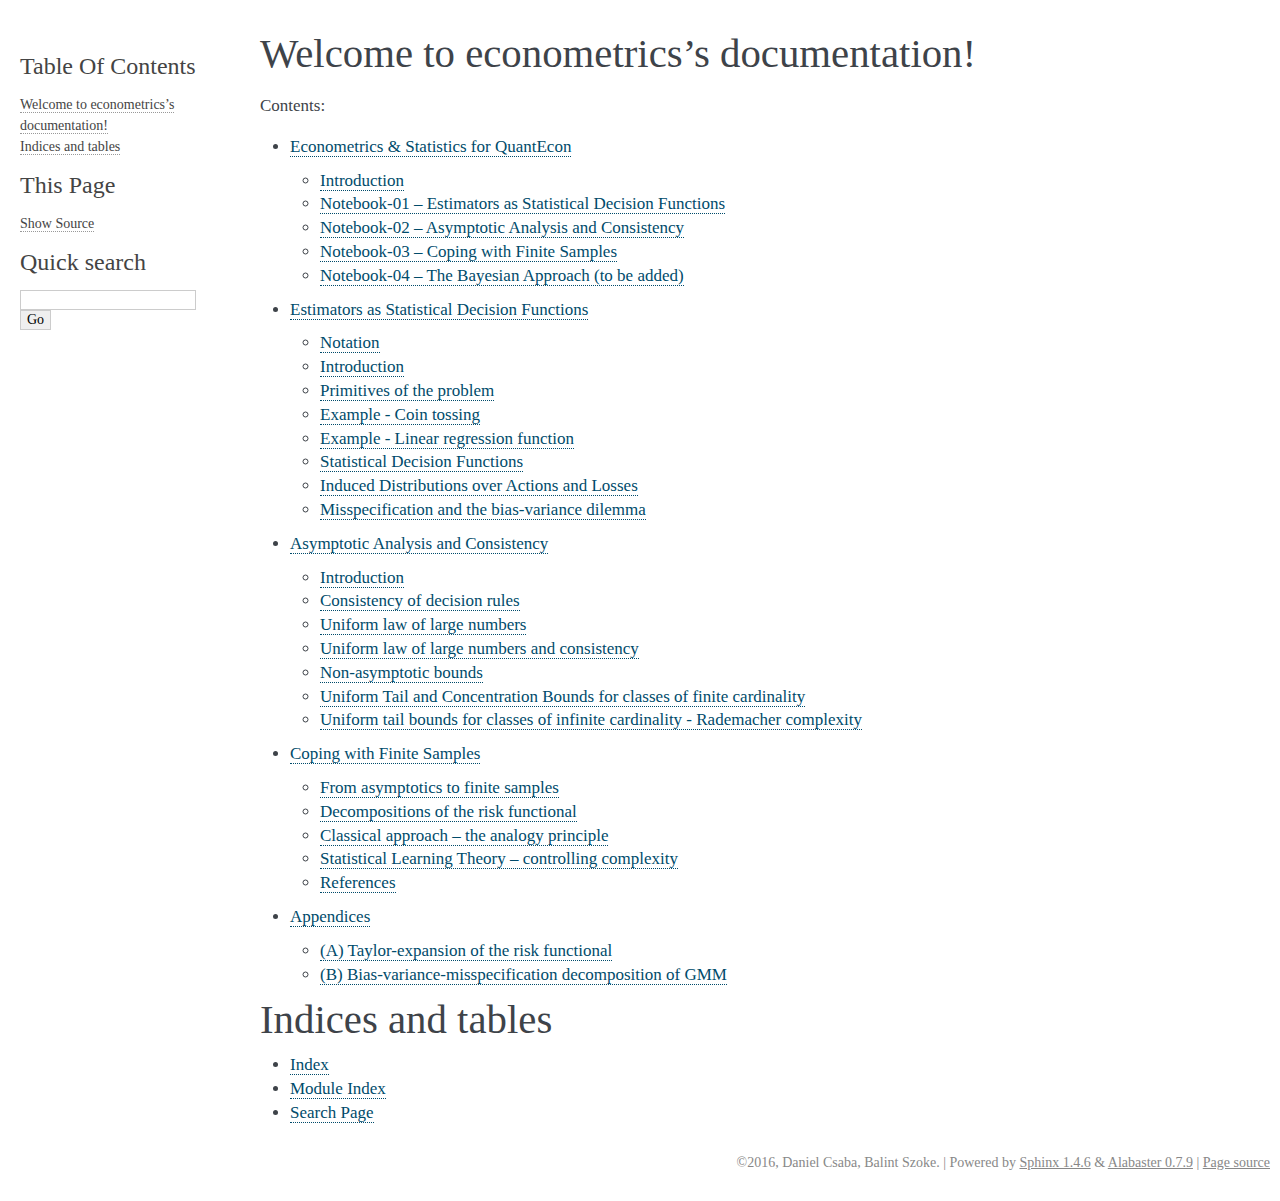
<file: _build/html/index.html>
<!DOCTYPE html PUBLIC "-//W3C//DTD XHTML 1.0 Transitional//EN"
  "http://www.w3.org/TR/xhtml1/DTD/xhtml1-transitional.dtd">


<html xmlns="http://www.w3.org/1999/xhtml">
  <head>
    <meta http-equiv="Content-Type" content="text/html; charset=utf-8" />
    
    <title>Welcome to econometrics’s documentation! &#8212; econometrics 0.1 documentation</title>
    
    <link rel="stylesheet" href="_static/alabaster.css" type="text/css" />
    <link rel="stylesheet" href="_static/pygments.css" type="text/css" />
    
    <script type="text/javascript">
      var DOCUMENTATION_OPTIONS = {
        URL_ROOT:    './',
        VERSION:     '0.1',
        COLLAPSE_INDEX: false,
        FILE_SUFFIX: '.html',
        HAS_SOURCE:  true
      };
    </script>
    <script type="text/javascript" src="_static/jquery.js"></script>
    <script type="text/javascript" src="_static/underscore.js"></script>
    <script type="text/javascript" src="_static/doctools.js"></script>
    <script type="text/javascript" src="https://cdn.mathjax.org/mathjax/latest/MathJax.js?config=TeX-AMS-MML_HTMLorMML"></script>
    <link rel="top" title="econometrics 0.1 documentation" href="#" />
    <link rel="next" title="Econometrics &amp; Statistics for QuantEcon" href="Notebook_00_introduction/introduction.html" />
   
  <link rel="stylesheet" href="_static/custom.css" type="text/css" />
  
  
  <meta name="viewport" content="width=device-width, initial-scale=0.9, maximum-scale=0.9" />

  </head>
  <body role="document">
  

    <div class="document">
      <div class="documentwrapper">
        <div class="bodywrapper">
          <div class="body" role="main">
            
  <div class="section" id="welcome-to-econometrics-s-documentation">
<h1>Welcome to econometrics&#8217;s documentation!<a class="headerlink" href="#welcome-to-econometrics-s-documentation" title="Permalink to this headline">¶</a></h1>
<p>Contents:</p>
<div class="toctree-wrapper compound">
<ul>
<li class="toctree-l1"><a class="reference internal" href="Notebook_00_introduction/introduction.html">Econometrics &amp; Statistics for QuantEcon</a><ul>
<li class="toctree-l2"><a class="reference internal" href="Notebook_00_introduction/introduction.html#introduction">Introduction</a></li>
<li class="toctree-l2"><a class="reference internal" href="Notebook_00_introduction/introduction.html#notebook-01-estimators-as-statistical-decision-functions">Notebook-01 &#8211; Estimators as Statistical Decision Functions</a></li>
<li class="toctree-l2"><a class="reference internal" href="Notebook_00_introduction/introduction.html#notebook-02-asymptotic-analysis-and-consistency">Notebook-02 &#8211; Asymptotic Analysis and Consistency</a></li>
<li class="toctree-l2"><a class="reference internal" href="Notebook_00_introduction/introduction.html#notebook-03-coping-with-finite-samples">Notebook-03 &#8211; Coping with Finite Samples</a></li>
<li class="toctree-l2"><a class="reference internal" href="Notebook_00_introduction/introduction.html#notebook-04-the-bayesian-approach-to-be-added">Notebook-04 &#8211; The Bayesian Approach (to be added)</a></li>
</ul>
</li>
<li class="toctree-l1"><a class="reference internal" href="Notebook_01_wald/statistical_decision_functions_text.html">Estimators as Statistical Decision Functions</a><ul>
<li class="toctree-l2"><a class="reference internal" href="Notebook_01_wald/statistical_decision_functions_text.html#notation">Notation</a></li>
<li class="toctree-l2"><a class="reference internal" href="Notebook_01_wald/statistical_decision_functions_text.html#introduction">Introduction</a></li>
<li class="toctree-l2"><a class="reference internal" href="Notebook_01_wald/statistical_decision_functions_text.html#primitives-of-the-problem">Primitives of the problem</a></li>
<li class="toctree-l2"><a class="reference internal" href="Notebook_01_wald/statistical_decision_functions_text.html#example-coin-tossing">Example - Coin tossing</a></li>
<li class="toctree-l2"><a class="reference internal" href="Notebook_01_wald/statistical_decision_functions_text.html#example-linear-regression-function">Example - Linear regression function</a></li>
<li class="toctree-l2"><a class="reference internal" href="Notebook_01_wald/statistical_decision_functions_text.html#statistical-decision-functions">Statistical Decision Functions</a></li>
<li class="toctree-l2"><a class="reference internal" href="Notebook_01_wald/statistical_decision_functions_text.html#induced-distributions-over-actions-and-losses">Induced Distributions over Actions and Losses</a></li>
<li class="toctree-l2"><a class="reference internal" href="Notebook_01_wald/statistical_decision_functions_text.html#misspecification-and-the-bias-variance-dilemma">Misspecification and the bias-variance dilemma</a></li>
</ul>
</li>
<li class="toctree-l1"><a class="reference internal" href="Notebook_02_asymptotics/asymptotic_analysis_text.html">Asymptotic Analysis and Consistency</a><ul>
<li class="toctree-l2"><a class="reference internal" href="Notebook_02_asymptotics/asymptotic_analysis_text.html#introduction">Introduction</a></li>
<li class="toctree-l2"><a class="reference internal" href="Notebook_02_asymptotics/asymptotic_analysis_text.html#consistency-of-decision-rules">Consistency of decision rules</a></li>
<li class="toctree-l2"><a class="reference internal" href="Notebook_02_asymptotics/asymptotic_analysis_text.html#uniform-law-of-large-numbers">Uniform law of large numbers</a></li>
<li class="toctree-l2"><a class="reference internal" href="Notebook_02_asymptotics/asymptotic_analysis_text.html#uniform-law-of-large-numbers-and-consistency">Uniform law of large numbers and consistency</a></li>
<li class="toctree-l2"><a class="reference internal" href="Notebook_02_asymptotics/asymptotic_analysis_text.html#non-asymptotic-bounds">Non-asymptotic bounds</a></li>
<li class="toctree-l2"><a class="reference internal" href="Notebook_02_asymptotics/asymptotic_analysis_text.html#uniform-tail-and-concentration-bounds-for-classes-of-finite-cardinality">Uniform Tail and Concentration Bounds for classes of finite cardinality</a></li>
<li class="toctree-l2"><a class="reference internal" href="Notebook_02_asymptotics/asymptotic_analysis_text.html#uniform-tail-bounds-for-classes-of-infinite-cardinality-rademacher-complexity">Uniform tail bounds for classes of infinite cardinality - Rademacher complexity</a></li>
</ul>
</li>
<li class="toctree-l1"><a class="reference internal" href="Notebook_03_finite/finite_text.html">Coping with Finite Samples</a><ul>
<li class="toctree-l2"><a class="reference internal" href="Notebook_03_finite/finite_text.html#from-asymptotics-to-finite-samples">From asymptotics to finite samples</a></li>
<li class="toctree-l2"><a class="reference internal" href="Notebook_03_finite/finite_text.html#decompositions-of-the-risk-functional">Decompositions of the risk functional</a></li>
<li class="toctree-l2"><a class="reference internal" href="Notebook_03_finite/finite_text.html#classical-approach-the-analogy-principle">Classical approach &#8211; the analogy principle</a></li>
<li class="toctree-l2"><a class="reference internal" href="Notebook_03_finite/finite_text.html#statistical-learning-theory-controlling-complexity">Statistical Learning Theory &#8211; controlling complexity</a></li>
<li class="toctree-l2"><a class="reference internal" href="Notebook_03_finite/finite_text.html#references">References</a></li>
</ul>
</li>
<li class="toctree-l1"><a class="reference internal" href="Notebook_03_finite/finite_text.html#appendices">Appendices</a><ul>
<li class="toctree-l2"><a class="reference internal" href="Notebook_03_finite/finite_text.html#a-taylor-expansion-of-the-risk-functional">(A) Taylor-expansion of the risk functional</a></li>
<li class="toctree-l2"><a class="reference internal" href="Notebook_03_finite/finite_text.html#b-bias-variance-misspecification-decomposition-of-gmm">(B) Bias-variance-misspecification decomposition of GMM</a></li>
</ul>
</li>
</ul>
</div>
</div>
<div class="section" id="indices-and-tables">
<h1>Indices and tables<a class="headerlink" href="#indices-and-tables" title="Permalink to this headline">¶</a></h1>
<ul class="simple">
<li><a class="reference internal" href="genindex.html"><span class="std std-ref">Index</span></a></li>
<li><a class="reference internal" href="py-modindex.html"><span class="std std-ref">Module Index</span></a></li>
<li><a class="reference internal" href="search.html"><span class="std std-ref">Search Page</span></a></li>
</ul>
</div>


          </div>
        </div>
      </div>
      <div class="sphinxsidebar" role="navigation" aria-label="main navigation">
        <div class="sphinxsidebarwrapper">
  <h3><a href="#">Table Of Contents</a></h3>
  <ul>
<li><a class="reference internal" href="#">Welcome to econometrics&#8217;s documentation!</a></li>
<li><a class="reference internal" href="#indices-and-tables">Indices and tables</a></li>
</ul>
<div class="relations">
<h3>Related Topics</h3>
<ul>
  <li><a href="#">Documentation overview</a><ul>
      <li>Next: <a href="Notebook_00_introduction/introduction.html" title="next chapter">Econometrics &amp; Statistics for QuantEcon</a></li>
  </ul></li>
</ul>
</div>
  <div role="note" aria-label="source link">
    <h3>This Page</h3>
    <ul class="this-page-menu">
      <li><a href="_sources/index.txt"
            rel="nofollow">Show Source</a></li>
    </ul>
   </div>
<div id="searchbox" style="display: none" role="search">
  <h3>Quick search</h3>
    <form class="search" action="search.html" method="get">
      <div><input type="text" name="q" /></div>
      <div><input type="submit" value="Go" /></div>
      <input type="hidden" name="check_keywords" value="yes" />
      <input type="hidden" name="area" value="default" />
    </form>
</div>
<script type="text/javascript">$('#searchbox').show(0);</script>
        </div>
      </div>
      <div class="clearer"></div>
    </div>
    <div class="footer">
      &copy;2016, Daniel Csaba, Balint Szoke.
      
      |
      Powered by <a href="http://sphinx-doc.org/">Sphinx 1.4.6</a>
      &amp; <a href="https://github.com/bitprophet/alabaster">Alabaster 0.7.9</a>
      
      |
      <a href="_sources/index.txt"
          rel="nofollow">Page source</a>
    </div>

    

    
  </body>
</html>
</file>
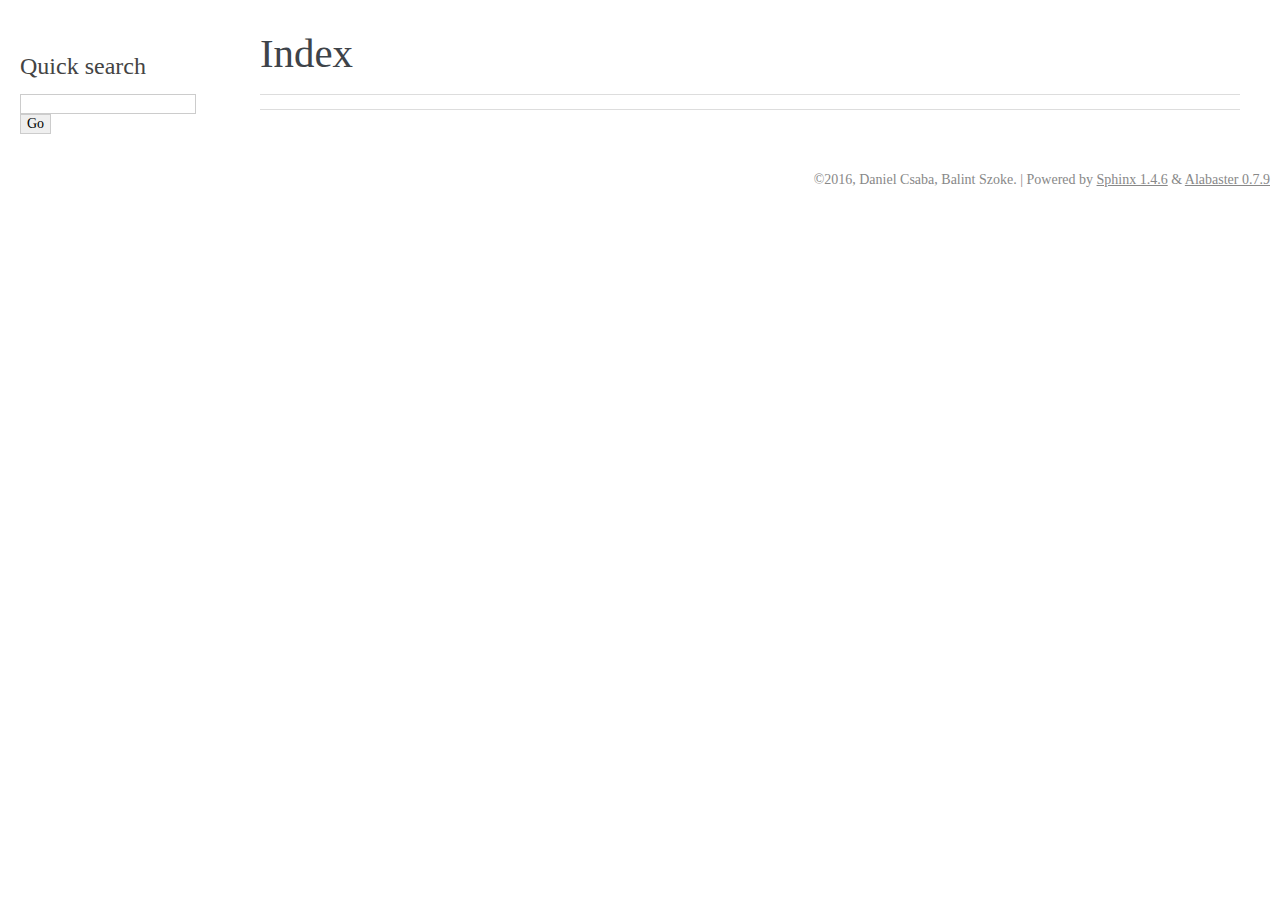
<file: _build/html/genindex.html>
<!DOCTYPE html PUBLIC "-//W3C//DTD XHTML 1.0 Transitional//EN"
  "http://www.w3.org/TR/xhtml1/DTD/xhtml1-transitional.dtd">


<html xmlns="http://www.w3.org/1999/xhtml">
  <head>
    <meta http-equiv="Content-Type" content="text/html; charset=utf-8" />
    
    <title>Index &#8212; econometrics 0.1 documentation</title>
    
    <link rel="stylesheet" href="_static/alabaster.css" type="text/css" />
    <link rel="stylesheet" href="_static/pygments.css" type="text/css" />
    
    <script type="text/javascript">
      var DOCUMENTATION_OPTIONS = {
        URL_ROOT:    './',
        VERSION:     '0.1',
        COLLAPSE_INDEX: false,
        FILE_SUFFIX: '.html',
        HAS_SOURCE:  true
      };
    </script>
    <script type="text/javascript" src="_static/jquery.js"></script>
    <script type="text/javascript" src="_static/underscore.js"></script>
    <script type="text/javascript" src="_static/doctools.js"></script>
    <script type="text/javascript" src="https://cdn.mathjax.org/mathjax/latest/MathJax.js?config=TeX-AMS-MML_HTMLorMML"></script>
    <link rel="top" title="econometrics 0.1 documentation" href="index.html" />
   
  <link rel="stylesheet" href="_static/custom.css" type="text/css" />
  
  
  <meta name="viewport" content="width=device-width, initial-scale=0.9, maximum-scale=0.9" />

  </head>
  <body role="document">
  

    <div class="document">
      <div class="documentwrapper">
        <div class="bodywrapper">
          <div class="body" role="main">
            

<h1 id="index">Index</h1>

<div class="genindex-jumpbox">
 
</div>


          </div>
        </div>
      </div>
      <div class="sphinxsidebar" role="navigation" aria-label="main navigation">
        <div class="sphinxsidebarwrapper">

   <div class="relations">
<h3>Related Topics</h3>
<ul>
  <li><a href="index.html">Documentation overview</a><ul>
  </ul></li>
</ul>
</div>

<div id="searchbox" style="display: none" role="search">
  <h3>Quick search</h3>
    <form class="search" action="search.html" method="get">
      <div><input type="text" name="q" /></div>
      <div><input type="submit" value="Go" /></div>
      <input type="hidden" name="check_keywords" value="yes" />
      <input type="hidden" name="area" value="default" />
    </form>
</div>
<script type="text/javascript">$('#searchbox').show(0);</script>
        </div>
      </div>
      <div class="clearer"></div>
    </div>
    <div class="footer">
      &copy;2016, Daniel Csaba, Balint Szoke.
      
      |
      Powered by <a href="http://sphinx-doc.org/">Sphinx 1.4.6</a>
      &amp; <a href="https://github.com/bitprophet/alabaster">Alabaster 0.7.9</a>
      
    </div>

    

    
  </body>
</html>
</file>
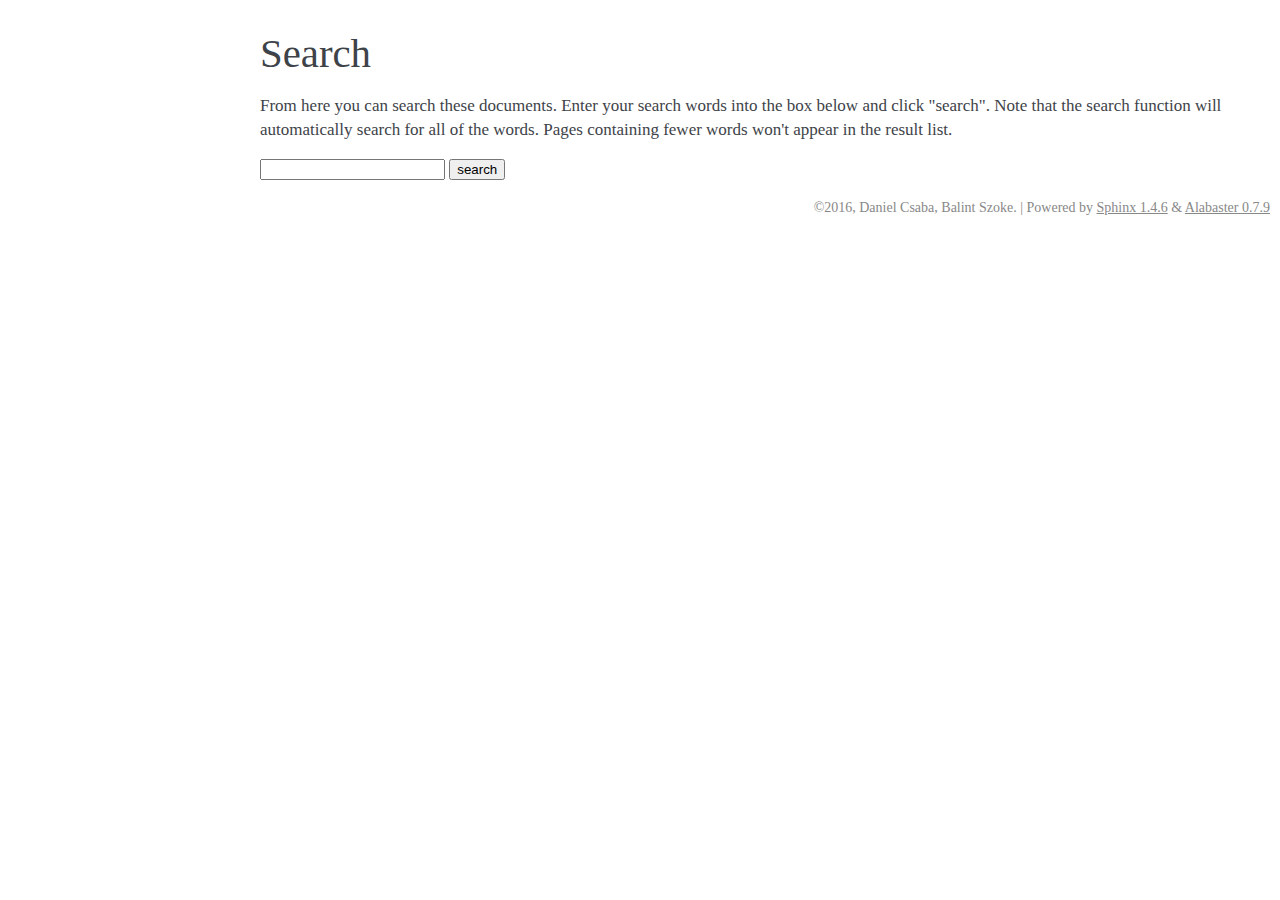
<file: _build/html/search.html>
<!DOCTYPE html PUBLIC "-//W3C//DTD XHTML 1.0 Transitional//EN"
  "http://www.w3.org/TR/xhtml1/DTD/xhtml1-transitional.dtd">


<html xmlns="http://www.w3.org/1999/xhtml">
  <head>
    <meta http-equiv="Content-Type" content="text/html; charset=utf-8" />
    
    <title>Search &#8212; econometrics 0.1 documentation</title>
    
    <link rel="stylesheet" href="_static/alabaster.css" type="text/css" />
    <link rel="stylesheet" href="_static/pygments.css" type="text/css" />
    
    <script type="text/javascript">
      var DOCUMENTATION_OPTIONS = {
        URL_ROOT:    './',
        VERSION:     '0.1',
        COLLAPSE_INDEX: false,
        FILE_SUFFIX: '.html',
        HAS_SOURCE:  true
      };
    </script>
    <script type="text/javascript" src="_static/jquery.js"></script>
    <script type="text/javascript" src="_static/underscore.js"></script>
    <script type="text/javascript" src="_static/doctools.js"></script>
    <script type="text/javascript" src="https://cdn.mathjax.org/mathjax/latest/MathJax.js?config=TeX-AMS-MML_HTMLorMML"></script>
    <script type="text/javascript" src="_static/searchtools.js"></script>
    <link rel="top" title="econometrics 0.1 documentation" href="index.html" />
  <script type="text/javascript">
    jQuery(function() { Search.loadIndex("searchindex.js"); });
  </script>
  
  <script type="text/javascript" id="searchindexloader"></script>
  
   
  <link rel="stylesheet" href="_static/custom.css" type="text/css" />
  
  
  <meta name="viewport" content="width=device-width, initial-scale=0.9, maximum-scale=0.9" />


  </head>
  <body role="document">
  

    <div class="document">
      <div class="documentwrapper">
        <div class="bodywrapper">
          <div class="body" role="main">
            
  <h1 id="search-documentation">Search</h1>
  <div id="fallback" class="admonition warning">
  <script type="text/javascript">$('#fallback').hide();</script>
  <p>
    Please activate JavaScript to enable the search
    functionality.
  </p>
  </div>
  <p>
    From here you can search these documents. Enter your search
    words into the box below and click "search". Note that the search
    function will automatically search for all of the words. Pages
    containing fewer words won't appear in the result list.
  </p>
  <form action="" method="get">
    <input type="text" name="q" value="" />
    <input type="submit" value="search" />
    <span id="search-progress" style="padding-left: 10px"></span>
  </form>
  
  <div id="search-results">
  
  </div>

          </div>
        </div>
      </div>
      <div class="sphinxsidebar" role="navigation" aria-label="main navigation">
        <div class="sphinxsidebarwrapper"><div class="relations">
<h3>Related Topics</h3>
<ul>
  <li><a href="index.html">Documentation overview</a><ul>
  </ul></li>
</ul>
</div>
        </div>
      </div>
      <div class="clearer"></div>
    </div>
    <div class="footer">
      &copy;2016, Daniel Csaba, Balint Szoke.
      
      |
      Powered by <a href="http://sphinx-doc.org/">Sphinx 1.4.6</a>
      &amp; <a href="https://github.com/bitprophet/alabaster">Alabaster 0.7.9</a>
      
    </div>

    

    
  </body>
</html>
</file>
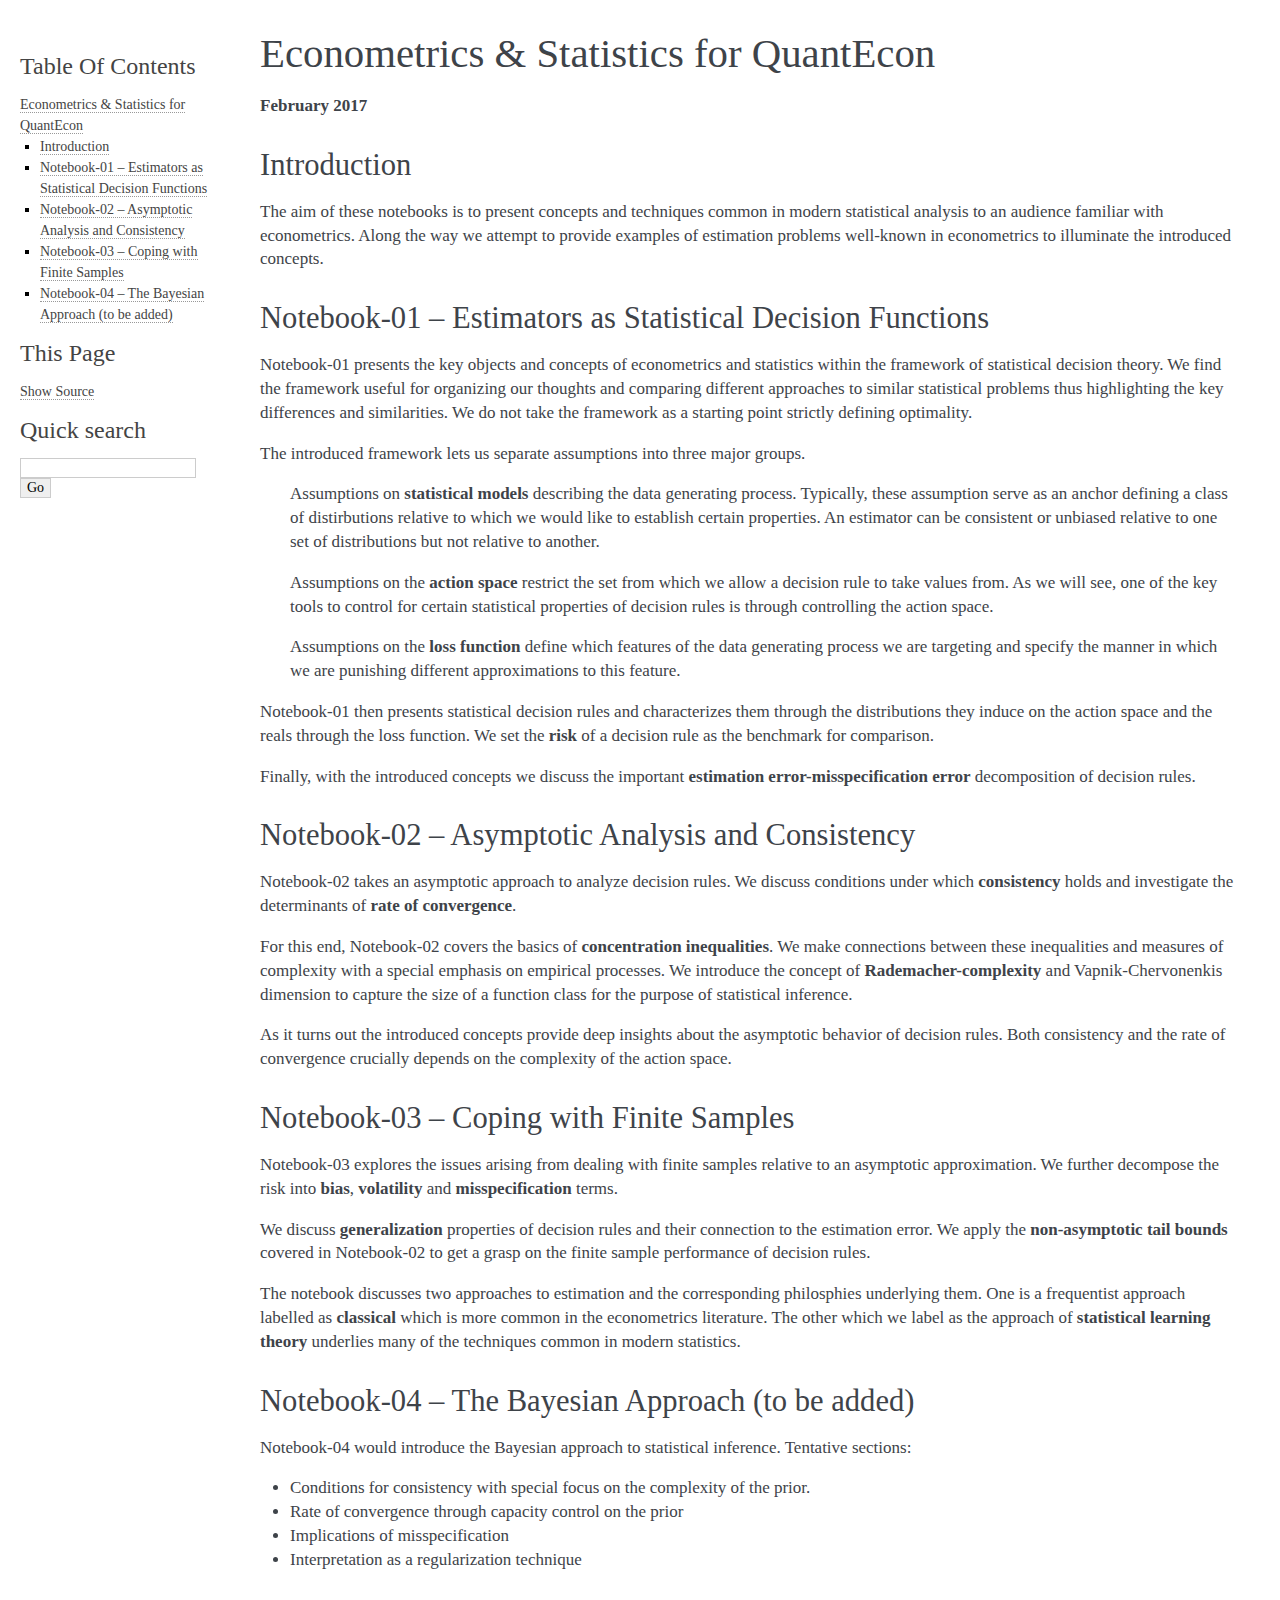
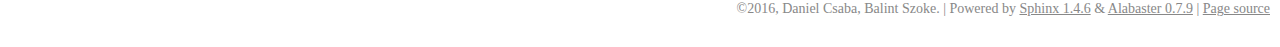
<file: _build/html/Notebook_00_introduction/introduction.html>
<!DOCTYPE html PUBLIC "-//W3C//DTD XHTML 1.0 Transitional//EN"
  "http://www.w3.org/TR/xhtml1/DTD/xhtml1-transitional.dtd">


<html xmlns="http://www.w3.org/1999/xhtml">
  <head>
    <meta http-equiv="Content-Type" content="text/html; charset=utf-8" />
    
    <title>Econometrics &amp; Statistics for QuantEcon &#8212; econometrics 0.1 documentation</title>
    
    <link rel="stylesheet" href="../_static/alabaster.css" type="text/css" />
    <link rel="stylesheet" href="../_static/pygments.css" type="text/css" />
    
    <script type="text/javascript">
      var DOCUMENTATION_OPTIONS = {
        URL_ROOT:    '../',
        VERSION:     '0.1',
        COLLAPSE_INDEX: false,
        FILE_SUFFIX: '.html',
        HAS_SOURCE:  true
      };
    </script>
    <script type="text/javascript" src="../_static/jquery.js"></script>
    <script type="text/javascript" src="../_static/underscore.js"></script>
    <script type="text/javascript" src="../_static/doctools.js"></script>
    <script type="text/javascript" src="https://cdn.mathjax.org/mathjax/latest/MathJax.js?config=TeX-AMS-MML_HTMLorMML"></script>
    <link rel="top" title="econometrics 0.1 documentation" href="../index.html" />
    <link rel="next" title="Estimators as Statistical Decision Functions" href="../Notebook_01_wald/statistical_decision_functions_text.html" />
    <link rel="prev" title="Welcome to econometrics’s documentation!" href="../index.html" />
   
  <link rel="stylesheet" href="../_static/custom.css" type="text/css" />
  
  
  <meta name="viewport" content="width=device-width, initial-scale=0.9, maximum-scale=0.9" />

  </head>
  <body role="document">
  

    <div class="document">
      <div class="documentwrapper">
        <div class="bodywrapper">
          <div class="body" role="main">
            
  <div class="section" id="econometrics-statistics-for-quantecon">
<h1>Econometrics &amp; Statistics for QuantEcon<a class="headerlink" href="#econometrics-statistics-for-quantecon" title="Permalink to this headline">¶</a></h1>
<p><strong>February 2017</strong></p>
<div class="section" id="introduction">
<h2>Introduction<a class="headerlink" href="#introduction" title="Permalink to this headline">¶</a></h2>
<p>The aim of these notebooks is to present concepts and techniques common
in modern statistical analysis to an audience familiar with
econometrics. Along the way we attempt to provide examples of estimation
problems well-known in econometrics to illuminate the introduced
concepts.</p>
</div>
<div class="section" id="notebook-01-estimators-as-statistical-decision-functions">
<h2>Notebook-01 &#8211; Estimators as Statistical Decision Functions<a class="headerlink" href="#notebook-01-estimators-as-statistical-decision-functions" title="Permalink to this headline">¶</a></h2>
<p>Notebook-01 presents the key objects and concepts of econometrics and
statistics within the framework of statistical decision theory. We find
the framework useful for organizing our thoughts and comparing different
approaches to similar statistical problems thus highlighting the key
differences and similarities. We do not take the framework as a starting
point strictly defining optimality.</p>
<p>The introduced framework lets us separate assumptions into three major
groups.</p>
<blockquote>
<div><p>Assumptions on <strong>statistical models</strong> describing the data generating
process. Typically, these assumption serve as an anchor defining a
class of distirbutions relative to which we would like to establish
certain properties. An estimator can be consistent or unbiased
relative to one set of distributions but not relative to another.</p>
<p>Assumptions on the <strong>action space</strong> restrict the set from which we
allow a decision rule to take values from. As we will see, one of
the key tools to control for certain statistical properties of
decision rules is through controlling the action space.</p>
<p>Assumptions on the <strong>loss function</strong> define which features of the
data generating process we are targeting and specify the manner in
which we are punishing different approximations to this feature.</p>
</div></blockquote>
<p>Notebook-01 then presents statistical decision rules and characterizes
them through the distributions they induce on the action space and the
reals through the loss function. We set the <strong>risk</strong> of a decision rule
as the benchmark for comparison.</p>
<p>Finally, with the introduced concepts we discuss the important
<strong>estimation error-misspecification error</strong> decomposition of decision
rules.</p>
</div>
<div class="section" id="notebook-02-asymptotic-analysis-and-consistency">
<h2>Notebook-02 &#8211; Asymptotic Analysis and Consistency<a class="headerlink" href="#notebook-02-asymptotic-analysis-and-consistency" title="Permalink to this headline">¶</a></h2>
<p>Notebook-02 takes an asymptotic approach to analyze decision rules. We
discuss conditions under which <strong>consistency</strong> holds and investigate the
determinants of <strong>rate of convergence</strong>.</p>
<p>For this end, Notebook-02 covers the basics of <strong>concentration
inequalities</strong>. We make connections between these inequalities and
measures of complexity with a special emphasis on empirical processes.
We introduce the concept of <strong>Rademacher-complexity</strong> and
Vapnik-Chervonenkis dimension to capture the size of a function class
for the purpose of statistical inference.</p>
<p>As it turns out the introduced concepts provide deep insights about the
asymptotic behavior of decision rules. Both consistency and the rate of
convergence crucially depends on the complexity of the action space.</p>
</div>
<div class="section" id="notebook-03-coping-with-finite-samples">
<h2>Notebook-03 &#8211; Coping with Finite Samples<a class="headerlink" href="#notebook-03-coping-with-finite-samples" title="Permalink to this headline">¶</a></h2>
<p>Notebook-03 explores the issues arising from dealing with finite samples
relative to an asymptotic approximation. We further decompose the risk
into <strong>bias</strong>, <strong>volatility</strong> and <strong>misspecification</strong> terms.</p>
<p>We discuss <strong>generalization</strong> properties of decision rules and their
connection to the estimation error. We apply the <strong>non-asymptotic tail
bounds</strong> covered in Notebook-02 to get a grasp on the finite sample
performance of decision rules.</p>
<p>The notebook discusses two approaches to estimation and the
corresponding philosphies underlying them. One is a frequentist approach
labelled as <strong>classical</strong> which is more common in the econometrics
literature. The other which we label as the approach of <strong>statistical
learning theory</strong> underlies many of the techniques common in modern
statistics.</p>
</div>
<div class="section" id="notebook-04-the-bayesian-approach-to-be-added">
<h2>Notebook-04 &#8211; The Bayesian Approach (to be added)<a class="headerlink" href="#notebook-04-the-bayesian-approach-to-be-added" title="Permalink to this headline">¶</a></h2>
<p>Notebook-04 would introduce the Bayesian approach to statistical
inference. Tentative sections:</p>
<ul class="simple">
<li>Conditions for consistency with special focus on the complexity of
the prior.</li>
<li>Rate of convergence through capacity control on the prior</li>
<li>Implications of misspecification</li>
<li>Interpretation as a regularization technique</li>
</ul>
</div>
</div>


          </div>
        </div>
      </div>
      <div class="sphinxsidebar" role="navigation" aria-label="main navigation">
        <div class="sphinxsidebarwrapper">
  <h3><a href="../index.html">Table Of Contents</a></h3>
  <ul>
<li><a class="reference internal" href="#">Econometrics &amp; Statistics for QuantEcon</a><ul>
<li><a class="reference internal" href="#introduction">Introduction</a></li>
<li><a class="reference internal" href="#notebook-01-estimators-as-statistical-decision-functions">Notebook-01 &#8211; Estimators as Statistical Decision Functions</a></li>
<li><a class="reference internal" href="#notebook-02-asymptotic-analysis-and-consistency">Notebook-02 &#8211; Asymptotic Analysis and Consistency</a></li>
<li><a class="reference internal" href="#notebook-03-coping-with-finite-samples">Notebook-03 &#8211; Coping with Finite Samples</a></li>
<li><a class="reference internal" href="#notebook-04-the-bayesian-approach-to-be-added">Notebook-04 &#8211; The Bayesian Approach (to be added)</a></li>
</ul>
</li>
</ul>
<div class="relations">
<h3>Related Topics</h3>
<ul>
  <li><a href="../index.html">Documentation overview</a><ul>
      <li>Previous: <a href="../index.html" title="previous chapter">Welcome to econometrics&#8217;s documentation!</a></li>
      <li>Next: <a href="../Notebook_01_wald/statistical_decision_functions_text.html" title="next chapter">Estimators as Statistical Decision Functions</a></li>
  </ul></li>
</ul>
</div>
  <div role="note" aria-label="source link">
    <h3>This Page</h3>
    <ul class="this-page-menu">
      <li><a href="../_sources/Notebook_00_introduction/introduction.txt"
            rel="nofollow">Show Source</a></li>
    </ul>
   </div>
<div id="searchbox" style="display: none" role="search">
  <h3>Quick search</h3>
    <form class="search" action="../search.html" method="get">
      <div><input type="text" name="q" /></div>
      <div><input type="submit" value="Go" /></div>
      <input type="hidden" name="check_keywords" value="yes" />
      <input type="hidden" name="area" value="default" />
    </form>
</div>
<script type="text/javascript">$('#searchbox').show(0);</script>
        </div>
      </div>
      <div class="clearer"></div>
    </div>
    <div class="footer">
      &copy;2016, Daniel Csaba, Balint Szoke.
      
      |
      Powered by <a href="http://sphinx-doc.org/">Sphinx 1.4.6</a>
      &amp; <a href="https://github.com/bitprophet/alabaster">Alabaster 0.7.9</a>
      
      |
      <a href="../_sources/Notebook_00_introduction/introduction.txt"
          rel="nofollow">Page source</a>
    </div>

    

    
  </body>
</html>
</file>
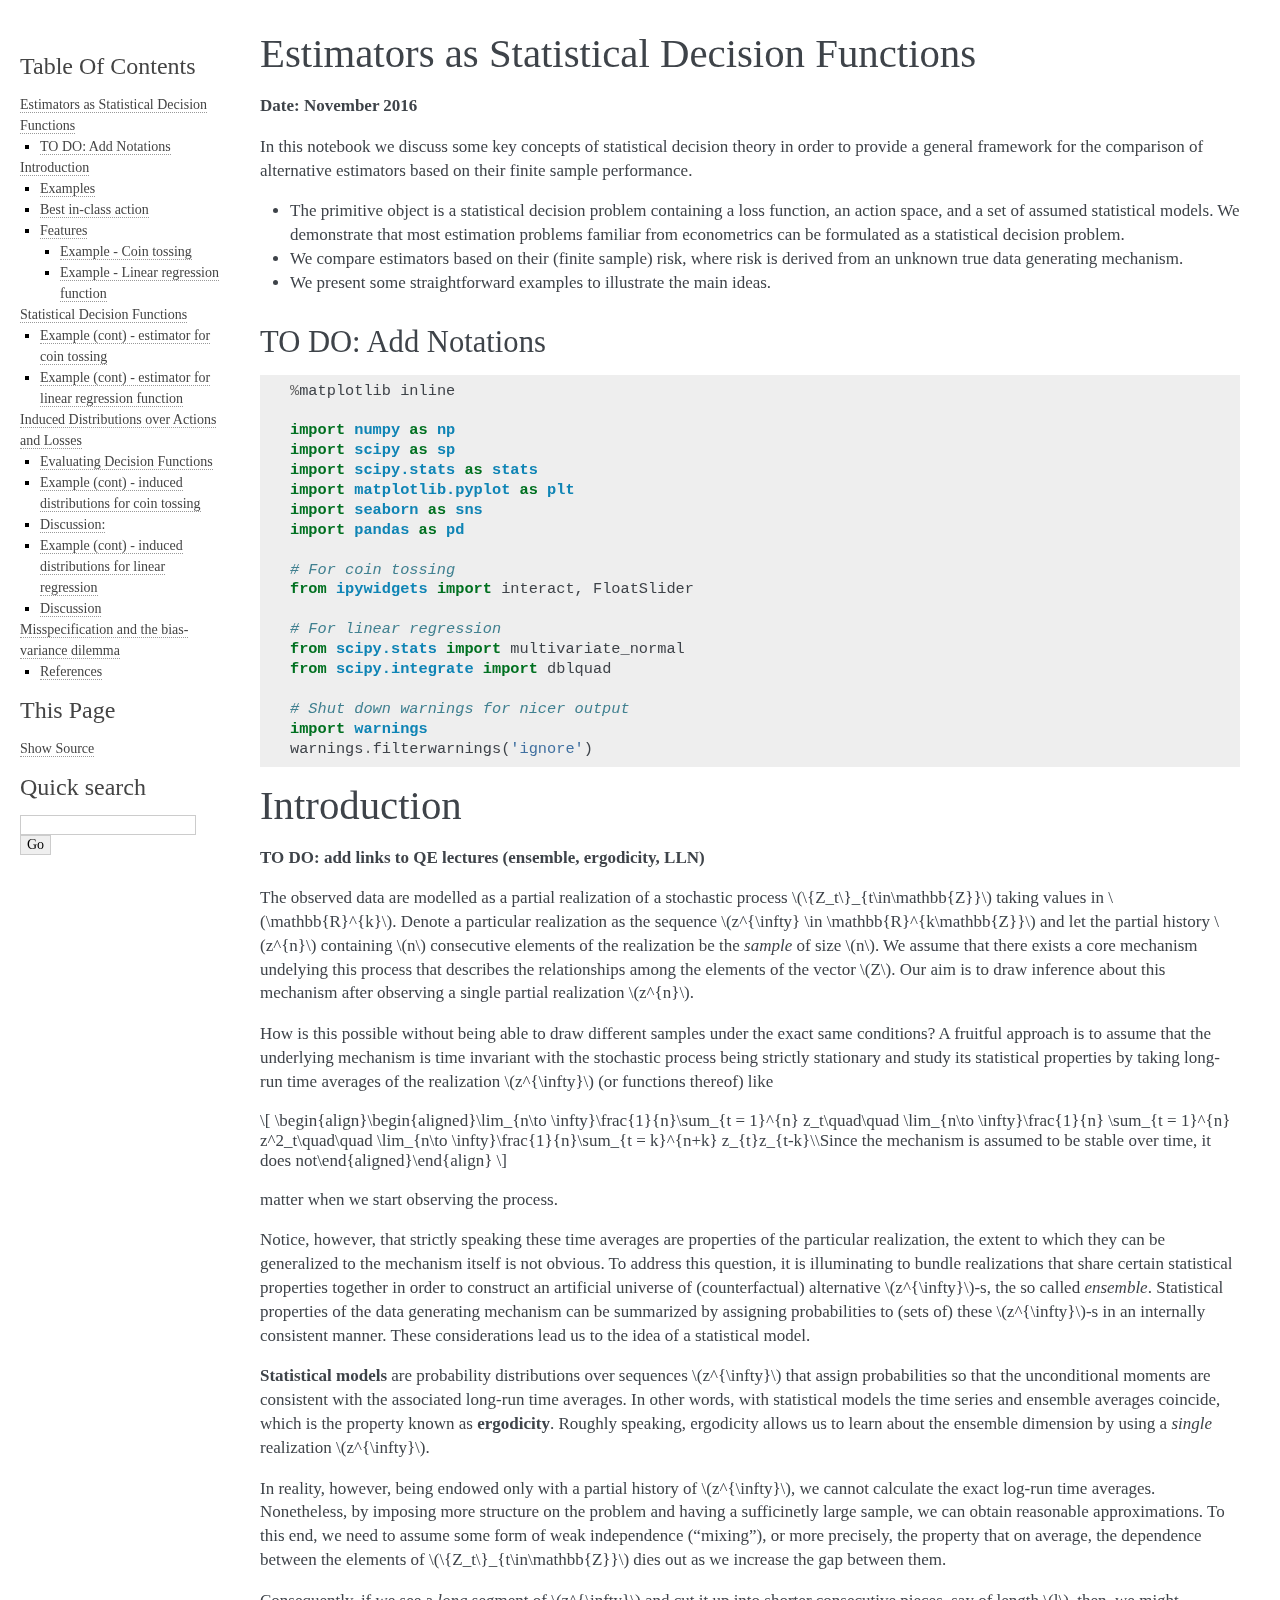
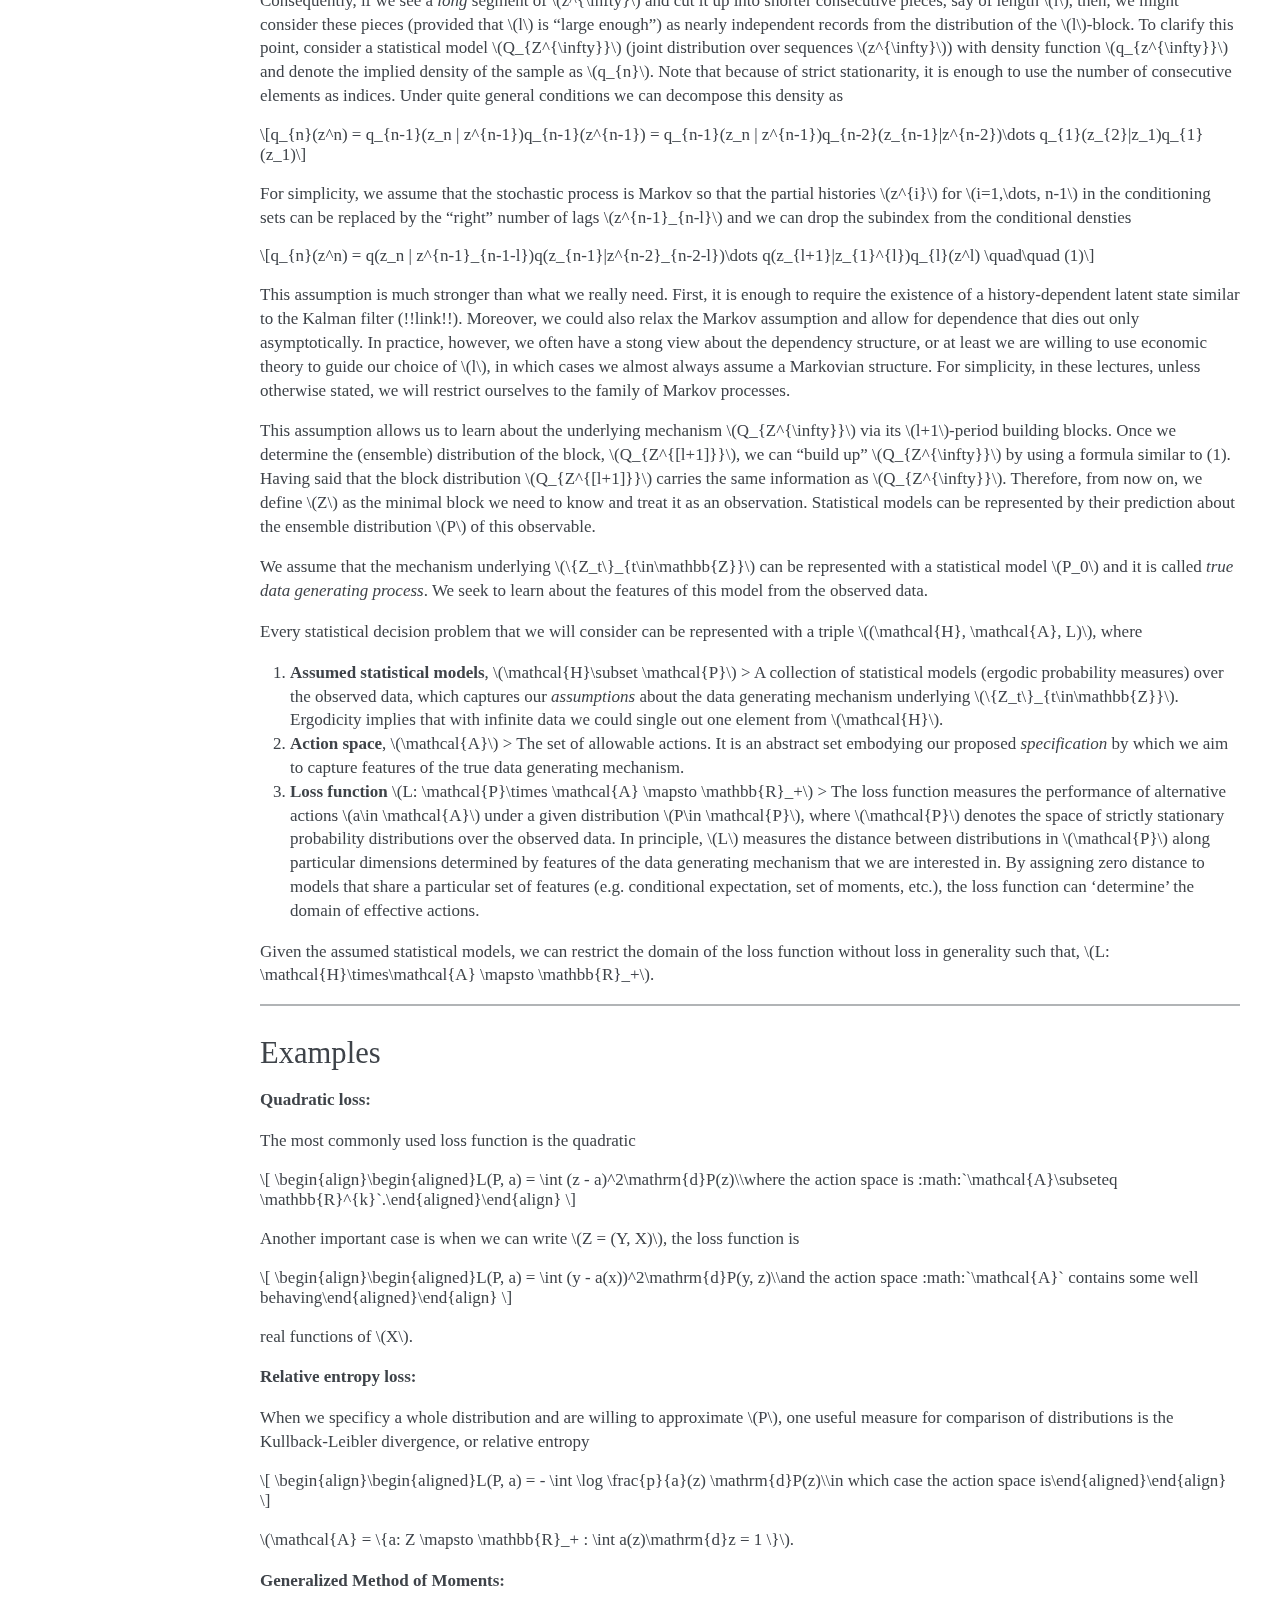
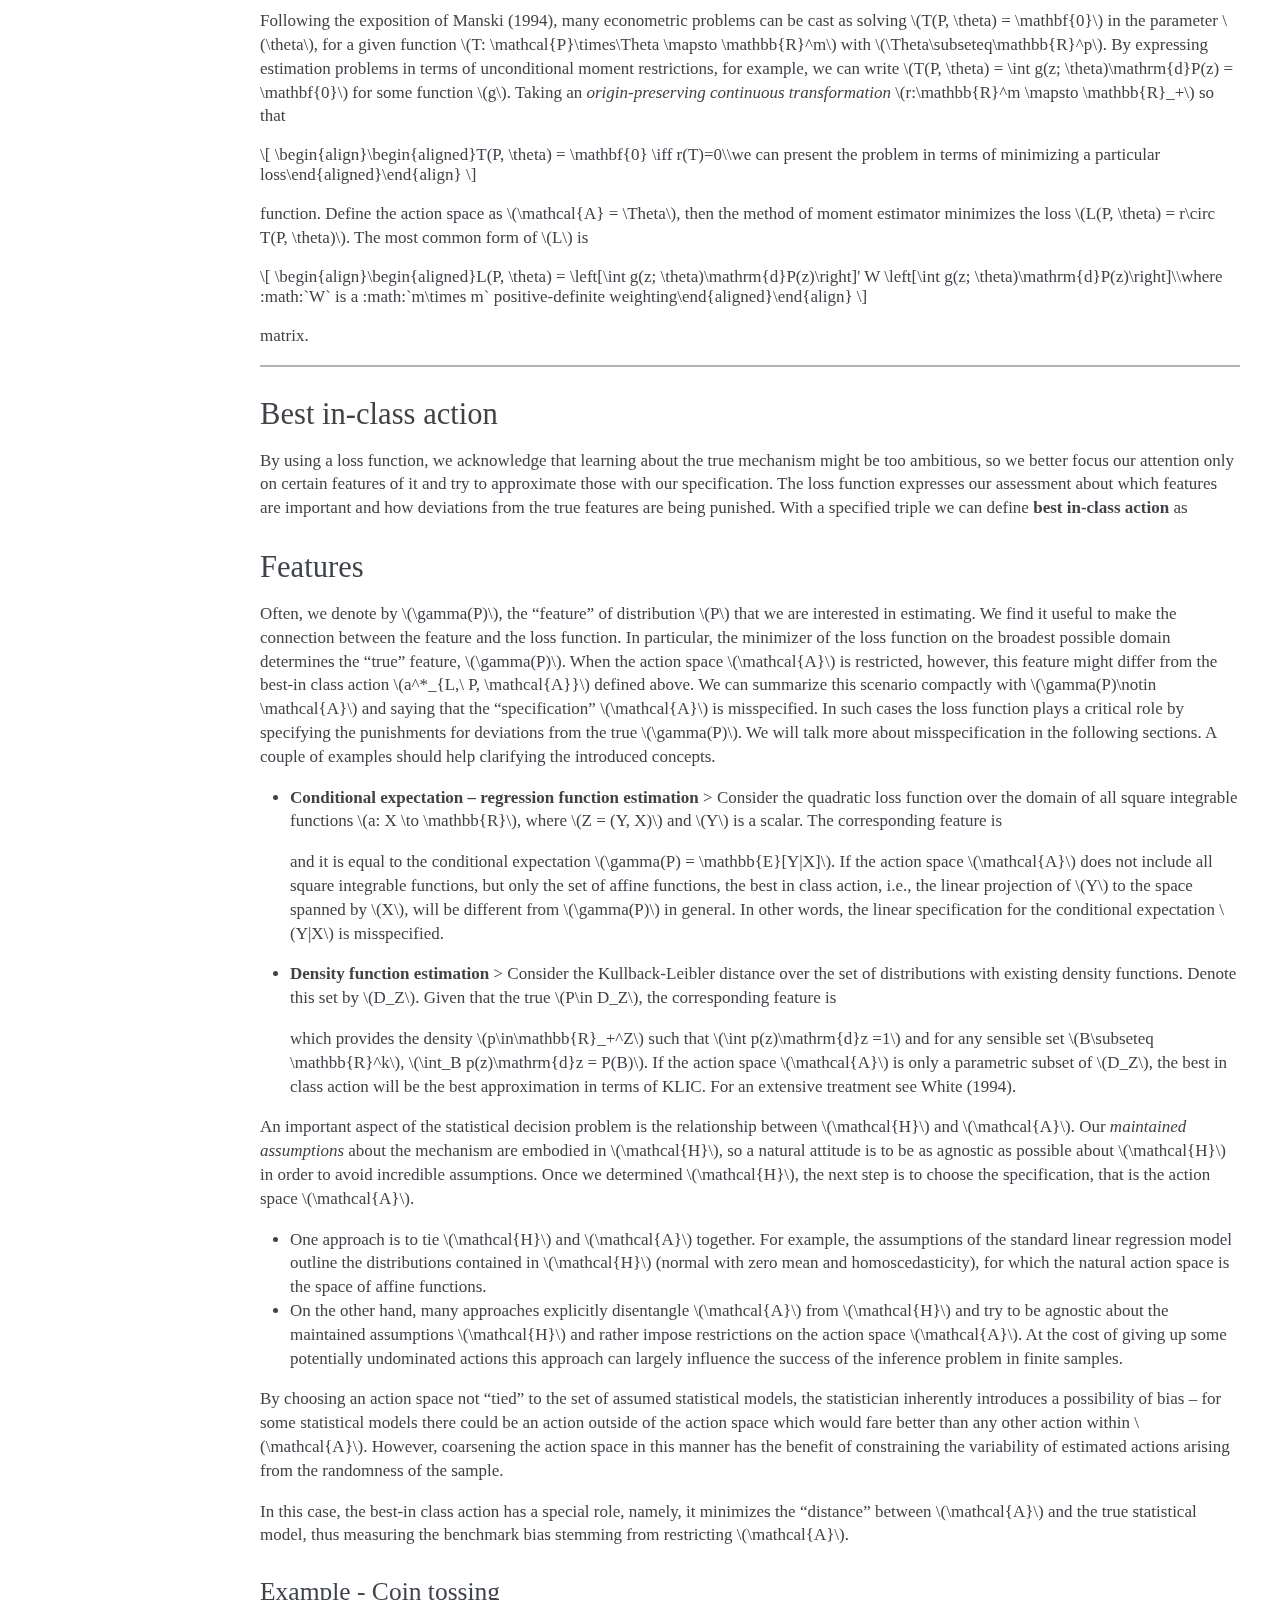
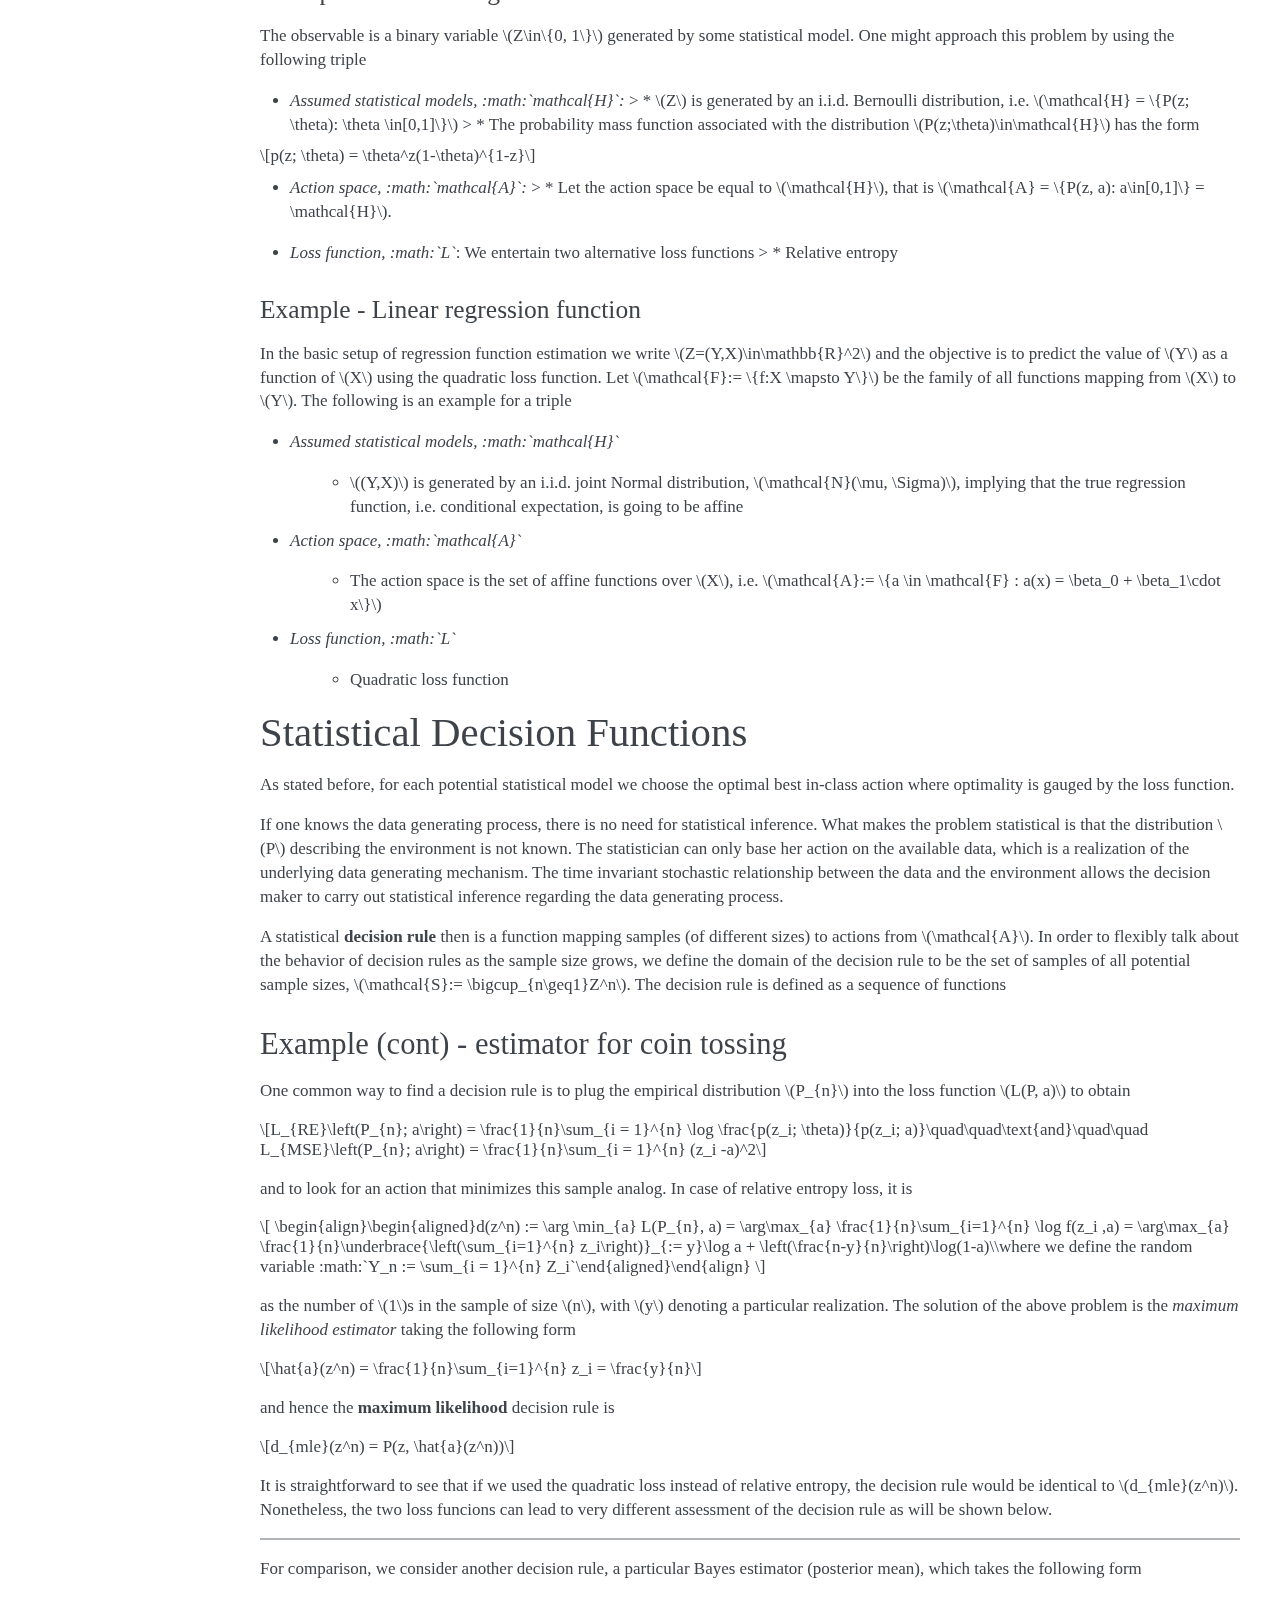
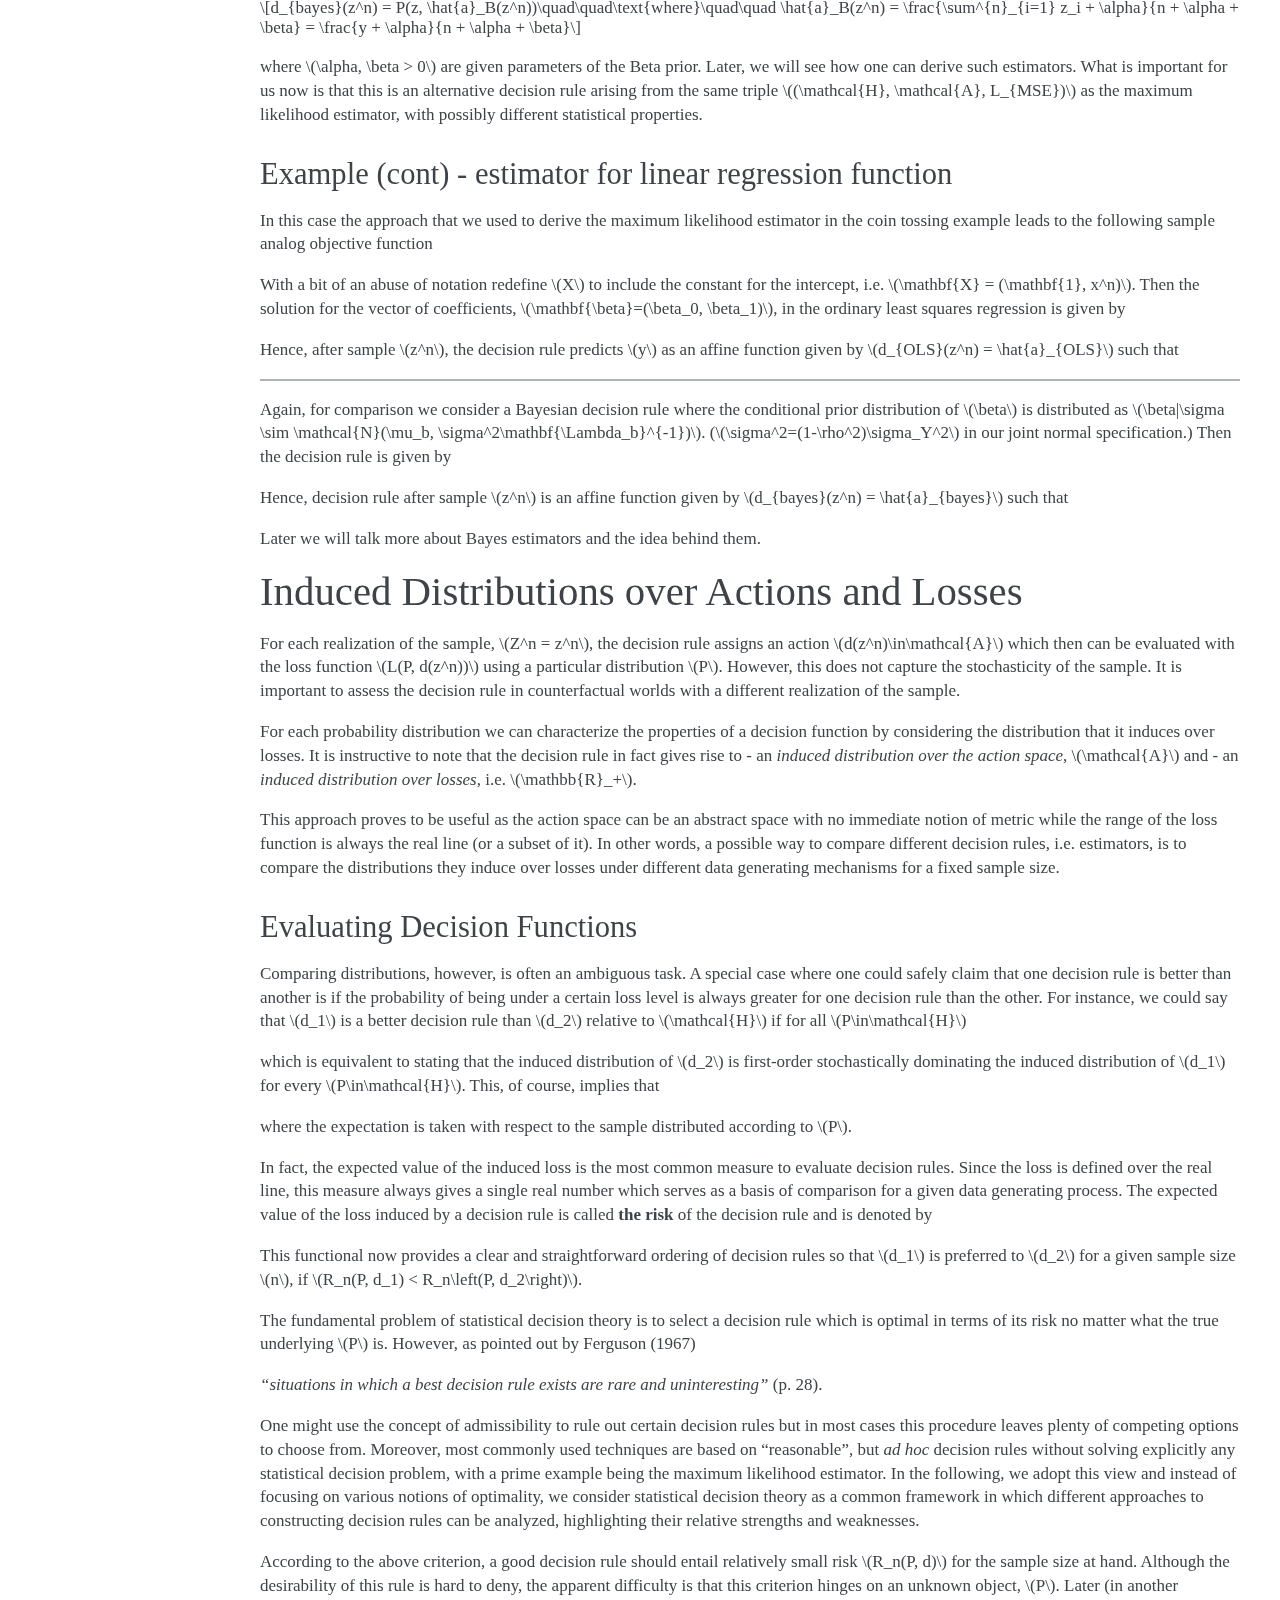
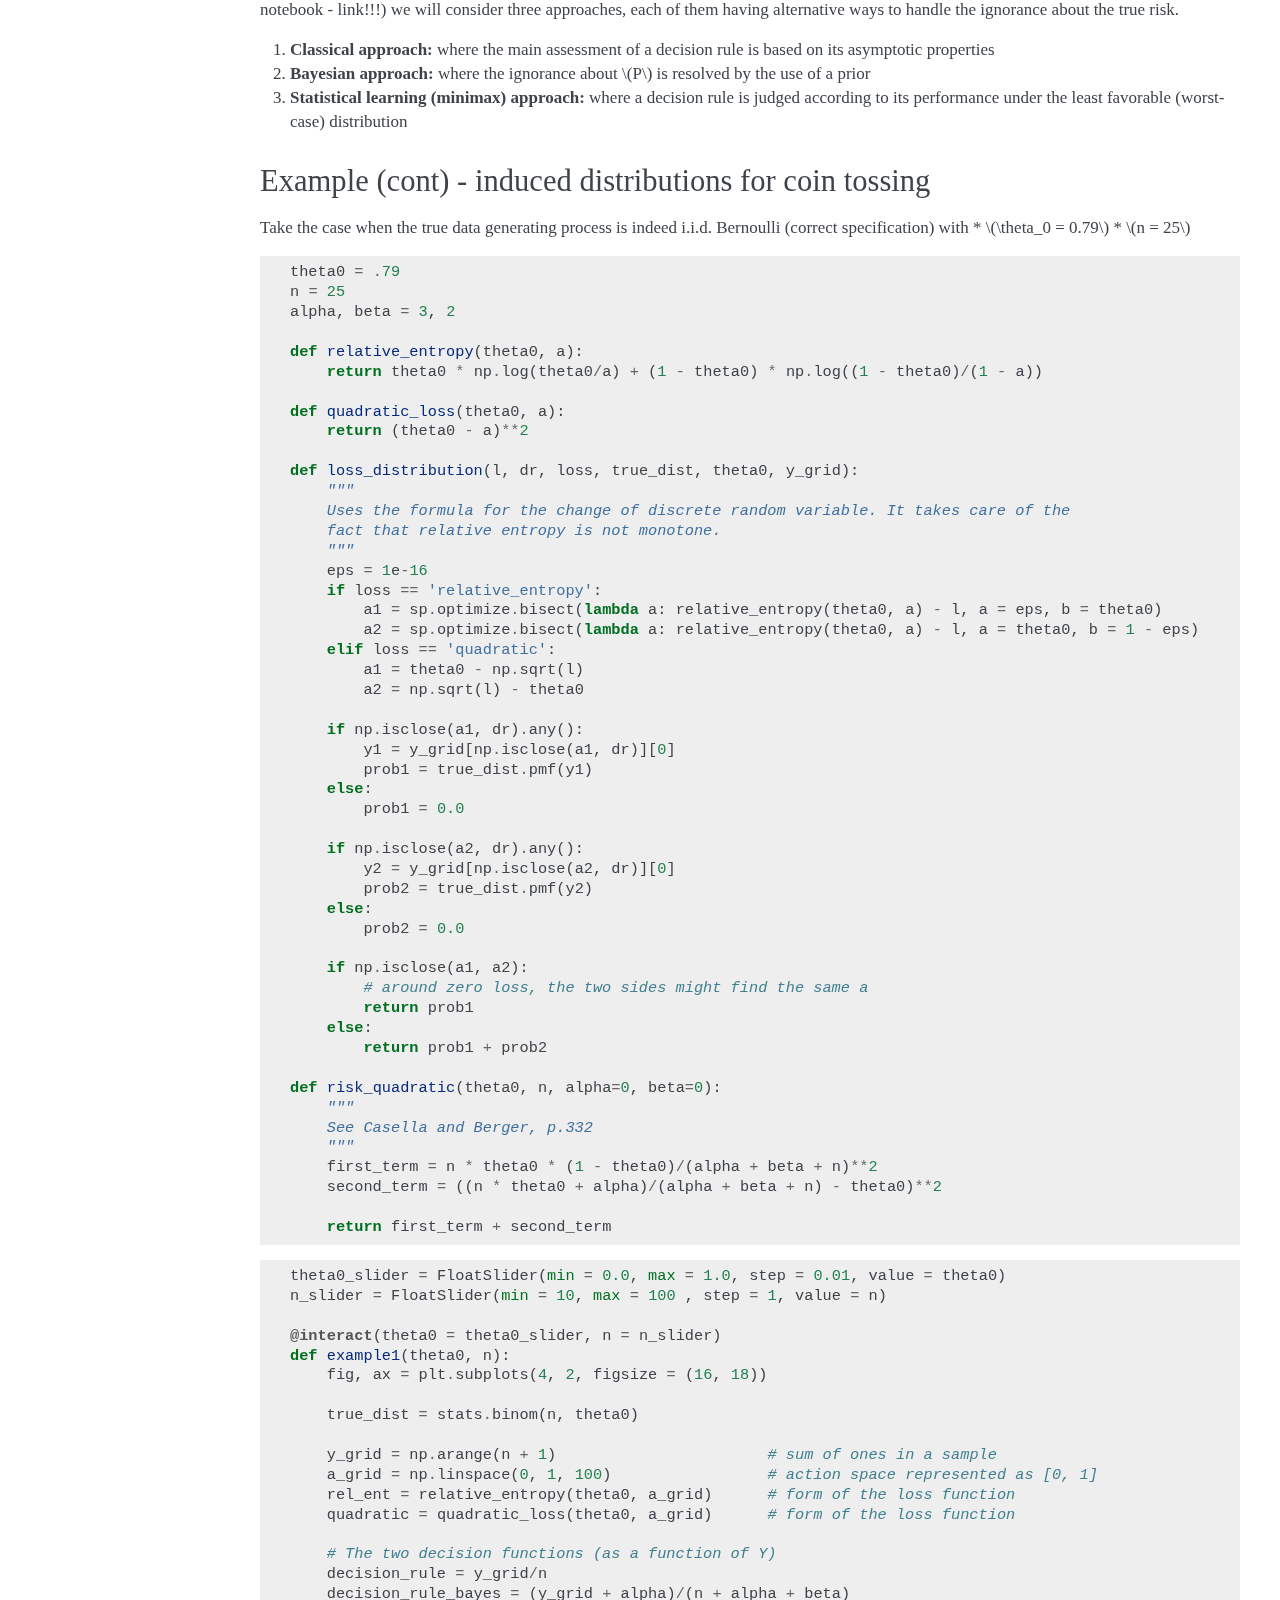
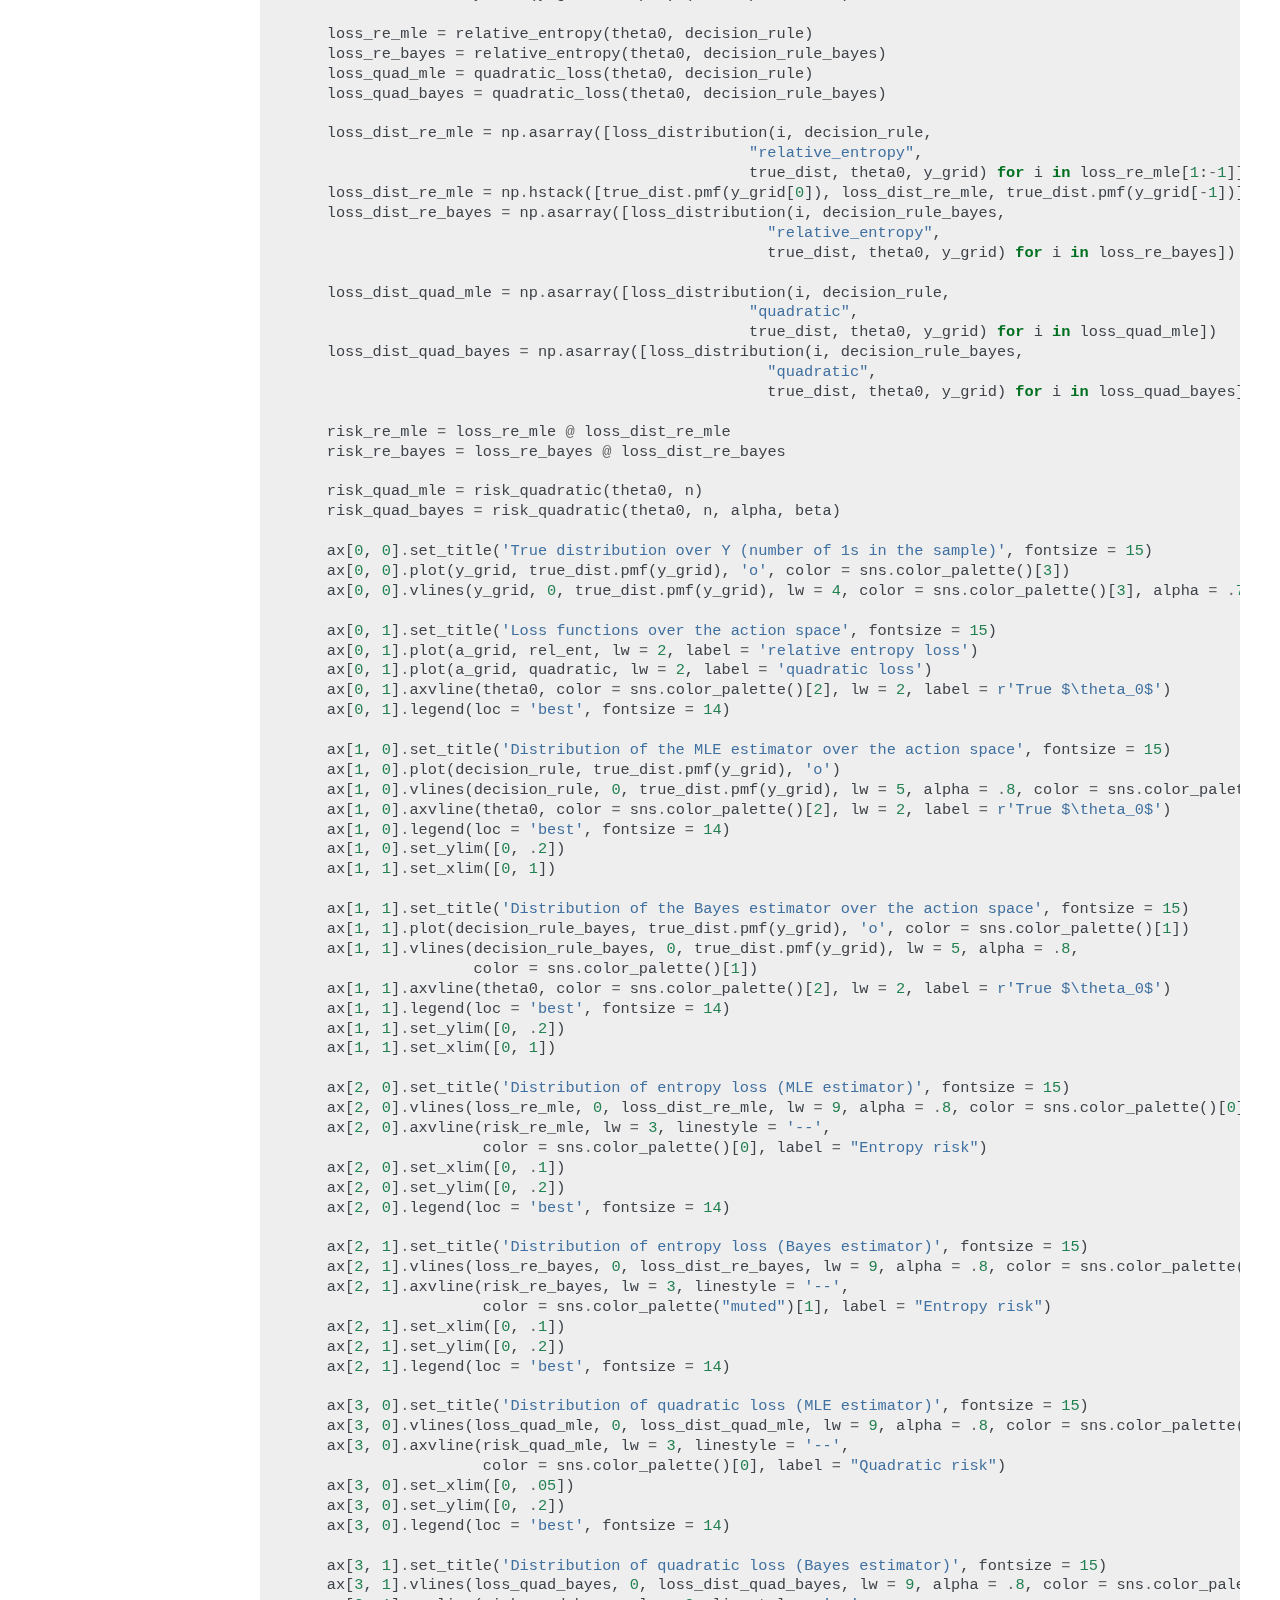
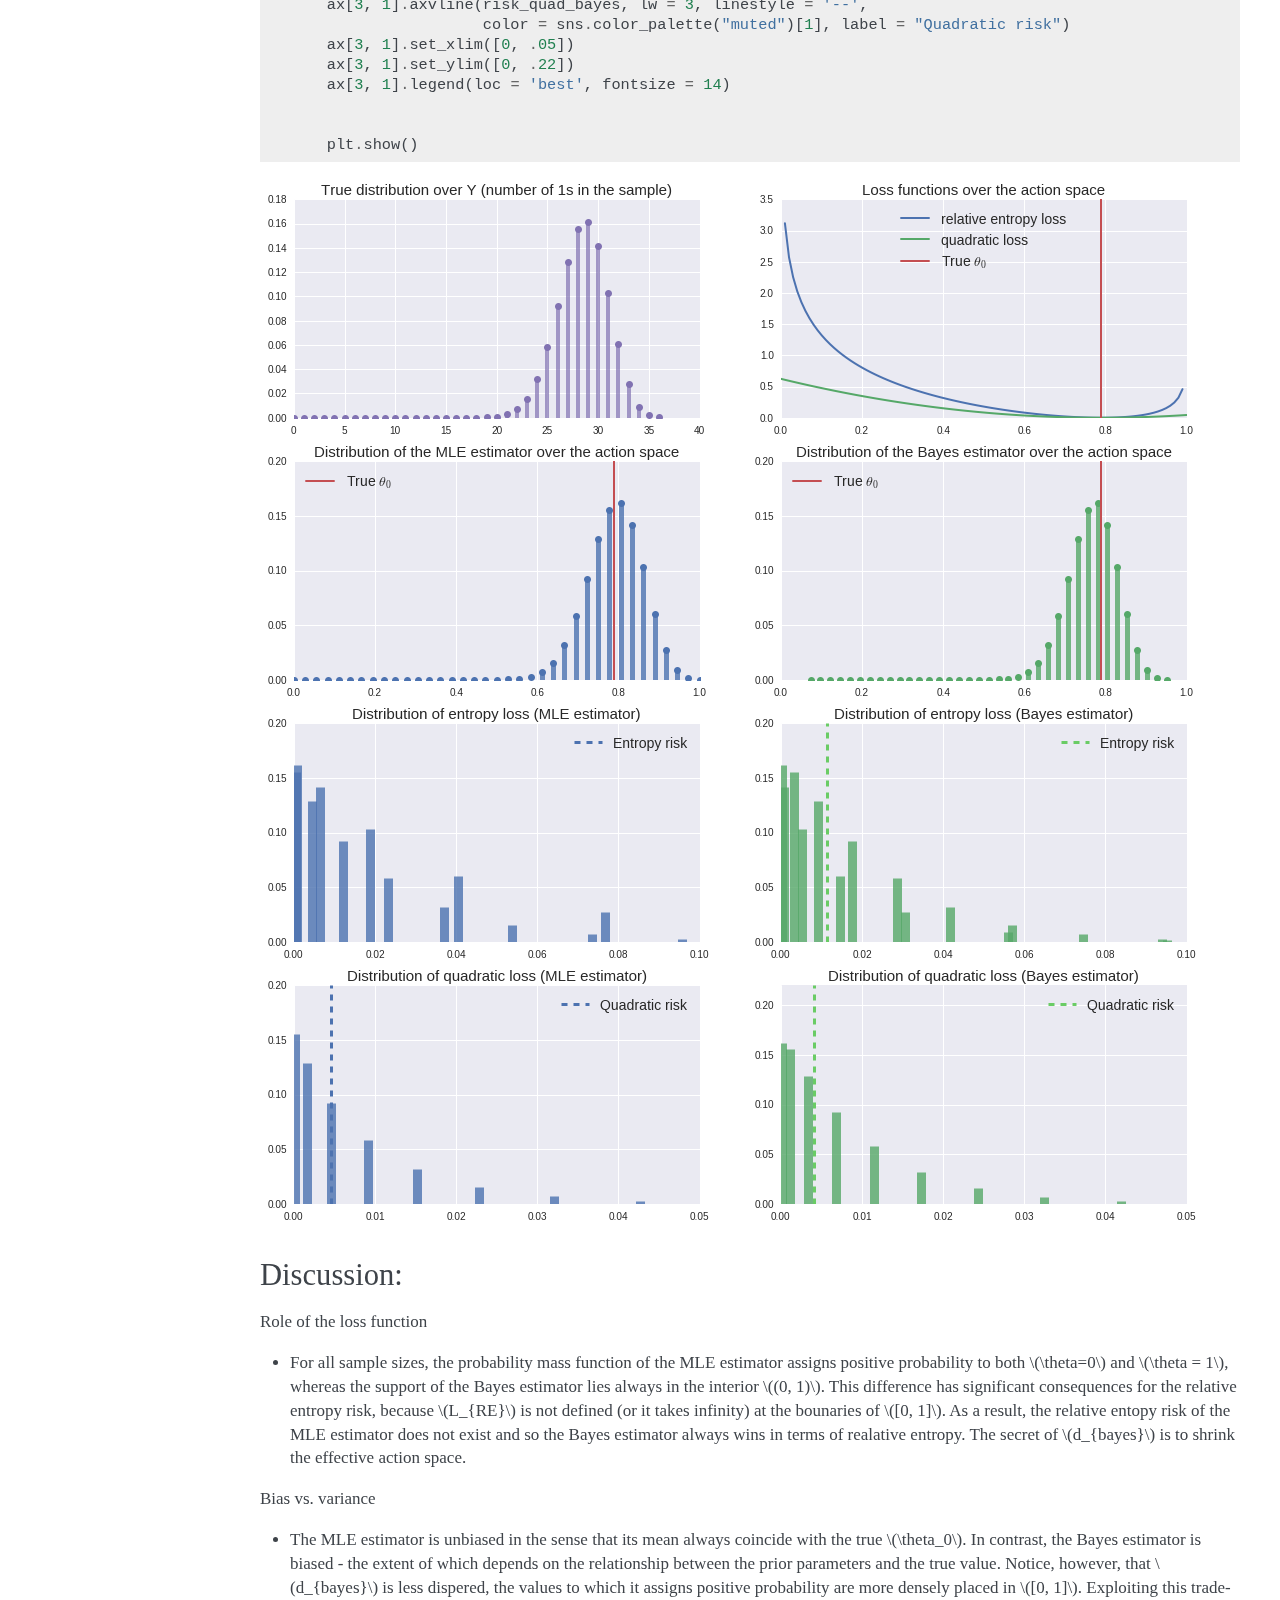
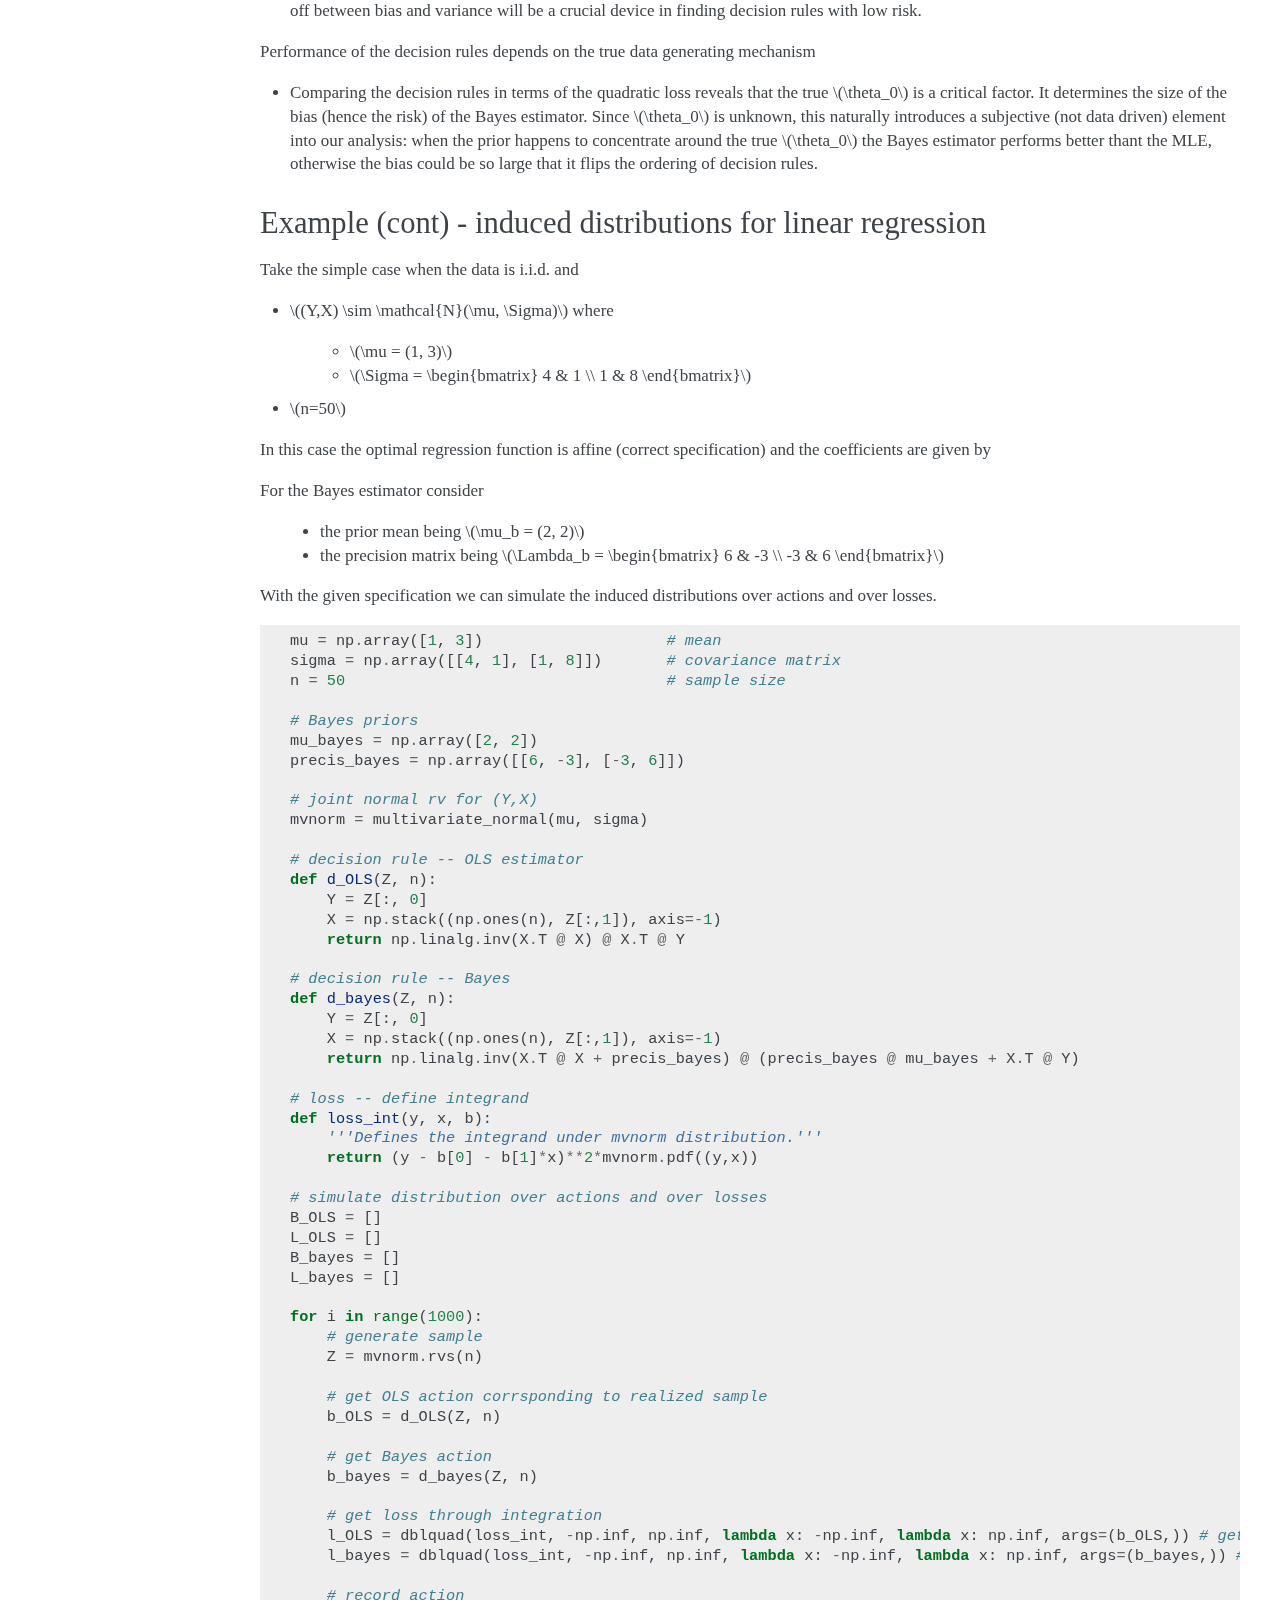
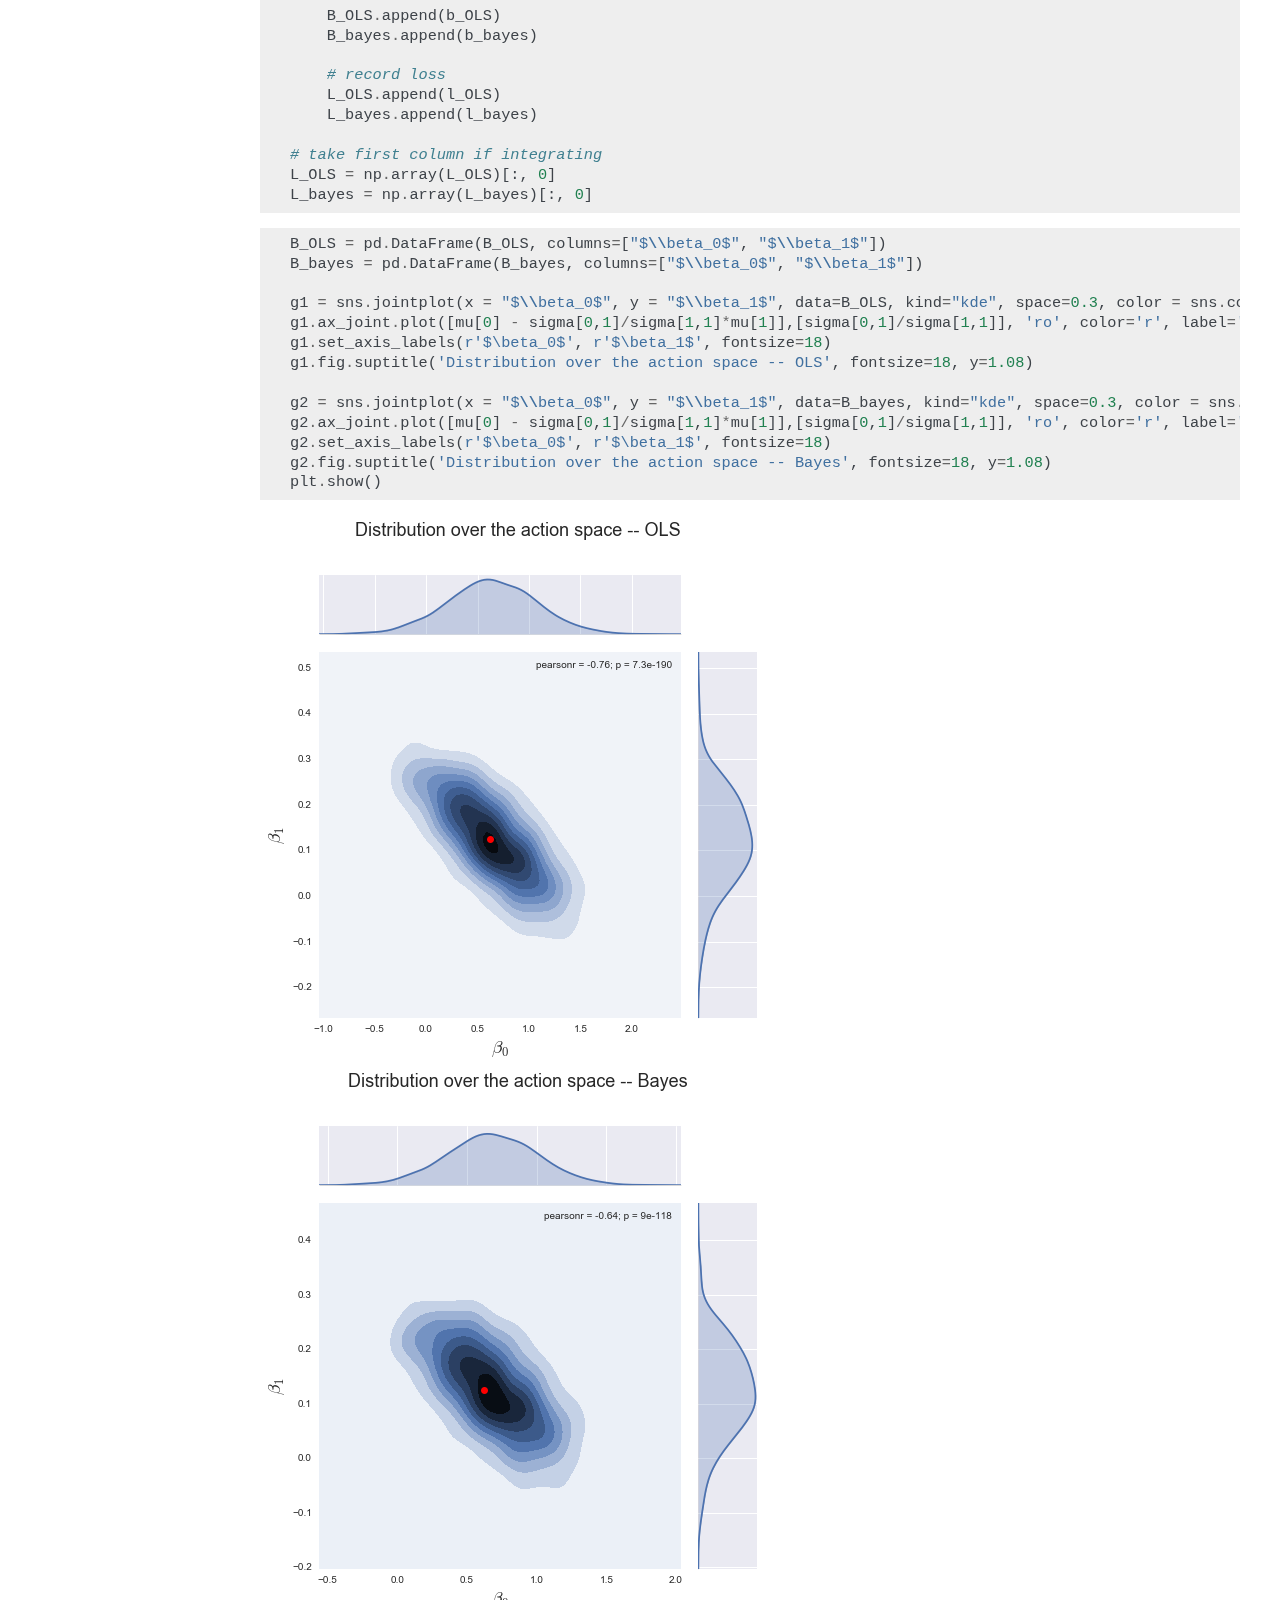
<file: _build/html/Notebook_01_Wald/Statistical_decision_functions.html>
<!DOCTYPE html PUBLIC "-//W3C//DTD XHTML 1.0 Transitional//EN"
  "http://www.w3.org/TR/xhtml1/DTD/xhtml1-transitional.dtd">


<html xmlns="http://www.w3.org/1999/xhtml">
  <head>
    <meta http-equiv="Content-Type" content="text/html; charset=utf-8" />
    
    <title>Estimators as Statistical Decision Functions &#8212; econometrics 0.1 documentation</title>
    
    <link rel="stylesheet" href="../_static/alabaster.css" type="text/css" />
    <link rel="stylesheet" href="../_static/pygments.css" type="text/css" />
    
    <script type="text/javascript">
      var DOCUMENTATION_OPTIONS = {
        URL_ROOT:    '../',
        VERSION:     '0.1',
        COLLAPSE_INDEX: false,
        FILE_SUFFIX: '.html',
        HAS_SOURCE:  true
      };
    </script>
    <script type="text/javascript" src="../_static/jquery.js"></script>
    <script type="text/javascript" src="../_static/underscore.js"></script>
    <script type="text/javascript" src="../_static/doctools.js"></script>
    <script type="text/javascript" src="https://cdn.mathjax.org/mathjax/latest/MathJax.js?config=TeX-AMS-MML_HTMLorMML"></script>
    <link rel="top" title="econometrics 0.1 documentation" href="../index.html" />
    <link rel="next" title="Asymptotic analysis and consistency" href="../Notebook_02_Asymptotics/asymptotic_analysis_text.html" />
    <link rel="prev" title="Welcome to econometrics’s documentation!" href="../index.html" />
   
  <link rel="stylesheet" href="../_static/custom.css" type="text/css" />
  
  
  <meta name="viewport" content="width=device-width, initial-scale=0.9, maximum-scale=0.9" />

  </head>
  <body role="document">
  

    <div class="document">
      <div class="documentwrapper">
        <div class="bodywrapper">
          <div class="body" role="main">
            
  <div class="section" id="estimators-as-statistical-decision-functions">
<h1>Estimators as Statistical Decision Functions<a class="headerlink" href="#estimators-as-statistical-decision-functions" title="Permalink to this headline">¶</a></h1>
<p><strong>Date: November 2016</strong></p>
<p>In this notebook we discuss some key concepts of statistical decision
theory in order to provide a general framework for the comparison of
alternative estimators based on their finite sample performance.</p>
<ul class="simple">
<li>The primitive object is a statistical decision problem containing a
loss function, an action space, and a set of assumed statistical
models. We demonstrate that most estimation problems familiar from
econometrics can be formulated as a statistical decision problem.</li>
<li>We compare estimators based on their (finite sample) risk, where risk
is derived from an unknown true data generating mechanism.</li>
<li>We present some straightforward examples to illustrate the main
ideas.</li>
</ul>
<div class="section" id="to-do-add-notations">
<h2>TO DO: Add Notations<a class="headerlink" href="#to-do-add-notations" title="Permalink to this headline">¶</a></h2>
<div class="code python highlight-default"><div class="highlight"><pre><span></span><span class="o">%</span><span class="n">matplotlib</span> <span class="n">inline</span>

<span class="kn">import</span> <span class="nn">numpy</span> <span class="k">as</span> <span class="nn">np</span>
<span class="kn">import</span> <span class="nn">scipy</span> <span class="k">as</span> <span class="nn">sp</span>
<span class="kn">import</span> <span class="nn">scipy.stats</span> <span class="k">as</span> <span class="nn">stats</span>
<span class="kn">import</span> <span class="nn">matplotlib.pyplot</span> <span class="k">as</span> <span class="nn">plt</span>
<span class="kn">import</span> <span class="nn">seaborn</span> <span class="k">as</span> <span class="nn">sns</span>
<span class="kn">import</span> <span class="nn">pandas</span> <span class="k">as</span> <span class="nn">pd</span>

<span class="c1"># For coin tossing</span>
<span class="kn">from</span> <span class="nn">ipywidgets</span> <span class="k">import</span> <span class="n">interact</span><span class="p">,</span> <span class="n">FloatSlider</span>

<span class="c1"># For linear regression</span>
<span class="kn">from</span> <span class="nn">scipy.stats</span> <span class="k">import</span> <span class="n">multivariate_normal</span>
<span class="kn">from</span> <span class="nn">scipy.integrate</span> <span class="k">import</span> <span class="n">dblquad</span>

<span class="c1"># Shut down warnings for nicer output</span>
<span class="kn">import</span> <span class="nn">warnings</span>
<span class="n">warnings</span><span class="o">.</span><span class="n">filterwarnings</span><span class="p">(</span><span class="s1">&#39;ignore&#39;</span><span class="p">)</span>
</pre></div>
</div>
</div>
</div>
<div class="section" id="introduction">
<h1>Introduction<a class="headerlink" href="#introduction" title="Permalink to this headline">¶</a></h1>
<p><strong>TO DO: add links to QE lectures (ensemble, ergodicity, LLN)</strong></p>
<p>The observed data are modelled as a partial realization of a stochastic
process <span class="math">\(\{Z_t\}_{t\in\mathbb{Z}}\)</span> taking values in
<span class="math">\(\mathbb{R}^{k}\)</span>. Denote a particular realization as the sequence
<span class="math">\(z^{\infty} \in \mathbb{R}^{k\mathbb{Z}}\)</span> and let the partial
history <span class="math">\(z^{n}\)</span> containing <span class="math">\(n\)</span> consecutive elements of the
realization be the <em>sample</em> of size <span class="math">\(n\)</span>. We assume that there
exists a core mechanism undelying this process that describes the
relationships among the elements of the vector <span class="math">\(Z\)</span>. Our aim is to
draw inference about this mechanism after observing a single partial
realization <span class="math">\(z^{n}\)</span>.</p>
<p>How is this possible without being able to draw different samples under
the exact same conditions? A fruitful approach is to assume that the
underlying mechanism is time invariant with the stochastic process being
strictly stationary and study its statistical properties by taking
long-run time averages of the realization <span class="math">\(z^{\infty}\)</span> (or
functions thereof) like</p>
<div class="math">
\[ \begin{align}\begin{aligned}\lim_{n\to \infty}\frac{1}{n}\sum_{t = 1}^{n} z_t\quad\quad \lim_{n\to \infty}\frac{1}{n} \sum_{t = 1}^{n} z^2_t\quad\quad \lim_{n\to \infty}\frac{1}{n}\sum_{t = k}^{n+k} z_{t}z_{t-k}\\Since the mechanism is assumed to be stable over time, it does not\end{aligned}\end{align} \]</div>
<p>matter when we start observing the process.</p>
<p>Notice, however, that strictly speaking these time averages are
properties of the particular realization, the extent to which they can
be generalized to the mechanism itself is not obvious. To address this
question, it is illuminating to bundle realizations that share certain
statistical properties together in order to construct an artificial
universe of (counterfactual) alternative <span class="math">\(z^{\infty}\)</span>-s, the so
called <em>ensemble</em>. Statistical properties of the data generating
mechanism can be summarized by assigning probabilities to (sets of)
these <span class="math">\(z^{\infty}\)</span>-s in an internally consistent manner. These
considerations lead us to the idea of a statistical model.</p>
<p><strong>Statistical models</strong> are probability distributions over sequences
<span class="math">\(z^{\infty}\)</span> that assign probabilities so that the unconditional
moments are consistent with the associated long-run time averages. In
other words, with statistical models the time series and ensemble
averages coincide, which is the property known as <strong>ergodicity</strong>.
Roughly speaking, ergodicity allows us to learn about the ensemble
dimension by using a <em>single</em> realization <span class="math">\(z^{\infty}\)</span>.</p>
<p>In reality, however, being endowed only with a partial history of
<span class="math">\(z^{\infty}\)</span>, we cannot calculate the exact log-run time averages.
Nonetheless, by imposing more structure on the problem and having a
sufficinetly large sample, we can obtain reasonable approximations. To
this end, we need to assume some form of weak independence (&#8220;mixing&#8221;),
or more precisely, the property that on average, the dependence between
the elements of <span class="math">\(\{Z_t\}_{t\in\mathbb{Z}}\)</span> dies out as we increase
the gap between them.</p>
<p>Consequently, if we see a <em>long</em> segment of <span class="math">\(z^{\infty}\)</span> and cut
it up into shorter consecutive pieces, say of length <span class="math">\(l\)</span>, then, we
might consider these pieces (provided that <span class="math">\(l\)</span> is &#8220;large enough&#8221;)
as nearly independent records from the distribution of the
<span class="math">\(l\)</span>-block. To clarify this point, consider a statistical model
<span class="math">\(Q_{Z^{\infty}}\)</span> (joint distribution over sequences
<span class="math">\(z^{\infty}\)</span>) with density function <span class="math">\(q_{z^{\infty}}\)</span> and
denote the implied density of the sample as <span class="math">\(q_{n}\)</span>. Note that
because of strict stationarity, it is enough to use the number of
consecutive elements as indices. Under quite general conditions we can
decompose this density as</p>
<div class="math">
\[q_{n}(z^n) = q_{n-1}(z_n | z^{n-1})q_{n-1}(z^{n-1}) = q_{n-1}(z_n | z^{n-1})q_{n-2}(z_{n-1}|z^{n-2})\dots q_{1}(z_{2}|z_1)q_{1}(z_1)\]</div>
<p>For simplicity, we assume that the stochastic process is Markov so that
the partial histories <span class="math">\(z^{i}\)</span> for <span class="math">\(i=1,\dots, n-1\)</span> in the
conditioning sets can be replaced by the &#8220;right&#8221; number of lags
<span class="math">\(z^{n-1}_{n-l}\)</span> and we can drop the subindex from the conditional
densties</p>
<div class="math">
\[q_{n}(z^n) = q(z_n | z^{n-1}_{n-1-l})q(z_{n-1}|z^{n-2}_{n-2-l})\dots q(z_{l+1}|z_{1}^{l})q_{l}(z^l) \quad\quad (1)\]</div>
<p>This assumption is much stronger than what we really need. First, it is
enough to require the existence of a history-dependent latent state
similar to the Kalman filter (!!link!!). Moreover, we could also relax
the Markov assumption and allow for dependence that dies out only
asymptotically. In practice, however, we often have a stong view about
the dependency structure, or at least we are willing to use economic
theory to guide our choice of <span class="math">\(l\)</span>, in which cases we almost always
assume a Markovian structure. For simplicity, in these lectures, unless
otherwise stated, we will restrict ourselves to the family of Markov
processes.</p>
<p>This assumption allows us to learn about the underlying mechanism
<span class="math">\(Q_{Z^{\infty}}\)</span> via its <span class="math">\(l+1\)</span>-period building blocks. Once
we determine the (ensemble) distribution of the block,
<span class="math">\(Q_{Z^{[l+1]}}\)</span>, we can &#8220;build up&#8221; <span class="math">\(Q_{Z^{\infty}}\)</span> by using
a formula similar to (1). Having said that the block distribution
<span class="math">\(Q_{Z^{[l+1]}}\)</span> carries the same information as
<span class="math">\(Q_{Z^{\infty}}\)</span>. Therefore, from now on, we define <span class="math">\(Z\)</span> as
the minimal block we need to know and treat it as an observation.
Statistical models can be represented by their prediction about the
ensemble distribution <span class="math">\(P\)</span> of this observable.</p>
<p>We assume that the mechanism underlying <span class="math">\(\{Z_t\}_{t\in\mathbb{Z}}\)</span>
can be represented with a statistical model <span class="math">\(P_0\)</span> and it is called
<em>true data generating process</em>. We seek to learn about the features of
this model from the observed data.</p>
<p>Every statistical decision problem that we will consider can be
represented with a triple <span class="math">\((\mathcal{H}, \mathcal{A}, L)\)</span>, where</p>
<ol class="arabic simple">
<li><strong>Assumed statistical models</strong>,
<span class="math">\(\mathcal{H}\subset \mathcal{P}\)</span> &gt; A collection of statistical
models (ergodic probability measures) over the observed data, which
captures our <em>assumptions</em> about the data generating mechanism
underlying <span class="math">\(\{Z_t\}_{t\in\mathbb{Z}}\)</span>. Ergodicity implies that
with infinite data we could single out one element from
<span class="math">\(\mathcal{H}\)</span>.</li>
<li><strong>Action space</strong>, <span class="math">\(\mathcal{A}\)</span> &gt; The set of allowable actions.
It is an abstract set embodying our proposed <em>specification</em> by which
we aim to capture features of the true data generating mechanism.</li>
<li><strong>Loss function</strong>
<span class="math">\(L: \mathcal{P}\times \mathcal{A} \mapsto \mathbb{R}_+\)</span> &gt; The
loss function measures the performance of alternative actions
<span class="math">\(a\in \mathcal{A}\)</span> under a given distribution
<span class="math">\(P\in \mathcal{P}\)</span>, where <span class="math">\(\mathcal{P}\)</span> denotes the space
of strictly stationary probability distributions over the observed
data. In principle, <span class="math">\(L\)</span> measures the distance between
distributions in <span class="math">\(\mathcal{P}\)</span> along particular dimensions
determined by features of the data generating mechanism that we are
interested in. By assigning zero distance to models that share a
particular set of features (e.g. conditional expectation, set of
moments, etc.), the loss function can &#8216;determine&#8217; the domain of
effective actions.</li>
</ol>
<p>Given the assumed statistical models, we can restrict the domain of the
loss function without loss in generality such that,
<span class="math">\(L: \mathcal{H}\times\mathcal{A} \mapsto \mathbb{R}_+\)</span>.</p>
<hr class="docutils" />
<div class="section" id="examples">
<h2>Examples<a class="headerlink" href="#examples" title="Permalink to this headline">¶</a></h2>
<p><strong>Quadratic loss:</strong></p>
<p>The most commonly used loss function is the quadratic</p>
<div class="math">
\[ \begin{align}\begin{aligned}L(P, a) = \int (z - a)^2\mathrm{d}P(z)\\where the action space is :math:`\mathcal{A}\subseteq \mathbb{R}^{k}`.\end{aligned}\end{align} \]</div>
<p>Another important case is when we can write <span class="math">\(Z = (Y, X)\)</span>, the loss
function is</p>
<div class="math">
\[ \begin{align}\begin{aligned}L(P, a) = \int (y - a(x))^2\mathrm{d}P(y, z)\\and the action space :math:`\mathcal{A}` contains some well behaving\end{aligned}\end{align} \]</div>
<p>real functions of <span class="math">\(X\)</span>.</p>
<p><strong>Relative entropy loss:</strong></p>
<p>When we specificy a whole distribution and are willing to approximate
<span class="math">\(P\)</span>, one useful measure for comparison of distributions is the
Kullback-Leibler divergence, or relative entropy</p>
<div class="math">
\[ \begin{align}\begin{aligned}L(P, a) = - \int \log \frac{p}{a}(z) \mathrm{d}P(z)\\in which case the action space is\end{aligned}\end{align} \]</div>
<p><span class="math">\(\mathcal{A} = \{a: Z \mapsto \mathbb{R}_+ : \int a(z)\mathrm{d}z = 1 \}\)</span>.</p>
<p><strong>Generalized Method of Moments:</strong></p>
<p>Following the exposition of Manski (1994), many econometric problems can
be cast as solving <span class="math">\(T(P, \theta) = \mathbf{0}\)</span> in the parameter
<span class="math">\(\theta\)</span>, for a given function
<span class="math">\(T: \mathcal{P}\times\Theta \mapsto \mathbb{R}^m\)</span> with
<span class="math">\(\Theta\subseteq\mathbb{R}^p\)</span>. By expressing estimation problems
in terms of unconditional moment restrictions, for example, we can write
<span class="math">\(T(P, \theta) = \int g(z; \theta)\mathrm{d}P(z) = \mathbf{0}\)</span> for
some function <span class="math">\(g\)</span>. Taking an <em>origin-preserving continuous
transformation</em> <span class="math">\(r:\mathbb{R}^m \mapsto \mathbb{R}_+\)</span> so that</p>
<div class="math">
\[ \begin{align}\begin{aligned}T(P, \theta) = \mathbf{0} \iff r(T)=0\\we can present the problem in terms of minimizing a particular loss\end{aligned}\end{align} \]</div>
<p>function. Define the action space as <span class="math">\(\mathcal{A} = \Theta\)</span>, then
the method of moment estimator minimizes the loss
<span class="math">\(L(P, \theta) = r\circ T(P, \theta)\)</span>. The most common form of
<span class="math">\(L\)</span> is</p>
<div class="math">
\[ \begin{align}\begin{aligned}L(P, \theta) = \left[\int g(z; \theta)\mathrm{d}P(z)\right]' W \left[\int g(z; \theta)\mathrm{d}P(z)\right]\\where :math:`W` is a :math:`m\times m` positive-definite weighting\end{aligned}\end{align} \]</div>
<p>matrix.</p>
</div>
<hr class="docutils" />
<div class="section" id="best-in-class-action">
<h2>Best in-class action<a class="headerlink" href="#best-in-class-action" title="Permalink to this headline">¶</a></h2>
<p>By using a loss function, we acknowledge that learning about the true
mechanism might be too ambitious, so we better focus our attention only
on certain features of it and try to approximate those with our
specification. The loss function expresses our assessment about which
features are important and how deviations from the true features are
being punished. With a specified triple we can define <strong>best in-class
action</strong> as</p>
</div>
<div class="section" id="features">
<h2>Features<a class="headerlink" href="#features" title="Permalink to this headline">¶</a></h2>
<p>Often, we denote by <span class="math">\(\gamma(P)\)</span>, the &#8220;feature&#8221; of distribution
<span class="math">\(P\)</span> that we are interested in estimating. We find it useful to
make the connection between the feature and the loss function. In
particular, the minimizer of the loss function on the broadest possible
domain determines the &#8220;true&#8221; feature, <span class="math">\(\gamma(P)\)</span>. When the action
space <span class="math">\(\mathcal{A}\)</span> is restricted, however, this feature might
differ from the best-in class action <span class="math">\(a^*_{L,\ P, \mathcal{A}}\)</span>
defined above. We can summarize this scenario compactly with
<span class="math">\(\gamma(P)\notin \mathcal{A}\)</span> and saying that the &#8220;specification&#8221;
<span class="math">\(\mathcal{A}\)</span> is misspecified. In such cases the loss function
plays a critical role by specifying the punishments for deviations from
the true <span class="math">\(\gamma(P)\)</span>. We will talk more about misspecification in
the following sections. A couple of examples should help clarifying the
introduced concepts.</p>
<ul>
<li><p class="first"><strong>Conditional expectation &#8211; regression function estimation</strong> &gt;
Consider the quadratic loss function over the domain of all square
integrable functions <span class="math">\(a: X \to \mathbb{R}\)</span>, where
<span class="math">\(Z = (Y, X)\)</span> and <span class="math">\(Y\)</span> is a scalar. The corresponding
feature is</p>
<p>and it is equal to the conditional expectation
<span class="math">\(\gamma(P) = \mathbb{E}[Y|X]\)</span>. If the action space
<span class="math">\(\mathcal{A}\)</span> does not include all square integrable functions,
but only the set of affine functions, the best in class action, i.e.,
the linear projection of <span class="math">\(Y\)</span> to the space spanned by <span class="math">\(X\)</span>,
will be different from <span class="math">\(\gamma(P)\)</span> in general. In other words,
the linear specification for the conditional expectation <span class="math">\(Y|X\)</span>
is misspecified.</p>
</li>
<li><p class="first"><strong>Density function estimation</strong> &gt; Consider the Kullback-Leibler
distance over the set of distributions with existing density
functions. Denote this set by <span class="math">\(D_Z\)</span>. Given that the true
<span class="math">\(P\in D_Z\)</span>, the corresponding feature is</p>
<p>which provides the density <span class="math">\(p\in\mathbb{R}_+^Z\)</span> such that
<span class="math">\(\int p(z)\mathrm{d}z =1\)</span> and for any sensible set
<span class="math">\(B\subseteq \mathbb{R}^k\)</span>,
<span class="math">\(\int_B p(z)\mathrm{d}z = P(B)\)</span>. If the action space
<span class="math">\(\mathcal{A}\)</span> is only a parametric subset of <span class="math">\(D_Z\)</span>, the
best in class action will be the best approximation in terms of KLIC.
For an extensive treatment see White (1994).</p>
</li>
</ul>
<p>An important aspect of the statistical decision problem is the
relationship between <span class="math">\(\mathcal{H}\)</span> and <span class="math">\(\mathcal{A}\)</span>. Our
<em>maintained assumptions</em> about the mechanism are embodied in
<span class="math">\(\mathcal{H}\)</span>, so a natural attitude is to be as agnostic as
possible about <span class="math">\(\mathcal{H}\)</span> in order to avoid incredible
assumptions. Once we determined <span class="math">\(\mathcal{H}\)</span>, the next step is to
choose the specification, that is the action space <span class="math">\(\mathcal{A}\)</span>.</p>
<ul class="simple">
<li>One approach is to tie <span class="math">\(\mathcal{H}\)</span> and <span class="math">\(\mathcal{A}\)</span>
together. For example, the assumptions of the standard linear
regression model outline the distributions contained in
<span class="math">\(\mathcal{H}\)</span> (normal with zero mean and homoscedasticity), for
which the natural action space is the space of affine functions.</li>
<li>On the other hand, many approaches explicitly disentangle
<span class="math">\(\mathcal{A}\)</span> from <span class="math">\(\mathcal{H}\)</span> and try to be agnostic
about the maintained assumptions <span class="math">\(\mathcal{H}\)</span> and rather
impose restrictions on the action space <span class="math">\(\mathcal{A}\)</span>. At the
cost of giving up some potentially undominated actions this approach
can largely influence the success of the inference problem in finite
samples.</li>
</ul>
<p>By choosing an action space not &#8220;tied&#8221; to the set of assumed statistical
models, the statistician inherently introduces a possibility of bias &#8211;
for some statistical models there could be an action outside of the
action space which would fare better than any other action within
<span class="math">\(\mathcal{A}\)</span>. However, coarsening the action space in this manner
has the benefit of constraining the variability of estimated actions
arising from the randomness of the sample.</p>
<p>In this case, the best-in class action has a special role, namely, it
minimizes the &#8220;distance&#8221; between <span class="math">\(\mathcal{A}\)</span> and the true
statistical model, thus measuring the benchmark bias stemming from
restricting <span class="math">\(\mathcal{A}\)</span>.</p>
<div class="section" id="example-coin-tossing">
<h3>Example - Coin tossing<a class="headerlink" href="#example-coin-tossing" title="Permalink to this headline">¶</a></h3>
<p>The observable is a binary variable <span class="math">\(Z\in\{0, 1\}\)</span> generated by
some statistical model. One might approach this problem by using the
following triple</p>
<ul class="simple">
<li><em>Assumed statistical models, :math:`mathcal{H}`:</em> &gt; * <span class="math">\(Z\)</span> is
generated by an i.i.d. Bernoulli distribution, i.e.
<span class="math">\(\mathcal{H} = \{P(z; \theta): \theta \in[0,1]\}\)</span> &gt; * The
probability mass function associated with the distribution
<span class="math">\(P(z;\theta)\in\mathcal{H}\)</span> has the form</li>
</ul>
<div class="math">
\[p(z; \theta) = \theta^z(1-\theta)^{1-z}\]</div>
<ul>
<li><p class="first"><em>Action space, :math:`mathcal{A}`:</em> &gt; * Let the action space be
equal to <span class="math">\(\mathcal{H}\)</span>, that is
<span class="math">\(\mathcal{A} = \{P(z, a): a\in[0,1]\} = \mathcal{H}\)</span>.</p>
</li>
<li><p class="first"><em>Loss function, :math:`L`</em>: We entertain two alternative loss
functions &gt; * Relative entropy</p>
</li>
</ul>
</div>
<div class="section" id="example-linear-regression-function">
<h3>Example - Linear regression function<a class="headerlink" href="#example-linear-regression-function" title="Permalink to this headline">¶</a></h3>
<p>In the basic setup of regression function estimation we write
<span class="math">\(Z=(Y,X)\in\mathbb{R}^2\)</span> and the objective is to predict the value
of <span class="math">\(Y\)</span> as a function of <span class="math">\(X\)</span> using the quadratic loss
function. Let <span class="math">\(\mathcal{F}:= \{f:X \mapsto Y\}\)</span> be the family of
all functions mapping from <span class="math">\(X\)</span> to <span class="math">\(Y\)</span>. The following is an
example for a triple</p>
<ul>
<li><p class="first"><em>Assumed statistical models, :math:`mathcal{H}`</em></p>
<blockquote>
<div><ul class="simple">
<li><span class="math">\((Y,X)\)</span> is generated by an i.i.d. joint Normal
distribution, <span class="math">\(\mathcal{N}(\mu, \Sigma)\)</span>, implying that the
true regression function, i.e. conditional expectation, is going
to be affine</li>
</ul>
</div></blockquote>
</li>
<li><p class="first"><em>Action space, :math:`mathcal{A}`</em></p>
<blockquote>
<div><ul class="simple">
<li>The action space is the set of affine functions over <span class="math">\(X\)</span>,
i.e.
<span class="math">\(\mathcal{A}:= \{a \in \mathcal{F} : a(x) = \beta_0 + \beta_1\cdot x\}\)</span></li>
</ul>
</div></blockquote>
</li>
<li><p class="first"><em>Loss function, :math:`L`</em></p>
<blockquote>
<div><ul>
<li><p class="first">Quadratic loss function</p>
</li>
</ul>
</div></blockquote>
</li>
</ul>
</div>
</div>
</div>
<div class="section" id="statistical-decision-functions">
<h1>Statistical Decision Functions<a class="headerlink" href="#statistical-decision-functions" title="Permalink to this headline">¶</a></h1>
<p>As stated before, for each potential statistical model we choose the
optimal best in-class action where optimality is gauged by the loss
function.</p>
<p>If one knows the data generating process, there is no need for
statistical inference. What makes the problem statistical is that the
distribution <span class="math">\(P\)</span> describing the environment is not known. The
statistician can only base her action on the available data, which is a
realization of the underlying data generating mechanism. The time
invariant stochastic relationship between the data and the environment
allows the decision maker to carry out statistical inference regarding
the data generating process.</p>
<p>A statistical <strong>decision rule</strong> then is a function mapping samples (of
different sizes) to actions from <span class="math">\(\mathcal{A}\)</span>. In order to
flexibly talk about the behavior of decision rules as the sample size
grows, we define the domain of the decision rule to be the set of
samples of all potential sample sizes,
<span class="math">\(\mathcal{S}:= \bigcup_{n\geq1}Z^n\)</span>. The decision rule is defined
as a sequence of functions</p>
<div class="section" id="example-cont-estimator-for-coin-tossing">
<h2>Example (cont) - estimator for coin tossing<a class="headerlink" href="#example-cont-estimator-for-coin-tossing" title="Permalink to this headline">¶</a></h2>
<p>One common way to find a decision rule is to plug the empirical
distribution <span class="math">\(P_{n}\)</span> into the loss function <span class="math">\(L(P, a)\)</span> to
obtain</p>
<div class="math">
\[L_{RE}\left(P_{n}; a\right) = \frac{1}{n}\sum_{i = 1}^{n} \log \frac{p(z_i; \theta)}{p(z_i; a)}\quad\quad\text{and}\quad\quad L_{MSE}\left(P_{n}; a\right) = \frac{1}{n}\sum_{i = 1}^{n} (z_i -a)^2\]</div>
<p>and to look for an action that minimizes this sample analog. In case of
relative entropy loss, it is</p>
<div class="math">
\[ \begin{align}\begin{aligned}d(z^n) := \arg \min_{a} L(P_{n}, a) = \arg\max_{a} \frac{1}{n}\sum_{i=1}^{n} \log f(z_i ,a) = \arg\max_{a}  \frac{1}{n}\underbrace{\left(\sum_{i=1}^{n} z_i\right)}_{:= y}\log a + \left(\frac{n-y}{n}\right)\log(1-a)\\where we define the random variable :math:`Y_n := \sum_{i = 1}^{n} Z_i`\end{aligned}\end{align} \]</div>
<p>as the number of <span class="math">\(1\)</span>s in the sample of size <span class="math">\(n\)</span>, with
<span class="math">\(y\)</span> denoting a particular realization. The solution of the above
problem is the <em>maximum likelihood estimator</em> taking the following form</p>
<div class="math">
\[\hat{a}(z^n) = \frac{1}{n}\sum_{i=1}^{n} z_i = \frac{y}{n}\]</div>
<p>and hence the <strong>maximum likelihood</strong> decision rule is</p>
<div class="math">
\[d_{mle}(z^n) = P(z, \hat{a}(z^n))\]</div>
<p>It is straightforward to see that if we used the quadratic loss instead
of relative entropy, the decision rule would be identical to
<span class="math">\(d_{mle}(z^n)\)</span>. Nonetheless, the two loss funcions can lead to
very different assessment of the decision rule as will be shown below.</p>
<hr class="docutils" />
<p>For comparison, we consider another decision rule, a particular Bayes
estimator (posterior mean), which takes the following form</p>
<div class="math">
\[d_{bayes}(z^n) = P(z, \hat{a}_B(z^n))\quad\quad\text{where}\quad\quad \hat{a}_B(z^n) = \frac{\sum^{n}_{i=1} z_i + \alpha}{n + \alpha + \beta} = \frac{y + \alpha}{n + \alpha + \beta}\]</div>
<p>where <span class="math">\(\alpha, \beta &gt; 0\)</span> are given parameters of the Beta prior.
Later, we will see how one can derive such estimators. What is important
for us now is that this is an alternative decision rule arising from the
same triple <span class="math">\((\mathcal{H}, \mathcal{A}, L_{MSE})\)</span> as the maximum
likelihood estimator, with possibly different statistical properties.</p>
</div>
<div class="section" id="example-cont-estimator-for-linear-regression-function">
<h2>Example (cont) - estimator for linear regression function<a class="headerlink" href="#example-cont-estimator-for-linear-regression-function" title="Permalink to this headline">¶</a></h2>
<p>In this case the approach that we used to derive the maximum likelihood
estimator in the coin tossing example leads to the following sample
analog objective function</p>
<p>With a bit of an abuse of notation redefine <span class="math">\(X\)</span> to include the
constant for the intercept, i.e. <span class="math">\(\mathbf{X} = (\mathbf{1}, x^n)\)</span>.
Then the solution for the vector of coefficients,
<span class="math">\(\mathbf{\beta}=(\beta_0, \beta_1)\)</span>, in the ordinary least squares
regression is given by</p>
<p>Hence, after sample <span class="math">\(z^n\)</span>, the decision rule predicts <span class="math">\(y\)</span> as
an affine function given by <span class="math">\(d_{OLS}(z^n) = \hat{a}_{OLS}\)</span> such
that</p>
<hr class="docutils" />
<p>Again, for comparison we consider a Bayesian decision rule where the
conditional prior distribution of <span class="math">\(\beta\)</span> is distributed as
<span class="math">\(\beta|\sigma \sim \mathcal{N}(\mu_b, \sigma^2\mathbf{\Lambda_b}^{-1})\)</span>.
(<span class="math">\(\sigma^2=(1-\rho^2)\sigma_Y^2\)</span> in our joint normal
specification.) Then the decision rule is given by</p>
<p>Hence, decision rule after sample <span class="math">\(z^n\)</span> is an affine function
given by <span class="math">\(d_{bayes}(z^n) = \hat{a}_{bayes}\)</span> such that</p>
<p>Later we will talk more about Bayes estimators and the idea behind them.</p>
</div>
</div>
<div class="section" id="induced-distributions-over-actions-and-losses">
<h1>Induced Distributions over Actions and Losses<a class="headerlink" href="#induced-distributions-over-actions-and-losses" title="Permalink to this headline">¶</a></h1>
<p>For each realization of the sample, <span class="math">\(Z^n = z^n\)</span>, the decision rule
assigns an action <span class="math">\(d(z^n)\in\mathcal{A}\)</span> which then can be
evaluated with the loss function <span class="math">\(L(P, d(z^n))\)</span> using a particular
distribution <span class="math">\(P\)</span>. However, this does not capture the stochasticity
of the sample. It is important to assess the decision rule in
counterfactual worlds with a different realization of the sample.</p>
<p>For each probability distribution we can characterize the properties of
a decision function by considering the distribution that it induces over
losses. It is instructive to note that the decision rule in fact gives
rise to - an <em>induced distribution over the action space</em>,
<span class="math">\(\mathcal{A}\)</span> and - an <em>induced distribution over losses</em>, i.e.
<span class="math">\(\mathbb{R}_+\)</span>.</p>
<p>This approach proves to be useful as the action space can be an abstract
space with no immediate notion of metric while the range of the loss
function is always the real line (or a subset of it). In other words, a
possible way to compare different decision rules, i.e. estimators, is to
compare the distributions they induce over losses under different data
generating mechanisms for a fixed sample size.</p>
<div class="section" id="evaluating-decision-functions">
<h2>Evaluating Decision Functions<a class="headerlink" href="#evaluating-decision-functions" title="Permalink to this headline">¶</a></h2>
<p>Comparing distributions, however, is often an ambiguous task. A special
case where one could safely claim that one decision rule is better than
another is if the probability of being under a certain loss level is
always greater for one decision rule than the other. For instance, we
could say that <span class="math">\(d_1\)</span> is a better decision rule than <span class="math">\(d_2\)</span>
relative to <span class="math">\(\mathcal{H}\)</span> if for all <span class="math">\(P\in\mathcal{H}\)</span></p>
<p>which is equivalent to stating that the induced distribution of
<span class="math">\(d_2\)</span> is first-order stochastically dominating the induced
distribution of <span class="math">\(d_1\)</span> for every <span class="math">\(P\in\mathcal{H}\)</span>. This, of
course, implies that</p>
<p>where the expectation is taken with respect to the sample distributed
according to <span class="math">\(P\)</span>.</p>
<p>In fact, the expected value of the induced loss is the most common
measure to evaluate decision rules. Since the loss is defined over the
real line, this measure always gives a single real number which serves
as a basis of comparison for a given data generating process. The
expected value of the loss induced by a decision rule is called <strong>the
risk</strong> of the decision rule and is denoted by</p>
<p>This functional now provides a clear and straightforward ordering of
decision rules so that <span class="math">\(d_1\)</span> is preferred to <span class="math">\(d_2\)</span> for a
given sample size <span class="math">\(n\)</span>, if
<span class="math">\(R_n(P, d_1) &lt; R_n\left(P, d_2\right)\)</span>.</p>
<p>The fundamental problem of statistical decision theory is to select a
decision rule which is optimal in terms of its risk no matter what the
true underlying <span class="math">\(P\)</span> is. However, as pointed out by Ferguson (1967)</p>
<p><em>&#8220;situations in which a best decision rule exists are rare and
uninteresting&#8221;</em> (p. 28).</p>
<p>One might use the concept of admissibility to rule out certain decision
rules but in most cases this procedure leaves plenty of competing
options to choose from. Moreover, most commonly used techniques are
based on &#8220;reasonable&#8221;, but <em>ad hoc</em> decision rules without solving
explicitly any statistical decision problem, with a prime example being
the maximum likelihood estimator. In the following, we adopt this view
and instead of focusing on various notions of optimality, we consider
statistical decision theory as a common framework in which different
approaches to constructing decision rules can be analyzed, highlighting
their relative strengths and weaknesses.</p>
<p>According to the above criterion, a good decision rule should entail
relatively small risk <span class="math">\(R_n(P, d)\)</span> for the sample size at hand.
Although the desirability of this rule is hard to deny, the apparent
difficulty is that this criterion hinges on an unknown object,
<span class="math">\(P\)</span>. Later (in another notebook - link!!!) we will consider three
approaches, each of them having alternative ways to handle the ignorance
about the true risk.</p>
<ol class="arabic simple">
<li><strong>Classical approach:</strong> where the main assessment of a decision rule
is based on its asymptotic properties</li>
<li><strong>Bayesian approach:</strong> where the ignorance about <span class="math">\(P\)</span> is
resolved by the use of a prior</li>
<li><strong>Statistical learning (minimax) approach:</strong> where a decision rule is
judged according to its performance under the least favorable
(worst-case) distribution</li>
</ol>
</div>
<div class="section" id="example-cont-induced-distributions-for-coin-tossing">
<h2>Example (cont) - induced distributions for coin tossing<a class="headerlink" href="#example-cont-induced-distributions-for-coin-tossing" title="Permalink to this headline">¶</a></h2>
<p>Take the case when the true data generating process is indeed i.i.d.
Bernoulli (correct specification) with * <span class="math">\(\theta_0 = 0.79\)</span> *
<span class="math">\(n = 25\)</span></p>
<div class="code python highlight-default"><div class="highlight"><pre><span></span><span class="n">theta0</span> <span class="o">=</span> <span class="o">.</span><span class="mi">79</span>
<span class="n">n</span> <span class="o">=</span> <span class="mi">25</span>
<span class="n">alpha</span><span class="p">,</span> <span class="n">beta</span> <span class="o">=</span> <span class="mi">3</span><span class="p">,</span> <span class="mi">2</span>

<span class="k">def</span> <span class="nf">relative_entropy</span><span class="p">(</span><span class="n">theta0</span><span class="p">,</span> <span class="n">a</span><span class="p">):</span>
    <span class="k">return</span> <span class="n">theta0</span> <span class="o">*</span> <span class="n">np</span><span class="o">.</span><span class="n">log</span><span class="p">(</span><span class="n">theta0</span><span class="o">/</span><span class="n">a</span><span class="p">)</span> <span class="o">+</span> <span class="p">(</span><span class="mi">1</span> <span class="o">-</span> <span class="n">theta0</span><span class="p">)</span> <span class="o">*</span> <span class="n">np</span><span class="o">.</span><span class="n">log</span><span class="p">((</span><span class="mi">1</span> <span class="o">-</span> <span class="n">theta0</span><span class="p">)</span><span class="o">/</span><span class="p">(</span><span class="mi">1</span> <span class="o">-</span> <span class="n">a</span><span class="p">))</span>

<span class="k">def</span> <span class="nf">quadratic_loss</span><span class="p">(</span><span class="n">theta0</span><span class="p">,</span> <span class="n">a</span><span class="p">):</span>
    <span class="k">return</span> <span class="p">(</span><span class="n">theta0</span> <span class="o">-</span> <span class="n">a</span><span class="p">)</span><span class="o">**</span><span class="mi">2</span>

<span class="k">def</span> <span class="nf">loss_distribution</span><span class="p">(</span><span class="n">l</span><span class="p">,</span> <span class="n">dr</span><span class="p">,</span> <span class="n">loss</span><span class="p">,</span> <span class="n">true_dist</span><span class="p">,</span> <span class="n">theta0</span><span class="p">,</span> <span class="n">y_grid</span><span class="p">):</span>
    <span class="sd">&quot;&quot;&quot;</span>
<span class="sd">    Uses the formula for the change of discrete random variable. It takes care of the</span>
<span class="sd">    fact that relative entropy is not monotone.</span>
<span class="sd">    &quot;&quot;&quot;</span>
    <span class="n">eps</span> <span class="o">=</span> <span class="mi">1</span><span class="n">e</span><span class="o">-</span><span class="mi">16</span>
    <span class="k">if</span> <span class="n">loss</span> <span class="o">==</span> <span class="s1">&#39;relative_entropy&#39;</span><span class="p">:</span>
        <span class="n">a1</span> <span class="o">=</span> <span class="n">sp</span><span class="o">.</span><span class="n">optimize</span><span class="o">.</span><span class="n">bisect</span><span class="p">(</span><span class="k">lambda</span> <span class="n">a</span><span class="p">:</span> <span class="n">relative_entropy</span><span class="p">(</span><span class="n">theta0</span><span class="p">,</span> <span class="n">a</span><span class="p">)</span> <span class="o">-</span> <span class="n">l</span><span class="p">,</span> <span class="n">a</span> <span class="o">=</span> <span class="n">eps</span><span class="p">,</span> <span class="n">b</span> <span class="o">=</span> <span class="n">theta0</span><span class="p">)</span>
        <span class="n">a2</span> <span class="o">=</span> <span class="n">sp</span><span class="o">.</span><span class="n">optimize</span><span class="o">.</span><span class="n">bisect</span><span class="p">(</span><span class="k">lambda</span> <span class="n">a</span><span class="p">:</span> <span class="n">relative_entropy</span><span class="p">(</span><span class="n">theta0</span><span class="p">,</span> <span class="n">a</span><span class="p">)</span> <span class="o">-</span> <span class="n">l</span><span class="p">,</span> <span class="n">a</span> <span class="o">=</span> <span class="n">theta0</span><span class="p">,</span> <span class="n">b</span> <span class="o">=</span> <span class="mi">1</span> <span class="o">-</span> <span class="n">eps</span><span class="p">)</span>
    <span class="k">elif</span> <span class="n">loss</span> <span class="o">==</span> <span class="s1">&#39;quadratic&#39;</span><span class="p">:</span>
        <span class="n">a1</span> <span class="o">=</span> <span class="n">theta0</span> <span class="o">-</span> <span class="n">np</span><span class="o">.</span><span class="n">sqrt</span><span class="p">(</span><span class="n">l</span><span class="p">)</span>
        <span class="n">a2</span> <span class="o">=</span> <span class="n">np</span><span class="o">.</span><span class="n">sqrt</span><span class="p">(</span><span class="n">l</span><span class="p">)</span> <span class="o">-</span> <span class="n">theta0</span>

    <span class="k">if</span> <span class="n">np</span><span class="o">.</span><span class="n">isclose</span><span class="p">(</span><span class="n">a1</span><span class="p">,</span> <span class="n">dr</span><span class="p">)</span><span class="o">.</span><span class="n">any</span><span class="p">():</span>
        <span class="n">y1</span> <span class="o">=</span> <span class="n">y_grid</span><span class="p">[</span><span class="n">np</span><span class="o">.</span><span class="n">isclose</span><span class="p">(</span><span class="n">a1</span><span class="p">,</span> <span class="n">dr</span><span class="p">)][</span><span class="mi">0</span><span class="p">]</span>
        <span class="n">prob1</span> <span class="o">=</span> <span class="n">true_dist</span><span class="o">.</span><span class="n">pmf</span><span class="p">(</span><span class="n">y1</span><span class="p">)</span>
    <span class="k">else</span><span class="p">:</span>
        <span class="n">prob1</span> <span class="o">=</span> <span class="mf">0.0</span>

    <span class="k">if</span> <span class="n">np</span><span class="o">.</span><span class="n">isclose</span><span class="p">(</span><span class="n">a2</span><span class="p">,</span> <span class="n">dr</span><span class="p">)</span><span class="o">.</span><span class="n">any</span><span class="p">():</span>
        <span class="n">y2</span> <span class="o">=</span> <span class="n">y_grid</span><span class="p">[</span><span class="n">np</span><span class="o">.</span><span class="n">isclose</span><span class="p">(</span><span class="n">a2</span><span class="p">,</span> <span class="n">dr</span><span class="p">)][</span><span class="mi">0</span><span class="p">]</span>
        <span class="n">prob2</span> <span class="o">=</span> <span class="n">true_dist</span><span class="o">.</span><span class="n">pmf</span><span class="p">(</span><span class="n">y2</span><span class="p">)</span>
    <span class="k">else</span><span class="p">:</span>
        <span class="n">prob2</span> <span class="o">=</span> <span class="mf">0.0</span>

    <span class="k">if</span> <span class="n">np</span><span class="o">.</span><span class="n">isclose</span><span class="p">(</span><span class="n">a1</span><span class="p">,</span> <span class="n">a2</span><span class="p">):</span>
        <span class="c1"># around zero loss, the two sides might find the same a</span>
        <span class="k">return</span> <span class="n">prob1</span>
    <span class="k">else</span><span class="p">:</span>
        <span class="k">return</span> <span class="n">prob1</span> <span class="o">+</span> <span class="n">prob2</span>

<span class="k">def</span> <span class="nf">risk_quadratic</span><span class="p">(</span><span class="n">theta0</span><span class="p">,</span> <span class="n">n</span><span class="p">,</span> <span class="n">alpha</span><span class="o">=</span><span class="mi">0</span><span class="p">,</span> <span class="n">beta</span><span class="o">=</span><span class="mi">0</span><span class="p">):</span>
    <span class="sd">&quot;&quot;&quot;</span>
<span class="sd">    See Casella and Berger, p.332</span>
<span class="sd">    &quot;&quot;&quot;</span>
    <span class="n">first_term</span> <span class="o">=</span> <span class="n">n</span> <span class="o">*</span> <span class="n">theta0</span> <span class="o">*</span> <span class="p">(</span><span class="mi">1</span> <span class="o">-</span> <span class="n">theta0</span><span class="p">)</span><span class="o">/</span><span class="p">(</span><span class="n">alpha</span> <span class="o">+</span> <span class="n">beta</span> <span class="o">+</span> <span class="n">n</span><span class="p">)</span><span class="o">**</span><span class="mi">2</span>
    <span class="n">second_term</span> <span class="o">=</span> <span class="p">((</span><span class="n">n</span> <span class="o">*</span> <span class="n">theta0</span> <span class="o">+</span> <span class="n">alpha</span><span class="p">)</span><span class="o">/</span><span class="p">(</span><span class="n">alpha</span> <span class="o">+</span> <span class="n">beta</span> <span class="o">+</span> <span class="n">n</span><span class="p">)</span> <span class="o">-</span> <span class="n">theta0</span><span class="p">)</span><span class="o">**</span><span class="mi">2</span>

    <span class="k">return</span> <span class="n">first_term</span> <span class="o">+</span> <span class="n">second_term</span>
</pre></div>
</div>
<div class="code python highlight-default"><div class="highlight"><pre><span></span><span class="n">theta0_slider</span> <span class="o">=</span> <span class="n">FloatSlider</span><span class="p">(</span><span class="nb">min</span> <span class="o">=</span> <span class="mf">0.0</span><span class="p">,</span> <span class="nb">max</span> <span class="o">=</span> <span class="mf">1.0</span><span class="p">,</span> <span class="n">step</span> <span class="o">=</span> <span class="mf">0.01</span><span class="p">,</span> <span class="n">value</span> <span class="o">=</span> <span class="n">theta0</span><span class="p">)</span>
<span class="n">n_slider</span> <span class="o">=</span> <span class="n">FloatSlider</span><span class="p">(</span><span class="nb">min</span> <span class="o">=</span> <span class="mi">10</span><span class="p">,</span> <span class="nb">max</span> <span class="o">=</span> <span class="mi">100</span> <span class="p">,</span> <span class="n">step</span> <span class="o">=</span> <span class="mi">1</span><span class="p">,</span> <span class="n">value</span> <span class="o">=</span> <span class="n">n</span><span class="p">)</span>

<span class="nd">@interact</span><span class="p">(</span><span class="n">theta0</span> <span class="o">=</span> <span class="n">theta0_slider</span><span class="p">,</span> <span class="n">n</span> <span class="o">=</span> <span class="n">n_slider</span><span class="p">)</span>
<span class="k">def</span> <span class="nf">example1</span><span class="p">(</span><span class="n">theta0</span><span class="p">,</span> <span class="n">n</span><span class="p">):</span>
    <span class="n">fig</span><span class="p">,</span> <span class="n">ax</span> <span class="o">=</span> <span class="n">plt</span><span class="o">.</span><span class="n">subplots</span><span class="p">(</span><span class="mi">4</span><span class="p">,</span> <span class="mi">2</span><span class="p">,</span> <span class="n">figsize</span> <span class="o">=</span> <span class="p">(</span><span class="mi">16</span><span class="p">,</span> <span class="mi">18</span><span class="p">))</span>

    <span class="n">true_dist</span> <span class="o">=</span> <span class="n">stats</span><span class="o">.</span><span class="n">binom</span><span class="p">(</span><span class="n">n</span><span class="p">,</span> <span class="n">theta0</span><span class="p">)</span>

    <span class="n">y_grid</span> <span class="o">=</span> <span class="n">np</span><span class="o">.</span><span class="n">arange</span><span class="p">(</span><span class="n">n</span> <span class="o">+</span> <span class="mi">1</span><span class="p">)</span>                       <span class="c1"># sum of ones in a sample</span>
    <span class="n">a_grid</span> <span class="o">=</span> <span class="n">np</span><span class="o">.</span><span class="n">linspace</span><span class="p">(</span><span class="mi">0</span><span class="p">,</span> <span class="mi">1</span><span class="p">,</span> <span class="mi">100</span><span class="p">)</span>                 <span class="c1"># action space represented as [0, 1]</span>
    <span class="n">rel_ent</span> <span class="o">=</span> <span class="n">relative_entropy</span><span class="p">(</span><span class="n">theta0</span><span class="p">,</span> <span class="n">a_grid</span><span class="p">)</span>      <span class="c1"># form of the loss function</span>
    <span class="n">quadratic</span> <span class="o">=</span> <span class="n">quadratic_loss</span><span class="p">(</span><span class="n">theta0</span><span class="p">,</span> <span class="n">a_grid</span><span class="p">)</span>      <span class="c1"># form of the loss function</span>

    <span class="c1"># The two decision functions (as a function of Y)</span>
    <span class="n">decision_rule</span> <span class="o">=</span> <span class="n">y_grid</span><span class="o">/</span><span class="n">n</span>
    <span class="n">decision_rule_bayes</span> <span class="o">=</span> <span class="p">(</span><span class="n">y_grid</span> <span class="o">+</span> <span class="n">alpha</span><span class="p">)</span><span class="o">/</span><span class="p">(</span><span class="n">n</span> <span class="o">+</span> <span class="n">alpha</span> <span class="o">+</span> <span class="n">beta</span><span class="p">)</span>

    <span class="n">loss_re_mle</span> <span class="o">=</span> <span class="n">relative_entropy</span><span class="p">(</span><span class="n">theta0</span><span class="p">,</span> <span class="n">decision_rule</span><span class="p">)</span>
    <span class="n">loss_re_bayes</span> <span class="o">=</span> <span class="n">relative_entropy</span><span class="p">(</span><span class="n">theta0</span><span class="p">,</span> <span class="n">decision_rule_bayes</span><span class="p">)</span>
    <span class="n">loss_quad_mle</span> <span class="o">=</span> <span class="n">quadratic_loss</span><span class="p">(</span><span class="n">theta0</span><span class="p">,</span> <span class="n">decision_rule</span><span class="p">)</span>
    <span class="n">loss_quad_bayes</span> <span class="o">=</span> <span class="n">quadratic_loss</span><span class="p">(</span><span class="n">theta0</span><span class="p">,</span> <span class="n">decision_rule_bayes</span><span class="p">)</span>

    <span class="n">loss_dist_re_mle</span> <span class="o">=</span> <span class="n">np</span><span class="o">.</span><span class="n">asarray</span><span class="p">([</span><span class="n">loss_distribution</span><span class="p">(</span><span class="n">i</span><span class="p">,</span> <span class="n">decision_rule</span><span class="p">,</span>
                                                  <span class="s2">&quot;relative_entropy&quot;</span><span class="p">,</span>
                                                  <span class="n">true_dist</span><span class="p">,</span> <span class="n">theta0</span><span class="p">,</span> <span class="n">y_grid</span><span class="p">)</span> <span class="k">for</span> <span class="n">i</span> <span class="ow">in</span> <span class="n">loss_re_mle</span><span class="p">[</span><span class="mi">1</span><span class="p">:</span><span class="o">-</span><span class="mi">1</span><span class="p">]])</span>
    <span class="n">loss_dist_re_mle</span> <span class="o">=</span> <span class="n">np</span><span class="o">.</span><span class="n">hstack</span><span class="p">([</span><span class="n">true_dist</span><span class="o">.</span><span class="n">pmf</span><span class="p">(</span><span class="n">y_grid</span><span class="p">[</span><span class="mi">0</span><span class="p">]),</span> <span class="n">loss_dist_re_mle</span><span class="p">,</span> <span class="n">true_dist</span><span class="o">.</span><span class="n">pmf</span><span class="p">(</span><span class="n">y_grid</span><span class="p">[</span><span class="o">-</span><span class="mi">1</span><span class="p">])])</span>
    <span class="n">loss_dist_re_bayes</span> <span class="o">=</span> <span class="n">np</span><span class="o">.</span><span class="n">asarray</span><span class="p">([</span><span class="n">loss_distribution</span><span class="p">(</span><span class="n">i</span><span class="p">,</span> <span class="n">decision_rule_bayes</span><span class="p">,</span>
                                                    <span class="s2">&quot;relative_entropy&quot;</span><span class="p">,</span>
                                                    <span class="n">true_dist</span><span class="p">,</span> <span class="n">theta0</span><span class="p">,</span> <span class="n">y_grid</span><span class="p">)</span> <span class="k">for</span> <span class="n">i</span> <span class="ow">in</span> <span class="n">loss_re_bayes</span><span class="p">])</span>

    <span class="n">loss_dist_quad_mle</span> <span class="o">=</span> <span class="n">np</span><span class="o">.</span><span class="n">asarray</span><span class="p">([</span><span class="n">loss_distribution</span><span class="p">(</span><span class="n">i</span><span class="p">,</span> <span class="n">decision_rule</span><span class="p">,</span>
                                                  <span class="s2">&quot;quadratic&quot;</span><span class="p">,</span>
                                                  <span class="n">true_dist</span><span class="p">,</span> <span class="n">theta0</span><span class="p">,</span> <span class="n">y_grid</span><span class="p">)</span> <span class="k">for</span> <span class="n">i</span> <span class="ow">in</span> <span class="n">loss_quad_mle</span><span class="p">])</span>
    <span class="n">loss_dist_quad_bayes</span> <span class="o">=</span> <span class="n">np</span><span class="o">.</span><span class="n">asarray</span><span class="p">([</span><span class="n">loss_distribution</span><span class="p">(</span><span class="n">i</span><span class="p">,</span> <span class="n">decision_rule_bayes</span><span class="p">,</span>
                                                    <span class="s2">&quot;quadratic&quot;</span><span class="p">,</span>
                                                    <span class="n">true_dist</span><span class="p">,</span> <span class="n">theta0</span><span class="p">,</span> <span class="n">y_grid</span><span class="p">)</span> <span class="k">for</span> <span class="n">i</span> <span class="ow">in</span> <span class="n">loss_quad_bayes</span><span class="p">])</span>

    <span class="n">risk_re_mle</span> <span class="o">=</span> <span class="n">loss_re_mle</span> <span class="o">@</span> <span class="n">loss_dist_re_mle</span>
    <span class="n">risk_re_bayes</span> <span class="o">=</span> <span class="n">loss_re_bayes</span> <span class="o">@</span> <span class="n">loss_dist_re_bayes</span>

    <span class="n">risk_quad_mle</span> <span class="o">=</span> <span class="n">risk_quadratic</span><span class="p">(</span><span class="n">theta0</span><span class="p">,</span> <span class="n">n</span><span class="p">)</span>
    <span class="n">risk_quad_bayes</span> <span class="o">=</span> <span class="n">risk_quadratic</span><span class="p">(</span><span class="n">theta0</span><span class="p">,</span> <span class="n">n</span><span class="p">,</span> <span class="n">alpha</span><span class="p">,</span> <span class="n">beta</span><span class="p">)</span>

    <span class="n">ax</span><span class="p">[</span><span class="mi">0</span><span class="p">,</span> <span class="mi">0</span><span class="p">]</span><span class="o">.</span><span class="n">set_title</span><span class="p">(</span><span class="s1">&#39;True distribution over Y (number of 1s in the sample)&#39;</span><span class="p">,</span> <span class="n">fontsize</span> <span class="o">=</span> <span class="mi">15</span><span class="p">)</span>
    <span class="n">ax</span><span class="p">[</span><span class="mi">0</span><span class="p">,</span> <span class="mi">0</span><span class="p">]</span><span class="o">.</span><span class="n">plot</span><span class="p">(</span><span class="n">y_grid</span><span class="p">,</span> <span class="n">true_dist</span><span class="o">.</span><span class="n">pmf</span><span class="p">(</span><span class="n">y_grid</span><span class="p">),</span> <span class="s1">&#39;o&#39;</span><span class="p">,</span> <span class="n">color</span> <span class="o">=</span> <span class="n">sns</span><span class="o">.</span><span class="n">color_palette</span><span class="p">()[</span><span class="mi">3</span><span class="p">])</span>
    <span class="n">ax</span><span class="p">[</span><span class="mi">0</span><span class="p">,</span> <span class="mi">0</span><span class="p">]</span><span class="o">.</span><span class="n">vlines</span><span class="p">(</span><span class="n">y_grid</span><span class="p">,</span> <span class="mi">0</span><span class="p">,</span> <span class="n">true_dist</span><span class="o">.</span><span class="n">pmf</span><span class="p">(</span><span class="n">y_grid</span><span class="p">),</span> <span class="n">lw</span> <span class="o">=</span> <span class="mi">4</span><span class="p">,</span> <span class="n">color</span> <span class="o">=</span> <span class="n">sns</span><span class="o">.</span><span class="n">color_palette</span><span class="p">()[</span><span class="mi">3</span><span class="p">],</span> <span class="n">alpha</span> <span class="o">=</span> <span class="o">.</span><span class="mi">7</span><span class="p">)</span>

    <span class="n">ax</span><span class="p">[</span><span class="mi">0</span><span class="p">,</span> <span class="mi">1</span><span class="p">]</span><span class="o">.</span><span class="n">set_title</span><span class="p">(</span><span class="s1">&#39;Loss functions over the action space&#39;</span><span class="p">,</span> <span class="n">fontsize</span> <span class="o">=</span> <span class="mi">15</span><span class="p">)</span>
    <span class="n">ax</span><span class="p">[</span><span class="mi">0</span><span class="p">,</span> <span class="mi">1</span><span class="p">]</span><span class="o">.</span><span class="n">plot</span><span class="p">(</span><span class="n">a_grid</span><span class="p">,</span> <span class="n">rel_ent</span><span class="p">,</span> <span class="n">lw</span> <span class="o">=</span> <span class="mi">2</span><span class="p">,</span> <span class="n">label</span> <span class="o">=</span> <span class="s1">&#39;relative entropy loss&#39;</span><span class="p">)</span>
    <span class="n">ax</span><span class="p">[</span><span class="mi">0</span><span class="p">,</span> <span class="mi">1</span><span class="p">]</span><span class="o">.</span><span class="n">plot</span><span class="p">(</span><span class="n">a_grid</span><span class="p">,</span> <span class="n">quadratic</span><span class="p">,</span> <span class="n">lw</span> <span class="o">=</span> <span class="mi">2</span><span class="p">,</span> <span class="n">label</span> <span class="o">=</span> <span class="s1">&#39;quadratic loss&#39;</span><span class="p">)</span>
    <span class="n">ax</span><span class="p">[</span><span class="mi">0</span><span class="p">,</span> <span class="mi">1</span><span class="p">]</span><span class="o">.</span><span class="n">axvline</span><span class="p">(</span><span class="n">theta0</span><span class="p">,</span> <span class="n">color</span> <span class="o">=</span> <span class="n">sns</span><span class="o">.</span><span class="n">color_palette</span><span class="p">()[</span><span class="mi">2</span><span class="p">],</span> <span class="n">lw</span> <span class="o">=</span> <span class="mi">2</span><span class="p">,</span> <span class="n">label</span> <span class="o">=</span> <span class="s1">r&#39;True $\theta_0$&#39;</span><span class="p">)</span>
    <span class="n">ax</span><span class="p">[</span><span class="mi">0</span><span class="p">,</span> <span class="mi">1</span><span class="p">]</span><span class="o">.</span><span class="n">legend</span><span class="p">(</span><span class="n">loc</span> <span class="o">=</span> <span class="s1">&#39;best&#39;</span><span class="p">,</span> <span class="n">fontsize</span> <span class="o">=</span> <span class="mi">14</span><span class="p">)</span>

    <span class="n">ax</span><span class="p">[</span><span class="mi">1</span><span class="p">,</span> <span class="mi">0</span><span class="p">]</span><span class="o">.</span><span class="n">set_title</span><span class="p">(</span><span class="s1">&#39;Distribution of the MLE estimator over the action space&#39;</span><span class="p">,</span> <span class="n">fontsize</span> <span class="o">=</span> <span class="mi">15</span><span class="p">)</span>
    <span class="n">ax</span><span class="p">[</span><span class="mi">1</span><span class="p">,</span> <span class="mi">0</span><span class="p">]</span><span class="o">.</span><span class="n">plot</span><span class="p">(</span><span class="n">decision_rule</span><span class="p">,</span> <span class="n">true_dist</span><span class="o">.</span><span class="n">pmf</span><span class="p">(</span><span class="n">y_grid</span><span class="p">),</span> <span class="s1">&#39;o&#39;</span><span class="p">)</span>
    <span class="n">ax</span><span class="p">[</span><span class="mi">1</span><span class="p">,</span> <span class="mi">0</span><span class="p">]</span><span class="o">.</span><span class="n">vlines</span><span class="p">(</span><span class="n">decision_rule</span><span class="p">,</span> <span class="mi">0</span><span class="p">,</span> <span class="n">true_dist</span><span class="o">.</span><span class="n">pmf</span><span class="p">(</span><span class="n">y_grid</span><span class="p">),</span> <span class="n">lw</span> <span class="o">=</span> <span class="mi">5</span><span class="p">,</span> <span class="n">alpha</span> <span class="o">=</span> <span class="o">.</span><span class="mi">8</span><span class="p">,</span> <span class="n">color</span> <span class="o">=</span> <span class="n">sns</span><span class="o">.</span><span class="n">color_palette</span><span class="p">()[</span><span class="mi">0</span><span class="p">])</span>
    <span class="n">ax</span><span class="p">[</span><span class="mi">1</span><span class="p">,</span> <span class="mi">0</span><span class="p">]</span><span class="o">.</span><span class="n">axvline</span><span class="p">(</span><span class="n">theta0</span><span class="p">,</span> <span class="n">color</span> <span class="o">=</span> <span class="n">sns</span><span class="o">.</span><span class="n">color_palette</span><span class="p">()[</span><span class="mi">2</span><span class="p">],</span> <span class="n">lw</span> <span class="o">=</span> <span class="mi">2</span><span class="p">,</span> <span class="n">label</span> <span class="o">=</span> <span class="s1">r&#39;True $\theta_0$&#39;</span><span class="p">)</span>
    <span class="n">ax</span><span class="p">[</span><span class="mi">1</span><span class="p">,</span> <span class="mi">0</span><span class="p">]</span><span class="o">.</span><span class="n">legend</span><span class="p">(</span><span class="n">loc</span> <span class="o">=</span> <span class="s1">&#39;best&#39;</span><span class="p">,</span> <span class="n">fontsize</span> <span class="o">=</span> <span class="mi">14</span><span class="p">)</span>
    <span class="n">ax</span><span class="p">[</span><span class="mi">1</span><span class="p">,</span> <span class="mi">0</span><span class="p">]</span><span class="o">.</span><span class="n">set_ylim</span><span class="p">([</span><span class="mi">0</span><span class="p">,</span> <span class="o">.</span><span class="mi">2</span><span class="p">])</span>
    <span class="n">ax</span><span class="p">[</span><span class="mi">1</span><span class="p">,</span> <span class="mi">1</span><span class="p">]</span><span class="o">.</span><span class="n">set_xlim</span><span class="p">([</span><span class="mi">0</span><span class="p">,</span> <span class="mi">1</span><span class="p">])</span>

    <span class="n">ax</span><span class="p">[</span><span class="mi">1</span><span class="p">,</span> <span class="mi">1</span><span class="p">]</span><span class="o">.</span><span class="n">set_title</span><span class="p">(</span><span class="s1">&#39;Distribution of the Bayes estimator over the action space&#39;</span><span class="p">,</span> <span class="n">fontsize</span> <span class="o">=</span> <span class="mi">15</span><span class="p">)</span>
    <span class="n">ax</span><span class="p">[</span><span class="mi">1</span><span class="p">,</span> <span class="mi">1</span><span class="p">]</span><span class="o">.</span><span class="n">plot</span><span class="p">(</span><span class="n">decision_rule_bayes</span><span class="p">,</span> <span class="n">true_dist</span><span class="o">.</span><span class="n">pmf</span><span class="p">(</span><span class="n">y_grid</span><span class="p">),</span> <span class="s1">&#39;o&#39;</span><span class="p">,</span> <span class="n">color</span> <span class="o">=</span> <span class="n">sns</span><span class="o">.</span><span class="n">color_palette</span><span class="p">()[</span><span class="mi">1</span><span class="p">])</span>
    <span class="n">ax</span><span class="p">[</span><span class="mi">1</span><span class="p">,</span> <span class="mi">1</span><span class="p">]</span><span class="o">.</span><span class="n">vlines</span><span class="p">(</span><span class="n">decision_rule_bayes</span><span class="p">,</span> <span class="mi">0</span><span class="p">,</span> <span class="n">true_dist</span><span class="o">.</span><span class="n">pmf</span><span class="p">(</span><span class="n">y_grid</span><span class="p">),</span> <span class="n">lw</span> <span class="o">=</span> <span class="mi">5</span><span class="p">,</span> <span class="n">alpha</span> <span class="o">=</span> <span class="o">.</span><span class="mi">8</span><span class="p">,</span>
                    <span class="n">color</span> <span class="o">=</span> <span class="n">sns</span><span class="o">.</span><span class="n">color_palette</span><span class="p">()[</span><span class="mi">1</span><span class="p">])</span>
    <span class="n">ax</span><span class="p">[</span><span class="mi">1</span><span class="p">,</span> <span class="mi">1</span><span class="p">]</span><span class="o">.</span><span class="n">axvline</span><span class="p">(</span><span class="n">theta0</span><span class="p">,</span> <span class="n">color</span> <span class="o">=</span> <span class="n">sns</span><span class="o">.</span><span class="n">color_palette</span><span class="p">()[</span><span class="mi">2</span><span class="p">],</span> <span class="n">lw</span> <span class="o">=</span> <span class="mi">2</span><span class="p">,</span> <span class="n">label</span> <span class="o">=</span> <span class="s1">r&#39;True $\theta_0$&#39;</span><span class="p">)</span>
    <span class="n">ax</span><span class="p">[</span><span class="mi">1</span><span class="p">,</span> <span class="mi">1</span><span class="p">]</span><span class="o">.</span><span class="n">legend</span><span class="p">(</span><span class="n">loc</span> <span class="o">=</span> <span class="s1">&#39;best&#39;</span><span class="p">,</span> <span class="n">fontsize</span> <span class="o">=</span> <span class="mi">14</span><span class="p">)</span>
    <span class="n">ax</span><span class="p">[</span><span class="mi">1</span><span class="p">,</span> <span class="mi">1</span><span class="p">]</span><span class="o">.</span><span class="n">set_ylim</span><span class="p">([</span><span class="mi">0</span><span class="p">,</span> <span class="o">.</span><span class="mi">2</span><span class="p">])</span>
    <span class="n">ax</span><span class="p">[</span><span class="mi">1</span><span class="p">,</span> <span class="mi">1</span><span class="p">]</span><span class="o">.</span><span class="n">set_xlim</span><span class="p">([</span><span class="mi">0</span><span class="p">,</span> <span class="mi">1</span><span class="p">])</span>

    <span class="n">ax</span><span class="p">[</span><span class="mi">2</span><span class="p">,</span> <span class="mi">0</span><span class="p">]</span><span class="o">.</span><span class="n">set_title</span><span class="p">(</span><span class="s1">&#39;Distribution of entropy loss (MLE estimator)&#39;</span><span class="p">,</span> <span class="n">fontsize</span> <span class="o">=</span> <span class="mi">15</span><span class="p">)</span>
    <span class="n">ax</span><span class="p">[</span><span class="mi">2</span><span class="p">,</span> <span class="mi">0</span><span class="p">]</span><span class="o">.</span><span class="n">vlines</span><span class="p">(</span><span class="n">loss_re_mle</span><span class="p">,</span> <span class="mi">0</span><span class="p">,</span> <span class="n">loss_dist_re_mle</span><span class="p">,</span> <span class="n">lw</span> <span class="o">=</span> <span class="mi">9</span><span class="p">,</span> <span class="n">alpha</span> <span class="o">=</span> <span class="o">.</span><span class="mi">8</span><span class="p">,</span> <span class="n">color</span> <span class="o">=</span> <span class="n">sns</span><span class="o">.</span><span class="n">color_palette</span><span class="p">()[</span><span class="mi">0</span><span class="p">])</span>
    <span class="n">ax</span><span class="p">[</span><span class="mi">2</span><span class="p">,</span> <span class="mi">0</span><span class="p">]</span><span class="o">.</span><span class="n">axvline</span><span class="p">(</span><span class="n">risk_re_mle</span><span class="p">,</span> <span class="n">lw</span> <span class="o">=</span> <span class="mi">3</span><span class="p">,</span> <span class="n">linestyle</span> <span class="o">=</span> <span class="s1">&#39;--&#39;</span><span class="p">,</span>
                     <span class="n">color</span> <span class="o">=</span> <span class="n">sns</span><span class="o">.</span><span class="n">color_palette</span><span class="p">()[</span><span class="mi">0</span><span class="p">],</span> <span class="n">label</span> <span class="o">=</span> <span class="s2">&quot;Entropy risk&quot;</span><span class="p">)</span>
    <span class="n">ax</span><span class="p">[</span><span class="mi">2</span><span class="p">,</span> <span class="mi">0</span><span class="p">]</span><span class="o">.</span><span class="n">set_xlim</span><span class="p">([</span><span class="mi">0</span><span class="p">,</span> <span class="o">.</span><span class="mi">1</span><span class="p">])</span>
    <span class="n">ax</span><span class="p">[</span><span class="mi">2</span><span class="p">,</span> <span class="mi">0</span><span class="p">]</span><span class="o">.</span><span class="n">set_ylim</span><span class="p">([</span><span class="mi">0</span><span class="p">,</span> <span class="o">.</span><span class="mi">2</span><span class="p">])</span>
    <span class="n">ax</span><span class="p">[</span><span class="mi">2</span><span class="p">,</span> <span class="mi">0</span><span class="p">]</span><span class="o">.</span><span class="n">legend</span><span class="p">(</span><span class="n">loc</span> <span class="o">=</span> <span class="s1">&#39;best&#39;</span><span class="p">,</span> <span class="n">fontsize</span> <span class="o">=</span> <span class="mi">14</span><span class="p">)</span>

    <span class="n">ax</span><span class="p">[</span><span class="mi">2</span><span class="p">,</span> <span class="mi">1</span><span class="p">]</span><span class="o">.</span><span class="n">set_title</span><span class="p">(</span><span class="s1">&#39;Distribution of entropy loss (Bayes estimator)&#39;</span><span class="p">,</span> <span class="n">fontsize</span> <span class="o">=</span> <span class="mi">15</span><span class="p">)</span>
    <span class="n">ax</span><span class="p">[</span><span class="mi">2</span><span class="p">,</span> <span class="mi">1</span><span class="p">]</span><span class="o">.</span><span class="n">vlines</span><span class="p">(</span><span class="n">loss_re_bayes</span><span class="p">,</span> <span class="mi">0</span><span class="p">,</span> <span class="n">loss_dist_re_bayes</span><span class="p">,</span> <span class="n">lw</span> <span class="o">=</span> <span class="mi">9</span><span class="p">,</span> <span class="n">alpha</span> <span class="o">=</span> <span class="o">.</span><span class="mi">8</span><span class="p">,</span> <span class="n">color</span> <span class="o">=</span> <span class="n">sns</span><span class="o">.</span><span class="n">color_palette</span><span class="p">()[</span><span class="mi">1</span><span class="p">])</span>
    <span class="n">ax</span><span class="p">[</span><span class="mi">2</span><span class="p">,</span> <span class="mi">1</span><span class="p">]</span><span class="o">.</span><span class="n">axvline</span><span class="p">(</span><span class="n">risk_re_bayes</span><span class="p">,</span> <span class="n">lw</span> <span class="o">=</span> <span class="mi">3</span><span class="p">,</span> <span class="n">linestyle</span> <span class="o">=</span> <span class="s1">&#39;--&#39;</span><span class="p">,</span>
                     <span class="n">color</span> <span class="o">=</span> <span class="n">sns</span><span class="o">.</span><span class="n">color_palette</span><span class="p">(</span><span class="s2">&quot;muted&quot;</span><span class="p">)[</span><span class="mi">1</span><span class="p">],</span> <span class="n">label</span> <span class="o">=</span> <span class="s2">&quot;Entropy risk&quot;</span><span class="p">)</span>
    <span class="n">ax</span><span class="p">[</span><span class="mi">2</span><span class="p">,</span> <span class="mi">1</span><span class="p">]</span><span class="o">.</span><span class="n">set_xlim</span><span class="p">([</span><span class="mi">0</span><span class="p">,</span> <span class="o">.</span><span class="mi">1</span><span class="p">])</span>
    <span class="n">ax</span><span class="p">[</span><span class="mi">2</span><span class="p">,</span> <span class="mi">1</span><span class="p">]</span><span class="o">.</span><span class="n">set_ylim</span><span class="p">([</span><span class="mi">0</span><span class="p">,</span> <span class="o">.</span><span class="mi">2</span><span class="p">])</span>
    <span class="n">ax</span><span class="p">[</span><span class="mi">2</span><span class="p">,</span> <span class="mi">1</span><span class="p">]</span><span class="o">.</span><span class="n">legend</span><span class="p">(</span><span class="n">loc</span> <span class="o">=</span> <span class="s1">&#39;best&#39;</span><span class="p">,</span> <span class="n">fontsize</span> <span class="o">=</span> <span class="mi">14</span><span class="p">)</span>

    <span class="n">ax</span><span class="p">[</span><span class="mi">3</span><span class="p">,</span> <span class="mi">0</span><span class="p">]</span><span class="o">.</span><span class="n">set_title</span><span class="p">(</span><span class="s1">&#39;Distribution of quadratic loss (MLE estimator)&#39;</span><span class="p">,</span> <span class="n">fontsize</span> <span class="o">=</span> <span class="mi">15</span><span class="p">)</span>
    <span class="n">ax</span><span class="p">[</span><span class="mi">3</span><span class="p">,</span> <span class="mi">0</span><span class="p">]</span><span class="o">.</span><span class="n">vlines</span><span class="p">(</span><span class="n">loss_quad_mle</span><span class="p">,</span> <span class="mi">0</span><span class="p">,</span> <span class="n">loss_dist_quad_mle</span><span class="p">,</span> <span class="n">lw</span> <span class="o">=</span> <span class="mi">9</span><span class="p">,</span> <span class="n">alpha</span> <span class="o">=</span> <span class="o">.</span><span class="mi">8</span><span class="p">,</span> <span class="n">color</span> <span class="o">=</span> <span class="n">sns</span><span class="o">.</span><span class="n">color_palette</span><span class="p">()[</span><span class="mi">0</span><span class="p">])</span>
    <span class="n">ax</span><span class="p">[</span><span class="mi">3</span><span class="p">,</span> <span class="mi">0</span><span class="p">]</span><span class="o">.</span><span class="n">axvline</span><span class="p">(</span><span class="n">risk_quad_mle</span><span class="p">,</span> <span class="n">lw</span> <span class="o">=</span> <span class="mi">3</span><span class="p">,</span> <span class="n">linestyle</span> <span class="o">=</span> <span class="s1">&#39;--&#39;</span><span class="p">,</span>
                     <span class="n">color</span> <span class="o">=</span> <span class="n">sns</span><span class="o">.</span><span class="n">color_palette</span><span class="p">()[</span><span class="mi">0</span><span class="p">],</span> <span class="n">label</span> <span class="o">=</span> <span class="s2">&quot;Quadratic risk&quot;</span><span class="p">)</span>
    <span class="n">ax</span><span class="p">[</span><span class="mi">3</span><span class="p">,</span> <span class="mi">0</span><span class="p">]</span><span class="o">.</span><span class="n">set_xlim</span><span class="p">([</span><span class="mi">0</span><span class="p">,</span> <span class="o">.</span><span class="mi">05</span><span class="p">])</span>
    <span class="n">ax</span><span class="p">[</span><span class="mi">3</span><span class="p">,</span> <span class="mi">0</span><span class="p">]</span><span class="o">.</span><span class="n">set_ylim</span><span class="p">([</span><span class="mi">0</span><span class="p">,</span> <span class="o">.</span><span class="mi">2</span><span class="p">])</span>
    <span class="n">ax</span><span class="p">[</span><span class="mi">3</span><span class="p">,</span> <span class="mi">0</span><span class="p">]</span><span class="o">.</span><span class="n">legend</span><span class="p">(</span><span class="n">loc</span> <span class="o">=</span> <span class="s1">&#39;best&#39;</span><span class="p">,</span> <span class="n">fontsize</span> <span class="o">=</span> <span class="mi">14</span><span class="p">)</span>

    <span class="n">ax</span><span class="p">[</span><span class="mi">3</span><span class="p">,</span> <span class="mi">1</span><span class="p">]</span><span class="o">.</span><span class="n">set_title</span><span class="p">(</span><span class="s1">&#39;Distribution of quadratic loss (Bayes estimator)&#39;</span><span class="p">,</span> <span class="n">fontsize</span> <span class="o">=</span> <span class="mi">15</span><span class="p">)</span>
    <span class="n">ax</span><span class="p">[</span><span class="mi">3</span><span class="p">,</span> <span class="mi">1</span><span class="p">]</span><span class="o">.</span><span class="n">vlines</span><span class="p">(</span><span class="n">loss_quad_bayes</span><span class="p">,</span> <span class="mi">0</span><span class="p">,</span> <span class="n">loss_dist_quad_bayes</span><span class="p">,</span> <span class="n">lw</span> <span class="o">=</span> <span class="mi">9</span><span class="p">,</span> <span class="n">alpha</span> <span class="o">=</span> <span class="o">.</span><span class="mi">8</span><span class="p">,</span> <span class="n">color</span> <span class="o">=</span> <span class="n">sns</span><span class="o">.</span><span class="n">color_palette</span><span class="p">()[</span><span class="mi">1</span><span class="p">])</span>
    <span class="n">ax</span><span class="p">[</span><span class="mi">3</span><span class="p">,</span> <span class="mi">1</span><span class="p">]</span><span class="o">.</span><span class="n">axvline</span><span class="p">(</span><span class="n">risk_quad_bayes</span><span class="p">,</span> <span class="n">lw</span> <span class="o">=</span> <span class="mi">3</span><span class="p">,</span> <span class="n">linestyle</span> <span class="o">=</span> <span class="s1">&#39;--&#39;</span><span class="p">,</span>
                     <span class="n">color</span> <span class="o">=</span> <span class="n">sns</span><span class="o">.</span><span class="n">color_palette</span><span class="p">(</span><span class="s2">&quot;muted&quot;</span><span class="p">)[</span><span class="mi">1</span><span class="p">],</span> <span class="n">label</span> <span class="o">=</span> <span class="s2">&quot;Quadratic risk&quot;</span><span class="p">)</span>
    <span class="n">ax</span><span class="p">[</span><span class="mi">3</span><span class="p">,</span> <span class="mi">1</span><span class="p">]</span><span class="o">.</span><span class="n">set_xlim</span><span class="p">([</span><span class="mi">0</span><span class="p">,</span> <span class="o">.</span><span class="mi">05</span><span class="p">])</span>
    <span class="n">ax</span><span class="p">[</span><span class="mi">3</span><span class="p">,</span> <span class="mi">1</span><span class="p">]</span><span class="o">.</span><span class="n">set_ylim</span><span class="p">([</span><span class="mi">0</span><span class="p">,</span> <span class="o">.</span><span class="mi">22</span><span class="p">])</span>
    <span class="n">ax</span><span class="p">[</span><span class="mi">3</span><span class="p">,</span> <span class="mi">1</span><span class="p">]</span><span class="o">.</span><span class="n">legend</span><span class="p">(</span><span class="n">loc</span> <span class="o">=</span> <span class="s1">&#39;best&#39;</span><span class="p">,</span> <span class="n">fontsize</span> <span class="o">=</span> <span class="mi">14</span><span class="p">)</span>


    <span class="n">plt</span><span class="o">.</span><span class="n">show</span><span class="p">()</span>
</pre></div>
</div>
<img alt="../_images/Statistical_decision_functions_16_0.png" src="../_images/Statistical_decision_functions_16_0.png" />
</div>
<div class="section" id="discussion">
<h2>Discussion:<a class="headerlink" href="#discussion" title="Permalink to this headline">¶</a></h2>
<p>Role of the loss function</p>
<ul class="simple">
<li>For all sample sizes, the probability mass function of the MLE
estimator assigns positive probability to both <span class="math">\(\theta=0\)</span> and
<span class="math">\(\theta = 1\)</span>, whereas the support of the Bayes estimator lies
always in the interior <span class="math">\((0, 1)\)</span>. This difference has
significant consequences for the relative entropy risk, because
<span class="math">\(L_{RE}\)</span> is not defined (or it takes infinity) at the bounaries
of <span class="math">\([0, 1]\)</span>. As a result, the relative entopy risk of the MLE
estimator does not exist and so the Bayes estimator always wins in
terms of realative entropy. The secret of <span class="math">\(d_{bayes}\)</span> is to
shrink the effective action space.</li>
</ul>
<p>Bias vs. variance</p>
<ul class="simple">
<li>The MLE estimator is unbiased in the sense that its mean always
coincide with the true <span class="math">\(\theta_0\)</span>. In contrast, the Bayes
estimator is biased - the extent of which depends on the relationship
between the prior parameters and the true value. Notice, however,
that <span class="math">\(d_{bayes}\)</span> is less dispered, the values to which it
assigns positive probability are more densely placed in
<span class="math">\([0, 1]\)</span>. Exploiting this trade-off between bias and variance
will be a crucial device in finding decision rules with low risk.</li>
</ul>
<p>Performance of the decision rules depends on the true data generating
mechanism</p>
<ul class="simple">
<li>Comparing the decision rules in terms of the quadratic loss reveals
that the true <span class="math">\(\theta_0\)</span> is a critical factor. It determines
the size of the bias (hence the risk) of the Bayes estimator. Since
<span class="math">\(\theta_0\)</span> is unknown, this naturally introduces a subjective
(not data driven) element into our analysis: when the prior happens
to concentrate around the true <span class="math">\(\theta_0\)</span> the Bayes estimator
performs better thant the MLE, otherwise the bias could be so large
that it flips the ordering of decision rules.</li>
</ul>
</div>
<div class="section" id="example-cont-induced-distributions-for-linear-regression">
<h2>Example (cont) - induced distributions for linear regression<a class="headerlink" href="#example-cont-induced-distributions-for-linear-regression" title="Permalink to this headline">¶</a></h2>
<p>Take the simple case when the data is i.i.d. and</p>
<ul>
<li><p class="first"><span class="math">\((Y,X) \sim \mathcal{N}(\mu, \Sigma)\)</span> where</p>
<blockquote>
<div><ul class="simple">
<li><span class="math">\(\mu = (1, 3)\)</span></li>
<li><span class="math">\(\Sigma = \begin{bmatrix} 4 &amp; 1 \\ 1 &amp; 8 \end{bmatrix}\)</span></li>
</ul>
</div></blockquote>
</li>
<li><p class="first"><span class="math">\(n=50\)</span></p>
</li>
</ul>
<p>In this case the optimal regression function is affine (correct
specification) and the coefficients are given by</p>
<p>For the Bayes estimator consider</p>
<blockquote>
<div><ul class="simple">
<li>the prior mean being <span class="math">\(\mu_b = (2, 2)\)</span></li>
<li>the precision matrix being
<span class="math">\(\Lambda_b = \begin{bmatrix} 6 &amp; -3 \\ -3 &amp; 6 \end{bmatrix}\)</span></li>
</ul>
</div></blockquote>
<p>With the given specification we can simulate the induced distributions
over actions and over losses.</p>
<div class="code python highlight-default"><div class="highlight"><pre><span></span><span class="n">mu</span> <span class="o">=</span> <span class="n">np</span><span class="o">.</span><span class="n">array</span><span class="p">([</span><span class="mi">1</span><span class="p">,</span> <span class="mi">3</span><span class="p">])</span>                    <span class="c1"># mean</span>
<span class="n">sigma</span> <span class="o">=</span> <span class="n">np</span><span class="o">.</span><span class="n">array</span><span class="p">([[</span><span class="mi">4</span><span class="p">,</span> <span class="mi">1</span><span class="p">],</span> <span class="p">[</span><span class="mi">1</span><span class="p">,</span> <span class="mi">8</span><span class="p">]])</span>       <span class="c1"># covariance matrix</span>
<span class="n">n</span> <span class="o">=</span> <span class="mi">50</span>                                   <span class="c1"># sample size</span>

<span class="c1"># Bayes priors</span>
<span class="n">mu_bayes</span> <span class="o">=</span> <span class="n">np</span><span class="o">.</span><span class="n">array</span><span class="p">([</span><span class="mi">2</span><span class="p">,</span> <span class="mi">2</span><span class="p">])</span>
<span class="n">precis_bayes</span> <span class="o">=</span> <span class="n">np</span><span class="o">.</span><span class="n">array</span><span class="p">([[</span><span class="mi">6</span><span class="p">,</span> <span class="o">-</span><span class="mi">3</span><span class="p">],</span> <span class="p">[</span><span class="o">-</span><span class="mi">3</span><span class="p">,</span> <span class="mi">6</span><span class="p">]])</span>

<span class="c1"># joint normal rv for (Y,X)</span>
<span class="n">mvnorm</span> <span class="o">=</span> <span class="n">multivariate_normal</span><span class="p">(</span><span class="n">mu</span><span class="p">,</span> <span class="n">sigma</span><span class="p">)</span>

<span class="c1"># decision rule -- OLS estimator</span>
<span class="k">def</span> <span class="nf">d_OLS</span><span class="p">(</span><span class="n">Z</span><span class="p">,</span> <span class="n">n</span><span class="p">):</span>
    <span class="n">Y</span> <span class="o">=</span> <span class="n">Z</span><span class="p">[:,</span> <span class="mi">0</span><span class="p">]</span>
    <span class="n">X</span> <span class="o">=</span> <span class="n">np</span><span class="o">.</span><span class="n">stack</span><span class="p">((</span><span class="n">np</span><span class="o">.</span><span class="n">ones</span><span class="p">(</span><span class="n">n</span><span class="p">),</span> <span class="n">Z</span><span class="p">[:,</span><span class="mi">1</span><span class="p">]),</span> <span class="n">axis</span><span class="o">=-</span><span class="mi">1</span><span class="p">)</span>
    <span class="k">return</span> <span class="n">np</span><span class="o">.</span><span class="n">linalg</span><span class="o">.</span><span class="n">inv</span><span class="p">(</span><span class="n">X</span><span class="o">.</span><span class="n">T</span> <span class="o">@</span> <span class="n">X</span><span class="p">)</span> <span class="o">@</span> <span class="n">X</span><span class="o">.</span><span class="n">T</span> <span class="o">@</span> <span class="n">Y</span>

<span class="c1"># decision rule -- Bayes</span>
<span class="k">def</span> <span class="nf">d_bayes</span><span class="p">(</span><span class="n">Z</span><span class="p">,</span> <span class="n">n</span><span class="p">):</span>
    <span class="n">Y</span> <span class="o">=</span> <span class="n">Z</span><span class="p">[:,</span> <span class="mi">0</span><span class="p">]</span>
    <span class="n">X</span> <span class="o">=</span> <span class="n">np</span><span class="o">.</span><span class="n">stack</span><span class="p">((</span><span class="n">np</span><span class="o">.</span><span class="n">ones</span><span class="p">(</span><span class="n">n</span><span class="p">),</span> <span class="n">Z</span><span class="p">[:,</span><span class="mi">1</span><span class="p">]),</span> <span class="n">axis</span><span class="o">=-</span><span class="mi">1</span><span class="p">)</span>
    <span class="k">return</span> <span class="n">np</span><span class="o">.</span><span class="n">linalg</span><span class="o">.</span><span class="n">inv</span><span class="p">(</span><span class="n">X</span><span class="o">.</span><span class="n">T</span> <span class="o">@</span> <span class="n">X</span> <span class="o">+</span> <span class="n">precis_bayes</span><span class="p">)</span> <span class="o">@</span> <span class="p">(</span><span class="n">precis_bayes</span> <span class="o">@</span> <span class="n">mu_bayes</span> <span class="o">+</span> <span class="n">X</span><span class="o">.</span><span class="n">T</span> <span class="o">@</span> <span class="n">Y</span><span class="p">)</span>

<span class="c1"># loss -- define integrand</span>
<span class="k">def</span> <span class="nf">loss_int</span><span class="p">(</span><span class="n">y</span><span class="p">,</span> <span class="n">x</span><span class="p">,</span> <span class="n">b</span><span class="p">):</span>
    <span class="sd">&#39;&#39;&#39;Defines the integrand under mvnorm distribution.&#39;&#39;&#39;</span>
    <span class="k">return</span> <span class="p">(</span><span class="n">y</span> <span class="o">-</span> <span class="n">b</span><span class="p">[</span><span class="mi">0</span><span class="p">]</span> <span class="o">-</span> <span class="n">b</span><span class="p">[</span><span class="mi">1</span><span class="p">]</span><span class="o">*</span><span class="n">x</span><span class="p">)</span><span class="o">**</span><span class="mi">2</span><span class="o">*</span><span class="n">mvnorm</span><span class="o">.</span><span class="n">pdf</span><span class="p">((</span><span class="n">y</span><span class="p">,</span><span class="n">x</span><span class="p">))</span>

<span class="c1"># simulate distribution over actions and over losses</span>
<span class="n">B_OLS</span> <span class="o">=</span> <span class="p">[]</span>
<span class="n">L_OLS</span> <span class="o">=</span> <span class="p">[]</span>
<span class="n">B_bayes</span> <span class="o">=</span> <span class="p">[]</span>
<span class="n">L_bayes</span> <span class="o">=</span> <span class="p">[]</span>

<span class="k">for</span> <span class="n">i</span> <span class="ow">in</span> <span class="nb">range</span><span class="p">(</span><span class="mi">1000</span><span class="p">):</span>
    <span class="c1"># generate sample</span>
    <span class="n">Z</span> <span class="o">=</span> <span class="n">mvnorm</span><span class="o">.</span><span class="n">rvs</span><span class="p">(</span><span class="n">n</span><span class="p">)</span>

    <span class="c1"># get OLS action corrsponding to realized sample</span>
    <span class="n">b_OLS</span> <span class="o">=</span> <span class="n">d_OLS</span><span class="p">(</span><span class="n">Z</span><span class="p">,</span> <span class="n">n</span><span class="p">)</span>

    <span class="c1"># get Bayes action</span>
    <span class="n">b_bayes</span> <span class="o">=</span> <span class="n">d_bayes</span><span class="p">(</span><span class="n">Z</span><span class="p">,</span> <span class="n">n</span><span class="p">)</span>

    <span class="c1"># get loss through integration</span>
    <span class="n">l_OLS</span> <span class="o">=</span> <span class="n">dblquad</span><span class="p">(</span><span class="n">loss_int</span><span class="p">,</span> <span class="o">-</span><span class="n">np</span><span class="o">.</span><span class="n">inf</span><span class="p">,</span> <span class="n">np</span><span class="o">.</span><span class="n">inf</span><span class="p">,</span> <span class="k">lambda</span> <span class="n">x</span><span class="p">:</span> <span class="o">-</span><span class="n">np</span><span class="o">.</span><span class="n">inf</span><span class="p">,</span> <span class="k">lambda</span> <span class="n">x</span><span class="p">:</span> <span class="n">np</span><span class="o">.</span><span class="n">inf</span><span class="p">,</span> <span class="n">args</span><span class="o">=</span><span class="p">(</span><span class="n">b_OLS</span><span class="p">,))</span> <span class="c1"># get loss</span>
    <span class="n">l_bayes</span> <span class="o">=</span> <span class="n">dblquad</span><span class="p">(</span><span class="n">loss_int</span><span class="p">,</span> <span class="o">-</span><span class="n">np</span><span class="o">.</span><span class="n">inf</span><span class="p">,</span> <span class="n">np</span><span class="o">.</span><span class="n">inf</span><span class="p">,</span> <span class="k">lambda</span> <span class="n">x</span><span class="p">:</span> <span class="o">-</span><span class="n">np</span><span class="o">.</span><span class="n">inf</span><span class="p">,</span> <span class="k">lambda</span> <span class="n">x</span><span class="p">:</span> <span class="n">np</span><span class="o">.</span><span class="n">inf</span><span class="p">,</span> <span class="n">args</span><span class="o">=</span><span class="p">(</span><span class="n">b_bayes</span><span class="p">,))</span> <span class="c1"># get loss</span>

    <span class="c1"># record action</span>
    <span class="n">B_OLS</span><span class="o">.</span><span class="n">append</span><span class="p">(</span><span class="n">b_OLS</span><span class="p">)</span>
    <span class="n">B_bayes</span><span class="o">.</span><span class="n">append</span><span class="p">(</span><span class="n">b_bayes</span><span class="p">)</span>

    <span class="c1"># record loss</span>
    <span class="n">L_OLS</span><span class="o">.</span><span class="n">append</span><span class="p">(</span><span class="n">l_OLS</span><span class="p">)</span>
    <span class="n">L_bayes</span><span class="o">.</span><span class="n">append</span><span class="p">(</span><span class="n">l_bayes</span><span class="p">)</span>

<span class="c1"># take first column if integrating</span>
<span class="n">L_OLS</span> <span class="o">=</span> <span class="n">np</span><span class="o">.</span><span class="n">array</span><span class="p">(</span><span class="n">L_OLS</span><span class="p">)[:,</span> <span class="mi">0</span><span class="p">]</span>
<span class="n">L_bayes</span> <span class="o">=</span> <span class="n">np</span><span class="o">.</span><span class="n">array</span><span class="p">(</span><span class="n">L_bayes</span><span class="p">)[:,</span> <span class="mi">0</span><span class="p">]</span>
</pre></div>
</div>
<div class="code python highlight-default"><div class="highlight"><pre><span></span><span class="n">B_OLS</span> <span class="o">=</span> <span class="n">pd</span><span class="o">.</span><span class="n">DataFrame</span><span class="p">(</span><span class="n">B_OLS</span><span class="p">,</span> <span class="n">columns</span><span class="o">=</span><span class="p">[</span><span class="s2">&quot;$</span><span class="se">\\</span><span class="s2">beta_0$&quot;</span><span class="p">,</span> <span class="s2">&quot;$</span><span class="se">\\</span><span class="s2">beta_1$&quot;</span><span class="p">])</span>
<span class="n">B_bayes</span> <span class="o">=</span> <span class="n">pd</span><span class="o">.</span><span class="n">DataFrame</span><span class="p">(</span><span class="n">B_bayes</span><span class="p">,</span> <span class="n">columns</span><span class="o">=</span><span class="p">[</span><span class="s2">&quot;$</span><span class="se">\\</span><span class="s2">beta_0$&quot;</span><span class="p">,</span> <span class="s2">&quot;$</span><span class="se">\\</span><span class="s2">beta_1$&quot;</span><span class="p">])</span>

<span class="n">g1</span> <span class="o">=</span> <span class="n">sns</span><span class="o">.</span><span class="n">jointplot</span><span class="p">(</span><span class="n">x</span> <span class="o">=</span> <span class="s2">&quot;$</span><span class="se">\\</span><span class="s2">beta_0$&quot;</span><span class="p">,</span> <span class="n">y</span> <span class="o">=</span> <span class="s2">&quot;$</span><span class="se">\\</span><span class="s2">beta_1$&quot;</span><span class="p">,</span> <span class="n">data</span><span class="o">=</span><span class="n">B_OLS</span><span class="p">,</span> <span class="n">kind</span><span class="o">=</span><span class="s2">&quot;kde&quot;</span><span class="p">,</span> <span class="n">space</span><span class="o">=</span><span class="mf">0.3</span><span class="p">,</span> <span class="n">color</span> <span class="o">=</span> <span class="n">sns</span><span class="o">.</span><span class="n">color_palette</span><span class="p">()[</span><span class="mi">0</span><span class="p">],</span> <span class="n">size</span><span class="o">=</span><span class="mi">7</span><span class="p">,</span> <span class="n">xlim</span> <span class="o">=</span> <span class="p">(</span><span class="o">-</span><span class="mi">1</span><span class="p">,</span> <span class="mi">2</span><span class="p">),</span> <span class="n">ylim</span> <span class="o">=</span> <span class="p">(</span><span class="o">-.</span><span class="mi">2</span><span class="p">,</span> <span class="o">.</span><span class="mi">4</span><span class="p">))</span>
<span class="n">g1</span><span class="o">.</span><span class="n">ax_joint</span><span class="o">.</span><span class="n">plot</span><span class="p">([</span><span class="n">mu</span><span class="p">[</span><span class="mi">0</span><span class="p">]</span> <span class="o">-</span> <span class="n">sigma</span><span class="p">[</span><span class="mi">0</span><span class="p">,</span><span class="mi">1</span><span class="p">]</span><span class="o">/</span><span class="n">sigma</span><span class="p">[</span><span class="mi">1</span><span class="p">,</span><span class="mi">1</span><span class="p">]</span><span class="o">*</span><span class="n">mu</span><span class="p">[</span><span class="mi">1</span><span class="p">]],[</span><span class="n">sigma</span><span class="p">[</span><span class="mi">0</span><span class="p">,</span><span class="mi">1</span><span class="p">]</span><span class="o">/</span><span class="n">sigma</span><span class="p">[</span><span class="mi">1</span><span class="p">,</span><span class="mi">1</span><span class="p">]],</span> <span class="s1">&#39;ro&#39;</span><span class="p">,</span> <span class="n">color</span><span class="o">=</span><span class="s1">&#39;r&#39;</span><span class="p">,</span> <span class="n">label</span><span class="o">=</span><span class="s1">&#39;best in class&#39;</span><span class="p">)</span>
<span class="n">g1</span><span class="o">.</span><span class="n">set_axis_labels</span><span class="p">(</span><span class="s1">r&#39;$\beta_0$&#39;</span><span class="p">,</span> <span class="s1">r&#39;$\beta_1$&#39;</span><span class="p">,</span> <span class="n">fontsize</span><span class="o">=</span><span class="mi">18</span><span class="p">)</span>
<span class="n">g1</span><span class="o">.</span><span class="n">fig</span><span class="o">.</span><span class="n">suptitle</span><span class="p">(</span><span class="s1">&#39;Distribution over the action space -- OLS&#39;</span><span class="p">,</span> <span class="n">fontsize</span><span class="o">=</span><span class="mi">18</span><span class="p">,</span> <span class="n">y</span><span class="o">=</span><span class="mf">1.08</span><span class="p">)</span>

<span class="n">g2</span> <span class="o">=</span> <span class="n">sns</span><span class="o">.</span><span class="n">jointplot</span><span class="p">(</span><span class="n">x</span> <span class="o">=</span> <span class="s2">&quot;$</span><span class="se">\\</span><span class="s2">beta_0$&quot;</span><span class="p">,</span> <span class="n">y</span> <span class="o">=</span> <span class="s2">&quot;$</span><span class="se">\\</span><span class="s2">beta_1$&quot;</span><span class="p">,</span> <span class="n">data</span><span class="o">=</span><span class="n">B_bayes</span><span class="p">,</span> <span class="n">kind</span><span class="o">=</span><span class="s2">&quot;kde&quot;</span><span class="p">,</span> <span class="n">space</span><span class="o">=</span><span class="mf">0.3</span><span class="p">,</span> <span class="n">color</span> <span class="o">=</span> <span class="n">sns</span><span class="o">.</span><span class="n">color_palette</span><span class="p">()[</span><span class="mi">0</span><span class="p">],</span> <span class="n">size</span><span class="o">=</span><span class="mi">7</span><span class="p">,</span> <span class="n">xlim</span> <span class="o">=</span> <span class="p">(</span><span class="o">-</span><span class="mi">1</span><span class="p">,</span> <span class="mi">2</span><span class="p">),</span> <span class="n">ylim</span> <span class="o">=</span> <span class="p">(</span><span class="o">-.</span><span class="mi">2</span><span class="p">,</span> <span class="o">.</span><span class="mi">4</span><span class="p">))</span>
<span class="n">g2</span><span class="o">.</span><span class="n">ax_joint</span><span class="o">.</span><span class="n">plot</span><span class="p">([</span><span class="n">mu</span><span class="p">[</span><span class="mi">0</span><span class="p">]</span> <span class="o">-</span> <span class="n">sigma</span><span class="p">[</span><span class="mi">0</span><span class="p">,</span><span class="mi">1</span><span class="p">]</span><span class="o">/</span><span class="n">sigma</span><span class="p">[</span><span class="mi">1</span><span class="p">,</span><span class="mi">1</span><span class="p">]</span><span class="o">*</span><span class="n">mu</span><span class="p">[</span><span class="mi">1</span><span class="p">]],[</span><span class="n">sigma</span><span class="p">[</span><span class="mi">0</span><span class="p">,</span><span class="mi">1</span><span class="p">]</span><span class="o">/</span><span class="n">sigma</span><span class="p">[</span><span class="mi">1</span><span class="p">,</span><span class="mi">1</span><span class="p">]],</span> <span class="s1">&#39;ro&#39;</span><span class="p">,</span> <span class="n">color</span><span class="o">=</span><span class="s1">&#39;r&#39;</span><span class="p">,</span> <span class="n">label</span><span class="o">=</span><span class="s1">&#39;best in class&#39;</span><span class="p">)</span>
<span class="n">g2</span><span class="o">.</span><span class="n">set_axis_labels</span><span class="p">(</span><span class="s1">r&#39;$\beta_0$&#39;</span><span class="p">,</span> <span class="s1">r&#39;$\beta_1$&#39;</span><span class="p">,</span> <span class="n">fontsize</span><span class="o">=</span><span class="mi">18</span><span class="p">)</span>
<span class="n">g2</span><span class="o">.</span><span class="n">fig</span><span class="o">.</span><span class="n">suptitle</span><span class="p">(</span><span class="s1">&#39;Distribution over the action space -- Bayes&#39;</span><span class="p">,</span> <span class="n">fontsize</span><span class="o">=</span><span class="mi">18</span><span class="p">,</span> <span class="n">y</span><span class="o">=</span><span class="mf">1.08</span><span class="p">)</span>
<span class="n">plt</span><span class="o">.</span><span class="n">show</span><span class="p">()</span>
</pre></div>
</div>
<img alt="../_images/Statistical_decision_functions_20_0.png" src="../_images/Statistical_decision_functions_20_0.png" />
<img alt="../_images/Statistical_decision_functions_20_1.png" src="../_images/Statistical_decision_functions_20_1.png" />
<p>The best in class action in the normal case is the affine function with
coefficients <span class="math">\((\beta_0, \beta_1) = (-.625, .125)\)</span>. This action is
depicted by a red dot on the graphs above. We can compute the
corresponding loss &#8211; the minimum loss attainable with the actions in
<span class="math">\(\mathcal{A}\)</span> &#8211; as follows.</p>
<div class="code python highlight-default"><div class="highlight"><pre><span></span><span class="n">b_best</span> <span class="o">=</span> <span class="p">[</span><span class="n">mu</span><span class="p">[</span><span class="mi">0</span><span class="p">]</span> <span class="o">-</span> <span class="n">sigma</span><span class="p">[</span><span class="mi">0</span><span class="p">,</span><span class="mi">1</span><span class="p">]</span><span class="o">/</span><span class="n">sigma</span><span class="p">[</span><span class="mi">1</span><span class="p">,</span><span class="mi">1</span><span class="p">]</span><span class="o">*</span><span class="n">mu</span><span class="p">[</span><span class="mi">1</span><span class="p">],</span> <span class="n">sigma</span><span class="p">[</span><span class="mi">0</span><span class="p">,</span><span class="mi">1</span><span class="p">]</span><span class="o">/</span><span class="n">sigma</span><span class="p">[</span><span class="mi">1</span><span class="p">,</span><span class="mi">1</span><span class="p">]]</span>
<span class="n">l_best</span> <span class="o">=</span> <span class="n">dblquad</span><span class="p">(</span><span class="n">loss_int</span><span class="p">,</span> <span class="o">-</span><span class="n">np</span><span class="o">.</span><span class="n">inf</span><span class="p">,</span> <span class="n">np</span><span class="o">.</span><span class="n">inf</span><span class="p">,</span> <span class="k">lambda</span> <span class="n">x</span><span class="p">:</span> <span class="o">-</span><span class="n">np</span><span class="o">.</span><span class="n">inf</span><span class="p">,</span> <span class="k">lambda</span> <span class="n">x</span><span class="p">:</span> <span class="n">np</span><span class="o">.</span><span class="n">inf</span><span class="p">,</span> <span class="n">args</span><span class="o">=</span><span class="p">(</span><span class="n">b_best</span><span class="p">,))</span>
<span class="nb">print</span><span class="p">(</span><span class="n">l_best</span><span class="p">[</span><span class="mi">0</span><span class="p">])</span>
</pre></div>
</div>
<div class="highlight-default"><div class="highlight"><pre><span></span><span class="mf">3.8749999999509477</span>
</pre></div>
</div>
<div class="code python highlight-default"><div class="highlight"><pre><span></span><span class="n">plt</span><span class="o">.</span><span class="n">figure</span><span class="p">(</span><span class="n">figsize</span><span class="o">=</span><span class="p">(</span><span class="mi">12</span><span class="p">,</span> <span class="mi">8</span><span class="p">))</span>
<span class="n">sns</span><span class="o">.</span><span class="n">distplot</span><span class="p">(</span><span class="n">L_OLS</span><span class="p">,</span> <span class="n">bins</span><span class="o">=</span><span class="mi">50</span><span class="p">,</span> <span class="n">kde</span><span class="o">=</span><span class="kc">False</span><span class="p">,</span> <span class="n">color</span> <span class="o">=</span> <span class="n">sns</span><span class="o">.</span><span class="n">color_palette</span><span class="p">()[</span><span class="mi">0</span><span class="p">],</span> <span class="n">label</span><span class="o">=</span><span class="s1">&#39;OLS&#39;</span><span class="p">)</span>
<span class="n">sns</span><span class="o">.</span><span class="n">distplot</span><span class="p">(</span><span class="n">L_bayes</span><span class="p">,</span> <span class="n">bins</span><span class="o">=</span><span class="mi">50</span><span class="p">,</span> <span class="n">kde</span><span class="o">=</span><span class="kc">False</span><span class="p">,</span> <span class="n">color</span> <span class="o">=</span> <span class="n">sns</span><span class="o">.</span><span class="n">color_palette</span><span class="p">()[</span><span class="mi">1</span><span class="p">],</span> <span class="n">label</span><span class="o">=</span><span class="s1">&#39;Bayes&#39;</span><span class="p">)</span>
<span class="n">plt</span><span class="o">.</span><span class="n">axvline</span><span class="p">(</span><span class="n">x</span><span class="o">=</span><span class="n">L_OLS</span><span class="o">.</span><span class="n">mean</span><span class="p">(),</span> <span class="n">ymin</span><span class="o">=</span><span class="mi">0</span><span class="p">,</span> <span class="n">ymax</span><span class="o">=</span><span class="mi">1</span><span class="p">,</span> <span class="n">linewidth</span><span class="o">=</span><span class="mi">3</span><span class="p">,</span> <span class="n">color</span> <span class="o">=</span> <span class="n">sns</span><span class="o">.</span><span class="n">color_palette</span><span class="p">()[</span><span class="mi">2</span><span class="p">],</span> <span class="n">label</span><span class="o">=</span><span class="s1">&#39;Risk of OLS&#39;</span><span class="p">)</span>
<span class="n">plt</span><span class="o">.</span><span class="n">axvline</span><span class="p">(</span><span class="n">x</span><span class="o">=</span><span class="n">L_bayes</span><span class="o">.</span><span class="n">mean</span><span class="p">(),</span> <span class="n">ymin</span><span class="o">=</span><span class="mi">0</span><span class="p">,</span> <span class="n">ymax</span><span class="o">=</span><span class="mi">1</span><span class="p">,</span> <span class="n">linewidth</span><span class="o">=</span><span class="mi">3</span><span class="p">,</span> <span class="n">color</span> <span class="o">=</span> <span class="n">sns</span><span class="o">.</span><span class="n">color_palette</span><span class="p">()[</span><span class="mi">3</span><span class="p">],</span> <span class="n">label</span><span class="o">=</span><span class="s1">&#39;Risk of Bayes&#39;</span><span class="p">)</span>
<span class="n">plt</span><span class="o">.</span><span class="n">axvline</span><span class="p">(</span><span class="n">x</span><span class="o">=</span><span class="n">l_best</span><span class="p">[</span><span class="mi">0</span><span class="p">],</span> <span class="n">ymin</span><span class="o">=</span><span class="mi">0</span><span class="p">,</span> <span class="n">ymax</span><span class="o">=</span><span class="mi">1</span><span class="p">,</span> <span class="n">linewidth</span><span class="o">=</span><span class="mi">3</span><span class="p">,</span> <span class="n">color</span> <span class="o">=</span> <span class="n">sns</span><span class="o">.</span><span class="n">color_palette</span><span class="p">()[</span><span class="mi">4</span><span class="p">],</span> <span class="n">label</span><span class="o">=</span><span class="s1">&#39;Lowest in class loss&#39;</span><span class="p">)</span>
<span class="n">plt</span><span class="o">.</span><span class="n">title</span><span class="p">(</span><span class="s1">&#39;Distribution over losses&#39;</span><span class="p">,</span> <span class="n">fontsize</span> <span class="o">=</span> <span class="mi">18</span><span class="p">,</span> <span class="n">y</span><span class="o">=</span><span class="mf">1.02</span><span class="p">)</span>
<span class="n">plt</span><span class="o">.</span><span class="n">legend</span><span class="p">(</span><span class="n">fontsize</span><span class="o">=</span><span class="mi">14</span><span class="p">)</span>
<span class="n">plt</span><span class="o">.</span><span class="n">show</span><span class="p">()</span>
</pre></div>
</div>
<img alt="../_images/Statistical_decision_functions_23_0.png" src="../_images/Statistical_decision_functions_23_0.png" />
</div>
<div class="section" id="id1">
<h2>Discussion<a class="headerlink" href="#id1" title="Permalink to this headline">¶</a></h2>
<ul class="simple">
<li>The joint plots for the distributions over actions illustrate that
the Bayes actions have a bigger bias relative to the OLS ones &#8211; in
fact we know that the OLS estimates are unbiased.</li>
</ul>
<div class="code python highlight-default"><div class="highlight"><pre><span></span><span class="n">beta_0</span> <span class="o">=</span> <span class="n">mu</span><span class="p">[</span><span class="mi">0</span><span class="p">]</span> <span class="o">-</span> <span class="n">sigma</span><span class="p">[</span><span class="mi">0</span><span class="p">,</span><span class="mi">1</span><span class="p">]</span><span class="o">/</span><span class="n">sigma</span><span class="p">[</span><span class="mi">1</span><span class="p">,</span><span class="mi">1</span><span class="p">]</span><span class="o">*</span><span class="n">mu</span><span class="p">[</span><span class="mi">1</span><span class="p">]</span>
<span class="n">beta_1</span> <span class="o">=</span> <span class="n">sigma</span><span class="p">[</span><span class="mi">0</span><span class="p">,</span><span class="mi">1</span><span class="p">]</span><span class="o">/</span><span class="n">sigma</span><span class="p">[</span><span class="mi">1</span><span class="p">,</span><span class="mi">1</span><span class="p">]</span>

<span class="nb">print</span><span class="p">(</span><span class="s1">&#39;Bias of OLS&#39;</span><span class="p">)</span>
<span class="nb">print</span><span class="p">(</span><span class="s1">&#39;==========================&#39;</span><span class="p">)</span>
<span class="nb">print</span><span class="p">(</span><span class="s1">&#39;</span><span class="si">{:.4f}</span><span class="s1"> - </span><span class="si">{:.4f}</span><span class="s1"> = </span><span class="si">{:.4f}</span><span class="s1">&#39;</span><span class="o">.</span><span class="n">format</span><span class="p">(</span><span class="n">beta_0</span><span class="p">,</span> <span class="n">B_OLS</span><span class="o">.</span><span class="n">mean</span><span class="p">()[</span><span class="mi">0</span><span class="p">],</span> <span class="n">beta_0</span> <span class="o">-</span> <span class="n">B_OLS</span><span class="o">.</span><span class="n">mean</span><span class="p">()[</span><span class="mi">0</span><span class="p">]))</span>
<span class="nb">print</span><span class="p">(</span><span class="s1">&#39;</span><span class="si">{:.4f}</span><span class="s1"> - </span><span class="si">{:.4f}</span><span class="s1"> = </span><span class="si">{:.4f}</span><span class="se">\n\n</span><span class="s1">&#39;</span><span class="o">.</span><span class="n">format</span><span class="p">(</span><span class="n">beta_1</span><span class="p">,</span> <span class="n">B_OLS</span><span class="o">.</span><span class="n">mean</span><span class="p">()[</span><span class="mi">1</span><span class="p">],</span> <span class="n">beta_1</span> <span class="o">-</span> <span class="n">B_OLS</span><span class="o">.</span><span class="n">mean</span><span class="p">()[</span><span class="mi">1</span><span class="p">]))</span>

<span class="nb">print</span><span class="p">(</span><span class="s1">&#39;Bias of Bayes&#39;</span><span class="p">)</span>
<span class="nb">print</span><span class="p">(</span><span class="s1">&#39;==========================&#39;</span><span class="p">)</span>
<span class="nb">print</span><span class="p">(</span><span class="s1">&#39;</span><span class="si">{:.4f}</span><span class="s1"> - </span><span class="si">{:.4f}</span><span class="s1"> = </span><span class="si">{:.4f}</span><span class="s1">&#39;</span><span class="o">.</span><span class="n">format</span><span class="p">(</span><span class="n">beta_0</span><span class="p">,</span> <span class="n">B_bayes</span><span class="o">.</span><span class="n">mean</span><span class="p">()[</span><span class="mi">0</span><span class="p">],</span> <span class="n">beta_0</span> <span class="o">-</span> <span class="n">B_bayes</span><span class="o">.</span><span class="n">mean</span><span class="p">()[</span><span class="mi">0</span><span class="p">]))</span>
<span class="nb">print</span><span class="p">(</span><span class="s1">&#39;</span><span class="si">{:.4f}</span><span class="s1"> - </span><span class="si">{:.4f}</span><span class="s1"> = </span><span class="si">{:.4f}</span><span class="s1">&#39;</span><span class="o">.</span><span class="n">format</span><span class="p">(</span><span class="n">beta_1</span><span class="p">,</span> <span class="n">B_bayes</span><span class="o">.</span><span class="n">mean</span><span class="p">()[</span><span class="mi">1</span><span class="p">],</span> <span class="n">beta_1</span> <span class="o">-</span> <span class="n">B_bayes</span><span class="o">.</span><span class="n">mean</span><span class="p">()[</span><span class="mi">1</span><span class="p">]))</span>
</pre></div>
</div>
<div class="highlight-default"><div class="highlight"><pre><span></span><span class="n">Bias</span> <span class="n">of</span> <span class="n">OLS</span>
<span class="o">==========================</span>
<span class="mf">0.6250</span> <span class="o">-</span> <span class="mf">0.6358</span> <span class="o">=</span> <span class="o">-</span><span class="mf">0.0108</span>
<span class="mf">0.1250</span> <span class="o">-</span> <span class="mf">0.1223</span> <span class="o">=</span> <span class="mf">0.0027</span>


<span class="n">Bias</span> <span class="n">of</span> <span class="n">Bayes</span>
<span class="o">==========================</span>
<span class="mf">0.6250</span> <span class="o">-</span> <span class="mf">0.6786</span> <span class="o">=</span> <span class="o">-</span><span class="mf">0.0536</span>
<span class="mf">0.1250</span> <span class="o">-</span> <span class="mf">0.1235</span> <span class="o">=</span> <span class="mf">0.0015</span>
</pre></div>
</div>
<ul class="simple">
<li>On the other hand the Bayes actions have smaller variance relative to
the OLS actions.</li>
</ul>
<div class="code python highlight-default"><div class="highlight"><pre><span></span><span class="nb">print</span><span class="p">(</span><span class="s1">&#39;Variance of OLS&#39;</span><span class="p">)</span>
<span class="nb">print</span><span class="p">(</span><span class="s1">&#39;======================&#39;</span><span class="p">)</span>
<span class="nb">print</span><span class="p">(</span><span class="n">B_OLS</span><span class="o">.</span><span class="n">var</span><span class="p">())</span>

<span class="nb">print</span><span class="p">(</span><span class="s1">&#39;</span><span class="se">\n\n</span><span class="s1">Varinace of Bayes&#39;</span><span class="p">)</span>
<span class="nb">print</span><span class="p">(</span><span class="s1">&#39;======================&#39;</span><span class="p">)</span>
<span class="nb">print</span><span class="p">(</span><span class="n">B_bayes</span><span class="o">.</span><span class="n">var</span><span class="p">())</span>
</pre></div>
</div>
<pre class="literal-block">
Variance of OLS
======================
$beta_0$    0.182442
$beta_1$    0.010429
dtype: float64


Varinace of Bayes
======================
$beta_0$    0.103671
$beta_1$    0.007337
dtype: float64
</pre>
<ul class="simple">
<li>In terms of the expected loss the slightly bigger bias of the Bayes
estimate is more compensated by the lower variance. The risk of the
Bayes decision rule is lower than that of the OLS.</li>
</ul>
<div class="code python highlight-default"><div class="highlight"><pre><span></span><span class="nb">print</span><span class="p">(</span><span class="s1">&#39;Risk of OLS:   </span><span class="si">{:.4f}</span><span class="s1"> </span><span class="se">\n</span><span class="s1">Risk of Bayes: </span><span class="si">{:.4f}</span><span class="s1">&#39;</span><span class="o">.</span><span class="n">format</span><span class="p">(</span><span class="n">L_OLS</span><span class="o">.</span><span class="n">mean</span><span class="p">(),</span> <span class="n">L_bayes</span><span class="o">.</span><span class="n">mean</span><span class="p">()))</span>
</pre></div>
</div>
<div class="highlight-default"><div class="highlight"><pre><span></span><span class="n">Risk</span> <span class="n">of</span> <span class="n">OLS</span><span class="p">:</span>   <span class="mf">4.0338</span>
<span class="n">Risk</span> <span class="n">of</span> <span class="n">Bayes</span><span class="p">:</span> <span class="mf">4.0007</span>
</pre></div>
</div>
<ul class="simple">
<li>The feature of the true DGP lies within the action space and the
model is very &#8220;simple&#8221;, hence it&#8217;s difficult to beat the OLS (we need
small sample and large noise). With more complex models this might
not be the case.</li>
</ul>
</div>
</div>
<div class="section" id="misspecification-and-the-bias-variance-dilemma">
<h1>Misspecification and the bias-variance dilemma<a class="headerlink" href="#misspecification-and-the-bias-variance-dilemma" title="Permalink to this headline">¶</a></h1>
<p>In the above examples we maintained the assumption that the true feature
of the data generating process (probability mass function of <span class="math">\(Z\)</span>
or conditional expectation of <span class="math">\(Y\)</span> given <span class="math">\(X\)</span>) lies within the
specified action set. In applications hinging on nonexperimental data,
however, it is more reasonable to assume that the action set contains
only approximations of the true feature. We say that the model is
misspecified if the action space does not contain the feature of the
true data generating process, i.e.,
<span class="math">\(\gamma(P) \not \in \mathcal{A}\)</span>.</p>
<p>Nothing in the analysis above prevents us to entertain the possibility
of misspecification. In these instances the best in class action is only
an approximation of the true feature. For example, the true regression
function might not be linear however the exercise of estimating a linear
approximation of the regression function is completely well defined.</p>
<p>One could measure this approximation error via the loss function without
introducing the inference problem. The <strong>approximation error</strong>
quantified via the loss is given by</p>
<p>This naturally leads to a dilemma regarding the &#8220;size&#8221; of the action
space. In principle, with a relatively rich <span class="math">\(\mathcal{A}\)</span>, we can
get closer to the truth by making the the difference in (2) small.
Recall, however, that we do not know the best-in class action
<span class="math">\(a^{*}_{L, P, \mathcal{A}}\)</span> either. Although, we will see (in the
next notebook) that by requiring the property of <em>consistency</em> from our
decision rules, we can guarantee to get close to
<span class="math">\(a^{*}_{L, P, \mathcal{A}}\)</span> at least with a sufficiently large
sample, the neccesary sample size will itself depend on the size of
<span class="math">\(\mathcal{A}\)</span>. With a too complex <span class="math">\(\mathcal{A}\)</span>, the
estimation of the best-in class action can be so bad for reasonable
sample sizes that misspecification concerns become secondary.</p>
<p>This trade-off closely resembles the bias-variance dilemma well-known
from classical statistics. To see this, decompose the excessive risk of
a decision rule <span class="math">\(d\)</span> for a given sample size <span class="math">\(n\)</span> (relative to
the value of loss at the truth) as</p>
<p>The <strong>estimation error</strong> stems from the fact that we do not know
<span class="math">\(P\)</span>, so we have to use a finite sample to approximate the best
in-class action. The second term, which is not influenced by any random
object, is the same quantity as the difference in (2).</p>
<p>The estimation error can be viewed as the variance, while the
approximation error is associated with the bias of the decision rule.
One of the ways of balancing the trade-off between bias and variance is
through changing the action space <span class="math">\(\mathcal{A}\)</span>. If
<span class="math">\(\mathcal{A}\)</span> is &#8220;small&#8221;, then the variance (estimation error) is
small, while the bias (approximation error) is large, leading to
underfitting. On the other hand, with a rich <span class="math">\(\mathcal{A}\)</span>, the
estimation error might get &#8220;too&#8221; large, implying overfitting.</p>
<p>The introduced notion of misspecification is a <em>statistical</em> one. From a
modeler&#8217;s point of view, a natural question to ask is to what extent
misspecification affects the economic interpretation of the parameters
of a fitter statistical model. Intuitively, a necessary condition for
the economic interpretation is to have a correctly specified statistical
model. Because different economic models can give rise to the same
statistical model, this condition is by no means sufficient. From this
angle, a misspecified statistical model can easily invalidate any kind
of economic interpretation of estimated parameters. This issue is more
subtle and it would require an extensive treatment that we cannot
deliver here, but it is worth keeping in mind the list of very strong
assumptions necessary to give well-defined meaning to the parameters
that we seek to estimate. An interesting discussion can be found in
Chapter 4 of White (1994).</p>
<hr class="docutils" />
<div class="section" id="references">
<h2>References<a class="headerlink" href="#references" title="Permalink to this headline">¶</a></h2>
<p>Breiman, Leo (1969). Probability and Stochastic Processes: With a View
Towards Applications. Houghton Mifflin</p>
<p>Ferguson, Thomas S. (1967). Mathematical Statistics: A Decision
Theoretic Approach. Academic Press</p>
<p>Manski, C. (1994). Analog estimation of econometric models. In: Engle
III, R.F.,McFadden, D.F. (Eds.) Handbook of Econometrics, vol. 4.
North-Holland, Amsterdam.</p>
<p>White, Halbert (1994), Estimation, Inference and Specification Analysis
(Econometric Society Monographs). Cambridge University Press</p>
</div>
</div>


          </div>
        </div>
      </div>
      <div class="sphinxsidebar" role="navigation" aria-label="main navigation">
        <div class="sphinxsidebarwrapper">
  <h3><a href="../index.html">Table Of Contents</a></h3>
  <ul>
<li><a class="reference internal" href="#">Estimators as Statistical Decision Functions</a><ul>
<li><a class="reference internal" href="#to-do-add-notations">TO DO: Add Notations</a></li>
</ul>
</li>
<li><a class="reference internal" href="#introduction">Introduction</a><ul>
<li><a class="reference internal" href="#examples">Examples</a></li>
<li><a class="reference internal" href="#best-in-class-action">Best in-class action</a></li>
<li><a class="reference internal" href="#features">Features</a><ul>
<li><a class="reference internal" href="#example-coin-tossing">Example - Coin tossing</a></li>
<li><a class="reference internal" href="#example-linear-regression-function">Example - Linear regression function</a></li>
</ul>
</li>
</ul>
</li>
<li><a class="reference internal" href="#statistical-decision-functions">Statistical Decision Functions</a><ul>
<li><a class="reference internal" href="#example-cont-estimator-for-coin-tossing">Example (cont) - estimator for coin tossing</a></li>
<li><a class="reference internal" href="#example-cont-estimator-for-linear-regression-function">Example (cont) - estimator for linear regression function</a></li>
</ul>
</li>
<li><a class="reference internal" href="#induced-distributions-over-actions-and-losses">Induced Distributions over Actions and Losses</a><ul>
<li><a class="reference internal" href="#evaluating-decision-functions">Evaluating Decision Functions</a></li>
<li><a class="reference internal" href="#example-cont-induced-distributions-for-coin-tossing">Example (cont) - induced distributions for coin tossing</a></li>
<li><a class="reference internal" href="#discussion">Discussion:</a></li>
<li><a class="reference internal" href="#example-cont-induced-distributions-for-linear-regression">Example (cont) - induced distributions for linear regression</a></li>
<li><a class="reference internal" href="#id1">Discussion</a></li>
</ul>
</li>
<li><a class="reference internal" href="#misspecification-and-the-bias-variance-dilemma">Misspecification and the bias-variance dilemma</a><ul>
<li><a class="reference internal" href="#references">References</a></li>
</ul>
</li>
</ul>
<div class="relations">
<h3>Related Topics</h3>
<ul>
  <li><a href="../index.html">Documentation overview</a><ul>
      <li>Previous: <a href="../index.html" title="previous chapter">Welcome to econometrics&#8217;s documentation!</a></li>
      <li>Next: <a href="../Notebook_02_Asymptotics/asymptotic_analysis_text.html" title="next chapter">Asymptotic analysis and consistency</a></li>
  </ul></li>
</ul>
</div>
  <div role="note" aria-label="source link">
    <h3>This Page</h3>
    <ul class="this-page-menu">
      <li><a href="../_sources/Notebook_01_Wald/Statistical_decision_functions.txt"
            rel="nofollow">Show Source</a></li>
    </ul>
   </div>
<div id="searchbox" style="display: none" role="search">
  <h3>Quick search</h3>
    <form class="search" action="../search.html" method="get">
      <div><input type="text" name="q" /></div>
      <div><input type="submit" value="Go" /></div>
      <input type="hidden" name="check_keywords" value="yes" />
      <input type="hidden" name="area" value="default" />
    </form>
</div>
<script type="text/javascript">$('#searchbox').show(0);</script>
        </div>
      </div>
      <div class="clearer"></div>
    </div>
    <div class="footer">
      &copy;2016, Daniel Csaba, Balint Szoke.
      
      |
      Powered by <a href="http://sphinx-doc.org/">Sphinx 1.4.6</a>
      &amp; <a href="https://github.com/bitprophet/alabaster">Alabaster 0.7.9</a>
      
      |
      <a href="../_sources/Notebook_01_Wald/Statistical_decision_functions.txt"
          rel="nofollow">Page source</a>
    </div>

    

    
  </body>
</html>
</file>
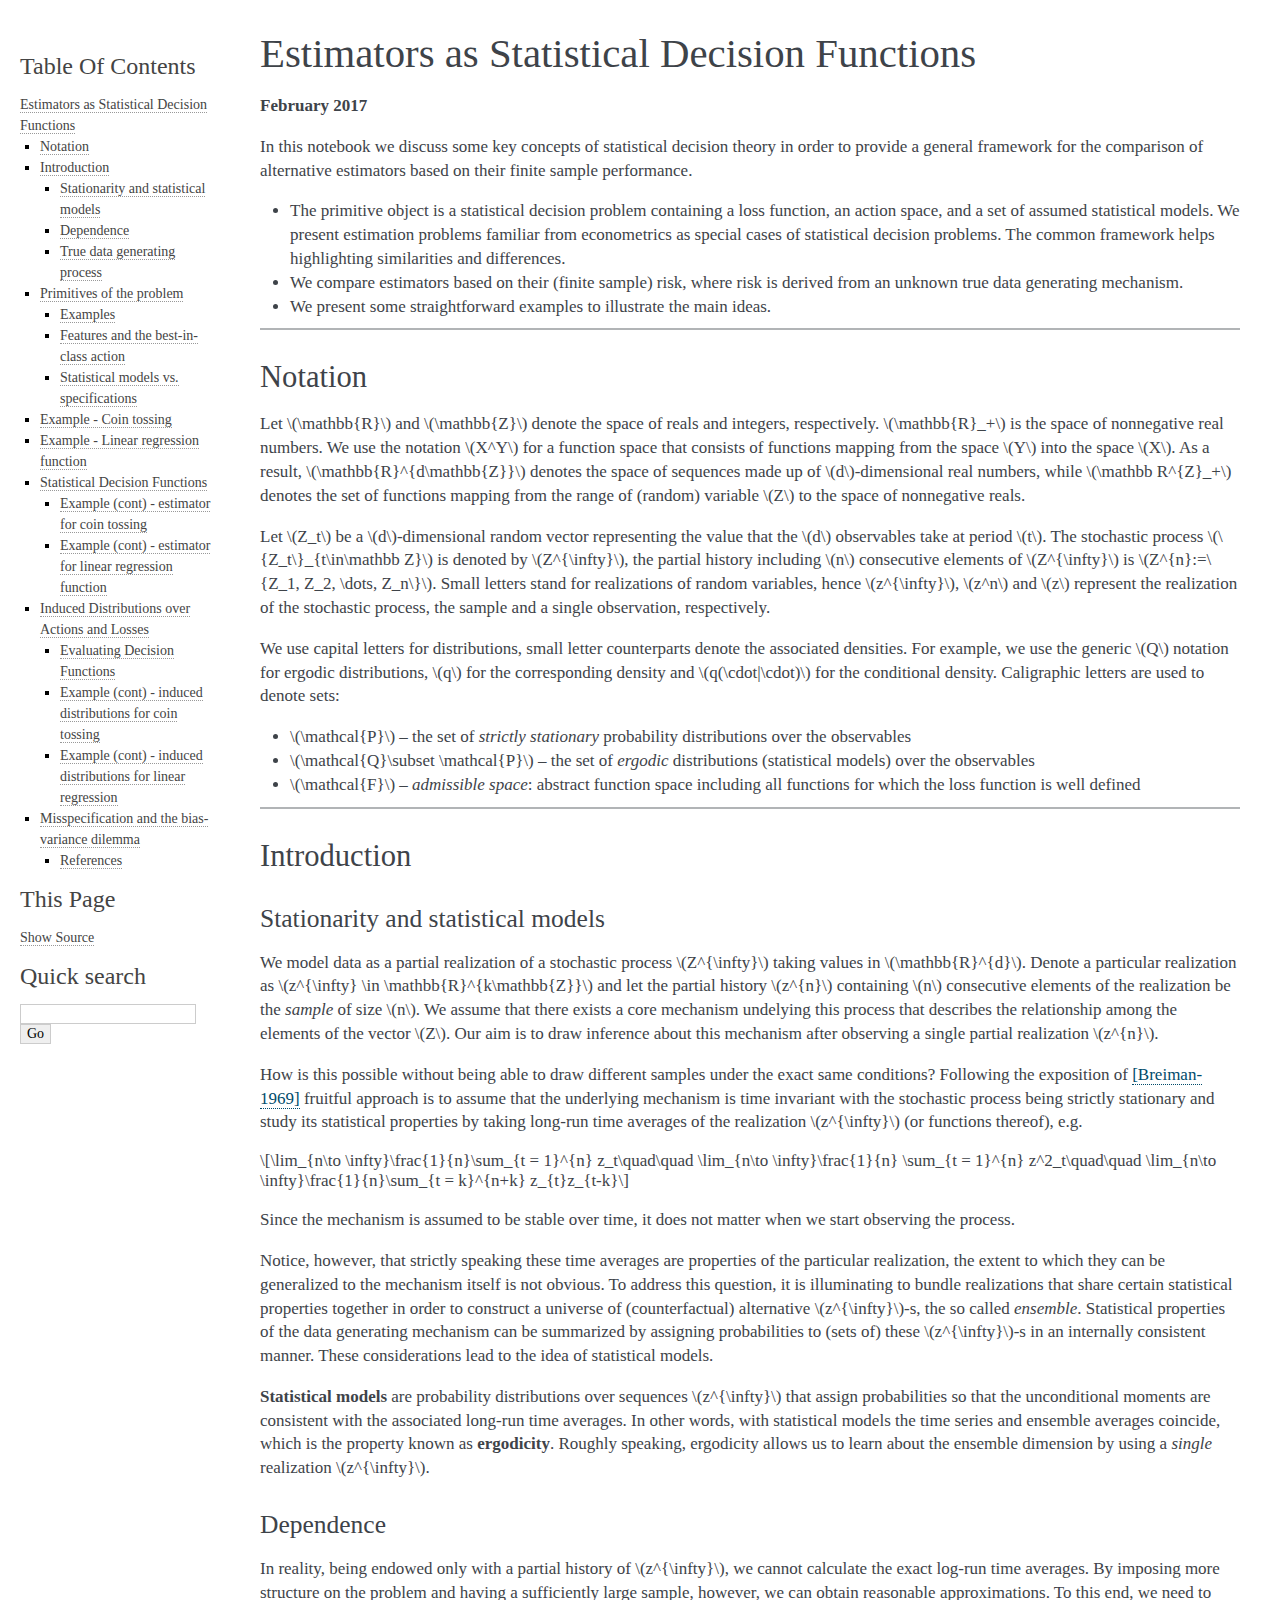
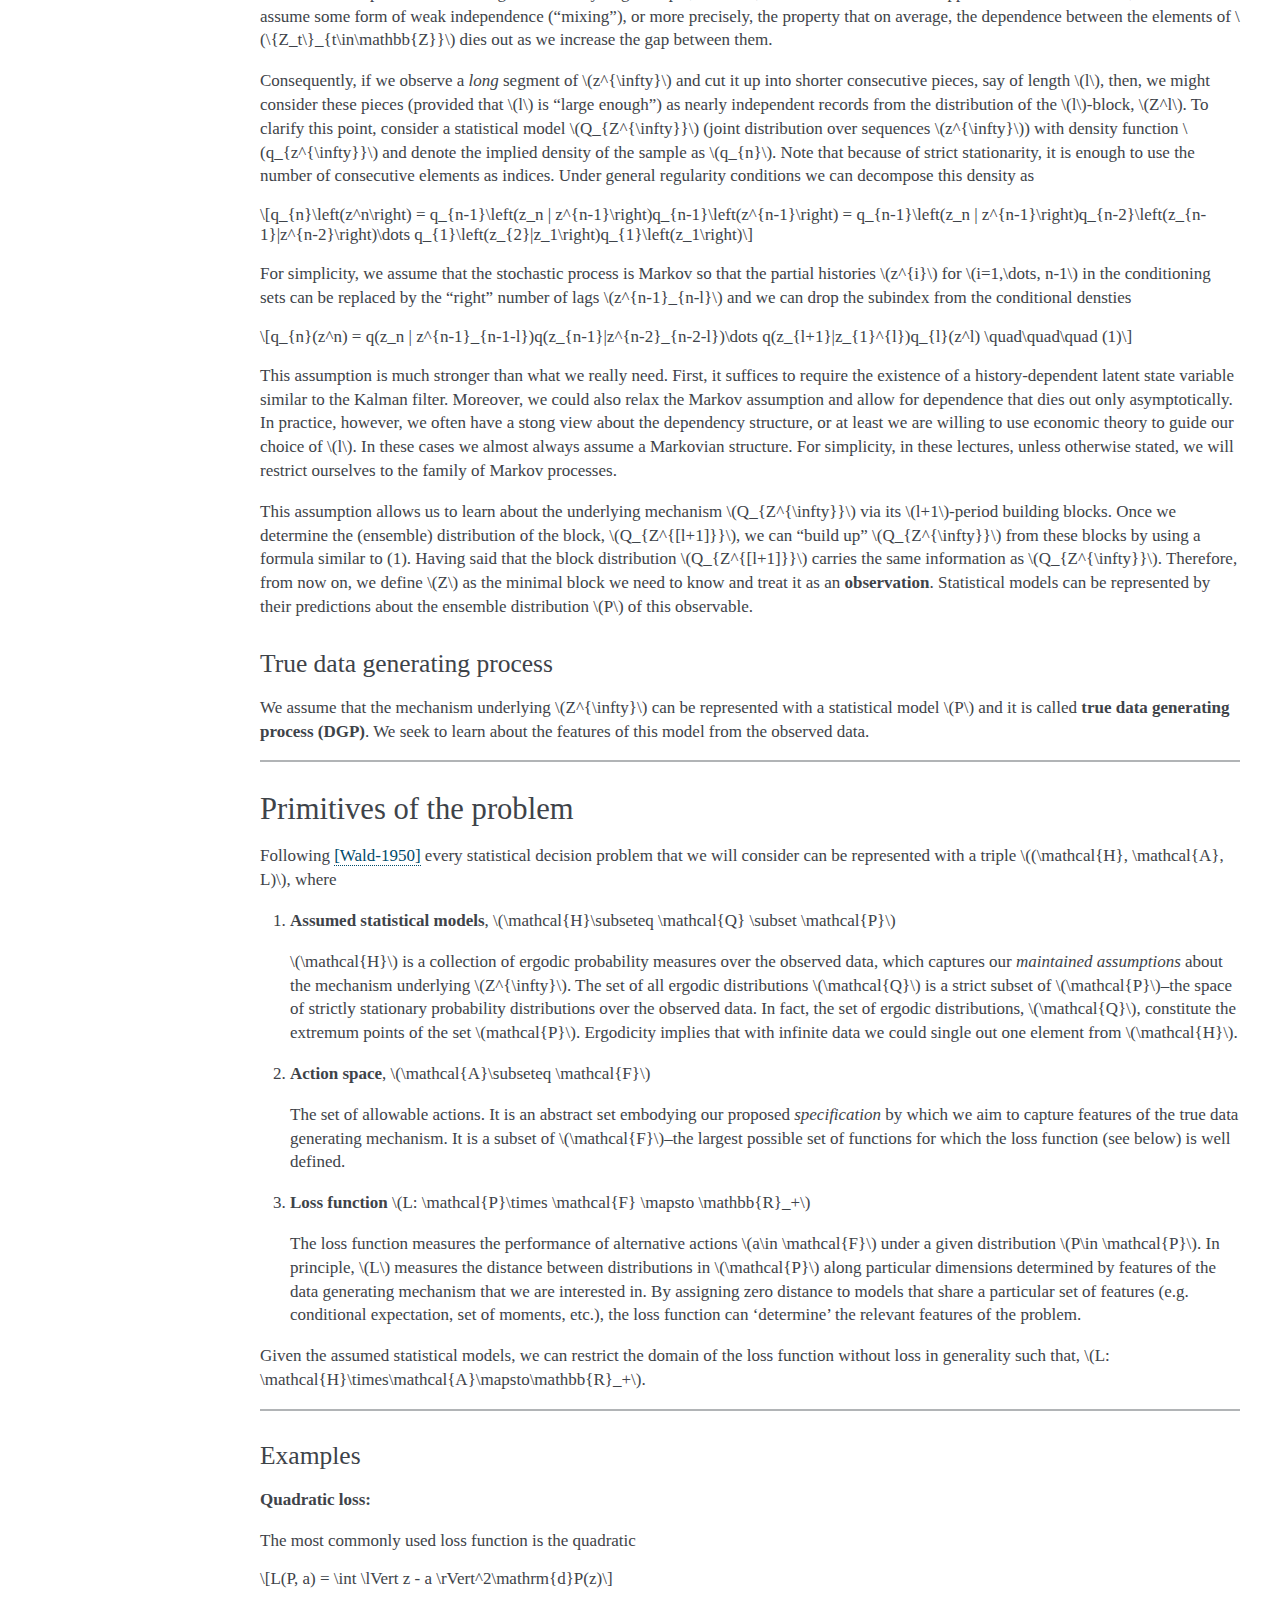
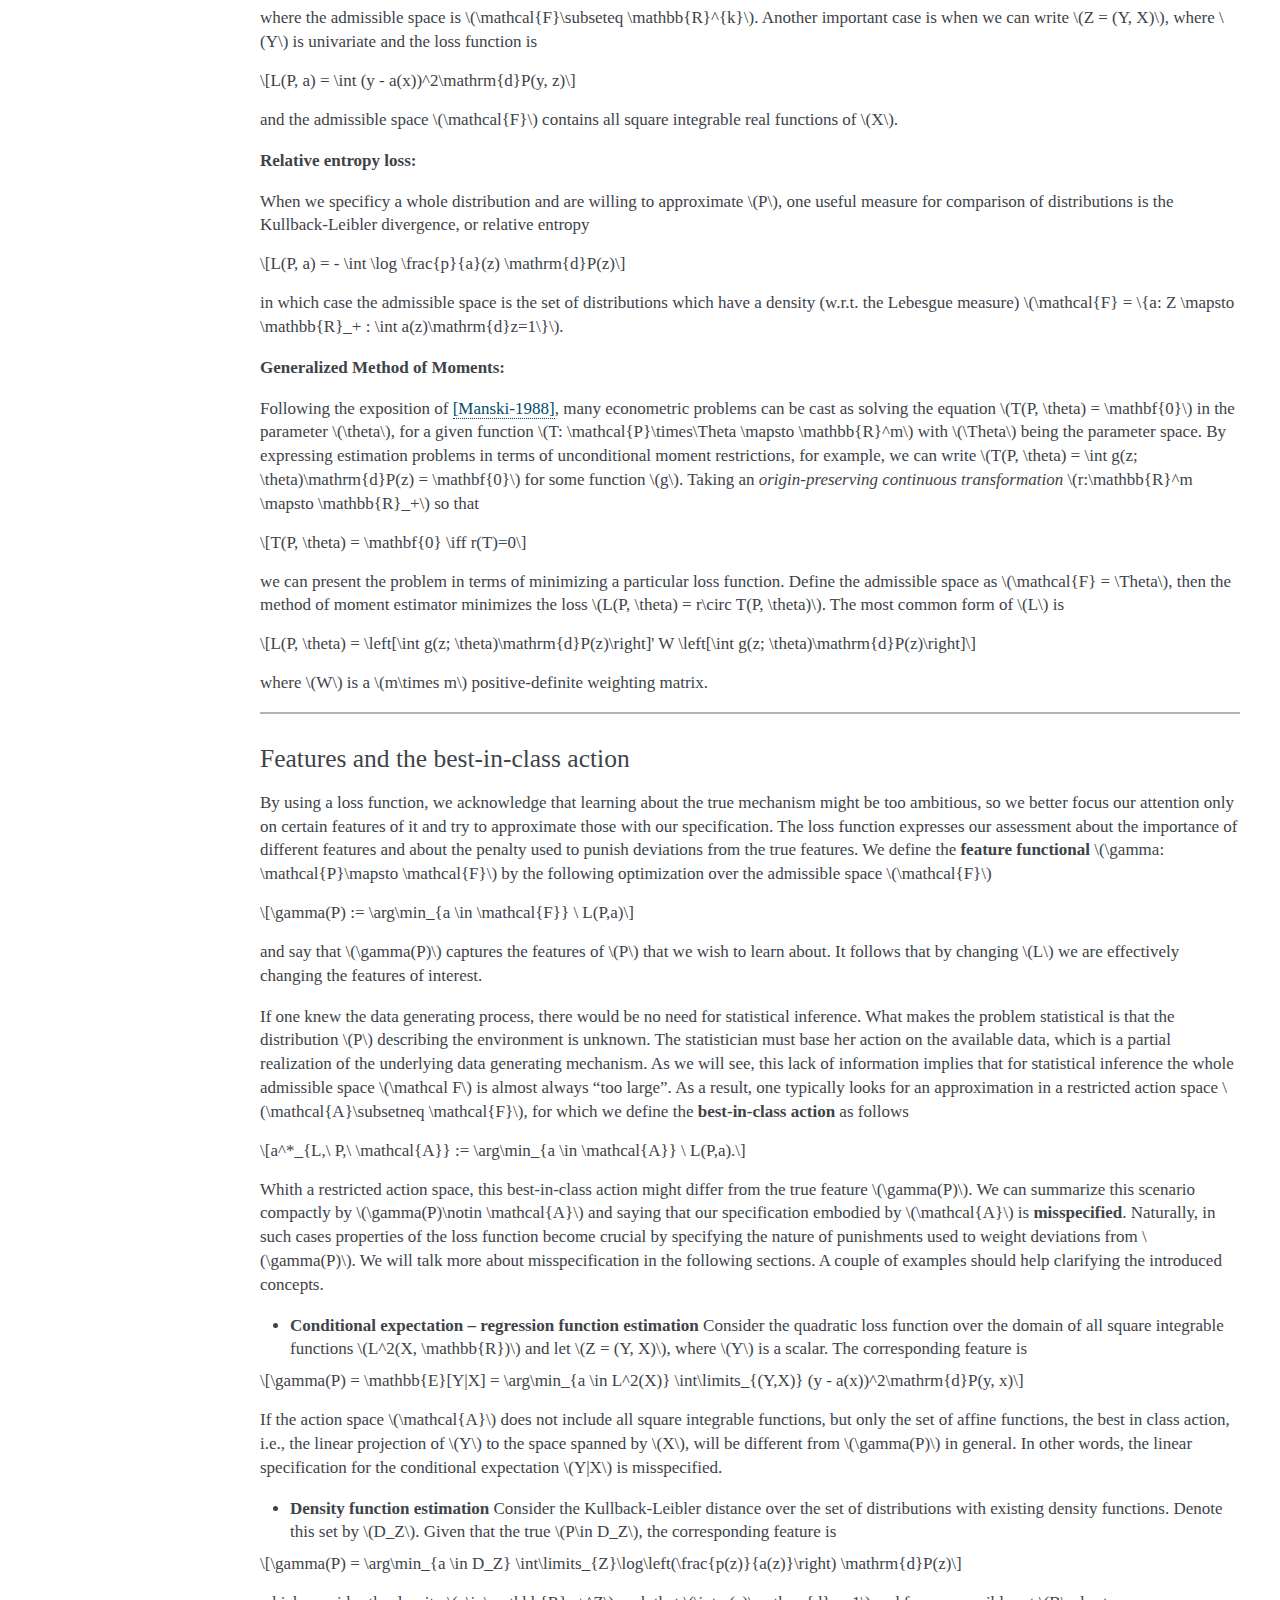
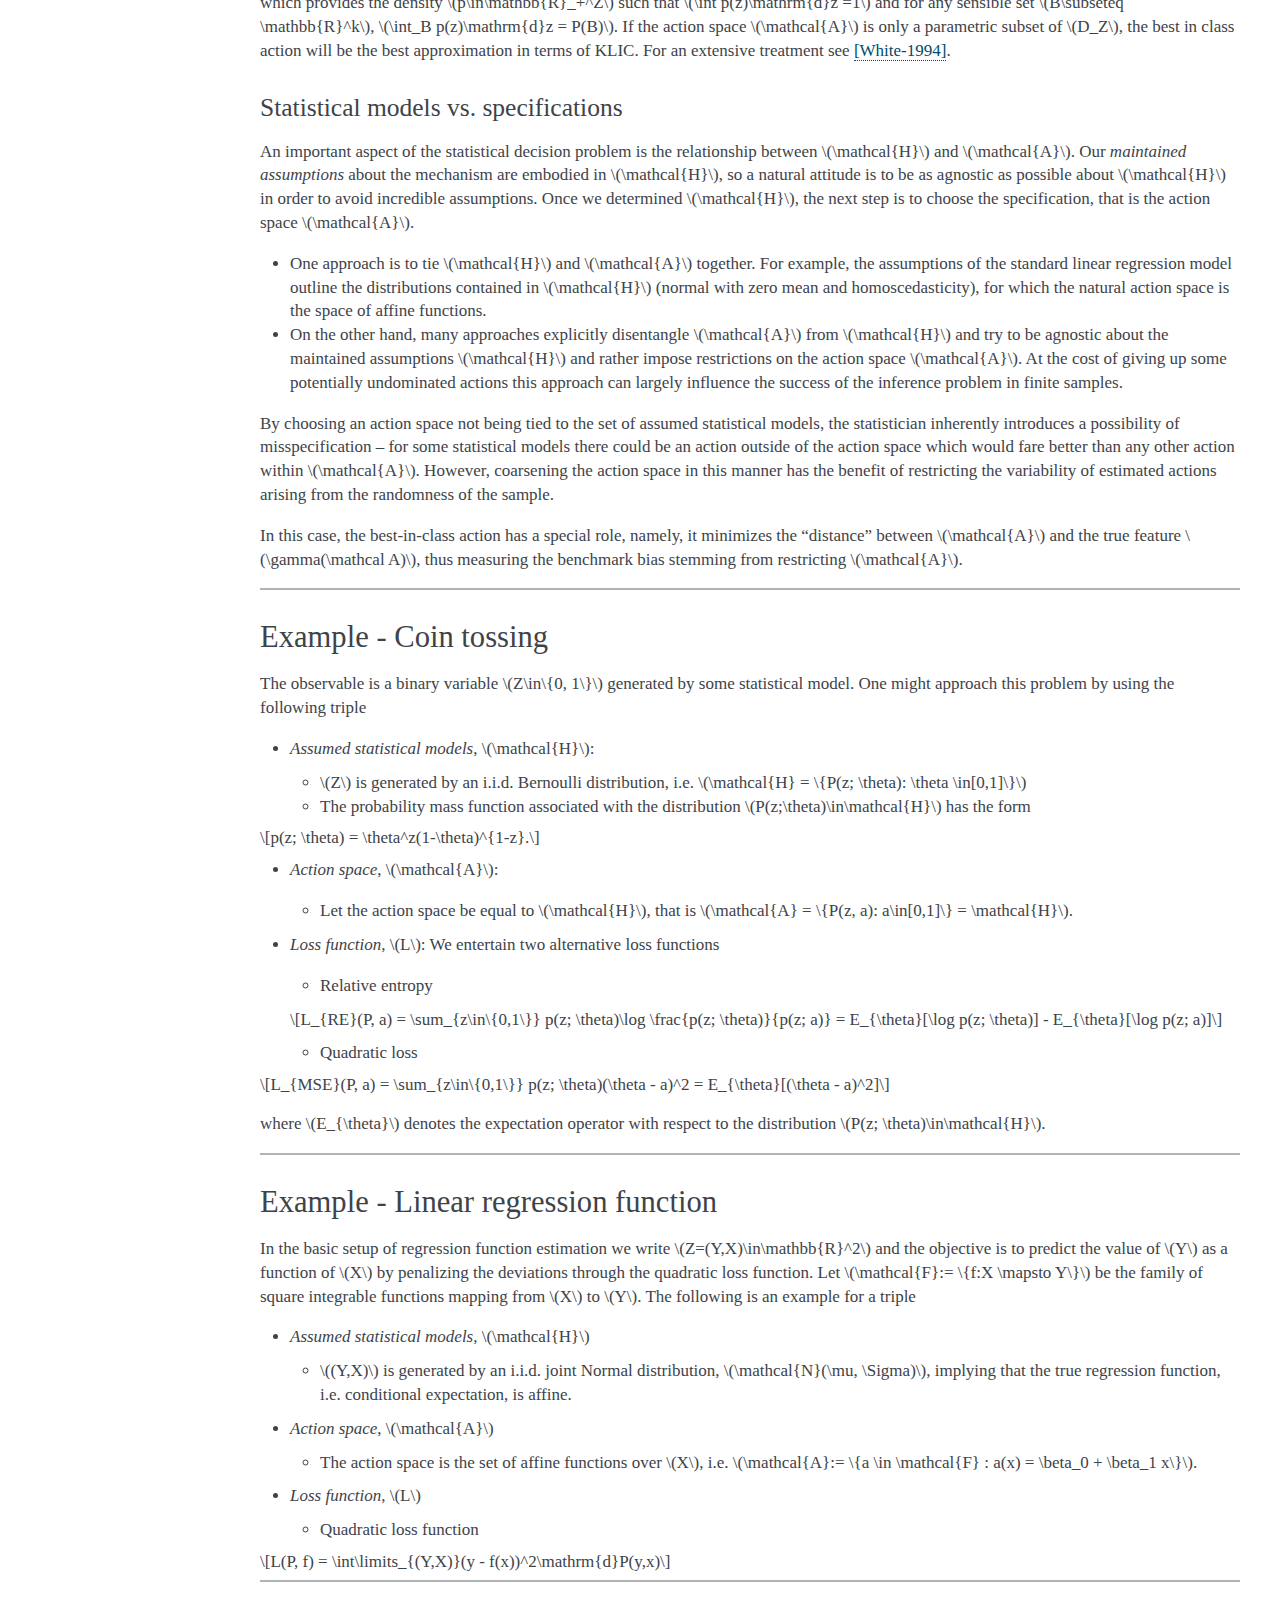
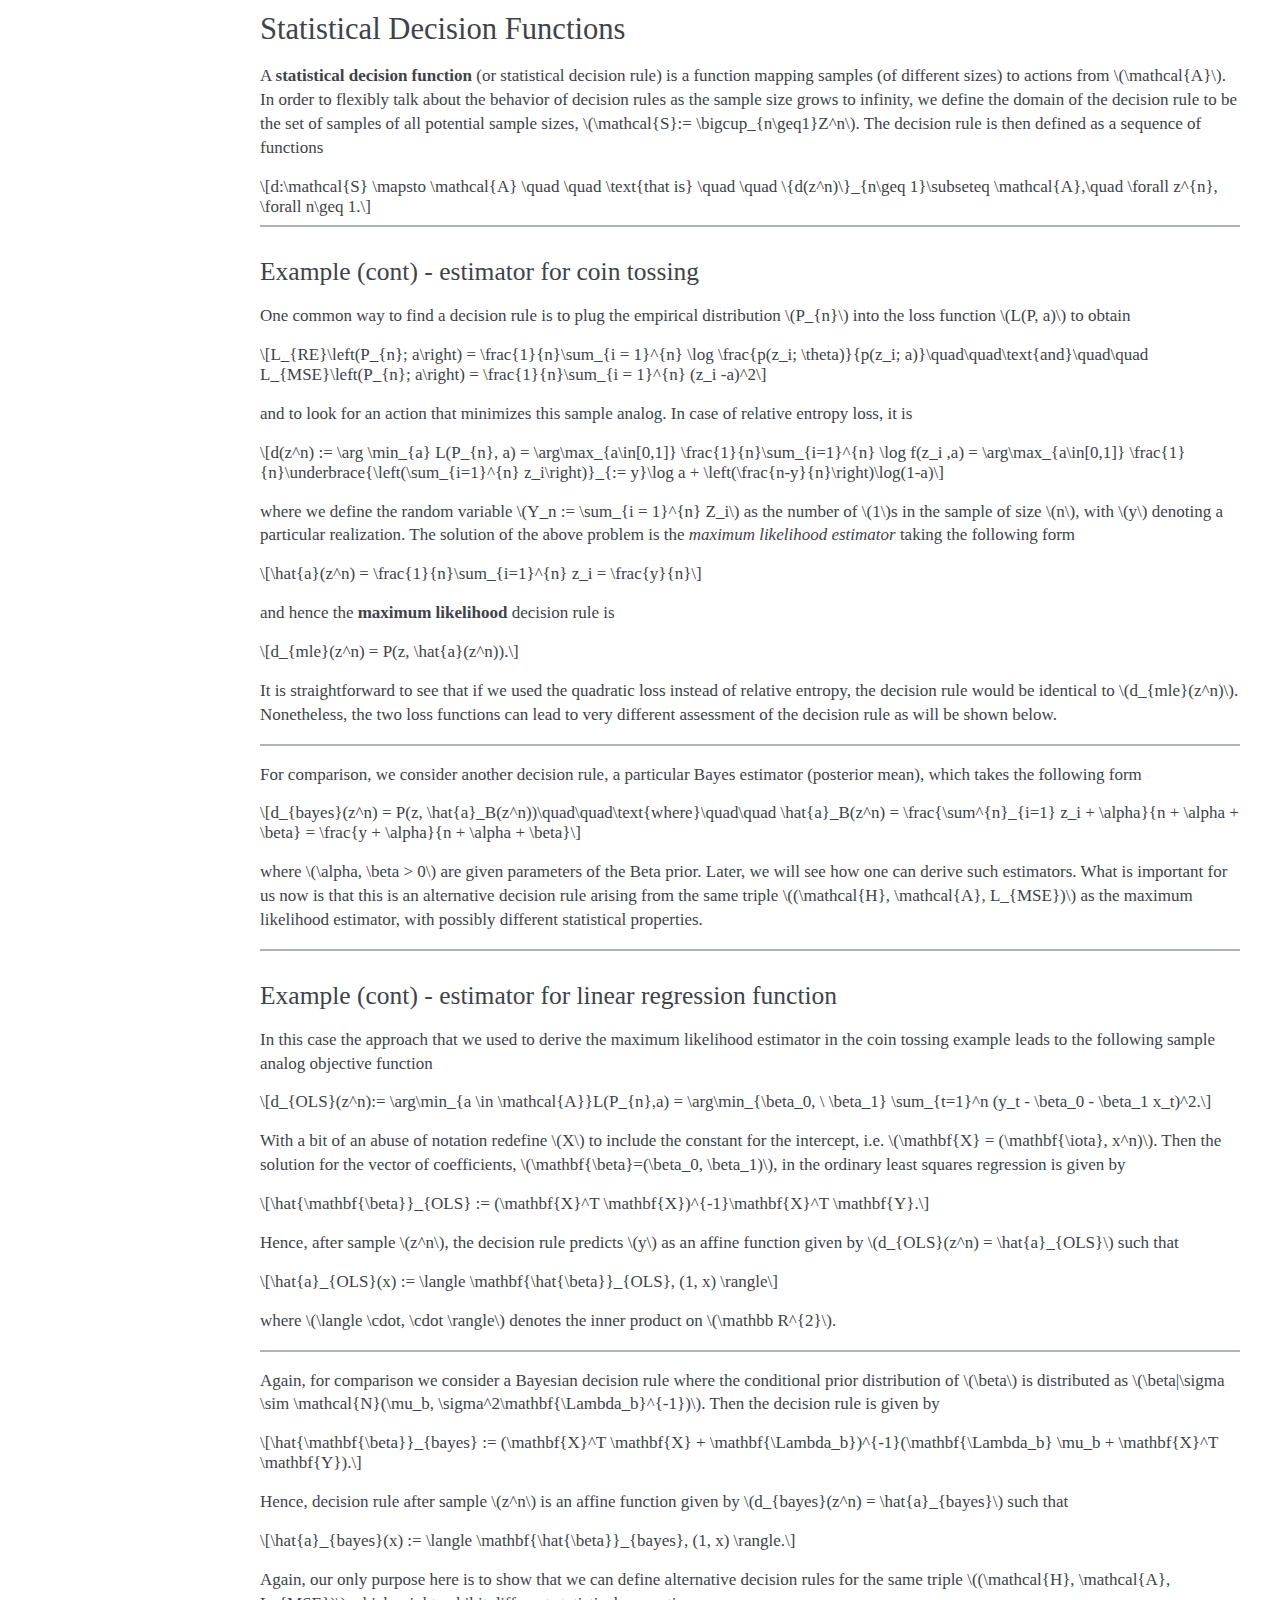
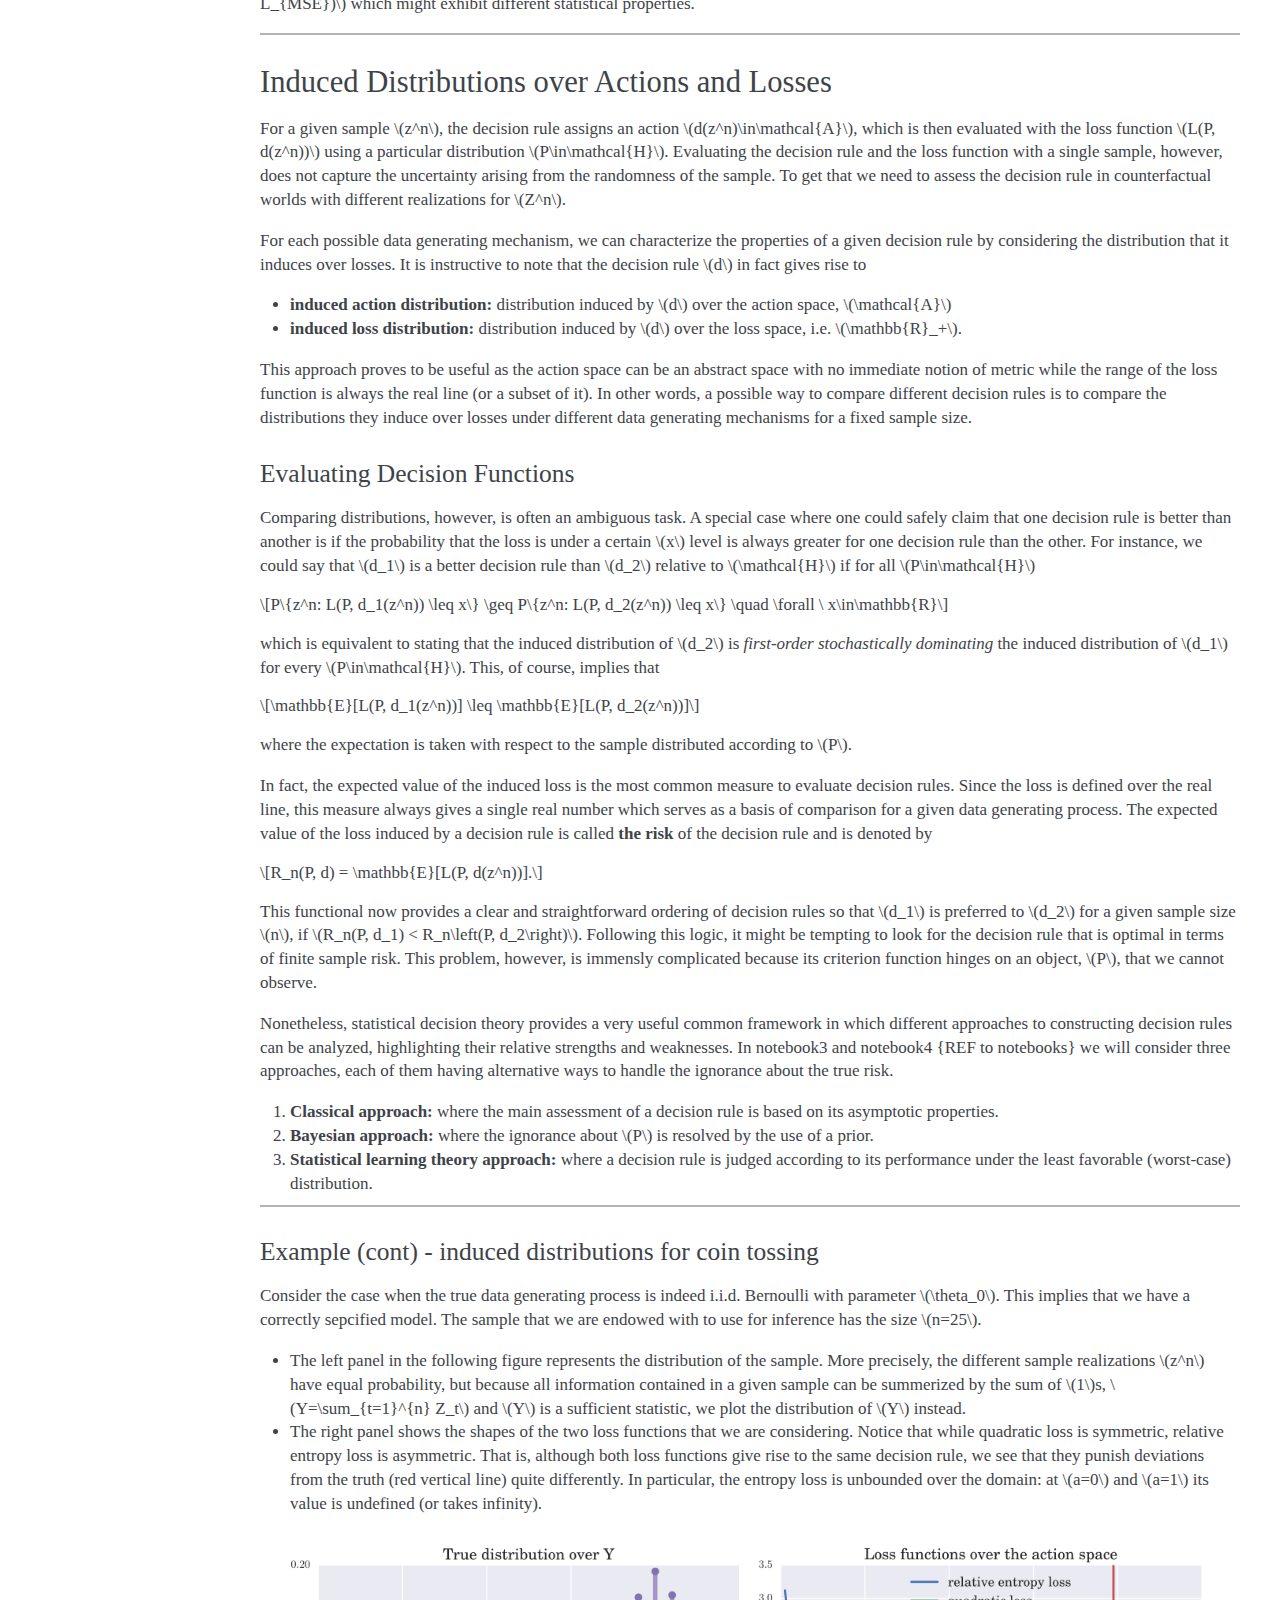
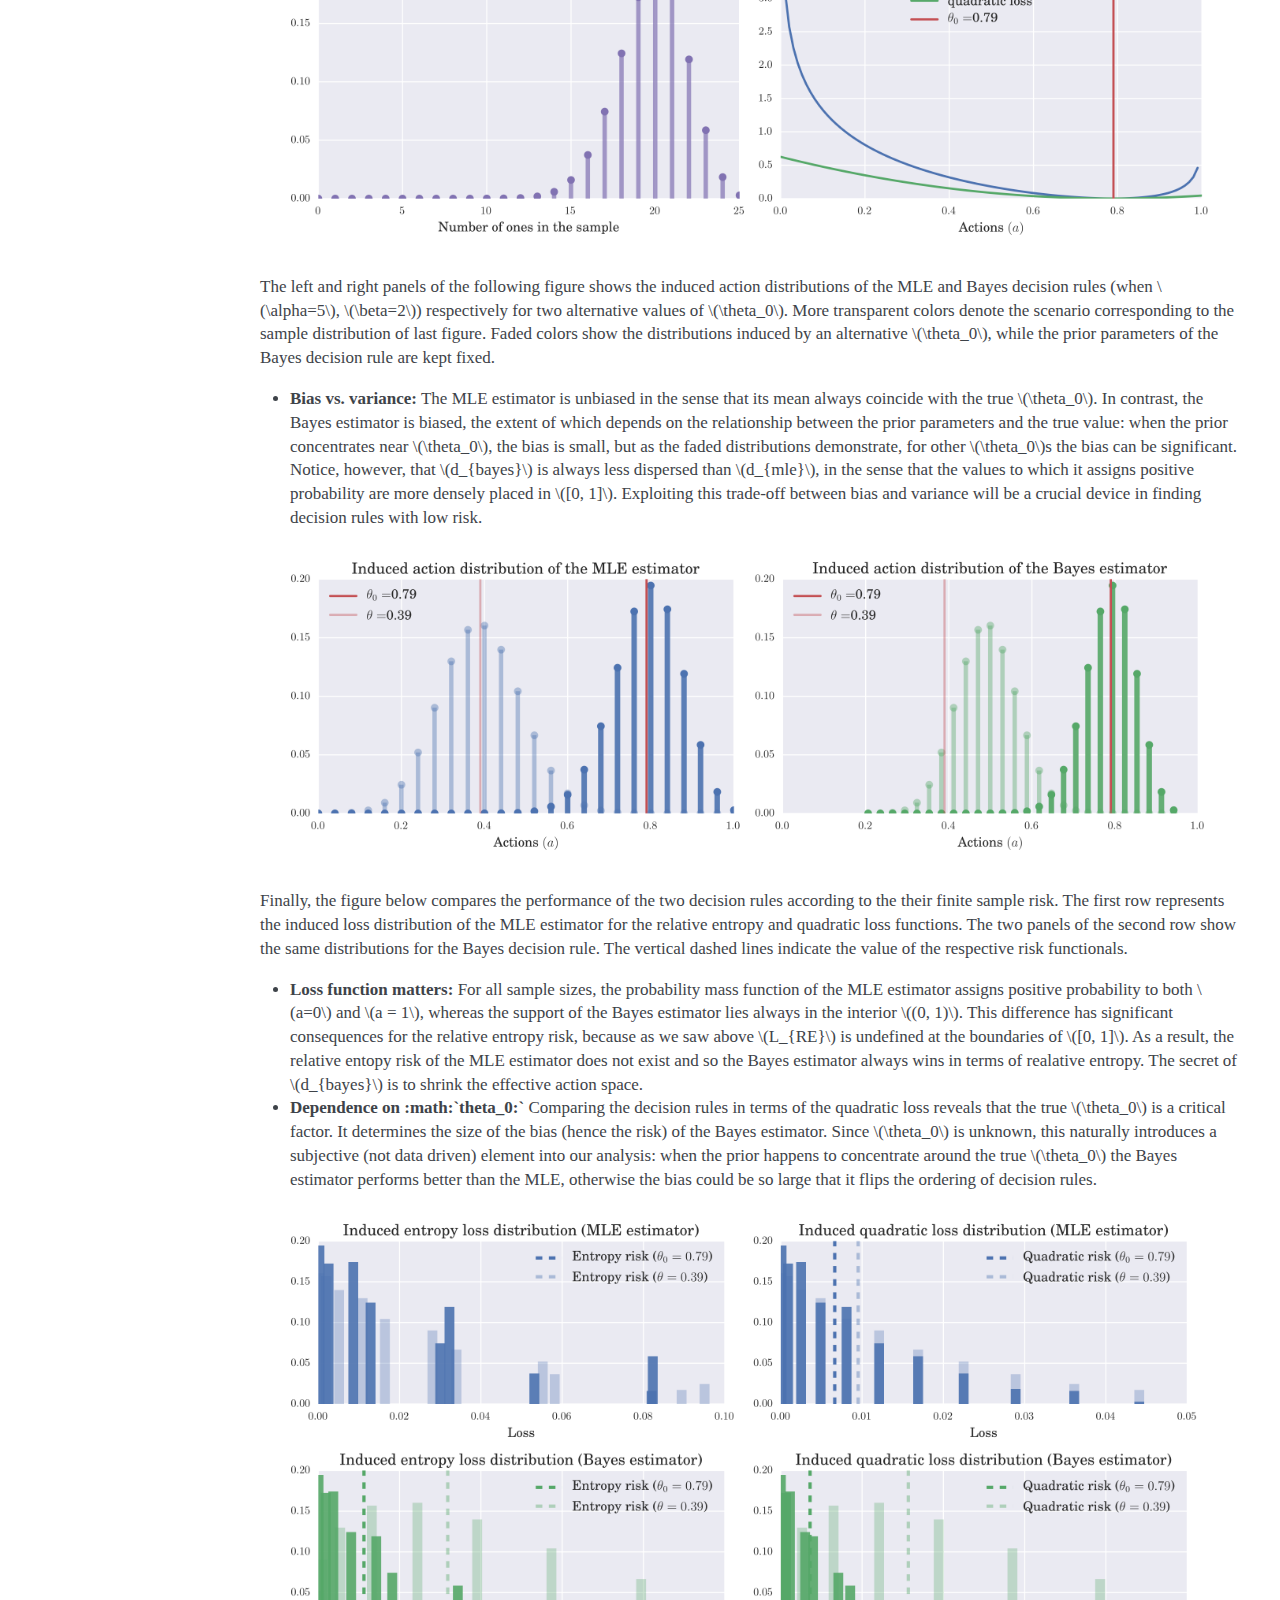
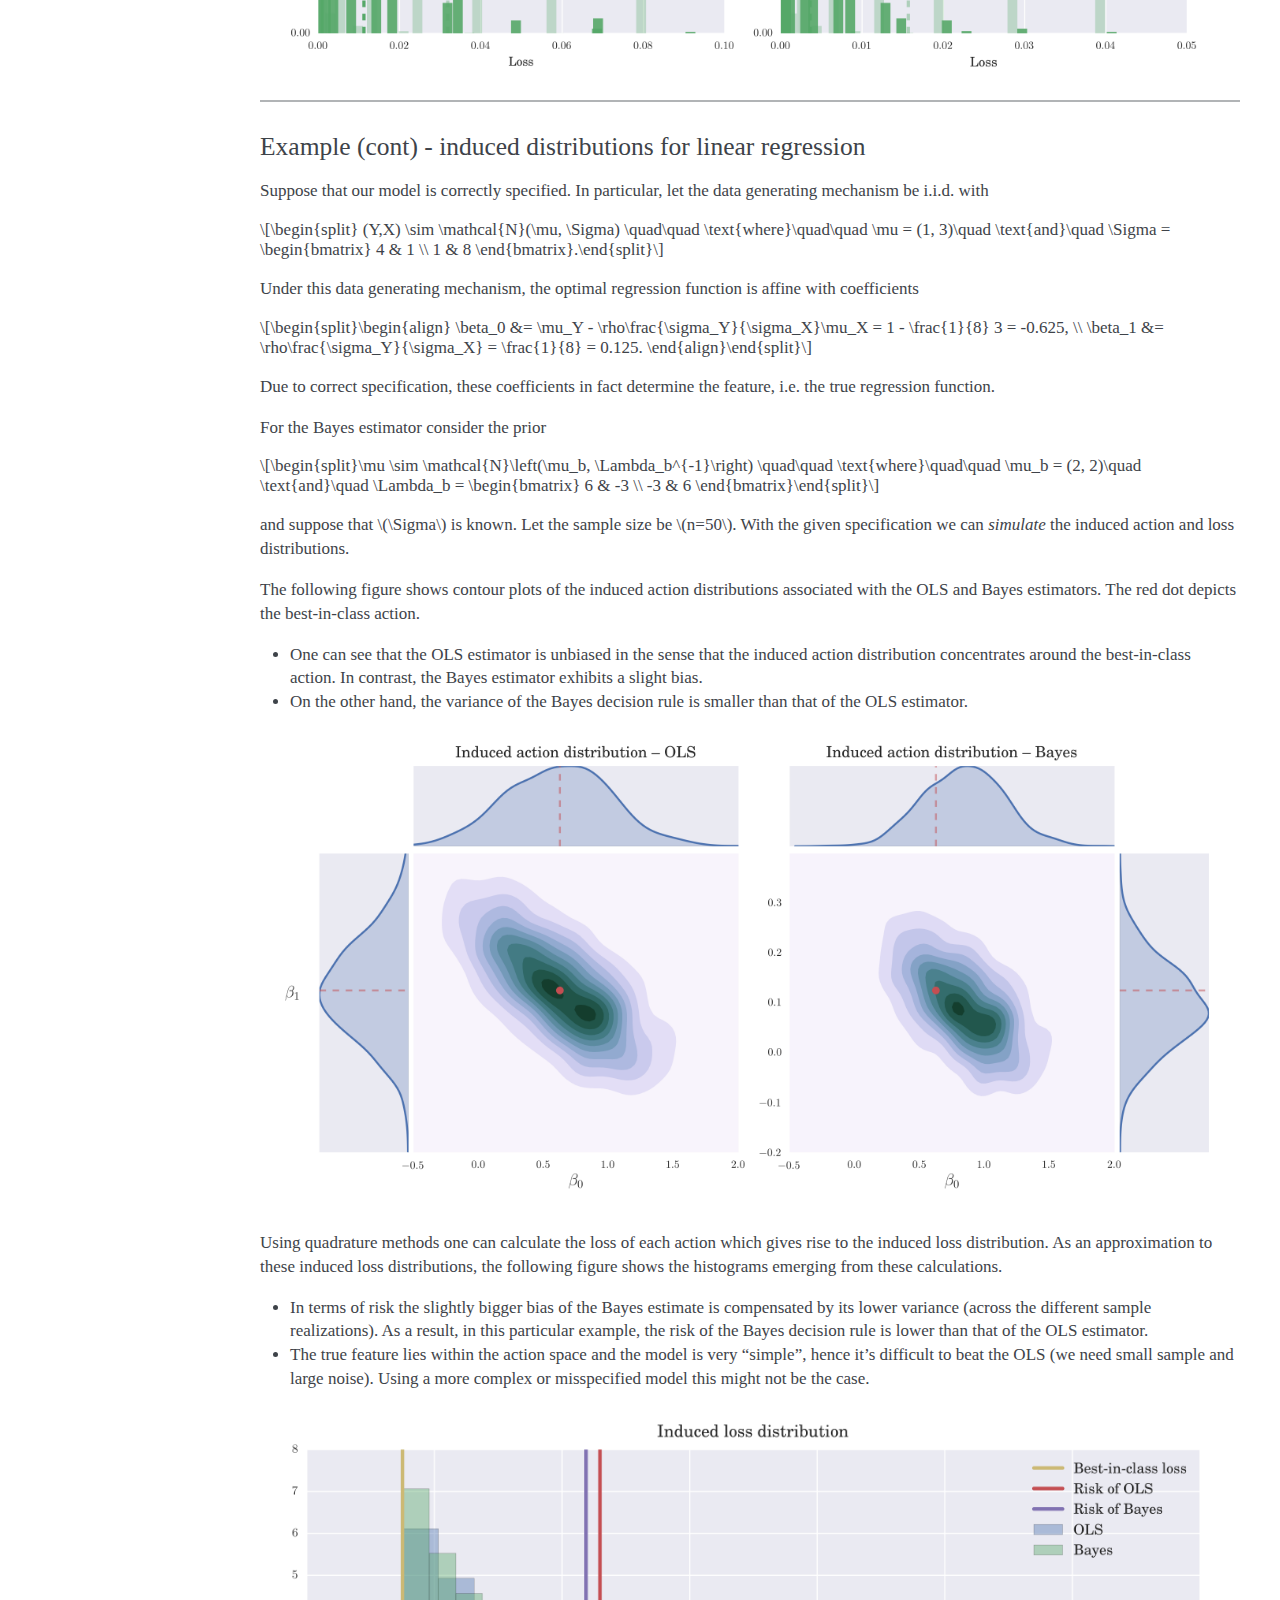
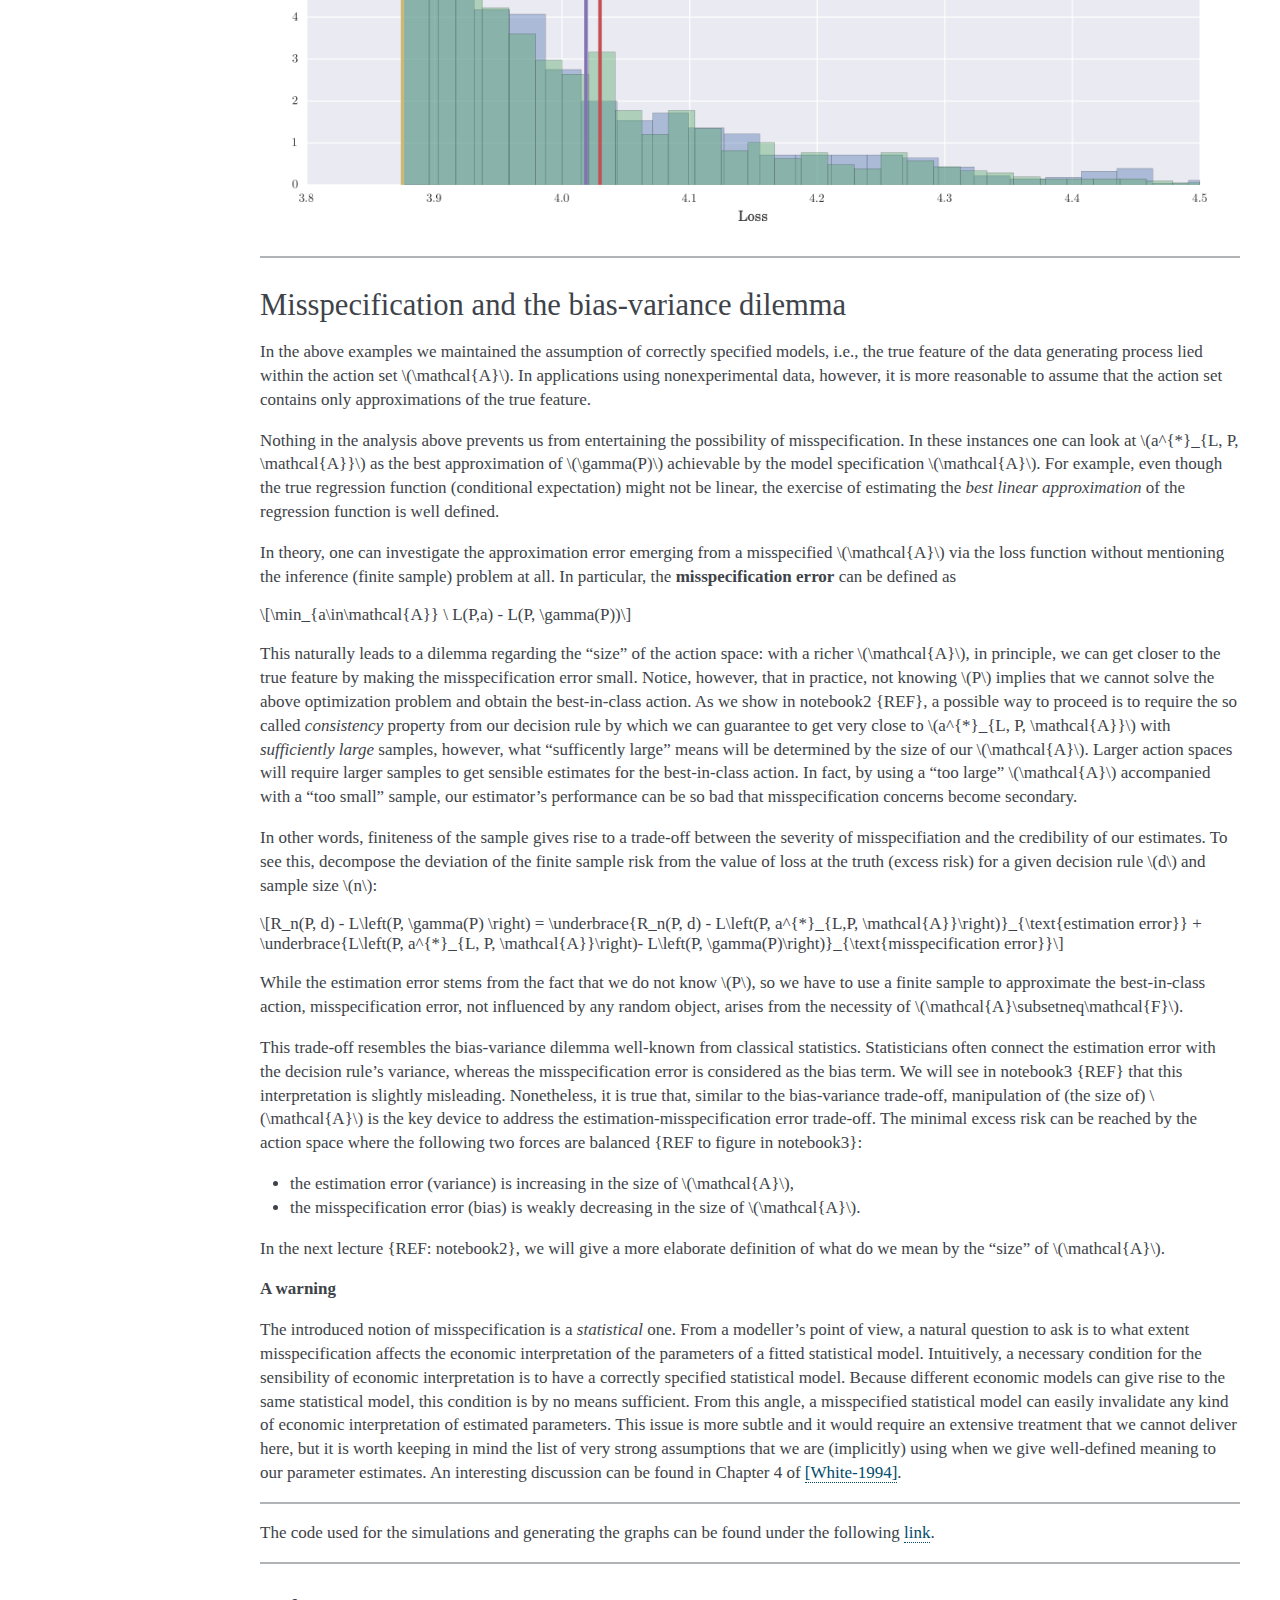
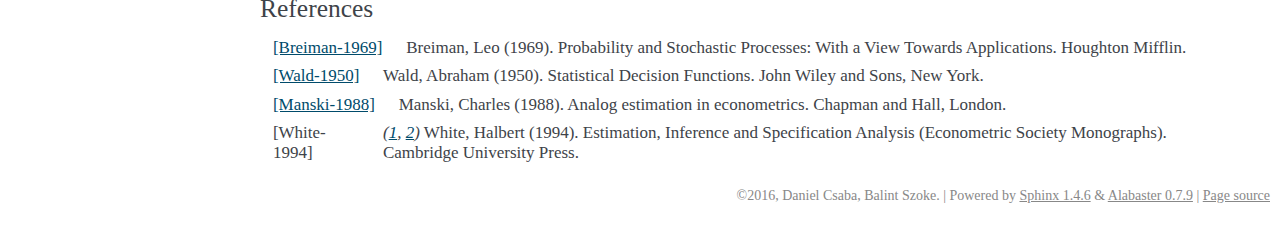
<file: _build/html/Notebook_01_wald/statistical_decision_functions_text.html>
<!DOCTYPE html PUBLIC "-//W3C//DTD XHTML 1.0 Transitional//EN"
  "http://www.w3.org/TR/xhtml1/DTD/xhtml1-transitional.dtd">


<html xmlns="http://www.w3.org/1999/xhtml">
  <head>
    <meta http-equiv="Content-Type" content="text/html; charset=utf-8" />
    
    <title>Estimators as Statistical Decision Functions &#8212; econometrics 0.1 documentation</title>
    
    <link rel="stylesheet" href="../_static/alabaster.css" type="text/css" />
    <link rel="stylesheet" href="../_static/pygments.css" type="text/css" />
    
    <script type="text/javascript">
      var DOCUMENTATION_OPTIONS = {
        URL_ROOT:    '../',
        VERSION:     '0.1',
        COLLAPSE_INDEX: false,
        FILE_SUFFIX: '.html',
        HAS_SOURCE:  true
      };
    </script>
    <script type="text/javascript" src="../_static/jquery.js"></script>
    <script type="text/javascript" src="../_static/underscore.js"></script>
    <script type="text/javascript" src="../_static/doctools.js"></script>
    <script type="text/javascript" src="https://cdn.mathjax.org/mathjax/latest/MathJax.js?config=TeX-AMS-MML_HTMLorMML"></script>
    <link rel="top" title="econometrics 0.1 documentation" href="../index.html" />
    <link rel="next" title="Asymptotic Analysis and Consistency" href="../Notebook_02_asymptotics/asymptotic_analysis_text.html" />
    <link rel="prev" title="Econometrics &amp; Statistics for QuantEcon" href="../Notebook_00_introduction/introduction.html" />
   
  <link rel="stylesheet" href="../_static/custom.css" type="text/css" />
  
  
  <meta name="viewport" content="width=device-width, initial-scale=0.9, maximum-scale=0.9" />

  </head>
  <body role="document">
  

    <div class="document">
      <div class="documentwrapper">
        <div class="bodywrapper">
          <div class="body" role="main">
            
  <div class="section" id="estimators-as-statistical-decision-functions">
<h1>Estimators as Statistical Decision Functions<a class="headerlink" href="#estimators-as-statistical-decision-functions" title="Permalink to this headline">¶</a></h1>
<p><strong>February 2017</strong></p>
<p>In this notebook we discuss some key concepts of statistical decision
theory in order to provide a general framework for the comparison of
alternative estimators based on their finite sample performance.</p>
<ul class="simple">
<li>The primitive object is a statistical decision problem containing a
loss function, an action space, and a set of assumed statistical
models. We present estimation problems familiar from econometrics as
special cases of statistical decision problems. The common framework
helps highlighting similarities and differences.</li>
<li>We compare estimators based on their (finite sample) risk, where risk
is derived from an unknown true data generating mechanism.</li>
<li>We present some straightforward examples to illustrate the main
ideas.</li>
</ul>
<hr class="docutils" />
<div class="section" id="notation">
<h2>Notation<a class="headerlink" href="#notation" title="Permalink to this headline">¶</a></h2>
<p>Let <span class="math">\(\mathbb{R}\)</span> and <span class="math">\(\mathbb{Z}\)</span> denote the space of reals
and integers, respectively. <span class="math">\(\mathbb{R}_+\)</span> is the space of
nonnegative real numbers. We use the notation <span class="math">\(X^Y\)</span> for a function
space that consists of functions mapping from the space <span class="math">\(Y\)</span> into
the space <span class="math">\(X\)</span>. As a result, <span class="math">\(\mathbb{R}^{d\mathbb{Z}}\)</span>
denotes the space of sequences made up of <span class="math">\(d\)</span>-dimensional real
numbers, while <span class="math">\(\mathbb R^{Z}_+\)</span> denotes the set of functions
mapping from the range of (random) variable <span class="math">\(Z\)</span> to the space of
nonnegative reals.</p>
<p>Let <span class="math">\(Z_t\)</span> be a <span class="math">\(d\)</span>-dimensional random vector representing
the value that the <span class="math">\(d\)</span> observables take at period <span class="math">\(t\)</span>. The
stochastic process <span class="math">\(\{Z_t\}_{t\in\mathbb Z}\)</span> is denoted by
<span class="math">\(Z^{\infty}\)</span>, the partial history including <span class="math">\(n\)</span> consecutive
elements of <span class="math">\(Z^{\infty}\)</span> is
<span class="math">\(Z^{n}:=\{Z_1, Z_2, \dots, Z_n\}\)</span>. Small letters stand for
realizations of random variables, hence <span class="math">\(z^{\infty}\)</span>, <span class="math">\(z^n\)</span>
and <span class="math">\(z\)</span> represent the realization of the stochastic process, the
sample and a single observation, respectively.</p>
<p>We use capital letters for distributions, small letter counterparts
denote the associated densities. For example, we use the generic
<span class="math">\(Q\)</span> notation for ergodic distributions, <span class="math">\(q\)</span> for the
corresponding density and <span class="math">\(q(\cdot|\cdot)\)</span> for the conditional
density. Caligraphic letters are used to denote sets:</p>
<ul class="simple">
<li><span class="math">\(\mathcal{P}\)</span> &#8211; the set of <em>strictly stationary</em> probability
distributions over the observables</li>
<li><span class="math">\(\mathcal{Q}\subset \mathcal{P}\)</span> &#8211; the set of <em>ergodic</em>
distributions (statistical models) over the observables</li>
<li><span class="math">\(\mathcal{F}\)</span> &#8211; <em>admissible space</em>: abstract function space
including all functions for which the loss function is well defined</li>
</ul>
</div>
<hr class="docutils" />
<div class="section" id="introduction">
<h2>Introduction<a class="headerlink" href="#introduction" title="Permalink to this headline">¶</a></h2>
<div class="section" id="stationarity-and-statistical-models">
<h3>Stationarity and statistical models<a class="headerlink" href="#stationarity-and-statistical-models" title="Permalink to this headline">¶</a></h3>
<p>We model data as a partial realization of a stochastic process
<span class="math">\(Z^{\infty}\)</span> taking values in <span class="math">\(\mathbb{R}^{d}\)</span>. Denote a
particular realization as
<span class="math">\(z^{\infty} \in \mathbb{R}^{k\mathbb{Z}}\)</span> and let the partial
history <span class="math">\(z^{n}\)</span> containing <span class="math">\(n\)</span> consecutive elements of the
realization be the <em>sample</em> of size <span class="math">\(n\)</span>. We assume that there
exists a core mechanism undelying this process that describes the
relationship among the elements of the vector <span class="math">\(Z\)</span>. Our aim is to
draw inference about this mechanism after observing a single partial
realization <span class="math">\(z^{n}\)</span>.</p>
<p>How is this possible without being able to draw different samples under
the exact same conditions? Following the exposition of <a class="reference internal" href="#breiman-1969" id="id1">[Breiman-1969]</a> fruitful approach is to assume that the underlying mechanism is time invariant with the stochastic process being
strictly stationary and study its statistical properties by taking
long-run time averages of the realization <span class="math">\(z^{\infty}\)</span> (or
functions thereof), e.g.</p>
<div class="math">
\[\lim_{n\to \infty}\frac{1}{n}\sum_{t = 1}^{n} z_t\quad\quad \lim_{n\to \infty}\frac{1}{n} \sum_{t = 1}^{n} z^2_t\quad\quad \lim_{n\to \infty}\frac{1}{n}\sum_{t = k}^{n+k} z_{t}z_{t-k}\]</div>
<p>Since the mechanism is assumed to be stable over time, it does not
matter when we start observing the process.</p>
<p>Notice, however, that strictly speaking these time averages are
properties of the particular realization, the extent to which they can
be generalized to the mechanism itself is not obvious. To address this
question, it is illuminating to bundle realizations that share certain
statistical properties together in order to construct a universe of
(counterfactual) alternative <span class="math">\(z^{\infty}\)</span>-s, the so called
<em>ensemble</em>. Statistical properties of the data generating mechanism can
be summarized by assigning probabilities to (sets of) these
<span class="math">\(z^{\infty}\)</span>-s in an internally consistent manner. These
considerations lead to the idea of statistical models.</p>
<p><strong>Statistical models</strong> are probability distributions over sequences
<span class="math">\(z^{\infty}\)</span> that assign probabilities so that the unconditional
moments are consistent with the associated long-run time averages. In
other words, with statistical models the time series and ensemble
averages coincide, which is the property known as <strong>ergodicity</strong>.
Roughly speaking, ergodicity allows us to learn about the ensemble
dimension by using a <em>single</em> realization <span class="math">\(z^{\infty}\)</span>.</p>
</div>
<div class="section" id="dependence">
<h3>Dependence<a class="headerlink" href="#dependence" title="Permalink to this headline">¶</a></h3>
<p>In reality, being endowed only with a partial history of
<span class="math">\(z^{\infty}\)</span>, we cannot calculate the exact log-run time averages.
By imposing more structure on the problem and having a sufficiently
large sample, however, we can obtain reasonable approximations. To this
end, we need to assume some form of weak independence (&#8220;mixing&#8221;), or
more precisely, the property that on average, the dependence between the
elements of <span class="math">\(\{Z_t\}_{t\in\mathbb{Z}}\)</span> dies out as we increase the
gap between them.</p>
<p>Consequently, if we observe a <em>long</em> segment of <span class="math">\(z^{\infty}\)</span> and
cut it up into shorter consecutive pieces, say of length <span class="math">\(l\)</span>,
then, we might consider these pieces (provided that <span class="math">\(l\)</span> is &#8220;large
enough&#8221;) as nearly independent records from the distribution of the
<span class="math">\(l\)</span>-block, <span class="math">\(Z^l\)</span>. To clarify this point, consider a
statistical model <span class="math">\(Q_{Z^{\infty}}\)</span> (joint distribution over
sequences <span class="math">\(z^{\infty}\)</span>) with density function
<span class="math">\(q_{z^{\infty}}\)</span> and denote the implied density of the sample as
<span class="math">\(q_{n}\)</span>. Note that because of strict stationarity, it is enough to
use the number of consecutive elements as indices. Under general
regularity conditions we can decompose this density as</p>
<div class="math">
\[q_{n}\left(z^n\right) = q_{n-1}\left(z_n | z^{n-1}\right)q_{n-1}\left(z^{n-1}\right) = q_{n-1}\left(z_n | z^{n-1}\right)q_{n-2}\left(z_{n-1}|z^{n-2}\right)\dots q_{1}\left(z_{2}|z_1\right)q_{1}\left(z_1\right)\]</div>
<p>For simplicity, we assume that the stochastic process is Markov so that
the partial histories <span class="math">\(z^{i}\)</span> for <span class="math">\(i=1,\dots, n-1\)</span> in the
conditioning sets can be replaced by the &#8220;right&#8221; number of lags
<span class="math">\(z^{n-1}_{n-l}\)</span> and we can drop the subindex from the conditional
densties</p>
<div class="math">
\[q_{n}(z^n) = q(z_n | z^{n-1}_{n-1-l})q(z_{n-1}|z^{n-2}_{n-2-l})\dots q(z_{l+1}|z_{1}^{l})q_{l}(z^l) \quad\quad\quad (1)\]</div>
<p>This assumption is much stronger than what we really need. First, it
suffices to require the existence of a history-dependent latent state
variable similar to the Kalman filter. Moreover, we could also relax the
Markov assumption and allow for dependence that dies out only
asymptotically. In practice, however, we often have a stong view about
the dependency structure, or at least we are willing to use economic
theory to guide our choice of <span class="math">\(l\)</span>. In these cases we almost always
assume a Markovian structure. For simplicity, in these lectures, unless
otherwise stated, we will restrict ourselves to the family of Markov
processes.</p>
<p>This assumption allows us to learn about the underlying mechanism
<span class="math">\(Q_{Z^{\infty}}\)</span> via its <span class="math">\(l+1\)</span>-period building blocks. Once
we determine the (ensemble) distribution of the block,
<span class="math">\(Q_{Z^{[l+1]}}\)</span>, we can &#8220;build up&#8221; <span class="math">\(Q_{Z^{\infty}}\)</span> from
these blocks by using a formula similar to (1). Having said that the
block distribution <span class="math">\(Q_{Z^{[l+1]}}\)</span> carries the same information as
<span class="math">\(Q_{Z^{\infty}}\)</span>. Therefore, from now on, we define <span class="math">\(Z\)</span> as
the minimal block we need to know and treat it as an <strong>observation</strong>.
Statistical models can be represented by their predictions about the
ensemble distribution <span class="math">\(P\)</span> of this observable.</p>
</div>
<div class="section" id="true-data-generating-process">
<h3>True data generating process<a class="headerlink" href="#true-data-generating-process" title="Permalink to this headline">¶</a></h3>
<p>We assume that the mechanism underlying <span class="math">\(Z^{\infty}\)</span> can be
represented with a statistical model <span class="math">\(P\)</span> and it is called <strong>true
data generating process (DGP)</strong>. We seek to learn about the features of
this model from the observed data.</p>
</div>
</div>
<hr class="docutils" />
<div class="section" id="primitives-of-the-problem">
<h2>Primitives of the problem<a class="headerlink" href="#primitives-of-the-problem" title="Permalink to this headline">¶</a></h2>
<p>Following <a class="reference internal" href="#wald-1950" id="id2">[Wald-1950]</a> every statistical decision problem that we will consider can be
represented with a triple <span class="math">\((\mathcal{H}, \mathcal{A}, L)\)</span>, where</p>
<ol class="arabic">
<li><p class="first"><strong>Assumed statistical models</strong>,
<span class="math">\(\mathcal{H}\subseteq \mathcal{Q} \subset \mathcal{P}\)</span></p>
<p><span class="math">\(\mathcal{H}\)</span> is a collection of ergodic probability measures
over the observed data, which captures our <em>maintained assumptions</em>
about the mechanism underlying <span class="math">\(Z^{\infty}\)</span>. The set of all
ergodic distributions <span class="math">\(\mathcal{Q}\)</span> is a strict subset of
<span class="math">\(\mathcal{P}\)</span>&#8211;the space of strictly stationary probability
distributions over the observed data. In fact, the set of ergodic
distributions, <span class="math">\(\mathcal{Q}\)</span>, constitute the extremum points of
the set <span class="math">\(mathcal{P}\)</span>. Ergodicity implies that with infinite
data we could single out one element from <span class="math">\(\mathcal{H}\)</span>.</p>
</li>
<li><p class="first"><strong>Action space</strong>, <span class="math">\(\mathcal{A}\subseteq \mathcal{F}\)</span></p>
<p>The set of allowable actions. It is an abstract set embodying our
proposed <em>specification</em> by which we aim to capture features of the
true data generating mechanism. It is a subset of
<span class="math">\(\mathcal{F}\)</span>&#8211;the largest possible set of functions for which
the loss function (see below) is well defined.</p>
</li>
<li><p class="first"><strong>Loss function</strong>
<span class="math">\(L: \mathcal{P}\times \mathcal{F} \mapsto \mathbb{R}_+\)</span></p>
<p>The loss function measures the performance of alternative actions
<span class="math">\(a\in \mathcal{F}\)</span> under a given distribution
<span class="math">\(P\in \mathcal{P}\)</span>. In principle, <span class="math">\(L\)</span> measures the
distance between distributions in <span class="math">\(\mathcal{P}\)</span> along
particular dimensions determined by features of the data generating
mechanism that we are interested in. By assigning zero distance to
models that share a particular set of features (e.g. conditional
expectation, set of moments, etc.), the loss function can &#8216;determine&#8217;
the relevant features of the problem.</p>
</li>
</ol>
<p>Given the assumed statistical models, we can restrict the domain of the
loss function without loss in generality such that,
<span class="math">\(L: \mathcal{H}\times\mathcal{A}\mapsto\mathbb{R}_+\)</span>.</p>
<hr class="docutils" />
<div class="section" id="examples">
<h3>Examples<a class="headerlink" href="#examples" title="Permalink to this headline">¶</a></h3>
<p><strong>Quadratic loss:</strong></p>
<p>The most commonly used loss function is the quadratic</p>
<div class="math">
\[L(P, a) = \int \lVert z - a \rVert^2\mathrm{d}P(z)\]</div>
<p>where the admissible space is
<span class="math">\(\mathcal{F}\subseteq \mathbb{R}^{k}\)</span>. Another important case is
when we can write <span class="math">\(Z = (Y, X)\)</span>, where <span class="math">\(Y\)</span> is univariate and
the loss function is</p>
<div class="math">
\[L(P, a) = \int (y - a(x))^2\mathrm{d}P(y, z)\]</div>
<p>and the admissible space <span class="math">\(\mathcal{F}\)</span> contains all square
integrable real functions of <span class="math">\(X\)</span>.</p>
<p><strong>Relative entropy loss:</strong></p>
<p>When we specificy a whole distribution and are willing to approximate
<span class="math">\(P\)</span>, one useful measure for comparison of distributions is the
Kullback-Leibler divergence, or relative entropy</p>
<div class="math">
\[L(P, a) = - \int \log \frac{p}{a}(z) \mathrm{d}P(z)\]</div>
<p>in which case the admissible space is the set of distributions which
have a density (w.r.t. the Lebesgue measure)
<span class="math">\(\mathcal{F} = \{a: Z \mapsto \mathbb{R}_+ : \int a(z)\mathrm{d}z=1\}\)</span>.</p>
<p><strong>Generalized Method of Moments:</strong></p>
<p>Following the exposition of <a class="reference internal" href="../Notebook_02_asymptotics/asymptotic_analysis_text.html#manski-1988" id="id3">[Manski-1988]</a>, many
econometric problems can be cast as solving the equation
<span class="math">\(T(P, \theta) = \mathbf{0}\)</span> in the parameter <span class="math">\(\theta\)</span>, for a
given function <span class="math">\(T: \mathcal{P}\times\Theta \mapsto \mathbb{R}^m\)</span>
with <span class="math">\(\Theta\)</span> being the parameter space. By expressing estimation
problems in terms of unconditional moment restrictions, for example, we
can write
<span class="math">\(T(P, \theta) = \int g(z; \theta)\mathrm{d}P(z) = \mathbf{0}\)</span> for
some function <span class="math">\(g\)</span>. Taking an <em>origin-preserving continuous
transformation</em> <span class="math">\(r:\mathbb{R}^m \mapsto \mathbb{R}_+\)</span> so that</p>
<div class="math">
\[T(P, \theta) = \mathbf{0} \iff r(T)=0\]</div>
<p>we can present the problem in terms of minimizing a particular loss
function. Define the admissible space as <span class="math">\(\mathcal{F} = \Theta\)</span>,
then the method of moment estimator minimizes the loss
<span class="math">\(L(P, \theta) = r\circ T(P, \theta)\)</span>. The most common form of
<span class="math">\(L\)</span> is</p>
<div class="math">
\[L(P, \theta) = \left[\int g(z; \theta)\mathrm{d}P(z)\right]' W \left[\int g(z; \theta)\mathrm{d}P(z)\right]\]</div>
<p>where <span class="math">\(W\)</span> is a <span class="math">\(m\times m\)</span> positive-definite weighting
matrix.</p>
</div>
<hr class="docutils" />
<div class="section" id="features-and-the-best-in-class-action">
<h3>Features and the best-in-class action<a class="headerlink" href="#features-and-the-best-in-class-action" title="Permalink to this headline">¶</a></h3>
<p>By using a loss function, we acknowledge that learning about the true
mechanism might be too ambitious, so we better focus our attention only
on certain features of it and try to approximate those with our
specification. The loss function expresses our assessment about the
importance of different features and about the penalty used to punish
deviations from the true features. We define the <strong>feature functional</strong>
<span class="math">\(\gamma: \mathcal{P}\mapsto \mathcal{F}\)</span> by the following
optimization over the admissible space <span class="math">\(\mathcal{F}\)</span></p>
<div class="math">
\[\gamma(P) := \arg\min_{a \in \mathcal{F}} \ L(P,a)\]</div>
<p>and say that <span class="math">\(\gamma(P)\)</span> captures the features of <span class="math">\(P\)</span> that
we wish to learn about. It follows that by changing <span class="math">\(L\)</span> we are
effectively changing the features of interest.</p>
<p>If one knew the data generating process, there would be no need for
statistical inference. What makes the problem statistical is that the
distribution <span class="math">\(P\)</span> describing the environment is unknown. The
statistician must base her action on the available data, which is a
partial realization of the underlying data generating mechanism. As we
will see, this lack of information implies that for statistical
inference the whole admissible space <span class="math">\(\mathcal F\)</span> is almost always
&#8220;too large&#8221;. As a result, one typically looks for an approximation in a
restricted action space <span class="math">\(\mathcal{A}\subsetneq \mathcal{F}\)</span>, for
which we define the <strong>best-in-class action</strong> as follows</p>
<div class="math">
\[a^*_{L,\ P,\ \mathcal{A}} := \arg\min_{a \in \mathcal{A}} \ L(P,a).\]</div>
<p>Whith a restricted action space, this best-in-class action might differ
from the true feature <span class="math">\(\gamma(P)\)</span>. We can summarize this scenario
compactly by <span class="math">\(\gamma(P)\notin \mathcal{A}\)</span> and saying that our
specification embodied by <span class="math">\(\mathcal{A}\)</span> is <strong>misspecified</strong>.
Naturally, in such cases properties of the loss function become crucial
by specifying the nature of punishments used to weight deviations from
<span class="math">\(\gamma(P)\)</span>. We will talk more about misspecification in the
following sections. A couple of examples should help clarifying the
introduced concepts.</p>
<ul class="simple">
<li><strong>Conditional expectation &#8211; regression function estimation</strong>
Consider the quadratic loss function over the domain of all
square integrable functions <span class="math">\(L^2(X, \mathbb{R})\)</span> and let
<span class="math">\(Z = (Y, X)\)</span>, where <span class="math">\(Y\)</span> is a scalar. The
corresponding feature is</li>
</ul>
<div class="math">
\[\gamma(P) = \mathbb{E}[Y|X] = \arg\min_{a \in L^2(X)} \int\limits_{(Y,X)} (y - a(x))^2\mathrm{d}P(y, x)\]</div>
<p>If the action space <span class="math">\(\mathcal{A}\)</span> does not include all square
integrable functions, but only the set of affine functions, the best
in class action, i.e., the linear projection of <span class="math">\(Y\)</span> to the
space spanned by <span class="math">\(X\)</span>, will be different from <span class="math">\(\gamma(P)\)</span>
in general. In other words, the linear specification for the
conditional expectation <span class="math">\(Y|X\)</span> is misspecified.</p>
<ul class="simple">
<li><strong>Density function estimation</strong> Consider the Kullback-Leibler
distance over the set of distributions with existing density
functions. Denote this set by <span class="math">\(D_Z\)</span>. Given that the true
<span class="math">\(P\in D_Z\)</span>, the corresponding feature is</li>
</ul>
<div class="math">
\[\gamma(P) = \arg\min_{a \in D_Z} \int\limits_{Z}\log\left(\frac{p(z)}{a(z)}\right) \mathrm{d}P(z)\]</div>
<p>which provides the density <span class="math">\(p\in\mathbb{R}_+^Z\)</span> such that
<span class="math">\(\int p(z)\mathrm{d}z =1\)</span> and for any sensible set
<span class="math">\(B\subseteq \mathbb{R}^k\)</span>,
<span class="math">\(\int_B p(z)\mathrm{d}z = P(B)\)</span>. If the action space
<span class="math">\(\mathcal{A}\)</span> is only a parametric subset of <span class="math">\(D_Z\)</span>, the
best in class action will be the best approximation in terms of
KLIC. For an extensive treatment see <a class="reference internal" href="../Notebook_02_asymptotics/asymptotic_analysis_text.html#white-1994" id="id4">[White-1994]</a>.</p>
</div>
<div class="section" id="statistical-models-vs-specifications">
<h3>Statistical models vs. specifications<a class="headerlink" href="#statistical-models-vs-specifications" title="Permalink to this headline">¶</a></h3>
<p>An important aspect of the statistical decision problem is the
relationship between <span class="math">\(\mathcal{H}\)</span> and <span class="math">\(\mathcal{A}\)</span>. Our
<em>maintained assumptions</em> about the mechanism are embodied in
<span class="math">\(\mathcal{H}\)</span>, so a natural attitude is to be as agnostic as
possible about <span class="math">\(\mathcal{H}\)</span> in order to avoid incredible
assumptions. Once we determined <span class="math">\(\mathcal{H}\)</span>, the next step is to
choose the specification, that is the action space <span class="math">\(\mathcal{A}\)</span>.</p>
<ul class="simple">
<li>One approach is to tie <span class="math">\(\mathcal{H}\)</span> and <span class="math">\(\mathcal{A}\)</span>
together. For example, the assumptions of the standard linear
regression model outline the distributions contained in
<span class="math">\(\mathcal{H}\)</span> (normal with zero mean and homoscedasticity), for
which the natural action space is the space of affine functions.</li>
<li>On the other hand, many approaches explicitly disentangle
<span class="math">\(\mathcal{A}\)</span> from <span class="math">\(\mathcal{H}\)</span> and try to be agnostic
about the maintained assumptions <span class="math">\(\mathcal{H}\)</span> and rather
impose restrictions on the action space <span class="math">\(\mathcal{A}\)</span>. At the
cost of giving up some potentially undominated actions this approach
can largely influence the success of the inference problem in finite
samples.</li>
</ul>
<p>By choosing an action space not being tied to the set of assumed
statistical models, the statistician inherently introduces a possibility
of misspecification &#8211; for some statistical models there could be an
action outside of the action space which would fare better than any
other action within <span class="math">\(\mathcal{A}\)</span>. However, coarsening the action
space in this manner has the benefit of restricting the variability of
estimated actions arising from the randomness of the sample.</p>
<p>In this case, the best-in-class action has a special role, namely, it
minimizes the &#8220;distance&#8221; between <span class="math">\(\mathcal{A}\)</span> and the true
feature <span class="math">\(\gamma(\mathcal A)\)</span>, thus measuring the benchmark bias
stemming from restricting <span class="math">\(\mathcal{A}\)</span>.</p>
</div>
</div>
<hr class="docutils" />
<div class="section" id="example-coin-tossing">
<h2>Example - Coin tossing<a class="headerlink" href="#example-coin-tossing" title="Permalink to this headline">¶</a></h2>
<p>The observable is a binary variable <span class="math">\(Z\in\{0, 1\}\)</span> generated by
some statistical model. One might approach this problem by using the
following triple</p>
<ul class="simple">
<li><em>Assumed statistical models</em>, <span class="math">\(\mathcal{H}\)</span>:<ul>
<li><span class="math">\(Z\)</span> is generated by an i.i.d. Bernoulli distribution, i.e.
<span class="math">\(\mathcal{H} = \{P(z; \theta): \theta \in[0,1]\}\)</span></li>
<li>The probability mass function associated with the distribution
<span class="math">\(P(z;\theta)\in\mathcal{H}\)</span> has the form</li>
</ul>
</li>
</ul>
<div class="math">
\[p(z; \theta) = \theta^z(1-\theta)^{1-z}.\]</div>
<ul>
<li><p class="first"><em>Action space</em>, <span class="math">\(\mathcal{A}\)</span>:</p>
<ul class="simple">
<li>Let the action space be equal to <span class="math">\(\mathcal{H}\)</span>, that is
<span class="math">\(\mathcal{A} = \{P(z, a): a\in[0,1]\} = \mathcal{H}\)</span>.</li>
</ul>
</li>
<li><p class="first"><em>Loss function</em>, <span class="math">\(L\)</span>: We entertain two alternative loss
functions</p>
<ul class="simple">
<li>Relative entropy</li>
</ul>
<div class="math">
\[L_{RE}(P, a) = \sum_{z\in\{0,1\}} p(z;  \theta)\log \frac{p(z; \theta)}{p(z; a)} = E_{\theta}[\log p(z; \theta)] - E_{\theta}[\log p(z; a)]\]</div>
<ul class="simple">
<li>Quadratic loss</li>
</ul>
</li>
</ul>
<div class="math">
\[L_{MSE}(P, a) = \sum_{z\in\{0,1\}} p(z;  \theta)(\theta - a)^2 = E_{\theta}[(\theta - a)^2]\]</div>
<p>where <span class="math">\(E_{\theta}\)</span> denotes the expectation operator with respect
to the distribution <span class="math">\(P(z; \theta)\in\mathcal{H}\)</span>.</p>
</div>
<hr class="docutils" />
<div class="section" id="example-linear-regression-function">
<h2>Example - Linear regression function<a class="headerlink" href="#example-linear-regression-function" title="Permalink to this headline">¶</a></h2>
<p>In the basic setup of regression function estimation we write
<span class="math">\(Z=(Y,X)\in\mathbb{R}^2\)</span> and the objective is to predict the value
of <span class="math">\(Y\)</span> as a function of <span class="math">\(X\)</span> by penalizing the deviations
through the quadratic loss function. Let
<span class="math">\(\mathcal{F}:= \{f:X \mapsto Y\}\)</span> be the family of square
integrable functions mapping from <span class="math">\(X\)</span> to <span class="math">\(Y\)</span>. The following
is an example for a triple</p>
<ul class="simple">
<li><em>Assumed statistical models</em>, <span class="math">\(\mathcal{H}\)</span><ul>
<li><span class="math">\((Y,X)\)</span> is generated by an i.i.d. joint Normal distribution,
<span class="math">\(\mathcal{N}(\mu, \Sigma)\)</span>, implying that the true
regression function, i.e. conditional expectation, is affine.</li>
</ul>
</li>
<li><em>Action space</em>, <span class="math">\(\mathcal{A}\)</span><ul>
<li>The action space is the set of affine functions over <span class="math">\(X\)</span>,
i.e.
<span class="math">\(\mathcal{A}:= \{a \in \mathcal{F} : a(x) = \beta_0 + \beta_1 x\}\)</span>.</li>
</ul>
</li>
<li><em>Loss function</em>, <span class="math">\(L\)</span><ul>
<li>Quadratic loss function</li>
</ul>
</li>
</ul>
<div class="math">
\[L(P, f) = \int\limits_{(Y,X)}(y - f(x))^2\mathrm{d}P(y,x)\]</div>
</div>
<hr class="docutils" />
<div class="section" id="statistical-decision-functions">
<h2>Statistical Decision Functions<a class="headerlink" href="#statistical-decision-functions" title="Permalink to this headline">¶</a></h2>
<!---
The time invariant stochastic relationship between the data and the environment allows the decision maker to carry out statistical inference regarding the data generating process.
---><p>A <strong>statistical decision function</strong> (or statistical decision rule) is a
function mapping samples (of different sizes) to actions from
<span class="math">\(\mathcal{A}\)</span>. In order to flexibly talk about the behavior of
decision rules as the sample size grows to infinity, we define the
domain of the decision rule to be the set of samples of all potential
sample sizes, <span class="math">\(\mathcal{S}:= \bigcup_{n\geq1}Z^n\)</span>. The decision
rule is then defined as a sequence of functions</p>
<div class="math">
\[d:\mathcal{S} \mapsto \mathcal{A} \quad \quad \text{that is} \quad \quad \{d(z^n)\}_{n\geq 1}\subseteq \mathcal{A},\quad \forall z^{n}, \forall n\geq 1.\]</div>
<hr class="docutils" />
<div class="section" id="example-cont-estimator-for-coin-tossing">
<h3>Example (cont) - estimator for coin tossing<a class="headerlink" href="#example-cont-estimator-for-coin-tossing" title="Permalink to this headline">¶</a></h3>
<p>One common way to find a decision rule is to plug the empirical
distribution <span class="math">\(P_{n}\)</span> into the loss function <span class="math">\(L(P, a)\)</span> to
obtain</p>
<div class="math">
\[L_{RE}\left(P_{n}; a\right) = \frac{1}{n}\sum_{i = 1}^{n} \log \frac{p(z_i; \theta)}{p(z_i; a)}\quad\quad\text{and}\quad\quad L_{MSE}\left(P_{n}; a\right) = \frac{1}{n}\sum_{i = 1}^{n} (z_i -a)^2\]</div>
<p>and to look for an action that minimizes this sample analog. In case of
relative entropy loss, it is</p>
<div class="math">
\[d(z^n) := \arg \min_{a} L(P_{n}, a) = \arg\max_{a\in[0,1]} \frac{1}{n}\sum_{i=1}^{n} \log f(z_i ,a) = \arg\max_{a\in[0,1]}  \frac{1}{n}\underbrace{\left(\sum_{i=1}^{n} z_i\right)}_{:= y}\log a + \left(\frac{n-y}{n}\right)\log(1-a)\]</div>
<p>where we define the random variable <span class="math">\(Y_n := \sum_{i = 1}^{n} Z_i\)</span>
as the number of <span class="math">\(1\)</span>s in the sample of size <span class="math">\(n\)</span>, with
<span class="math">\(y\)</span> denoting a particular realization. The solution of the above
problem is the <em>maximum likelihood estimator</em> taking the following form</p>
<div class="math">
\[\hat{a}(z^n) = \frac{1}{n}\sum_{i=1}^{n} z_i = \frac{y}{n}\]</div>
<p>and hence the <strong>maximum likelihood</strong> decision rule is</p>
<div class="math">
\[d_{mle}(z^n) = P(z, \hat{a}(z^n)).\]</div>
<p>It is straightforward to see that if we used the quadratic loss instead
of relative entropy, the decision rule would be identical to
<span class="math">\(d_{mle}(z^n)\)</span>. Nonetheless, the two loss functions can lead to
very different assessment of the decision rule as will be shown below.</p>
<hr class="docutils" />
<p>For comparison, we consider another decision rule, a particular Bayes
estimator (posterior mean), which takes the following form</p>
<div class="math">
\[d_{bayes}(z^n) = P(z, \hat{a}_B(z^n))\quad\quad\text{where}\quad\quad \hat{a}_B(z^n) = \frac{\sum^{n}_{i=1} z_i + \alpha}{n + \alpha + \beta} = \frac{y + \alpha}{n + \alpha + \beta}\]</div>
<p>where <span class="math">\(\alpha, \beta &gt; 0\)</span> are given parameters of the Beta prior.
Later, we will see how one can derive such estimators. What is important
for us now is that this is an alternative decision rule arising from the
same triple <span class="math">\((\mathcal{H}, \mathcal{A}, L_{MSE})\)</span> as the maximum
likelihood estimator, with possibly different statistical properties.</p>
</div>
<hr class="docutils" />
<div class="section" id="example-cont-estimator-for-linear-regression-function">
<h3>Example (cont) - estimator for linear regression function<a class="headerlink" href="#example-cont-estimator-for-linear-regression-function" title="Permalink to this headline">¶</a></h3>
<p>In this case the approach that we used to derive the maximum likelihood
estimator in the coin tossing example leads to the following sample
analog objective function</p>
<div class="math">
\[d_{OLS}(z^n):= \arg\min_{a \in \mathcal{A}}L(P_{n},a) = \arg\min_{\beta_0, \ \beta_1} \sum_{t=1}^n (y_t - \beta_0 - \beta_1 x_t)^2.\]</div>
<p>With a bit of an abuse of notation redefine <span class="math">\(X\)</span> to include the
constant for the intercept, i.e.
<span class="math">\(\mathbf{X} = (\mathbf{\iota}, x^n)\)</span>. Then the solution for the
vector of coefficients, <span class="math">\(\mathbf{\beta}=(\beta_0, \beta_1)\)</span>, in
the ordinary least squares regression is given by</p>
<div class="math">
\[\hat{\mathbf{\beta}}_{OLS} := (\mathbf{X}^T \mathbf{X})^{-1}\mathbf{X}^T \mathbf{Y}.\]</div>
<p>Hence, after sample <span class="math">\(z^n\)</span>, the decision rule predicts <span class="math">\(y\)</span> as
an affine function given by <span class="math">\(d_{OLS}(z^n) = \hat{a}_{OLS}\)</span> such
that</p>
<div class="math">
\[\hat{a}_{OLS}(x) := \langle \mathbf{\hat{\beta}}_{OLS}, (1, x) \rangle\]</div>
<p>where <span class="math">\(\langle \cdot, \cdot \rangle\)</span> denotes the inner product on
<span class="math">\(\mathbb R^{2}\)</span>.</p>
<hr class="docutils" />
<p>Again, for comparison we consider a Bayesian decision rule where the
conditional prior distribution of <span class="math">\(\beta\)</span> is distributed as
<span class="math">\(\beta|\sigma \sim \mathcal{N}(\mu_b, \sigma^2\mathbf{\Lambda_b}^{-1})\)</span>.
Then the decision rule is given by</p>
<div class="math">
\[\hat{\mathbf{\beta}}_{bayes} := (\mathbf{X}^T \mathbf{X} + \mathbf{\Lambda_b})^{-1}(\mathbf{\Lambda_b} \mu_b + \mathbf{X}^T \mathbf{Y}).\]</div>
<p>Hence, decision rule after sample <span class="math">\(z^n\)</span> is an affine function
given by <span class="math">\(d_{bayes}(z^n) = \hat{a}_{bayes}\)</span> such that</p>
<div class="math">
\[\hat{a}_{bayes}(x) := \langle \mathbf{\hat{\beta}}_{bayes}, (1, x) \rangle.\]</div>
<p>Again, our only purpose here is to show that we can define alternative
decision rules for the same triple
<span class="math">\((\mathcal{H}, \mathcal{A}, L_{MSE})\)</span> which might exhibit
different statistical properties.</p>
</div>
</div>
<hr class="docutils" />
<div class="section" id="induced-distributions-over-actions-and-losses">
<h2>Induced Distributions over Actions and Losses<a class="headerlink" href="#induced-distributions-over-actions-and-losses" title="Permalink to this headline">¶</a></h2>
<p>For a given sample <span class="math">\(z^n\)</span>, the decision rule assigns an action
<span class="math">\(d(z^n)\in\mathcal{A}\)</span>, which is then evaluated with the loss
function <span class="math">\(L(P, d(z^n))\)</span> using a particular distribution
<span class="math">\(P\in\mathcal{H}\)</span>. Evaluating the decision rule and the loss
function with a single sample, however, does not capture the uncertainty
arising from the randomness of the sample. To get that we need to assess
the decision rule in counterfactual worlds with different realizations
for <span class="math">\(Z^n\)</span>.</p>
<p>For each possible data generating mechanism, we can characterize the
properties of a given decision rule by considering the distribution that
it induces over losses. It is instructive to note that the decision rule
<span class="math">\(d\)</span> in fact gives rise to</p>
<ul class="simple">
<li><strong>induced action distribution:</strong> distribution induced by <span class="math">\(d\)</span>
over the action space, <span class="math">\(\mathcal{A}\)</span></li>
<li><strong>induced loss distribution:</strong> distribution induced by <span class="math">\(d\)</span> over
the loss space, i.e. <span class="math">\(\mathbb{R}_+\)</span>.</li>
</ul>
<p>This approach proves to be useful as the action space can be an abstract
space with no immediate notion of metric while the range of the loss
function is always the real line (or a subset of it). In other words, a
possible way to compare different decision rules is to compare the
distributions they induce over losses under different data generating
mechanisms for a fixed sample size.</p>
<div class="section" id="evaluating-decision-functions">
<h3>Evaluating Decision Functions<a class="headerlink" href="#evaluating-decision-functions" title="Permalink to this headline">¶</a></h3>
<p>Comparing distributions, however, is often an ambiguous task. A special
case where one could safely claim that one decision rule is better than
another is if the probability that the loss is under a certain <span class="math">\(x\)</span>
level is always greater for one decision rule than the other. For
instance, we could say that <span class="math">\(d_1\)</span> is a better decision rule than
<span class="math">\(d_2\)</span> relative to <span class="math">\(\mathcal{H}\)</span> if for all
<span class="math">\(P\in\mathcal{H}\)</span></p>
<div class="math">
\[P\{z^n: L(P, d_1(z^n)) \leq x\} \geq P\{z^n: L(P, d_2(z^n)) \leq x\} \quad \forall \ x\in\mathbb{R}\]</div>
<p>which is equivalent to stating that the induced distribution of
<span class="math">\(d_2\)</span> is <em>first-order stochastically dominating</em> the induced
distribution of <span class="math">\(d_1\)</span> for every <span class="math">\(P\in\mathcal{H}\)</span>. This, of
course, implies that</p>
<div class="math">
\[\mathbb{E}[L(P, d_1(z^n))] \leq \mathbb{E}[L(P, d_2(z^n))]\]</div>
<p>where the expectation is taken with respect to the sample distributed
according to <span class="math">\(P\)</span>.</p>
<p>In fact, the expected value of the induced loss is the most common
measure to evaluate decision rules. Since the loss is defined over the
real line, this measure always gives a single real number which serves
as a basis of comparison for a given data generating process. The
expected value of the loss induced by a decision rule is called <strong>the
risk</strong> of the decision rule and is denoted by</p>
<div class="math">
\[R_n(P, d) = \mathbb{E}[L(P, d(z^n))].\]</div>
<p>This functional now provides a clear and straightforward ordering of
decision rules so that <span class="math">\(d_1\)</span> is preferred to <span class="math">\(d_2\)</span> for a
given sample size <span class="math">\(n\)</span>, if
<span class="math">\(R_n(P, d_1) &lt; R_n\left(P, d_2\right)\)</span>. Following this logic, it
might be tempting to look for the decision rule that is optimal in terms
of finite sample risk. This problem, however, is immensly complicated
because its criterion function hinges on an object, <span class="math">\(P\)</span>, that we
cannot observe.</p>
<p>Nonetheless, statistical decision theory provides a very useful common
framework in which different approaches to constructing decision rules
can be analyzed, highlighting their relative strengths and weaknesses.
In notebook3 and notebook4 {REF to notebooks} we will consider three
approaches, each of them having alternative ways to handle the ignorance
about the true risk.</p>
<ol class="arabic simple">
<li><strong>Classical approach:</strong> where the main assessment of a decision rule
is based on its asymptotic properties.</li>
<li><strong>Bayesian approach:</strong> where the ignorance about <span class="math">\(P\)</span> is
resolved by the use of a prior.</li>
<li><strong>Statistical learning theory approach:</strong> where a decision rule is
judged according to its performance under the least favorable
(worst-case) distribution.</li>
</ol>
</div>
<hr class="docutils" />
<div class="section" id="example-cont-induced-distributions-for-coin-tossing">
<h3>Example (cont) - induced distributions for coin tossing<a class="headerlink" href="#example-cont-induced-distributions-for-coin-tossing" title="Permalink to this headline">¶</a></h3>
<p>Consider the case when the true data generating process is indeed i.i.d.
Bernoulli with parameter <span class="math">\(\theta_0\)</span>. This implies that we have a
correctly sepcified model. The sample that we are endowed with to use
for inference has the size <span class="math">\(n=25\)</span>.</p>
<ul class="simple">
<li>The left panel in the following figure represents the distribution of
the sample. More precisely, the different sample realizations
<span class="math">\(z^n\)</span> have equal probability, but because all information
contained in a given sample can be summerized by the sum of
<span class="math">\(1\)</span>s, <span class="math">\(Y=\sum_{t=1}^{n} Z_t\)</span> and <span class="math">\(Y\)</span> is a
sufficient statistic, we plot the distribution of <span class="math">\(Y\)</span> instead.</li>
<li>The right panel shows the shapes of the two loss functions that we
are considering. Notice that while quadratic loss is symmetric,
relative entropy loss is asymmetric. That is, although both loss
functions give rise to the same decision rule, we see that they
punish deviations from the truth (red vertical line) quite
differently. In particular, the entropy loss is unbounded over the
domain: at <span class="math">\(a=0\)</span> and <span class="math">\(a=1\)</span> its value is undefined (or
takes infinity).</li>
</ul>
<div class="figure">
<img alt="" src="../_images/example1_fig1.png" />
</div>
<p>The left and right panels of the following figure shows the induced
action distributions of the MLE and Bayes decision rules (when
<span class="math">\(\alpha=5\)</span>, <span class="math">\(\beta=2\)</span>) respectively for two alternative
values of <span class="math">\(\theta_0\)</span>. More transparent colors denote the scenario
corresponding to the sample distribution of last figure. Faded colors
show the distributions induced by an alternative <span class="math">\(\theta_0\)</span>, while
the prior parameters of the Bayes decision rule are kept fixed.</p>
<ul class="simple">
<li><strong>Bias vs. variance:</strong> The MLE estimator is unbiased in the sense
that its mean always coincide with the true <span class="math">\(\theta_0\)</span>. In
contrast, the Bayes estimator is biased, the extent of which depends
on the relationship between the prior parameters and the true value:
when the prior concentrates near <span class="math">\(\theta_0\)</span>, the bias is small,
but as the faded distributions demonstrate, for other
<span class="math">\(\theta_0\)</span>s the bias can be significant. Notice, however,
that <span class="math">\(d_{bayes}\)</span> is always less dispersed than <span class="math">\(d_{mle}\)</span>,
in the sense that the values to which it assigns positive probability
are more densely placed in <span class="math">\([0, 1]\)</span>. Exploiting this trade-off
between bias and variance will be a crucial device in finding
decision rules with low risk.</li>
</ul>
<div class="figure">
<img alt="" src="../_images/example1_fig2.png" />
</div>
<p>Finally, the figure below compares the performance of the two decision
rules according to the their finite sample risk. The first row
represents the induced loss distribution of the MLE estimator for the
relative entropy and quadratic loss functions. The two panels of the
second row show the same distributions for the Bayes decision rule. The
vertical dashed lines indicate the value of the respective risk
functionals.</p>
<ul class="simple">
<li><strong>Loss function matters:</strong> For all sample sizes, the probability mass
function of the MLE estimator assigns positive probability to both
<span class="math">\(a=0\)</span> and <span class="math">\(a = 1\)</span>, whereas the support of the Bayes
estimator lies always in the interior <span class="math">\((0, 1)\)</span>. This difference
has significant consequences for the relative entropy risk, because
as we saw above <span class="math">\(L_{RE}\)</span> is undefined at the boundaries of
<span class="math">\([0, 1]\)</span>. As a result, the relative entopy risk of the MLE
estimator does not exist and so the Bayes estimator always wins in
terms of realative entropy. The secret of <span class="math">\(d_{bayes}\)</span> is to
shrink the effective action space.</li>
<li><strong>Dependence on :math:`theta_0:`</strong> Comparing the decision rules in
terms of the quadratic loss reveals that the true <span class="math">\(\theta_0\)</span> is
a critical factor. It determines the size of the bias (hence the
risk) of the Bayes estimator. Since <span class="math">\(\theta_0\)</span> is unknown, this
naturally introduces a subjective (not data driven) element into our
analysis: when the prior happens to concentrate around the true
<span class="math">\(\theta_0\)</span> the Bayes estimator performs better than the MLE,
otherwise the bias could be so large that it flips the ordering of
decision rules.</li>
</ul>
<div class="figure">
<img alt="" src="../_images/example1_fig3.png" />
</div>
</div>
<hr class="docutils" />
<div class="section" id="example-cont-induced-distributions-for-linear-regression">
<h3>Example (cont) - induced distributions for linear regression<a class="headerlink" href="#example-cont-induced-distributions-for-linear-regression" title="Permalink to this headline">¶</a></h3>
<p>Suppose that our model is correctly specified. In particular, let the
data generating mechanism be i.i.d. with</p>
<div class="math">
\[\begin{split} (Y,X) \sim \mathcal{N}(\mu, \Sigma) \quad\quad \text{where}\quad\quad  \mu = (1, 3)\quad \text{and}\quad \Sigma =
\begin{bmatrix}
    4  &amp; 1 \\
    1 &amp; 8
\end{bmatrix}.\end{split}\]</div>
<p>Under this data generating mechanism, the optimal regression function is
affine with coefficients</p>
<div class="math">
\[\begin{split}\begin{align}
\beta_0 &amp;= \mu_Y - \rho\frac{\sigma_Y}{\sigma_X}\mu_X = 1 - \frac{1}{8} 3 = -0.625, \\
\beta_1 &amp;= \rho\frac{\sigma_Y}{\sigma_X} = \frac{1}{8} = 0.125.
\end{align}\end{split}\]</div>
<p>Due to correct specification, these coefficients in fact determine the
feature, i.e. the true regression function.</p>
<p>For the Bayes estimator consider the prior</p>
<div class="math">
\[\begin{split}\mu \sim \mathcal{N}\left(\mu_b, \Lambda_b^{-1}\right) \quad\quad \text{where}\quad\quad  \mu_b = (2, 2)\quad \text{and}\quad \Lambda_b =
\begin{bmatrix}
    6  &amp; -3 \\
    -3 &amp; 6
\end{bmatrix}\end{split}\]</div>
<p>and suppose that <span class="math">\(\Sigma\)</span> is known. Let the sample size be
<span class="math">\(n=50\)</span>. With the given specification we can <em>simulate</em> the induced
action and loss distributions.</p>
<p>The following figure shows contour plots of the induced action
distributions associated with the OLS and Bayes estimators. The red dot
depicts the best-in-class action.</p>
<ul class="simple">
<li>One can see that the OLS estimator is unbiased in the sense that the
induced action distribution concentrates around the best-in-class
action. In contrast, the Bayes estimator exhibits a slight bias.</li>
<li>On the other hand, the variance of the Bayes decision rule is smaller
than that of the OLS estimator.</li>
</ul>
<div class="figure">
<img alt="" src="../_images/example2_fig1.png" />
</div>
<p>Using quadrature methods one can calculate the loss of each action which
gives rise to the induced loss distribution. As an approximation to
these induced loss distributions, the following figure shows the
histograms emerging from these calculations.</p>
<ul class="simple">
<li>In terms of risk the slightly bigger bias of the Bayes estimate is
compensated by its lower variance (across the different sample
realizations). As a result, in this particular example, the risk of
the Bayes decision rule is lower than that of the OLS estimator.</li>
<li>The true feature lies within the action space and the model is very
&#8220;simple&#8221;, hence it&#8217;s difficult to beat the OLS (we need small sample
and large noise). Using a more complex or misspecified model this
might not be the case.</li>
</ul>
<div class="figure">
<img alt="" src="../_images/example2_fig2.png" />
</div>
</div>
</div>
<hr class="docutils" />
<div class="section" id="misspecification-and-the-bias-variance-dilemma">
<h2>Misspecification and the bias-variance dilemma<a class="headerlink" href="#misspecification-and-the-bias-variance-dilemma" title="Permalink to this headline">¶</a></h2>
<p>In the above examples we maintained the assumption of correctly
specified models, i.e., the true feature of the data generating process
lied within the action set <span class="math">\(\mathcal{A}\)</span>. In applications using
nonexperimental data, however, it is more reasonable to assume that the
action set contains only approximations of the true feature.</p>
<p>Nothing in the analysis above prevents us from entertaining the
possibility of misspecification. In these instances one can look at
<span class="math">\(a^{*}_{L, P, \mathcal{A}}\)</span> as the best approximation of
<span class="math">\(\gamma(P)\)</span> achievable by the model specification
<span class="math">\(\mathcal{A}\)</span>. For example, even though the true regression
function (conditional expectation) might not be linear, the exercise of
estimating the <em>best linear approximation</em> of the regression function is
well defined.</p>
<p>In theory, one can investigate the approximation error emerging from a
misspecified <span class="math">\(\mathcal{A}\)</span> via the loss function without
mentioning the inference (finite sample) problem at all. In particular,
the <strong>misspecification error</strong> can be defined as</p>
<div class="math">
\[\min_{a\in\mathcal{A}} \ L(P,a) - L(P, \gamma(P))\]</div>
<p>This naturally leads to a dilemma regarding the &#8220;size&#8221; of the action
space: with a richer <span class="math">\(\mathcal{A}\)</span>, in principle, we can get
closer to the true feature by making the misspecification error small.
Notice, however, that in practice, not knowing <span class="math">\(P\)</span> implies that we
cannot solve the above optimization problem and obtain the best-in-class
action. As we show in notebook2 {REF}, a possible way to proceed is to
require the so called <em>consistency</em> property from our decision rule by
which we can guarantee to get very close to
<span class="math">\(a^{*}_{L, P, \mathcal{A}}\)</span> with <em>sufficiently large</em> samples,
however, what &#8220;sufficently large&#8221; means will be determined by the size
of our <span class="math">\(\mathcal{A}\)</span>. Larger action spaces will require larger
samples to get sensible estimates for the best-in-class action. In fact,
by using a &#8220;too large&#8221; <span class="math">\(\mathcal{A}\)</span> accompanied with a &#8220;too
small&#8221; sample, our estimator&#8217;s performance can be so bad that
misspecification concerns become secondary.</p>
<p>In other words, finiteness of the sample gives rise to a trade-off
between the severity of misspecifiation and the credibility of our
estimates. To see this, decompose the deviation of the finite sample
risk from the value of loss at the truth (excess risk) for a given
decision rule <span class="math">\(d\)</span> and sample size <span class="math">\(n\)</span>:</p>
<div class="math">
\[R_n(P, d) - L\left(P, \gamma(P) \right) = \underbrace{R_n(P, d) - L\left(P, a^{*}_{L,P, \mathcal{A}}\right)}_{\text{estimation error}} + \underbrace{L\left(P, a^{*}_{L, P, \mathcal{A}}\right)- L\left(P, \gamma(P)\right)}_{\text{misspecification error}}\]</div>
<p>While the estimation error stems from the fact that we do not know
<span class="math">\(P\)</span>, so we have to use a finite sample to approximate the
best-in-class action, misspecification error, not influenced by any
random object, arises from the necessity of
<span class="math">\(\mathcal{A}\subsetneq\mathcal{F}\)</span>.</p>
<p>This trade-off resembles the bias-variance dilemma well-known from
classical statistics. Statisticians often connect the estimation error
with the decision rule&#8217;s variance, whereas the misspecification error is
considered as the bias term. We will see in notebook3 {REF} that this
interpretation is slightly misleading. Nonetheless, it is true that,
similar to the bias-variance trade-off, manipulation of (the size of)
<span class="math">\(\mathcal{A}\)</span> is the key device to address the
estimation-misspecification error trade-off. The minimal excess risk can
be reached by the action space where the following two forces are
balanced {REF to figure in notebook3}:</p>
<ul class="simple">
<li>the estimation error (variance) is increasing in the size of
<span class="math">\(\mathcal{A}\)</span>,</li>
<li>the misspecification error (bias) is weakly decreasing in the size of
<span class="math">\(\mathcal{A}\)</span>.</li>
</ul>
<p>In the next lecture {REF: notebook2}, we will give a more elaborate
definition of what do we mean by the &#8220;size&#8221; of <span class="math">\(\mathcal{A}\)</span>.</p>
<p><strong>A warning</strong></p>
<p>The introduced notion of misspecification is a <em>statistical</em> one. From a
modeller&#8217;s point of view, a natural question to ask is to what extent
misspecification affects the economic interpretation of the parameters
of a fitted statistical model. Intuitively, a necessary condition for
the sensibility of economic interpretation is to have a correctly
specified statistical model. Because different economic models can give
rise to the same statistical model, this condition is by no means
sufficient. From this angle, a misspecified statistical model can easily
invalidate any kind of economic interpretation of estimated parameters.
This issue is more subtle and it would require an extensive treatment
that we cannot deliver here, but it is worth keeping in mind the list of
very strong assumptions that we are (implicitly) using when we give
well-defined meaning to our parameter estimates. An interesting
discussion can be found in Chapter 4 of <a class="reference internal" href="../Notebook_02_asymptotics/asymptotic_analysis_text.html#white-1994" id="id5">[White-1994]</a>.</p>
<hr class="docutils" />
<p>The code used for the simulations and generating the graphs can be found under the following <a class="reference external" href="https://github.com/QuantEcon/econometrics/blob/master/Notebook_01_wald/statistical_decision_functions_code.ipynb">link</a>.</p>
<hr class="docutils" />
<div class="section" id="references">
<h3>References<a class="headerlink" href="#references" title="Permalink to this headline">¶</a></h3>
<table class="docutils citation" frame="void" id="breiman-1969" rules="none">
<colgroup><col class="label" /><col /></colgroup>
<tbody valign="top">
<tr><td class="label"><a class="fn-backref" href="#id1">[Breiman-1969]</a></td><td>Breiman, Leo (1969). Probability and Stochastic Processes: With a View Towards Applications. Houghton Mifflin.</td></tr>
</tbody>
</table>
<table class="docutils citation" frame="void" id="wald-1950" rules="none">
<colgroup><col class="label" /><col /></colgroup>
<tbody valign="top">
<tr><td class="label"><a class="fn-backref" href="#id2">[Wald-1950]</a></td><td>Wald, Abraham (1950). Statistical Decision Functions. John Wiley and Sons, New York.</td></tr>
</tbody>
</table>
<table class="docutils citation" frame="void" id="manski-1988" rules="none">
<colgroup><col class="label" /><col /></colgroup>
<tbody valign="top">
<tr><td class="label"><a class="fn-backref" href="#id3">[Manski-1988]</a></td><td>Manski, Charles (1988). Analog estimation in econometrics. Chapman and Hall, London.</td></tr>
</tbody>
</table>
<table class="docutils citation" frame="void" id="white-1994" rules="none">
<colgroup><col class="label" /><col /></colgroup>
<tbody valign="top">
<tr><td class="label">[White-1994]</td><td><em>(<a class="fn-backref" href="#id4">1</a>, <a class="fn-backref" href="#id5">2</a>)</em> White, Halbert (1994). Estimation, Inference and Specification Analysis (Econometric Society Monographs). Cambridge University Press.</td></tr>
</tbody>
</table>
</div>
</div>
</div>


          </div>
        </div>
      </div>
      <div class="sphinxsidebar" role="navigation" aria-label="main navigation">
        <div class="sphinxsidebarwrapper">
  <h3><a href="../index.html">Table Of Contents</a></h3>
  <ul>
<li><a class="reference internal" href="#">Estimators as Statistical Decision Functions</a><ul>
<li><a class="reference internal" href="#notation">Notation</a></li>
<li><a class="reference internal" href="#introduction">Introduction</a><ul>
<li><a class="reference internal" href="#stationarity-and-statistical-models">Stationarity and statistical models</a></li>
<li><a class="reference internal" href="#dependence">Dependence</a></li>
<li><a class="reference internal" href="#true-data-generating-process">True data generating process</a></li>
</ul>
</li>
<li><a class="reference internal" href="#primitives-of-the-problem">Primitives of the problem</a><ul>
<li><a class="reference internal" href="#examples">Examples</a></li>
<li><a class="reference internal" href="#features-and-the-best-in-class-action">Features and the best-in-class action</a></li>
<li><a class="reference internal" href="#statistical-models-vs-specifications">Statistical models vs. specifications</a></li>
</ul>
</li>
<li><a class="reference internal" href="#example-coin-tossing">Example - Coin tossing</a></li>
<li><a class="reference internal" href="#example-linear-regression-function">Example - Linear regression function</a></li>
<li><a class="reference internal" href="#statistical-decision-functions">Statistical Decision Functions</a><ul>
<li><a class="reference internal" href="#example-cont-estimator-for-coin-tossing">Example (cont) - estimator for coin tossing</a></li>
<li><a class="reference internal" href="#example-cont-estimator-for-linear-regression-function">Example (cont) - estimator for linear regression function</a></li>
</ul>
</li>
<li><a class="reference internal" href="#induced-distributions-over-actions-and-losses">Induced Distributions over Actions and Losses</a><ul>
<li><a class="reference internal" href="#evaluating-decision-functions">Evaluating Decision Functions</a></li>
<li><a class="reference internal" href="#example-cont-induced-distributions-for-coin-tossing">Example (cont) - induced distributions for coin tossing</a></li>
<li><a class="reference internal" href="#example-cont-induced-distributions-for-linear-regression">Example (cont) - induced distributions for linear regression</a></li>
</ul>
</li>
<li><a class="reference internal" href="#misspecification-and-the-bias-variance-dilemma">Misspecification and the bias-variance dilemma</a><ul>
<li><a class="reference internal" href="#references">References</a></li>
</ul>
</li>
</ul>
</li>
</ul>
<div class="relations">
<h3>Related Topics</h3>
<ul>
  <li><a href="../index.html">Documentation overview</a><ul>
      <li>Previous: <a href="../Notebook_00_introduction/introduction.html" title="previous chapter">Econometrics &amp; Statistics for QuantEcon</a></li>
      <li>Next: <a href="../Notebook_02_asymptotics/asymptotic_analysis_text.html" title="next chapter">Asymptotic Analysis and Consistency</a></li>
  </ul></li>
</ul>
</div>
  <div role="note" aria-label="source link">
    <h3>This Page</h3>
    <ul class="this-page-menu">
      <li><a href="../_sources/Notebook_01_wald/statistical_decision_functions_text.txt"
            rel="nofollow">Show Source</a></li>
    </ul>
   </div>
<div id="searchbox" style="display: none" role="search">
  <h3>Quick search</h3>
    <form class="search" action="../search.html" method="get">
      <div><input type="text" name="q" /></div>
      <div><input type="submit" value="Go" /></div>
      <input type="hidden" name="check_keywords" value="yes" />
      <input type="hidden" name="area" value="default" />
    </form>
</div>
<script type="text/javascript">$('#searchbox').show(0);</script>
        </div>
      </div>
      <div class="clearer"></div>
    </div>
    <div class="footer">
      &copy;2016, Daniel Csaba, Balint Szoke.
      
      |
      Powered by <a href="http://sphinx-doc.org/">Sphinx 1.4.6</a>
      &amp; <a href="https://github.com/bitprophet/alabaster">Alabaster 0.7.9</a>
      
      |
      <a href="../_sources/Notebook_01_wald/statistical_decision_functions_text.txt"
          rel="nofollow">Page source</a>
    </div>

    

    
  </body>
</html>
</file>
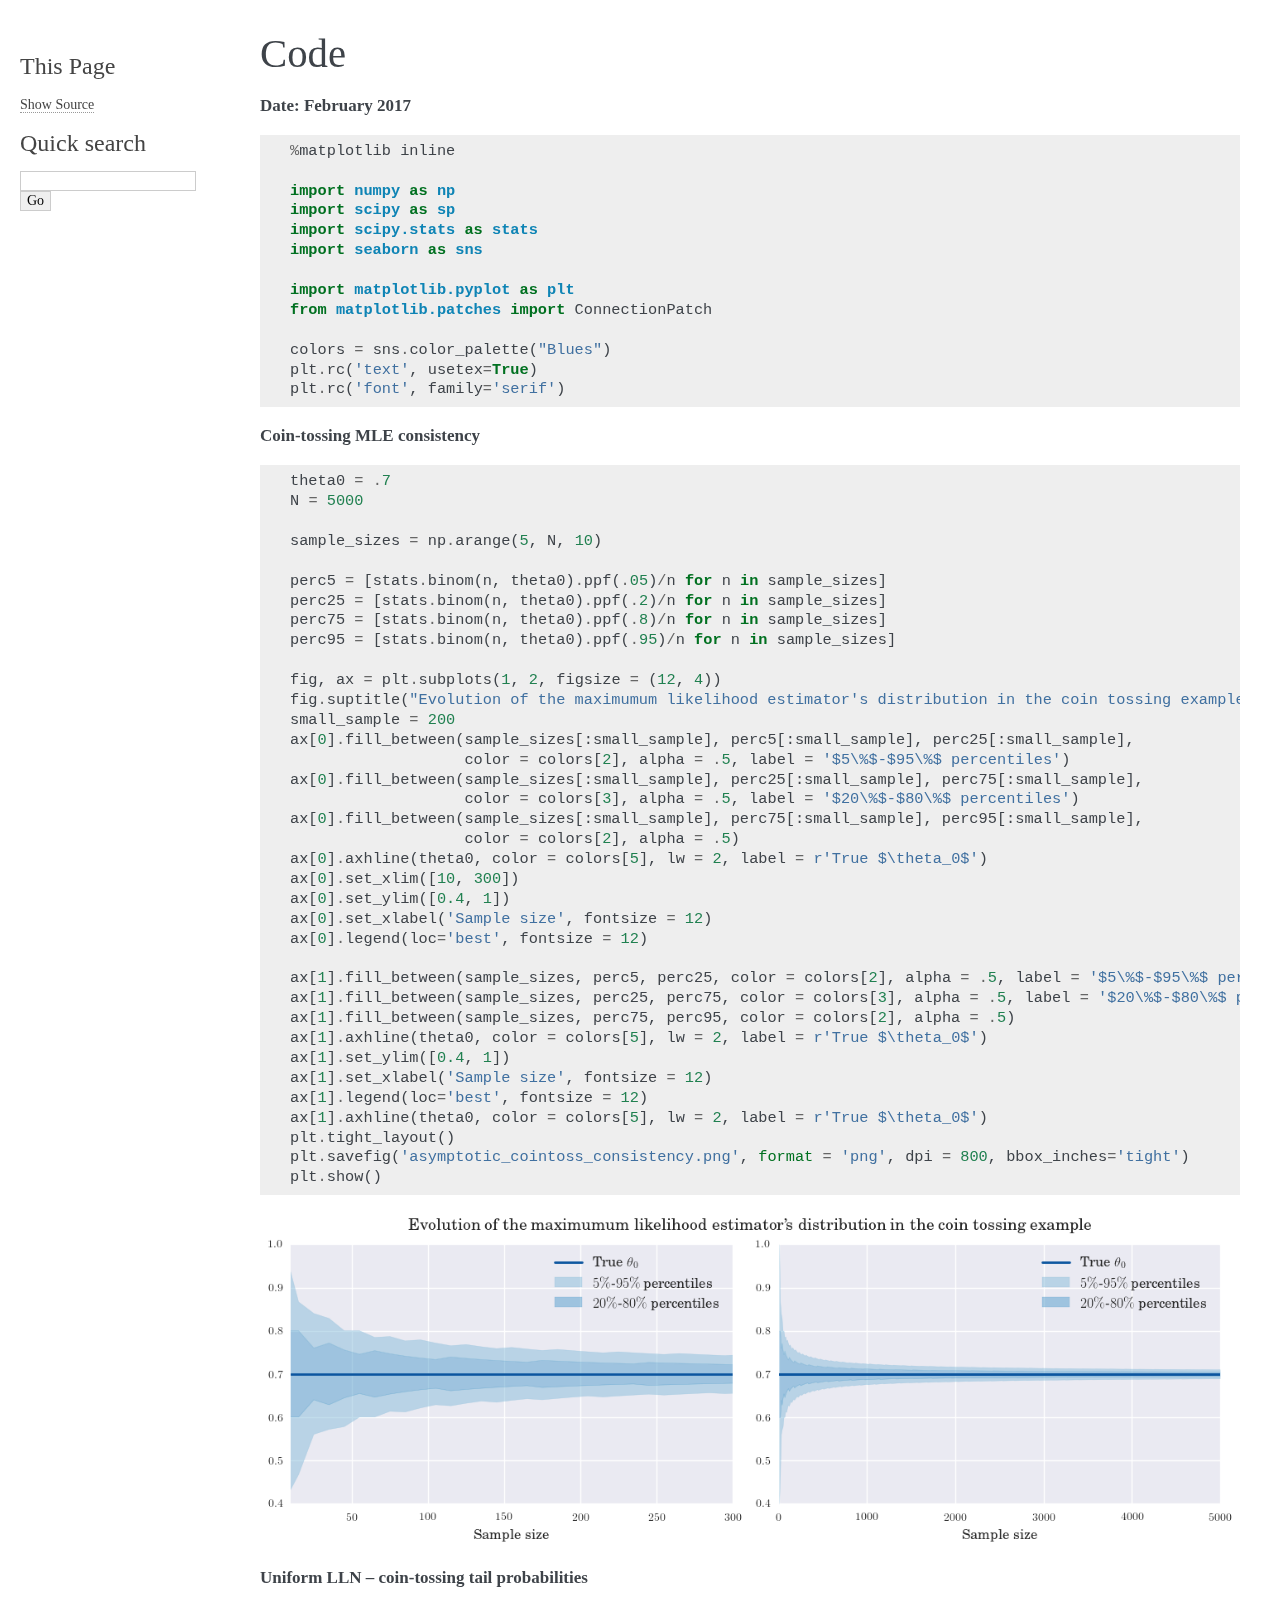
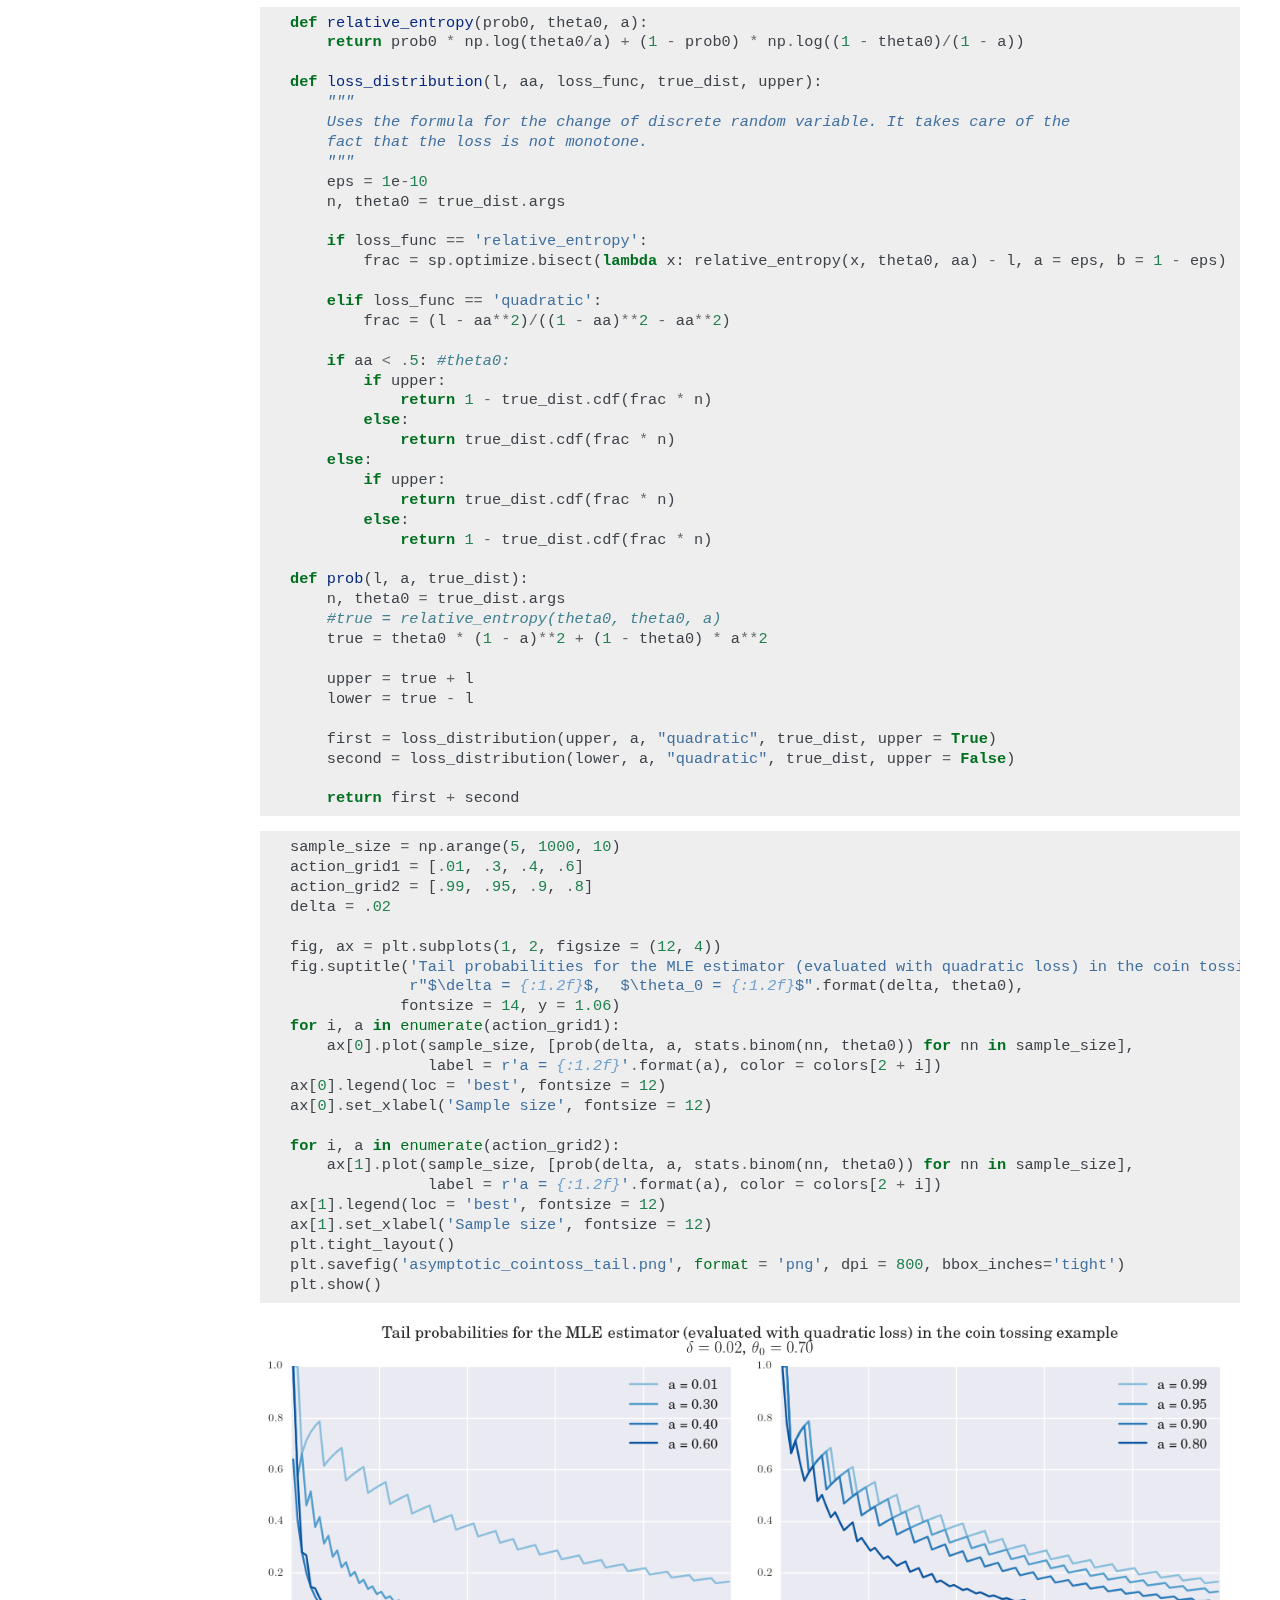
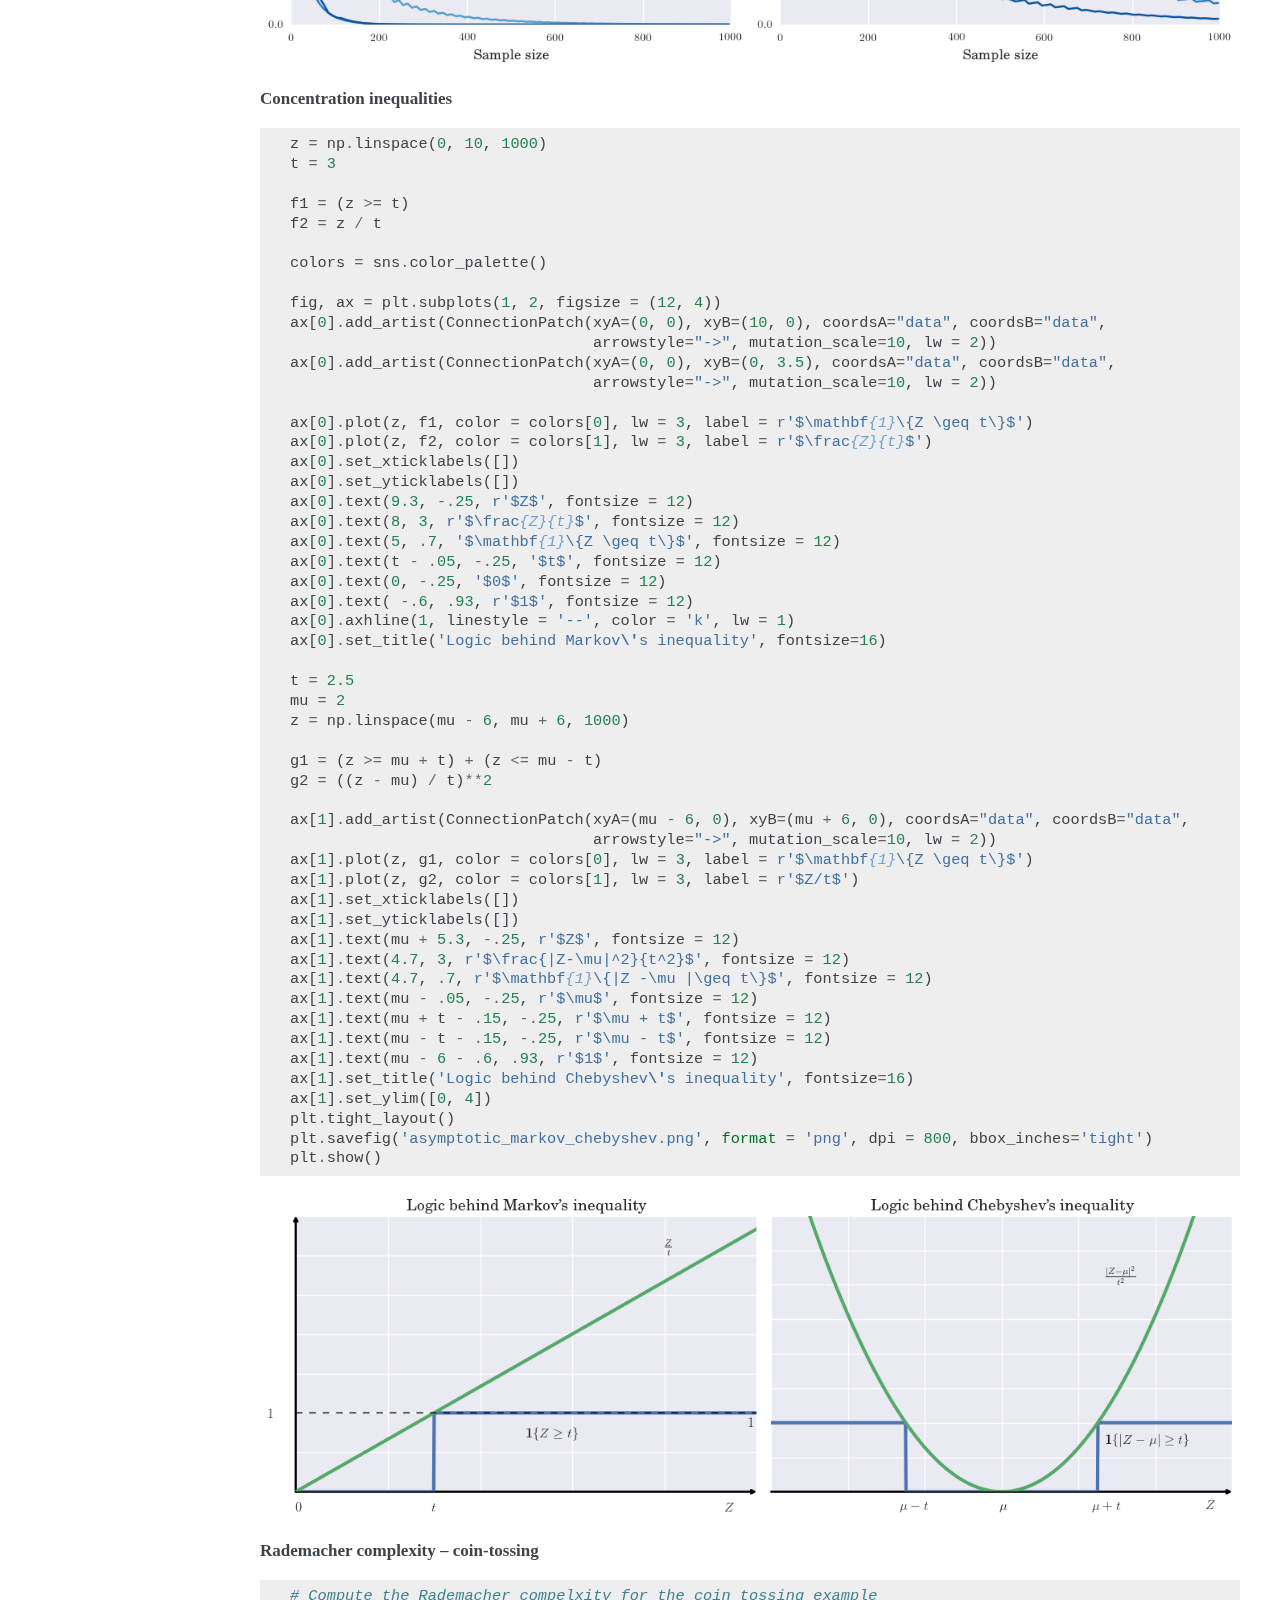
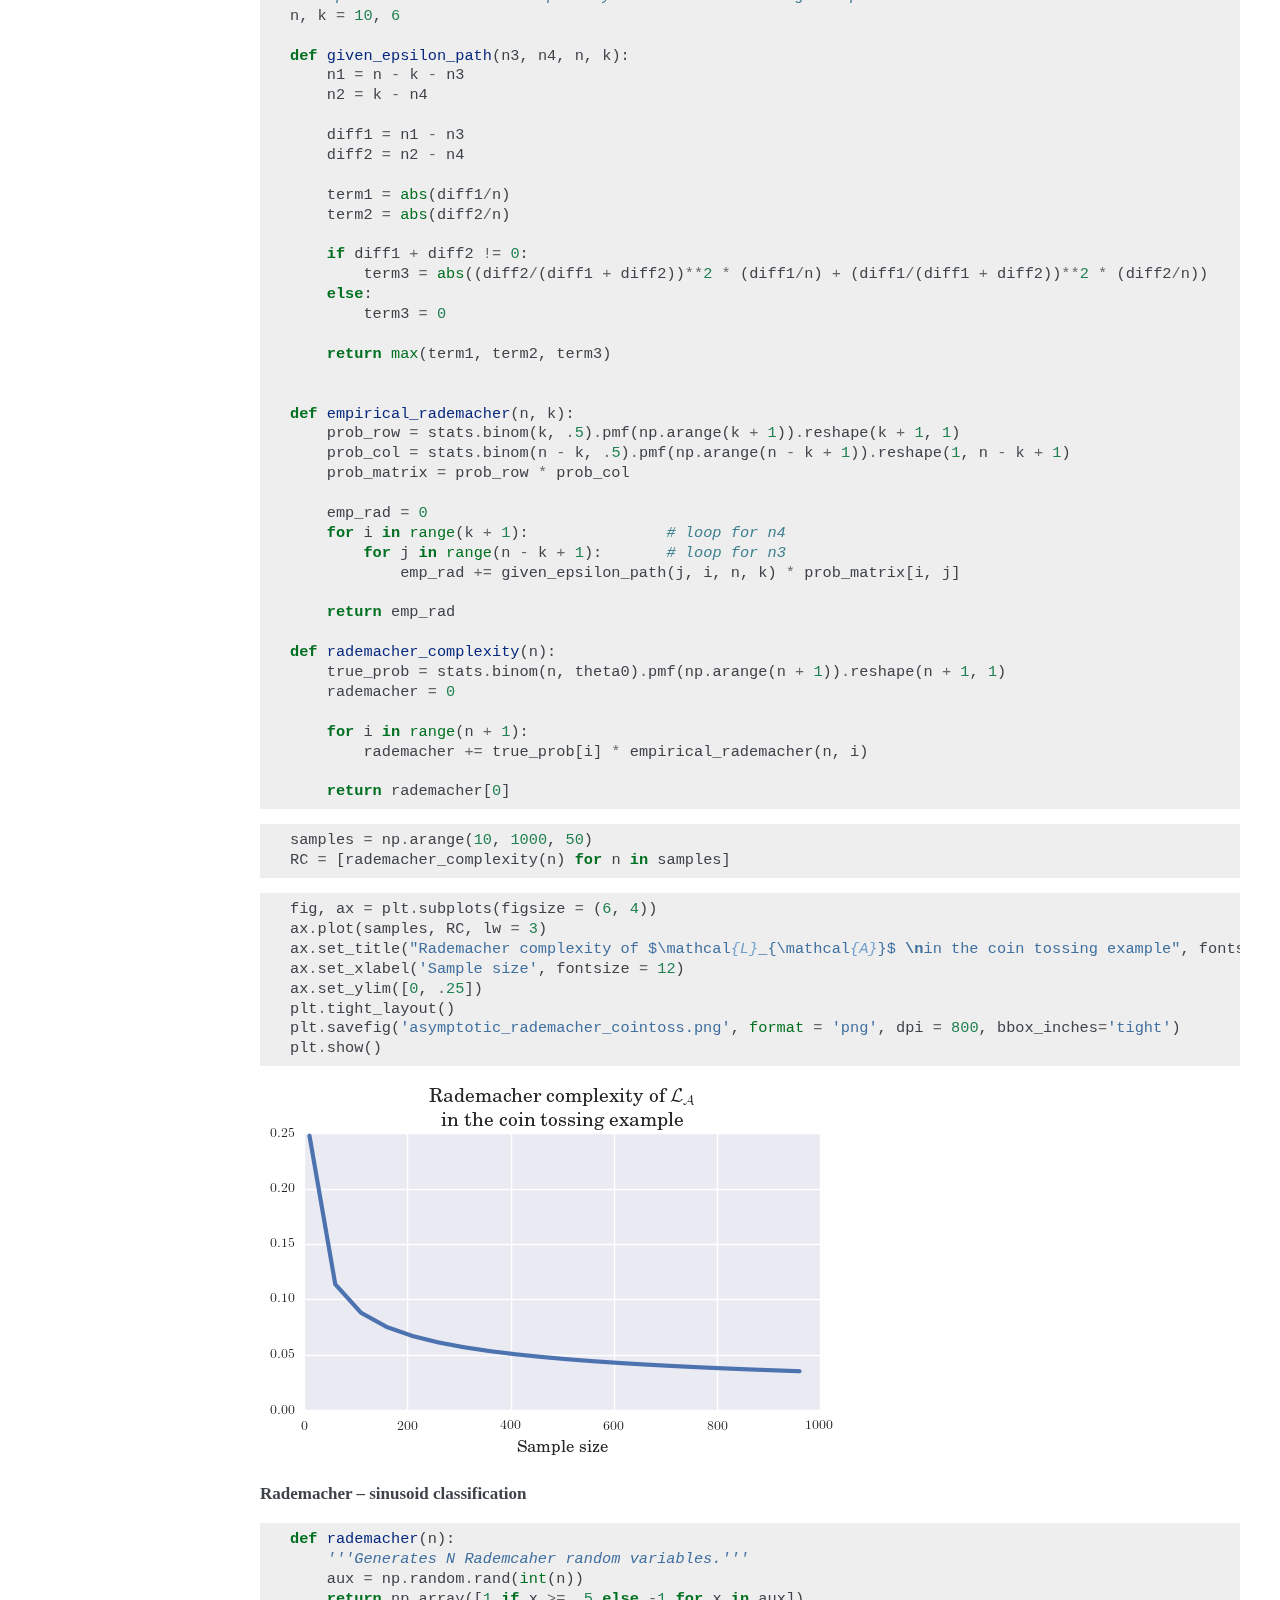
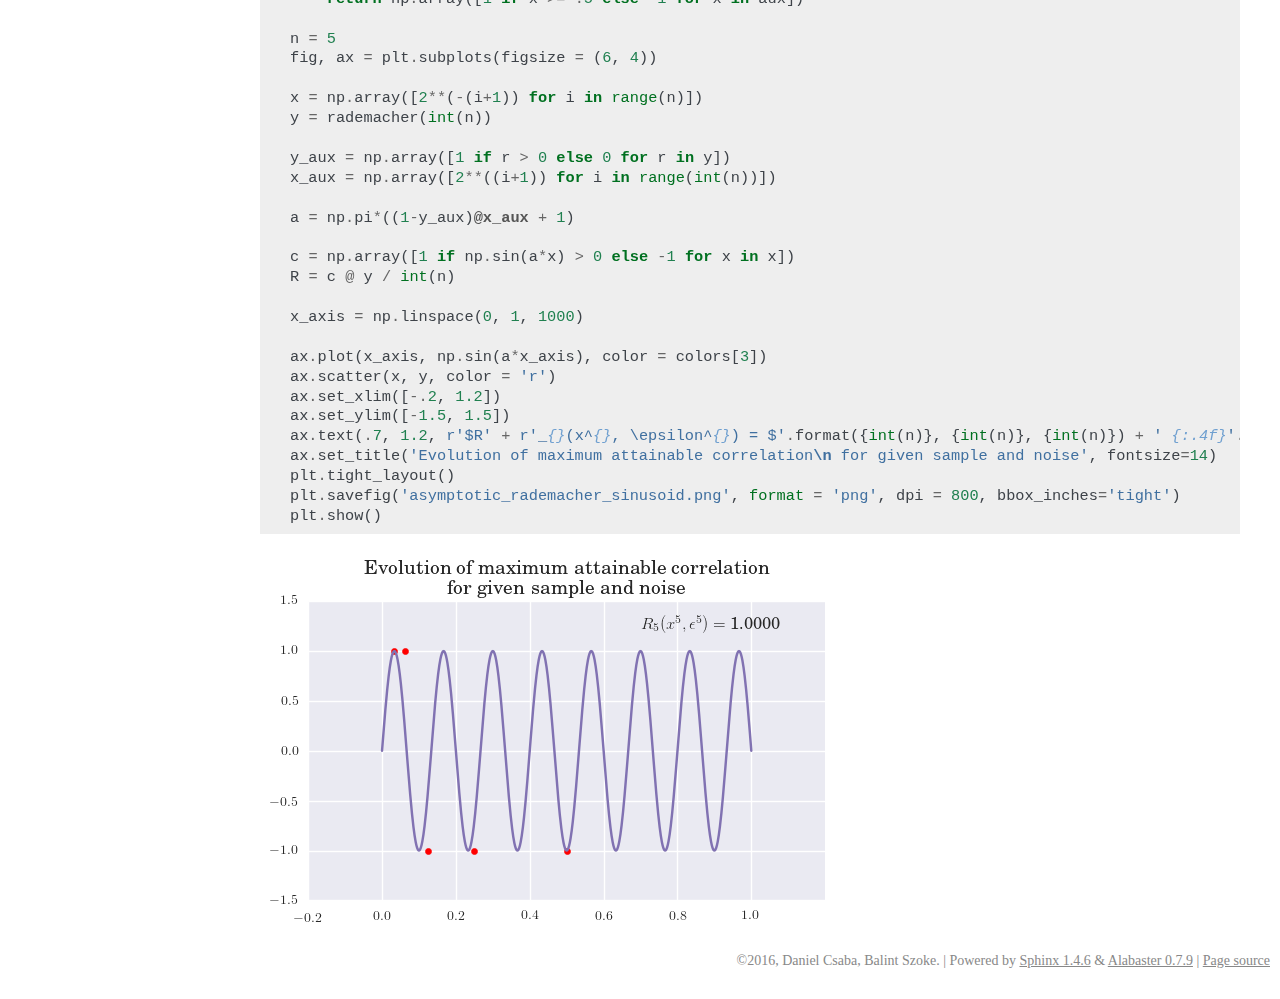
<file: _build/html/Notebook_02_Asymptotics/asymptotic_analysis_code.html>
<!DOCTYPE html PUBLIC "-//W3C//DTD XHTML 1.0 Transitional//EN"
  "http://www.w3.org/TR/xhtml1/DTD/xhtml1-transitional.dtd">


<html xmlns="http://www.w3.org/1999/xhtml">
  <head>
    <meta http-equiv="Content-Type" content="text/html; charset=utf-8" />
    
    <title>Code &#8212; econometrics 0.1 documentation</title>
    
    <link rel="stylesheet" href="../_static/alabaster.css" type="text/css" />
    <link rel="stylesheet" href="../_static/pygments.css" type="text/css" />
    
    <script type="text/javascript">
      var DOCUMENTATION_OPTIONS = {
        URL_ROOT:    '../',
        VERSION:     '0.1',
        COLLAPSE_INDEX: false,
        FILE_SUFFIX: '.html',
        HAS_SOURCE:  true
      };
    </script>
    <script type="text/javascript" src="../_static/jquery.js"></script>
    <script type="text/javascript" src="../_static/underscore.js"></script>
    <script type="text/javascript" src="../_static/doctools.js"></script>
    <script type="text/javascript" src="https://cdn.mathjax.org/mathjax/latest/MathJax.js?config=TeX-AMS-MML_HTMLorMML"></script>
    <link rel="top" title="econometrics 0.1 documentation" href="../index.html" />
   
  <link rel="stylesheet" href="../_static/custom.css" type="text/css" />
  
  
  <meta name="viewport" content="width=device-width, initial-scale=0.9, maximum-scale=0.9" />

  </head>
  <body role="document">
  

    <div class="document">
      <div class="documentwrapper">
        <div class="bodywrapper">
          <div class="body" role="main">
            
  <div class="section" id="code">
<h1>Code<a class="headerlink" href="#code" title="Permalink to this headline">¶</a></h1>
<p><strong>Date: February 2017</strong></p>
<div class="code python highlight-default"><div class="highlight"><pre><span></span><span class="o">%</span><span class="n">matplotlib</span> <span class="n">inline</span>

<span class="kn">import</span> <span class="nn">numpy</span> <span class="k">as</span> <span class="nn">np</span>
<span class="kn">import</span> <span class="nn">scipy</span> <span class="k">as</span> <span class="nn">sp</span>
<span class="kn">import</span> <span class="nn">scipy.stats</span> <span class="k">as</span> <span class="nn">stats</span>
<span class="kn">import</span> <span class="nn">seaborn</span> <span class="k">as</span> <span class="nn">sns</span>

<span class="kn">import</span> <span class="nn">matplotlib.pyplot</span> <span class="k">as</span> <span class="nn">plt</span>
<span class="kn">from</span> <span class="nn">matplotlib.patches</span> <span class="k">import</span> <span class="n">ConnectionPatch</span>

<span class="n">colors</span> <span class="o">=</span> <span class="n">sns</span><span class="o">.</span><span class="n">color_palette</span><span class="p">(</span><span class="s2">&quot;Blues&quot;</span><span class="p">)</span>
<span class="n">plt</span><span class="o">.</span><span class="n">rc</span><span class="p">(</span><span class="s1">&#39;text&#39;</span><span class="p">,</span> <span class="n">usetex</span><span class="o">=</span><span class="kc">True</span><span class="p">)</span>
<span class="n">plt</span><span class="o">.</span><span class="n">rc</span><span class="p">(</span><span class="s1">&#39;font&#39;</span><span class="p">,</span> <span class="n">family</span><span class="o">=</span><span class="s1">&#39;serif&#39;</span><span class="p">)</span>
</pre></div>
</div>
<p><strong>Coin-tossing MLE consistency</strong></p>
<div class="code python highlight-default"><div class="highlight"><pre><span></span><span class="n">theta0</span> <span class="o">=</span> <span class="o">.</span><span class="mi">7</span>
<span class="n">N</span> <span class="o">=</span> <span class="mi">5000</span>

<span class="n">sample_sizes</span> <span class="o">=</span> <span class="n">np</span><span class="o">.</span><span class="n">arange</span><span class="p">(</span><span class="mi">5</span><span class="p">,</span> <span class="n">N</span><span class="p">,</span> <span class="mi">10</span><span class="p">)</span>

<span class="n">perc5</span> <span class="o">=</span> <span class="p">[</span><span class="n">stats</span><span class="o">.</span><span class="n">binom</span><span class="p">(</span><span class="n">n</span><span class="p">,</span> <span class="n">theta0</span><span class="p">)</span><span class="o">.</span><span class="n">ppf</span><span class="p">(</span><span class="o">.</span><span class="mi">05</span><span class="p">)</span><span class="o">/</span><span class="n">n</span> <span class="k">for</span> <span class="n">n</span> <span class="ow">in</span> <span class="n">sample_sizes</span><span class="p">]</span>
<span class="n">perc25</span> <span class="o">=</span> <span class="p">[</span><span class="n">stats</span><span class="o">.</span><span class="n">binom</span><span class="p">(</span><span class="n">n</span><span class="p">,</span> <span class="n">theta0</span><span class="p">)</span><span class="o">.</span><span class="n">ppf</span><span class="p">(</span><span class="o">.</span><span class="mi">2</span><span class="p">)</span><span class="o">/</span><span class="n">n</span> <span class="k">for</span> <span class="n">n</span> <span class="ow">in</span> <span class="n">sample_sizes</span><span class="p">]</span>
<span class="n">perc75</span> <span class="o">=</span> <span class="p">[</span><span class="n">stats</span><span class="o">.</span><span class="n">binom</span><span class="p">(</span><span class="n">n</span><span class="p">,</span> <span class="n">theta0</span><span class="p">)</span><span class="o">.</span><span class="n">ppf</span><span class="p">(</span><span class="o">.</span><span class="mi">8</span><span class="p">)</span><span class="o">/</span><span class="n">n</span> <span class="k">for</span> <span class="n">n</span> <span class="ow">in</span> <span class="n">sample_sizes</span><span class="p">]</span>
<span class="n">perc95</span> <span class="o">=</span> <span class="p">[</span><span class="n">stats</span><span class="o">.</span><span class="n">binom</span><span class="p">(</span><span class="n">n</span><span class="p">,</span> <span class="n">theta0</span><span class="p">)</span><span class="o">.</span><span class="n">ppf</span><span class="p">(</span><span class="o">.</span><span class="mi">95</span><span class="p">)</span><span class="o">/</span><span class="n">n</span> <span class="k">for</span> <span class="n">n</span> <span class="ow">in</span> <span class="n">sample_sizes</span><span class="p">]</span>

<span class="n">fig</span><span class="p">,</span> <span class="n">ax</span> <span class="o">=</span> <span class="n">plt</span><span class="o">.</span><span class="n">subplots</span><span class="p">(</span><span class="mi">1</span><span class="p">,</span> <span class="mi">2</span><span class="p">,</span> <span class="n">figsize</span> <span class="o">=</span> <span class="p">(</span><span class="mi">12</span><span class="p">,</span> <span class="mi">4</span><span class="p">))</span>
<span class="n">fig</span><span class="o">.</span><span class="n">suptitle</span><span class="p">(</span><span class="s2">&quot;Evolution of the maximumum likelihood estimator&#39;s distribution in the coin tossing example&quot;</span><span class="p">,</span> <span class="n">y</span> <span class="o">=</span> <span class="mf">1.02</span><span class="p">,</span> <span class="n">fontsize</span> <span class="o">=</span> <span class="mi">14</span><span class="p">)</span>
<span class="n">small_sample</span> <span class="o">=</span> <span class="mi">200</span>
<span class="n">ax</span><span class="p">[</span><span class="mi">0</span><span class="p">]</span><span class="o">.</span><span class="n">fill_between</span><span class="p">(</span><span class="n">sample_sizes</span><span class="p">[:</span><span class="n">small_sample</span><span class="p">],</span> <span class="n">perc5</span><span class="p">[:</span><span class="n">small_sample</span><span class="p">],</span> <span class="n">perc25</span><span class="p">[:</span><span class="n">small_sample</span><span class="p">],</span>
                   <span class="n">color</span> <span class="o">=</span> <span class="n">colors</span><span class="p">[</span><span class="mi">2</span><span class="p">],</span> <span class="n">alpha</span> <span class="o">=</span> <span class="o">.</span><span class="mi">5</span><span class="p">,</span> <span class="n">label</span> <span class="o">=</span> <span class="s1">&#39;$5\%$-$95\%$ percentiles&#39;</span><span class="p">)</span>
<span class="n">ax</span><span class="p">[</span><span class="mi">0</span><span class="p">]</span><span class="o">.</span><span class="n">fill_between</span><span class="p">(</span><span class="n">sample_sizes</span><span class="p">[:</span><span class="n">small_sample</span><span class="p">],</span> <span class="n">perc25</span><span class="p">[:</span><span class="n">small_sample</span><span class="p">],</span> <span class="n">perc75</span><span class="p">[:</span><span class="n">small_sample</span><span class="p">],</span>
                   <span class="n">color</span> <span class="o">=</span> <span class="n">colors</span><span class="p">[</span><span class="mi">3</span><span class="p">],</span> <span class="n">alpha</span> <span class="o">=</span> <span class="o">.</span><span class="mi">5</span><span class="p">,</span> <span class="n">label</span> <span class="o">=</span> <span class="s1">&#39;$20\%$-$80\%$ percentiles&#39;</span><span class="p">)</span>
<span class="n">ax</span><span class="p">[</span><span class="mi">0</span><span class="p">]</span><span class="o">.</span><span class="n">fill_between</span><span class="p">(</span><span class="n">sample_sizes</span><span class="p">[:</span><span class="n">small_sample</span><span class="p">],</span> <span class="n">perc75</span><span class="p">[:</span><span class="n">small_sample</span><span class="p">],</span> <span class="n">perc95</span><span class="p">[:</span><span class="n">small_sample</span><span class="p">],</span>
                   <span class="n">color</span> <span class="o">=</span> <span class="n">colors</span><span class="p">[</span><span class="mi">2</span><span class="p">],</span> <span class="n">alpha</span> <span class="o">=</span> <span class="o">.</span><span class="mi">5</span><span class="p">)</span>
<span class="n">ax</span><span class="p">[</span><span class="mi">0</span><span class="p">]</span><span class="o">.</span><span class="n">axhline</span><span class="p">(</span><span class="n">theta0</span><span class="p">,</span> <span class="n">color</span> <span class="o">=</span> <span class="n">colors</span><span class="p">[</span><span class="mi">5</span><span class="p">],</span> <span class="n">lw</span> <span class="o">=</span> <span class="mi">2</span><span class="p">,</span> <span class="n">label</span> <span class="o">=</span> <span class="s1">r&#39;True $\theta_0$&#39;</span><span class="p">)</span>
<span class="n">ax</span><span class="p">[</span><span class="mi">0</span><span class="p">]</span><span class="o">.</span><span class="n">set_xlim</span><span class="p">([</span><span class="mi">10</span><span class="p">,</span> <span class="mi">300</span><span class="p">])</span>
<span class="n">ax</span><span class="p">[</span><span class="mi">0</span><span class="p">]</span><span class="o">.</span><span class="n">set_ylim</span><span class="p">([</span><span class="mf">0.4</span><span class="p">,</span> <span class="mi">1</span><span class="p">])</span>
<span class="n">ax</span><span class="p">[</span><span class="mi">0</span><span class="p">]</span><span class="o">.</span><span class="n">set_xlabel</span><span class="p">(</span><span class="s1">&#39;Sample size&#39;</span><span class="p">,</span> <span class="n">fontsize</span> <span class="o">=</span> <span class="mi">12</span><span class="p">)</span>
<span class="n">ax</span><span class="p">[</span><span class="mi">0</span><span class="p">]</span><span class="o">.</span><span class="n">legend</span><span class="p">(</span><span class="n">loc</span><span class="o">=</span><span class="s1">&#39;best&#39;</span><span class="p">,</span> <span class="n">fontsize</span> <span class="o">=</span> <span class="mi">12</span><span class="p">)</span>

<span class="n">ax</span><span class="p">[</span><span class="mi">1</span><span class="p">]</span><span class="o">.</span><span class="n">fill_between</span><span class="p">(</span><span class="n">sample_sizes</span><span class="p">,</span> <span class="n">perc5</span><span class="p">,</span> <span class="n">perc25</span><span class="p">,</span> <span class="n">color</span> <span class="o">=</span> <span class="n">colors</span><span class="p">[</span><span class="mi">2</span><span class="p">],</span> <span class="n">alpha</span> <span class="o">=</span> <span class="o">.</span><span class="mi">5</span><span class="p">,</span> <span class="n">label</span> <span class="o">=</span> <span class="s1">&#39;$5\%$-$95\%$ percentiles&#39;</span><span class="p">)</span>
<span class="n">ax</span><span class="p">[</span><span class="mi">1</span><span class="p">]</span><span class="o">.</span><span class="n">fill_between</span><span class="p">(</span><span class="n">sample_sizes</span><span class="p">,</span> <span class="n">perc25</span><span class="p">,</span> <span class="n">perc75</span><span class="p">,</span> <span class="n">color</span> <span class="o">=</span> <span class="n">colors</span><span class="p">[</span><span class="mi">3</span><span class="p">],</span> <span class="n">alpha</span> <span class="o">=</span> <span class="o">.</span><span class="mi">5</span><span class="p">,</span> <span class="n">label</span> <span class="o">=</span> <span class="s1">&#39;$20\%$-$80\%$ percentiles&#39;</span><span class="p">)</span>
<span class="n">ax</span><span class="p">[</span><span class="mi">1</span><span class="p">]</span><span class="o">.</span><span class="n">fill_between</span><span class="p">(</span><span class="n">sample_sizes</span><span class="p">,</span> <span class="n">perc75</span><span class="p">,</span> <span class="n">perc95</span><span class="p">,</span> <span class="n">color</span> <span class="o">=</span> <span class="n">colors</span><span class="p">[</span><span class="mi">2</span><span class="p">],</span> <span class="n">alpha</span> <span class="o">=</span> <span class="o">.</span><span class="mi">5</span><span class="p">)</span>
<span class="n">ax</span><span class="p">[</span><span class="mi">1</span><span class="p">]</span><span class="o">.</span><span class="n">axhline</span><span class="p">(</span><span class="n">theta0</span><span class="p">,</span> <span class="n">color</span> <span class="o">=</span> <span class="n">colors</span><span class="p">[</span><span class="mi">5</span><span class="p">],</span> <span class="n">lw</span> <span class="o">=</span> <span class="mi">2</span><span class="p">,</span> <span class="n">label</span> <span class="o">=</span> <span class="s1">r&#39;True $\theta_0$&#39;</span><span class="p">)</span>
<span class="n">ax</span><span class="p">[</span><span class="mi">1</span><span class="p">]</span><span class="o">.</span><span class="n">set_ylim</span><span class="p">([</span><span class="mf">0.4</span><span class="p">,</span> <span class="mi">1</span><span class="p">])</span>
<span class="n">ax</span><span class="p">[</span><span class="mi">1</span><span class="p">]</span><span class="o">.</span><span class="n">set_xlabel</span><span class="p">(</span><span class="s1">&#39;Sample size&#39;</span><span class="p">,</span> <span class="n">fontsize</span> <span class="o">=</span> <span class="mi">12</span><span class="p">)</span>
<span class="n">ax</span><span class="p">[</span><span class="mi">1</span><span class="p">]</span><span class="o">.</span><span class="n">legend</span><span class="p">(</span><span class="n">loc</span><span class="o">=</span><span class="s1">&#39;best&#39;</span><span class="p">,</span> <span class="n">fontsize</span> <span class="o">=</span> <span class="mi">12</span><span class="p">)</span>
<span class="n">ax</span><span class="p">[</span><span class="mi">1</span><span class="p">]</span><span class="o">.</span><span class="n">axhline</span><span class="p">(</span><span class="n">theta0</span><span class="p">,</span> <span class="n">color</span> <span class="o">=</span> <span class="n">colors</span><span class="p">[</span><span class="mi">5</span><span class="p">],</span> <span class="n">lw</span> <span class="o">=</span> <span class="mi">2</span><span class="p">,</span> <span class="n">label</span> <span class="o">=</span> <span class="s1">r&#39;True $\theta_0$&#39;</span><span class="p">)</span>
<span class="n">plt</span><span class="o">.</span><span class="n">tight_layout</span><span class="p">()</span>
<span class="n">plt</span><span class="o">.</span><span class="n">savefig</span><span class="p">(</span><span class="s1">&#39;asymptotic_cointoss_consistency.png&#39;</span><span class="p">,</span> <span class="nb">format</span> <span class="o">=</span> <span class="s1">&#39;png&#39;</span><span class="p">,</span> <span class="n">dpi</span> <span class="o">=</span> <span class="mi">800</span><span class="p">,</span> <span class="n">bbox_inches</span><span class="o">=</span><span class="s1">&#39;tight&#39;</span><span class="p">)</span>
<span class="n">plt</span><span class="o">.</span><span class="n">show</span><span class="p">()</span>
</pre></div>
</div>
<img alt="../_images/asymptotic_analysis_code_3_0.png" src="../_images/asymptotic_analysis_code_3_0.png" />
<p><strong>Uniform LLN &#8211; coin-tossing tail probabilities</strong></p>
<div class="code python highlight-default"><div class="highlight"><pre><span></span><span class="k">def</span> <span class="nf">relative_entropy</span><span class="p">(</span><span class="n">prob0</span><span class="p">,</span> <span class="n">theta0</span><span class="p">,</span> <span class="n">a</span><span class="p">):</span>
    <span class="k">return</span> <span class="n">prob0</span> <span class="o">*</span> <span class="n">np</span><span class="o">.</span><span class="n">log</span><span class="p">(</span><span class="n">theta0</span><span class="o">/</span><span class="n">a</span><span class="p">)</span> <span class="o">+</span> <span class="p">(</span><span class="mi">1</span> <span class="o">-</span> <span class="n">prob0</span><span class="p">)</span> <span class="o">*</span> <span class="n">np</span><span class="o">.</span><span class="n">log</span><span class="p">((</span><span class="mi">1</span> <span class="o">-</span> <span class="n">theta0</span><span class="p">)</span><span class="o">/</span><span class="p">(</span><span class="mi">1</span> <span class="o">-</span> <span class="n">a</span><span class="p">))</span>

<span class="k">def</span> <span class="nf">loss_distribution</span><span class="p">(</span><span class="n">l</span><span class="p">,</span> <span class="n">aa</span><span class="p">,</span> <span class="n">loss_func</span><span class="p">,</span> <span class="n">true_dist</span><span class="p">,</span> <span class="n">upper</span><span class="p">):</span>
    <span class="sd">&quot;&quot;&quot;</span>
<span class="sd">    Uses the formula for the change of discrete random variable. It takes care of the</span>
<span class="sd">    fact that the loss is not monotone.</span>
<span class="sd">    &quot;&quot;&quot;</span>
    <span class="n">eps</span> <span class="o">=</span> <span class="mi">1</span><span class="n">e</span><span class="o">-</span><span class="mi">10</span>
    <span class="n">n</span><span class="p">,</span> <span class="n">theta0</span> <span class="o">=</span> <span class="n">true_dist</span><span class="o">.</span><span class="n">args</span>

    <span class="k">if</span> <span class="n">loss_func</span> <span class="o">==</span> <span class="s1">&#39;relative_entropy&#39;</span><span class="p">:</span>
        <span class="n">frac</span> <span class="o">=</span> <span class="n">sp</span><span class="o">.</span><span class="n">optimize</span><span class="o">.</span><span class="n">bisect</span><span class="p">(</span><span class="k">lambda</span> <span class="n">x</span><span class="p">:</span> <span class="n">relative_entropy</span><span class="p">(</span><span class="n">x</span><span class="p">,</span> <span class="n">theta0</span><span class="p">,</span> <span class="n">aa</span><span class="p">)</span> <span class="o">-</span> <span class="n">l</span><span class="p">,</span> <span class="n">a</span> <span class="o">=</span> <span class="n">eps</span><span class="p">,</span> <span class="n">b</span> <span class="o">=</span> <span class="mi">1</span> <span class="o">-</span> <span class="n">eps</span><span class="p">)</span>

    <span class="k">elif</span> <span class="n">loss_func</span> <span class="o">==</span> <span class="s1">&#39;quadratic&#39;</span><span class="p">:</span>
        <span class="n">frac</span> <span class="o">=</span> <span class="p">(</span><span class="n">l</span> <span class="o">-</span> <span class="n">aa</span><span class="o">**</span><span class="mi">2</span><span class="p">)</span><span class="o">/</span><span class="p">((</span><span class="mi">1</span> <span class="o">-</span> <span class="n">aa</span><span class="p">)</span><span class="o">**</span><span class="mi">2</span> <span class="o">-</span> <span class="n">aa</span><span class="o">**</span><span class="mi">2</span><span class="p">)</span>

    <span class="k">if</span> <span class="n">aa</span> <span class="o">&lt;</span> <span class="o">.</span><span class="mi">5</span><span class="p">:</span> <span class="c1">#theta0:</span>
        <span class="k">if</span> <span class="n">upper</span><span class="p">:</span>
            <span class="k">return</span> <span class="mi">1</span> <span class="o">-</span> <span class="n">true_dist</span><span class="o">.</span><span class="n">cdf</span><span class="p">(</span><span class="n">frac</span> <span class="o">*</span> <span class="n">n</span><span class="p">)</span>
        <span class="k">else</span><span class="p">:</span>
            <span class="k">return</span> <span class="n">true_dist</span><span class="o">.</span><span class="n">cdf</span><span class="p">(</span><span class="n">frac</span> <span class="o">*</span> <span class="n">n</span><span class="p">)</span>
    <span class="k">else</span><span class="p">:</span>
        <span class="k">if</span> <span class="n">upper</span><span class="p">:</span>
            <span class="k">return</span> <span class="n">true_dist</span><span class="o">.</span><span class="n">cdf</span><span class="p">(</span><span class="n">frac</span> <span class="o">*</span> <span class="n">n</span><span class="p">)</span>
        <span class="k">else</span><span class="p">:</span>
            <span class="k">return</span> <span class="mi">1</span> <span class="o">-</span> <span class="n">true_dist</span><span class="o">.</span><span class="n">cdf</span><span class="p">(</span><span class="n">frac</span> <span class="o">*</span> <span class="n">n</span><span class="p">)</span>

<span class="k">def</span> <span class="nf">prob</span><span class="p">(</span><span class="n">l</span><span class="p">,</span> <span class="n">a</span><span class="p">,</span> <span class="n">true_dist</span><span class="p">):</span>
    <span class="n">n</span><span class="p">,</span> <span class="n">theta0</span> <span class="o">=</span> <span class="n">true_dist</span><span class="o">.</span><span class="n">args</span>
    <span class="c1">#true = relative_entropy(theta0, theta0, a)</span>
    <span class="n">true</span> <span class="o">=</span> <span class="n">theta0</span> <span class="o">*</span> <span class="p">(</span><span class="mi">1</span> <span class="o">-</span> <span class="n">a</span><span class="p">)</span><span class="o">**</span><span class="mi">2</span> <span class="o">+</span> <span class="p">(</span><span class="mi">1</span> <span class="o">-</span> <span class="n">theta0</span><span class="p">)</span> <span class="o">*</span> <span class="n">a</span><span class="o">**</span><span class="mi">2</span>

    <span class="n">upper</span> <span class="o">=</span> <span class="n">true</span> <span class="o">+</span> <span class="n">l</span>
    <span class="n">lower</span> <span class="o">=</span> <span class="n">true</span> <span class="o">-</span> <span class="n">l</span>

    <span class="n">first</span> <span class="o">=</span> <span class="n">loss_distribution</span><span class="p">(</span><span class="n">upper</span><span class="p">,</span> <span class="n">a</span><span class="p">,</span> <span class="s2">&quot;quadratic&quot;</span><span class="p">,</span> <span class="n">true_dist</span><span class="p">,</span> <span class="n">upper</span> <span class="o">=</span> <span class="kc">True</span><span class="p">)</span>
    <span class="n">second</span> <span class="o">=</span> <span class="n">loss_distribution</span><span class="p">(</span><span class="n">lower</span><span class="p">,</span> <span class="n">a</span><span class="p">,</span> <span class="s2">&quot;quadratic&quot;</span><span class="p">,</span> <span class="n">true_dist</span><span class="p">,</span> <span class="n">upper</span> <span class="o">=</span> <span class="kc">False</span><span class="p">)</span>

    <span class="k">return</span> <span class="n">first</span> <span class="o">+</span> <span class="n">second</span>
</pre></div>
</div>
<div class="code python highlight-default"><div class="highlight"><pre><span></span><span class="n">sample_size</span> <span class="o">=</span> <span class="n">np</span><span class="o">.</span><span class="n">arange</span><span class="p">(</span><span class="mi">5</span><span class="p">,</span> <span class="mi">1000</span><span class="p">,</span> <span class="mi">10</span><span class="p">)</span>
<span class="n">action_grid1</span> <span class="o">=</span> <span class="p">[</span><span class="o">.</span><span class="mi">01</span><span class="p">,</span> <span class="o">.</span><span class="mi">3</span><span class="p">,</span> <span class="o">.</span><span class="mi">4</span><span class="p">,</span> <span class="o">.</span><span class="mi">6</span><span class="p">]</span>
<span class="n">action_grid2</span> <span class="o">=</span> <span class="p">[</span><span class="o">.</span><span class="mi">99</span><span class="p">,</span> <span class="o">.</span><span class="mi">95</span><span class="p">,</span> <span class="o">.</span><span class="mi">9</span><span class="p">,</span> <span class="o">.</span><span class="mi">8</span><span class="p">]</span>
<span class="n">delta</span> <span class="o">=</span> <span class="o">.</span><span class="mi">02</span>

<span class="n">fig</span><span class="p">,</span> <span class="n">ax</span> <span class="o">=</span> <span class="n">plt</span><span class="o">.</span><span class="n">subplots</span><span class="p">(</span><span class="mi">1</span><span class="p">,</span> <span class="mi">2</span><span class="p">,</span> <span class="n">figsize</span> <span class="o">=</span> <span class="p">(</span><span class="mi">12</span><span class="p">,</span> <span class="mi">4</span><span class="p">))</span>
<span class="n">fig</span><span class="o">.</span><span class="n">suptitle</span><span class="p">(</span><span class="s1">&#39;Tail probabilities for the MLE estimator (evaluated with quadratic loss) in the coin tossing example </span><span class="se">\n</span><span class="s1">&#39;</span> <span class="o">+</span>
             <span class="s2">r&quot;$\delta = </span><span class="si">{:1.2f}</span><span class="s2">$,  $\theta_0 = </span><span class="si">{:1.2f}</span><span class="s2">$&quot;</span><span class="o">.</span><span class="n">format</span><span class="p">(</span><span class="n">delta</span><span class="p">,</span> <span class="n">theta0</span><span class="p">),</span>
            <span class="n">fontsize</span> <span class="o">=</span> <span class="mi">14</span><span class="p">,</span> <span class="n">y</span> <span class="o">=</span> <span class="mf">1.06</span><span class="p">)</span>
<span class="k">for</span> <span class="n">i</span><span class="p">,</span> <span class="n">a</span> <span class="ow">in</span> <span class="nb">enumerate</span><span class="p">(</span><span class="n">action_grid1</span><span class="p">):</span>
    <span class="n">ax</span><span class="p">[</span><span class="mi">0</span><span class="p">]</span><span class="o">.</span><span class="n">plot</span><span class="p">(</span><span class="n">sample_size</span><span class="p">,</span> <span class="p">[</span><span class="n">prob</span><span class="p">(</span><span class="n">delta</span><span class="p">,</span> <span class="n">a</span><span class="p">,</span> <span class="n">stats</span><span class="o">.</span><span class="n">binom</span><span class="p">(</span><span class="n">nn</span><span class="p">,</span> <span class="n">theta0</span><span class="p">))</span> <span class="k">for</span> <span class="n">nn</span> <span class="ow">in</span> <span class="n">sample_size</span><span class="p">],</span>
               <span class="n">label</span> <span class="o">=</span> <span class="s1">r&#39;a = </span><span class="si">{:1.2f}</span><span class="s1">&#39;</span><span class="o">.</span><span class="n">format</span><span class="p">(</span><span class="n">a</span><span class="p">),</span> <span class="n">color</span> <span class="o">=</span> <span class="n">colors</span><span class="p">[</span><span class="mi">2</span> <span class="o">+</span> <span class="n">i</span><span class="p">])</span>
<span class="n">ax</span><span class="p">[</span><span class="mi">0</span><span class="p">]</span><span class="o">.</span><span class="n">legend</span><span class="p">(</span><span class="n">loc</span> <span class="o">=</span> <span class="s1">&#39;best&#39;</span><span class="p">,</span> <span class="n">fontsize</span> <span class="o">=</span> <span class="mi">12</span><span class="p">)</span>
<span class="n">ax</span><span class="p">[</span><span class="mi">0</span><span class="p">]</span><span class="o">.</span><span class="n">set_xlabel</span><span class="p">(</span><span class="s1">&#39;Sample size&#39;</span><span class="p">,</span> <span class="n">fontsize</span> <span class="o">=</span> <span class="mi">12</span><span class="p">)</span>

<span class="k">for</span> <span class="n">i</span><span class="p">,</span> <span class="n">a</span> <span class="ow">in</span> <span class="nb">enumerate</span><span class="p">(</span><span class="n">action_grid2</span><span class="p">):</span>
    <span class="n">ax</span><span class="p">[</span><span class="mi">1</span><span class="p">]</span><span class="o">.</span><span class="n">plot</span><span class="p">(</span><span class="n">sample_size</span><span class="p">,</span> <span class="p">[</span><span class="n">prob</span><span class="p">(</span><span class="n">delta</span><span class="p">,</span> <span class="n">a</span><span class="p">,</span> <span class="n">stats</span><span class="o">.</span><span class="n">binom</span><span class="p">(</span><span class="n">nn</span><span class="p">,</span> <span class="n">theta0</span><span class="p">))</span> <span class="k">for</span> <span class="n">nn</span> <span class="ow">in</span> <span class="n">sample_size</span><span class="p">],</span>
               <span class="n">label</span> <span class="o">=</span> <span class="s1">r&#39;a = </span><span class="si">{:1.2f}</span><span class="s1">&#39;</span><span class="o">.</span><span class="n">format</span><span class="p">(</span><span class="n">a</span><span class="p">),</span> <span class="n">color</span> <span class="o">=</span> <span class="n">colors</span><span class="p">[</span><span class="mi">2</span> <span class="o">+</span> <span class="n">i</span><span class="p">])</span>
<span class="n">ax</span><span class="p">[</span><span class="mi">1</span><span class="p">]</span><span class="o">.</span><span class="n">legend</span><span class="p">(</span><span class="n">loc</span> <span class="o">=</span> <span class="s1">&#39;best&#39;</span><span class="p">,</span> <span class="n">fontsize</span> <span class="o">=</span> <span class="mi">12</span><span class="p">)</span>
<span class="n">ax</span><span class="p">[</span><span class="mi">1</span><span class="p">]</span><span class="o">.</span><span class="n">set_xlabel</span><span class="p">(</span><span class="s1">&#39;Sample size&#39;</span><span class="p">,</span> <span class="n">fontsize</span> <span class="o">=</span> <span class="mi">12</span><span class="p">)</span>
<span class="n">plt</span><span class="o">.</span><span class="n">tight_layout</span><span class="p">()</span>
<span class="n">plt</span><span class="o">.</span><span class="n">savefig</span><span class="p">(</span><span class="s1">&#39;asymptotic_cointoss_tail.png&#39;</span><span class="p">,</span> <span class="nb">format</span> <span class="o">=</span> <span class="s1">&#39;png&#39;</span><span class="p">,</span> <span class="n">dpi</span> <span class="o">=</span> <span class="mi">800</span><span class="p">,</span> <span class="n">bbox_inches</span><span class="o">=</span><span class="s1">&#39;tight&#39;</span><span class="p">)</span>
<span class="n">plt</span><span class="o">.</span><span class="n">show</span><span class="p">()</span>
</pre></div>
</div>
<img alt="../_images/asymptotic_analysis_code_6_0.png" src="../_images/asymptotic_analysis_code_6_0.png" />
<p><strong>Concentration inequalities</strong></p>
<div class="code python highlight-default"><div class="highlight"><pre><span></span><span class="n">z</span> <span class="o">=</span> <span class="n">np</span><span class="o">.</span><span class="n">linspace</span><span class="p">(</span><span class="mi">0</span><span class="p">,</span> <span class="mi">10</span><span class="p">,</span> <span class="mi">1000</span><span class="p">)</span>
<span class="n">t</span> <span class="o">=</span> <span class="mi">3</span>

<span class="n">f1</span> <span class="o">=</span> <span class="p">(</span><span class="n">z</span> <span class="o">&gt;=</span> <span class="n">t</span><span class="p">)</span>
<span class="n">f2</span> <span class="o">=</span> <span class="n">z</span> <span class="o">/</span> <span class="n">t</span>

<span class="n">colors</span> <span class="o">=</span> <span class="n">sns</span><span class="o">.</span><span class="n">color_palette</span><span class="p">()</span>

<span class="n">fig</span><span class="p">,</span> <span class="n">ax</span> <span class="o">=</span> <span class="n">plt</span><span class="o">.</span><span class="n">subplots</span><span class="p">(</span><span class="mi">1</span><span class="p">,</span> <span class="mi">2</span><span class="p">,</span> <span class="n">figsize</span> <span class="o">=</span> <span class="p">(</span><span class="mi">12</span><span class="p">,</span> <span class="mi">4</span><span class="p">))</span>
<span class="n">ax</span><span class="p">[</span><span class="mi">0</span><span class="p">]</span><span class="o">.</span><span class="n">add_artist</span><span class="p">(</span><span class="n">ConnectionPatch</span><span class="p">(</span><span class="n">xyA</span><span class="o">=</span><span class="p">(</span><span class="mi">0</span><span class="p">,</span> <span class="mi">0</span><span class="p">),</span> <span class="n">xyB</span><span class="o">=</span><span class="p">(</span><span class="mi">10</span><span class="p">,</span> <span class="mi">0</span><span class="p">),</span> <span class="n">coordsA</span><span class="o">=</span><span class="s2">&quot;data&quot;</span><span class="p">,</span> <span class="n">coordsB</span><span class="o">=</span><span class="s2">&quot;data&quot;</span><span class="p">,</span>
                                 <span class="n">arrowstyle</span><span class="o">=</span><span class="s2">&quot;-&gt;&quot;</span><span class="p">,</span> <span class="n">mutation_scale</span><span class="o">=</span><span class="mi">10</span><span class="p">,</span> <span class="n">lw</span> <span class="o">=</span> <span class="mi">2</span><span class="p">))</span>
<span class="n">ax</span><span class="p">[</span><span class="mi">0</span><span class="p">]</span><span class="o">.</span><span class="n">add_artist</span><span class="p">(</span><span class="n">ConnectionPatch</span><span class="p">(</span><span class="n">xyA</span><span class="o">=</span><span class="p">(</span><span class="mi">0</span><span class="p">,</span> <span class="mi">0</span><span class="p">),</span> <span class="n">xyB</span><span class="o">=</span><span class="p">(</span><span class="mi">0</span><span class="p">,</span> <span class="mf">3.5</span><span class="p">),</span> <span class="n">coordsA</span><span class="o">=</span><span class="s2">&quot;data&quot;</span><span class="p">,</span> <span class="n">coordsB</span><span class="o">=</span><span class="s2">&quot;data&quot;</span><span class="p">,</span>
                                 <span class="n">arrowstyle</span><span class="o">=</span><span class="s2">&quot;-&gt;&quot;</span><span class="p">,</span> <span class="n">mutation_scale</span><span class="o">=</span><span class="mi">10</span><span class="p">,</span> <span class="n">lw</span> <span class="o">=</span> <span class="mi">2</span><span class="p">))</span>

<span class="n">ax</span><span class="p">[</span><span class="mi">0</span><span class="p">]</span><span class="o">.</span><span class="n">plot</span><span class="p">(</span><span class="n">z</span><span class="p">,</span> <span class="n">f1</span><span class="p">,</span> <span class="n">color</span> <span class="o">=</span> <span class="n">colors</span><span class="p">[</span><span class="mi">0</span><span class="p">],</span> <span class="n">lw</span> <span class="o">=</span> <span class="mi">3</span><span class="p">,</span> <span class="n">label</span> <span class="o">=</span> <span class="s1">r&#39;$\mathbf</span><span class="si">{1}</span><span class="s1">\{Z \geq t\}$&#39;</span><span class="p">)</span>
<span class="n">ax</span><span class="p">[</span><span class="mi">0</span><span class="p">]</span><span class="o">.</span><span class="n">plot</span><span class="p">(</span><span class="n">z</span><span class="p">,</span> <span class="n">f2</span><span class="p">,</span> <span class="n">color</span> <span class="o">=</span> <span class="n">colors</span><span class="p">[</span><span class="mi">1</span><span class="p">],</span> <span class="n">lw</span> <span class="o">=</span> <span class="mi">3</span><span class="p">,</span> <span class="n">label</span> <span class="o">=</span> <span class="s1">r&#39;$\frac</span><span class="si">{Z}{t}</span><span class="s1">$&#39;</span><span class="p">)</span>
<span class="n">ax</span><span class="p">[</span><span class="mi">0</span><span class="p">]</span><span class="o">.</span><span class="n">set_xticklabels</span><span class="p">([])</span>
<span class="n">ax</span><span class="p">[</span><span class="mi">0</span><span class="p">]</span><span class="o">.</span><span class="n">set_yticklabels</span><span class="p">([])</span>
<span class="n">ax</span><span class="p">[</span><span class="mi">0</span><span class="p">]</span><span class="o">.</span><span class="n">text</span><span class="p">(</span><span class="mf">9.3</span><span class="p">,</span> <span class="o">-.</span><span class="mi">25</span><span class="p">,</span> <span class="s1">r&#39;$Z$&#39;</span><span class="p">,</span> <span class="n">fontsize</span> <span class="o">=</span> <span class="mi">12</span><span class="p">)</span>
<span class="n">ax</span><span class="p">[</span><span class="mi">0</span><span class="p">]</span><span class="o">.</span><span class="n">text</span><span class="p">(</span><span class="mi">8</span><span class="p">,</span> <span class="mi">3</span><span class="p">,</span> <span class="s1">r&#39;$\frac</span><span class="si">{Z}{t}</span><span class="s1">$&#39;</span><span class="p">,</span> <span class="n">fontsize</span> <span class="o">=</span> <span class="mi">12</span><span class="p">)</span>
<span class="n">ax</span><span class="p">[</span><span class="mi">0</span><span class="p">]</span><span class="o">.</span><span class="n">text</span><span class="p">(</span><span class="mi">5</span><span class="p">,</span> <span class="o">.</span><span class="mi">7</span><span class="p">,</span> <span class="s1">&#39;$\mathbf</span><span class="si">{1}</span><span class="s1">\{Z \geq t\}$&#39;</span><span class="p">,</span> <span class="n">fontsize</span> <span class="o">=</span> <span class="mi">12</span><span class="p">)</span>
<span class="n">ax</span><span class="p">[</span><span class="mi">0</span><span class="p">]</span><span class="o">.</span><span class="n">text</span><span class="p">(</span><span class="n">t</span> <span class="o">-</span> <span class="o">.</span><span class="mi">05</span><span class="p">,</span> <span class="o">-.</span><span class="mi">25</span><span class="p">,</span> <span class="s1">&#39;$t$&#39;</span><span class="p">,</span> <span class="n">fontsize</span> <span class="o">=</span> <span class="mi">12</span><span class="p">)</span>
<span class="n">ax</span><span class="p">[</span><span class="mi">0</span><span class="p">]</span><span class="o">.</span><span class="n">text</span><span class="p">(</span><span class="mi">0</span><span class="p">,</span> <span class="o">-.</span><span class="mi">25</span><span class="p">,</span> <span class="s1">&#39;$0$&#39;</span><span class="p">,</span> <span class="n">fontsize</span> <span class="o">=</span> <span class="mi">12</span><span class="p">)</span>
<span class="n">ax</span><span class="p">[</span><span class="mi">0</span><span class="p">]</span><span class="o">.</span><span class="n">text</span><span class="p">(</span> <span class="o">-.</span><span class="mi">6</span><span class="p">,</span> <span class="o">.</span><span class="mi">93</span><span class="p">,</span> <span class="s1">r&#39;$1$&#39;</span><span class="p">,</span> <span class="n">fontsize</span> <span class="o">=</span> <span class="mi">12</span><span class="p">)</span>
<span class="n">ax</span><span class="p">[</span><span class="mi">0</span><span class="p">]</span><span class="o">.</span><span class="n">axhline</span><span class="p">(</span><span class="mi">1</span><span class="p">,</span> <span class="n">linestyle</span> <span class="o">=</span> <span class="s1">&#39;--&#39;</span><span class="p">,</span> <span class="n">color</span> <span class="o">=</span> <span class="s1">&#39;k&#39;</span><span class="p">,</span> <span class="n">lw</span> <span class="o">=</span> <span class="mi">1</span><span class="p">)</span>
<span class="n">ax</span><span class="p">[</span><span class="mi">0</span><span class="p">]</span><span class="o">.</span><span class="n">set_title</span><span class="p">(</span><span class="s1">&#39;Logic behind Markov</span><span class="se">\&#39;</span><span class="s1">s inequality&#39;</span><span class="p">,</span> <span class="n">fontsize</span><span class="o">=</span><span class="mi">16</span><span class="p">)</span>

<span class="n">t</span> <span class="o">=</span> <span class="mf">2.5</span>
<span class="n">mu</span> <span class="o">=</span> <span class="mi">2</span>
<span class="n">z</span> <span class="o">=</span> <span class="n">np</span><span class="o">.</span><span class="n">linspace</span><span class="p">(</span><span class="n">mu</span> <span class="o">-</span> <span class="mi">6</span><span class="p">,</span> <span class="n">mu</span> <span class="o">+</span> <span class="mi">6</span><span class="p">,</span> <span class="mi">1000</span><span class="p">)</span>

<span class="n">g1</span> <span class="o">=</span> <span class="p">(</span><span class="n">z</span> <span class="o">&gt;=</span> <span class="n">mu</span> <span class="o">+</span> <span class="n">t</span><span class="p">)</span> <span class="o">+</span> <span class="p">(</span><span class="n">z</span> <span class="o">&lt;=</span> <span class="n">mu</span> <span class="o">-</span> <span class="n">t</span><span class="p">)</span>
<span class="n">g2</span> <span class="o">=</span> <span class="p">((</span><span class="n">z</span> <span class="o">-</span> <span class="n">mu</span><span class="p">)</span> <span class="o">/</span> <span class="n">t</span><span class="p">)</span><span class="o">**</span><span class="mi">2</span>

<span class="n">ax</span><span class="p">[</span><span class="mi">1</span><span class="p">]</span><span class="o">.</span><span class="n">add_artist</span><span class="p">(</span><span class="n">ConnectionPatch</span><span class="p">(</span><span class="n">xyA</span><span class="o">=</span><span class="p">(</span><span class="n">mu</span> <span class="o">-</span> <span class="mi">6</span><span class="p">,</span> <span class="mi">0</span><span class="p">),</span> <span class="n">xyB</span><span class="o">=</span><span class="p">(</span><span class="n">mu</span> <span class="o">+</span> <span class="mi">6</span><span class="p">,</span> <span class="mi">0</span><span class="p">),</span> <span class="n">coordsA</span><span class="o">=</span><span class="s2">&quot;data&quot;</span><span class="p">,</span> <span class="n">coordsB</span><span class="o">=</span><span class="s2">&quot;data&quot;</span><span class="p">,</span>
                                 <span class="n">arrowstyle</span><span class="o">=</span><span class="s2">&quot;-&gt;&quot;</span><span class="p">,</span> <span class="n">mutation_scale</span><span class="o">=</span><span class="mi">10</span><span class="p">,</span> <span class="n">lw</span> <span class="o">=</span> <span class="mi">2</span><span class="p">))</span>
<span class="n">ax</span><span class="p">[</span><span class="mi">1</span><span class="p">]</span><span class="o">.</span><span class="n">plot</span><span class="p">(</span><span class="n">z</span><span class="p">,</span> <span class="n">g1</span><span class="p">,</span> <span class="n">color</span> <span class="o">=</span> <span class="n">colors</span><span class="p">[</span><span class="mi">0</span><span class="p">],</span> <span class="n">lw</span> <span class="o">=</span> <span class="mi">3</span><span class="p">,</span> <span class="n">label</span> <span class="o">=</span> <span class="s1">r&#39;$\mathbf</span><span class="si">{1}</span><span class="s1">\{Z \geq t\}$&#39;</span><span class="p">)</span>
<span class="n">ax</span><span class="p">[</span><span class="mi">1</span><span class="p">]</span><span class="o">.</span><span class="n">plot</span><span class="p">(</span><span class="n">z</span><span class="p">,</span> <span class="n">g2</span><span class="p">,</span> <span class="n">color</span> <span class="o">=</span> <span class="n">colors</span><span class="p">[</span><span class="mi">1</span><span class="p">],</span> <span class="n">lw</span> <span class="o">=</span> <span class="mi">3</span><span class="p">,</span> <span class="n">label</span> <span class="o">=</span> <span class="s1">r&#39;$Z/t$&#39;</span><span class="p">)</span>
<span class="n">ax</span><span class="p">[</span><span class="mi">1</span><span class="p">]</span><span class="o">.</span><span class="n">set_xticklabels</span><span class="p">([])</span>
<span class="n">ax</span><span class="p">[</span><span class="mi">1</span><span class="p">]</span><span class="o">.</span><span class="n">set_yticklabels</span><span class="p">([])</span>
<span class="n">ax</span><span class="p">[</span><span class="mi">1</span><span class="p">]</span><span class="o">.</span><span class="n">text</span><span class="p">(</span><span class="n">mu</span> <span class="o">+</span> <span class="mf">5.3</span><span class="p">,</span> <span class="o">-.</span><span class="mi">25</span><span class="p">,</span> <span class="s1">r&#39;$Z$&#39;</span><span class="p">,</span> <span class="n">fontsize</span> <span class="o">=</span> <span class="mi">12</span><span class="p">)</span>
<span class="n">ax</span><span class="p">[</span><span class="mi">1</span><span class="p">]</span><span class="o">.</span><span class="n">text</span><span class="p">(</span><span class="mf">4.7</span><span class="p">,</span> <span class="mi">3</span><span class="p">,</span> <span class="s1">r&#39;$\frac{|Z-\mu|^2}{t^2}$&#39;</span><span class="p">,</span> <span class="n">fontsize</span> <span class="o">=</span> <span class="mi">12</span><span class="p">)</span>
<span class="n">ax</span><span class="p">[</span><span class="mi">1</span><span class="p">]</span><span class="o">.</span><span class="n">text</span><span class="p">(</span><span class="mf">4.7</span><span class="p">,</span> <span class="o">.</span><span class="mi">7</span><span class="p">,</span> <span class="s1">r&#39;$\mathbf</span><span class="si">{1}</span><span class="s1">\{|Z -\mu |\geq t\}$&#39;</span><span class="p">,</span> <span class="n">fontsize</span> <span class="o">=</span> <span class="mi">12</span><span class="p">)</span>
<span class="n">ax</span><span class="p">[</span><span class="mi">1</span><span class="p">]</span><span class="o">.</span><span class="n">text</span><span class="p">(</span><span class="n">mu</span> <span class="o">-</span> <span class="o">.</span><span class="mi">05</span><span class="p">,</span> <span class="o">-.</span><span class="mi">25</span><span class="p">,</span> <span class="s1">r&#39;$\mu$&#39;</span><span class="p">,</span> <span class="n">fontsize</span> <span class="o">=</span> <span class="mi">12</span><span class="p">)</span>
<span class="n">ax</span><span class="p">[</span><span class="mi">1</span><span class="p">]</span><span class="o">.</span><span class="n">text</span><span class="p">(</span><span class="n">mu</span> <span class="o">+</span> <span class="n">t</span> <span class="o">-</span> <span class="o">.</span><span class="mi">15</span><span class="p">,</span> <span class="o">-.</span><span class="mi">25</span><span class="p">,</span> <span class="s1">r&#39;$\mu + t$&#39;</span><span class="p">,</span> <span class="n">fontsize</span> <span class="o">=</span> <span class="mi">12</span><span class="p">)</span>
<span class="n">ax</span><span class="p">[</span><span class="mi">1</span><span class="p">]</span><span class="o">.</span><span class="n">text</span><span class="p">(</span><span class="n">mu</span> <span class="o">-</span> <span class="n">t</span> <span class="o">-</span> <span class="o">.</span><span class="mi">15</span><span class="p">,</span> <span class="o">-.</span><span class="mi">25</span><span class="p">,</span> <span class="s1">r&#39;$\mu - t$&#39;</span><span class="p">,</span> <span class="n">fontsize</span> <span class="o">=</span> <span class="mi">12</span><span class="p">)</span>
<span class="n">ax</span><span class="p">[</span><span class="mi">1</span><span class="p">]</span><span class="o">.</span><span class="n">text</span><span class="p">(</span><span class="n">mu</span> <span class="o">-</span> <span class="mi">6</span> <span class="o">-</span> <span class="o">.</span><span class="mi">6</span><span class="p">,</span> <span class="o">.</span><span class="mi">93</span><span class="p">,</span> <span class="s1">r&#39;$1$&#39;</span><span class="p">,</span> <span class="n">fontsize</span> <span class="o">=</span> <span class="mi">12</span><span class="p">)</span>
<span class="n">ax</span><span class="p">[</span><span class="mi">1</span><span class="p">]</span><span class="o">.</span><span class="n">set_title</span><span class="p">(</span><span class="s1">&#39;Logic behind Chebyshev</span><span class="se">\&#39;</span><span class="s1">s inequality&#39;</span><span class="p">,</span> <span class="n">fontsize</span><span class="o">=</span><span class="mi">16</span><span class="p">)</span>
<span class="n">ax</span><span class="p">[</span><span class="mi">1</span><span class="p">]</span><span class="o">.</span><span class="n">set_ylim</span><span class="p">([</span><span class="mi">0</span><span class="p">,</span> <span class="mi">4</span><span class="p">])</span>
<span class="n">plt</span><span class="o">.</span><span class="n">tight_layout</span><span class="p">()</span>
<span class="n">plt</span><span class="o">.</span><span class="n">savefig</span><span class="p">(</span><span class="s1">&#39;asymptotic_markov_chebyshev.png&#39;</span><span class="p">,</span> <span class="nb">format</span> <span class="o">=</span> <span class="s1">&#39;png&#39;</span><span class="p">,</span> <span class="n">dpi</span> <span class="o">=</span> <span class="mi">800</span><span class="p">,</span> <span class="n">bbox_inches</span><span class="o">=</span><span class="s1">&#39;tight&#39;</span><span class="p">)</span>
<span class="n">plt</span><span class="o">.</span><span class="n">show</span><span class="p">()</span>
</pre></div>
</div>
<img alt="../_images/asymptotic_analysis_code_8_0.png" src="../_images/asymptotic_analysis_code_8_0.png" />
<p><strong>Rademacher complexity &#8211; coin-tossing</strong></p>
<div class="code python highlight-default"><div class="highlight"><pre><span></span><span class="c1"># Compute the Rademacher compelxity for the coin tossing example</span>
<span class="n">n</span><span class="p">,</span> <span class="n">k</span> <span class="o">=</span> <span class="mi">10</span><span class="p">,</span> <span class="mi">6</span>

<span class="k">def</span> <span class="nf">given_epsilon_path</span><span class="p">(</span><span class="n">n3</span><span class="p">,</span> <span class="n">n4</span><span class="p">,</span> <span class="n">n</span><span class="p">,</span> <span class="n">k</span><span class="p">):</span>
    <span class="n">n1</span> <span class="o">=</span> <span class="n">n</span> <span class="o">-</span> <span class="n">k</span> <span class="o">-</span> <span class="n">n3</span>
    <span class="n">n2</span> <span class="o">=</span> <span class="n">k</span> <span class="o">-</span> <span class="n">n4</span>

    <span class="n">diff1</span> <span class="o">=</span> <span class="n">n1</span> <span class="o">-</span> <span class="n">n3</span>
    <span class="n">diff2</span> <span class="o">=</span> <span class="n">n2</span> <span class="o">-</span> <span class="n">n4</span>

    <span class="n">term1</span> <span class="o">=</span> <span class="nb">abs</span><span class="p">(</span><span class="n">diff1</span><span class="o">/</span><span class="n">n</span><span class="p">)</span>
    <span class="n">term2</span> <span class="o">=</span> <span class="nb">abs</span><span class="p">(</span><span class="n">diff2</span><span class="o">/</span><span class="n">n</span><span class="p">)</span>

    <span class="k">if</span> <span class="n">diff1</span> <span class="o">+</span> <span class="n">diff2</span> <span class="o">!=</span> <span class="mi">0</span><span class="p">:</span>
        <span class="n">term3</span> <span class="o">=</span> <span class="nb">abs</span><span class="p">((</span><span class="n">diff2</span><span class="o">/</span><span class="p">(</span><span class="n">diff1</span> <span class="o">+</span> <span class="n">diff2</span><span class="p">))</span><span class="o">**</span><span class="mi">2</span> <span class="o">*</span> <span class="p">(</span><span class="n">diff1</span><span class="o">/</span><span class="n">n</span><span class="p">)</span> <span class="o">+</span> <span class="p">(</span><span class="n">diff1</span><span class="o">/</span><span class="p">(</span><span class="n">diff1</span> <span class="o">+</span> <span class="n">diff2</span><span class="p">))</span><span class="o">**</span><span class="mi">2</span> <span class="o">*</span> <span class="p">(</span><span class="n">diff2</span><span class="o">/</span><span class="n">n</span><span class="p">))</span>
    <span class="k">else</span><span class="p">:</span>
        <span class="n">term3</span> <span class="o">=</span> <span class="mi">0</span>

    <span class="k">return</span> <span class="nb">max</span><span class="p">(</span><span class="n">term1</span><span class="p">,</span> <span class="n">term2</span><span class="p">,</span> <span class="n">term3</span><span class="p">)</span>


<span class="k">def</span> <span class="nf">empirical_rademacher</span><span class="p">(</span><span class="n">n</span><span class="p">,</span> <span class="n">k</span><span class="p">):</span>
    <span class="n">prob_row</span> <span class="o">=</span> <span class="n">stats</span><span class="o">.</span><span class="n">binom</span><span class="p">(</span><span class="n">k</span><span class="p">,</span> <span class="o">.</span><span class="mi">5</span><span class="p">)</span><span class="o">.</span><span class="n">pmf</span><span class="p">(</span><span class="n">np</span><span class="o">.</span><span class="n">arange</span><span class="p">(</span><span class="n">k</span> <span class="o">+</span> <span class="mi">1</span><span class="p">))</span><span class="o">.</span><span class="n">reshape</span><span class="p">(</span><span class="n">k</span> <span class="o">+</span> <span class="mi">1</span><span class="p">,</span> <span class="mi">1</span><span class="p">)</span>
    <span class="n">prob_col</span> <span class="o">=</span> <span class="n">stats</span><span class="o">.</span><span class="n">binom</span><span class="p">(</span><span class="n">n</span> <span class="o">-</span> <span class="n">k</span><span class="p">,</span> <span class="o">.</span><span class="mi">5</span><span class="p">)</span><span class="o">.</span><span class="n">pmf</span><span class="p">(</span><span class="n">np</span><span class="o">.</span><span class="n">arange</span><span class="p">(</span><span class="n">n</span> <span class="o">-</span> <span class="n">k</span> <span class="o">+</span> <span class="mi">1</span><span class="p">))</span><span class="o">.</span><span class="n">reshape</span><span class="p">(</span><span class="mi">1</span><span class="p">,</span> <span class="n">n</span> <span class="o">-</span> <span class="n">k</span> <span class="o">+</span> <span class="mi">1</span><span class="p">)</span>
    <span class="n">prob_matrix</span> <span class="o">=</span> <span class="n">prob_row</span> <span class="o">*</span> <span class="n">prob_col</span>

    <span class="n">emp_rad</span> <span class="o">=</span> <span class="mi">0</span>
    <span class="k">for</span> <span class="n">i</span> <span class="ow">in</span> <span class="nb">range</span><span class="p">(</span><span class="n">k</span> <span class="o">+</span> <span class="mi">1</span><span class="p">):</span>               <span class="c1"># loop for n4</span>
        <span class="k">for</span> <span class="n">j</span> <span class="ow">in</span> <span class="nb">range</span><span class="p">(</span><span class="n">n</span> <span class="o">-</span> <span class="n">k</span> <span class="o">+</span> <span class="mi">1</span><span class="p">):</span>       <span class="c1"># loop for n3</span>
            <span class="n">emp_rad</span> <span class="o">+=</span> <span class="n">given_epsilon_path</span><span class="p">(</span><span class="n">j</span><span class="p">,</span> <span class="n">i</span><span class="p">,</span> <span class="n">n</span><span class="p">,</span> <span class="n">k</span><span class="p">)</span> <span class="o">*</span> <span class="n">prob_matrix</span><span class="p">[</span><span class="n">i</span><span class="p">,</span> <span class="n">j</span><span class="p">]</span>

    <span class="k">return</span> <span class="n">emp_rad</span>

<span class="k">def</span> <span class="nf">rademacher_complexity</span><span class="p">(</span><span class="n">n</span><span class="p">):</span>
    <span class="n">true_prob</span> <span class="o">=</span> <span class="n">stats</span><span class="o">.</span><span class="n">binom</span><span class="p">(</span><span class="n">n</span><span class="p">,</span> <span class="n">theta0</span><span class="p">)</span><span class="o">.</span><span class="n">pmf</span><span class="p">(</span><span class="n">np</span><span class="o">.</span><span class="n">arange</span><span class="p">(</span><span class="n">n</span> <span class="o">+</span> <span class="mi">1</span><span class="p">))</span><span class="o">.</span><span class="n">reshape</span><span class="p">(</span><span class="n">n</span> <span class="o">+</span> <span class="mi">1</span><span class="p">,</span> <span class="mi">1</span><span class="p">)</span>
    <span class="n">rademacher</span> <span class="o">=</span> <span class="mi">0</span>

    <span class="k">for</span> <span class="n">i</span> <span class="ow">in</span> <span class="nb">range</span><span class="p">(</span><span class="n">n</span> <span class="o">+</span> <span class="mi">1</span><span class="p">):</span>
        <span class="n">rademacher</span> <span class="o">+=</span> <span class="n">true_prob</span><span class="p">[</span><span class="n">i</span><span class="p">]</span> <span class="o">*</span> <span class="n">empirical_rademacher</span><span class="p">(</span><span class="n">n</span><span class="p">,</span> <span class="n">i</span><span class="p">)</span>

    <span class="k">return</span> <span class="n">rademacher</span><span class="p">[</span><span class="mi">0</span><span class="p">]</span>
</pre></div>
</div>
<div class="code python highlight-default"><div class="highlight"><pre><span></span><span class="n">samples</span> <span class="o">=</span> <span class="n">np</span><span class="o">.</span><span class="n">arange</span><span class="p">(</span><span class="mi">10</span><span class="p">,</span> <span class="mi">1000</span><span class="p">,</span> <span class="mi">50</span><span class="p">)</span>
<span class="n">RC</span> <span class="o">=</span> <span class="p">[</span><span class="n">rademacher_complexity</span><span class="p">(</span><span class="n">n</span><span class="p">)</span> <span class="k">for</span> <span class="n">n</span> <span class="ow">in</span> <span class="n">samples</span><span class="p">]</span>
</pre></div>
</div>
<div class="code python highlight-default"><div class="highlight"><pre><span></span><span class="n">fig</span><span class="p">,</span> <span class="n">ax</span> <span class="o">=</span> <span class="n">plt</span><span class="o">.</span><span class="n">subplots</span><span class="p">(</span><span class="n">figsize</span> <span class="o">=</span> <span class="p">(</span><span class="mi">6</span><span class="p">,</span> <span class="mi">4</span><span class="p">))</span>
<span class="n">ax</span><span class="o">.</span><span class="n">plot</span><span class="p">(</span><span class="n">samples</span><span class="p">,</span> <span class="n">RC</span><span class="p">,</span> <span class="n">lw</span> <span class="o">=</span> <span class="mi">3</span><span class="p">)</span>
<span class="n">ax</span><span class="o">.</span><span class="n">set_title</span><span class="p">(</span><span class="s2">&quot;Rademacher complexity of $\mathcal</span><span class="si">{L}</span><span class="s2">_{\mathcal</span><span class="si">{A}</span><span class="s2">}$ </span><span class="se">\n</span><span class="s2">in the coin tossing example&quot;</span><span class="p">,</span> <span class="n">fontsize</span> <span class="o">=</span> <span class="mi">14</span><span class="p">)</span>
<span class="n">ax</span><span class="o">.</span><span class="n">set_xlabel</span><span class="p">(</span><span class="s1">&#39;Sample size&#39;</span><span class="p">,</span> <span class="n">fontsize</span> <span class="o">=</span> <span class="mi">12</span><span class="p">)</span>
<span class="n">ax</span><span class="o">.</span><span class="n">set_ylim</span><span class="p">([</span><span class="mi">0</span><span class="p">,</span> <span class="o">.</span><span class="mi">25</span><span class="p">])</span>
<span class="n">plt</span><span class="o">.</span><span class="n">tight_layout</span><span class="p">()</span>
<span class="n">plt</span><span class="o">.</span><span class="n">savefig</span><span class="p">(</span><span class="s1">&#39;asymptotic_rademacher_cointoss.png&#39;</span><span class="p">,</span> <span class="nb">format</span> <span class="o">=</span> <span class="s1">&#39;png&#39;</span><span class="p">,</span> <span class="n">dpi</span> <span class="o">=</span> <span class="mi">800</span><span class="p">,</span> <span class="n">bbox_inches</span><span class="o">=</span><span class="s1">&#39;tight&#39;</span><span class="p">)</span>
<span class="n">plt</span><span class="o">.</span><span class="n">show</span><span class="p">()</span>
</pre></div>
</div>
<img alt="../_images/asymptotic_analysis_code_12_0.png" src="../_images/asymptotic_analysis_code_12_0.png" />
<p><strong>Rademacher &#8211; sinusoid classification</strong></p>
<div class="code python highlight-default"><div class="highlight"><pre><span></span><span class="k">def</span> <span class="nf">rademacher</span><span class="p">(</span><span class="n">n</span><span class="p">):</span>
    <span class="sd">&#39;&#39;&#39;Generates N Rademcaher random variables.&#39;&#39;&#39;</span>
    <span class="n">aux</span> <span class="o">=</span> <span class="n">np</span><span class="o">.</span><span class="n">random</span><span class="o">.</span><span class="n">rand</span><span class="p">(</span><span class="nb">int</span><span class="p">(</span><span class="n">n</span><span class="p">))</span>
    <span class="k">return</span> <span class="n">np</span><span class="o">.</span><span class="n">array</span><span class="p">([</span><span class="mi">1</span> <span class="k">if</span> <span class="n">x</span> <span class="o">&gt;=</span> <span class="o">.</span><span class="mi">5</span> <span class="k">else</span> <span class="o">-</span><span class="mi">1</span> <span class="k">for</span> <span class="n">x</span> <span class="ow">in</span> <span class="n">aux</span><span class="p">])</span>

<span class="n">n</span> <span class="o">=</span> <span class="mi">5</span>
<span class="n">fig</span><span class="p">,</span> <span class="n">ax</span> <span class="o">=</span> <span class="n">plt</span><span class="o">.</span><span class="n">subplots</span><span class="p">(</span><span class="n">figsize</span> <span class="o">=</span> <span class="p">(</span><span class="mi">6</span><span class="p">,</span> <span class="mi">4</span><span class="p">))</span>

<span class="n">x</span> <span class="o">=</span> <span class="n">np</span><span class="o">.</span><span class="n">array</span><span class="p">([</span><span class="mi">2</span><span class="o">**</span><span class="p">(</span><span class="o">-</span><span class="p">(</span><span class="n">i</span><span class="o">+</span><span class="mi">1</span><span class="p">))</span> <span class="k">for</span> <span class="n">i</span> <span class="ow">in</span> <span class="nb">range</span><span class="p">(</span><span class="n">n</span><span class="p">)])</span>
<span class="n">y</span> <span class="o">=</span> <span class="n">rademacher</span><span class="p">(</span><span class="nb">int</span><span class="p">(</span><span class="n">n</span><span class="p">))</span>

<span class="n">y_aux</span> <span class="o">=</span> <span class="n">np</span><span class="o">.</span><span class="n">array</span><span class="p">([</span><span class="mi">1</span> <span class="k">if</span> <span class="n">r</span> <span class="o">&gt;</span> <span class="mi">0</span> <span class="k">else</span> <span class="mi">0</span> <span class="k">for</span> <span class="n">r</span> <span class="ow">in</span> <span class="n">y</span><span class="p">])</span>
<span class="n">x_aux</span> <span class="o">=</span> <span class="n">np</span><span class="o">.</span><span class="n">array</span><span class="p">([</span><span class="mi">2</span><span class="o">**</span><span class="p">((</span><span class="n">i</span><span class="o">+</span><span class="mi">1</span><span class="p">))</span> <span class="k">for</span> <span class="n">i</span> <span class="ow">in</span> <span class="nb">range</span><span class="p">(</span><span class="nb">int</span><span class="p">(</span><span class="n">n</span><span class="p">))])</span>

<span class="n">a</span> <span class="o">=</span> <span class="n">np</span><span class="o">.</span><span class="n">pi</span><span class="o">*</span><span class="p">((</span><span class="mi">1</span><span class="o">-</span><span class="n">y_aux</span><span class="p">)</span><span class="nd">@x_aux</span> <span class="o">+</span> <span class="mi">1</span><span class="p">)</span>

<span class="n">c</span> <span class="o">=</span> <span class="n">np</span><span class="o">.</span><span class="n">array</span><span class="p">([</span><span class="mi">1</span> <span class="k">if</span> <span class="n">np</span><span class="o">.</span><span class="n">sin</span><span class="p">(</span><span class="n">a</span><span class="o">*</span><span class="n">x</span><span class="p">)</span> <span class="o">&gt;</span> <span class="mi">0</span> <span class="k">else</span> <span class="o">-</span><span class="mi">1</span> <span class="k">for</span> <span class="n">x</span> <span class="ow">in</span> <span class="n">x</span><span class="p">])</span>
<span class="n">R</span> <span class="o">=</span> <span class="n">c</span> <span class="o">@</span> <span class="n">y</span> <span class="o">/</span> <span class="nb">int</span><span class="p">(</span><span class="n">n</span><span class="p">)</span>

<span class="n">x_axis</span> <span class="o">=</span> <span class="n">np</span><span class="o">.</span><span class="n">linspace</span><span class="p">(</span><span class="mi">0</span><span class="p">,</span> <span class="mi">1</span><span class="p">,</span> <span class="mi">1000</span><span class="p">)</span>

<span class="n">ax</span><span class="o">.</span><span class="n">plot</span><span class="p">(</span><span class="n">x_axis</span><span class="p">,</span> <span class="n">np</span><span class="o">.</span><span class="n">sin</span><span class="p">(</span><span class="n">a</span><span class="o">*</span><span class="n">x_axis</span><span class="p">),</span> <span class="n">color</span> <span class="o">=</span> <span class="n">colors</span><span class="p">[</span><span class="mi">3</span><span class="p">])</span>
<span class="n">ax</span><span class="o">.</span><span class="n">scatter</span><span class="p">(</span><span class="n">x</span><span class="p">,</span> <span class="n">y</span><span class="p">,</span> <span class="n">color</span> <span class="o">=</span> <span class="s1">&#39;r&#39;</span><span class="p">)</span>
<span class="n">ax</span><span class="o">.</span><span class="n">set_xlim</span><span class="p">([</span><span class="o">-.</span><span class="mi">2</span><span class="p">,</span> <span class="mf">1.2</span><span class="p">])</span>
<span class="n">ax</span><span class="o">.</span><span class="n">set_ylim</span><span class="p">([</span><span class="o">-</span><span class="mf">1.5</span><span class="p">,</span> <span class="mf">1.5</span><span class="p">])</span>
<span class="n">ax</span><span class="o">.</span><span class="n">text</span><span class="p">(</span><span class="o">.</span><span class="mi">7</span><span class="p">,</span> <span class="mf">1.2</span><span class="p">,</span> <span class="s1">r&#39;$R&#39;</span> <span class="o">+</span> <span class="s1">r&#39;_</span><span class="si">{}</span><span class="s1">(x^</span><span class="si">{}</span><span class="s1">, \epsilon^</span><span class="si">{}</span><span class="s1">) = $&#39;</span><span class="o">.</span><span class="n">format</span><span class="p">({</span><span class="nb">int</span><span class="p">(</span><span class="n">n</span><span class="p">)},</span> <span class="p">{</span><span class="nb">int</span><span class="p">(</span><span class="n">n</span><span class="p">)},</span> <span class="p">{</span><span class="nb">int</span><span class="p">(</span><span class="n">n</span><span class="p">)})</span> <span class="o">+</span> <span class="s1">&#39; </span><span class="si">{:.4f}</span><span class="s1">&#39;</span><span class="o">.</span><span class="n">format</span><span class="p">(</span><span class="n">R</span><span class="p">),</span> <span class="n">fontsize</span><span class="o">=</span><span class="mi">12</span><span class="p">)</span>
<span class="n">ax</span><span class="o">.</span><span class="n">set_title</span><span class="p">(</span><span class="s1">&#39;Evolution of maximum attainable correlation</span><span class="se">\n</span><span class="s1"> for given sample and noise&#39;</span><span class="p">,</span> <span class="n">fontsize</span><span class="o">=</span><span class="mi">14</span><span class="p">)</span>
<span class="n">plt</span><span class="o">.</span><span class="n">tight_layout</span><span class="p">()</span>
<span class="n">plt</span><span class="o">.</span><span class="n">savefig</span><span class="p">(</span><span class="s1">&#39;asymptotic_rademacher_sinusoid.png&#39;</span><span class="p">,</span> <span class="nb">format</span> <span class="o">=</span> <span class="s1">&#39;png&#39;</span><span class="p">,</span> <span class="n">dpi</span> <span class="o">=</span> <span class="mi">800</span><span class="p">,</span> <span class="n">bbox_inches</span><span class="o">=</span><span class="s1">&#39;tight&#39;</span><span class="p">)</span>
<span class="n">plt</span><span class="o">.</span><span class="n">show</span><span class="p">()</span>
</pre></div>
</div>
<img alt="../_images/asymptotic_analysis_code_14_0.png" src="../_images/asymptotic_analysis_code_14_0.png" />
</div>


          </div>
        </div>
      </div>
      <div class="sphinxsidebar" role="navigation" aria-label="main navigation">
        <div class="sphinxsidebarwrapper"><div class="relations">
<h3>Related Topics</h3>
<ul>
  <li><a href="../index.html">Documentation overview</a><ul>
  </ul></li>
</ul>
</div>
  <div role="note" aria-label="source link">
    <h3>This Page</h3>
    <ul class="this-page-menu">
      <li><a href="../_sources/Notebook_02_Asymptotics/asymptotic_analysis_code.txt"
            rel="nofollow">Show Source</a></li>
    </ul>
   </div>
<div id="searchbox" style="display: none" role="search">
  <h3>Quick search</h3>
    <form class="search" action="../search.html" method="get">
      <div><input type="text" name="q" /></div>
      <div><input type="submit" value="Go" /></div>
      <input type="hidden" name="check_keywords" value="yes" />
      <input type="hidden" name="area" value="default" />
    </form>
</div>
<script type="text/javascript">$('#searchbox').show(0);</script>
        </div>
      </div>
      <div class="clearer"></div>
    </div>
    <div class="footer">
      &copy;2016, Daniel Csaba, Balint Szoke.
      
      |
      Powered by <a href="http://sphinx-doc.org/">Sphinx 1.4.6</a>
      &amp; <a href="https://github.com/bitprophet/alabaster">Alabaster 0.7.9</a>
      
      |
      <a href="../_sources/Notebook_02_Asymptotics/asymptotic_analysis_code.txt"
          rel="nofollow">Page source</a>
    </div>

    

    
  </body>
</html>
</file>
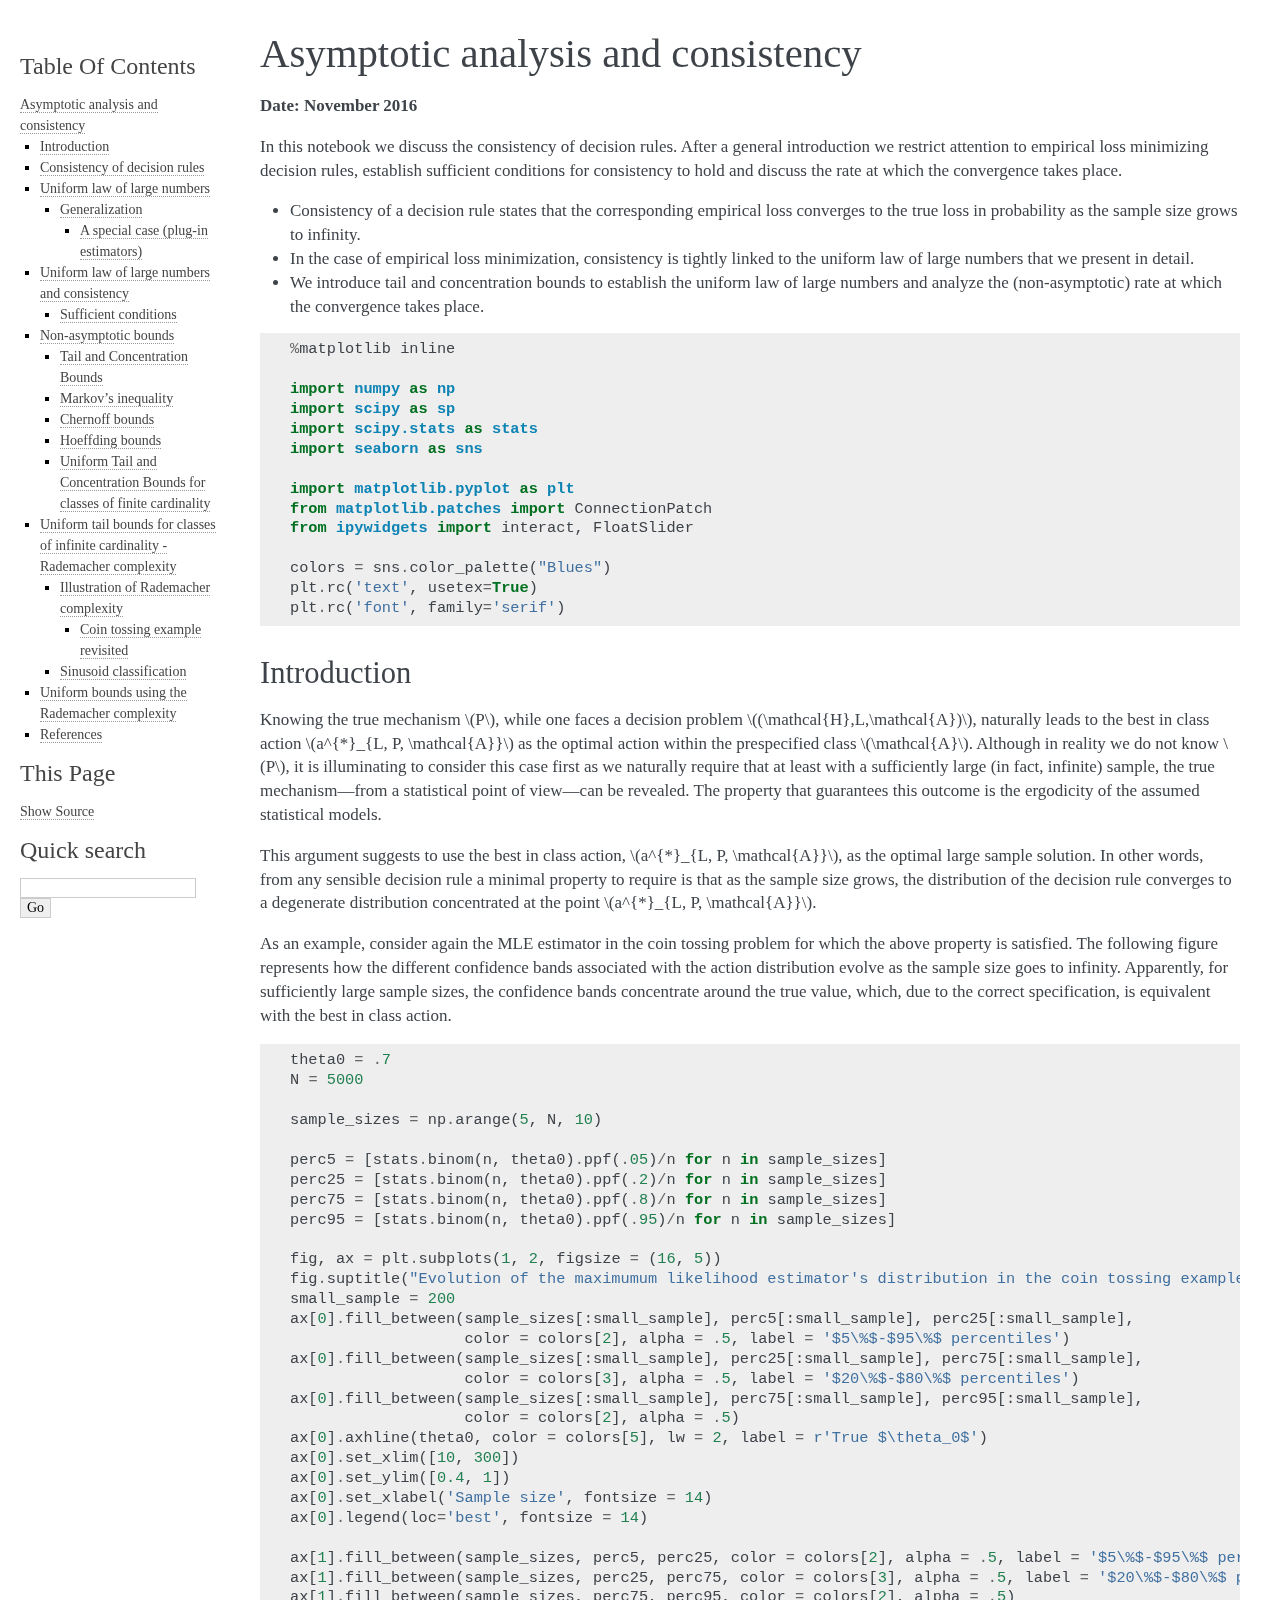
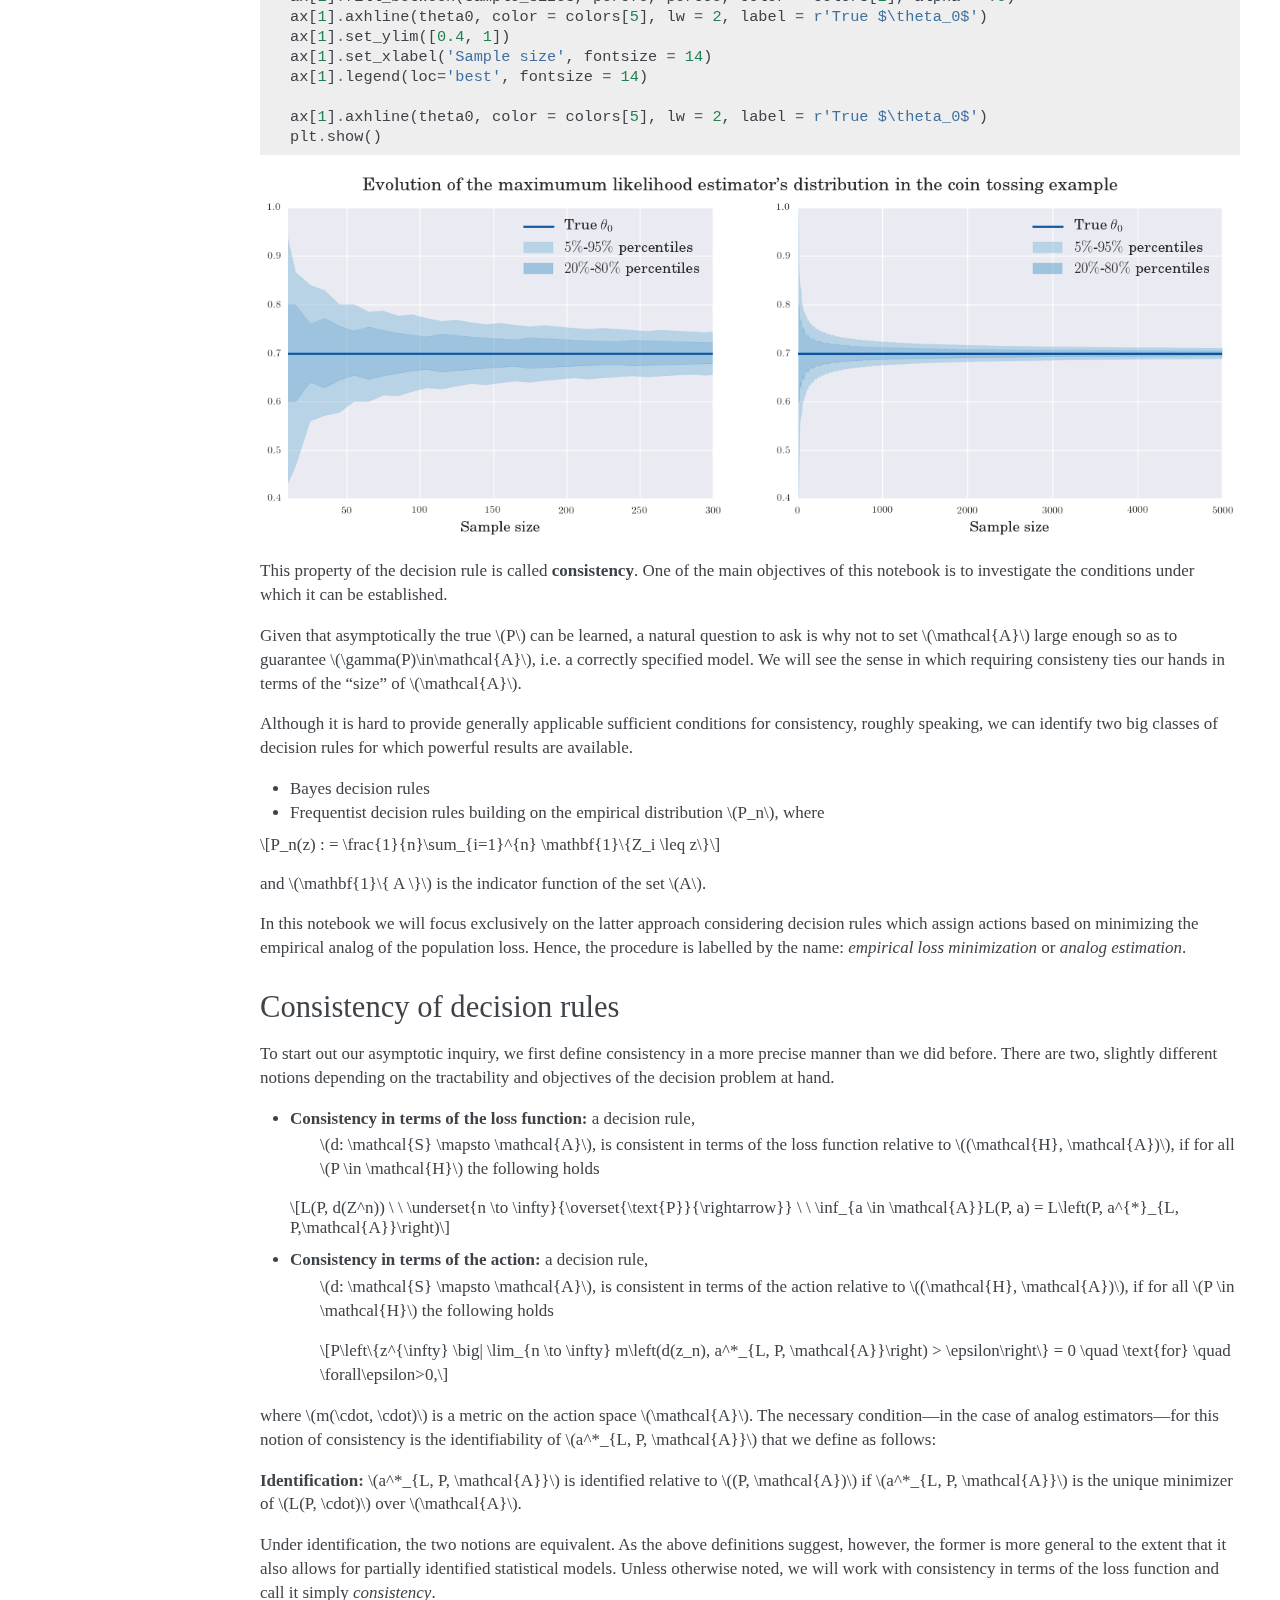
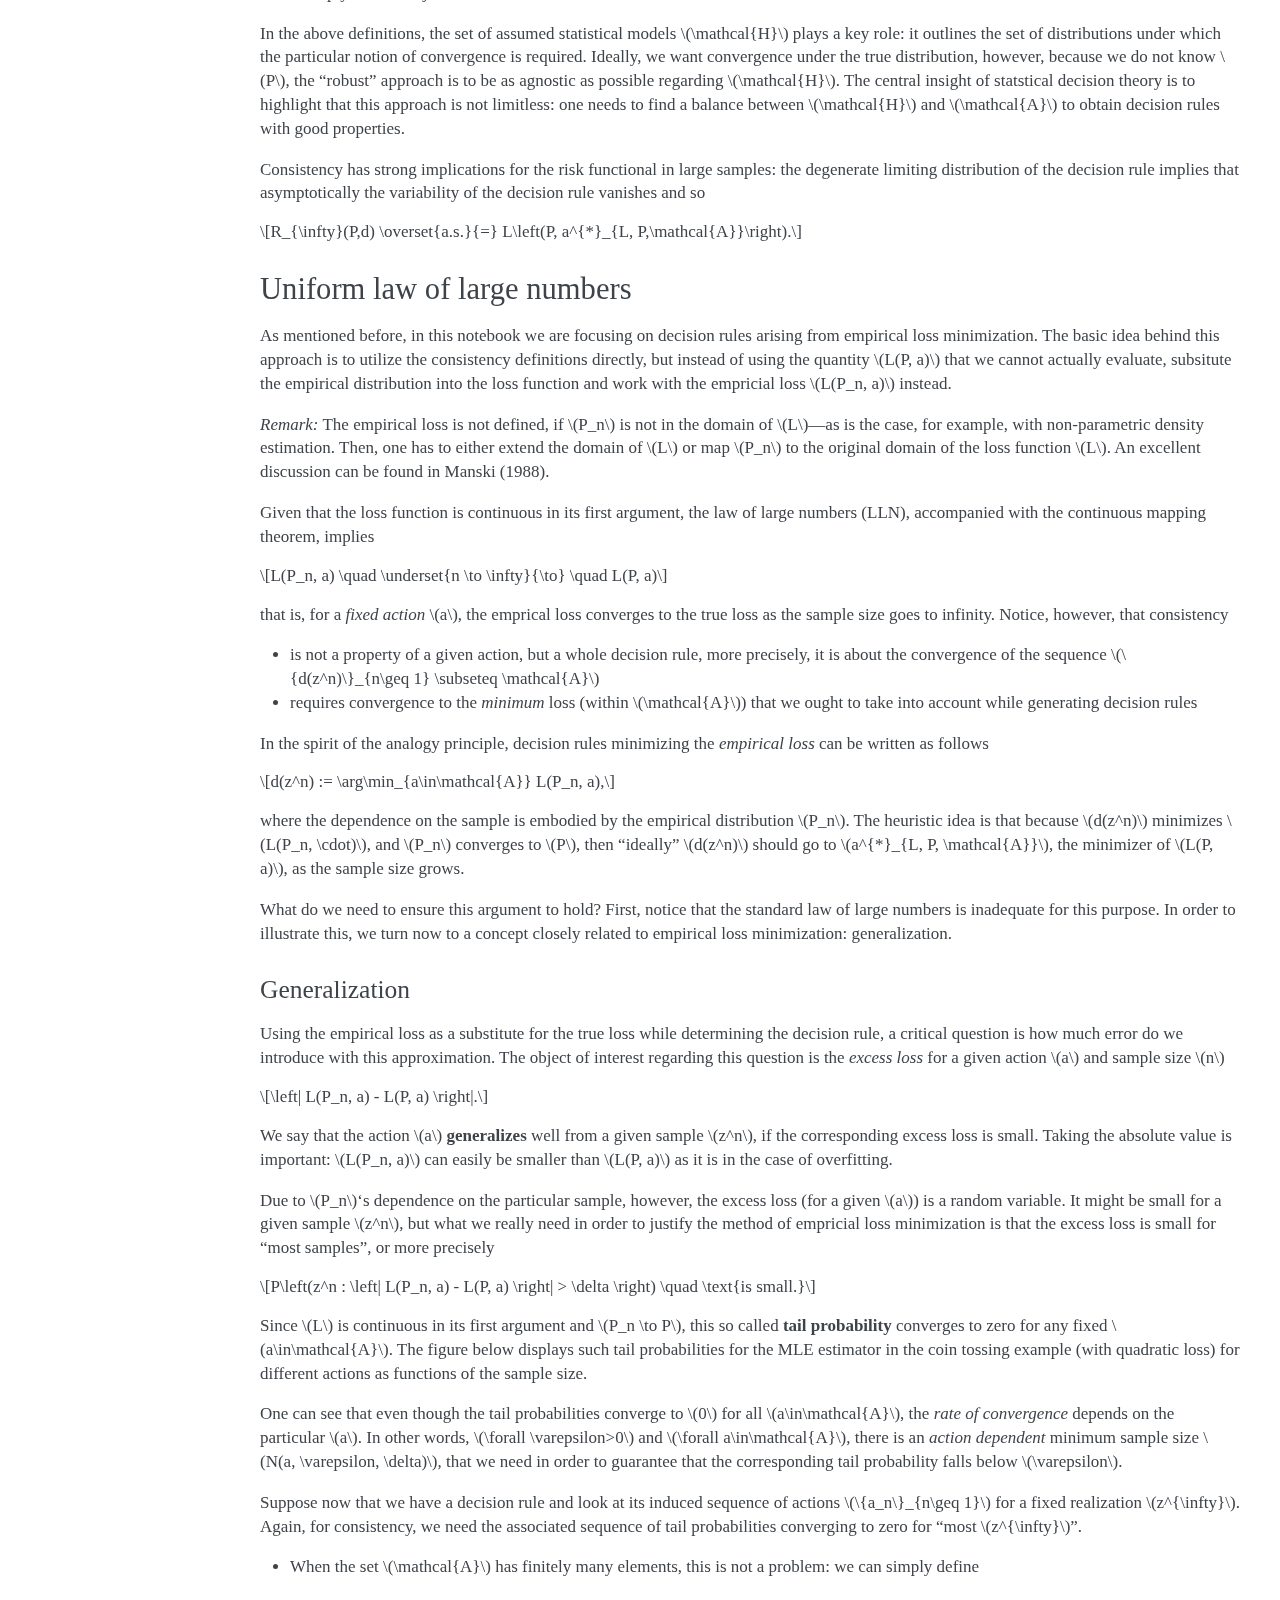
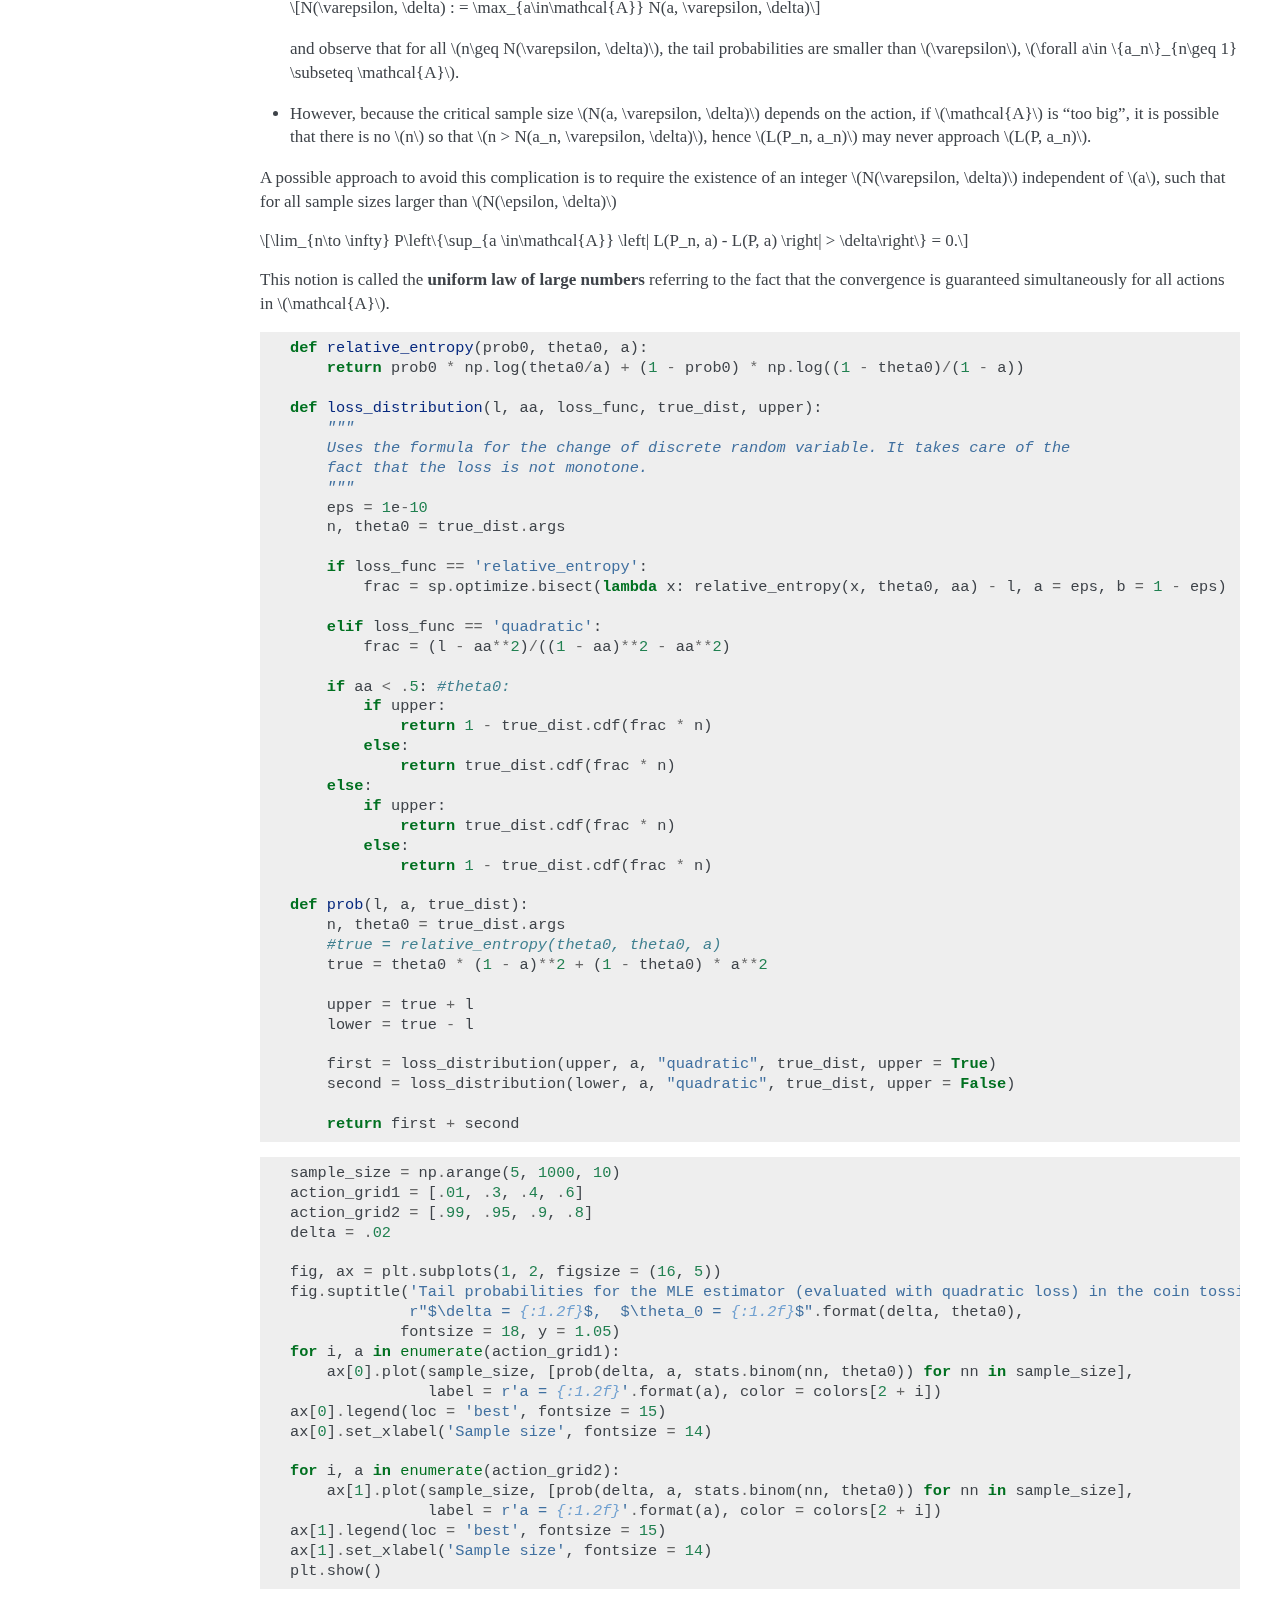
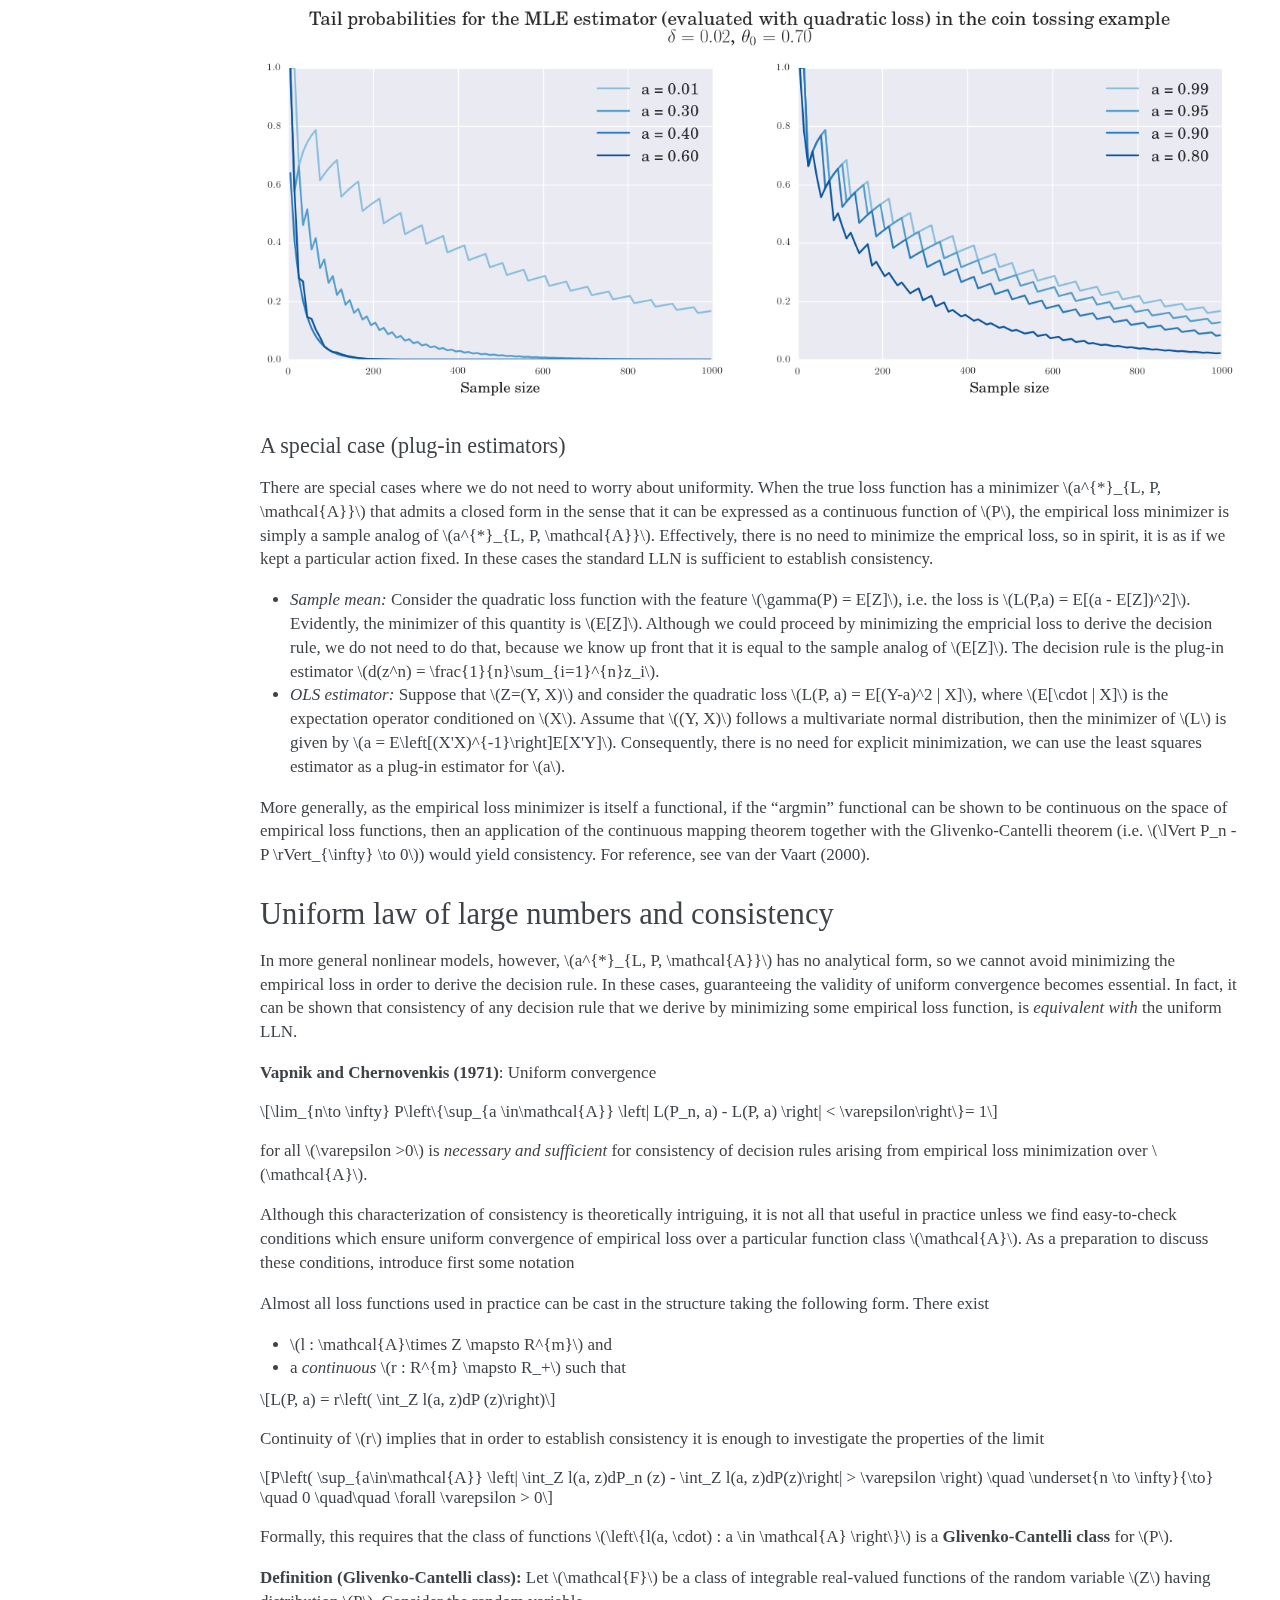
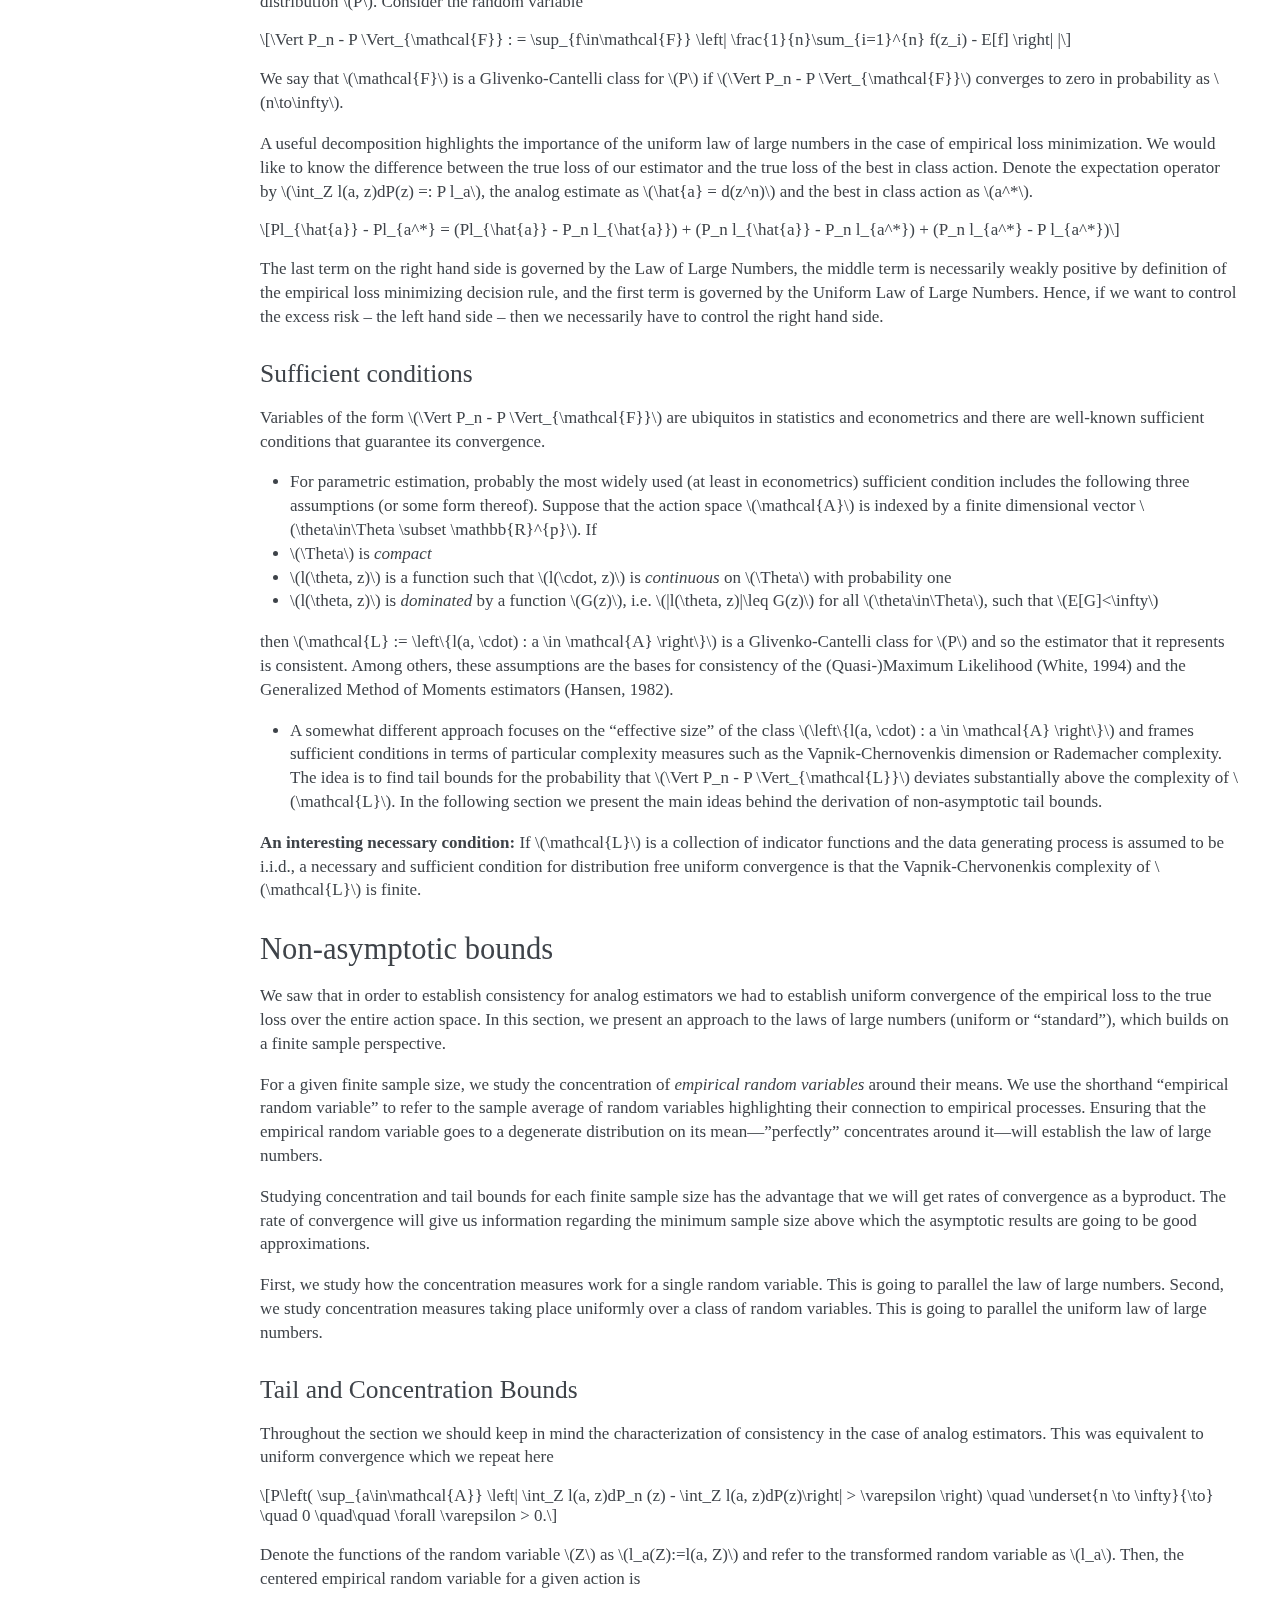
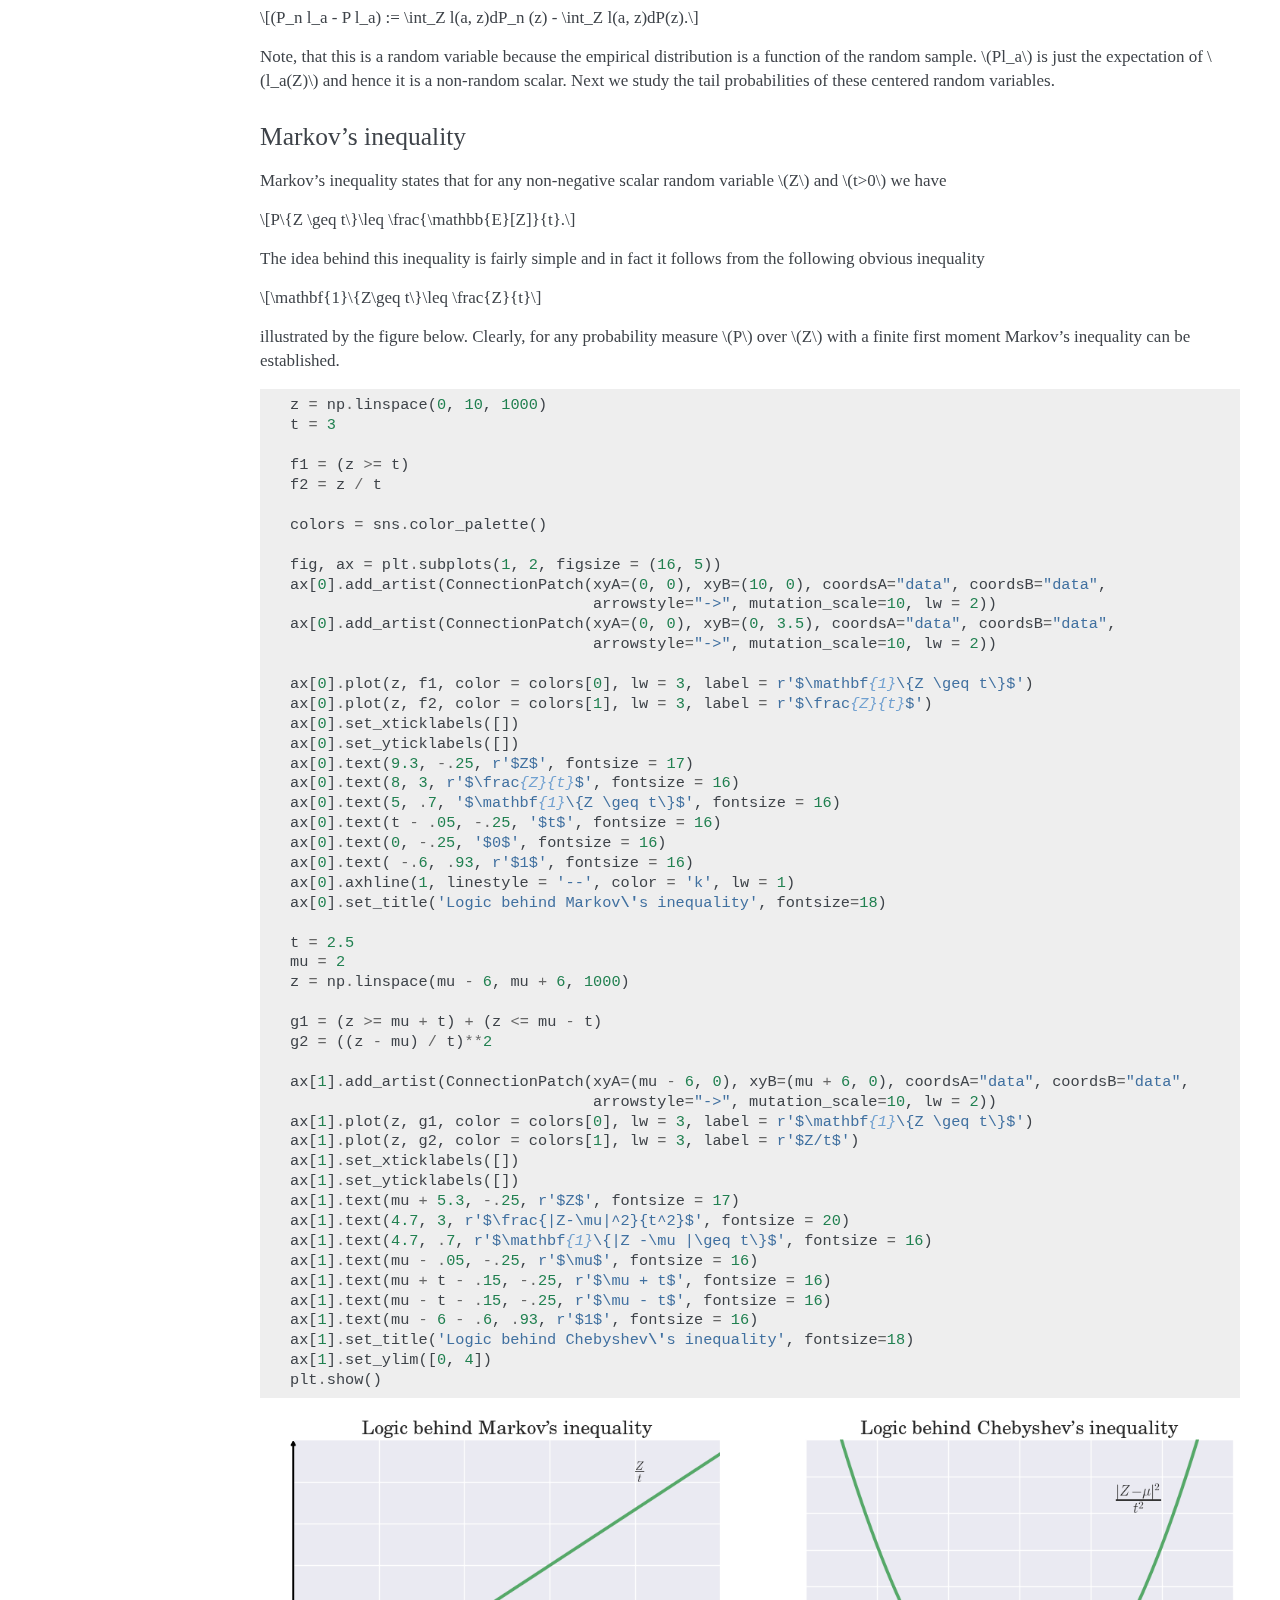
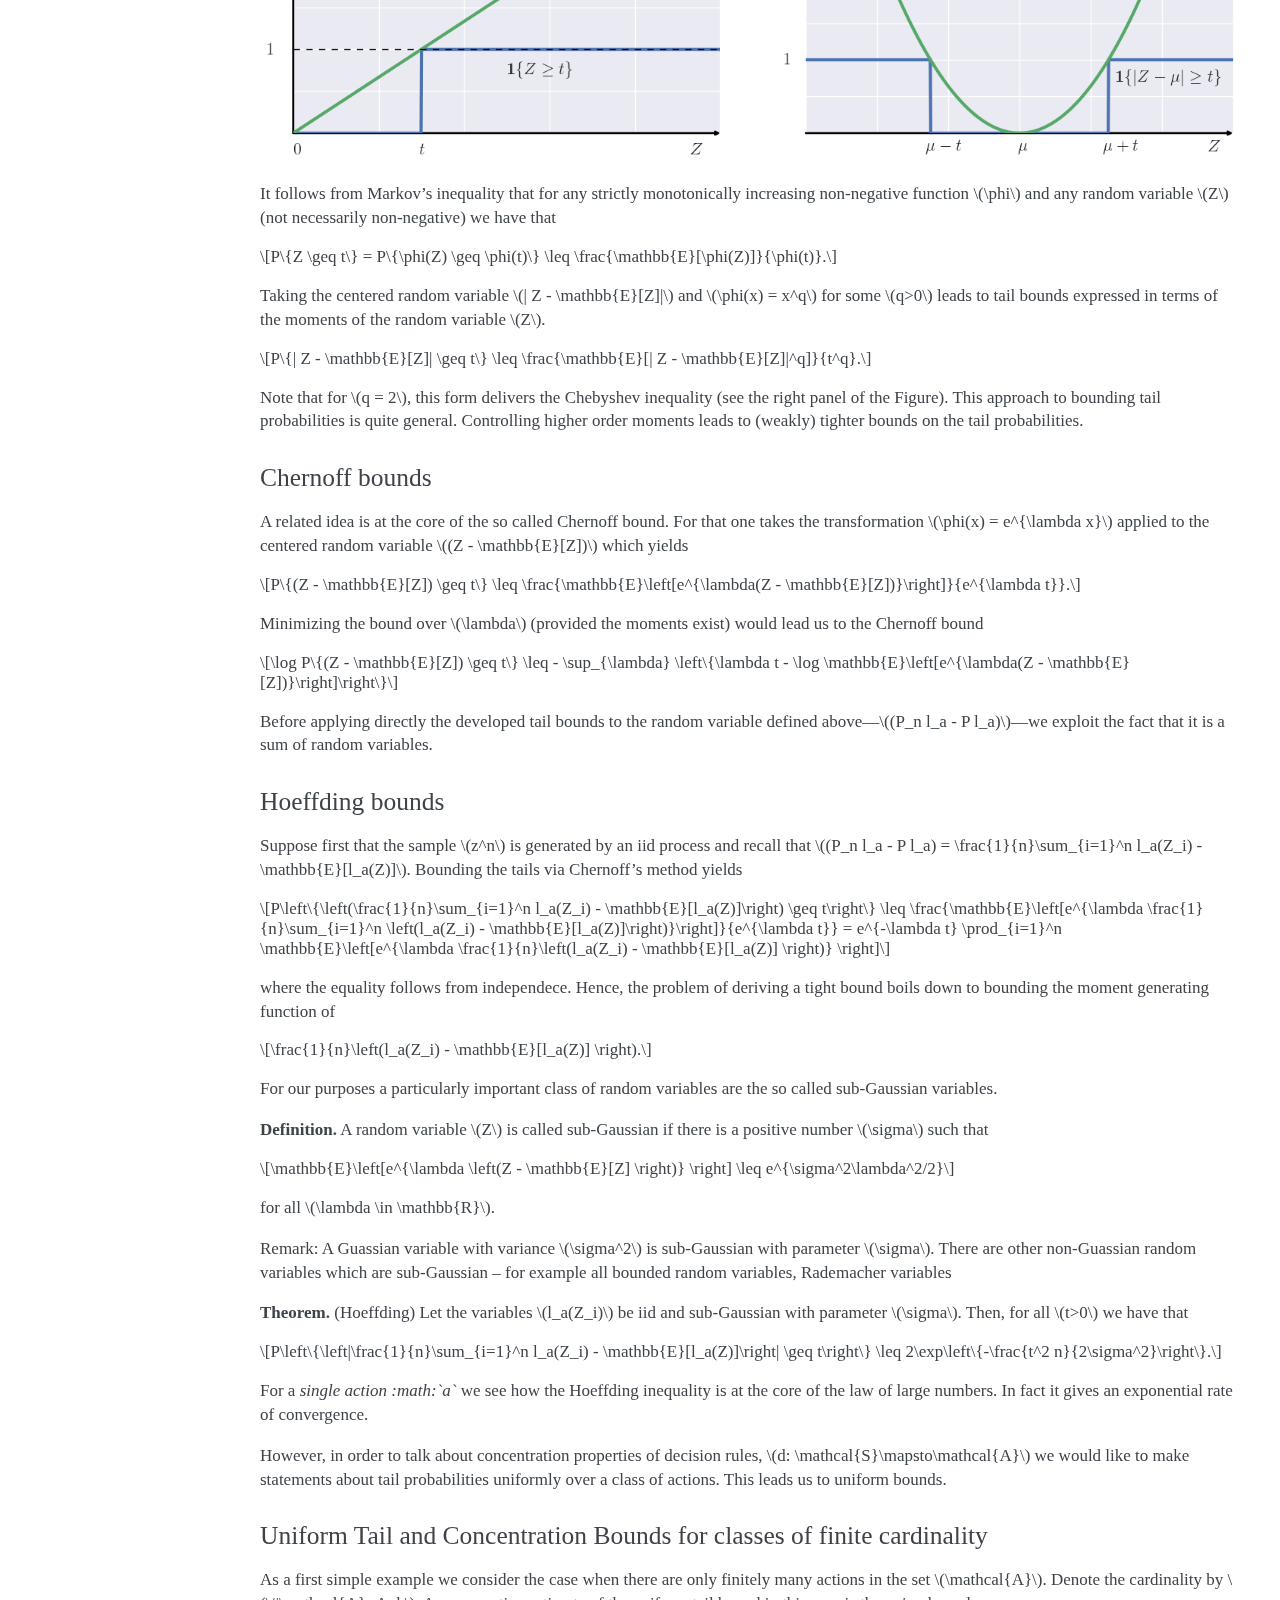
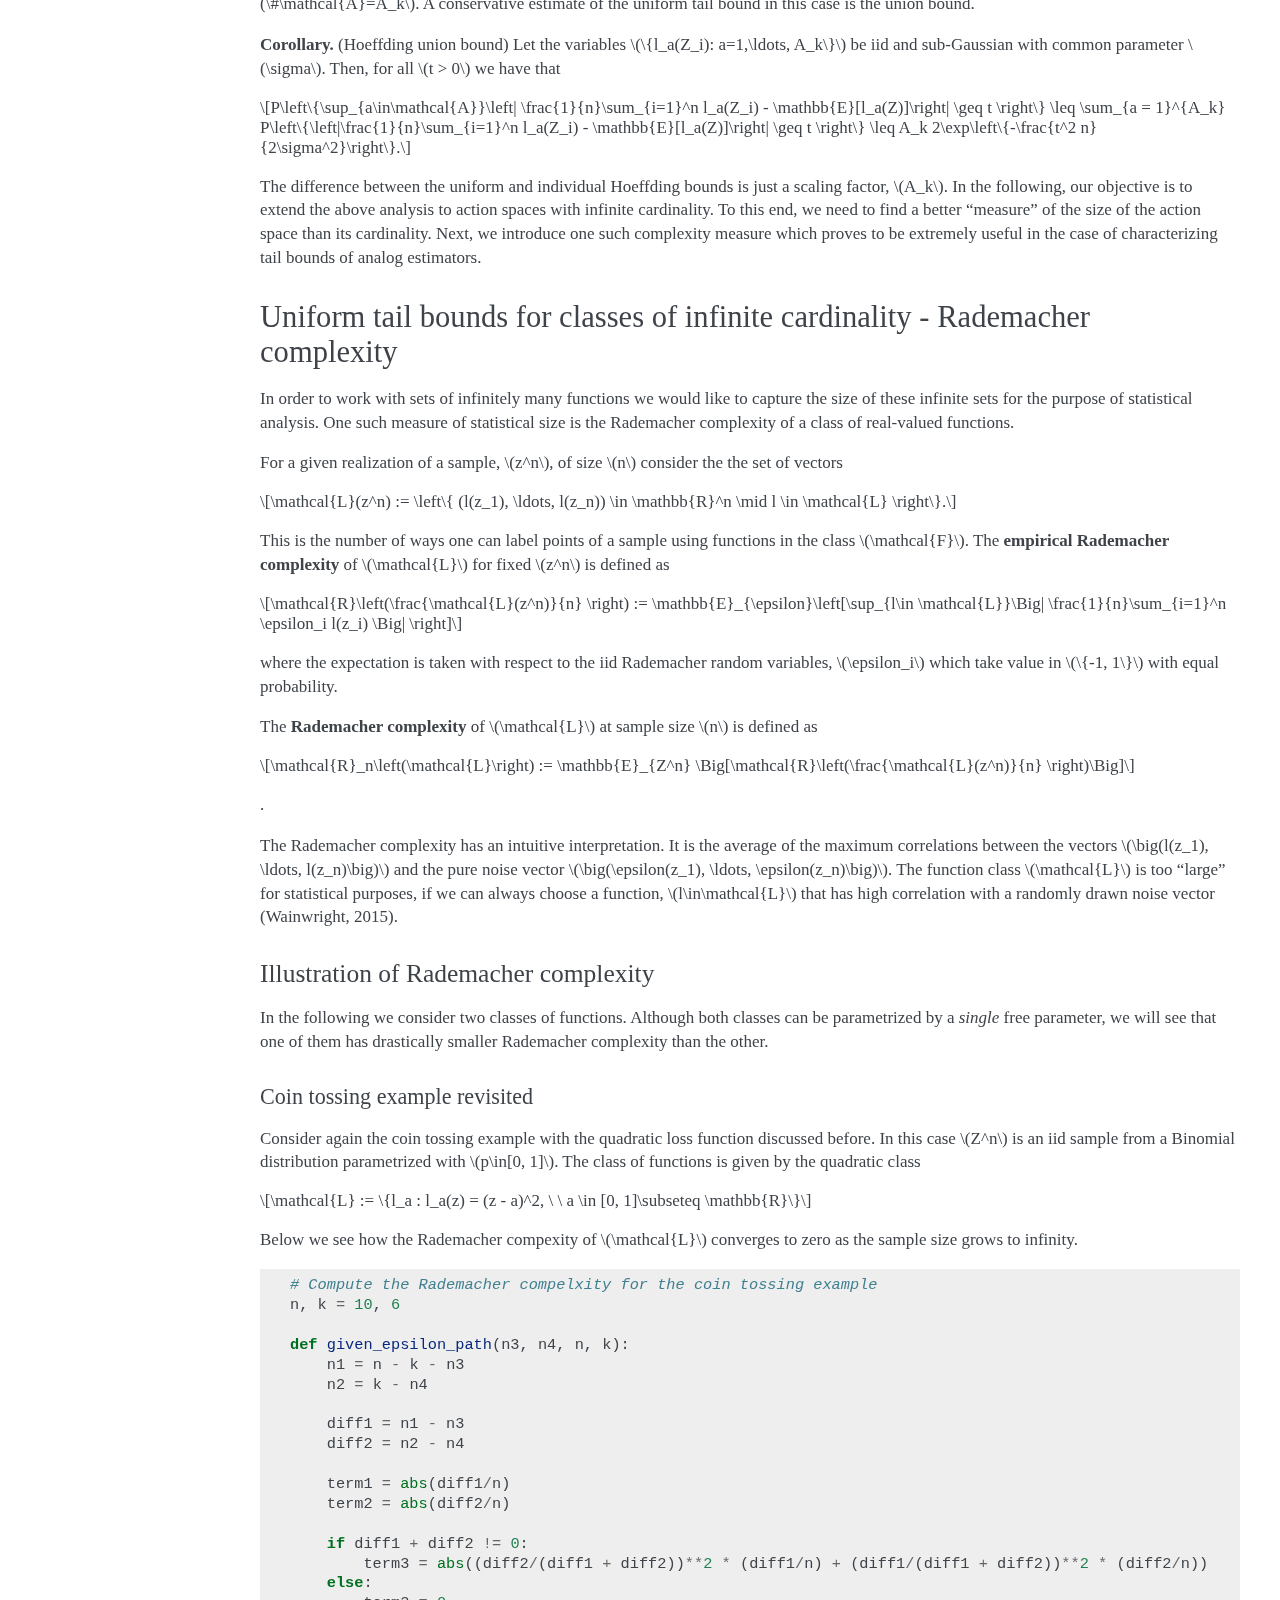
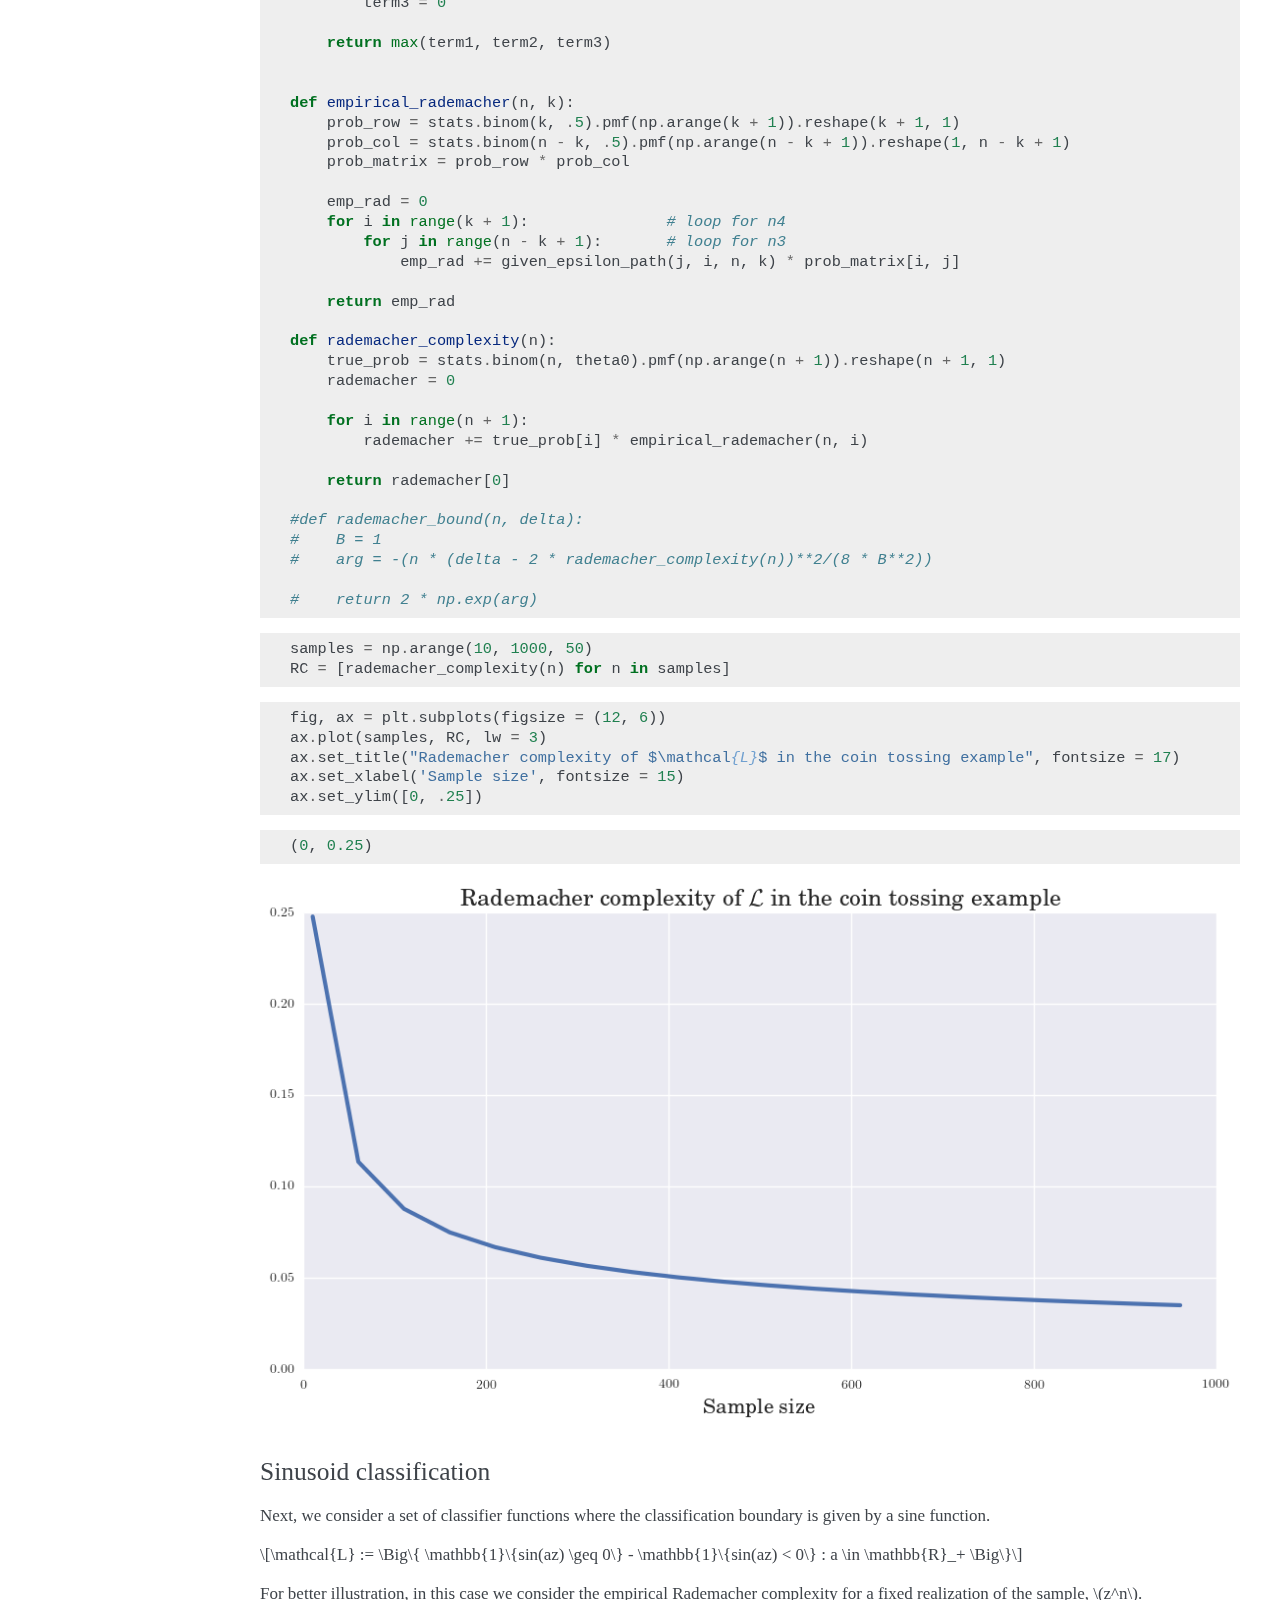
<file: _build/html/Notebook_02_Asymptotics/Asymptotic_analysis_consistency.html>
<!DOCTYPE html PUBLIC "-//W3C//DTD XHTML 1.0 Transitional//EN"
  "http://www.w3.org/TR/xhtml1/DTD/xhtml1-transitional.dtd">


<html xmlns="http://www.w3.org/1999/xhtml">
  <head>
    <meta http-equiv="Content-Type" content="text/html; charset=utf-8" />
    
    <title>Asymptotic analysis and consistency &mdash; econometrics 0.1 documentation</title>
    
    <link rel="stylesheet" href="../_static/alabaster.css" type="text/css" />
    <link rel="stylesheet" href="../_static/pygments.css" type="text/css" />
    
    <script type="text/javascript">
      var DOCUMENTATION_OPTIONS = {
        URL_ROOT:    '../',
        VERSION:     '0.1',
        COLLAPSE_INDEX: false,
        FILE_SUFFIX: '.html',
        HAS_SOURCE:  true
      };
    </script>
    <script type="text/javascript" src="../_static/jquery.js"></script>
    <script type="text/javascript" src="../_static/underscore.js"></script>
    <script type="text/javascript" src="../_static/doctools.js"></script>
    <script type="text/javascript" src="https://cdn.mathjax.org/mathjax/latest/MathJax.js?config=TeX-AMS-MML_HTMLorMML"></script>
    <link rel="top" title="econometrics 0.1 documentation" href="../index.html" />
    <link rel="prev" title="Estimators as Statistical Decision Functions" href="../Notebook_01_Wald/Statistical_decision_functions.html" />
   
  <link rel="stylesheet" href="../_static/custom.css" type="text/css" />
  
  <meta name="viewport" content="width=device-width, initial-scale=0.9, maximum-scale=0.9" />

  </head>
  <body role="document">
  

    <div class="document">
      <div class="documentwrapper">
        <div class="bodywrapper">
          <div class="body" role="main">
            
  <div class="section" id="asymptotic-analysis-and-consistency">
<h1>Asymptotic analysis and consistency<a class="headerlink" href="#asymptotic-analysis-and-consistency" title="Permalink to this headline">¶</a></h1>
<p><strong>Date: November 2016</strong></p>
<p>In this notebook we discuss the consistency of decision rules. After a
general introduction we restrict attention to empirical loss minimizing
decision rules, establish sufficient conditions for consistency to hold
and discuss the rate at which the convergence takes place.</p>
<ul class="simple">
<li>Consistency of a decision rule states that the corresponding
empirical loss converges to the true loss in probability as the
sample size grows to infinity.</li>
<li>In the case of empirical loss minimization, consistency is tightly
linked to the uniform law of large numbers that we present in detail.</li>
<li>We introduce tail and concentration bounds to establish the uniform
law of large numbers and analyze the (non-asymptotic) rate at which
the convergence takes place.</li>
</ul>
<div class="code python highlight-default"><div class="highlight"><pre><span></span><span class="o">%</span><span class="n">matplotlib</span> <span class="n">inline</span>

<span class="kn">import</span> <span class="nn">numpy</span> <span class="k">as</span> <span class="nn">np</span>
<span class="kn">import</span> <span class="nn">scipy</span> <span class="k">as</span> <span class="nn">sp</span>
<span class="kn">import</span> <span class="nn">scipy.stats</span> <span class="k">as</span> <span class="nn">stats</span>
<span class="kn">import</span> <span class="nn">seaborn</span> <span class="k">as</span> <span class="nn">sns</span>

<span class="kn">import</span> <span class="nn">matplotlib.pyplot</span> <span class="k">as</span> <span class="nn">plt</span>
<span class="kn">from</span> <span class="nn">matplotlib.patches</span> <span class="k">import</span> <span class="n">ConnectionPatch</span>
<span class="kn">from</span> <span class="nn">ipywidgets</span> <span class="k">import</span> <span class="n">interact</span><span class="p">,</span> <span class="n">FloatSlider</span>

<span class="n">colors</span> <span class="o">=</span> <span class="n">sns</span><span class="o">.</span><span class="n">color_palette</span><span class="p">(</span><span class="s2">&quot;Blues&quot;</span><span class="p">)</span>
<span class="n">plt</span><span class="o">.</span><span class="n">rc</span><span class="p">(</span><span class="s1">&#39;text&#39;</span><span class="p">,</span> <span class="n">usetex</span><span class="o">=</span><span class="kc">True</span><span class="p">)</span>
<span class="n">plt</span><span class="o">.</span><span class="n">rc</span><span class="p">(</span><span class="s1">&#39;font&#39;</span><span class="p">,</span> <span class="n">family</span><span class="o">=</span><span class="s1">&#39;serif&#39;</span><span class="p">)</span>
</pre></div>
</div>
<div class="section" id="introduction">
<h2>Introduction<a class="headerlink" href="#introduction" title="Permalink to this headline">¶</a></h2>
<p>Knowing the true mechanism <span class="math">\(P\)</span>, while one faces a decision problem
<span class="math">\((\mathcal{H},L,\mathcal{A})\)</span>, naturally leads to the best in
class action <span class="math">\(a^{*}_{L, P, \mathcal{A}}\)</span> as the optimal action
within the prespecified class <span class="math">\(\mathcal{A}\)</span>. Although in reality
we do not know <span class="math">\(P\)</span>, it is illuminating to consider this case first
as we naturally require that at least with a sufficiently large (in
fact, infinite) sample, the true mechanism&#8212;from a statistical point of
view&#8212;can be revealed. The property that guarantees this outcome is the
ergodicity of the assumed statistical models.</p>
<p>This argument suggests to use the best in class action,
<span class="math">\(a^{*}_{L, P, \mathcal{A}}\)</span>, as the optimal large sample solution.
In other words, from any sensible decision rule a minimal property to
require is that as the sample size grows, the distribution of the
decision rule converges to a degenerate distribution concentrated at the
point <span class="math">\(a^{*}_{L, P, \mathcal{A}}\)</span>.</p>
<p>As an example, consider again the MLE estimator in the coin tossing
problem for which the above property is satisfied. The following figure
represents how the different confidence bands associated with the action
distribution evolve as the sample size goes to infinity. Apparently, for
sufficiently large sample sizes, the confidence bands concentrate around
the true value, which, due to the correct specification, is equivalent
with the best in class action.</p>
<div class="code python highlight-default"><div class="highlight"><pre><span></span><span class="n">theta0</span> <span class="o">=</span> <span class="o">.</span><span class="mi">7</span>
<span class="n">N</span> <span class="o">=</span> <span class="mi">5000</span>

<span class="n">sample_sizes</span> <span class="o">=</span> <span class="n">np</span><span class="o">.</span><span class="n">arange</span><span class="p">(</span><span class="mi">5</span><span class="p">,</span> <span class="n">N</span><span class="p">,</span> <span class="mi">10</span><span class="p">)</span>

<span class="n">perc5</span> <span class="o">=</span> <span class="p">[</span><span class="n">stats</span><span class="o">.</span><span class="n">binom</span><span class="p">(</span><span class="n">n</span><span class="p">,</span> <span class="n">theta0</span><span class="p">)</span><span class="o">.</span><span class="n">ppf</span><span class="p">(</span><span class="o">.</span><span class="mi">05</span><span class="p">)</span><span class="o">/</span><span class="n">n</span> <span class="k">for</span> <span class="n">n</span> <span class="ow">in</span> <span class="n">sample_sizes</span><span class="p">]</span>
<span class="n">perc25</span> <span class="o">=</span> <span class="p">[</span><span class="n">stats</span><span class="o">.</span><span class="n">binom</span><span class="p">(</span><span class="n">n</span><span class="p">,</span> <span class="n">theta0</span><span class="p">)</span><span class="o">.</span><span class="n">ppf</span><span class="p">(</span><span class="o">.</span><span class="mi">2</span><span class="p">)</span><span class="o">/</span><span class="n">n</span> <span class="k">for</span> <span class="n">n</span> <span class="ow">in</span> <span class="n">sample_sizes</span><span class="p">]</span>
<span class="n">perc75</span> <span class="o">=</span> <span class="p">[</span><span class="n">stats</span><span class="o">.</span><span class="n">binom</span><span class="p">(</span><span class="n">n</span><span class="p">,</span> <span class="n">theta0</span><span class="p">)</span><span class="o">.</span><span class="n">ppf</span><span class="p">(</span><span class="o">.</span><span class="mi">8</span><span class="p">)</span><span class="o">/</span><span class="n">n</span> <span class="k">for</span> <span class="n">n</span> <span class="ow">in</span> <span class="n">sample_sizes</span><span class="p">]</span>
<span class="n">perc95</span> <span class="o">=</span> <span class="p">[</span><span class="n">stats</span><span class="o">.</span><span class="n">binom</span><span class="p">(</span><span class="n">n</span><span class="p">,</span> <span class="n">theta0</span><span class="p">)</span><span class="o">.</span><span class="n">ppf</span><span class="p">(</span><span class="o">.</span><span class="mi">95</span><span class="p">)</span><span class="o">/</span><span class="n">n</span> <span class="k">for</span> <span class="n">n</span> <span class="ow">in</span> <span class="n">sample_sizes</span><span class="p">]</span>

<span class="n">fig</span><span class="p">,</span> <span class="n">ax</span> <span class="o">=</span> <span class="n">plt</span><span class="o">.</span><span class="n">subplots</span><span class="p">(</span><span class="mi">1</span><span class="p">,</span> <span class="mi">2</span><span class="p">,</span> <span class="n">figsize</span> <span class="o">=</span> <span class="p">(</span><span class="mi">16</span><span class="p">,</span> <span class="mi">5</span><span class="p">))</span>
<span class="n">fig</span><span class="o">.</span><span class="n">suptitle</span><span class="p">(</span><span class="s2">&quot;Evolution of the maximumum likelihood estimator&#39;s distribution in the coin tossing example&quot;</span><span class="p">,</span> <span class="n">fontsize</span> <span class="o">=</span> <span class="mi">17</span><span class="p">)</span>
<span class="n">small_sample</span> <span class="o">=</span> <span class="mi">200</span>
<span class="n">ax</span><span class="p">[</span><span class="mi">0</span><span class="p">]</span><span class="o">.</span><span class="n">fill_between</span><span class="p">(</span><span class="n">sample_sizes</span><span class="p">[:</span><span class="n">small_sample</span><span class="p">],</span> <span class="n">perc5</span><span class="p">[:</span><span class="n">small_sample</span><span class="p">],</span> <span class="n">perc25</span><span class="p">[:</span><span class="n">small_sample</span><span class="p">],</span>
                   <span class="n">color</span> <span class="o">=</span> <span class="n">colors</span><span class="p">[</span><span class="mi">2</span><span class="p">],</span> <span class="n">alpha</span> <span class="o">=</span> <span class="o">.</span><span class="mi">5</span><span class="p">,</span> <span class="n">label</span> <span class="o">=</span> <span class="s1">&#39;$5\%$-$95\%$ percentiles&#39;</span><span class="p">)</span>
<span class="n">ax</span><span class="p">[</span><span class="mi">0</span><span class="p">]</span><span class="o">.</span><span class="n">fill_between</span><span class="p">(</span><span class="n">sample_sizes</span><span class="p">[:</span><span class="n">small_sample</span><span class="p">],</span> <span class="n">perc25</span><span class="p">[:</span><span class="n">small_sample</span><span class="p">],</span> <span class="n">perc75</span><span class="p">[:</span><span class="n">small_sample</span><span class="p">],</span>
                   <span class="n">color</span> <span class="o">=</span> <span class="n">colors</span><span class="p">[</span><span class="mi">3</span><span class="p">],</span> <span class="n">alpha</span> <span class="o">=</span> <span class="o">.</span><span class="mi">5</span><span class="p">,</span> <span class="n">label</span> <span class="o">=</span> <span class="s1">&#39;$20\%$-$80\%$ percentiles&#39;</span><span class="p">)</span>
<span class="n">ax</span><span class="p">[</span><span class="mi">0</span><span class="p">]</span><span class="o">.</span><span class="n">fill_between</span><span class="p">(</span><span class="n">sample_sizes</span><span class="p">[:</span><span class="n">small_sample</span><span class="p">],</span> <span class="n">perc75</span><span class="p">[:</span><span class="n">small_sample</span><span class="p">],</span> <span class="n">perc95</span><span class="p">[:</span><span class="n">small_sample</span><span class="p">],</span>
                   <span class="n">color</span> <span class="o">=</span> <span class="n">colors</span><span class="p">[</span><span class="mi">2</span><span class="p">],</span> <span class="n">alpha</span> <span class="o">=</span> <span class="o">.</span><span class="mi">5</span><span class="p">)</span>
<span class="n">ax</span><span class="p">[</span><span class="mi">0</span><span class="p">]</span><span class="o">.</span><span class="n">axhline</span><span class="p">(</span><span class="n">theta0</span><span class="p">,</span> <span class="n">color</span> <span class="o">=</span> <span class="n">colors</span><span class="p">[</span><span class="mi">5</span><span class="p">],</span> <span class="n">lw</span> <span class="o">=</span> <span class="mi">2</span><span class="p">,</span> <span class="n">label</span> <span class="o">=</span> <span class="s1">r&#39;True $\theta_0$&#39;</span><span class="p">)</span>
<span class="n">ax</span><span class="p">[</span><span class="mi">0</span><span class="p">]</span><span class="o">.</span><span class="n">set_xlim</span><span class="p">([</span><span class="mi">10</span><span class="p">,</span> <span class="mi">300</span><span class="p">])</span>
<span class="n">ax</span><span class="p">[</span><span class="mi">0</span><span class="p">]</span><span class="o">.</span><span class="n">set_ylim</span><span class="p">([</span><span class="mf">0.4</span><span class="p">,</span> <span class="mi">1</span><span class="p">])</span>
<span class="n">ax</span><span class="p">[</span><span class="mi">0</span><span class="p">]</span><span class="o">.</span><span class="n">set_xlabel</span><span class="p">(</span><span class="s1">&#39;Sample size&#39;</span><span class="p">,</span> <span class="n">fontsize</span> <span class="o">=</span> <span class="mi">14</span><span class="p">)</span>
<span class="n">ax</span><span class="p">[</span><span class="mi">0</span><span class="p">]</span><span class="o">.</span><span class="n">legend</span><span class="p">(</span><span class="n">loc</span><span class="o">=</span><span class="s1">&#39;best&#39;</span><span class="p">,</span> <span class="n">fontsize</span> <span class="o">=</span> <span class="mi">14</span><span class="p">)</span>

<span class="n">ax</span><span class="p">[</span><span class="mi">1</span><span class="p">]</span><span class="o">.</span><span class="n">fill_between</span><span class="p">(</span><span class="n">sample_sizes</span><span class="p">,</span> <span class="n">perc5</span><span class="p">,</span> <span class="n">perc25</span><span class="p">,</span> <span class="n">color</span> <span class="o">=</span> <span class="n">colors</span><span class="p">[</span><span class="mi">2</span><span class="p">],</span> <span class="n">alpha</span> <span class="o">=</span> <span class="o">.</span><span class="mi">5</span><span class="p">,</span> <span class="n">label</span> <span class="o">=</span> <span class="s1">&#39;$5\%$-$95\%$ percentiles&#39;</span><span class="p">)</span>
<span class="n">ax</span><span class="p">[</span><span class="mi">1</span><span class="p">]</span><span class="o">.</span><span class="n">fill_between</span><span class="p">(</span><span class="n">sample_sizes</span><span class="p">,</span> <span class="n">perc25</span><span class="p">,</span> <span class="n">perc75</span><span class="p">,</span> <span class="n">color</span> <span class="o">=</span> <span class="n">colors</span><span class="p">[</span><span class="mi">3</span><span class="p">],</span> <span class="n">alpha</span> <span class="o">=</span> <span class="o">.</span><span class="mi">5</span><span class="p">,</span> <span class="n">label</span> <span class="o">=</span> <span class="s1">&#39;$20\%$-$80\%$ percentiles&#39;</span><span class="p">)</span>
<span class="n">ax</span><span class="p">[</span><span class="mi">1</span><span class="p">]</span><span class="o">.</span><span class="n">fill_between</span><span class="p">(</span><span class="n">sample_sizes</span><span class="p">,</span> <span class="n">perc75</span><span class="p">,</span> <span class="n">perc95</span><span class="p">,</span> <span class="n">color</span> <span class="o">=</span> <span class="n">colors</span><span class="p">[</span><span class="mi">2</span><span class="p">],</span> <span class="n">alpha</span> <span class="o">=</span> <span class="o">.</span><span class="mi">5</span><span class="p">)</span>
<span class="n">ax</span><span class="p">[</span><span class="mi">1</span><span class="p">]</span><span class="o">.</span><span class="n">axhline</span><span class="p">(</span><span class="n">theta0</span><span class="p">,</span> <span class="n">color</span> <span class="o">=</span> <span class="n">colors</span><span class="p">[</span><span class="mi">5</span><span class="p">],</span> <span class="n">lw</span> <span class="o">=</span> <span class="mi">2</span><span class="p">,</span> <span class="n">label</span> <span class="o">=</span> <span class="s1">r&#39;True $\theta_0$&#39;</span><span class="p">)</span>
<span class="n">ax</span><span class="p">[</span><span class="mi">1</span><span class="p">]</span><span class="o">.</span><span class="n">set_ylim</span><span class="p">([</span><span class="mf">0.4</span><span class="p">,</span> <span class="mi">1</span><span class="p">])</span>
<span class="n">ax</span><span class="p">[</span><span class="mi">1</span><span class="p">]</span><span class="o">.</span><span class="n">set_xlabel</span><span class="p">(</span><span class="s1">&#39;Sample size&#39;</span><span class="p">,</span> <span class="n">fontsize</span> <span class="o">=</span> <span class="mi">14</span><span class="p">)</span>
<span class="n">ax</span><span class="p">[</span><span class="mi">1</span><span class="p">]</span><span class="o">.</span><span class="n">legend</span><span class="p">(</span><span class="n">loc</span><span class="o">=</span><span class="s1">&#39;best&#39;</span><span class="p">,</span> <span class="n">fontsize</span> <span class="o">=</span> <span class="mi">14</span><span class="p">)</span>

<span class="n">ax</span><span class="p">[</span><span class="mi">1</span><span class="p">]</span><span class="o">.</span><span class="n">axhline</span><span class="p">(</span><span class="n">theta0</span><span class="p">,</span> <span class="n">color</span> <span class="o">=</span> <span class="n">colors</span><span class="p">[</span><span class="mi">5</span><span class="p">],</span> <span class="n">lw</span> <span class="o">=</span> <span class="mi">2</span><span class="p">,</span> <span class="n">label</span> <span class="o">=</span> <span class="s1">r&#39;True $\theta_0$&#39;</span><span class="p">)</span>
<span class="n">plt</span><span class="o">.</span><span class="n">show</span><span class="p">()</span>
</pre></div>
</div>
<img alt="../_images/Asymptotic_analysis_consistency_3_0.png" src="../_images/Asymptotic_analysis_consistency_3_0.png" />
<p>This property of the decision rule is called <strong>consistency</strong>. One of the
main objectives of this notebook is to investigate the conditions under
which it can be established.</p>
<p>Given that asymptotically the true <span class="math">\(P\)</span> can be learned, a natural
question to ask is why not to set <span class="math">\(\mathcal{A}\)</span> large enough so as
to guarantee <span class="math">\(\gamma(P)\in\mathcal{A}\)</span>, i.e. a correctly specified
model. We will see the sense in which requiring consisteny ties our
hands in terms of the &#8220;size&#8221; of <span class="math">\(\mathcal{A}\)</span>.</p>
<p>Although it is hard to provide generally applicable sufficient
conditions for consistency, roughly speaking, we can identify two big
classes of decision rules for which powerful results are available.</p>
<ul class="simple">
<li>Bayes decision rules</li>
<li>Frequentist decision rules building on the empirical distribution
<span class="math">\(P_n\)</span>, where</li>
</ul>
<div class="math">
\[P_n(z) : = \frac{1}{n}\sum_{i=1}^{n} \mathbf{1}\{Z_i \leq z\}\]</div>
<p>and <span class="math">\(\mathbf{1}\{ A \}\)</span> is the indicator function of the set
<span class="math">\(A\)</span>.</p>
<p>In this notebook we will focus exclusively on the latter approach
considering decision rules which assign actions based on minimizing the
empirical analog of the population loss. Hence, the procedure is
labelled by the name: <em>empirical loss minimization</em> or <em>analog
estimation</em>.</p>
</div>
<div class="section" id="consistency-of-decision-rules">
<h2>Consistency of decision rules<a class="headerlink" href="#consistency-of-decision-rules" title="Permalink to this headline">¶</a></h2>
<p>To start out our asymptotic inquiry, we first define consistency in a
more precise manner than we did before. There are two, slightly
different notions depending on the tractability and objectives of the
decision problem at hand.</p>
<ul>
<li><dl class="first docutils">
<dt><strong>Consistency in terms of the loss function:</strong> a decision rule,</dt>
<dd><p class="first last"><span class="math">\(d: \mathcal{S} \mapsto \mathcal{A}\)</span>, is consistent in terms of
the loss function relative to <span class="math">\((\mathcal{H}, \mathcal{A})\)</span>,
if for all <span class="math">\(P \in \mathcal{H}\)</span> the following holds</p>
</dd>
</dl>
</li>
</ul>
<blockquote>
<div><div class="math">
\[L(P, d(Z^n)) \ \ \underset{n \to \infty}{\overset{\text{P}}{\rightarrow}} \ \ \inf_{a \in \mathcal{A}}L(P, a) = L\left(P, a^{*}_{L, P,\mathcal{A}}\right)\]</div>
</div></blockquote>
<ul>
<li><dl class="first docutils">
<dt><strong>Consistency in terms of the action:</strong> a decision rule,</dt>
<dd><p class="first"><span class="math">\(d: \mathcal{S} \mapsto \mathcal{A}\)</span>, is consistent in terms of
the action relative to <span class="math">\((\mathcal{H}, \mathcal{A})\)</span>, if for
all <span class="math">\(P \in \mathcal{H}\)</span> the following holds</p>
<div class="last math">
\[P\left\{z^{\infty} \big| \lim_{n \to \infty} m\left(d(z_n), a^*_{L, P, \mathcal{A}}\right) &gt; \epsilon\right\} = 0 \quad \text{for} \quad \forall\epsilon&gt;0,\]</div>
</dd>
</dl>
</li>
</ul>
<p>where <span class="math">\(m(\cdot, \cdot)\)</span> is a metric on the action space
<span class="math">\(\mathcal{A}\)</span>. The necessary condition&#8212;in the case of analog
estimators&#8212;for this notion of consistency is the identifiability of
<span class="math">\(a^*_{L, P, \mathcal{A}}\)</span> that we define as follows:</p>
<p><strong>Identification:</strong> <span class="math">\(a^*_{L, P, \mathcal{A}}\)</span> is identified
relative to <span class="math">\((P, \mathcal{A})\)</span> if <span class="math">\(a^*_{L, P, \mathcal{A}}\)</span>
is the unique minimizer of <span class="math">\(L(P, \cdot)\)</span> over <span class="math">\(\mathcal{A}\)</span>.</p>
<p>Under identification, the two notions are equivalent. As the above
definitions suggest, however, the former is more general to the extent
that it also allows for partially identified statistical models. Unless
otherwise noted, we will work with consistency in terms of the loss
function and call it simply <em>consistency</em>.</p>
<p>In the above definitions, the set of assumed statistical models
<span class="math">\(\mathcal{H}\)</span> plays a key role: it outlines the set of
distributions under which the particular notion of convergence is
required. Ideally, we want convergence under the true distribution,
however, because we do not know <span class="math">\(P\)</span>, the &#8220;robust&#8221; approach is to
be as agnostic as possible regarding <span class="math">\(\mathcal{H}\)</span>. The central
insight of statstical decision theory is to highlight that this approach
is not limitless: one needs to find a balance between
<span class="math">\(\mathcal{H}\)</span> and <span class="math">\(\mathcal{A}\)</span> to obtain decision rules
with good properties.</p>
<p>Consistency has strong implications for the risk functional in large
samples: the degenerate limiting distribution of the decision rule
implies that asymptotically the variability of the decision rule
vanishes and so</p>
<div class="math">
\[R_{\infty}(P,d) \overset{a.s.}{=} L\left(P, a^{*}_{L, P,\mathcal{A}}\right).\]</div>
</div>
<div class="section" id="uniform-law-of-large-numbers">
<h2>Uniform law of large numbers<a class="headerlink" href="#uniform-law-of-large-numbers" title="Permalink to this headline">¶</a></h2>
<p>As mentioned before, in this notebook we are focusing on decision rules
arising from empirical loss minimization. The basic idea behind this
approach is to utilize the consistency definitions directly, but instead
of using the quantity <span class="math">\(L(P, a)\)</span> that we cannot actually evaluate,
subsitute the empirical distribution into the loss function and work
with the empricial loss <span class="math">\(L(P_n, a)\)</span> instead.</p>
<p><em>Remark:</em> The empirical loss is not defined, if <span class="math">\(P_n\)</span> is not in
the domain of <span class="math">\(L\)</span>&#8212;as is the case, for example, with
non-parametric density estimation. Then, one has to either extend the
domain of <span class="math">\(L\)</span> or map <span class="math">\(P_n\)</span> to the original domain of the
loss function <span class="math">\(L\)</span>. An excellent discussion can be found in Manski
(1988).</p>
<p>Given that the loss function is continuous in its first argument, the
law of large numbers (LLN), accompanied with the continuous mapping
theorem, implies</p>
<div class="math">
\[L(P_n, a) \quad  \underset{n \to \infty}{\to} \quad L(P, a)\]</div>
<p>that is, for a <em>fixed action</em> <span class="math">\(a\)</span>, the emprical loss converges to
the true loss as the sample size goes to infinity. Notice, however, that
consistency</p>
<ul class="simple">
<li>is not a property of a given action, but a whole decision rule, more
precisely, it is about the convergence of the sequence
<span class="math">\(\{d(z^n)\}_{n\geq 1} \subseteq \mathcal{A}\)</span></li>
<li>requires convergence to the <em>minimum</em> loss (within
<span class="math">\(\mathcal{A}\)</span>) that we ought to take into account while
generating decision rules</li>
</ul>
<p>In the spirit of the analogy principle, decision rules minimizing the
<em>empirical loss</em> can be written as follows</p>
<div class="math">
\[d(z^n) := \arg\min_{a\in\mathcal{A}} L(P_n, a),\]</div>
<p>where the dependence on the sample is embodied by the empirical
distribution <span class="math">\(P_n\)</span>. The heuristic idea is that because
<span class="math">\(d(z^n)\)</span> minimizes <span class="math">\(L(P_n, \cdot)\)</span>, and <span class="math">\(P_n\)</span>
converges to <span class="math">\(P\)</span>, then &#8220;ideally&#8221; <span class="math">\(d(z^n)\)</span> should go to
<span class="math">\(a^{*}_{L, P, \mathcal{A}}\)</span>, the minimizer of <span class="math">\(L(P, a)\)</span>, as
the sample size grows.</p>
<p>What do we need to ensure this argument to hold? First, notice that the
standard law of large numbers is inadequate for this purpose. In order
to illustrate this, we turn now to a concept closely related to
empirical loss minimization: generalization.</p>
<div class="section" id="generalization">
<h3>Generalization<a class="headerlink" href="#generalization" title="Permalink to this headline">¶</a></h3>
<p>Using the empirical loss as a substitute for the true loss while
determining the decision rule, a critical question is how much error do
we introduce with this approximation. The object of interest regarding
this question is the <em>excess loss</em> for a given action <span class="math">\(a\)</span> and
sample size <span class="math">\(n\)</span></p>
<div class="math">
\[\left| L(P_n, a) - L(P, a) \right|.\]</div>
<p>We say that the action <span class="math">\(a\)</span> <strong>generalizes</strong> well from a given
sample <span class="math">\(z^n\)</span>, if the corresponding excess loss is small. Taking
the absolute value is important: <span class="math">\(L(P_n, a)\)</span> can easily be smaller
than <span class="math">\(L(P, a)\)</span> as it is in the case of overfitting.</p>
<p>Due to <span class="math">\(P_n\)</span>&#8216;s dependence on the particular sample, however, the
excess loss (for a given <span class="math">\(a\)</span>) is a random variable. It might be
small for a given sample <span class="math">\(z^n\)</span>, but what we really need in order
to justify the method of empricial loss minimization is that the excess
loss is small for &#8220;most samples&#8221;, or more precisely</p>
<div class="math">
\[P\left(z^n : \left| L(P_n, a) - L(P, a) \right| &gt; \delta \right) \quad \text{is small.}\]</div>
<p>Since <span class="math">\(L\)</span> is continuous in its first argument and
<span class="math">\(P_n \to P\)</span>, this so called <strong>tail probability</strong> converges to zero
for any fixed <span class="math">\(a\in\mathcal{A}\)</span>. The figure below displays such
tail probabilities for the MLE estimator in the coin tossing example
(with quadratic loss) for different actions as functions of the sample
size.</p>
<p>One can see that even though the tail probabilities converge to
<span class="math">\(0\)</span> for all <span class="math">\(a\in\mathcal{A}\)</span>, the <em>rate of convergence</em>
depends on the particular <span class="math">\(a\)</span>. In other words,
<span class="math">\(\forall \varepsilon&gt;0\)</span> and <span class="math">\(\forall a\in\mathcal{A}\)</span>, there
is an <em>action dependent</em> minimum sample size
<span class="math">\(N(a, \varepsilon, \delta)\)</span>, that we need in order to guarantee
that the corresponding tail probability falls below <span class="math">\(\varepsilon\)</span>.</p>
<p>Suppose now that we have a decision rule and look at its induced
sequence of actions <span class="math">\(\{a_n\}_{n\geq 1}\)</span> for a fixed realization
<span class="math">\(z^{\infty}\)</span>. Again, for consistency, we need the associated
sequence of tail probabilities converging to zero for &#8220;most
<span class="math">\(z^{\infty}\)</span>&#8221;.</p>
<ul>
<li><p class="first">When the set <span class="math">\(\mathcal{A}\)</span> has finitely many elements, this is
not a problem: we can simply define</p>
<div class="math">
\[N(\varepsilon, \delta) : = \max_{a\in\mathcal{A}} N(a, \varepsilon, \delta)\]</div>
<p>and observe that for all <span class="math">\(n\geq N(\varepsilon, \delta)\)</span>, the
tail probabilities are smaller than <span class="math">\(\varepsilon\)</span>,
<span class="math">\(\forall a\in \{a_n\}_{n\geq 1} \subseteq \mathcal{A}\)</span>.</p>
</li>
<li><p class="first">However, because the critical sample size
<span class="math">\(N(a, \varepsilon, \delta)\)</span> depends on the action, if
<span class="math">\(\mathcal{A}\)</span> is &#8220;too big&#8221;, it is possible that there is no
<span class="math">\(n\)</span> so that <span class="math">\(n &gt; N(a_n, \varepsilon, \delta)\)</span>, hence
<span class="math">\(L(P_n, a_n)\)</span> may never approach <span class="math">\(L(P, a_n)\)</span>.</p>
</li>
</ul>
<p>A possible approach to avoid this complication is to require the
existence of an integer <span class="math">\(N(\varepsilon, \delta)\)</span> independent of
<span class="math">\(a\)</span>, such that for all sample sizes larger than
<span class="math">\(N(\epsilon, \delta)\)</span></p>
<div class="math">
\[\lim_{n\to \infty} P\left\{\sup_{a \in\mathcal{A}} \left| L(P_n, a) - L(P, a) \right| &gt; \delta\right\} = 0.\]</div>
<p>This notion is called the <strong>uniform law of large numbers</strong> referring to
the fact that the convergence is guaranteed simultaneously for all
actions in <span class="math">\(\mathcal{A}\)</span>.</p>
<div class="code python highlight-default"><div class="highlight"><pre><span></span><span class="k">def</span> <span class="nf">relative_entropy</span><span class="p">(</span><span class="n">prob0</span><span class="p">,</span> <span class="n">theta0</span><span class="p">,</span> <span class="n">a</span><span class="p">):</span>
    <span class="k">return</span> <span class="n">prob0</span> <span class="o">*</span> <span class="n">np</span><span class="o">.</span><span class="n">log</span><span class="p">(</span><span class="n">theta0</span><span class="o">/</span><span class="n">a</span><span class="p">)</span> <span class="o">+</span> <span class="p">(</span><span class="mi">1</span> <span class="o">-</span> <span class="n">prob0</span><span class="p">)</span> <span class="o">*</span> <span class="n">np</span><span class="o">.</span><span class="n">log</span><span class="p">((</span><span class="mi">1</span> <span class="o">-</span> <span class="n">theta0</span><span class="p">)</span><span class="o">/</span><span class="p">(</span><span class="mi">1</span> <span class="o">-</span> <span class="n">a</span><span class="p">))</span>

<span class="k">def</span> <span class="nf">loss_distribution</span><span class="p">(</span><span class="n">l</span><span class="p">,</span> <span class="n">aa</span><span class="p">,</span> <span class="n">loss_func</span><span class="p">,</span> <span class="n">true_dist</span><span class="p">,</span> <span class="n">upper</span><span class="p">):</span>
    <span class="sd">&quot;&quot;&quot;</span>
<span class="sd">    Uses the formula for the change of discrete random variable. It takes care of the</span>
<span class="sd">    fact that the loss is not monotone.</span>
<span class="sd">    &quot;&quot;&quot;</span>
    <span class="n">eps</span> <span class="o">=</span> <span class="mi">1</span><span class="n">e</span><span class="o">-</span><span class="mi">10</span>
    <span class="n">n</span><span class="p">,</span> <span class="n">theta0</span> <span class="o">=</span> <span class="n">true_dist</span><span class="o">.</span><span class="n">args</span>

    <span class="k">if</span> <span class="n">loss_func</span> <span class="o">==</span> <span class="s1">&#39;relative_entropy&#39;</span><span class="p">:</span>
        <span class="n">frac</span> <span class="o">=</span> <span class="n">sp</span><span class="o">.</span><span class="n">optimize</span><span class="o">.</span><span class="n">bisect</span><span class="p">(</span><span class="k">lambda</span> <span class="n">x</span><span class="p">:</span> <span class="n">relative_entropy</span><span class="p">(</span><span class="n">x</span><span class="p">,</span> <span class="n">theta0</span><span class="p">,</span> <span class="n">aa</span><span class="p">)</span> <span class="o">-</span> <span class="n">l</span><span class="p">,</span> <span class="n">a</span> <span class="o">=</span> <span class="n">eps</span><span class="p">,</span> <span class="n">b</span> <span class="o">=</span> <span class="mi">1</span> <span class="o">-</span> <span class="n">eps</span><span class="p">)</span>

    <span class="k">elif</span> <span class="n">loss_func</span> <span class="o">==</span> <span class="s1">&#39;quadratic&#39;</span><span class="p">:</span>
        <span class="n">frac</span> <span class="o">=</span> <span class="p">(</span><span class="n">l</span> <span class="o">-</span> <span class="n">aa</span><span class="o">**</span><span class="mi">2</span><span class="p">)</span><span class="o">/</span><span class="p">((</span><span class="mi">1</span> <span class="o">-</span> <span class="n">aa</span><span class="p">)</span><span class="o">**</span><span class="mi">2</span> <span class="o">-</span> <span class="n">aa</span><span class="o">**</span><span class="mi">2</span><span class="p">)</span>

    <span class="k">if</span> <span class="n">aa</span> <span class="o">&lt;</span> <span class="o">.</span><span class="mi">5</span><span class="p">:</span> <span class="c1">#theta0:</span>
        <span class="k">if</span> <span class="n">upper</span><span class="p">:</span>
            <span class="k">return</span> <span class="mi">1</span> <span class="o">-</span> <span class="n">true_dist</span><span class="o">.</span><span class="n">cdf</span><span class="p">(</span><span class="n">frac</span> <span class="o">*</span> <span class="n">n</span><span class="p">)</span>
        <span class="k">else</span><span class="p">:</span>
            <span class="k">return</span> <span class="n">true_dist</span><span class="o">.</span><span class="n">cdf</span><span class="p">(</span><span class="n">frac</span> <span class="o">*</span> <span class="n">n</span><span class="p">)</span>
    <span class="k">else</span><span class="p">:</span>
        <span class="k">if</span> <span class="n">upper</span><span class="p">:</span>
            <span class="k">return</span> <span class="n">true_dist</span><span class="o">.</span><span class="n">cdf</span><span class="p">(</span><span class="n">frac</span> <span class="o">*</span> <span class="n">n</span><span class="p">)</span>
        <span class="k">else</span><span class="p">:</span>
            <span class="k">return</span> <span class="mi">1</span> <span class="o">-</span> <span class="n">true_dist</span><span class="o">.</span><span class="n">cdf</span><span class="p">(</span><span class="n">frac</span> <span class="o">*</span> <span class="n">n</span><span class="p">)</span>

<span class="k">def</span> <span class="nf">prob</span><span class="p">(</span><span class="n">l</span><span class="p">,</span> <span class="n">a</span><span class="p">,</span> <span class="n">true_dist</span><span class="p">):</span>
    <span class="n">n</span><span class="p">,</span> <span class="n">theta0</span> <span class="o">=</span> <span class="n">true_dist</span><span class="o">.</span><span class="n">args</span>
    <span class="c1">#true = relative_entropy(theta0, theta0, a)</span>
    <span class="n">true</span> <span class="o">=</span> <span class="n">theta0</span> <span class="o">*</span> <span class="p">(</span><span class="mi">1</span> <span class="o">-</span> <span class="n">a</span><span class="p">)</span><span class="o">**</span><span class="mi">2</span> <span class="o">+</span> <span class="p">(</span><span class="mi">1</span> <span class="o">-</span> <span class="n">theta0</span><span class="p">)</span> <span class="o">*</span> <span class="n">a</span><span class="o">**</span><span class="mi">2</span>

    <span class="n">upper</span> <span class="o">=</span> <span class="n">true</span> <span class="o">+</span> <span class="n">l</span>
    <span class="n">lower</span> <span class="o">=</span> <span class="n">true</span> <span class="o">-</span> <span class="n">l</span>

    <span class="n">first</span> <span class="o">=</span> <span class="n">loss_distribution</span><span class="p">(</span><span class="n">upper</span><span class="p">,</span> <span class="n">a</span><span class="p">,</span> <span class="s2">&quot;quadratic&quot;</span><span class="p">,</span> <span class="n">true_dist</span><span class="p">,</span> <span class="n">upper</span> <span class="o">=</span> <span class="kc">True</span><span class="p">)</span>
    <span class="n">second</span> <span class="o">=</span> <span class="n">loss_distribution</span><span class="p">(</span><span class="n">lower</span><span class="p">,</span> <span class="n">a</span><span class="p">,</span> <span class="s2">&quot;quadratic&quot;</span><span class="p">,</span> <span class="n">true_dist</span><span class="p">,</span> <span class="n">upper</span> <span class="o">=</span> <span class="kc">False</span><span class="p">)</span>

    <span class="k">return</span> <span class="n">first</span> <span class="o">+</span> <span class="n">second</span>
</pre></div>
</div>
<div class="code python highlight-default"><div class="highlight"><pre><span></span><span class="n">sample_size</span> <span class="o">=</span> <span class="n">np</span><span class="o">.</span><span class="n">arange</span><span class="p">(</span><span class="mi">5</span><span class="p">,</span> <span class="mi">1000</span><span class="p">,</span> <span class="mi">10</span><span class="p">)</span>
<span class="n">action_grid1</span> <span class="o">=</span> <span class="p">[</span><span class="o">.</span><span class="mi">01</span><span class="p">,</span> <span class="o">.</span><span class="mi">3</span><span class="p">,</span> <span class="o">.</span><span class="mi">4</span><span class="p">,</span> <span class="o">.</span><span class="mi">6</span><span class="p">]</span>
<span class="n">action_grid2</span> <span class="o">=</span> <span class="p">[</span><span class="o">.</span><span class="mi">99</span><span class="p">,</span> <span class="o">.</span><span class="mi">95</span><span class="p">,</span> <span class="o">.</span><span class="mi">9</span><span class="p">,</span> <span class="o">.</span><span class="mi">8</span><span class="p">]</span>
<span class="n">delta</span> <span class="o">=</span> <span class="o">.</span><span class="mi">02</span>

<span class="n">fig</span><span class="p">,</span> <span class="n">ax</span> <span class="o">=</span> <span class="n">plt</span><span class="o">.</span><span class="n">subplots</span><span class="p">(</span><span class="mi">1</span><span class="p">,</span> <span class="mi">2</span><span class="p">,</span> <span class="n">figsize</span> <span class="o">=</span> <span class="p">(</span><span class="mi">16</span><span class="p">,</span> <span class="mi">5</span><span class="p">))</span>
<span class="n">fig</span><span class="o">.</span><span class="n">suptitle</span><span class="p">(</span><span class="s1">&#39;Tail probabilities for the MLE estimator (evaluated with quadratic loss) in the coin tossing example </span><span class="se">\n</span><span class="s1">&#39;</span> <span class="o">+</span>
             <span class="s2">r&quot;$\delta = </span><span class="si">{:1.2f}</span><span class="s2">$,  $\theta_0 = </span><span class="si">{:1.2f}</span><span class="s2">$&quot;</span><span class="o">.</span><span class="n">format</span><span class="p">(</span><span class="n">delta</span><span class="p">,</span> <span class="n">theta0</span><span class="p">),</span>
            <span class="n">fontsize</span> <span class="o">=</span> <span class="mi">18</span><span class="p">,</span> <span class="n">y</span> <span class="o">=</span> <span class="mf">1.05</span><span class="p">)</span>
<span class="k">for</span> <span class="n">i</span><span class="p">,</span> <span class="n">a</span> <span class="ow">in</span> <span class="nb">enumerate</span><span class="p">(</span><span class="n">action_grid1</span><span class="p">):</span>
    <span class="n">ax</span><span class="p">[</span><span class="mi">0</span><span class="p">]</span><span class="o">.</span><span class="n">plot</span><span class="p">(</span><span class="n">sample_size</span><span class="p">,</span> <span class="p">[</span><span class="n">prob</span><span class="p">(</span><span class="n">delta</span><span class="p">,</span> <span class="n">a</span><span class="p">,</span> <span class="n">stats</span><span class="o">.</span><span class="n">binom</span><span class="p">(</span><span class="n">nn</span><span class="p">,</span> <span class="n">theta0</span><span class="p">))</span> <span class="k">for</span> <span class="n">nn</span> <span class="ow">in</span> <span class="n">sample_size</span><span class="p">],</span>
               <span class="n">label</span> <span class="o">=</span> <span class="s1">r&#39;a = </span><span class="si">{:1.2f}</span><span class="s1">&#39;</span><span class="o">.</span><span class="n">format</span><span class="p">(</span><span class="n">a</span><span class="p">),</span> <span class="n">color</span> <span class="o">=</span> <span class="n">colors</span><span class="p">[</span><span class="mi">2</span> <span class="o">+</span> <span class="n">i</span><span class="p">])</span>
<span class="n">ax</span><span class="p">[</span><span class="mi">0</span><span class="p">]</span><span class="o">.</span><span class="n">legend</span><span class="p">(</span><span class="n">loc</span> <span class="o">=</span> <span class="s1">&#39;best&#39;</span><span class="p">,</span> <span class="n">fontsize</span> <span class="o">=</span> <span class="mi">15</span><span class="p">)</span>
<span class="n">ax</span><span class="p">[</span><span class="mi">0</span><span class="p">]</span><span class="o">.</span><span class="n">set_xlabel</span><span class="p">(</span><span class="s1">&#39;Sample size&#39;</span><span class="p">,</span> <span class="n">fontsize</span> <span class="o">=</span> <span class="mi">14</span><span class="p">)</span>

<span class="k">for</span> <span class="n">i</span><span class="p">,</span> <span class="n">a</span> <span class="ow">in</span> <span class="nb">enumerate</span><span class="p">(</span><span class="n">action_grid2</span><span class="p">):</span>
    <span class="n">ax</span><span class="p">[</span><span class="mi">1</span><span class="p">]</span><span class="o">.</span><span class="n">plot</span><span class="p">(</span><span class="n">sample_size</span><span class="p">,</span> <span class="p">[</span><span class="n">prob</span><span class="p">(</span><span class="n">delta</span><span class="p">,</span> <span class="n">a</span><span class="p">,</span> <span class="n">stats</span><span class="o">.</span><span class="n">binom</span><span class="p">(</span><span class="n">nn</span><span class="p">,</span> <span class="n">theta0</span><span class="p">))</span> <span class="k">for</span> <span class="n">nn</span> <span class="ow">in</span> <span class="n">sample_size</span><span class="p">],</span>
               <span class="n">label</span> <span class="o">=</span> <span class="s1">r&#39;a = </span><span class="si">{:1.2f}</span><span class="s1">&#39;</span><span class="o">.</span><span class="n">format</span><span class="p">(</span><span class="n">a</span><span class="p">),</span> <span class="n">color</span> <span class="o">=</span> <span class="n">colors</span><span class="p">[</span><span class="mi">2</span> <span class="o">+</span> <span class="n">i</span><span class="p">])</span>
<span class="n">ax</span><span class="p">[</span><span class="mi">1</span><span class="p">]</span><span class="o">.</span><span class="n">legend</span><span class="p">(</span><span class="n">loc</span> <span class="o">=</span> <span class="s1">&#39;best&#39;</span><span class="p">,</span> <span class="n">fontsize</span> <span class="o">=</span> <span class="mi">15</span><span class="p">)</span>
<span class="n">ax</span><span class="p">[</span><span class="mi">1</span><span class="p">]</span><span class="o">.</span><span class="n">set_xlabel</span><span class="p">(</span><span class="s1">&#39;Sample size&#39;</span><span class="p">,</span> <span class="n">fontsize</span> <span class="o">=</span> <span class="mi">14</span><span class="p">)</span>
<span class="n">plt</span><span class="o">.</span><span class="n">show</span><span class="p">()</span>
</pre></div>
</div>
<img alt="../_images/Asymptotic_analysis_consistency_9_0.png" src="../_images/Asymptotic_analysis_consistency_9_0.png" />
<div class="section" id="a-special-case-plug-in-estimators">
<h4>A special case (plug-in estimators)<a class="headerlink" href="#a-special-case-plug-in-estimators" title="Permalink to this headline">¶</a></h4>
<p>There are special cases where we do not need to worry about uniformity.
When the true loss function has a minimizer
<span class="math">\(a^{*}_{L, P, \mathcal{A}}\)</span> that admits a closed form in the sense
that it can be expressed as a continuous function of <span class="math">\(P\)</span>, the
empirical loss minimizer is simply a sample analog of
<span class="math">\(a^{*}_{L, P, \mathcal{A}}\)</span>. Effectively, there is no need to
minimize the emprical loss, so in spirit, it is as if we kept a
particular action fixed. In these cases the standard LLN is sufficient
to establish consistency.</p>
<ul class="simple">
<li><em>Sample mean:</em> Consider the quadratic loss function with the feature
<span class="math">\(\gamma(P) = E[Z]\)</span>, i.e. the loss is
<span class="math">\(L(P,a) = E[(a - E[Z])^2]\)</span>. Evidently, the minimizer of this
quantity is <span class="math">\(E[Z]\)</span>. Although we could proceed by minimizing the
empricial loss to derive the decision rule, we do not need to do
that, because we know up front that it is equal to the sample analog
of <span class="math">\(E[Z]\)</span>. The decision rule is the plug-in estimator
<span class="math">\(d(z^n) = \frac{1}{n}\sum_{i=1}^{n}z_i\)</span>.</li>
<li><em>OLS estimator:</em> Suppose that <span class="math">\(Z=(Y, X)\)</span> and consider the
quadratic loss <span class="math">\(L(P, a) = E[(Y-a)^2 | X]\)</span>, where
<span class="math">\(E[\cdot | X]\)</span> is the expectation operator conditioned on
<span class="math">\(X\)</span>. Assume that <span class="math">\((Y, X)\)</span> follows a multivariate normal
distribution, then the minimizer of <span class="math">\(L\)</span> is given by
<span class="math">\(a = E\left[(X'X)^{-1}\right]E[X'Y]\)</span>. Consequently, there is no
need for explicit minimization, we can use the least squares
estimator as a plug-in estimator for <span class="math">\(a\)</span>.</li>
</ul>
<p>More generally, as the empirical loss minimizer is itself a functional,
if the &#8220;argmin&#8221; functional can be shown to be continuous on the space of
empirical loss functions, then an application of the continuous mapping
theorem together with the Glivenko-Cantelli theorem (i.e.
<span class="math">\(\lVert P_n - P \rVert_{\infty} \to 0\)</span>) would yield consistency.
For reference, see van der Vaart (2000).</p>
</div>
</div>
</div>
<div class="section" id="uniform-law-of-large-numbers-and-consistency">
<h2>Uniform law of large numbers and consistency<a class="headerlink" href="#uniform-law-of-large-numbers-and-consistency" title="Permalink to this headline">¶</a></h2>
<p>In more general nonlinear models, however,
<span class="math">\(a^{*}_{L, P, \mathcal{A}}\)</span> has no analytical form, so we cannot
avoid minimizing the empirical loss in order to derive the decision
rule. In these cases, guaranteeing the validity of uniform convergence
becomes essential. In fact, it can be shown that consistency of any
decision rule that we derive by minimizing some empirical loss function,
is <em>equivalent with</em> the uniform LLN.</p>
<p><strong>Vapnik and Chernovenkis (1971)</strong>: Uniform convergence</p>
<div class="math">
\[\lim_{n\to \infty} P\left\{\sup_{a \in\mathcal{A}} \left| L(P_n, a) - L(P, a) \right| &lt; \varepsilon\right\}= 1\]</div>
<p>for all <span class="math">\(\varepsilon &gt;0\)</span> is <em>necessary and sufficient</em> for
consistency of decision rules arising from empirical loss minimization
over <span class="math">\(\mathcal{A}\)</span>.</p>
<p>Although this characterization of consistency is theoretically
intriguing, it is not all that useful in practice unless we find
easy-to-check conditions which ensure uniform convergence of empirical
loss over a particular function class <span class="math">\(\mathcal{A}\)</span>. As a
preparation to discuss these conditions, introduce first some notation</p>
<p>Almost all loss functions used in practice can be cast in the structure
taking the following form. There exist</p>
<ul class="simple">
<li><span class="math">\(l : \mathcal{A}\times Z \mapsto R^{m}\)</span> and</li>
<li>a <em>continuous</em> <span class="math">\(r : R^{m} \mapsto R_+\)</span> such that</li>
</ul>
<div class="math">
\[L(P, a) = r\left( \int_Z l(a, z)dP (z)\right)\]</div>
<p>Continuity of <span class="math">\(r\)</span> implies that in order to establish consistency
it is enough to investigate the properties of the limit</p>
<div class="math">
\[P\left( \sup_{a\in\mathcal{A}} \left| \int_Z l(a, z)dP_n (z) - \int_Z l(a, z)dP(z)\right| &gt; \varepsilon \right) \quad  \underset{n \to \infty}{\to} \quad  0 \quad\quad \forall \varepsilon &gt; 0\]</div>
<p>Formally, this requires that the class of functions
<span class="math">\(\left\{l(a, \cdot) : a \in \mathcal{A} \right\}\)</span> is a
<strong>Glivenko-Cantelli class</strong> for <span class="math">\(P\)</span>.</p>
<p><strong>Definition (Glivenko-Cantelli class):</strong> Let <span class="math">\(\mathcal{F}\)</span> be a class of integrable real-valued functions of the random variable <span class="math">\(Z\)</span> having distribution <span class="math">\(P\)</span>. Consider the random variable</p>
<div class="math">
\[\Vert P_n - P \Vert_{\mathcal{F}} : = \sup_{f\in\mathcal{F}} \left| \frac{1}{n}\sum_{i=1}^{n} f(z_i) - E[f] \right|                       |\]</div>
<p>We say that <span class="math">\(\mathcal{F}\)</span> is a Glivenko-Cantelli class for <span class="math">\(P\)</span> if <span class="math">\(\Vert P_n - P \Vert_{\mathcal{F}}\)</span> converges to zero in probability as <span class="math">\(n\to\infty\)</span>.</p>
<p>A useful decomposition highlights the importance of the uniform law of
large numbers in the case of empirical loss minimization. We would like
to know the difference between the true loss of our estimator and the
true loss of the best in class action. Denote the expectation operator
by <span class="math">\(\int_Z l(a, z)dP(z) =: P l_a\)</span>, the analog estimate as
<span class="math">\(\hat{a} = d(z^n)\)</span> and the best in class action as <span class="math">\(a^*\)</span>.</p>
<div class="math">
\[Pl_{\hat{a}} - Pl_{a^*} = (Pl_{\hat{a}} - P_n l_{\hat{a}}) + (P_n l_{\hat{a}} - P_n l_{a^*})  + (P_n l_{a^*} - P l_{a^*})\]</div>
<p>The last term on the right hand side is governed by the Law of Large
Numbers, the middle term is necessarily weakly positive by definition of
the empirical loss minimizing decision rule, and the first term is
governed by the Uniform Law of Large Numbers. Hence, if we want to
control the excess risk &#8211; the left hand side &#8211; then we necessarily
have to control the right hand side.</p>
<div class="section" id="sufficient-conditions">
<h3>Sufficient conditions<a class="headerlink" href="#sufficient-conditions" title="Permalink to this headline">¶</a></h3>
<p>Variables of the form <span class="math">\(\Vert P_n - P \Vert_{\mathcal{F}}\)</span> are
ubiquitos in statistics and econometrics and there are well-known
sufficient conditions that guarantee its convergence.</p>
<ul class="simple">
<li>For parametric estimation, probably the most widely used (at least in
econometrics) sufficient condition includes the following three
assumptions (or some form thereof). Suppose that the action space
<span class="math">\(\mathcal{A}\)</span> is indexed by a finite dimensional vector
<span class="math">\(\theta\in\Theta \subset \mathbb{R}^{p}\)</span>. If</li>
<li><span class="math">\(\Theta\)</span> is <em>compact</em></li>
<li><span class="math">\(l(\theta, z)\)</span> is a function such that <span class="math">\(l(\cdot, z)\)</span> is
<em>continuous</em> on <span class="math">\(\Theta\)</span> with probability one</li>
<li><span class="math">\(l(\theta, z)\)</span> is <em>dominated</em> by a function <span class="math">\(G(z)\)</span>, i.e.
<span class="math">\(|l(\theta, z)|\leq G(z)\)</span> for all <span class="math">\(\theta\in\Theta\)</span>, such
that <span class="math">\(E[G]&lt;\infty\)</span></li>
</ul>
<p>then
<span class="math">\(\mathcal{L} := \left\{l(a, \cdot) : a \in \mathcal{A} \right\}\)</span>
is a Glivenko-Cantelli class for <span class="math">\(P\)</span> and so the estimator that it
represents is consistent. Among others, these assumptions are the bases
for consistency of the (Quasi-)Maximum Likelihood (White, 1994) and the
Generalized Method of Moments estimators (Hansen, 1982).</p>
<ul class="simple">
<li>A somewhat different approach focuses on the &#8220;effective size&#8221; of the
class <span class="math">\(\left\{l(a, \cdot) : a \in \mathcal{A} \right\}\)</span> and
frames sufficient conditions in terms of particular complexity
measures such as the Vapnik-Chernovenkis dimension or Rademacher
complexity. The idea is to find tail bounds for the probability that
<span class="math">\(\Vert P_n - P \Vert_{\mathcal{L}}\)</span> deviates substantially
above the complexity of <span class="math">\(\mathcal{L}\)</span>. In the following section
we present the main ideas behind the derivation of non-asymptotic
tail bounds.</li>
</ul>
<p><strong>An interesting necessary condition:</strong> If <span class="math">\(\mathcal{L}\)</span> is a
collection of indicator functions and the data generating process is
assumed to be i.i.d., a necessary and sufficient condition for
distribution free uniform convergence is that the Vapnik-Chervonenkis
complexity of <span class="math">\(\mathcal{L}\)</span> is finite.</p>
</div>
</div>
<div class="section" id="non-asymptotic-bounds">
<h2>Non-asymptotic bounds<a class="headerlink" href="#non-asymptotic-bounds" title="Permalink to this headline">¶</a></h2>
<p>We saw that in order to establish consistency for analog estimators we
had to establish uniform convergence of the empirical loss to the true
loss over the entire action space. In this section, we present an
approach to the laws of large numbers (uniform or &#8220;standard&#8221;), which
builds on a finite sample perspective.</p>
<p>For a given finite sample size, we study the concentration of <em>empirical
random variables</em> around their means. We use the shorthand &#8220;empirical
random variable&#8221; to refer to the sample average of random variables
highlighting their connection to empirical processes. Ensuring that the
empirical random variable goes to a degenerate distribution on its
mean&#8212;&#8221;perfectly&#8221; concentrates around it&#8212;will establish the law of
large numbers.</p>
<p>Studying concentration and tail bounds for each finite sample size has
the advantage that we will get rates of convergence as a byproduct. The
rate of convergence will give us information regarding the minimum
sample size above which the asymptotic results are going to be good
approximations.</p>
<p>First, we study how the concentration measures work for a single random
variable. This is going to parallel the law of large numbers. Second, we
study concentration measures taking place uniformly over a class of
random variables. This is going to parallel the uniform law of large
numbers.</p>
<div class="section" id="tail-and-concentration-bounds">
<h3>Tail and Concentration Bounds<a class="headerlink" href="#tail-and-concentration-bounds" title="Permalink to this headline">¶</a></h3>
<p>Throughout the section we should keep in mind the characterization of
consistency in the case of analog estimators. This was equivalent to
uniform convergence which we repeat here</p>
<div class="math">
\[P\left( \sup_{a\in\mathcal{A}} \left| \int_Z l(a, z)dP_n (z) - \int_Z l(a, z)dP(z)\right| &gt; \varepsilon \right) \quad  \underset{n \to \infty}{\to} \quad  0 \quad\quad \forall \varepsilon &gt; 0.\]</div>
<p>Denote the functions of the random variable <span class="math">\(Z\)</span> as
<span class="math">\(l_a(Z):=l(a, Z)\)</span> and refer to the transformed random variable as
<span class="math">\(l_a\)</span>. Then, the centered empirical random variable for a given
action is</p>
<div class="math">
\[(P_n l_a - P l_a) := \int_Z l(a, z)dP_n (z) - \int_Z l(a, z)dP(z).\]</div>
<p>Note, that this is a random variable because the empirical distribution
is a function of the random sample. <span class="math">\(Pl_a\)</span> is just the expectation
of <span class="math">\(l_a(Z)\)</span> and hence it is a non-random scalar. Next we study the
tail probabilities of these centered random variables.</p>
</div>
<div class="section" id="markov-s-inequality">
<h3>Markov&#8217;s inequality<a class="headerlink" href="#markov-s-inequality" title="Permalink to this headline">¶</a></h3>
<p>Markov&#8217;s inequality states that for any non-negative scalar random
variable <span class="math">\(Z\)</span> and <span class="math">\(t&gt;0\)</span> we have</p>
<div class="math">
\[P\{Z \geq t\}\leq \frac{\mathbb{E}[Z]}{t}.\]</div>
<p>The idea behind this inequality is fairly simple and in fact it follows
from the following obvious inequality</p>
<div class="math">
\[\mathbf{1}\{Z\geq t\}\leq \frac{Z}{t}\]</div>
<p>illustrated by the figure below. Clearly, for any probability measure
<span class="math">\(P\)</span> over <span class="math">\(Z\)</span> with a finite first moment Markov&#8217;s inequality
can be established.</p>
<div class="code python highlight-default"><div class="highlight"><pre><span></span><span class="n">z</span> <span class="o">=</span> <span class="n">np</span><span class="o">.</span><span class="n">linspace</span><span class="p">(</span><span class="mi">0</span><span class="p">,</span> <span class="mi">10</span><span class="p">,</span> <span class="mi">1000</span><span class="p">)</span>
<span class="n">t</span> <span class="o">=</span> <span class="mi">3</span>

<span class="n">f1</span> <span class="o">=</span> <span class="p">(</span><span class="n">z</span> <span class="o">&gt;=</span> <span class="n">t</span><span class="p">)</span>
<span class="n">f2</span> <span class="o">=</span> <span class="n">z</span> <span class="o">/</span> <span class="n">t</span>

<span class="n">colors</span> <span class="o">=</span> <span class="n">sns</span><span class="o">.</span><span class="n">color_palette</span><span class="p">()</span>

<span class="n">fig</span><span class="p">,</span> <span class="n">ax</span> <span class="o">=</span> <span class="n">plt</span><span class="o">.</span><span class="n">subplots</span><span class="p">(</span><span class="mi">1</span><span class="p">,</span> <span class="mi">2</span><span class="p">,</span> <span class="n">figsize</span> <span class="o">=</span> <span class="p">(</span><span class="mi">16</span><span class="p">,</span> <span class="mi">5</span><span class="p">))</span>
<span class="n">ax</span><span class="p">[</span><span class="mi">0</span><span class="p">]</span><span class="o">.</span><span class="n">add_artist</span><span class="p">(</span><span class="n">ConnectionPatch</span><span class="p">(</span><span class="n">xyA</span><span class="o">=</span><span class="p">(</span><span class="mi">0</span><span class="p">,</span> <span class="mi">0</span><span class="p">),</span> <span class="n">xyB</span><span class="o">=</span><span class="p">(</span><span class="mi">10</span><span class="p">,</span> <span class="mi">0</span><span class="p">),</span> <span class="n">coordsA</span><span class="o">=</span><span class="s2">&quot;data&quot;</span><span class="p">,</span> <span class="n">coordsB</span><span class="o">=</span><span class="s2">&quot;data&quot;</span><span class="p">,</span>
                                 <span class="n">arrowstyle</span><span class="o">=</span><span class="s2">&quot;-&gt;&quot;</span><span class="p">,</span> <span class="n">mutation_scale</span><span class="o">=</span><span class="mi">10</span><span class="p">,</span> <span class="n">lw</span> <span class="o">=</span> <span class="mi">2</span><span class="p">))</span>
<span class="n">ax</span><span class="p">[</span><span class="mi">0</span><span class="p">]</span><span class="o">.</span><span class="n">add_artist</span><span class="p">(</span><span class="n">ConnectionPatch</span><span class="p">(</span><span class="n">xyA</span><span class="o">=</span><span class="p">(</span><span class="mi">0</span><span class="p">,</span> <span class="mi">0</span><span class="p">),</span> <span class="n">xyB</span><span class="o">=</span><span class="p">(</span><span class="mi">0</span><span class="p">,</span> <span class="mf">3.5</span><span class="p">),</span> <span class="n">coordsA</span><span class="o">=</span><span class="s2">&quot;data&quot;</span><span class="p">,</span> <span class="n">coordsB</span><span class="o">=</span><span class="s2">&quot;data&quot;</span><span class="p">,</span>
                                 <span class="n">arrowstyle</span><span class="o">=</span><span class="s2">&quot;-&gt;&quot;</span><span class="p">,</span> <span class="n">mutation_scale</span><span class="o">=</span><span class="mi">10</span><span class="p">,</span> <span class="n">lw</span> <span class="o">=</span> <span class="mi">2</span><span class="p">))</span>

<span class="n">ax</span><span class="p">[</span><span class="mi">0</span><span class="p">]</span><span class="o">.</span><span class="n">plot</span><span class="p">(</span><span class="n">z</span><span class="p">,</span> <span class="n">f1</span><span class="p">,</span> <span class="n">color</span> <span class="o">=</span> <span class="n">colors</span><span class="p">[</span><span class="mi">0</span><span class="p">],</span> <span class="n">lw</span> <span class="o">=</span> <span class="mi">3</span><span class="p">,</span> <span class="n">label</span> <span class="o">=</span> <span class="s1">r&#39;$\mathbf</span><span class="si">{1}</span><span class="s1">\{Z \geq t\}$&#39;</span><span class="p">)</span>
<span class="n">ax</span><span class="p">[</span><span class="mi">0</span><span class="p">]</span><span class="o">.</span><span class="n">plot</span><span class="p">(</span><span class="n">z</span><span class="p">,</span> <span class="n">f2</span><span class="p">,</span> <span class="n">color</span> <span class="o">=</span> <span class="n">colors</span><span class="p">[</span><span class="mi">1</span><span class="p">],</span> <span class="n">lw</span> <span class="o">=</span> <span class="mi">3</span><span class="p">,</span> <span class="n">label</span> <span class="o">=</span> <span class="s1">r&#39;$\frac</span><span class="si">{Z}{t}</span><span class="s1">$&#39;</span><span class="p">)</span>
<span class="n">ax</span><span class="p">[</span><span class="mi">0</span><span class="p">]</span><span class="o">.</span><span class="n">set_xticklabels</span><span class="p">([])</span>
<span class="n">ax</span><span class="p">[</span><span class="mi">0</span><span class="p">]</span><span class="o">.</span><span class="n">set_yticklabels</span><span class="p">([])</span>
<span class="n">ax</span><span class="p">[</span><span class="mi">0</span><span class="p">]</span><span class="o">.</span><span class="n">text</span><span class="p">(</span><span class="mf">9.3</span><span class="p">,</span> <span class="o">-.</span><span class="mi">25</span><span class="p">,</span> <span class="s1">r&#39;$Z$&#39;</span><span class="p">,</span> <span class="n">fontsize</span> <span class="o">=</span> <span class="mi">17</span><span class="p">)</span>
<span class="n">ax</span><span class="p">[</span><span class="mi">0</span><span class="p">]</span><span class="o">.</span><span class="n">text</span><span class="p">(</span><span class="mi">8</span><span class="p">,</span> <span class="mi">3</span><span class="p">,</span> <span class="s1">r&#39;$\frac</span><span class="si">{Z}{t}</span><span class="s1">$&#39;</span><span class="p">,</span> <span class="n">fontsize</span> <span class="o">=</span> <span class="mi">16</span><span class="p">)</span>
<span class="n">ax</span><span class="p">[</span><span class="mi">0</span><span class="p">]</span><span class="o">.</span><span class="n">text</span><span class="p">(</span><span class="mi">5</span><span class="p">,</span> <span class="o">.</span><span class="mi">7</span><span class="p">,</span> <span class="s1">&#39;$\mathbf</span><span class="si">{1}</span><span class="s1">\{Z \geq t\}$&#39;</span><span class="p">,</span> <span class="n">fontsize</span> <span class="o">=</span> <span class="mi">16</span><span class="p">)</span>
<span class="n">ax</span><span class="p">[</span><span class="mi">0</span><span class="p">]</span><span class="o">.</span><span class="n">text</span><span class="p">(</span><span class="n">t</span> <span class="o">-</span> <span class="o">.</span><span class="mi">05</span><span class="p">,</span> <span class="o">-.</span><span class="mi">25</span><span class="p">,</span> <span class="s1">&#39;$t$&#39;</span><span class="p">,</span> <span class="n">fontsize</span> <span class="o">=</span> <span class="mi">16</span><span class="p">)</span>
<span class="n">ax</span><span class="p">[</span><span class="mi">0</span><span class="p">]</span><span class="o">.</span><span class="n">text</span><span class="p">(</span><span class="mi">0</span><span class="p">,</span> <span class="o">-.</span><span class="mi">25</span><span class="p">,</span> <span class="s1">&#39;$0$&#39;</span><span class="p">,</span> <span class="n">fontsize</span> <span class="o">=</span> <span class="mi">16</span><span class="p">)</span>
<span class="n">ax</span><span class="p">[</span><span class="mi">0</span><span class="p">]</span><span class="o">.</span><span class="n">text</span><span class="p">(</span> <span class="o">-.</span><span class="mi">6</span><span class="p">,</span> <span class="o">.</span><span class="mi">93</span><span class="p">,</span> <span class="s1">r&#39;$1$&#39;</span><span class="p">,</span> <span class="n">fontsize</span> <span class="o">=</span> <span class="mi">16</span><span class="p">)</span>
<span class="n">ax</span><span class="p">[</span><span class="mi">0</span><span class="p">]</span><span class="o">.</span><span class="n">axhline</span><span class="p">(</span><span class="mi">1</span><span class="p">,</span> <span class="n">linestyle</span> <span class="o">=</span> <span class="s1">&#39;--&#39;</span><span class="p">,</span> <span class="n">color</span> <span class="o">=</span> <span class="s1">&#39;k&#39;</span><span class="p">,</span> <span class="n">lw</span> <span class="o">=</span> <span class="mi">1</span><span class="p">)</span>
<span class="n">ax</span><span class="p">[</span><span class="mi">0</span><span class="p">]</span><span class="o">.</span><span class="n">set_title</span><span class="p">(</span><span class="s1">&#39;Logic behind Markov</span><span class="se">\&#39;</span><span class="s1">s inequality&#39;</span><span class="p">,</span> <span class="n">fontsize</span><span class="o">=</span><span class="mi">18</span><span class="p">)</span>

<span class="n">t</span> <span class="o">=</span> <span class="mf">2.5</span>
<span class="n">mu</span> <span class="o">=</span> <span class="mi">2</span>
<span class="n">z</span> <span class="o">=</span> <span class="n">np</span><span class="o">.</span><span class="n">linspace</span><span class="p">(</span><span class="n">mu</span> <span class="o">-</span> <span class="mi">6</span><span class="p">,</span> <span class="n">mu</span> <span class="o">+</span> <span class="mi">6</span><span class="p">,</span> <span class="mi">1000</span><span class="p">)</span>

<span class="n">g1</span> <span class="o">=</span> <span class="p">(</span><span class="n">z</span> <span class="o">&gt;=</span> <span class="n">mu</span> <span class="o">+</span> <span class="n">t</span><span class="p">)</span> <span class="o">+</span> <span class="p">(</span><span class="n">z</span> <span class="o">&lt;=</span> <span class="n">mu</span> <span class="o">-</span> <span class="n">t</span><span class="p">)</span>
<span class="n">g2</span> <span class="o">=</span> <span class="p">((</span><span class="n">z</span> <span class="o">-</span> <span class="n">mu</span><span class="p">)</span> <span class="o">/</span> <span class="n">t</span><span class="p">)</span><span class="o">**</span><span class="mi">2</span>

<span class="n">ax</span><span class="p">[</span><span class="mi">1</span><span class="p">]</span><span class="o">.</span><span class="n">add_artist</span><span class="p">(</span><span class="n">ConnectionPatch</span><span class="p">(</span><span class="n">xyA</span><span class="o">=</span><span class="p">(</span><span class="n">mu</span> <span class="o">-</span> <span class="mi">6</span><span class="p">,</span> <span class="mi">0</span><span class="p">),</span> <span class="n">xyB</span><span class="o">=</span><span class="p">(</span><span class="n">mu</span> <span class="o">+</span> <span class="mi">6</span><span class="p">,</span> <span class="mi">0</span><span class="p">),</span> <span class="n">coordsA</span><span class="o">=</span><span class="s2">&quot;data&quot;</span><span class="p">,</span> <span class="n">coordsB</span><span class="o">=</span><span class="s2">&quot;data&quot;</span><span class="p">,</span>
                                 <span class="n">arrowstyle</span><span class="o">=</span><span class="s2">&quot;-&gt;&quot;</span><span class="p">,</span> <span class="n">mutation_scale</span><span class="o">=</span><span class="mi">10</span><span class="p">,</span> <span class="n">lw</span> <span class="o">=</span> <span class="mi">2</span><span class="p">))</span>
<span class="n">ax</span><span class="p">[</span><span class="mi">1</span><span class="p">]</span><span class="o">.</span><span class="n">plot</span><span class="p">(</span><span class="n">z</span><span class="p">,</span> <span class="n">g1</span><span class="p">,</span> <span class="n">color</span> <span class="o">=</span> <span class="n">colors</span><span class="p">[</span><span class="mi">0</span><span class="p">],</span> <span class="n">lw</span> <span class="o">=</span> <span class="mi">3</span><span class="p">,</span> <span class="n">label</span> <span class="o">=</span> <span class="s1">r&#39;$\mathbf</span><span class="si">{1}</span><span class="s1">\{Z \geq t\}$&#39;</span><span class="p">)</span>
<span class="n">ax</span><span class="p">[</span><span class="mi">1</span><span class="p">]</span><span class="o">.</span><span class="n">plot</span><span class="p">(</span><span class="n">z</span><span class="p">,</span> <span class="n">g2</span><span class="p">,</span> <span class="n">color</span> <span class="o">=</span> <span class="n">colors</span><span class="p">[</span><span class="mi">1</span><span class="p">],</span> <span class="n">lw</span> <span class="o">=</span> <span class="mi">3</span><span class="p">,</span> <span class="n">label</span> <span class="o">=</span> <span class="s1">r&#39;$Z/t$&#39;</span><span class="p">)</span>
<span class="n">ax</span><span class="p">[</span><span class="mi">1</span><span class="p">]</span><span class="o">.</span><span class="n">set_xticklabels</span><span class="p">([])</span>
<span class="n">ax</span><span class="p">[</span><span class="mi">1</span><span class="p">]</span><span class="o">.</span><span class="n">set_yticklabels</span><span class="p">([])</span>
<span class="n">ax</span><span class="p">[</span><span class="mi">1</span><span class="p">]</span><span class="o">.</span><span class="n">text</span><span class="p">(</span><span class="n">mu</span> <span class="o">+</span> <span class="mf">5.3</span><span class="p">,</span> <span class="o">-.</span><span class="mi">25</span><span class="p">,</span> <span class="s1">r&#39;$Z$&#39;</span><span class="p">,</span> <span class="n">fontsize</span> <span class="o">=</span> <span class="mi">17</span><span class="p">)</span>
<span class="n">ax</span><span class="p">[</span><span class="mi">1</span><span class="p">]</span><span class="o">.</span><span class="n">text</span><span class="p">(</span><span class="mf">4.7</span><span class="p">,</span> <span class="mi">3</span><span class="p">,</span> <span class="s1">r&#39;$\frac{|Z-\mu|^2}{t^2}$&#39;</span><span class="p">,</span> <span class="n">fontsize</span> <span class="o">=</span> <span class="mi">20</span><span class="p">)</span>
<span class="n">ax</span><span class="p">[</span><span class="mi">1</span><span class="p">]</span><span class="o">.</span><span class="n">text</span><span class="p">(</span><span class="mf">4.7</span><span class="p">,</span> <span class="o">.</span><span class="mi">7</span><span class="p">,</span> <span class="s1">r&#39;$\mathbf</span><span class="si">{1}</span><span class="s1">\{|Z -\mu |\geq t\}$&#39;</span><span class="p">,</span> <span class="n">fontsize</span> <span class="o">=</span> <span class="mi">16</span><span class="p">)</span>
<span class="n">ax</span><span class="p">[</span><span class="mi">1</span><span class="p">]</span><span class="o">.</span><span class="n">text</span><span class="p">(</span><span class="n">mu</span> <span class="o">-</span> <span class="o">.</span><span class="mi">05</span><span class="p">,</span> <span class="o">-.</span><span class="mi">25</span><span class="p">,</span> <span class="s1">r&#39;$\mu$&#39;</span><span class="p">,</span> <span class="n">fontsize</span> <span class="o">=</span> <span class="mi">16</span><span class="p">)</span>
<span class="n">ax</span><span class="p">[</span><span class="mi">1</span><span class="p">]</span><span class="o">.</span><span class="n">text</span><span class="p">(</span><span class="n">mu</span> <span class="o">+</span> <span class="n">t</span> <span class="o">-</span> <span class="o">.</span><span class="mi">15</span><span class="p">,</span> <span class="o">-.</span><span class="mi">25</span><span class="p">,</span> <span class="s1">r&#39;$\mu + t$&#39;</span><span class="p">,</span> <span class="n">fontsize</span> <span class="o">=</span> <span class="mi">16</span><span class="p">)</span>
<span class="n">ax</span><span class="p">[</span><span class="mi">1</span><span class="p">]</span><span class="o">.</span><span class="n">text</span><span class="p">(</span><span class="n">mu</span> <span class="o">-</span> <span class="n">t</span> <span class="o">-</span> <span class="o">.</span><span class="mi">15</span><span class="p">,</span> <span class="o">-.</span><span class="mi">25</span><span class="p">,</span> <span class="s1">r&#39;$\mu - t$&#39;</span><span class="p">,</span> <span class="n">fontsize</span> <span class="o">=</span> <span class="mi">16</span><span class="p">)</span>
<span class="n">ax</span><span class="p">[</span><span class="mi">1</span><span class="p">]</span><span class="o">.</span><span class="n">text</span><span class="p">(</span><span class="n">mu</span> <span class="o">-</span> <span class="mi">6</span> <span class="o">-</span> <span class="o">.</span><span class="mi">6</span><span class="p">,</span> <span class="o">.</span><span class="mi">93</span><span class="p">,</span> <span class="s1">r&#39;$1$&#39;</span><span class="p">,</span> <span class="n">fontsize</span> <span class="o">=</span> <span class="mi">16</span><span class="p">)</span>
<span class="n">ax</span><span class="p">[</span><span class="mi">1</span><span class="p">]</span><span class="o">.</span><span class="n">set_title</span><span class="p">(</span><span class="s1">&#39;Logic behind Chebyshev</span><span class="se">\&#39;</span><span class="s1">s inequality&#39;</span><span class="p">,</span> <span class="n">fontsize</span><span class="o">=</span><span class="mi">18</span><span class="p">)</span>
<span class="n">ax</span><span class="p">[</span><span class="mi">1</span><span class="p">]</span><span class="o">.</span><span class="n">set_ylim</span><span class="p">([</span><span class="mi">0</span><span class="p">,</span> <span class="mi">4</span><span class="p">])</span>
<span class="n">plt</span><span class="o">.</span><span class="n">show</span><span class="p">()</span>
</pre></div>
</div>
<img alt="../_images/Asymptotic_analysis_consistency_16_0.png" src="../_images/Asymptotic_analysis_consistency_16_0.png" />
<p>It follows from Markov&#8217;s inequality that for any strictly monotonically
increasing non-negative function <span class="math">\(\phi\)</span> and any random variable
<span class="math">\(Z\)</span> (not necessarily non-negative) we have that</p>
<div class="math">
\[P\{Z \geq t\} = P\{\phi(Z) \geq \phi(t)\} \leq \frac{\mathbb{E}[\phi(Z)]}{\phi(t)}.\]</div>
<p>Taking the centered random variable <span class="math">\(| Z - \mathbb{E}[Z]|\)</span> and
<span class="math">\(\phi(x) = x^q\)</span> for some <span class="math">\(q&gt;0\)</span> leads to tail bounds
expressed in terms of the moments of the random variable <span class="math">\(Z\)</span>.</p>
<div class="math">
\[P\{| Z - \mathbb{E}[Z]| \geq t\} \leq \frac{\mathbb{E}[| Z - \mathbb{E}[Z]|^q]}{t^q}.\]</div>
<p>Note that for <span class="math">\(q = 2\)</span>, this form delivers the Chebyshev inequality
(see the right panel of the Figure). This approach to bounding tail
probabilities is quite general. Controlling higher order moments leads
to (weakly) tighter bounds on the tail probabilities.</p>
</div>
<div class="section" id="chernoff-bounds">
<h3>Chernoff bounds<a class="headerlink" href="#chernoff-bounds" title="Permalink to this headline">¶</a></h3>
<p>A related idea is at the core of the so called Chernoff bound. For that
one takes the transformation <span class="math">\(\phi(x) = e^{\lambda x}\)</span> applied to
the centered random variable <span class="math">\((Z - \mathbb{E}[Z])\)</span> which yields</p>
<div class="math">
\[P\{(Z - \mathbb{E}[Z]) \geq t\} \leq \frac{\mathbb{E}\left[e^{\lambda(Z - \mathbb{E}[Z])}\right]}{e^{\lambda t}}.\]</div>
<p>Minimizing the bound over <span class="math">\(\lambda\)</span> (provided the moments exist)
would lead us to the Chernoff bound</p>
<div class="math">
\[\log P\{(Z - \mathbb{E}[Z]) \geq t\} \leq - \sup_{\lambda} \left\{\lambda t - \log \mathbb{E}\left[e^{\lambda(Z - \mathbb{E}[Z])}\right]\right\}\]</div>
<p>Before applying directly the developed tail bounds to the random
variable defined above&#8212;<span class="math">\((P_n l_a - P l_a)\)</span>&#8212;we exploit the
fact that it is a sum of random variables.</p>
</div>
<div class="section" id="hoeffding-bounds">
<h3>Hoeffding bounds<a class="headerlink" href="#hoeffding-bounds" title="Permalink to this headline">¶</a></h3>
<p>Suppose first that the sample <span class="math">\(z^n\)</span> is generated by an iid process
and recall that
<span class="math">\((P_n l_a - P l_a) = \frac{1}{n}\sum_{i=1}^n l_a(Z_i) - \mathbb{E}[l_a(Z)]\)</span>.
Bounding the tails via Chernoff&#8217;s method yields</p>
<div class="math">
\[P\left\{\left(\frac{1}{n}\sum_{i=1}^n l_a(Z_i) - \mathbb{E}[l_a(Z)]\right) \geq t\right\} \leq \frac{\mathbb{E}\left[e^{\lambda \frac{1}{n}\sum_{i=1}^n \left(l_a(Z_i) - \mathbb{E}[l_a(Z)]\right)}\right]}{e^{\lambda t}} = e^{-\lambda t} \prod_{i=1}^n \mathbb{E}\left[e^{\lambda \frac{1}{n}\left(l_a(Z_i) - \mathbb{E}[l_a(Z)] \right)} \right]\]</div>
<p>where the equality follows from independece. Hence, the problem of
deriving a tight bound boils down to bounding the moment generating
function of</p>
<div class="math">
\[\frac{1}{n}\left(l_a(Z_i) - \mathbb{E}[l_a(Z)] \right).\]</div>
<p>For our purposes a particularly important class of random variables are
the so called sub-Gaussian variables.</p>
<p><strong>Definition.</strong> A random variable <span class="math">\(Z\)</span> is called sub-Gaussian if
there is a positive number <span class="math">\(\sigma\)</span> such that</p>
<div class="math">
\[\mathbb{E}\left[e^{\lambda \left(Z - \mathbb{E}[Z] \right)} \right] \leq e^{\sigma^2\lambda^2/2}\]</div>
<p>for all <span class="math">\(\lambda \in \mathbb{R}\)</span>.</p>
<p>Remark: A Guassian variable with variance <span class="math">\(\sigma^2\)</span> is
sub-Gaussian with parameter <span class="math">\(\sigma\)</span>. There are other non-Guassian
random variables which are sub-Gaussian &#8211; for example all bounded
random variables, Rademacher variables</p>
<p><strong>Theorem.</strong> (Hoeffding) Let the variables <span class="math">\(l_a(Z_i)\)</span> be iid and
sub-Gaussian with parameter <span class="math">\(\sigma\)</span>. Then, for all <span class="math">\(t&gt;0\)</span> we
have that</p>
<div class="math">
\[P\left\{\left|\frac{1}{n}\sum_{i=1}^n l_a(Z_i) - \mathbb{E}[l_a(Z)]\right| \geq t\right\} \leq 2\exp\left\{-\frac{t^2 n}{2\sigma^2}\right\}.\]</div>
<p>For a <em>single action :math:`a`</em> we see how the Hoeffding inequality is
at the core of the law of large numbers. In fact it gives an exponential
rate of convergence.</p>
<p>However, in order to talk about concentration properties of decision
rules, <span class="math">\(d: \mathcal{S}\mapsto\mathcal{A}\)</span> we would like to make
statements about tail probabilities uniformly over a class of actions.
This leads us to uniform bounds.</p>
</div>
<div class="section" id="uniform-tail-and-concentration-bounds-for-classes-of-finite-cardinality">
<h3>Uniform Tail and Concentration Bounds for classes of finite cardinality<a class="headerlink" href="#uniform-tail-and-concentration-bounds-for-classes-of-finite-cardinality" title="Permalink to this headline">¶</a></h3>
<p>As a first simple example we consider the case when there are only
finitely many actions in the set <span class="math">\(\mathcal{A}\)</span>. Denote the
cardinality by <span class="math">\(\#\mathcal{A}=A_k\)</span>. A conservative estimate of the
uniform tail bound in this case is the union bound.</p>
<p><strong>Corollary.</strong> (Hoeffding union bound) Let the variables
<span class="math">\(\{l_a(Z_i): a=1,\ldots, A_k\}\)</span> be iid and sub-Gaussian with
common parameter <span class="math">\(\sigma\)</span>. Then, for all <span class="math">\(t &gt; 0\)</span> we have
that</p>
<div class="math">
\[P\left\{\sup_{a\in\mathcal{A}}\left| \frac{1}{n}\sum_{i=1}^n l_a(Z_i) - \mathbb{E}[l_a(Z)]\right| \geq t \right\} \leq \sum_{a = 1}^{A_k} P\left\{\left|\frac{1}{n}\sum_{i=1}^n l_a(Z_i) - \mathbb{E}[l_a(Z)]\right| \geq t \right\} \leq A_k 2\exp\left\{-\frac{t^2 n}{2\sigma^2}\right\}.\]</div>
<p>The difference between the uniform and individual Hoeffding bounds is
just a scaling factor, <span class="math">\(A_k\)</span>. In the following, our objective is
to extend the above analysis to action spaces with infinite cardinality.
To this end, we need to find a better &#8220;measure&#8221; of the size of the
action space than its cardinality. Next, we introduce one such
complexity measure which proves to be extremely useful in the case of
characterizing tail bounds of analog estimators.</p>
</div>
</div>
<div class="section" id="uniform-tail-bounds-for-classes-of-infinite-cardinality-rademacher-complexity">
<h2>Uniform tail bounds for classes of infinite cardinality - Rademacher complexity<a class="headerlink" href="#uniform-tail-bounds-for-classes-of-infinite-cardinality-rademacher-complexity" title="Permalink to this headline">¶</a></h2>
<p>In order to work with sets of infinitely many functions we would like to
capture the size of these infinite sets for the purpose of statistical
analysis. One such measure of statistical size is the Rademacher
complexity of a class of real-valued functions.</p>
<p>For a given realization of a sample, <span class="math">\(z^n\)</span>, of size <span class="math">\(n\)</span>
consider the the set of vectors</p>
<div class="math">
\[\mathcal{L}(z^n) := \left\{ (l(z_1), \ldots, l(z_n)) \in \mathbb{R}^n \mid l \in \mathcal{L} \right\}.\]</div>
<p>This is the number of ways one can label points of a sample using
functions in the class <span class="math">\(\mathcal{F}\)</span>. The <strong>empirical Rademacher
complexity</strong> of <span class="math">\(\mathcal{L}\)</span> for fixed <span class="math">\(z^n\)</span> is defined as</p>
<div class="math">
\[\mathcal{R}\left(\frac{\mathcal{L}(z^n)}{n} \right) := \mathbb{E}_{\epsilon}\left[\sup_{l\in \mathcal{L}}\Big| \frac{1}{n}\sum_{i=1}^n \epsilon_i l(z_i) \Big| \right]\]</div>
<p>where the expectation is taken with respect to the iid Rademacher random
variables, <span class="math">\(\epsilon_i\)</span> which take value in <span class="math">\(\{-1, 1\}\)</span> with
equal probability.</p>
<p>The <strong>Rademacher complexity</strong> of <span class="math">\(\mathcal{L}\)</span> at sample size
<span class="math">\(n\)</span> is defined as</p>
<div class="math">
\[\mathcal{R}_n\left(\mathcal{L}\right) := \mathbb{E}_{Z^n} \Big[\mathcal{R}\left(\frac{\mathcal{L}(z^n)}{n} \right)\Big]\]</div>
<p>.</p>
<p>The Rademacher complexity has an intuitive interpretation. It is the
average of the maximum correlations between the vectors
<span class="math">\(\big(l(z_1), \ldots, l(z_n)\big)\)</span> and the pure noise vector
<span class="math">\(\big(\epsilon(z_1), \ldots, \epsilon(z_n)\big)\)</span>. The function
class <span class="math">\(\mathcal{L}\)</span> is too &#8220;large&#8221; for statistical purposes, if we
can always choose a function, <span class="math">\(l\in\mathcal{L}\)</span> that has high
correlation with a randomly drawn noise vector (Wainwright, 2015).</p>
<div class="section" id="illustration-of-rademacher-complexity">
<h3>Illustration of Rademacher complexity<a class="headerlink" href="#illustration-of-rademacher-complexity" title="Permalink to this headline">¶</a></h3>
<p>In the following we consider two classes of functions. Although both
classes can be parametrized by a <em>single</em> free parameter, we will see
that one of them has drastically smaller Rademacher complexity than the
other.</p>
<div class="section" id="coin-tossing-example-revisited">
<h4>Coin tossing example revisited<a class="headerlink" href="#coin-tossing-example-revisited" title="Permalink to this headline">¶</a></h4>
<p>Consider again the coin tossing example with the quadratic loss function
discussed before. In this case <span class="math">\(Z^n\)</span> is an iid sample from a
Binomial distribution parametrized with <span class="math">\(p\in[0, 1]\)</span>. The class of
functions is given by the quadratic class</p>
<div class="math">
\[\mathcal{L} := \{l_a : l_a(z) = (z - a)^2, \ \  a \in [0, 1]\subseteq \mathbb{R}\}\]</div>
<p>Below we see how the Rademacher compexity of <span class="math">\(\mathcal{L}\)</span>
converges to zero as the sample size grows to infinity.</p>
<div class="code python highlight-default"><div class="highlight"><pre><span></span><span class="c1"># Compute the Rademacher compelxity for the coin tossing example</span>
<span class="n">n</span><span class="p">,</span> <span class="n">k</span> <span class="o">=</span> <span class="mi">10</span><span class="p">,</span> <span class="mi">6</span>

<span class="k">def</span> <span class="nf">given_epsilon_path</span><span class="p">(</span><span class="n">n3</span><span class="p">,</span> <span class="n">n4</span><span class="p">,</span> <span class="n">n</span><span class="p">,</span> <span class="n">k</span><span class="p">):</span>
    <span class="n">n1</span> <span class="o">=</span> <span class="n">n</span> <span class="o">-</span> <span class="n">k</span> <span class="o">-</span> <span class="n">n3</span>
    <span class="n">n2</span> <span class="o">=</span> <span class="n">k</span> <span class="o">-</span> <span class="n">n4</span>

    <span class="n">diff1</span> <span class="o">=</span> <span class="n">n1</span> <span class="o">-</span> <span class="n">n3</span>
    <span class="n">diff2</span> <span class="o">=</span> <span class="n">n2</span> <span class="o">-</span> <span class="n">n4</span>

    <span class="n">term1</span> <span class="o">=</span> <span class="nb">abs</span><span class="p">(</span><span class="n">diff1</span><span class="o">/</span><span class="n">n</span><span class="p">)</span>
    <span class="n">term2</span> <span class="o">=</span> <span class="nb">abs</span><span class="p">(</span><span class="n">diff2</span><span class="o">/</span><span class="n">n</span><span class="p">)</span>

    <span class="k">if</span> <span class="n">diff1</span> <span class="o">+</span> <span class="n">diff2</span> <span class="o">!=</span> <span class="mi">0</span><span class="p">:</span>
        <span class="n">term3</span> <span class="o">=</span> <span class="nb">abs</span><span class="p">((</span><span class="n">diff2</span><span class="o">/</span><span class="p">(</span><span class="n">diff1</span> <span class="o">+</span> <span class="n">diff2</span><span class="p">))</span><span class="o">**</span><span class="mi">2</span> <span class="o">*</span> <span class="p">(</span><span class="n">diff1</span><span class="o">/</span><span class="n">n</span><span class="p">)</span> <span class="o">+</span> <span class="p">(</span><span class="n">diff1</span><span class="o">/</span><span class="p">(</span><span class="n">diff1</span> <span class="o">+</span> <span class="n">diff2</span><span class="p">))</span><span class="o">**</span><span class="mi">2</span> <span class="o">*</span> <span class="p">(</span><span class="n">diff2</span><span class="o">/</span><span class="n">n</span><span class="p">))</span>
    <span class="k">else</span><span class="p">:</span>
        <span class="n">term3</span> <span class="o">=</span> <span class="mi">0</span>

    <span class="k">return</span> <span class="nb">max</span><span class="p">(</span><span class="n">term1</span><span class="p">,</span> <span class="n">term2</span><span class="p">,</span> <span class="n">term3</span><span class="p">)</span>


<span class="k">def</span> <span class="nf">empirical_rademacher</span><span class="p">(</span><span class="n">n</span><span class="p">,</span> <span class="n">k</span><span class="p">):</span>
    <span class="n">prob_row</span> <span class="o">=</span> <span class="n">stats</span><span class="o">.</span><span class="n">binom</span><span class="p">(</span><span class="n">k</span><span class="p">,</span> <span class="o">.</span><span class="mi">5</span><span class="p">)</span><span class="o">.</span><span class="n">pmf</span><span class="p">(</span><span class="n">np</span><span class="o">.</span><span class="n">arange</span><span class="p">(</span><span class="n">k</span> <span class="o">+</span> <span class="mi">1</span><span class="p">))</span><span class="o">.</span><span class="n">reshape</span><span class="p">(</span><span class="n">k</span> <span class="o">+</span> <span class="mi">1</span><span class="p">,</span> <span class="mi">1</span><span class="p">)</span>
    <span class="n">prob_col</span> <span class="o">=</span> <span class="n">stats</span><span class="o">.</span><span class="n">binom</span><span class="p">(</span><span class="n">n</span> <span class="o">-</span> <span class="n">k</span><span class="p">,</span> <span class="o">.</span><span class="mi">5</span><span class="p">)</span><span class="o">.</span><span class="n">pmf</span><span class="p">(</span><span class="n">np</span><span class="o">.</span><span class="n">arange</span><span class="p">(</span><span class="n">n</span> <span class="o">-</span> <span class="n">k</span> <span class="o">+</span> <span class="mi">1</span><span class="p">))</span><span class="o">.</span><span class="n">reshape</span><span class="p">(</span><span class="mi">1</span><span class="p">,</span> <span class="n">n</span> <span class="o">-</span> <span class="n">k</span> <span class="o">+</span> <span class="mi">1</span><span class="p">)</span>
    <span class="n">prob_matrix</span> <span class="o">=</span> <span class="n">prob_row</span> <span class="o">*</span> <span class="n">prob_col</span>

    <span class="n">emp_rad</span> <span class="o">=</span> <span class="mi">0</span>
    <span class="k">for</span> <span class="n">i</span> <span class="ow">in</span> <span class="nb">range</span><span class="p">(</span><span class="n">k</span> <span class="o">+</span> <span class="mi">1</span><span class="p">):</span>               <span class="c1"># loop for n4</span>
        <span class="k">for</span> <span class="n">j</span> <span class="ow">in</span> <span class="nb">range</span><span class="p">(</span><span class="n">n</span> <span class="o">-</span> <span class="n">k</span> <span class="o">+</span> <span class="mi">1</span><span class="p">):</span>       <span class="c1"># loop for n3</span>
            <span class="n">emp_rad</span> <span class="o">+=</span> <span class="n">given_epsilon_path</span><span class="p">(</span><span class="n">j</span><span class="p">,</span> <span class="n">i</span><span class="p">,</span> <span class="n">n</span><span class="p">,</span> <span class="n">k</span><span class="p">)</span> <span class="o">*</span> <span class="n">prob_matrix</span><span class="p">[</span><span class="n">i</span><span class="p">,</span> <span class="n">j</span><span class="p">]</span>

    <span class="k">return</span> <span class="n">emp_rad</span>

<span class="k">def</span> <span class="nf">rademacher_complexity</span><span class="p">(</span><span class="n">n</span><span class="p">):</span>
    <span class="n">true_prob</span> <span class="o">=</span> <span class="n">stats</span><span class="o">.</span><span class="n">binom</span><span class="p">(</span><span class="n">n</span><span class="p">,</span> <span class="n">theta0</span><span class="p">)</span><span class="o">.</span><span class="n">pmf</span><span class="p">(</span><span class="n">np</span><span class="o">.</span><span class="n">arange</span><span class="p">(</span><span class="n">n</span> <span class="o">+</span> <span class="mi">1</span><span class="p">))</span><span class="o">.</span><span class="n">reshape</span><span class="p">(</span><span class="n">n</span> <span class="o">+</span> <span class="mi">1</span><span class="p">,</span> <span class="mi">1</span><span class="p">)</span>
    <span class="n">rademacher</span> <span class="o">=</span> <span class="mi">0</span>

    <span class="k">for</span> <span class="n">i</span> <span class="ow">in</span> <span class="nb">range</span><span class="p">(</span><span class="n">n</span> <span class="o">+</span> <span class="mi">1</span><span class="p">):</span>
        <span class="n">rademacher</span> <span class="o">+=</span> <span class="n">true_prob</span><span class="p">[</span><span class="n">i</span><span class="p">]</span> <span class="o">*</span> <span class="n">empirical_rademacher</span><span class="p">(</span><span class="n">n</span><span class="p">,</span> <span class="n">i</span><span class="p">)</span>

    <span class="k">return</span> <span class="n">rademacher</span><span class="p">[</span><span class="mi">0</span><span class="p">]</span>

<span class="c1">#def rademacher_bound(n, delta):</span>
<span class="c1">#    B = 1</span>
<span class="c1">#    arg = -(n * (delta - 2 * rademacher_complexity(n))**2/(8 * B**2))</span>

<span class="c1">#    return 2 * np.exp(arg)</span>
</pre></div>
</div>
<div class="code python highlight-default"><div class="highlight"><pre><span></span><span class="n">samples</span> <span class="o">=</span> <span class="n">np</span><span class="o">.</span><span class="n">arange</span><span class="p">(</span><span class="mi">10</span><span class="p">,</span> <span class="mi">1000</span><span class="p">,</span> <span class="mi">50</span><span class="p">)</span>
<span class="n">RC</span> <span class="o">=</span> <span class="p">[</span><span class="n">rademacher_complexity</span><span class="p">(</span><span class="n">n</span><span class="p">)</span> <span class="k">for</span> <span class="n">n</span> <span class="ow">in</span> <span class="n">samples</span><span class="p">]</span>
</pre></div>
</div>
<div class="code python highlight-default"><div class="highlight"><pre><span></span><span class="n">fig</span><span class="p">,</span> <span class="n">ax</span> <span class="o">=</span> <span class="n">plt</span><span class="o">.</span><span class="n">subplots</span><span class="p">(</span><span class="n">figsize</span> <span class="o">=</span> <span class="p">(</span><span class="mi">12</span><span class="p">,</span> <span class="mi">6</span><span class="p">))</span>
<span class="n">ax</span><span class="o">.</span><span class="n">plot</span><span class="p">(</span><span class="n">samples</span><span class="p">,</span> <span class="n">RC</span><span class="p">,</span> <span class="n">lw</span> <span class="o">=</span> <span class="mi">3</span><span class="p">)</span>
<span class="n">ax</span><span class="o">.</span><span class="n">set_title</span><span class="p">(</span><span class="s2">&quot;Rademacher complexity of $\mathcal</span><span class="si">{L}</span><span class="s2">$ in the coin tossing example&quot;</span><span class="p">,</span> <span class="n">fontsize</span> <span class="o">=</span> <span class="mi">17</span><span class="p">)</span>
<span class="n">ax</span><span class="o">.</span><span class="n">set_xlabel</span><span class="p">(</span><span class="s1">&#39;Sample size&#39;</span><span class="p">,</span> <span class="n">fontsize</span> <span class="o">=</span> <span class="mi">15</span><span class="p">)</span>
<span class="n">ax</span><span class="o">.</span><span class="n">set_ylim</span><span class="p">([</span><span class="mi">0</span><span class="p">,</span> <span class="o">.</span><span class="mi">25</span><span class="p">])</span>
</pre></div>
</div>
<div class="highlight-default"><div class="highlight"><pre><span></span><span class="p">(</span><span class="mi">0</span><span class="p">,</span> <span class="mf">0.25</span><span class="p">)</span>
</pre></div>
</div>
<img alt="../_images/Asymptotic_analysis_consistency_25_1.png" src="../_images/Asymptotic_analysis_consistency_25_1.png" />
</div>
</div>
<div class="section" id="sinusoid-classification">
<h3>Sinusoid classification<a class="headerlink" href="#sinusoid-classification" title="Permalink to this headline">¶</a></h3>
<p>Next, we consider a set of classifier functions where the classification
boundary is given by a sine function.</p>
<div class="math">
\[\mathcal{L} := \Big\{ \mathbb{1}\{sin(az) \geq 0\} - \mathbb{1}\{sin(az) &lt; 0\} : a \in \mathbb{R}_+ \Big\}\]</div>
<p>For better illustration, in this case we consider the empirical
Rademacher complexity for a fixed realization of the sample,
<span class="math">\(z^n\)</span>.</p>
<p><em>Remark:</em> In order to have a closed form solution for the optimal
classifier we are selecting the sample at convenient points. This is
without loss of generality and useful for illustrative purposes.</p>
<div class="code python highlight-default"><div class="highlight"><pre><span></span><span class="n">n_slider</span> <span class="o">=</span> <span class="n">FloatSlider</span><span class="p">(</span><span class="nb">min</span> <span class="o">=</span> <span class="mi">2</span><span class="p">,</span> <span class="nb">max</span> <span class="o">=</span> <span class="mi">20</span> <span class="p">,</span> <span class="n">step</span> <span class="o">=</span> <span class="mi">1</span><span class="p">,</span> <span class="n">value</span> <span class="o">=</span> <span class="mi">5</span><span class="p">)</span>

<span class="k">def</span> <span class="nf">rademacher</span><span class="p">(</span><span class="n">n</span><span class="p">):</span>
    <span class="sd">&#39;&#39;&#39;Generates N Rademcaher random variables.&#39;&#39;&#39;</span>
    <span class="n">aux</span> <span class="o">=</span> <span class="n">np</span><span class="o">.</span><span class="n">random</span><span class="o">.</span><span class="n">rand</span><span class="p">(</span><span class="nb">int</span><span class="p">(</span><span class="n">n</span><span class="p">))</span>
    <span class="k">return</span> <span class="n">np</span><span class="o">.</span><span class="n">array</span><span class="p">([</span><span class="mi">1</span> <span class="k">if</span> <span class="n">x</span> <span class="o">&gt;=</span> <span class="o">.</span><span class="mi">5</span> <span class="k">else</span> <span class="o">-</span><span class="mi">1</span> <span class="k">for</span> <span class="n">x</span> <span class="ow">in</span> <span class="n">aux</span><span class="p">])</span>

<span class="nd">@interact</span><span class="p">(</span><span class="n">n</span> <span class="o">=</span> <span class="n">n_slider</span><span class="p">)</span>
<span class="k">def</span> <span class="nf">rademacher_example</span><span class="p">(</span><span class="n">n</span><span class="p">):</span>
    <span class="n">fig</span><span class="p">,</span> <span class="n">ax</span> <span class="o">=</span> <span class="n">plt</span><span class="o">.</span><span class="n">subplots</span><span class="p">(</span><span class="n">figsize</span> <span class="o">=</span> <span class="p">(</span><span class="mi">12</span><span class="p">,</span> <span class="mi">8</span><span class="p">))</span>

    <span class="n">x</span> <span class="o">=</span> <span class="n">np</span><span class="o">.</span><span class="n">array</span><span class="p">([</span><span class="mi">2</span><span class="o">**</span><span class="p">(</span><span class="o">-</span><span class="p">(</span><span class="n">i</span><span class="o">+</span><span class="mi">1</span><span class="p">))</span> <span class="k">for</span> <span class="n">i</span> <span class="ow">in</span> <span class="nb">range</span><span class="p">(</span><span class="nb">int</span><span class="p">(</span><span class="n">n</span><span class="p">))])</span>
    <span class="n">y</span> <span class="o">=</span> <span class="n">rademacher</span><span class="p">(</span><span class="nb">int</span><span class="p">(</span><span class="n">n</span><span class="p">))</span>

    <span class="n">y_aux</span> <span class="o">=</span> <span class="n">np</span><span class="o">.</span><span class="n">array</span><span class="p">([</span><span class="mi">1</span> <span class="k">if</span> <span class="n">r</span> <span class="o">&gt;</span> <span class="mi">0</span> <span class="k">else</span> <span class="mi">0</span> <span class="k">for</span> <span class="n">r</span> <span class="ow">in</span> <span class="n">y</span><span class="p">])</span>
    <span class="n">x_aux</span> <span class="o">=</span> <span class="n">np</span><span class="o">.</span><span class="n">array</span><span class="p">([</span><span class="mi">2</span><span class="o">**</span><span class="p">((</span><span class="n">i</span><span class="o">+</span><span class="mi">1</span><span class="p">))</span> <span class="k">for</span> <span class="n">i</span> <span class="ow">in</span> <span class="nb">range</span><span class="p">(</span><span class="nb">int</span><span class="p">(</span><span class="n">n</span><span class="p">))])</span>

    <span class="n">a</span> <span class="o">=</span> <span class="n">np</span><span class="o">.</span><span class="n">pi</span><span class="o">*</span><span class="p">((</span><span class="mi">1</span><span class="o">-</span><span class="n">y_aux</span><span class="p">)</span><span class="nd">@x_aux</span> <span class="o">+</span> <span class="mi">1</span><span class="p">)</span>

    <span class="n">c</span> <span class="o">=</span> <span class="n">np</span><span class="o">.</span><span class="n">array</span><span class="p">([</span><span class="mi">1</span> <span class="k">if</span> <span class="n">np</span><span class="o">.</span><span class="n">sin</span><span class="p">(</span><span class="n">a</span><span class="o">*</span><span class="n">x</span><span class="p">)</span> <span class="o">&gt;</span> <span class="mi">0</span> <span class="k">else</span> <span class="o">-</span><span class="mi">1</span> <span class="k">for</span> <span class="n">x</span> <span class="ow">in</span> <span class="n">x</span><span class="p">])</span>
    <span class="n">R</span> <span class="o">=</span> <span class="n">c</span> <span class="o">@</span> <span class="n">y</span> <span class="o">/</span> <span class="nb">int</span><span class="p">(</span><span class="n">n</span><span class="p">)</span>


    <span class="n">x_axis</span> <span class="o">=</span> <span class="n">np</span><span class="o">.</span><span class="n">linspace</span><span class="p">(</span><span class="mi">0</span><span class="p">,</span> <span class="mi">1</span><span class="p">,</span> <span class="mi">1000</span><span class="p">)</span>

    <span class="n">ax</span><span class="o">.</span><span class="n">plot</span><span class="p">(</span><span class="n">x_axis</span><span class="p">,</span> <span class="n">np</span><span class="o">.</span><span class="n">sin</span><span class="p">(</span><span class="n">a</span><span class="o">*</span><span class="n">x_axis</span><span class="p">),</span> <span class="n">color</span> <span class="o">=</span> <span class="n">colors</span><span class="p">[</span><span class="mi">0</span><span class="p">])</span>
    <span class="n">ax</span><span class="o">.</span><span class="n">scatter</span><span class="p">(</span><span class="n">x</span><span class="p">,</span> <span class="n">y</span><span class="p">,</span> <span class="n">color</span> <span class="o">=</span> <span class="s1">&#39;r&#39;</span><span class="p">)</span>
    <span class="n">ax</span><span class="o">.</span><span class="n">set_xlim</span><span class="p">([</span><span class="o">-.</span><span class="mi">2</span><span class="p">,</span> <span class="mf">1.2</span><span class="p">])</span>
    <span class="n">ax</span><span class="o">.</span><span class="n">set_ylim</span><span class="p">([</span><span class="o">-</span><span class="mf">1.5</span><span class="p">,</span> <span class="mf">1.5</span><span class="p">])</span>
    <span class="n">ax</span><span class="o">.</span><span class="n">text</span><span class="p">(</span><span class="o">.</span><span class="mi">8</span><span class="p">,</span> <span class="mf">1.2</span><span class="p">,</span> <span class="s1">r&#39;$\mathcal</span><span class="si">{R}</span><span class="s1">&#39;</span> <span class="o">+</span> <span class="s1">r&#39;_</span><span class="si">{}</span><span class="s1">(x^</span><span class="si">{}</span><span class="s1">, \epsilon^</span><span class="si">{}</span><span class="s1">) = $&#39;</span><span class="o">.</span><span class="n">format</span><span class="p">({</span><span class="nb">int</span><span class="p">(</span><span class="n">n</span><span class="p">)},</span> <span class="p">{</span><span class="nb">int</span><span class="p">(</span><span class="n">n</span><span class="p">)},</span> <span class="p">{</span><span class="nb">int</span><span class="p">(</span><span class="n">n</span><span class="p">)})</span> <span class="o">+</span> <span class="s1">&#39; </span><span class="si">{:.4f}</span><span class="s1">&#39;</span><span class="o">.</span><span class="n">format</span><span class="p">(</span><span class="n">R</span><span class="p">),</span> <span class="n">fontsize</span><span class="o">=</span><span class="mi">18</span><span class="p">)</span>
    <span class="n">ax</span><span class="o">.</span><span class="n">set_title</span><span class="p">(</span><span class="s1">&#39;Evolution of maximum attainable correlation</span><span class="se">\n</span><span class="s1"> for given sample and noise&#39;</span><span class="p">,</span> <span class="n">fontsize</span><span class="o">=</span><span class="mi">18</span><span class="p">)</span>
    <span class="n">plt</span><span class="o">.</span><span class="n">show</span><span class="p">()</span>
</pre></div>
</div>
<img alt="../_images/Asymptotic_analysis_consistency_27_0.png" src="../_images/Asymptotic_analysis_consistency_27_0.png" />
<p>As we can see, by choosing a sufficiently high frequency we can always
find a curve which classifies the data perfectly. Consequently, the
Ramdemacher complexity always takes its maximum irrespective of the
sample size. For statistical purposes the family of sine curves is too
complex.</p>
</div>
</div>
<div class="section" id="uniform-bounds-using-the-rademacher-complexity">
<h2>Uniform bounds using the Rademacher complexity<a class="headerlink" href="#uniform-bounds-using-the-rademacher-complexity" title="Permalink to this headline">¶</a></h2>
<p>With the introduced concepts we are in the position to present an
important concentration inequality for classes of infinite cardinality.</p>
<p><strong>Theorem:</strong> For a uniformly bounded set of functions,
<span class="math">\(\lVert l \rVert_{\infty} &lt; 1\)</span>, for all <span class="math">\(l \in \mathcal{L}\)</span>
and <span class="math">\(\delta &gt; 0\)</span> we have that</p>
<div class="math">
\[P\Big\{ \Vert P_n - P \Vert_{\mathcal{L}} \geq 2 \mathcal{R}_n(\mathcal{L}) + \delta \Big\} \leq 2 \exp\Big\{-n 2 \delta^2 \Big\}.\]</div>
<p>and for a given <span class="math">\(z^n\)</span></p>
<div class="math">
\[P\Big\{ \Vert P_n - P \Vert_{\mathcal{L}} \geq 2 \mathcal{R}_n\left(\frac{\mathcal{L}(z^n)}{n}\right) + \delta \Big\} \leq 2 \exp\Big\{-n \frac{\big(\delta - 2 \mathcal{R}_n(\mathcal{L})\big)^2}{4} \Big\}.\]</div>
<p>Rewriting slightly makes it a bit clearer. If
<span class="math">\(\delta - 2 \mathcal{R}_n(\mathcal{L}) &gt; 0\)</span> then</p>
<div class="math">
\[P\Big\{ \Vert P_n - P \Vert_{\mathcal{L}} \geq  \delta \Big\} \leq 2 \exp\Big\{- n 2 \big(\delta - 2 \mathcal{R}_n(\mathcal{L})\big)^2 \Big\}.\]</div>
<p>Hence, if <span class="math">\(\mathcal{R}_n(\mathcal{L}) = o(1)\)</span> then
<span class="math">\(\Vert P_n - P \Vert_{\mathcal{L}} \to 0\)</span> or put it differently,
<span class="math">\(\mathcal{L}\)</span> is Glivenko-Cantelli.</p>
<p>It is apparent from the above inequality that the tightness of the
finite sample uniform bounds will be (partly) determined by the
Rademacher complexity. The change in Rademacher complexity as the sample
size grows will determine the (non-asymptotic) rate of convergence.</p>
<p>Unfortunately, computing the Rademacher complexity directly is only
feasible in rare special cases. There are various techniques however,
which give bounds on the Rademacher complexity. For different classes of
functions different techniques prove useful, so one usually proceeds on
a case-by-case basis.</p>
<p>The most common ways of bounding the Rademacher complexity are via the
<em>Vapnik-Chervonenkis dimension</em> for classification and via <em>metric
entropy</em> for bounded real valued functions.</p>
<p><strong>TO DO: compare these bounds with the true tail probabilities in the
coin tossing example (see figure above)</strong></p>
</div>
<hr class="docutils" />
<div class="section" id="references">
<h2>References<a class="headerlink" href="#references" title="Permalink to this headline">¶</a></h2>
<p>Bousquet, O., Boucheron, S., &amp; Lugosi, G. (2004). Introduction to
statistical learning theory. In Advanced lectures on machine learning
(pp. 169-207). Springer Berlin Heidelberg.</p>
<p>Chervonenkis, A. and Vapnik, V. (1971). Theory of uniform convergence of
frequencies of events to their probabilities and problems of search for
an optimal solution from empirical data. Automation and Remote Control,
32, 207-217.</p>
<p>Hansen, L. P. (1982). Large sample properties of generalized method of
moments estimators. Econometrica: Journal of the Econometric Society,
1029-1054.</p>
<p>Manski, C. F. (1988). Analog estimation methods in econometrics. Chapman
and Hall.</p>
<p>Van der Vaart, A. W. (2000). Asymptotic statistics (Vol. 3). Cambridge
University Press.</p>
<p>White, Halbert (1994), Estimation, Inference and Specification Analysis
(Econometric Society Monographs). Cambridge University Press.</p>
</div>
</div>


          </div>
        </div>
      </div>
      <div class="sphinxsidebar" role="navigation" aria-label="main navigation">
        <div class="sphinxsidebarwrapper">
  <h3><a href="../index.html">Table Of Contents</a></h3>
  <ul>
<li><a class="reference internal" href="#">Asymptotic analysis and consistency</a><ul>
<li><a class="reference internal" href="#introduction">Introduction</a></li>
<li><a class="reference internal" href="#consistency-of-decision-rules">Consistency of decision rules</a></li>
<li><a class="reference internal" href="#uniform-law-of-large-numbers">Uniform law of large numbers</a><ul>
<li><a class="reference internal" href="#generalization">Generalization</a><ul>
<li><a class="reference internal" href="#a-special-case-plug-in-estimators">A special case (plug-in estimators)</a></li>
</ul>
</li>
</ul>
</li>
<li><a class="reference internal" href="#uniform-law-of-large-numbers-and-consistency">Uniform law of large numbers and consistency</a><ul>
<li><a class="reference internal" href="#sufficient-conditions">Sufficient conditions</a></li>
</ul>
</li>
<li><a class="reference internal" href="#non-asymptotic-bounds">Non-asymptotic bounds</a><ul>
<li><a class="reference internal" href="#tail-and-concentration-bounds">Tail and Concentration Bounds</a></li>
<li><a class="reference internal" href="#markov-s-inequality">Markov&#8217;s inequality</a></li>
<li><a class="reference internal" href="#chernoff-bounds">Chernoff bounds</a></li>
<li><a class="reference internal" href="#hoeffding-bounds">Hoeffding bounds</a></li>
<li><a class="reference internal" href="#uniform-tail-and-concentration-bounds-for-classes-of-finite-cardinality">Uniform Tail and Concentration Bounds for classes of finite cardinality</a></li>
</ul>
</li>
<li><a class="reference internal" href="#uniform-tail-bounds-for-classes-of-infinite-cardinality-rademacher-complexity">Uniform tail bounds for classes of infinite cardinality - Rademacher complexity</a><ul>
<li><a class="reference internal" href="#illustration-of-rademacher-complexity">Illustration of Rademacher complexity</a><ul>
<li><a class="reference internal" href="#coin-tossing-example-revisited">Coin tossing example revisited</a></li>
</ul>
</li>
<li><a class="reference internal" href="#sinusoid-classification">Sinusoid classification</a></li>
</ul>
</li>
<li><a class="reference internal" href="#uniform-bounds-using-the-rademacher-complexity">Uniform bounds using the Rademacher complexity</a></li>
<li><a class="reference internal" href="#references">References</a></li>
</ul>
</li>
</ul>
<div class="relations">
<h3>Related Topics</h3>
<ul>
  <li><a href="../index.html">Documentation overview</a><ul>
      <li>Previous: <a href="../Notebook_01_Wald/Statistical_decision_functions.html" title="previous chapter">Estimators as Statistical Decision Functions</a></li>
  </ul></li>
</ul>
</div>
  <div role="note" aria-label="source link">
    <h3>This Page</h3>
    <ul class="this-page-menu">
      <li><a href="../_sources/Notebook_02_Asymptotics/Asymptotic_analysis_consistency.txt"
            rel="nofollow">Show Source</a></li>
    </ul>
   </div>
<div id="searchbox" style="display: none" role="search">
  <h3>Quick search</h3>
    <form class="search" action="../search.html" method="get">
      <input type="text" name="q" />
      <input type="submit" value="Go" />
      <input type="hidden" name="check_keywords" value="yes" />
      <input type="hidden" name="area" value="default" />
    </form>
</div>
<script type="text/javascript">$('#searchbox').show(0);</script>
        </div>
      </div>
      <div class="clearer"></div>
    </div>
    <div class="footer">
      &copy;2016, Daniel Csaba, Balint Szoke.
      
      |
      Powered by <a href="http://sphinx-doc.org/">Sphinx 1.4.1</a>
      &amp; <a href="https://github.com/bitprophet/alabaster">Alabaster 0.7.8</a>
      
      |
      <a href="../_sources/Notebook_02_Asymptotics/Asymptotic_analysis_consistency.txt"
          rel="nofollow">Page source</a>
    </div>

    

    
  </body>
</html>
</file>
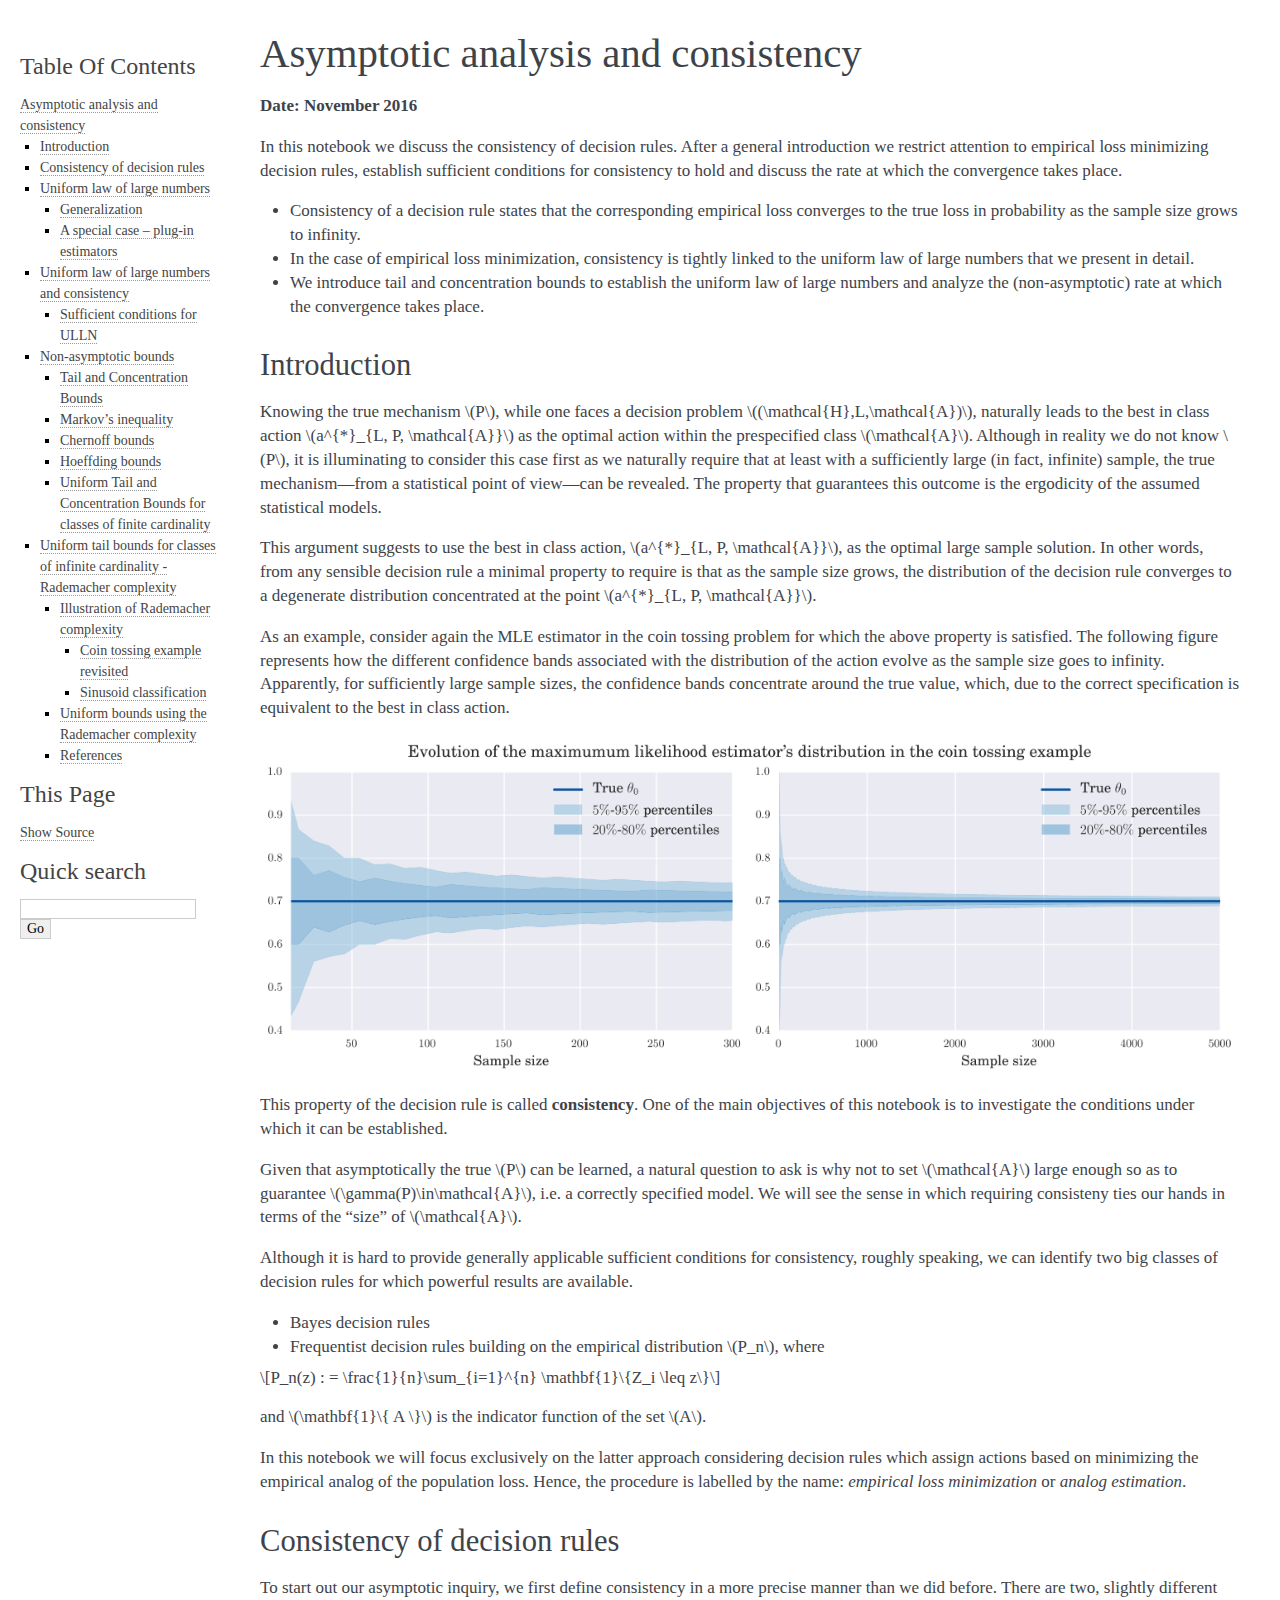
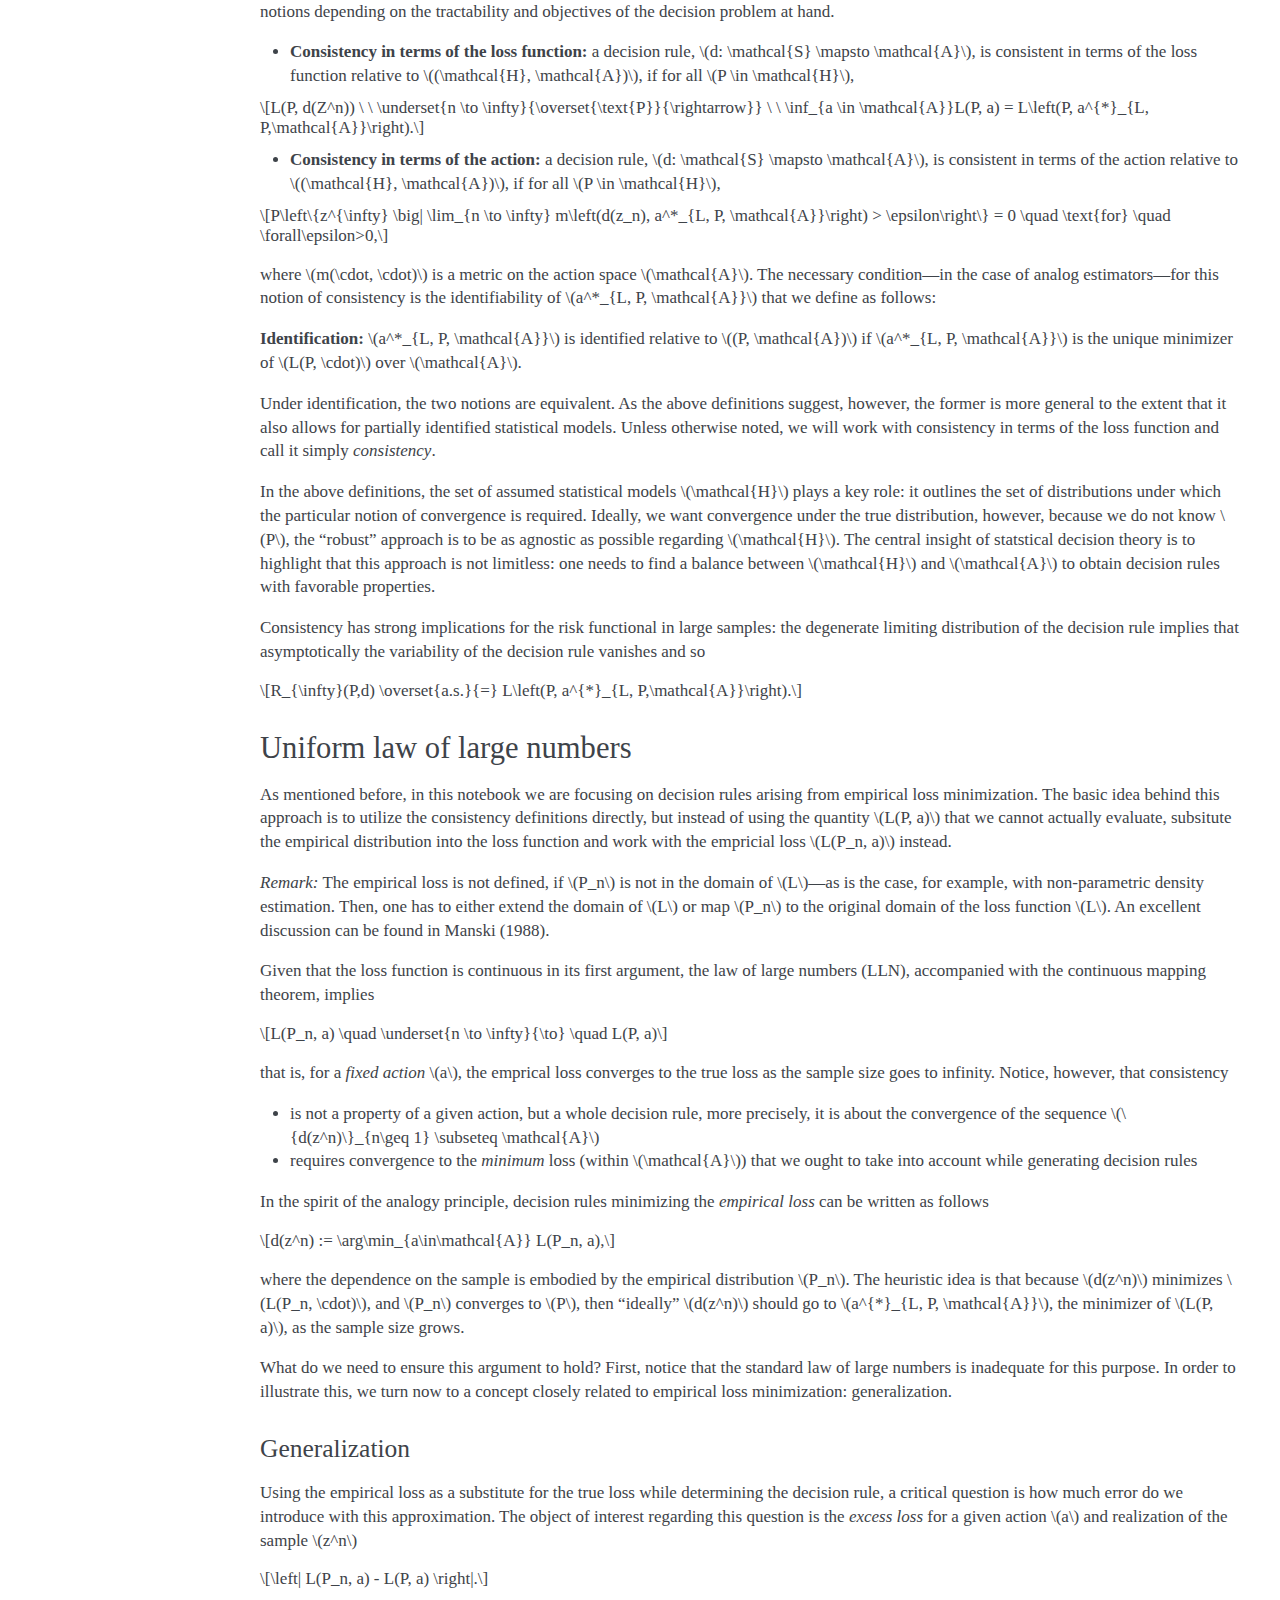
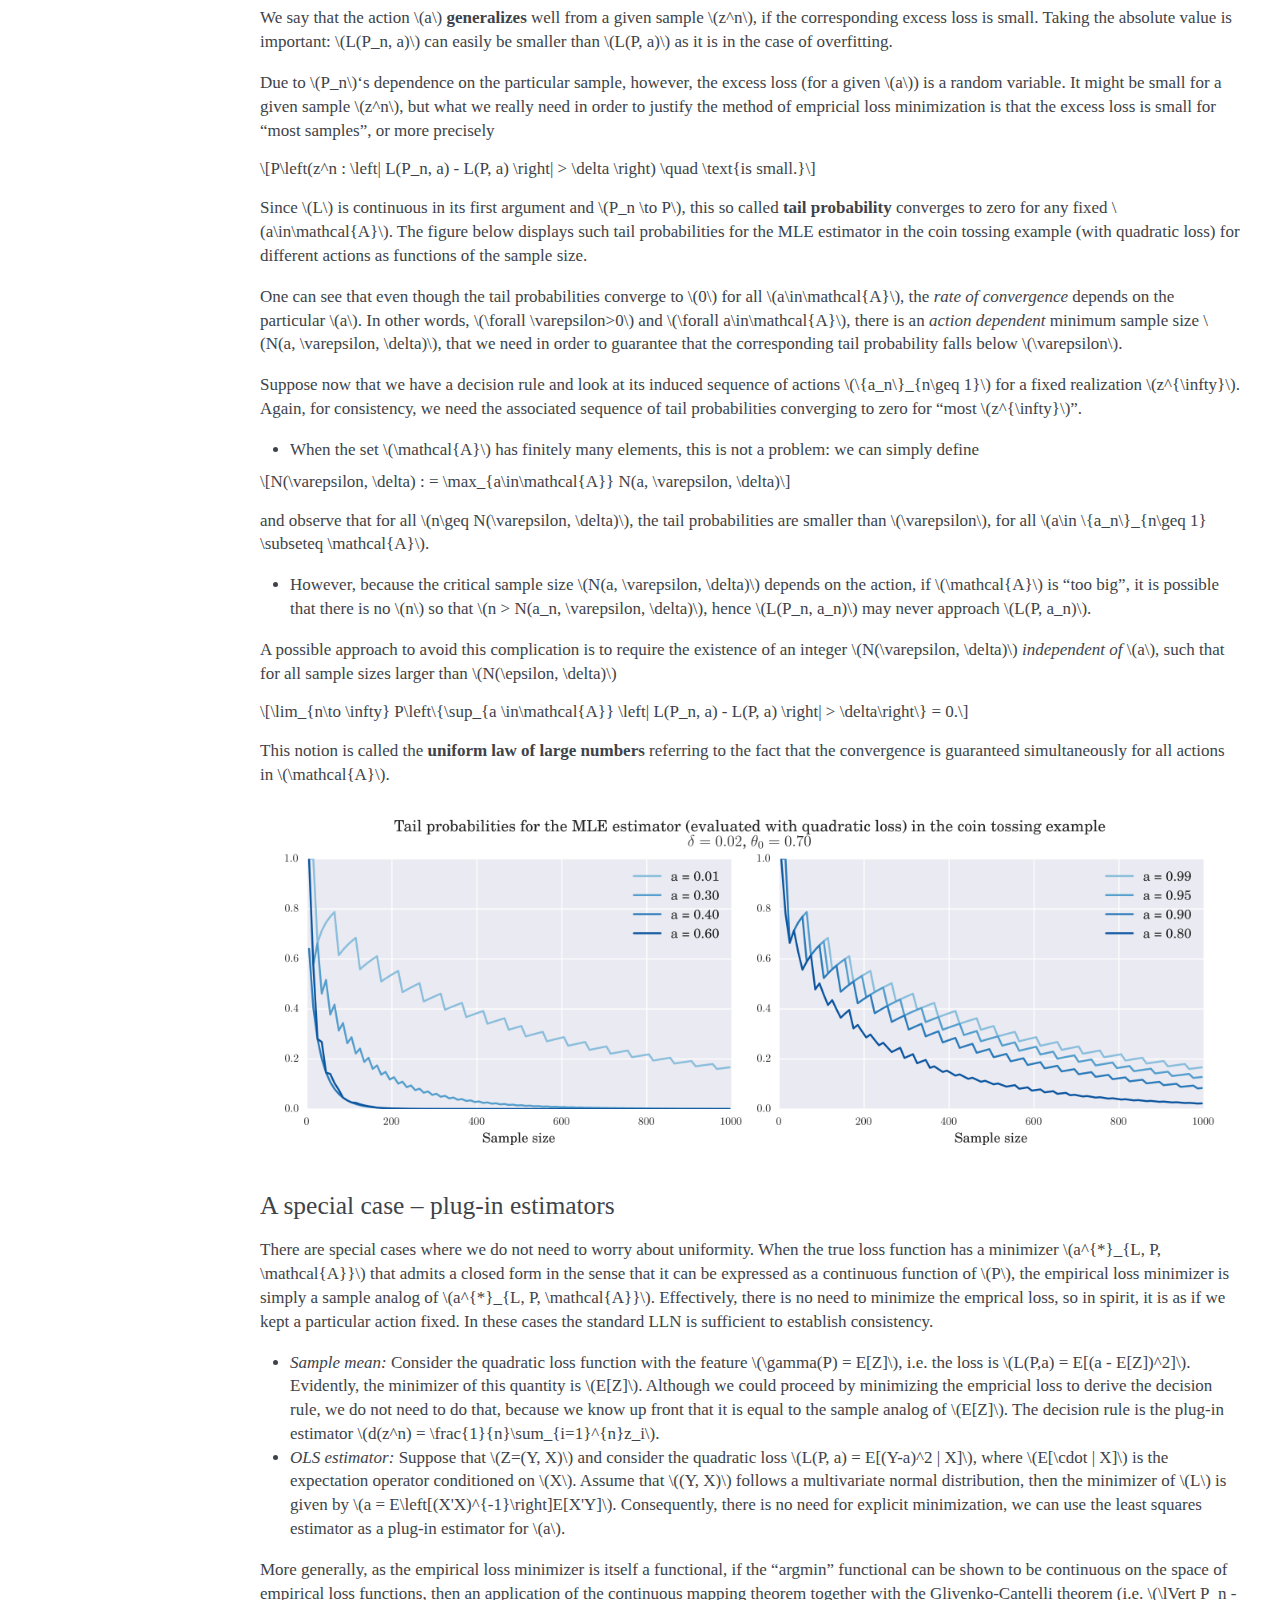
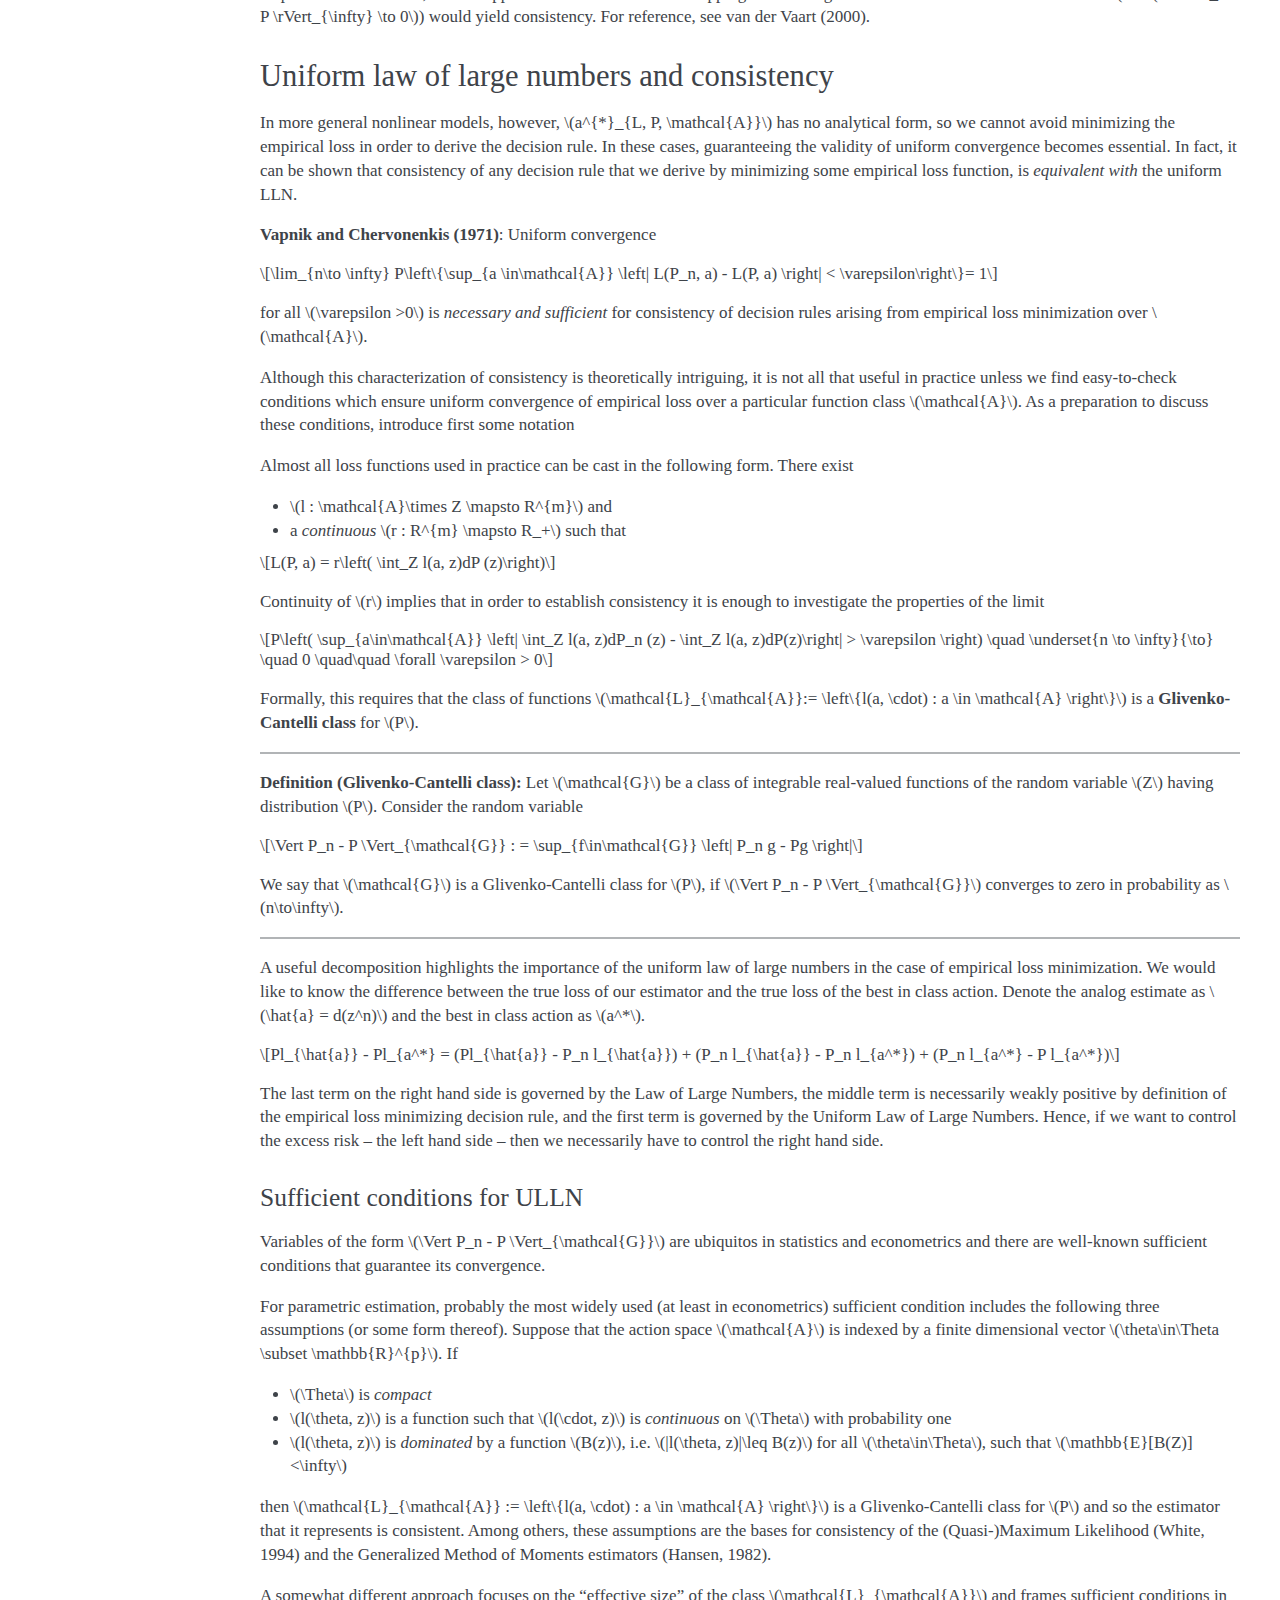
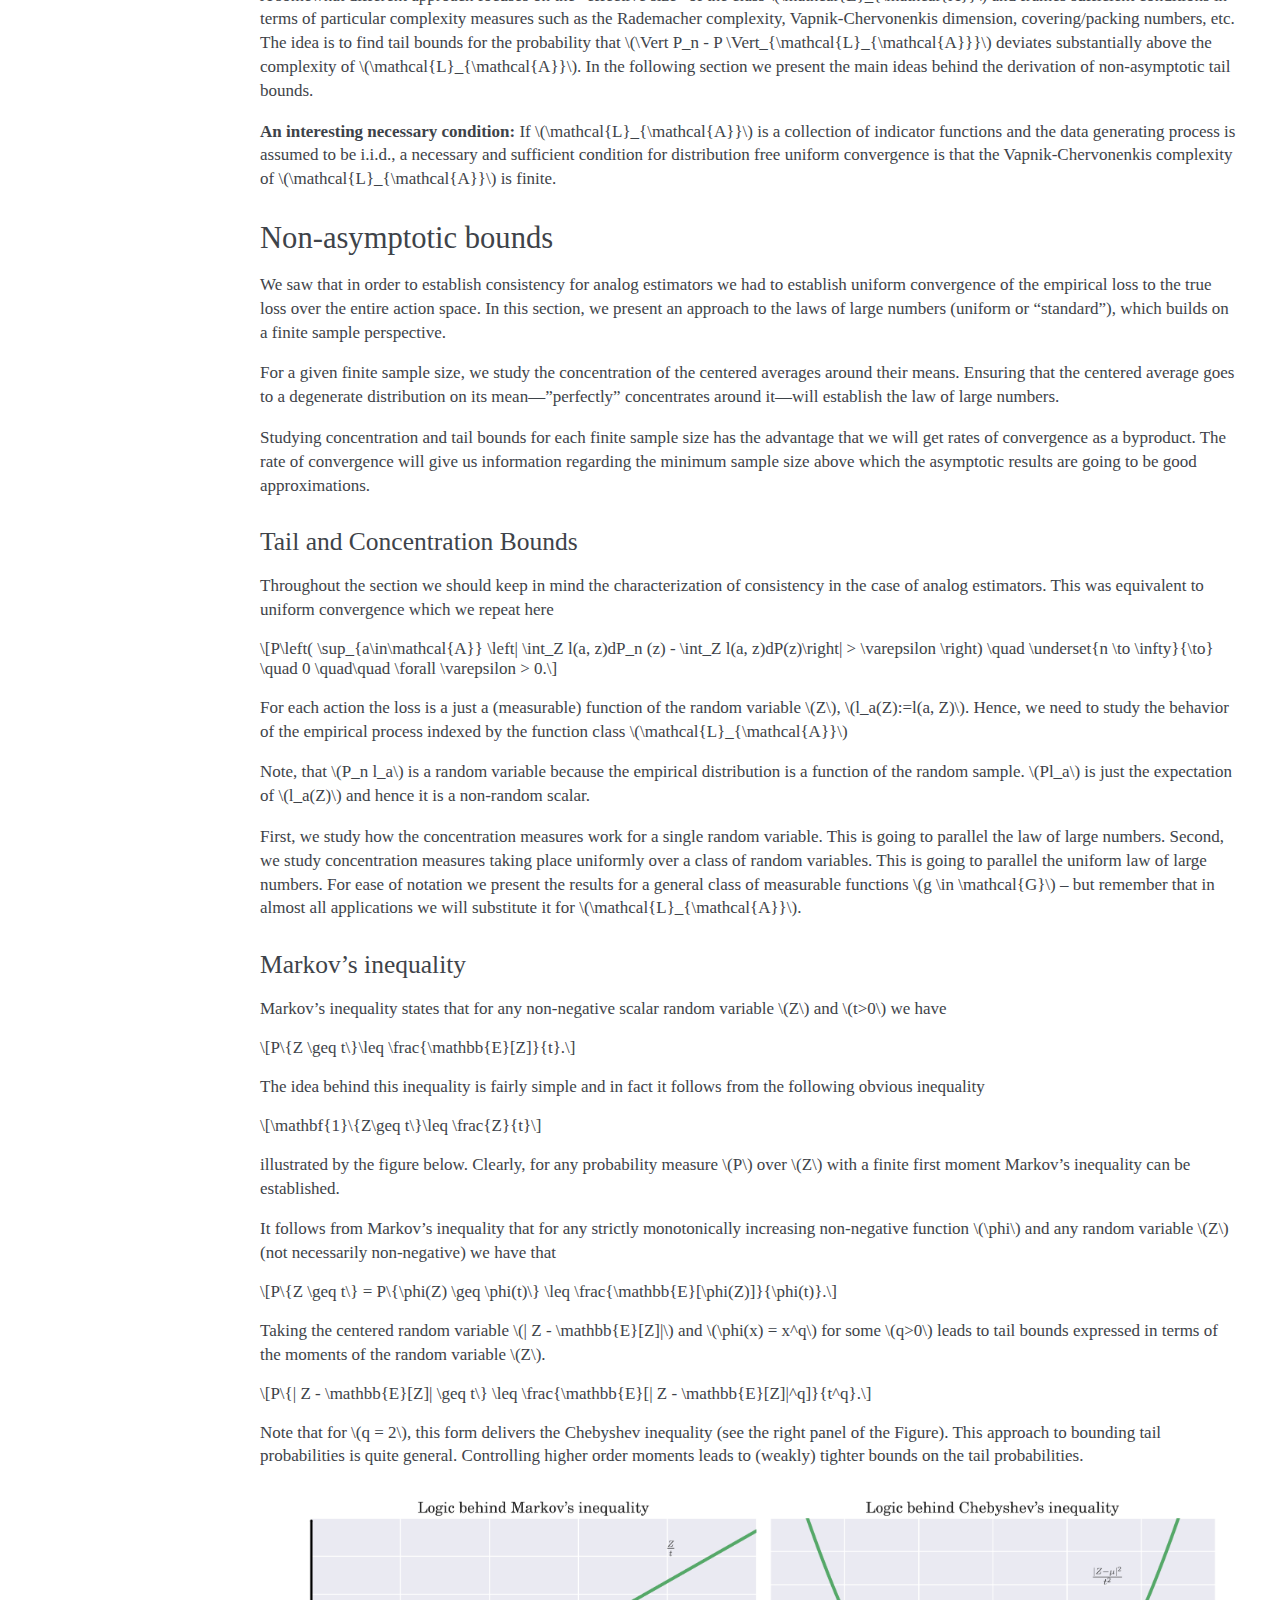
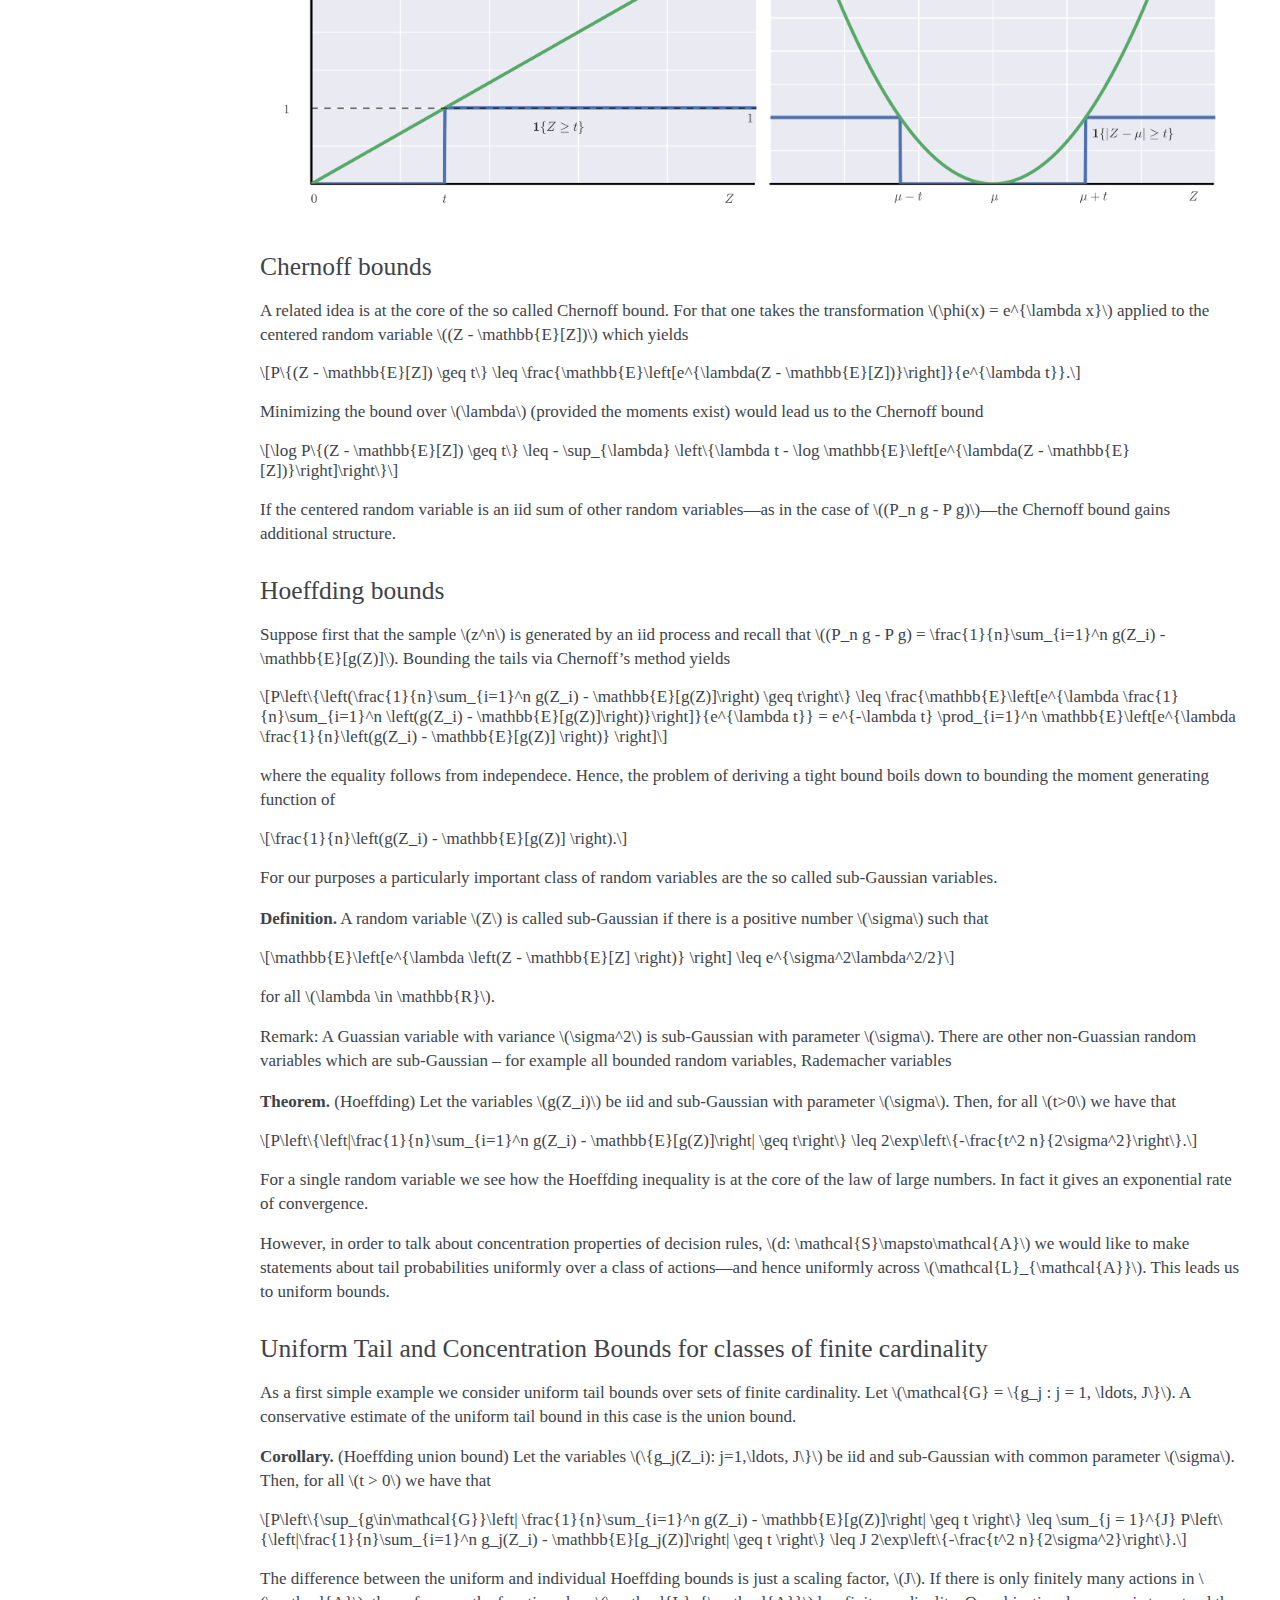
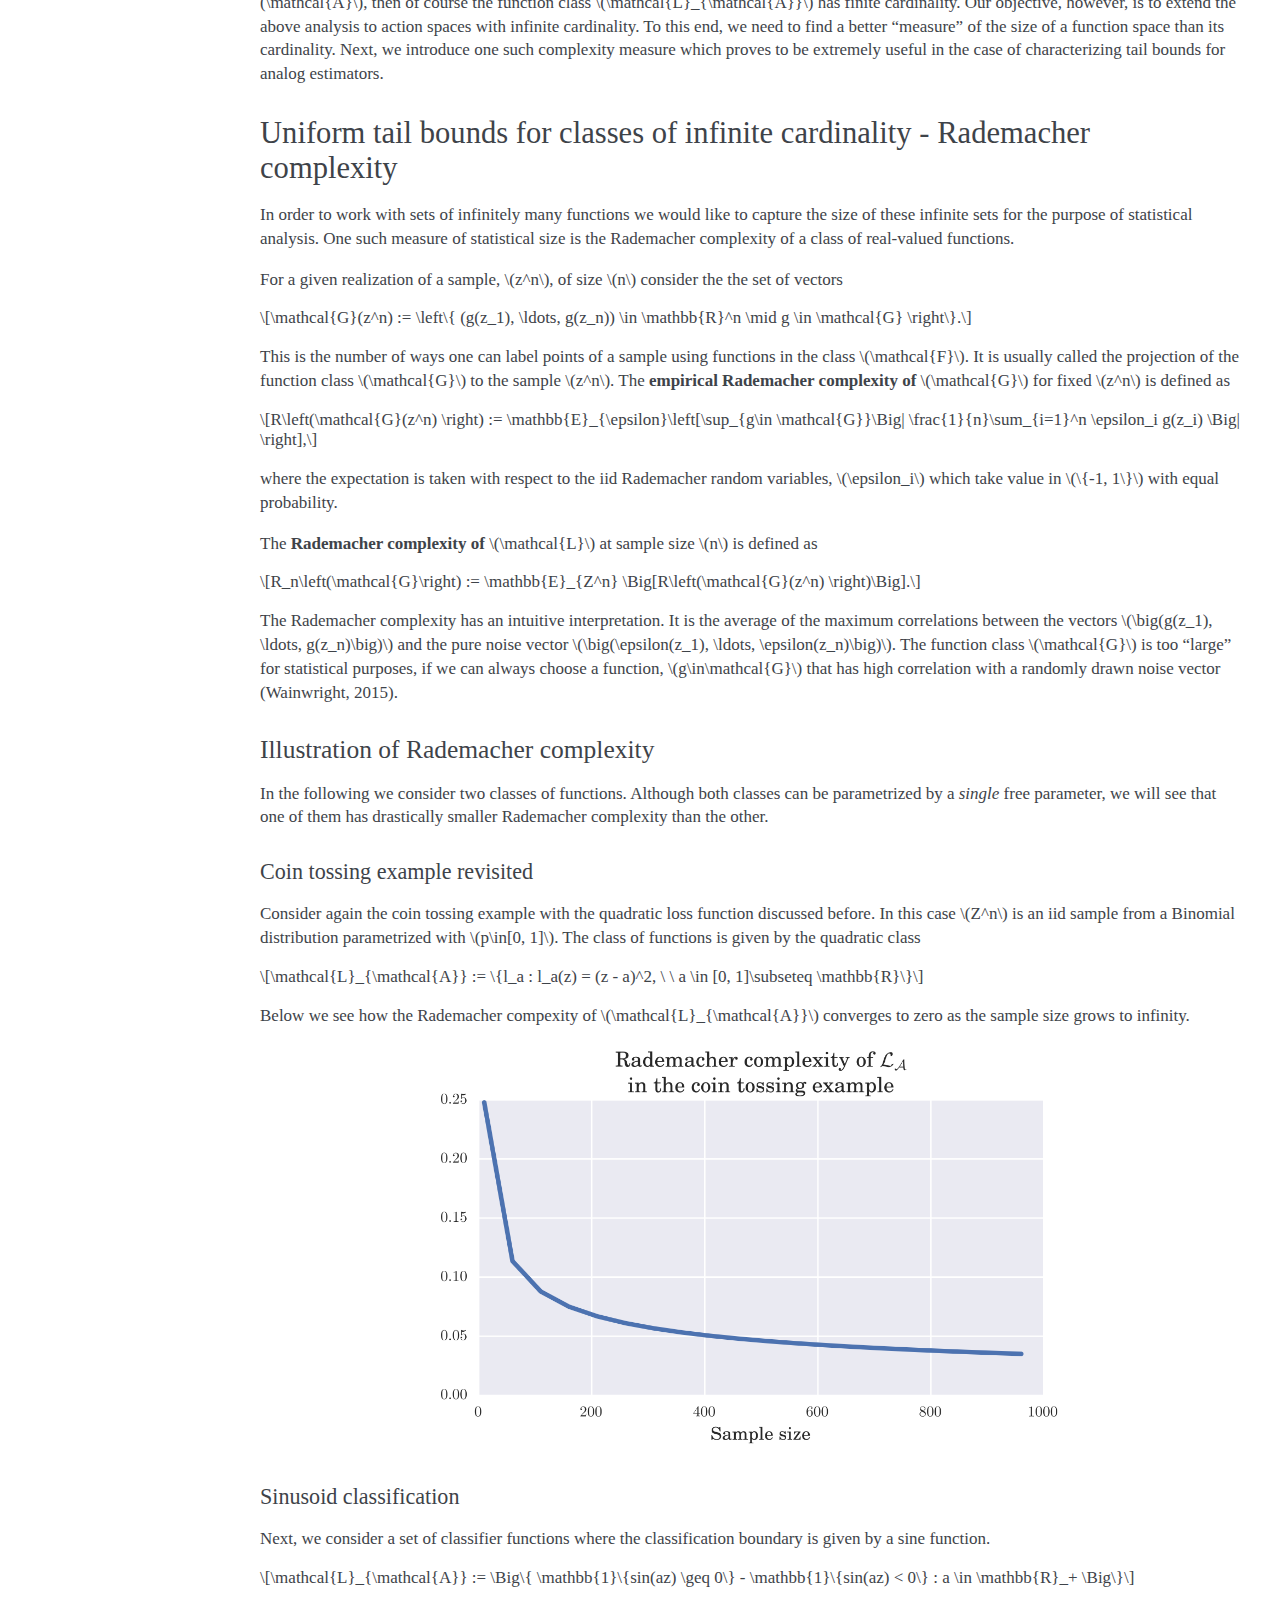
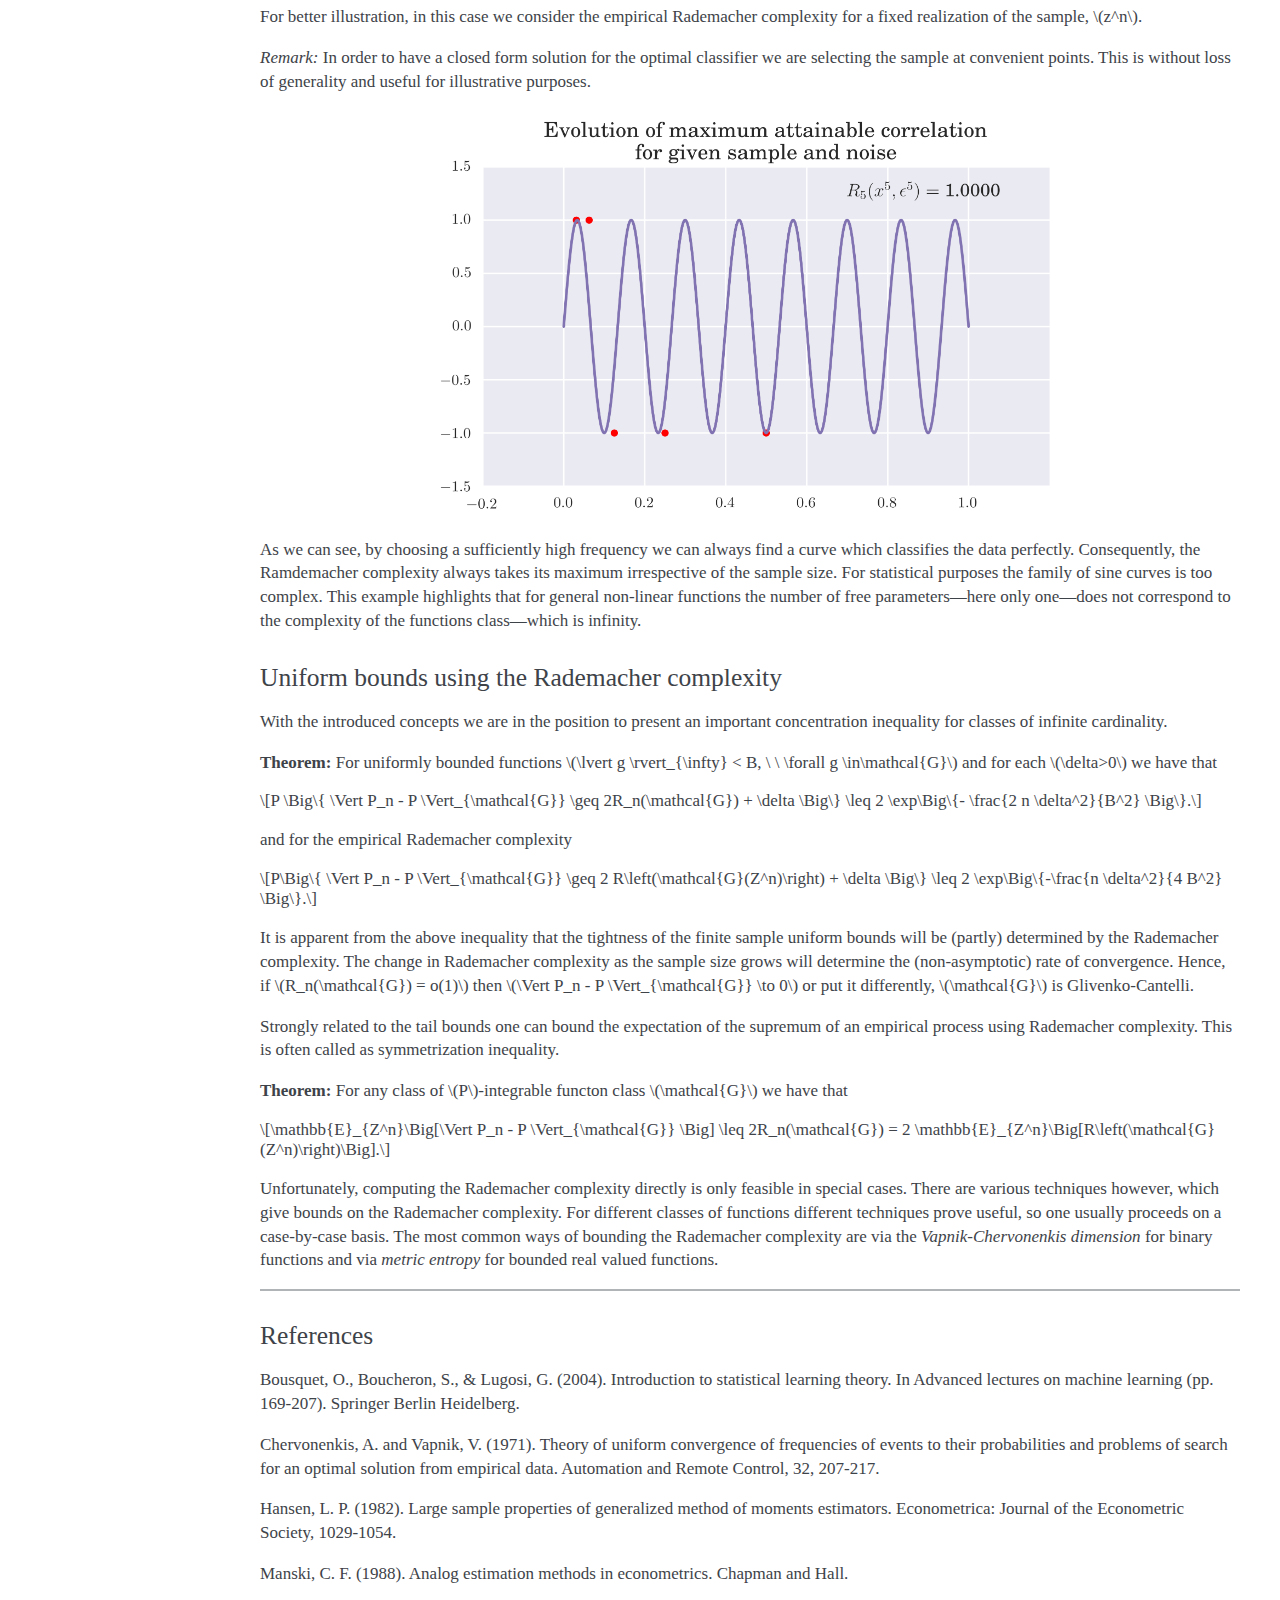
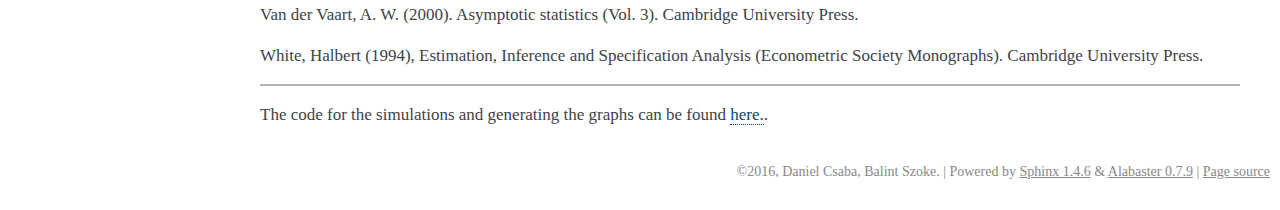
<file: _build/html/Notebook_02_Asymptotics/asymptotic_analysis_text.html>
<!DOCTYPE html PUBLIC "-//W3C//DTD XHTML 1.0 Transitional//EN"
  "http://www.w3.org/TR/xhtml1/DTD/xhtml1-transitional.dtd">


<html xmlns="http://www.w3.org/1999/xhtml">
  <head>
    <meta http-equiv="Content-Type" content="text/html; charset=utf-8" />
    
    <title>Asymptotic analysis and consistency &#8212; econometrics 0.1 documentation</title>
    
    <link rel="stylesheet" href="../_static/alabaster.css" type="text/css" />
    <link rel="stylesheet" href="../_static/pygments.css" type="text/css" />
    
    <script type="text/javascript">
      var DOCUMENTATION_OPTIONS = {
        URL_ROOT:    '../',
        VERSION:     '0.1',
        COLLAPSE_INDEX: false,
        FILE_SUFFIX: '.html',
        HAS_SOURCE:  true
      };
    </script>
    <script type="text/javascript" src="../_static/jquery.js"></script>
    <script type="text/javascript" src="../_static/underscore.js"></script>
    <script type="text/javascript" src="../_static/doctools.js"></script>
    <script type="text/javascript" src="https://cdn.mathjax.org/mathjax/latest/MathJax.js?config=TeX-AMS-MML_HTMLorMML"></script>
    <link rel="top" title="econometrics 0.1 documentation" href="../index.html" />
    <link rel="prev" title="Estimators as Statistical Decision Functions" href="../Notebook_01_Wald/Statistical_decision_functions.html" />
   
  <link rel="stylesheet" href="../_static/custom.css" type="text/css" />
  
  
  <meta name="viewport" content="width=device-width, initial-scale=0.9, maximum-scale=0.9" />

  </head>
  <body role="document">
  

    <div class="document">
      <div class="documentwrapper">
        <div class="bodywrapper">
          <div class="body" role="main">
            
  <div class="section" id="asymptotic-analysis-and-consistency">
<h1>Asymptotic analysis and consistency<a class="headerlink" href="#asymptotic-analysis-and-consistency" title="Permalink to this headline">¶</a></h1>
<p><strong>Date: November 2016</strong></p>
<p>In this notebook we discuss the consistency of decision rules. After a
general introduction we restrict attention to empirical loss minimizing
decision rules, establish sufficient conditions for consistency to hold
and discuss the rate at which the convergence takes place.</p>
<ul class="simple">
<li>Consistency of a decision rule states that the corresponding
empirical loss converges to the true loss in probability as the
sample size grows to infinity.</li>
<li>In the case of empirical loss minimization, consistency is tightly
linked to the uniform law of large numbers that we present in detail.</li>
<li>We introduce tail and concentration bounds to establish the uniform
law of large numbers and analyze the (non-asymptotic) rate at which
the convergence takes place.</li>
</ul>
<div class="section" id="introduction">
<h2>Introduction<a class="headerlink" href="#introduction" title="Permalink to this headline">¶</a></h2>
<p>Knowing the true mechanism <span class="math">\(P\)</span>, while one faces a decision problem
<span class="math">\((\mathcal{H},L,\mathcal{A})\)</span>, naturally leads to the best in
class action <span class="math">\(a^{*}_{L, P, \mathcal{A}}\)</span> as the optimal action
within the prespecified class <span class="math">\(\mathcal{A}\)</span>. Although in reality
we do not know <span class="math">\(P\)</span>, it is illuminating to consider this case first
as we naturally require that at least with a sufficiently large (in
fact, infinite) sample, the true mechanism&#8212;from a statistical point of
view&#8212;can be revealed. The property that guarantees this outcome is the
ergodicity of the assumed statistical models.</p>
<p>This argument suggests to use the best in class action,
<span class="math">\(a^{*}_{L, P, \mathcal{A}}\)</span>, as the optimal large sample solution.
In other words, from any sensible decision rule a minimal property to
require is that as the sample size grows, the distribution of the
decision rule converges to a degenerate distribution concentrated at the
point <span class="math">\(a^{*}_{L, P, \mathcal{A}}\)</span>.</p>
<p>As an example, consider again the MLE estimator in the coin tossing
problem for which the above property is satisfied. The following figure
represents how the different confidence bands associated with the
distribution of the action evolve as the sample size goes to infinity.
Apparently, for sufficiently large sample sizes, the confidence bands
concentrate around the true value, which, due to the correct
specification is equivalent to the best in class action.</p>
<img alt="" src="../_images/asymptotic_cointoss_consistency.png" />
<p>This property of the decision rule is called <strong>consistency</strong>. One of the
main objectives of this notebook is to investigate the conditions under
which it can be established.</p>
<p>Given that asymptotically the true <span class="math">\(P\)</span> can be learned, a natural
question to ask is why not to set <span class="math">\(\mathcal{A}\)</span> large enough so as
to guarantee <span class="math">\(\gamma(P)\in\mathcal{A}\)</span>, i.e. a correctly specified
model. We will see the sense in which requiring consisteny ties our
hands in terms of the &#8220;size&#8221; of <span class="math">\(\mathcal{A}\)</span>.</p>
<p>Although it is hard to provide generally applicable sufficient
conditions for consistency, roughly speaking, we can identify two big
classes of decision rules for which powerful results are available.</p>
<ul class="simple">
<li>Bayes decision rules</li>
<li>Frequentist decision rules building on the empirical distribution
<span class="math">\(P_n\)</span>, where</li>
</ul>
<div class="math">
\[P_n(z) : = \frac{1}{n}\sum_{i=1}^{n} \mathbf{1}\{Z_i \leq z\}\]</div>
<p>and <span class="math">\(\mathbf{1}\{ A \}\)</span> is the indicator function of the set
<span class="math">\(A\)</span>.</p>
<p>In this notebook we will focus exclusively on the latter approach
considering decision rules which assign actions based on minimizing the
empirical analog of the population loss. Hence, the procedure is
labelled by the name: <em>empirical loss minimization</em> or <em>analog
estimation</em>.</p>
</div>
<div class="section" id="consistency-of-decision-rules">
<h2>Consistency of decision rules<a class="headerlink" href="#consistency-of-decision-rules" title="Permalink to this headline">¶</a></h2>
<p>To start out our asymptotic inquiry, we first define consistency in a
more precise manner than we did before. There are two, slightly
different notions depending on the tractability and objectives of the
decision problem at hand.</p>
<ul class="simple">
<li><strong>Consistency in terms of the loss function:</strong> a decision rule,
<span class="math">\(d: \mathcal{S} \mapsto \mathcal{A}\)</span>, is consistent in terms of
the loss function relative to <span class="math">\((\mathcal{H}, \mathcal{A})\)</span>, if
for all <span class="math">\(P \in \mathcal{H}\)</span>,</li>
</ul>
<div class="math">
\[L(P, d(Z^n)) \ \ \underset{n \to \infty}{\overset{\text{P}}{\rightarrow}} \ \ \inf_{a \in \mathcal{A}}L(P, a) = L\left(P, a^{*}_{L, P,\mathcal{A}}\right).\]</div>
<ul class="simple">
<li><strong>Consistency in terms of the action:</strong> a decision rule,
<span class="math">\(d: \mathcal{S} \mapsto \mathcal{A}\)</span>, is consistent in terms of
the action relative to <span class="math">\((\mathcal{H}, \mathcal{A})\)</span>, if for all
<span class="math">\(P \in \mathcal{H}\)</span>,</li>
</ul>
<div class="math">
\[P\left\{z^{\infty} \big| \lim_{n \to \infty} m\left(d(z_n), a^*_{L, P, \mathcal{A}}\right) &gt; \epsilon\right\} = 0 \quad \text{for} \quad \forall\epsilon&gt;0,\]</div>
<p>where <span class="math">\(m(\cdot, \cdot)\)</span> is a metric on the action space
<span class="math">\(\mathcal{A}\)</span>. The necessary condition&#8212;in the case of analog
estimators&#8212;for this notion of consistency is the identifiability of
<span class="math">\(a^*_{L, P, \mathcal{A}}\)</span> that we define as follows:</p>
<p><strong>Identification:</strong> <span class="math">\(a^*_{L, P, \mathcal{A}}\)</span> is identified
relative to <span class="math">\((P, \mathcal{A})\)</span> if <span class="math">\(a^*_{L, P, \mathcal{A}}\)</span>
is the unique minimizer of <span class="math">\(L(P, \cdot)\)</span> over <span class="math">\(\mathcal{A}\)</span>.</p>
<p>Under identification, the two notions are equivalent. As the above
definitions suggest, however, the former is more general to the extent
that it also allows for partially identified statistical models. Unless
otherwise noted, we will work with consistency in terms of the loss
function and call it simply <em>consistency</em>.</p>
<p>In the above definitions, the set of assumed statistical models
<span class="math">\(\mathcal{H}\)</span> plays a key role: it outlines the set of
distributions under which the particular notion of convergence is
required. Ideally, we want convergence under the true distribution,
however, because we do not know <span class="math">\(P\)</span>, the &#8220;robust&#8221; approach is to
be as agnostic as possible regarding <span class="math">\(\mathcal{H}\)</span>. The central
insight of statstical decision theory is to highlight that this approach
is not limitless: one needs to find a balance between
<span class="math">\(\mathcal{H}\)</span> and <span class="math">\(\mathcal{A}\)</span> to obtain decision rules
with favorable properties.</p>
<p>Consistency has strong implications for the risk functional in large
samples: the degenerate limiting distribution of the decision rule
implies that asymptotically the variability of the decision rule
vanishes and so</p>
<div class="math">
\[R_{\infty}(P,d) \overset{a.s.}{=} L\left(P, a^{*}_{L, P,\mathcal{A}}\right).\]</div>
</div>
<div class="section" id="uniform-law-of-large-numbers">
<h2>Uniform law of large numbers<a class="headerlink" href="#uniform-law-of-large-numbers" title="Permalink to this headline">¶</a></h2>
<p>As mentioned before, in this notebook we are focusing on decision rules
arising from empirical loss minimization. The basic idea behind this
approach is to utilize the consistency definitions directly, but instead
of using the quantity <span class="math">\(L(P, a)\)</span> that we cannot actually evaluate,
subsitute the empirical distribution into the loss function and work
with the empricial loss <span class="math">\(L(P_n, a)\)</span> instead.</p>
<p><em>Remark:</em> The empirical loss is not defined, if <span class="math">\(P_n\)</span> is not in
the domain of <span class="math">\(L\)</span>&#8212;as is the case, for example, with
non-parametric density estimation. Then, one has to either extend the
domain of <span class="math">\(L\)</span> or map <span class="math">\(P_n\)</span> to the original domain of the
loss function <span class="math">\(L\)</span>. An excellent discussion can be found in Manski
(1988).</p>
<p>Given that the loss function is continuous in its first argument, the
law of large numbers (LLN), accompanied with the continuous mapping
theorem, implies</p>
<div class="math">
\[L(P_n, a) \quad  \underset{n \to \infty}{\to} \quad L(P, a)\]</div>
<p>that is, for a <em>fixed action</em> <span class="math">\(a\)</span>, the emprical loss converges to
the true loss as the sample size goes to infinity. Notice, however, that
consistency</p>
<ul class="simple">
<li>is not a property of a given action, but a whole decision rule, more
precisely, it is about the convergence of the sequence
<span class="math">\(\{d(z^n)\}_{n\geq 1} \subseteq \mathcal{A}\)</span></li>
<li>requires convergence to the <em>minimum</em> loss (within
<span class="math">\(\mathcal{A}\)</span>) that we ought to take into account while
generating decision rules</li>
</ul>
<p>In the spirit of the analogy principle, decision rules minimizing the
<em>empirical loss</em> can be written as follows</p>
<div class="math">
\[d(z^n) := \arg\min_{a\in\mathcal{A}} L(P_n, a),\]</div>
<p>where the dependence on the sample is embodied by the empirical
distribution <span class="math">\(P_n\)</span>. The heuristic idea is that because
<span class="math">\(d(z^n)\)</span> minimizes <span class="math">\(L(P_n, \cdot)\)</span>, and <span class="math">\(P_n\)</span>
converges to <span class="math">\(P\)</span>, then &#8220;ideally&#8221; <span class="math">\(d(z^n)\)</span> should go to
<span class="math">\(a^{*}_{L, P, \mathcal{A}}\)</span>, the minimizer of <span class="math">\(L(P, a)\)</span>, as
the sample size grows.</p>
<p>What do we need to ensure this argument to hold? First, notice that the
standard law of large numbers is inadequate for this purpose. In order
to illustrate this, we turn now to a concept closely related to
empirical loss minimization: generalization.</p>
<div class="section" id="generalization">
<h3>Generalization<a class="headerlink" href="#generalization" title="Permalink to this headline">¶</a></h3>
<p>Using the empirical loss as a substitute for the true loss while
determining the decision rule, a critical question is how much error do
we introduce with this approximation. The object of interest regarding
this question is the <em>excess loss</em> for a given action <span class="math">\(a\)</span> and
realization of the sample <span class="math">\(z^n\)</span></p>
<div class="math">
\[\left| L(P_n, a) - L(P, a) \right|.\]</div>
<p>We say that the action <span class="math">\(a\)</span> <strong>generalizes</strong> well from a given
sample <span class="math">\(z^n\)</span>, if the corresponding excess loss is small. Taking
the absolute value is important: <span class="math">\(L(P_n, a)\)</span> can easily be smaller
than <span class="math">\(L(P, a)\)</span> as it is in the case of overfitting.</p>
<p>Due to <span class="math">\(P_n\)</span>&#8216;s dependence on the particular sample, however, the
excess loss (for a given <span class="math">\(a\)</span>) is a random variable. It might be
small for a given sample <span class="math">\(z^n\)</span>, but what we really need in order
to justify the method of empricial loss minimization is that the excess
loss is small for &#8220;most samples&#8221;, or more precisely</p>
<div class="math">
\[P\left(z^n : \left| L(P_n, a) - L(P, a) \right| &gt; \delta \right) \quad \text{is small.}\]</div>
<p>Since <span class="math">\(L\)</span> is continuous in its first argument and
<span class="math">\(P_n \to P\)</span>, this so called <strong>tail probability</strong> converges to zero
for any fixed <span class="math">\(a\in\mathcal{A}\)</span>. The figure below displays such
tail probabilities for the MLE estimator in the coin tossing example
(with quadratic loss) for different actions as functions of the sample
size.</p>
<p>One can see that even though the tail probabilities converge to
<span class="math">\(0\)</span> for all <span class="math">\(a\in\mathcal{A}\)</span>, the <em>rate of convergence</em>
depends on the particular <span class="math">\(a\)</span>. In other words,
<span class="math">\(\forall \varepsilon&gt;0\)</span> and <span class="math">\(\forall a\in\mathcal{A}\)</span>, there
is an <em>action dependent</em> minimum sample size
<span class="math">\(N(a, \varepsilon, \delta)\)</span>, that we need in order to guarantee
that the corresponding tail probability falls below <span class="math">\(\varepsilon\)</span>.</p>
<p>Suppose now that we have a decision rule and look at its induced
sequence of actions <span class="math">\(\{a_n\}_{n\geq 1}\)</span> for a fixed realization
<span class="math">\(z^{\infty}\)</span>. Again, for consistency, we need the associated
sequence of tail probabilities converging to zero for &#8220;most
<span class="math">\(z^{\infty}\)</span>&#8221;.</p>
<ul class="simple">
<li>When the set <span class="math">\(\mathcal{A}\)</span> has finitely many elements, this is
not a problem: we can simply define</li>
</ul>
<div class="math">
\[N(\varepsilon, \delta) : = \max_{a\in\mathcal{A}} N(a, \varepsilon, \delta)\]</div>
<p>and observe that for all <span class="math">\(n\geq N(\varepsilon, \delta)\)</span>, the tail
probabilities are smaller than <span class="math">\(\varepsilon\)</span>, for all
<span class="math">\(a\in \{a_n\}_{n\geq 1} \subseteq \mathcal{A}\)</span>.</p>
<ul class="simple">
<li>However, because the critical sample size
<span class="math">\(N(a, \varepsilon, \delta)\)</span> depends on the action, if
<span class="math">\(\mathcal{A}\)</span> is &#8220;too big&#8221;, it is possible that there is no
<span class="math">\(n\)</span> so that <span class="math">\(n &gt; N(a_n, \varepsilon, \delta)\)</span>, hence
<span class="math">\(L(P_n, a_n)\)</span> may never approach <span class="math">\(L(P, a_n)\)</span>.</li>
</ul>
<p>A possible approach to avoid this complication is to require the
existence of an integer <span class="math">\(N(\varepsilon, \delta)\)</span> <em>independent of</em>
<span class="math">\(a\)</span>, such that for all sample sizes larger than
<span class="math">\(N(\epsilon, \delta)\)</span></p>
<div class="math">
\[\lim_{n\to \infty} P\left\{\sup_{a \in\mathcal{A}} \left| L(P_n, a) - L(P, a) \right| &gt; \delta\right\} = 0.\]</div>
<p>This notion is called the <strong>uniform law of large numbers</strong> referring to
the fact that the convergence is guaranteed simultaneously for all
actions in <span class="math">\(\mathcal{A}\)</span>.</p>
<div class="figure">
<img alt="" src="../_images/asymptotic_cointoss_tail.png" />
</div>
</div>
<div class="section" id="a-special-case-plug-in-estimators">
<h3>A special case &#8211; plug-in estimators<a class="headerlink" href="#a-special-case-plug-in-estimators" title="Permalink to this headline">¶</a></h3>
<p>There are special cases where we do not need to worry about uniformity.
When the true loss function has a minimizer
<span class="math">\(a^{*}_{L, P, \mathcal{A}}\)</span> that admits a closed form in the sense
that it can be expressed as a continuous function of <span class="math">\(P\)</span>, the
empirical loss minimizer is simply a sample analog of
<span class="math">\(a^{*}_{L, P, \mathcal{A}}\)</span>. Effectively, there is no need to
minimize the emprical loss, so in spirit, it is as if we kept a
particular action fixed. In these cases the standard LLN is sufficient
to establish consistency.</p>
<ul class="simple">
<li><em>Sample mean:</em> Consider the quadratic loss function with the feature
<span class="math">\(\gamma(P) = E[Z]\)</span>, i.e. the loss is
<span class="math">\(L(P,a) = E[(a - E[Z])^2]\)</span>. Evidently, the minimizer of this
quantity is <span class="math">\(E[Z]\)</span>. Although we could proceed by minimizing the
empricial loss to derive the decision rule, we do not need to do
that, because we know up front that it is equal to the sample analog
of <span class="math">\(E[Z]\)</span>. The decision rule is the plug-in estimator
<span class="math">\(d(z^n) = \frac{1}{n}\sum_{i=1}^{n}z_i\)</span>.</li>
<li><em>OLS estimator:</em> Suppose that <span class="math">\(Z=(Y, X)\)</span> and consider the
quadratic loss <span class="math">\(L(P, a) = E[(Y-a)^2 | X]\)</span>, where
<span class="math">\(E[\cdot | X]\)</span> is the expectation operator conditioned on
<span class="math">\(X\)</span>. Assume that <span class="math">\((Y, X)\)</span> follows a multivariate normal
distribution, then the minimizer of <span class="math">\(L\)</span> is given by
<span class="math">\(a = E\left[(X'X)^{-1}\right]E[X'Y]\)</span>. Consequently, there is no
need for explicit minimization, we can use the least squares
estimator as a plug-in estimator for <span class="math">\(a\)</span>.</li>
</ul>
<p>More generally, as the empirical loss minimizer is itself a functional,
if the &#8220;argmin&#8221; functional can be shown to be continuous on the space of
empirical loss functions, then an application of the continuous mapping
theorem together with the Glivenko-Cantelli theorem (i.e.
<span class="math">\(\lVert P_n - P \rVert_{\infty} \to 0\)</span>) would yield consistency.
For reference, see van der Vaart (2000).</p>
</div>
</div>
<div class="section" id="uniform-law-of-large-numbers-and-consistency">
<h2>Uniform law of large numbers and consistency<a class="headerlink" href="#uniform-law-of-large-numbers-and-consistency" title="Permalink to this headline">¶</a></h2>
<p>In more general nonlinear models, however,
<span class="math">\(a^{*}_{L, P, \mathcal{A}}\)</span> has no analytical form, so we cannot
avoid minimizing the empirical loss in order to derive the decision
rule. In these cases, guaranteeing the validity of uniform convergence
becomes essential. In fact, it can be shown that consistency of any
decision rule that we derive by minimizing some empirical loss function,
is <em>equivalent with</em> the uniform LLN.</p>
<p><strong>Vapnik and Chervonenkis (1971)</strong>: Uniform convergence</p>
<div class="math">
\[\lim_{n\to \infty} P\left\{\sup_{a \in\mathcal{A}} \left| L(P_n, a) - L(P, a) \right| &lt; \varepsilon\right\}= 1\]</div>
<p>for all <span class="math">\(\varepsilon &gt;0\)</span> is <em>necessary and sufficient</em> for
consistency of decision rules arising from empirical loss minimization
over <span class="math">\(\mathcal{A}\)</span>.</p>
<p>Although this characterization of consistency is theoretically
intriguing, it is not all that useful in practice unless we find
easy-to-check conditions which ensure uniform convergence of empirical
loss over a particular function class <span class="math">\(\mathcal{A}\)</span>. As a
preparation to discuss these conditions, introduce first some notation</p>
<p>Almost all loss functions used in practice can be cast in the following
form. There exist</p>
<ul class="simple">
<li><span class="math">\(l : \mathcal{A}\times Z \mapsto R^{m}\)</span> and</li>
<li>a <em>continuous</em> <span class="math">\(r : R^{m} \mapsto R_+\)</span> such that</li>
</ul>
<div class="math">
\[L(P, a) = r\left( \int_Z l(a, z)dP (z)\right)\]</div>
<p>Continuity of <span class="math">\(r\)</span> implies that in order to establish consistency
it is enough to investigate the properties of the limit</p>
<div class="math">
\[P\left( \sup_{a\in\mathcal{A}} \left| \int_Z l(a, z)dP_n (z) - \int_Z l(a, z)dP(z)\right| &gt; \varepsilon \right) \quad  \underset{n \to \infty}{\to} \quad  0 \quad\quad \forall \varepsilon &gt; 0\]</div>
<p>Formally, this requires that the class of functions
<span class="math">\(\mathcal{L}_{\mathcal{A}}:= \left\{l(a, \cdot) : a \in \mathcal{A} \right\}\)</span>
is a <strong>Glivenko-Cantelli class</strong> for <span class="math">\(P\)</span>.</p>
<hr class="docutils" />
<p><strong>Definition (Glivenko-Cantelli class):</strong> Let <span class="math">\(\mathcal{G}\)</span> be a
class of integrable real-valued functions of the random variable
<span class="math">\(Z\)</span> having distribution <span class="math">\(P\)</span>. Consider the random variable</p>
<div class="math">
\[\Vert P_n - P \Vert_{\mathcal{G}} : = \sup_{f\in\mathcal{G}} \left| P_n g - Pg \right|\]</div>
<p>We say that <span class="math">\(\mathcal{G}\)</span> is a Glivenko-Cantelli class for
<span class="math">\(P\)</span>, if <span class="math">\(\Vert P_n - P \Vert_{\mathcal{G}}\)</span> converges to
zero in probability as <span class="math">\(n\to\infty\)</span>.</p>
<hr class="docutils" />
<p>A useful decomposition highlights the importance of the uniform law of
large numbers in the case of empirical loss minimization. We would like
to know the difference between the true loss of our estimator and the
true loss of the best in class action. Denote the analog estimate as
<span class="math">\(\hat{a} = d(z^n)\)</span> and the best in class action as <span class="math">\(a^*\)</span>.</p>
<div class="math">
\[Pl_{\hat{a}} - Pl_{a^*} = (Pl_{\hat{a}} - P_n l_{\hat{a}}) + (P_n l_{\hat{a}} - P_n l_{a^*})  + (P_n l_{a^*} - P l_{a^*})\]</div>
<p>The last term on the right hand side is governed by the Law of Large
Numbers, the middle term is necessarily weakly positive by definition of
the empirical loss minimizing decision rule, and the first term is
governed by the Uniform Law of Large Numbers. Hence, if we want to
control the excess risk &#8211; the left hand side &#8211; then we necessarily
have to control the right hand side.</p>
<div class="section" id="sufficient-conditions-for-ulln">
<h3>Sufficient conditions for ULLN<a class="headerlink" href="#sufficient-conditions-for-ulln" title="Permalink to this headline">¶</a></h3>
<p>Variables of the form <span class="math">\(\Vert P_n - P \Vert_{\mathcal{G}}\)</span> are
ubiquitos in statistics and econometrics and there are well-known
sufficient conditions that guarantee its convergence.</p>
<p>For parametric estimation, probably the most widely used (at least in
econometrics) sufficient condition includes the following three
assumptions (or some form thereof). Suppose that the action space
<span class="math">\(\mathcal{A}\)</span> is indexed by a finite dimensional vector
<span class="math">\(\theta\in\Theta \subset \mathbb{R}^{p}\)</span>. If</p>
<ul class="simple">
<li><span class="math">\(\Theta\)</span> is <em>compact</em></li>
<li><span class="math">\(l(\theta, z)\)</span> is a function such that <span class="math">\(l(\cdot, z)\)</span> is
<em>continuous</em> on <span class="math">\(\Theta\)</span> with probability one</li>
<li><span class="math">\(l(\theta, z)\)</span> is <em>dominated</em> by a function <span class="math">\(B(z)\)</span>, i.e.
<span class="math">\(|l(\theta, z)|\leq B(z)\)</span> for all <span class="math">\(\theta\in\Theta\)</span>, such
that <span class="math">\(\mathbb{E}[B(Z)]&lt;\infty\)</span></li>
</ul>
<p>then
<span class="math">\(\mathcal{L}_{\mathcal{A}} := \left\{l(a, \cdot) : a \in \mathcal{A} \right\}\)</span>
is a Glivenko-Cantelli class for <span class="math">\(P\)</span> and so the estimator that it
represents is consistent. Among others, these assumptions are the bases
for consistency of the (Quasi-)Maximum Likelihood (White, 1994) and the
Generalized Method of Moments estimators (Hansen, 1982).</p>
<p>A somewhat different approach focuses on the &#8220;effective size&#8221; of the
class <span class="math">\(\mathcal{L}_{\mathcal{A}}\)</span> and frames sufficient conditions
in terms of particular complexity measures such as the Rademacher
complexity, Vapnik-Chervonenkis dimension, covering/packing numbers,
etc. The idea is to find tail bounds for the probability that
<span class="math">\(\Vert P_n - P \Vert_{\mathcal{L}_{\mathcal{A}}}\)</span> deviates
substantially above the complexity of <span class="math">\(\mathcal{L}_{\mathcal{A}}\)</span>.
In the following section we present the main ideas behind the derivation
of non-asymptotic tail bounds.</p>
<p><strong>An interesting necessary condition:</strong> If
<span class="math">\(\mathcal{L}_{\mathcal{A}}\)</span> is a collection of indicator functions
and the data generating process is assumed to be i.i.d., a necessary and
sufficient condition for distribution free uniform convergence is that
the Vapnik-Chervonenkis complexity of <span class="math">\(\mathcal{L}_{\mathcal{A}}\)</span>
is finite.</p>
</div>
</div>
<div class="section" id="non-asymptotic-bounds">
<h2>Non-asymptotic bounds<a class="headerlink" href="#non-asymptotic-bounds" title="Permalink to this headline">¶</a></h2>
<p>We saw that in order to establish consistency for analog estimators we
had to establish uniform convergence of the empirical loss to the true
loss over the entire action space. In this section, we present an
approach to the laws of large numbers (uniform or &#8220;standard&#8221;), which
builds on a finite sample perspective.</p>
<p>For a given finite sample size, we study the concentration of the
centered averages around their means. Ensuring that the centered average
goes to a degenerate distribution on its mean&#8212;&#8221;perfectly&#8221; concentrates
around it&#8212;will establish the law of large numbers.</p>
<p>Studying concentration and tail bounds for each finite sample size has
the advantage that we will get rates of convergence as a byproduct. The
rate of convergence will give us information regarding the minimum
sample size above which the asymptotic results are going to be good
approximations.</p>
<div class="section" id="tail-and-concentration-bounds">
<h3>Tail and Concentration Bounds<a class="headerlink" href="#tail-and-concentration-bounds" title="Permalink to this headline">¶</a></h3>
<p>Throughout the section we should keep in mind the characterization of
consistency in the case of analog estimators. This was equivalent to
uniform convergence which we repeat here</p>
<div class="math">
\[P\left( \sup_{a\in\mathcal{A}} \left| \int_Z l(a, z)dP_n (z) - \int_Z l(a, z)dP(z)\right| &gt; \varepsilon \right) \quad  \underset{n \to \infty}{\to} \quad  0 \quad\quad \forall \varepsilon &gt; 0.\]</div>
<p>For each action the loss is a just a (measurable) function of the random
variable <span class="math">\(Z\)</span>, <span class="math">\(l_a(Z):=l(a, Z)\)</span>. Hence, we need to study the
behavior of the empirical process indexed by the function class
<span class="math">\(\mathcal{L}_{\mathcal{A}}\)</span></p>
<p>Note, that <span class="math">\(P_n l_a\)</span> is a random variable because the empirical
distribution is a function of the random sample. <span class="math">\(Pl_a\)</span> is just
the expectation of <span class="math">\(l_a(Z)\)</span> and hence it is a non-random scalar.</p>
<p>First, we study how the concentration measures work for a single random
variable. This is going to parallel the law of large numbers. Second, we
study concentration measures taking place uniformly over a class of
random variables. This is going to parallel the uniform law of large
numbers. For ease of notation we present the results for a general class
of measurable functions <span class="math">\(g \in \mathcal{G}\)</span> &#8211; but remember that
in almost all applications we will substitute it for
<span class="math">\(\mathcal{L}_{\mathcal{A}}\)</span>.</p>
</div>
<div class="section" id="markov-s-inequality">
<h3>Markov&#8217;s inequality<a class="headerlink" href="#markov-s-inequality" title="Permalink to this headline">¶</a></h3>
<p>Markov&#8217;s inequality states that for any non-negative scalar random
variable <span class="math">\(Z\)</span> and <span class="math">\(t&gt;0\)</span> we have</p>
<div class="math">
\[P\{Z \geq t\}\leq \frac{\mathbb{E}[Z]}{t}.\]</div>
<p>The idea behind this inequality is fairly simple and in fact it follows
from the following obvious inequality</p>
<div class="math">
\[\mathbf{1}\{Z\geq t\}\leq \frac{Z}{t}\]</div>
<p>illustrated by the figure below. Clearly, for any probability measure
<span class="math">\(P\)</span> over <span class="math">\(Z\)</span> with a finite first moment Markov&#8217;s inequality
can be established.</p>
<p>It follows from Markov&#8217;s inequality that for any strictly monotonically
increasing non-negative function <span class="math">\(\phi\)</span> and any random variable
<span class="math">\(Z\)</span> (not necessarily non-negative) we have that</p>
<div class="math">
\[P\{Z \geq t\} = P\{\phi(Z) \geq \phi(t)\} \leq \frac{\mathbb{E}[\phi(Z)]}{\phi(t)}.\]</div>
<p>Taking the centered random variable <span class="math">\(| Z - \mathbb{E}[Z]|\)</span> and
<span class="math">\(\phi(x) = x^q\)</span> for some <span class="math">\(q&gt;0\)</span> leads to tail bounds
expressed in terms of the moments of the random variable <span class="math">\(Z\)</span>.</p>
<div class="math">
\[P\{| Z - \mathbb{E}[Z]| \geq t\} \leq \frac{\mathbb{E}[| Z - \mathbb{E}[Z]|^q]}{t^q}.\]</div>
<p>Note that for <span class="math">\(q = 2\)</span>, this form delivers the Chebyshev inequality
(see the right panel of the Figure). This approach to bounding tail
probabilities is quite general. Controlling higher order moments leads
to (weakly) tighter bounds on the tail probabilities.</p>
<div class="figure">
<img alt="" src="../_images/asymptotic_markov_chebyshev.png" />
</div>
</div>
<div class="section" id="chernoff-bounds">
<h3>Chernoff bounds<a class="headerlink" href="#chernoff-bounds" title="Permalink to this headline">¶</a></h3>
<p>A related idea is at the core of the so called Chernoff bound. For that
one takes the transformation <span class="math">\(\phi(x) = e^{\lambda x}\)</span> applied to
the centered random variable <span class="math">\((Z - \mathbb{E}[Z])\)</span> which yields</p>
<div class="math">
\[P\{(Z - \mathbb{E}[Z]) \geq t\} \leq \frac{\mathbb{E}\left[e^{\lambda(Z - \mathbb{E}[Z])}\right]}{e^{\lambda t}}.\]</div>
<p>Minimizing the bound over <span class="math">\(\lambda\)</span> (provided the moments exist)
would lead us to the Chernoff bound</p>
<div class="math">
\[\log P\{(Z - \mathbb{E}[Z]) \geq t\} \leq - \sup_{\lambda} \left\{\lambda t - \log \mathbb{E}\left[e^{\lambda(Z - \mathbb{E}[Z])}\right]\right\}\]</div>
<p>If the centered random variable is an iid sum of other random
variables&#8212;as in the case of <span class="math">\((P_n g - P g)\)</span>&#8212;the Chernoff bound
gains additional structure.</p>
</div>
<div class="section" id="hoeffding-bounds">
<h3>Hoeffding bounds<a class="headerlink" href="#hoeffding-bounds" title="Permalink to this headline">¶</a></h3>
<p>Suppose first that the sample <span class="math">\(z^n\)</span> is generated by an iid process
and recall that
<span class="math">\((P_n g - P g) = \frac{1}{n}\sum_{i=1}^n g(Z_i) - \mathbb{E}[g(Z)]\)</span>.
Bounding the tails via Chernoff&#8217;s method yields</p>
<div class="math">
\[P\left\{\left(\frac{1}{n}\sum_{i=1}^n g(Z_i) - \mathbb{E}[g(Z)]\right) \geq t\right\} \leq \frac{\mathbb{E}\left[e^{\lambda \frac{1}{n}\sum_{i=1}^n \left(g(Z_i) - \mathbb{E}[g(Z)]\right)}\right]}{e^{\lambda t}} = e^{-\lambda t} \prod_{i=1}^n \mathbb{E}\left[e^{\lambda \frac{1}{n}\left(g(Z_i) - \mathbb{E}[g(Z)] \right)} \right]\]</div>
<p>where the equality follows from independece. Hence, the problem of
deriving a tight bound boils down to bounding the moment generating
function of</p>
<div class="math">
\[\frac{1}{n}\left(g(Z_i) - \mathbb{E}[g(Z)] \right).\]</div>
<p>For our purposes a particularly important class of random variables are
the so called sub-Gaussian variables.</p>
<p><strong>Definition.</strong> A random variable <span class="math">\(Z\)</span> is called sub-Gaussian if
there is a positive number <span class="math">\(\sigma\)</span> such that</p>
<div class="math">
\[\mathbb{E}\left[e^{\lambda \left(Z - \mathbb{E}[Z] \right)} \right] \leq e^{\sigma^2\lambda^2/2}\]</div>
<p>for all <span class="math">\(\lambda \in \mathbb{R}\)</span>.</p>
<p>Remark: A Guassian variable with variance <span class="math">\(\sigma^2\)</span> is
sub-Gaussian with parameter <span class="math">\(\sigma\)</span>. There are other non-Guassian
random variables which are sub-Gaussian &#8211; for example all bounded
random variables, Rademacher variables</p>
<p><strong>Theorem.</strong> (Hoeffding) Let the variables <span class="math">\(g(Z_i)\)</span> be iid and
sub-Gaussian with parameter <span class="math">\(\sigma\)</span>. Then, for all <span class="math">\(t&gt;0\)</span> we
have that</p>
<div class="math">
\[P\left\{\left|\frac{1}{n}\sum_{i=1}^n g(Z_i) - \mathbb{E}[g(Z)]\right| \geq t\right\} \leq 2\exp\left\{-\frac{t^2 n}{2\sigma^2}\right\}.\]</div>
<p>For a single random variable we see how the Hoeffding inequality is at
the core of the law of large numbers. In fact it gives an exponential
rate of convergence.</p>
<p>However, in order to talk about concentration properties of decision
rules, <span class="math">\(d: \mathcal{S}\mapsto\mathcal{A}\)</span> we would like to make
statements about tail probabilities uniformly over a class of
actions&#8212;and hence uniformly across <span class="math">\(\mathcal{L}_{\mathcal{A}}\)</span>.
This leads us to uniform bounds.</p>
</div>
<div class="section" id="uniform-tail-and-concentration-bounds-for-classes-of-finite-cardinality">
<h3>Uniform Tail and Concentration Bounds for classes of finite cardinality<a class="headerlink" href="#uniform-tail-and-concentration-bounds-for-classes-of-finite-cardinality" title="Permalink to this headline">¶</a></h3>
<p>As a first simple example we consider uniform tail bounds over sets of
finite cardinality. Let
<span class="math">\(\mathcal{G} = \{g_j : j = 1, \ldots, J\}\)</span>. A conservative
estimate of the uniform tail bound in this case is the union bound.</p>
<p><strong>Corollary.</strong> (Hoeffding union bound) Let the variables
<span class="math">\(\{g_j(Z_i): j=1,\ldots, J\}\)</span> be iid and sub-Gaussian with common
parameter <span class="math">\(\sigma\)</span>. Then, for all <span class="math">\(t &gt; 0\)</span> we have that</p>
<div class="math">
\[P\left\{\sup_{g\in\mathcal{G}}\left| \frac{1}{n}\sum_{i=1}^n g(Z_i) - \mathbb{E}[g(Z)]\right| \geq t \right\} \leq \sum_{j = 1}^{J} P\left\{\left|\frac{1}{n}\sum_{i=1}^n g_j(Z_i) - \mathbb{E}[g_j(Z)]\right| \geq t \right\} \leq J 2\exp\left\{-\frac{t^2 n}{2\sigma^2}\right\}.\]</div>
<p>The difference between the uniform and individual Hoeffding bounds is
just a scaling factor, <span class="math">\(J\)</span>. If there is only finitely many actions
in <span class="math">\(\mathcal{A}\)</span>, then of course the function class
<span class="math">\(\mathcal{L}_{\mathcal{A}}\)</span> has finite cardinality. Our objective,
however, is to extend the above analysis to action spaces with infinite
cardinality. To this end, we need to find a better &#8220;measure&#8221; of the size
of a function space than its cardinality. Next, we introduce one such
complexity measure which proves to be extremely useful in the case of
characterizing tail bounds for analog estimators.</p>
</div>
</div>
<div class="section" id="uniform-tail-bounds-for-classes-of-infinite-cardinality-rademacher-complexity">
<h2>Uniform tail bounds for classes of infinite cardinality - Rademacher complexity<a class="headerlink" href="#uniform-tail-bounds-for-classes-of-infinite-cardinality-rademacher-complexity" title="Permalink to this headline">¶</a></h2>
<p>In order to work with sets of infinitely many functions we would like to
capture the size of these infinite sets for the purpose of statistical
analysis. One such measure of statistical size is the Rademacher
complexity of a class of real-valued functions.</p>
<p>For a given realization of a sample, <span class="math">\(z^n\)</span>, of size <span class="math">\(n\)</span>
consider the the set of vectors</p>
<div class="math">
\[\mathcal{G}(z^n) := \left\{ (g(z_1), \ldots, g(z_n)) \in \mathbb{R}^n \mid g \in \mathcal{G} \right\}.\]</div>
<p>This is the number of ways one can label points of a sample using
functions in the class <span class="math">\(\mathcal{F}\)</span>. It is usually called the
projection of the function class <span class="math">\(\mathcal{G}\)</span> to the sample
<span class="math">\(z^n\)</span>. The <strong>empirical Rademacher complexity of</strong>
<span class="math">\(\mathcal{G}\)</span> for fixed <span class="math">\(z^n\)</span> is defined as</p>
<div class="math">
\[R\left(\mathcal{G}(z^n) \right) := \mathbb{E}_{\epsilon}\left[\sup_{g\in \mathcal{G}}\Big| \frac{1}{n}\sum_{i=1}^n \epsilon_i g(z_i) \Big| \right],\]</div>
<p>where the expectation is taken with respect to the iid Rademacher random
variables, <span class="math">\(\epsilon_i\)</span> which take value in <span class="math">\(\{-1, 1\}\)</span> with
equal probability.</p>
<p>The <strong>Rademacher complexity of</strong> <span class="math">\(\mathcal{L}\)</span> at sample size
<span class="math">\(n\)</span> is defined as</p>
<div class="math">
\[R_n\left(\mathcal{G}\right) := \mathbb{E}_{Z^n} \Big[R\left(\mathcal{G}(z^n) \right)\Big].\]</div>
<p>The Rademacher complexity has an intuitive interpretation. It is the
average of the maximum correlations between the vectors
<span class="math">\(\big(g(z_1), \ldots, g(z_n)\big)\)</span> and the pure noise vector
<span class="math">\(\big(\epsilon(z_1), \ldots, \epsilon(z_n)\big)\)</span>. The function
class <span class="math">\(\mathcal{G}\)</span> is too &#8220;large&#8221; for statistical purposes, if we
can always choose a function, <span class="math">\(g\in\mathcal{G}\)</span> that has high
correlation with a randomly drawn noise vector (Wainwright, 2015).</p>
<div class="section" id="illustration-of-rademacher-complexity">
<h3>Illustration of Rademacher complexity<a class="headerlink" href="#illustration-of-rademacher-complexity" title="Permalink to this headline">¶</a></h3>
<p>In the following we consider two classes of functions. Although both
classes can be parametrized by a <em>single</em> free parameter, we will see
that one of them has drastically smaller Rademacher complexity than the
other.</p>
<div class="section" id="coin-tossing-example-revisited">
<h4>Coin tossing example revisited<a class="headerlink" href="#coin-tossing-example-revisited" title="Permalink to this headline">¶</a></h4>
<p>Consider again the coin tossing example with the quadratic loss function
discussed before. In this case <span class="math">\(Z^n\)</span> is an iid sample from a
Binomial distribution parametrized with <span class="math">\(p\in[0, 1]\)</span>. The class of
functions is given by the quadratic class</p>
<div class="math">
\[\mathcal{L}_{\mathcal{A}} := \{l_a : l_a(z) = (z - a)^2, \ \  a \in [0, 1]\subseteq \mathbb{R}\}\]</div>
<p>Below we see how the Rademacher compexity of
<span class="math">\(\mathcal{L}_{\mathcal{A}}\)</span> converges to zero as the sample size
grows to infinity.</p>
<a class="reference internal image-reference" href="../_images/asymptotic_rademacher_cointoss.png"><img alt="../_images/asymptotic_rademacher_cointoss.png" class="align-center" src="../_images/asymptotic_rademacher_cointoss.png" style="width: 640px; height: 410px;" /></a>
</div>
<div class="section" id="sinusoid-classification">
<h4>Sinusoid classification<a class="headerlink" href="#sinusoid-classification" title="Permalink to this headline">¶</a></h4>
<p>Next, we consider a set of classifier functions where the classification
boundary is given by a sine function.</p>
<div class="math">
\[\mathcal{L}_{\mathcal{A}} := \Big\{ \mathbb{1}\{sin(az) \geq 0\} - \mathbb{1}\{sin(az) &lt; 0\} : a \in \mathbb{R}_+ \Big\}\]</div>
<p>For better illustration, in this case we consider the empirical
Rademacher complexity for a fixed realization of the sample,
<span class="math">\(z^n\)</span>.</p>
<p><em>Remark:</em> In order to have a closed form solution for the optimal
classifier we are selecting the sample at convenient points. This is
without loss of generality and useful for illustrative purposes.</p>
<a class="reference internal image-reference" href="../_images/asymptotic_rademacher_sinusoid.png"><img alt="../_images/asymptotic_rademacher_sinusoid.png" class="align-center" src="../_images/asymptotic_rademacher_sinusoid.png" style="width: 640px; height: 410px;" /></a>
<p>As we can see, by choosing a sufficiently high frequency we can always
find a curve which classifies the data perfectly. Consequently, the
Ramdemacher complexity always takes its maximum irrespective of the
sample size. For statistical purposes the family of sine curves is too
complex. This example highlights that for general non-linear functions
the number of free parameters&#8212;here only one&#8212;does not correspond to
the complexity of the functions class&#8212;which is infinity.</p>
</div>
</div>
<div class="section" id="uniform-bounds-using-the-rademacher-complexity">
<h3>Uniform bounds using the Rademacher complexity<a class="headerlink" href="#uniform-bounds-using-the-rademacher-complexity" title="Permalink to this headline">¶</a></h3>
<p>With the introduced concepts we are in the position to present an
important concentration inequality for classes of infinite cardinality.</p>
<p><strong>Theorem:</strong> For uniformly bounded functions
<span class="math">\(\lvert g \rvert_{\infty} &lt; B, \ \ \forall g \in\mathcal{G}\)</span> and
for each <span class="math">\(\delta&gt;0\)</span> we have that</p>
<div class="math">
\[P \Big\{ \Vert P_n - P \Vert_{\mathcal{G}} \geq  2R_n(\mathcal{G}) + \delta \Big\} \leq 2 \exp\Big\{- \frac{2 n \delta^2}{B^2} \Big\}.\]</div>
<p>and for the empirical Rademacher complexity</p>
<div class="math">
\[P\Big\{ \Vert P_n - P \Vert_{\mathcal{G}} \geq 2 R\left(\mathcal{G}(Z^n)\right) + \delta \Big\} \leq 2 \exp\Big\{-\frac{n \delta^2}{4 B^2} \Big\}.\]</div>
<p>It is apparent from the above inequality that the tightness of the
finite sample uniform bounds will be (partly) determined by the
Rademacher complexity. The change in Rademacher complexity as the sample
size grows will determine the (non-asymptotic) rate of convergence.
Hence, if <span class="math">\(R_n(\mathcal{G}) = o(1)\)</span> then
<span class="math">\(\Vert P_n - P \Vert_{\mathcal{G}} \to 0\)</span> or put it differently,
<span class="math">\(\mathcal{G}\)</span> is Glivenko-Cantelli.</p>
<p>Strongly related to the tail bounds one can bound the expectation of the
supremum of an empirical process using Rademacher complexity. This is
often called as symmetrization inequality.</p>
<p><strong>Theorem:</strong> For any class of <span class="math">\(P\)</span>-integrable functon class
<span class="math">\(\mathcal{G}\)</span> we have that</p>
<div class="math">
\[\mathbb{E}_{Z^n}\Big[\Vert P_n - P \Vert_{\mathcal{G}} \Big] \leq 2R_n(\mathcal{G}) = 2 \mathbb{E}_{Z^n}\Big[R\left(\mathcal{G}(Z^n)\right)\Big].\]</div>
<p>Unfortunately, computing the Rademacher complexity directly is only
feasible in special cases. There are various techniques however, which
give bounds on the Rademacher complexity. For different classes of
functions different techniques prove useful, so one usually proceeds on
a case-by-case basis. The most common ways of bounding the Rademacher
complexity are via the <em>Vapnik-Chervonenkis dimension</em> for binary
functions and via <em>metric entropy</em> for bounded real valued functions.</p>
</div>
<hr class="docutils" />
<div class="section" id="references">
<h3>References<a class="headerlink" href="#references" title="Permalink to this headline">¶</a></h3>
<p>Bousquet, O., Boucheron, S., &amp; Lugosi, G. (2004). Introduction to
statistical learning theory. In Advanced lectures on machine learning
(pp. 169-207). Springer Berlin Heidelberg.</p>
<p>Chervonenkis, A. and Vapnik, V. (1971). Theory of uniform convergence of
frequencies of events to their probabilities and problems of search for
an optimal solution from empirical data. Automation and Remote Control,
32, 207-217.</p>
<p>Hansen, L. P. (1982). Large sample properties of generalized method of
moments estimators. Econometrica: Journal of the Econometric Society,
1029-1054.</p>
<p>Manski, C. F. (1988). Analog estimation methods in econometrics. Chapman
and Hall.</p>
<p>Van der Vaart, A. W. (2000). Asymptotic statistics (Vol. 3). Cambridge
University Press.</p>
<p>White, Halbert (1994), Estimation, Inference and Specification Analysis
(Econometric Society Monographs). Cambridge University Press.</p>
<hr class="docutils" />
<p>The code for the simulations and generating the graphs can be found  <a class="reference external" href="https://github.com/QuantEcon/econometrics/blob/master/_build/html/Notebook_02_Asymptotics/asymptotic_analysis_code.html">here.</a>.</p>
</div>
</div>
</div>


          </div>
        </div>
      </div>
      <div class="sphinxsidebar" role="navigation" aria-label="main navigation">
        <div class="sphinxsidebarwrapper">
  <h3><a href="../index.html">Table Of Contents</a></h3>
  <ul>
<li><a class="reference internal" href="#">Asymptotic analysis and consistency</a><ul>
<li><a class="reference internal" href="#introduction">Introduction</a></li>
<li><a class="reference internal" href="#consistency-of-decision-rules">Consistency of decision rules</a></li>
<li><a class="reference internal" href="#uniform-law-of-large-numbers">Uniform law of large numbers</a><ul>
<li><a class="reference internal" href="#generalization">Generalization</a></li>
<li><a class="reference internal" href="#a-special-case-plug-in-estimators">A special case &#8211; plug-in estimators</a></li>
</ul>
</li>
<li><a class="reference internal" href="#uniform-law-of-large-numbers-and-consistency">Uniform law of large numbers and consistency</a><ul>
<li><a class="reference internal" href="#sufficient-conditions-for-ulln">Sufficient conditions for ULLN</a></li>
</ul>
</li>
<li><a class="reference internal" href="#non-asymptotic-bounds">Non-asymptotic bounds</a><ul>
<li><a class="reference internal" href="#tail-and-concentration-bounds">Tail and Concentration Bounds</a></li>
<li><a class="reference internal" href="#markov-s-inequality">Markov&#8217;s inequality</a></li>
<li><a class="reference internal" href="#chernoff-bounds">Chernoff bounds</a></li>
<li><a class="reference internal" href="#hoeffding-bounds">Hoeffding bounds</a></li>
<li><a class="reference internal" href="#uniform-tail-and-concentration-bounds-for-classes-of-finite-cardinality">Uniform Tail and Concentration Bounds for classes of finite cardinality</a></li>
</ul>
</li>
<li><a class="reference internal" href="#uniform-tail-bounds-for-classes-of-infinite-cardinality-rademacher-complexity">Uniform tail bounds for classes of infinite cardinality - Rademacher complexity</a><ul>
<li><a class="reference internal" href="#illustration-of-rademacher-complexity">Illustration of Rademacher complexity</a><ul>
<li><a class="reference internal" href="#coin-tossing-example-revisited">Coin tossing example revisited</a></li>
<li><a class="reference internal" href="#sinusoid-classification">Sinusoid classification</a></li>
</ul>
</li>
<li><a class="reference internal" href="#uniform-bounds-using-the-rademacher-complexity">Uniform bounds using the Rademacher complexity</a></li>
<li><a class="reference internal" href="#references">References</a></li>
</ul>
</li>
</ul>
</li>
</ul>
<div class="relations">
<h3>Related Topics</h3>
<ul>
  <li><a href="../index.html">Documentation overview</a><ul>
      <li>Previous: <a href="../Notebook_01_Wald/Statistical_decision_functions.html" title="previous chapter">Estimators as Statistical Decision Functions</a></li>
  </ul></li>
</ul>
</div>
  <div role="note" aria-label="source link">
    <h3>This Page</h3>
    <ul class="this-page-menu">
      <li><a href="../_sources/Notebook_02_Asymptotics/asymptotic_analysis_text.txt"
            rel="nofollow">Show Source</a></li>
    </ul>
   </div>
<div id="searchbox" style="display: none" role="search">
  <h3>Quick search</h3>
    <form class="search" action="../search.html" method="get">
      <div><input type="text" name="q" /></div>
      <div><input type="submit" value="Go" /></div>
      <input type="hidden" name="check_keywords" value="yes" />
      <input type="hidden" name="area" value="default" />
    </form>
</div>
<script type="text/javascript">$('#searchbox').show(0);</script>
        </div>
      </div>
      <div class="clearer"></div>
    </div>
    <div class="footer">
      &copy;2016, Daniel Csaba, Balint Szoke.
      
      |
      Powered by <a href="http://sphinx-doc.org/">Sphinx 1.4.6</a>
      &amp; <a href="https://github.com/bitprophet/alabaster">Alabaster 0.7.9</a>
      
      |
      <a href="../_sources/Notebook_02_Asymptotics/asymptotic_analysis_text.txt"
          rel="nofollow">Page source</a>
    </div>

    

    
  </body>
</html>
</file>
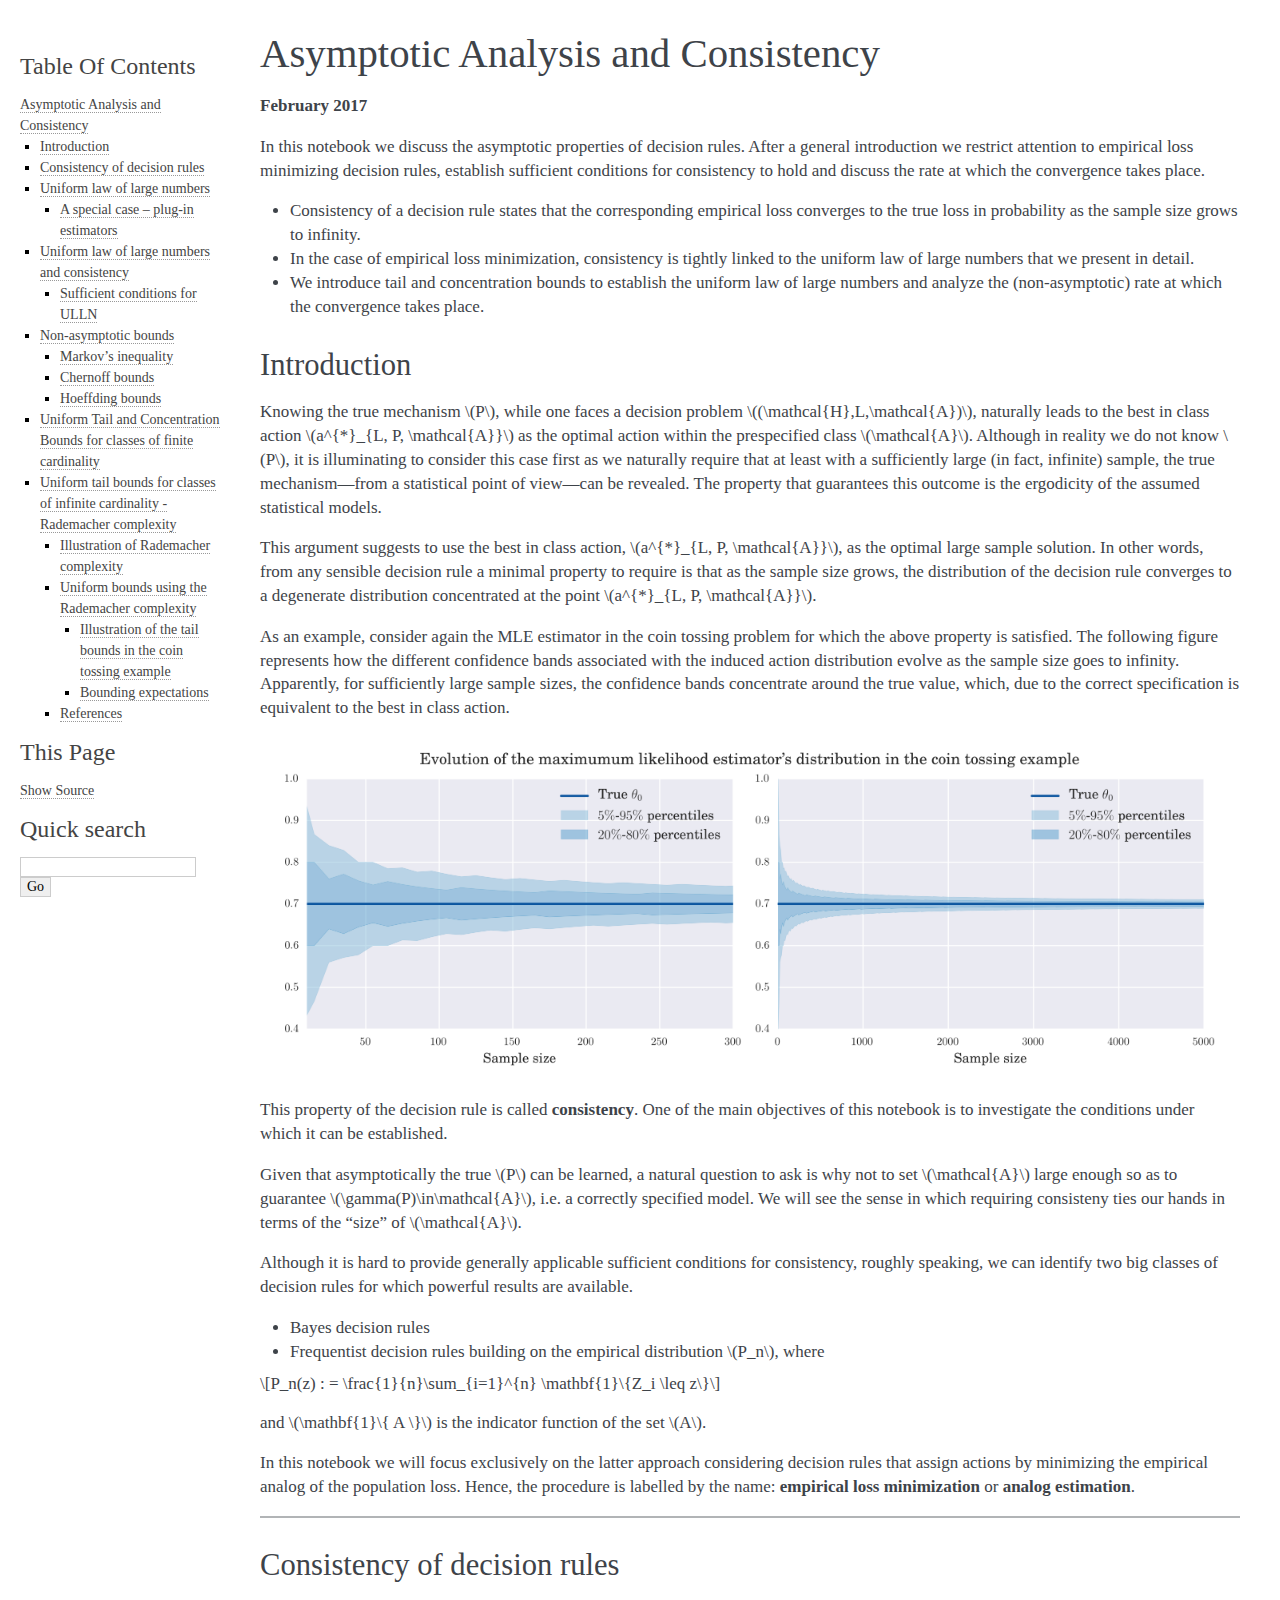
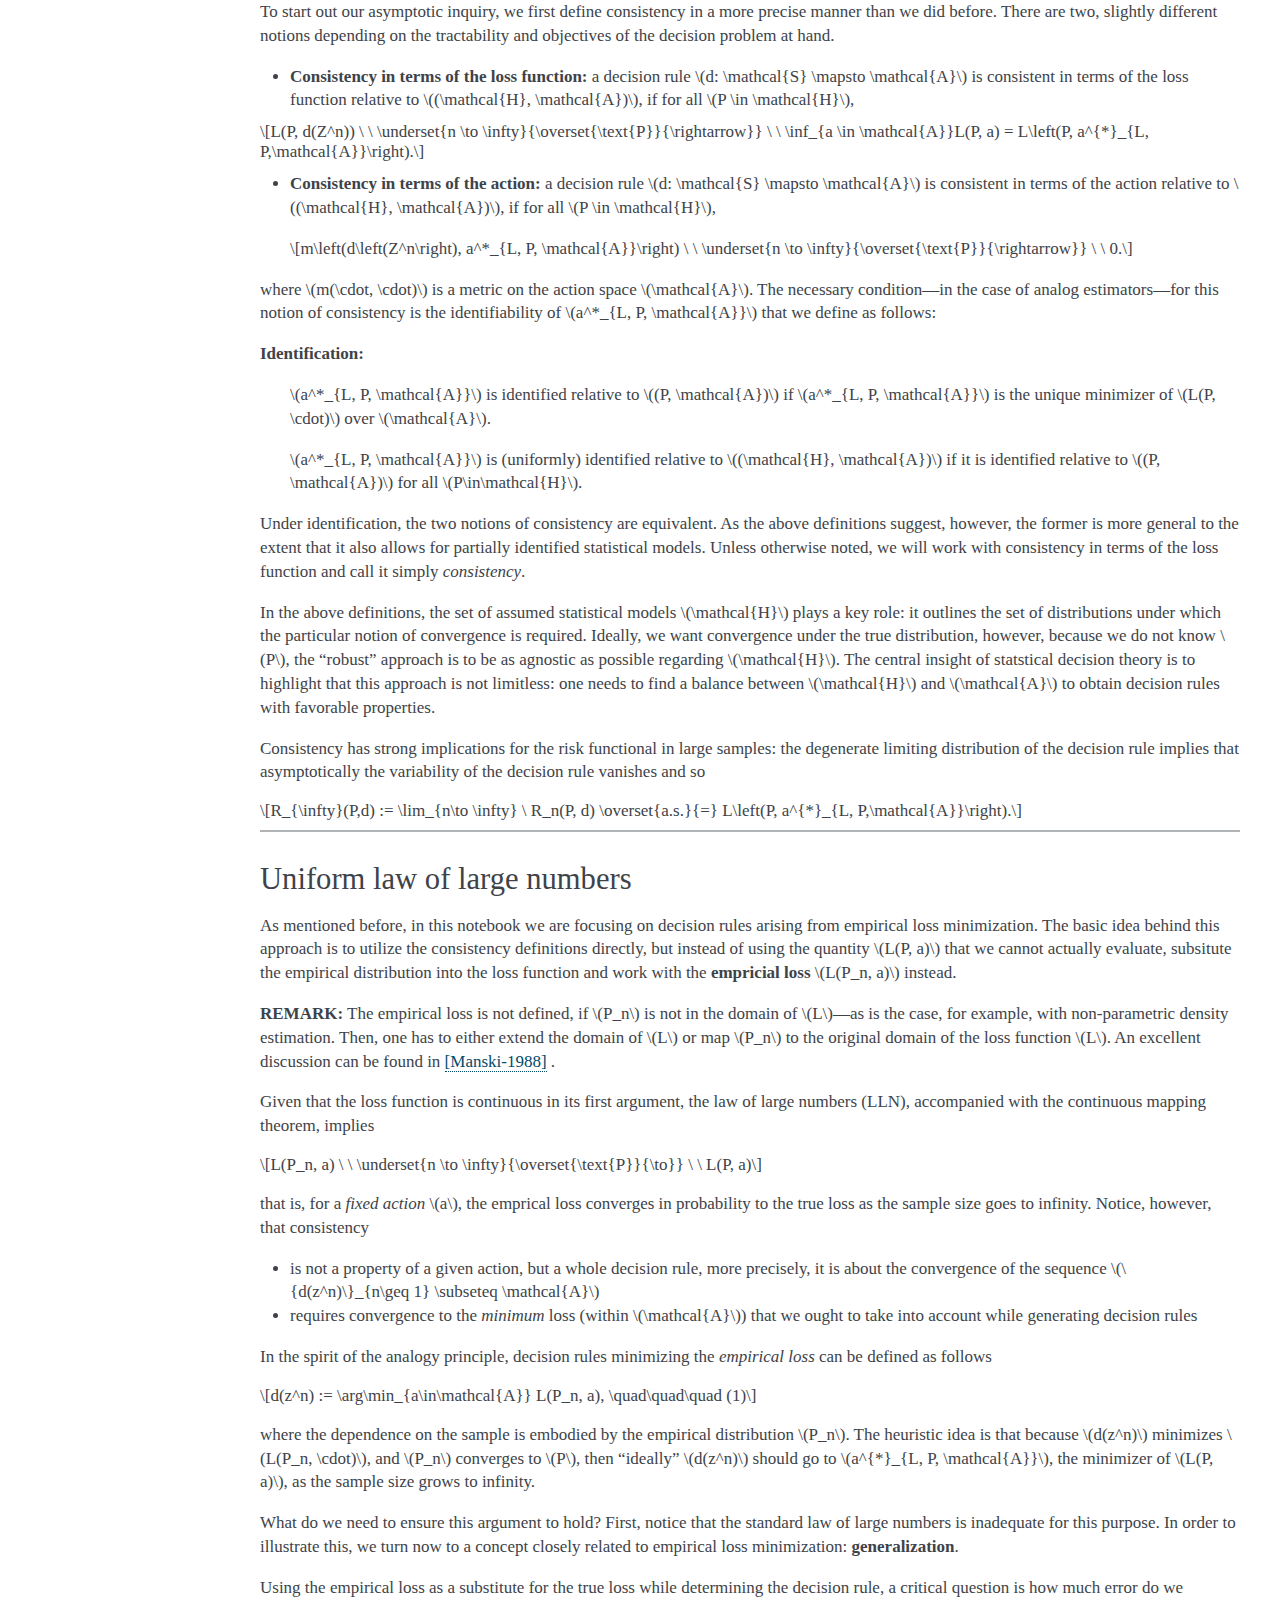
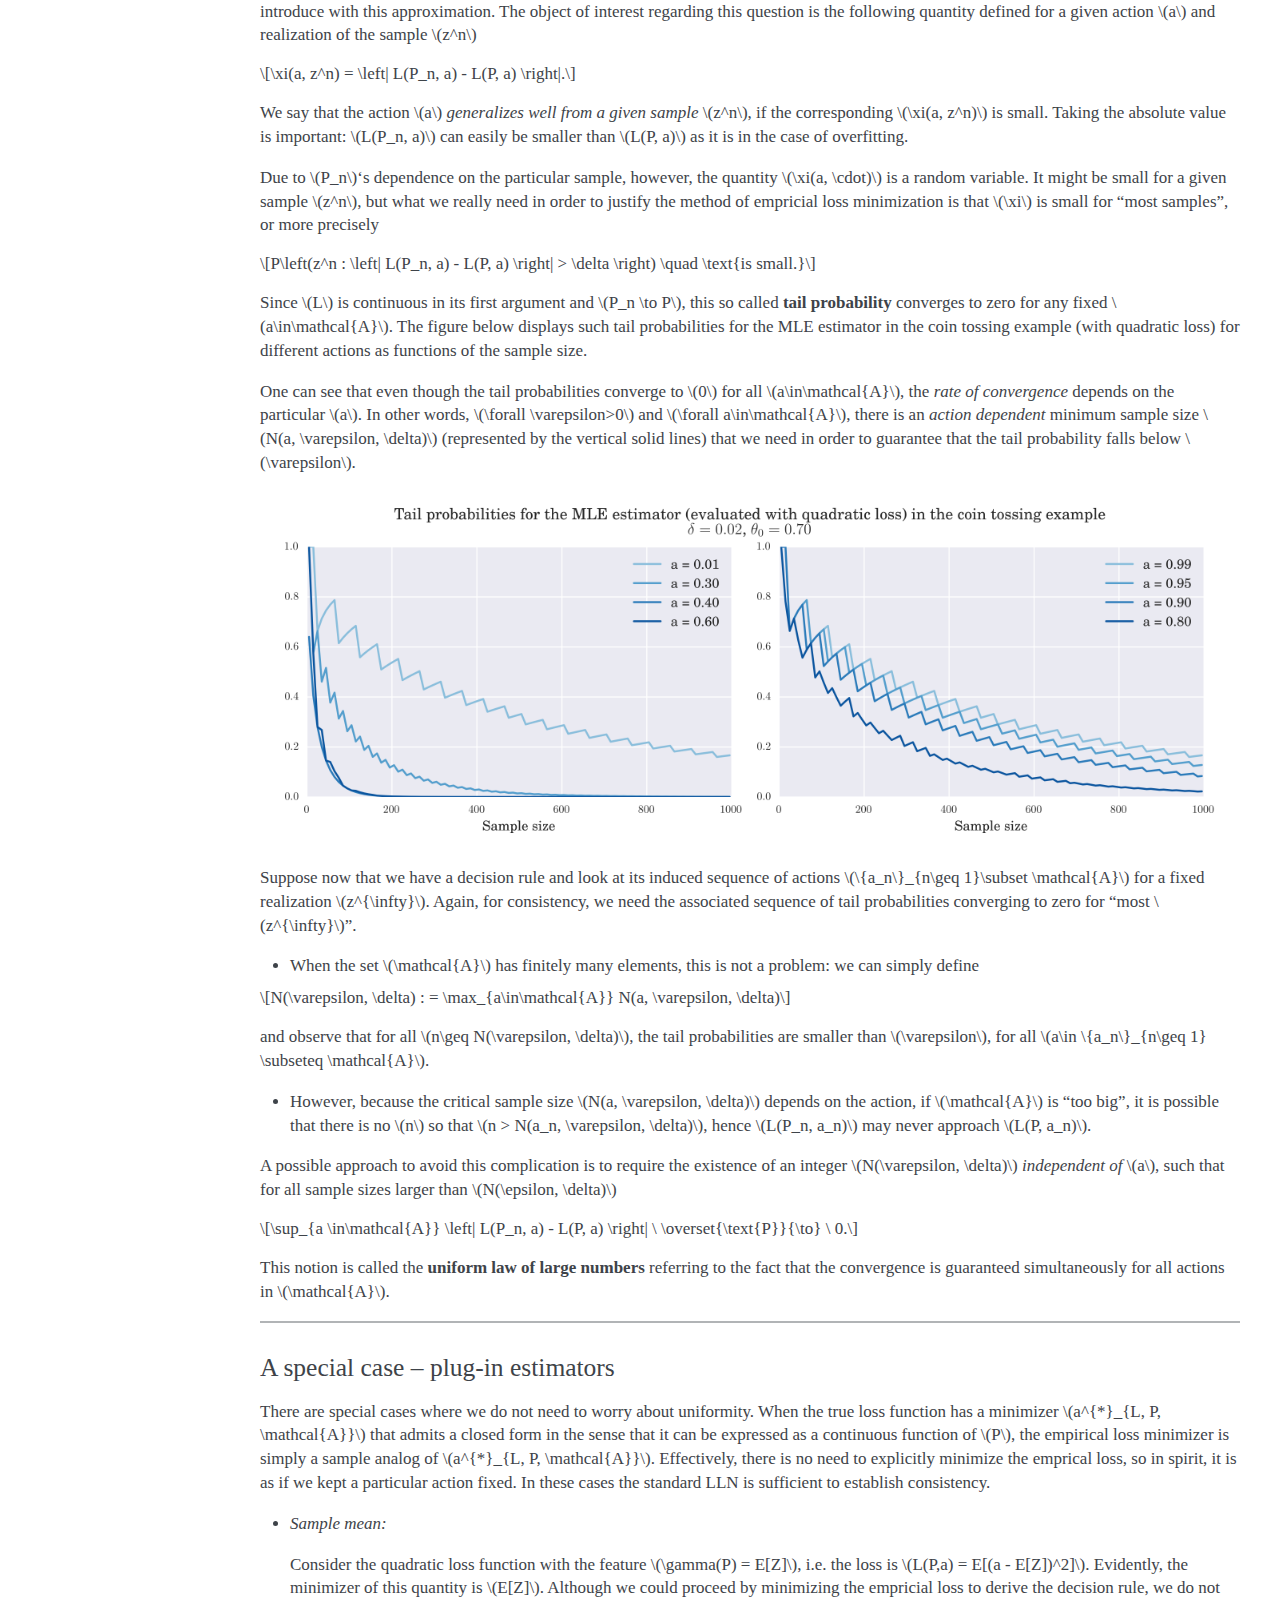
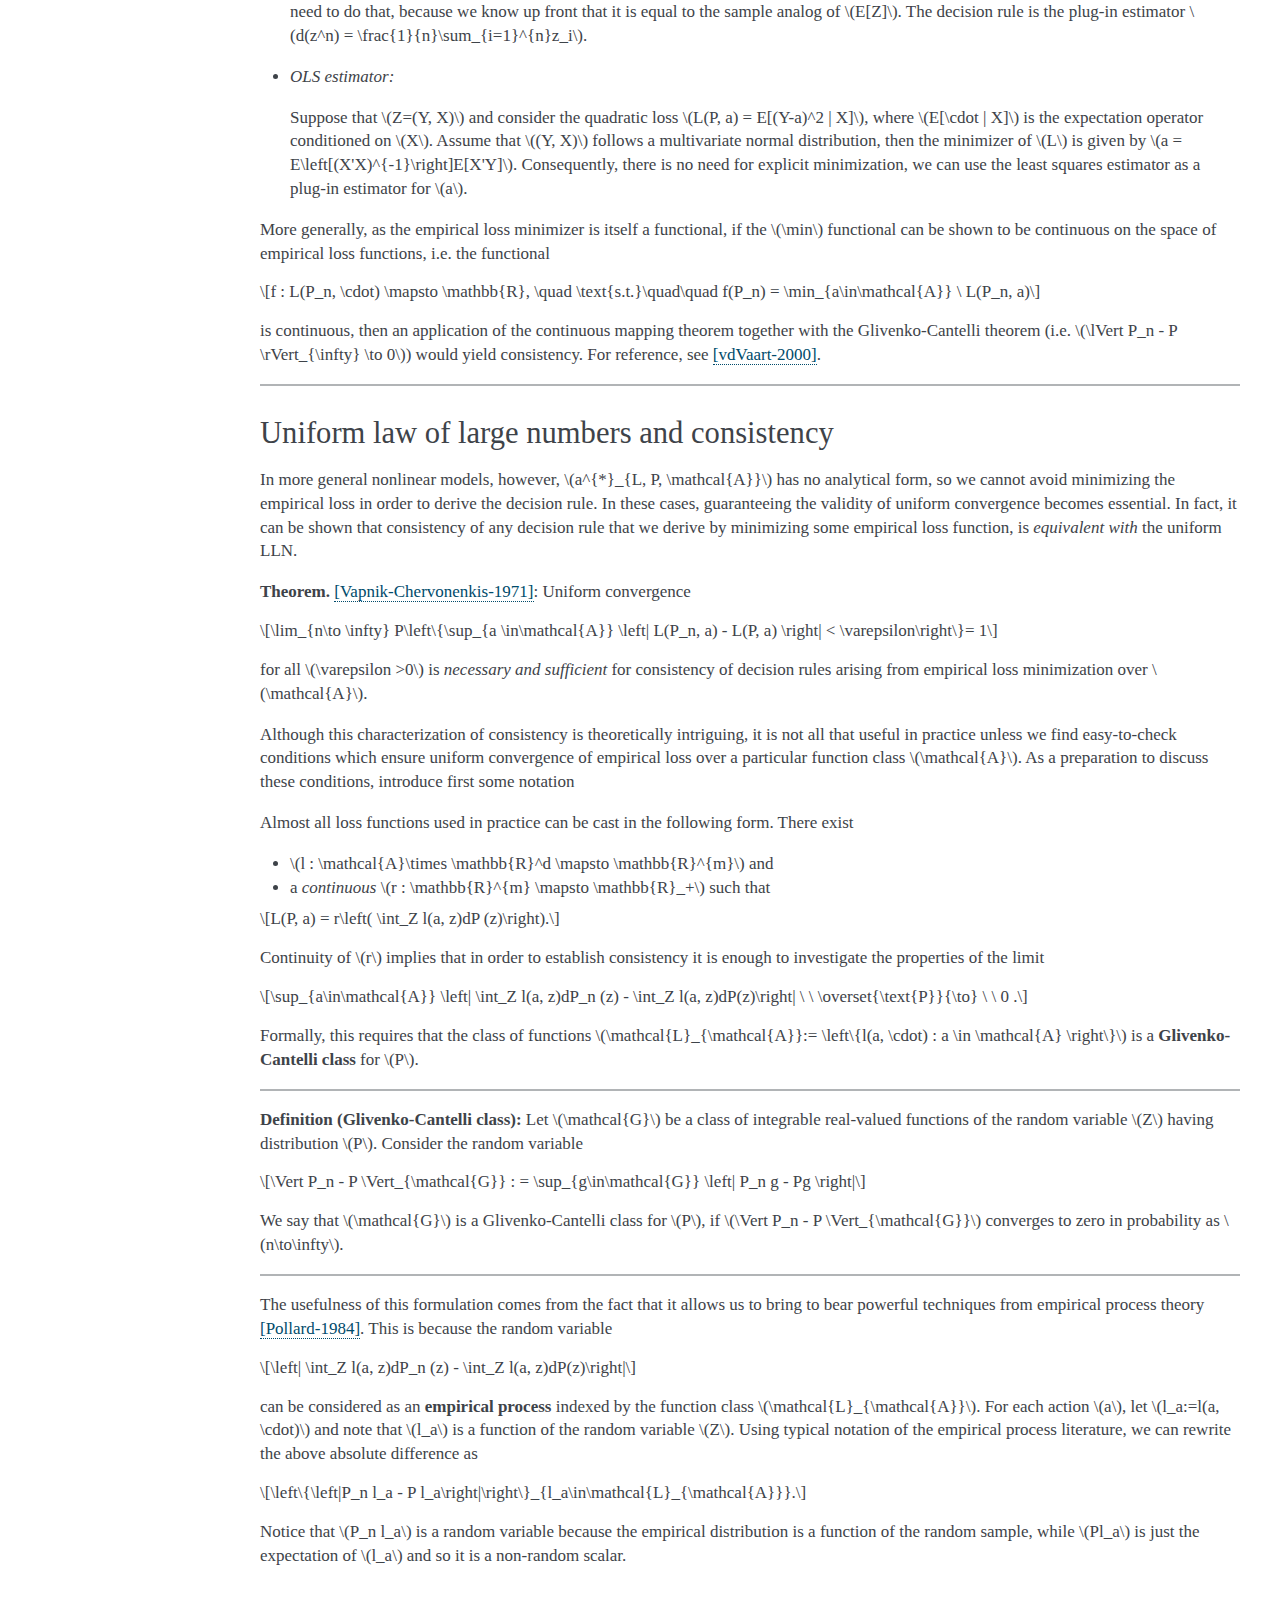
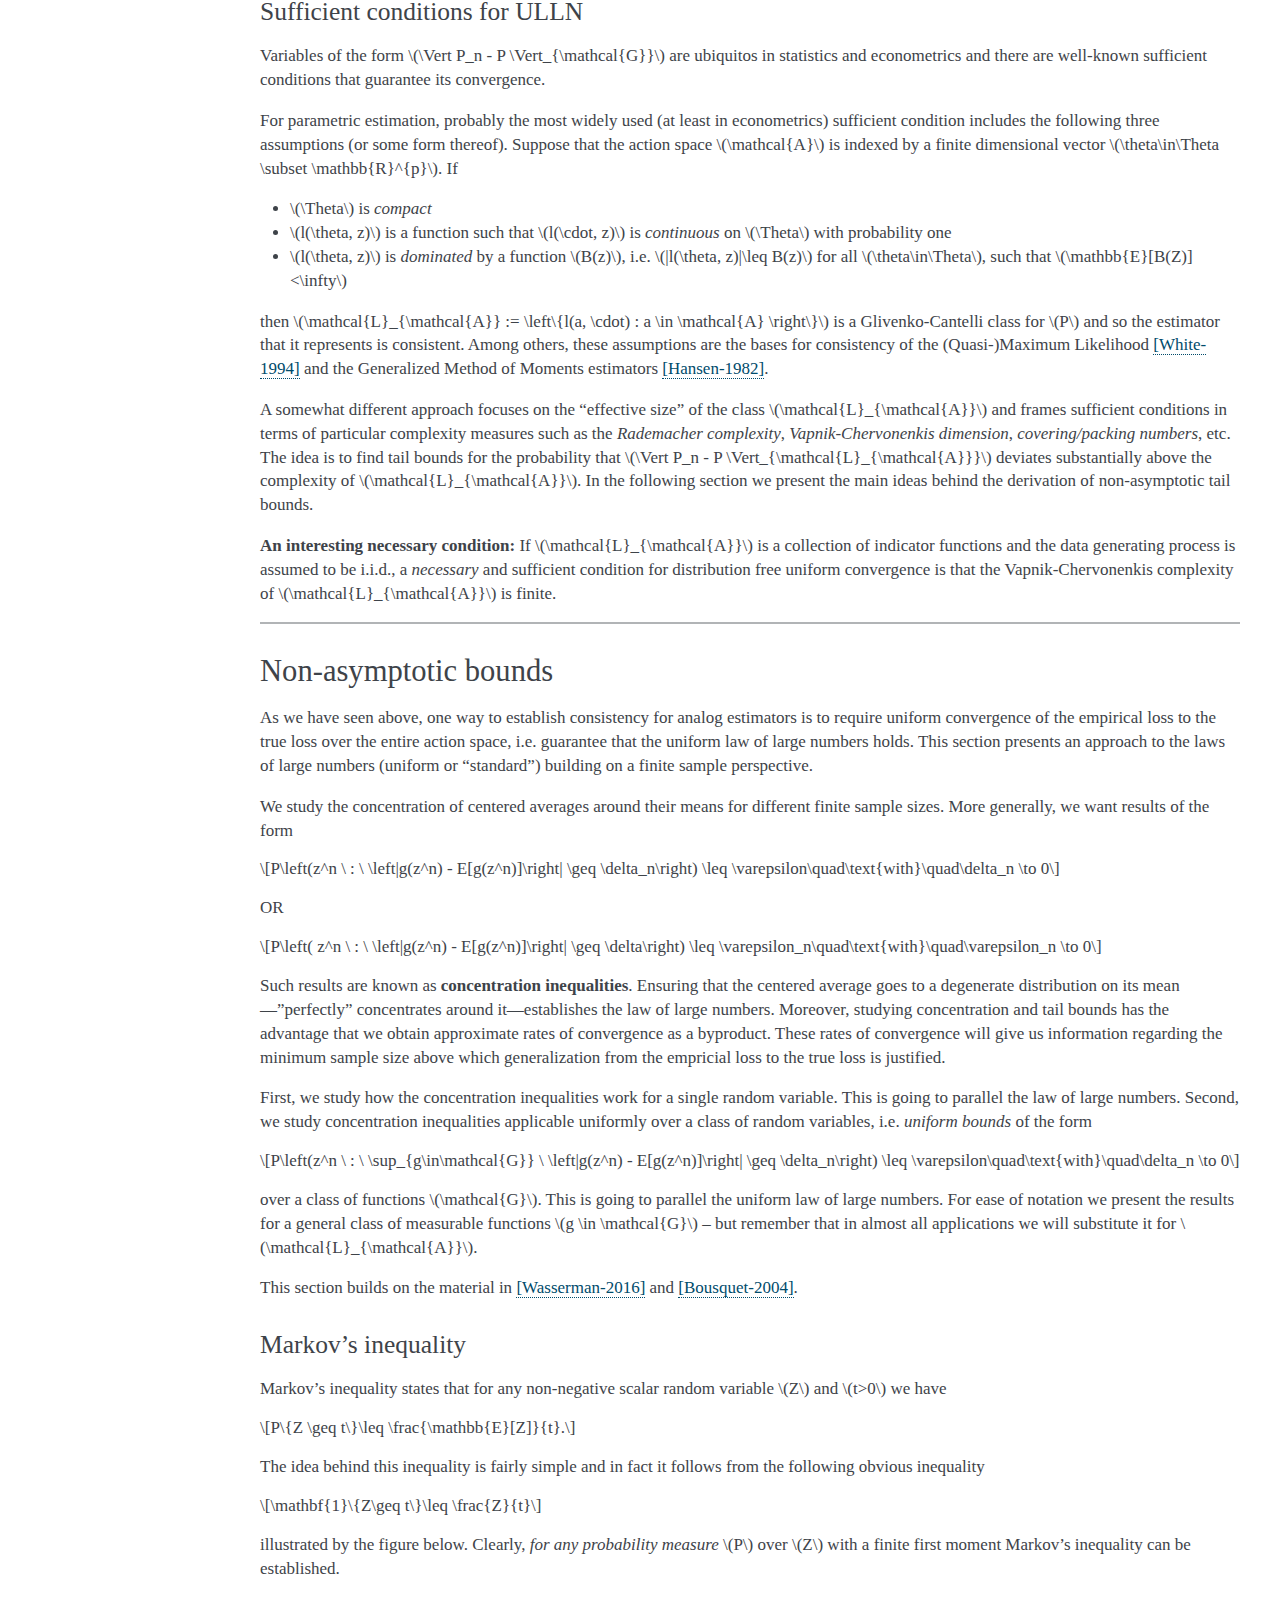
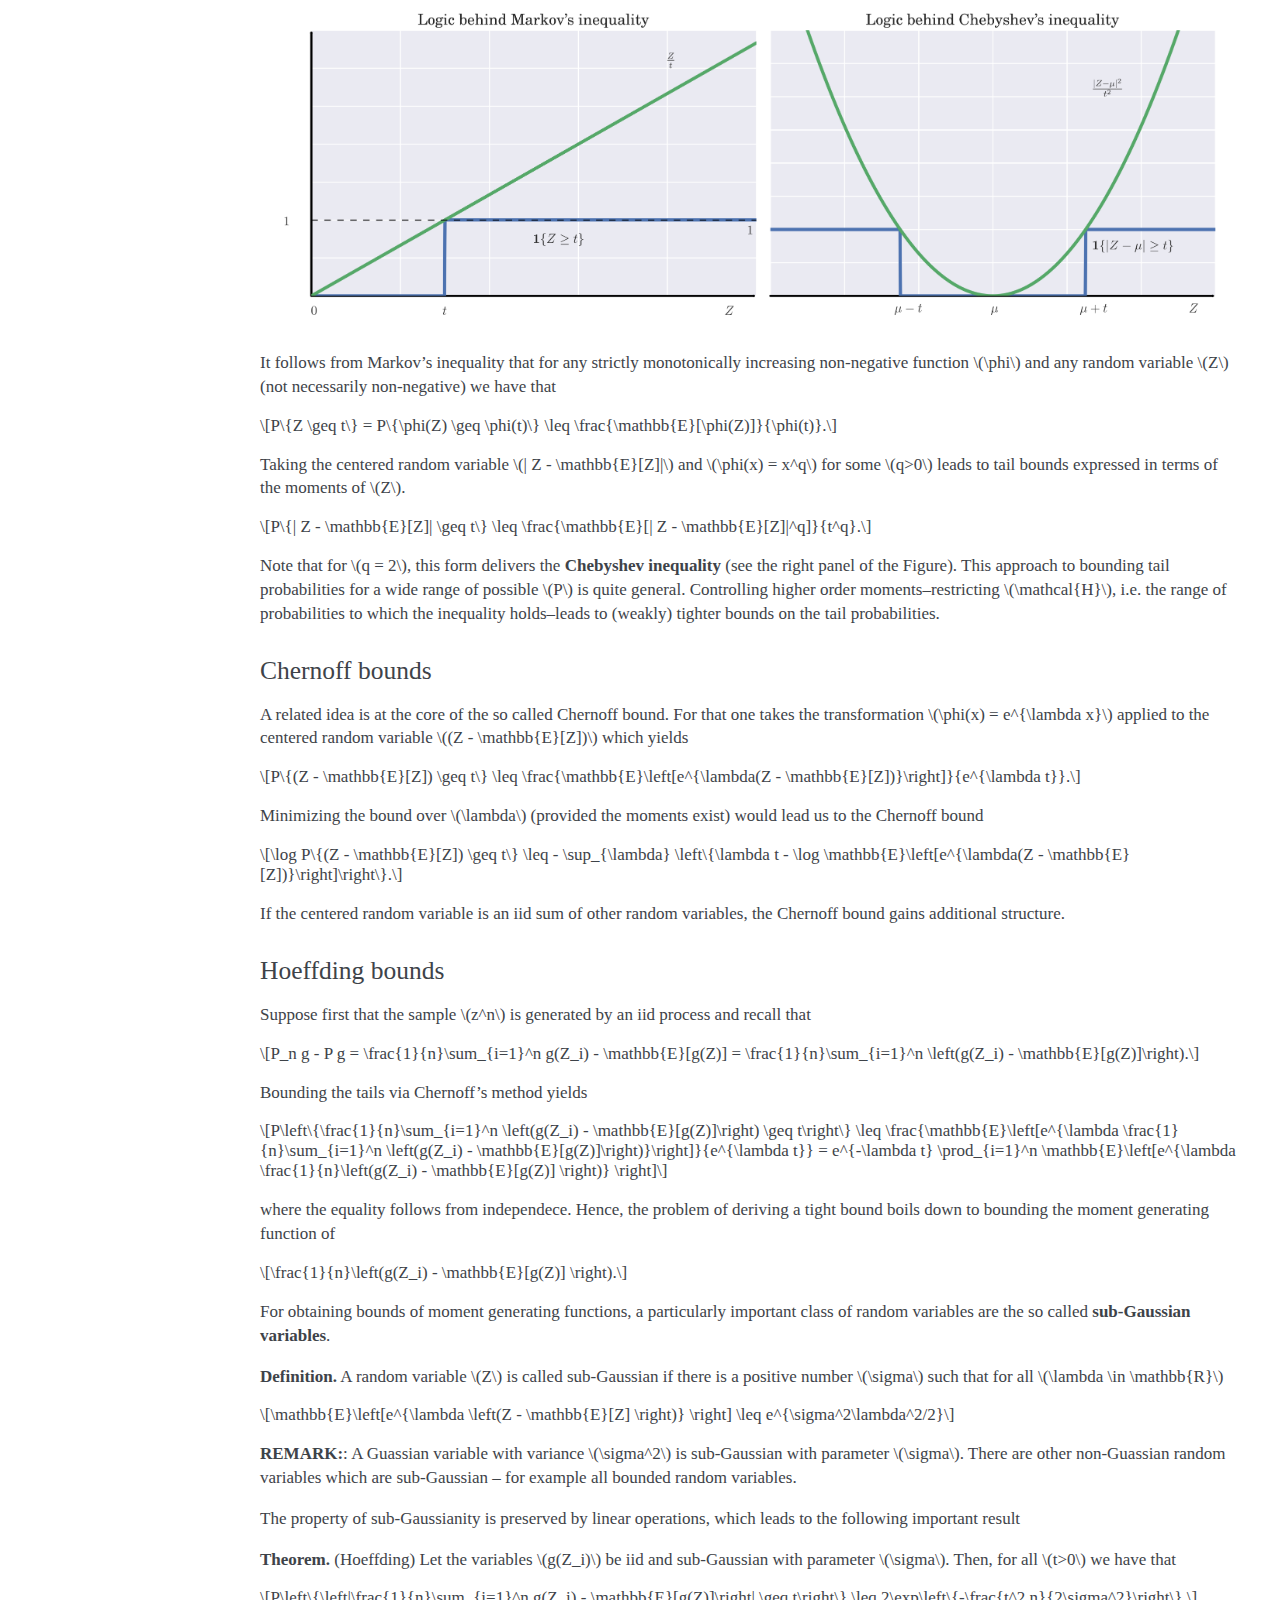
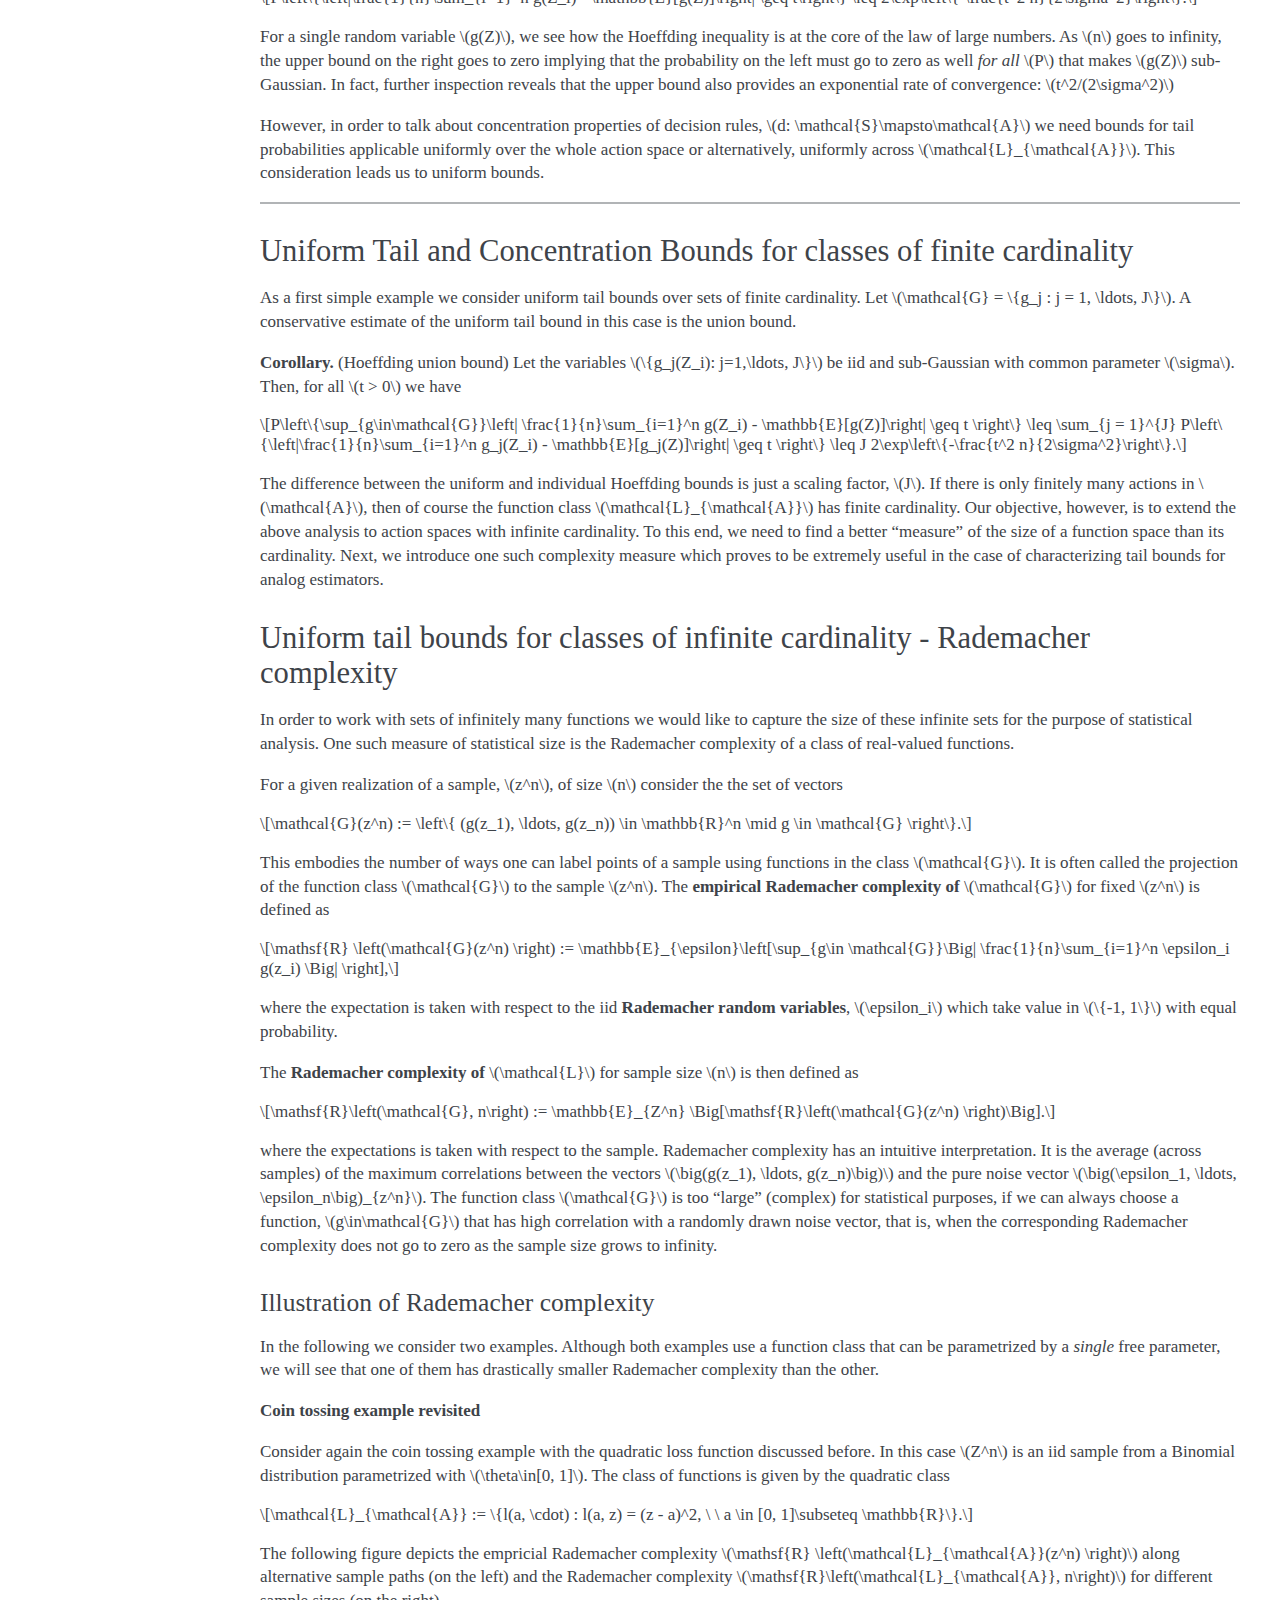
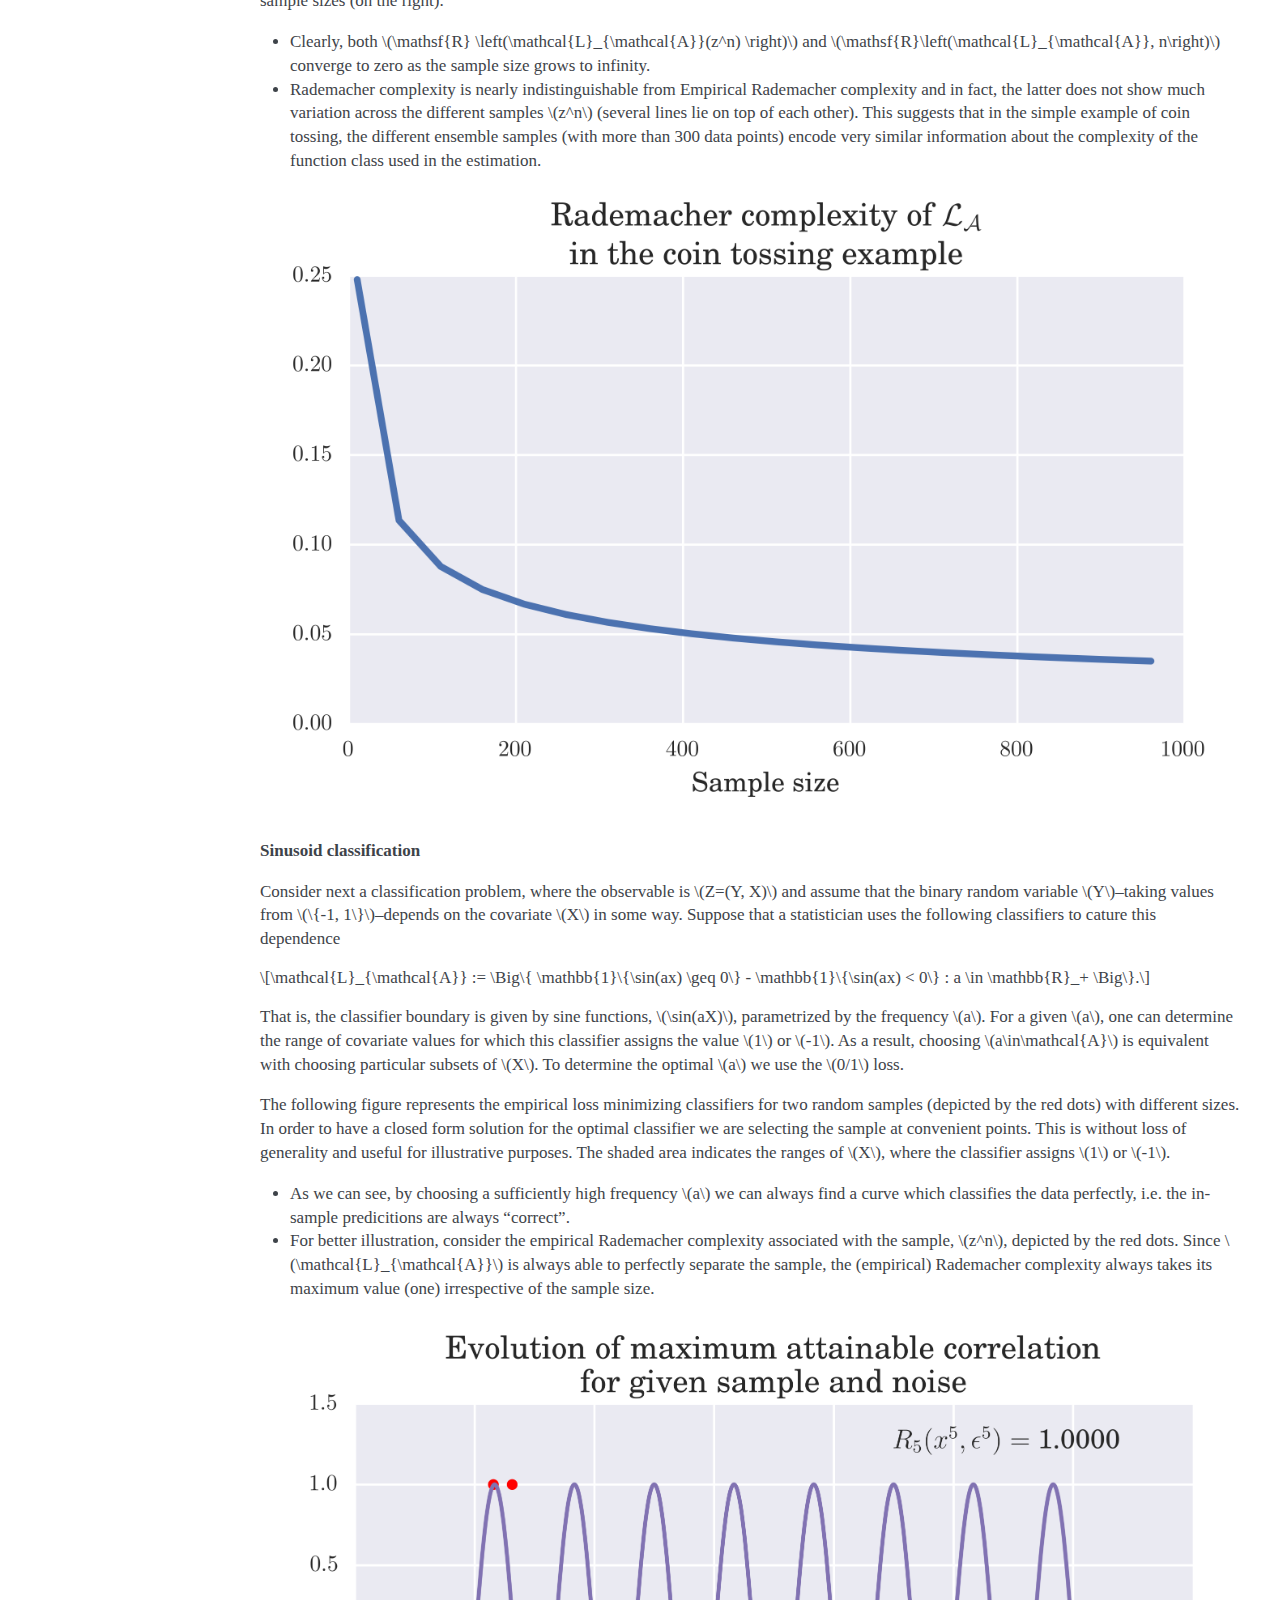
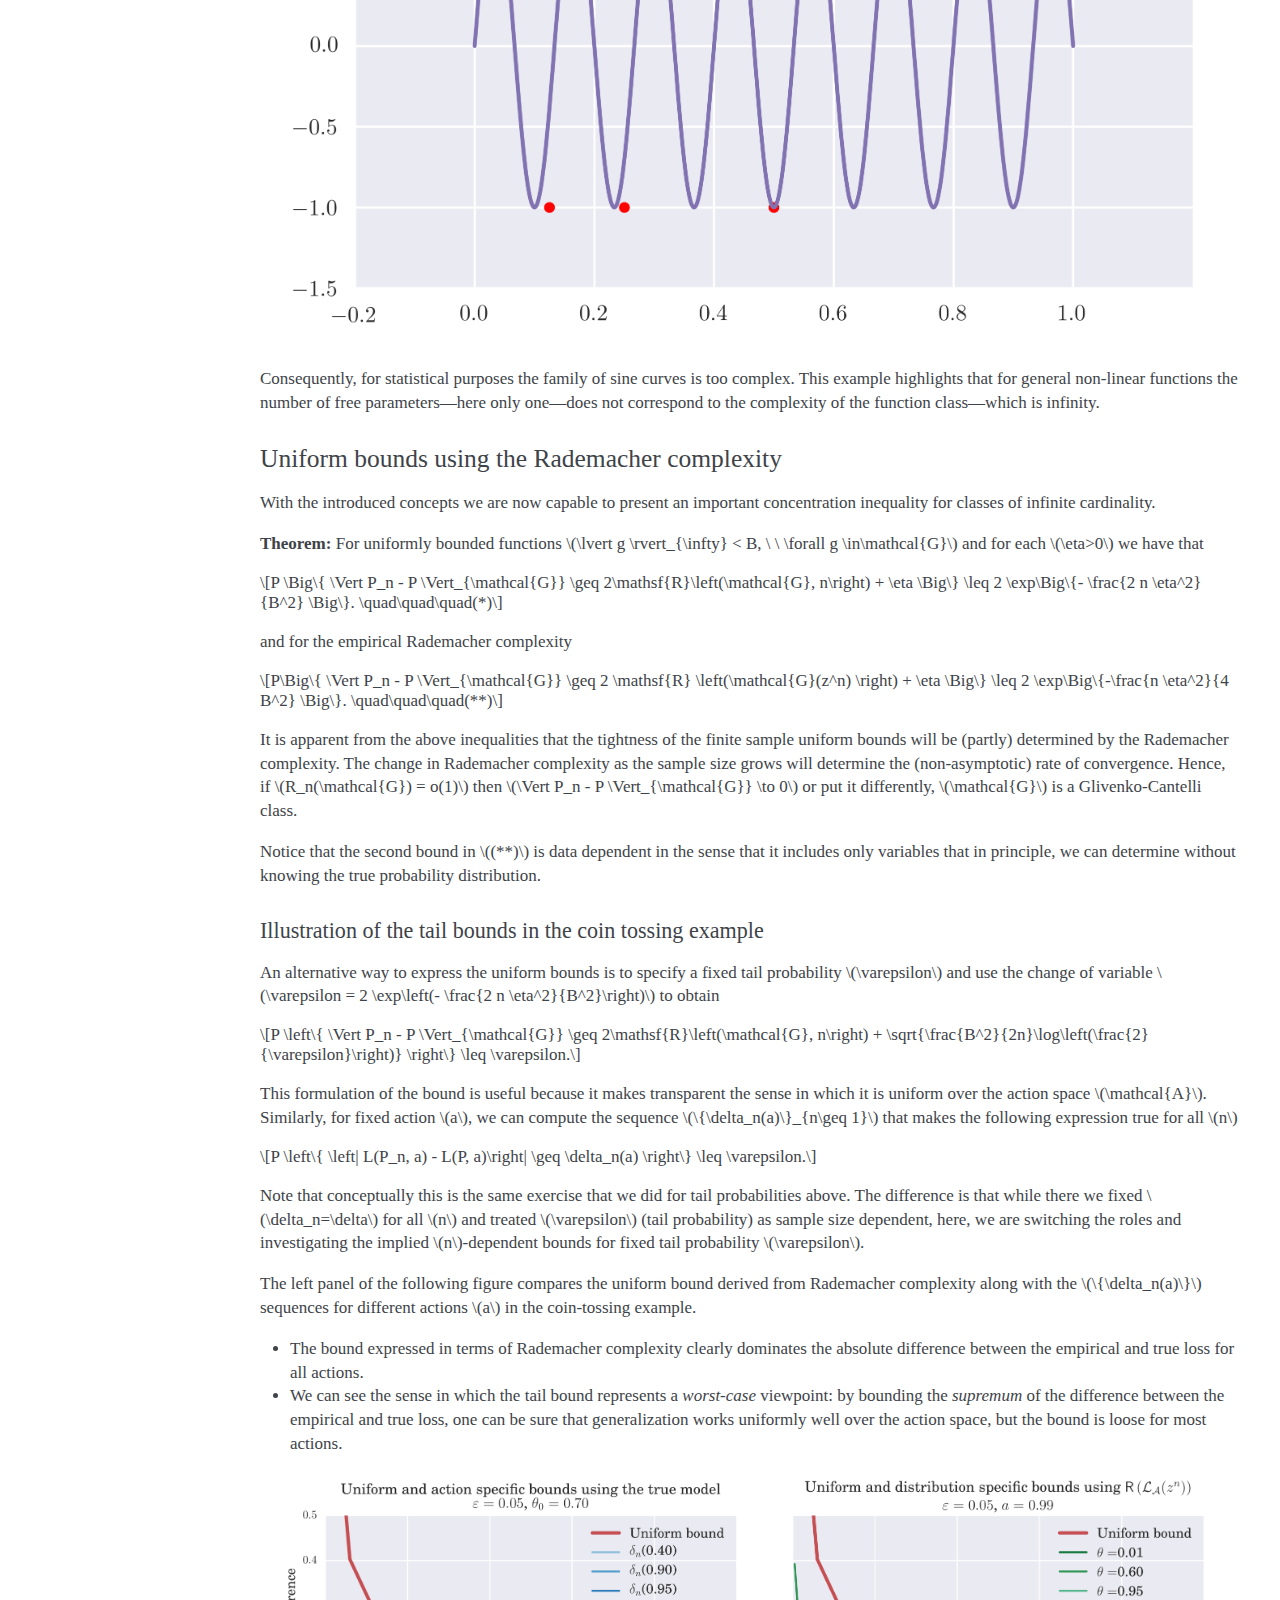
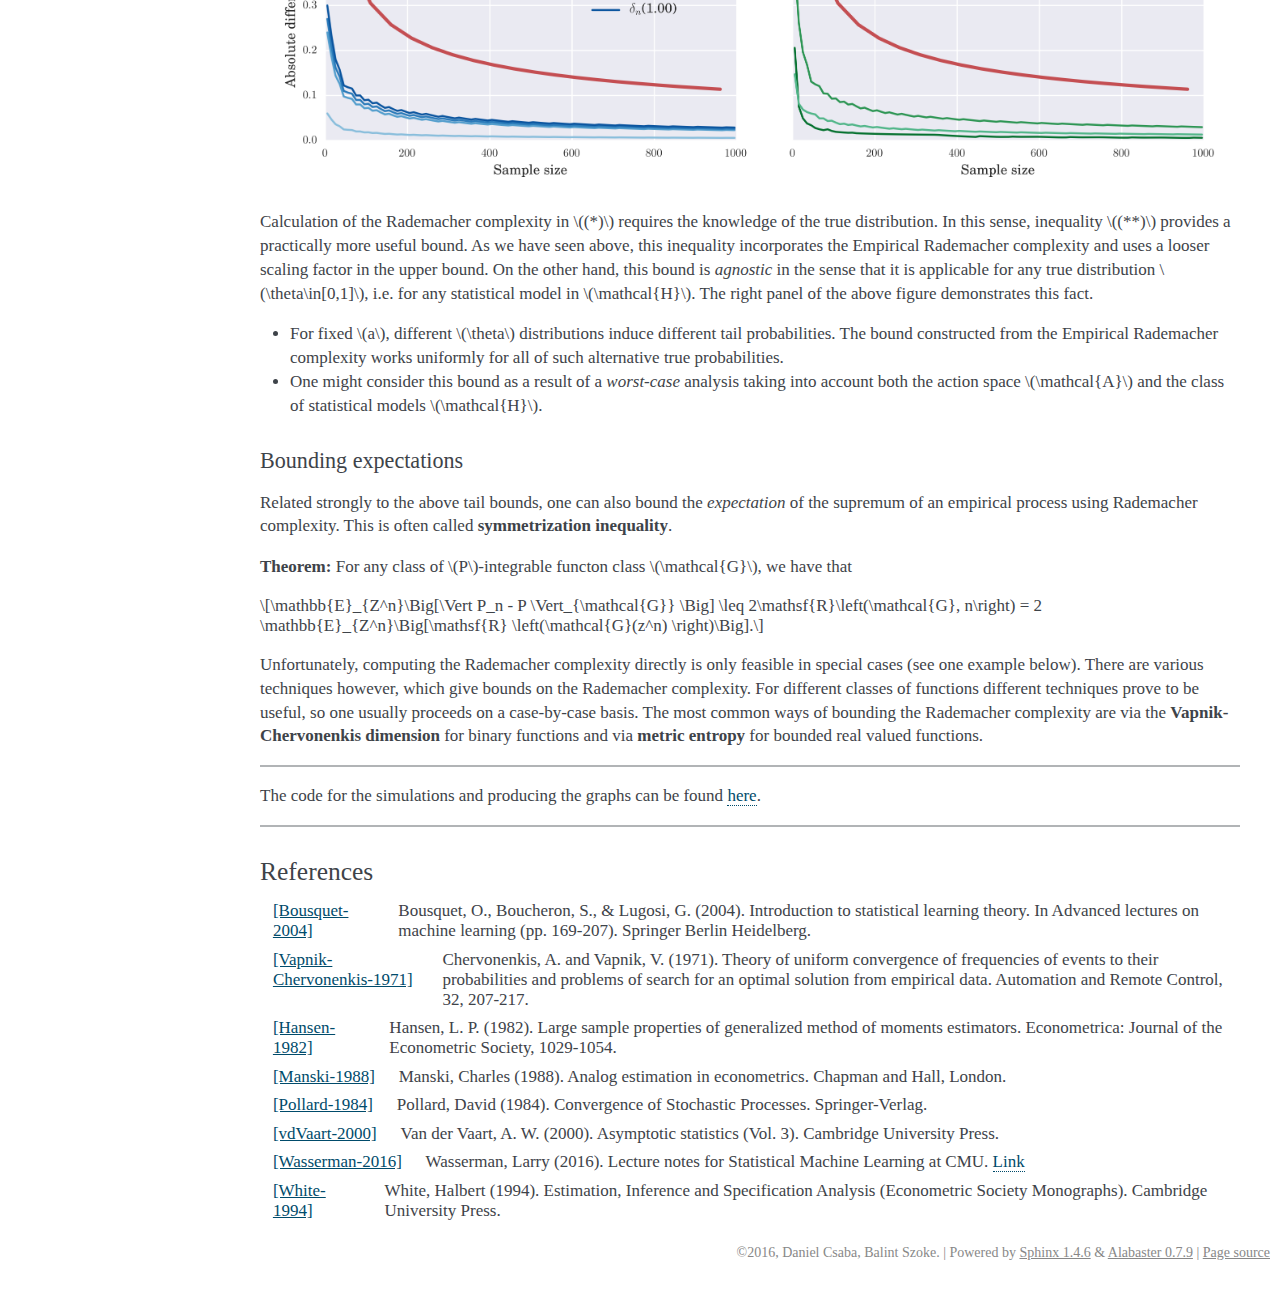
<file: _build/html/Notebook_02_asymptotics/asymptotic_analysis_text.html>
<!DOCTYPE html PUBLIC "-//W3C//DTD XHTML 1.0 Transitional//EN"
  "http://www.w3.org/TR/xhtml1/DTD/xhtml1-transitional.dtd">


<html xmlns="http://www.w3.org/1999/xhtml">
  <head>
    <meta http-equiv="Content-Type" content="text/html; charset=utf-8" />
    
    <title>Asymptotic Analysis and Consistency &#8212; econometrics 0.1 documentation</title>
    
    <link rel="stylesheet" href="../_static/alabaster.css" type="text/css" />
    <link rel="stylesheet" href="../_static/pygments.css" type="text/css" />
    
    <script type="text/javascript">
      var DOCUMENTATION_OPTIONS = {
        URL_ROOT:    '../',
        VERSION:     '0.1',
        COLLAPSE_INDEX: false,
        FILE_SUFFIX: '.html',
        HAS_SOURCE:  true
      };
    </script>
    <script type="text/javascript" src="../_static/jquery.js"></script>
    <script type="text/javascript" src="../_static/underscore.js"></script>
    <script type="text/javascript" src="../_static/doctools.js"></script>
    <script type="text/javascript" src="https://cdn.mathjax.org/mathjax/latest/MathJax.js?config=TeX-AMS-MML_HTMLorMML"></script>
    <link rel="top" title="econometrics 0.1 documentation" href="../index.html" />
    <link rel="next" title="Coping with Finite Samples" href="../Notebook_03_finite/finite_text.html" />
    <link rel="prev" title="Estimators as Statistical Decision Functions" href="../Notebook_01_wald/statistical_decision_functions_text.html" />
   
  <link rel="stylesheet" href="../_static/custom.css" type="text/css" />
  
  
  <meta name="viewport" content="width=device-width, initial-scale=0.9, maximum-scale=0.9" />

  </head>
  <body role="document">
  

    <div class="document">
      <div class="documentwrapper">
        <div class="bodywrapper">
          <div class="body" role="main">
            
  <div class="section" id="asymptotic-analysis-and-consistency">
<h1>Asymptotic Analysis and Consistency<a class="headerlink" href="#asymptotic-analysis-and-consistency" title="Permalink to this headline">¶</a></h1>
<p><strong>February 2017</strong></p>
<p>In this notebook we discuss the asymptotic properties of decision rules.
After a general introduction we restrict attention to empirical loss
minimizing decision rules, establish sufficient conditions for
consistency to hold and discuss the rate at which the convergence takes
place.</p>
<ul class="simple">
<li>Consistency of a decision rule states that the corresponding
empirical loss converges to the true loss in probability as the
sample size grows to infinity.</li>
<li>In the case of empirical loss minimization, consistency is tightly
linked to the uniform law of large numbers that we present in detail.</li>
<li>We introduce tail and concentration bounds to establish the uniform
law of large numbers and analyze the (non-asymptotic) rate at which
the convergence takes place.</li>
</ul>
<div class="section" id="introduction">
<h2>Introduction<a class="headerlink" href="#introduction" title="Permalink to this headline">¶</a></h2>
<p>Knowing the true mechanism <span class="math">\(P\)</span>, while one faces a decision problem
<span class="math">\((\mathcal{H},L,\mathcal{A})\)</span>, naturally leads to the best in
class action <span class="math">\(a^{*}_{L, P, \mathcal{A}}\)</span> as the optimal action
within the prespecified class <span class="math">\(\mathcal{A}\)</span>. Although in reality
we do not know <span class="math">\(P\)</span>, it is illuminating to consider this case first
as we naturally require that at least with a sufficiently large (in
fact, infinite) sample, the true mechanism&#8212;from a statistical point of
view&#8212;can be revealed. The property that guarantees this outcome is the
ergodicity of the assumed statistical models.</p>
<p>This argument suggests to use the best in class action,
<span class="math">\(a^{*}_{L, P, \mathcal{A}}\)</span>, as the optimal large sample solution.
In other words, from any sensible decision rule a minimal property to
require is that as the sample size grows, the distribution of the
decision rule converges to a degenerate distribution concentrated at the
point <span class="math">\(a^{*}_{L, P, \mathcal{A}}\)</span>.</p>
<p>As an example, consider again the MLE estimator in the coin tossing
problem for which the above property is satisfied. The following figure
represents how the different confidence bands associated with the
induced action distribution evolve as the sample size goes to infinity.
Apparently, for sufficiently large sample sizes, the confidence bands
concentrate around the true value, which, due to the correct
specification is equivalent to the best in class action.</p>
<div class="figure">
<img alt="" src="../_images/asymptotic_cointoss_consistency.png" />
</div>
<p>This property of the decision rule is called <strong>consistency</strong>. One of the
main objectives of this notebook is to investigate the conditions under
which it can be established.</p>
<p>Given that asymptotically the true <span class="math">\(P\)</span> can be learned, a natural
question to ask is why not to set <span class="math">\(\mathcal{A}\)</span> large enough so as
to guarantee <span class="math">\(\gamma(P)\in\mathcal{A}\)</span>, i.e. a correctly specified
model. We will see the sense in which requiring consisteny ties our
hands in terms of the &#8220;size&#8221; of <span class="math">\(\mathcal{A}\)</span>.</p>
<p>Although it is hard to provide generally applicable sufficient
conditions for consistency, roughly speaking, we can identify two big
classes of decision rules for which powerful results are available.</p>
<ul class="simple">
<li>Bayes decision rules</li>
<li>Frequentist decision rules building on the empirical distribution
<span class="math">\(P_n\)</span>, where</li>
</ul>
<div class="math">
\[P_n(z) : = \frac{1}{n}\sum_{i=1}^{n} \mathbf{1}\{Z_i \leq z\}\]</div>
<p>and <span class="math">\(\mathbf{1}\{ A \}\)</span> is the indicator function of the set
<span class="math">\(A\)</span>.</p>
<p>In this notebook we will focus exclusively on the latter approach
considering decision rules that assign actions by minimizing the
empirical analog of the population loss. Hence, the procedure is
labelled by the name: <strong>empirical loss minimization</strong> or <strong>analog
estimation</strong>.</p>
</div>
<hr class="docutils" />
<div class="section" id="consistency-of-decision-rules">
<h2>Consistency of decision rules<a class="headerlink" href="#consistency-of-decision-rules" title="Permalink to this headline">¶</a></h2>
<p>To start out our asymptotic inquiry, we first define consistency in a
more precise manner than we did before. There are two, slightly
different notions depending on the tractability and objectives of the
decision problem at hand.</p>
<ul class="simple">
<li><strong>Consistency in terms of the loss function:</strong> a decision rule
<span class="math">\(d: \mathcal{S} \mapsto \mathcal{A}\)</span> is consistent in terms of
the loss function relative to <span class="math">\((\mathcal{H}, \mathcal{A})\)</span>, if
for all <span class="math">\(P \in \mathcal{H}\)</span>,</li>
</ul>
<div class="math">
\[L(P, d(Z^n)) \ \ \underset{n \to \infty}{\overset{\text{P}}{\rightarrow}} \ \ \inf_{a \in \mathcal{A}}L(P, a) = L\left(P, a^{*}_{L, P,\mathcal{A}}\right).\]</div>
<ul>
<li><p class="first"><strong>Consistency in terms of the action:</strong> a decision rule
<span class="math">\(d: \mathcal{S} \mapsto \mathcal{A}\)</span> is consistent in terms of
the action relative to <span class="math">\((\mathcal{H}, \mathcal{A})\)</span>, if for all
<span class="math">\(P \in \mathcal{H}\)</span>,</p>
<div class="math">
\[m\left(d\left(Z^n\right), a^*_{L, P, \mathcal{A}}\right) \ \ \underset{n \to \infty}{\overset{\text{P}}{\rightarrow}} \ \ 0.\]</div>
</li>
</ul>
<!---

P\left\{z^{\infty} \big| \lim_{n \to \infty} m\left(d(z_n), a^*_{L, P, \mathcal{A}}\right) > \epsilon\right\} = 0 \quad \text{for} \quad \forall\epsilon>0,

---><p>where <span class="math">\(m(\cdot, \cdot)\)</span> is a metric on the action space
<span class="math">\(\mathcal{A}\)</span>. The necessary condition&#8212;in the case of analog
estimators&#8212;for this notion of consistency is the identifiability of
<span class="math">\(a^*_{L, P, \mathcal{A}}\)</span> that we define as follows:</p>
<p><strong>Identification:</strong></p>
<blockquote>
<div><p><span class="math">\(a^*_{L, P, \mathcal{A}}\)</span> is identified relative to <span class="math">\((P, \mathcal{A})\)</span> if <span class="math">\(a^*_{L, P, \mathcal{A}}\)</span> is the unique minimizer of <span class="math">\(L(P, \cdot)\)</span> over <span class="math">\(\mathcal{A}\)</span>.</p>
<p><span class="math">\(a^*_{L, P, \mathcal{A}}\)</span> is (uniformly) identified relative to <span class="math">\((\mathcal{H}, \mathcal{A})\)</span> if it is identified relative to <span class="math">\((P, \mathcal{A})\)</span> for all <span class="math">\(P\in\mathcal{H}\)</span>.</p>
</div></blockquote>
<p>Under identification, the two notions of consistency are equivalent. As
the above definitions suggest, however, the former is more general to
the extent that it also allows for partially identified statistical
models. Unless otherwise noted, we will work with consistency in terms
of the loss function and call it simply <em>consistency</em>.</p>
<p>In the above definitions, the set of assumed statistical models
<span class="math">\(\mathcal{H}\)</span> plays a key role: it outlines the set of
distributions under which the particular notion of convergence is
required. Ideally, we want convergence under the true distribution,
however, because we do not know <span class="math">\(P\)</span>, the &#8220;robust&#8221; approach is to
be as agnostic as possible regarding <span class="math">\(\mathcal{H}\)</span>. The central
insight of statstical decision theory is to highlight that this approach
is not limitless: one needs to find a balance between
<span class="math">\(\mathcal{H}\)</span> and <span class="math">\(\mathcal{A}\)</span> to obtain decision rules
with favorable properties.</p>
<p>Consistency has strong implications for the risk functional in large
samples: the degenerate limiting distribution of the decision rule
implies that asymptotically the variability of the decision rule
vanishes and so</p>
<div class="math">
\[R_{\infty}(P,d) := \lim_{n\to \infty} \ R_n(P, d) \overset{a.s.}{=} L\left(P, a^{*}_{L, P,\mathcal{A}}\right).\]</div>
</div>
<hr class="docutils" />
<div class="section" id="uniform-law-of-large-numbers">
<h2>Uniform law of large numbers<a class="headerlink" href="#uniform-law-of-large-numbers" title="Permalink to this headline">¶</a></h2>
<p>As mentioned before, in this notebook we are focusing on decision rules
arising from empirical loss minimization. The basic idea behind this
approach is to utilize the consistency definitions directly, but instead
of using the quantity <span class="math">\(L(P, a)\)</span> that we cannot actually evaluate,
subsitute the empirical distribution into the loss function and work
with the <strong>empricial loss</strong> <span class="math">\(L(P_n, a)\)</span> instead.</p>
<p><strong>REMARK:</strong> The empirical loss is not defined, if <span class="math">\(P_n\)</span> is not in
the domain of <span class="math">\(L\)</span>&#8212;as is the case, for example, with
non-parametric density estimation. Then, one has to either extend the
domain of <span class="math">\(L\)</span> or map <span class="math">\(P_n\)</span> to the original domain of the
loss function <span class="math">\(L\)</span>. An excellent discussion can be found in <a class="reference internal" href="#manski-1988" id="id1">[Manski-1988]</a>
.</p>
<p>Given that the loss function is continuous in its first argument, the
law of large numbers (LLN), accompanied with the continuous mapping
theorem, implies</p>
<div class="math">
\[L(P_n, a) \ \ \underset{n \to \infty}{\overset{\text{P}}{\to}} \ \ L(P, a)\]</div>
<p>that is, for a <em>fixed action</em> <span class="math">\(a\)</span>, the emprical loss converges in
probability to the true loss as the sample size goes to infinity.
Notice, however, that consistency</p>
<ul class="simple">
<li>is not a property of a given action, but a whole decision rule, more
precisely, it is about the convergence of the sequence
<span class="math">\(\{d(z^n)\}_{n\geq 1} \subseteq \mathcal{A}\)</span></li>
<li>requires convergence to the <em>minimum</em> loss (within
<span class="math">\(\mathcal{A}\)</span>) that we ought to take into account while
generating decision rules</li>
</ul>
<p>In the spirit of the analogy principle, decision rules minimizing the
<em>empirical loss</em> can be defined as follows</p>
<div class="math">
\[d(z^n) := \arg\min_{a\in\mathcal{A}} L(P_n, a), \quad\quad\quad (1)\]</div>
<p>where the dependence on the sample is embodied by the empirical
distribution <span class="math">\(P_n\)</span>. The heuristic idea is that because
<span class="math">\(d(z^n)\)</span> minimizes <span class="math">\(L(P_n, \cdot)\)</span>, and <span class="math">\(P_n\)</span>
converges to <span class="math">\(P\)</span>, then &#8220;ideally&#8221; <span class="math">\(d(z^n)\)</span> should go to
<span class="math">\(a^{*}_{L, P, \mathcal{A}}\)</span>, the minimizer of <span class="math">\(L(P, a)\)</span>, as
the sample size grows to infinity.</p>
<p>What do we need to ensure this argument to hold? First, notice that the
standard law of large numbers is inadequate for this purpose. In order
to illustrate this, we turn now to a concept closely related to
empirical loss minimization: <strong>generalization</strong>.</p>
<p>Using the empirical loss as a substitute for the true loss while
determining the decision rule, a critical question is how much error do
we introduce with this approximation. The object of interest regarding
this question is the following quantity defined for a given action
<span class="math">\(a\)</span> and realization of the sample <span class="math">\(z^n\)</span></p>
<div class="math">
\[\xi(a, z^n) = \left| L(P_n, a) - L(P, a) \right|.\]</div>
<p>We say that the action <span class="math">\(a\)</span> <em>generalizes well from a given sample</em>
<span class="math">\(z^n\)</span>, if the corresponding <span class="math">\(\xi(a, z^n)\)</span> is small. Taking
the absolute value is important: <span class="math">\(L(P_n, a)\)</span> can easily be smaller
than <span class="math">\(L(P, a)\)</span> as it is in the case of overfitting.</p>
<p>Due to <span class="math">\(P_n\)</span>&#8216;s dependence on the particular sample, however, the
quantity <span class="math">\(\xi(a, \cdot)\)</span> is a random variable. It might be small
for a given sample <span class="math">\(z^n\)</span>, but what we really need in order to
justify the method of empricial loss minimization is that <span class="math">\(\xi\)</span> is
small for &#8220;most samples&#8221;, or more precisely</p>
<div class="math">
\[P\left(z^n : \left| L(P_n, a) - L(P, a) \right| &gt; \delta \right) \quad \text{is small.}\]</div>
<p>Since <span class="math">\(L\)</span> is continuous in its first argument and
<span class="math">\(P_n \to P\)</span>, this so called <strong>tail probability</strong> converges to zero
for any fixed <span class="math">\(a\in\mathcal{A}\)</span>. The figure below displays such
tail probabilities for the MLE estimator in the coin tossing example
(with quadratic loss) for different actions as functions of the sample
size.</p>
<p>One can see that even though the tail probabilities converge to
<span class="math">\(0\)</span> for all <span class="math">\(a\in\mathcal{A}\)</span>, the <em>rate of convergence</em>
depends on the particular <span class="math">\(a\)</span>. In other words,
<span class="math">\(\forall \varepsilon&gt;0\)</span> and <span class="math">\(\forall a\in\mathcal{A}\)</span>, there
is an <em>action dependent</em> minimum sample size
<span class="math">\(N(a, \varepsilon, \delta)\)</span> (represented by the vertical solid
lines) that we need in order to guarantee that the tail probability
falls below <span class="math">\(\varepsilon\)</span>.</p>
<div class="figure">
<img alt="" src="../_images/asymptotic_cointoss_tail.png" />
</div>
<p>Suppose now that we have a decision rule and look at its induced
sequence of actions <span class="math">\(\{a_n\}_{n\geq 1}\subset \mathcal{A}\)</span> for a
fixed realization <span class="math">\(z^{\infty}\)</span>. Again, for consistency, we need
the associated sequence of tail probabilities converging to zero for
&#8220;most <span class="math">\(z^{\infty}\)</span>&#8221;.</p>
<ul class="simple">
<li>When the set <span class="math">\(\mathcal{A}\)</span> has finitely many elements, this is
not a problem: we can simply define</li>
</ul>
<div class="math">
\[N(\varepsilon, \delta) : = \max_{a\in\mathcal{A}} N(a, \varepsilon, \delta)\]</div>
<p>and observe that for all <span class="math">\(n\geq N(\varepsilon, \delta)\)</span>, the tail
probabilities are smaller than <span class="math">\(\varepsilon\)</span>, for all
<span class="math">\(a\in \{a_n\}_{n\geq 1} \subseteq \mathcal{A}\)</span>.</p>
<ul class="simple">
<li>However, because the critical sample size
<span class="math">\(N(a, \varepsilon, \delta)\)</span> depends on the action, if
<span class="math">\(\mathcal{A}\)</span> is &#8220;too big&#8221;, it is possible that there is no
<span class="math">\(n\)</span> so that <span class="math">\(n &gt; N(a_n, \varepsilon, \delta)\)</span>, hence
<span class="math">\(L(P_n, a_n)\)</span> may never approach <span class="math">\(L(P, a_n)\)</span>.</li>
</ul>
<p>A possible approach to avoid this complication is to require the
existence of an integer <span class="math">\(N(\varepsilon, \delta)\)</span> <em>independent of</em>
<span class="math">\(a\)</span>, such that for all sample sizes larger than
<span class="math">\(N(\epsilon, \delta)\)</span></p>
<div class="math">
\[\sup_{a \in\mathcal{A}} \left| L(P_n, a) - L(P, a) \right| \ \overset{\text{P}}{\to} \ 0.\]</div>
<p>This notion is called the <strong>uniform law of large numbers</strong> referring to
the fact that the convergence is guaranteed simultaneously for all
actions in <span class="math">\(\mathcal{A}\)</span>.</p>
<hr class="docutils" />
<div class="section" id="a-special-case-plug-in-estimators">
<h3>A special case &#8211; plug-in estimators<a class="headerlink" href="#a-special-case-plug-in-estimators" title="Permalink to this headline">¶</a></h3>
<p>There are special cases where we do not need to worry about uniformity.
When the true loss function has a minimizer
<span class="math">\(a^{*}_{L, P, \mathcal{A}}\)</span> that admits a closed form in the sense
that it can be expressed as a continuous function of <span class="math">\(P\)</span>, the
empirical loss minimizer is simply a sample analog of
<span class="math">\(a^{*}_{L, P, \mathcal{A}}\)</span>. Effectively, there is no need to
explicitly minimize the emprical loss, so in spirit, it is as if we kept
a particular action fixed. In these cases the standard LLN is sufficient
to establish consistency.</p>
<ul>
<li><p class="first"><em>Sample mean:</em></p>
<p>Consider the quadratic loss function with the feature
<span class="math">\(\gamma(P) = E[Z]\)</span>, i.e. the loss is
<span class="math">\(L(P,a) = E[(a - E[Z])^2]\)</span>. Evidently, the minimizer of this
quantity is <span class="math">\(E[Z]\)</span>. Although we could proceed by minimizing the
empricial loss to derive the decision rule, we do not need to do
that, because we know up front that it is equal to the sample analog
of <span class="math">\(E[Z]\)</span>. The decision rule is the plug-in estimator
<span class="math">\(d(z^n) = \frac{1}{n}\sum_{i=1}^{n}z_i\)</span>.</p>
</li>
<li><p class="first"><em>OLS estimator:</em></p>
<p>Suppose that <span class="math">\(Z=(Y, X)\)</span> and consider the quadratic loss
<span class="math">\(L(P, a) = E[(Y-a)^2 | X]\)</span>, where <span class="math">\(E[\cdot | X]\)</span> is the
expectation operator conditioned on <span class="math">\(X\)</span>. Assume that
<span class="math">\((Y, X)\)</span> follows a multivariate normal distribution, then the
minimizer of <span class="math">\(L\)</span> is given by
<span class="math">\(a = E\left[(X'X)^{-1}\right]E[X'Y]\)</span>. Consequently, there is no
need for explicit minimization, we can use the least squares
estimator as a plug-in estimator for <span class="math">\(a\)</span>.</p>
</li>
</ul>
<p>More generally, as the empirical loss minimizer is itself a functional,
if the <span class="math">\(\min\)</span> functional can be shown to be continuous on the
space of empirical loss functions, i.e. the functional</p>
<div class="math">
\[f : L(P_n, \cdot) \mapsto \mathbb{R}, \quad \text{s.t.}\quad\quad f(P_n) = \min_{a\in\mathcal{A}} \ L(P_n, a)\]</div>
<p>is continuous, then an application of the continuous mapping theorem
together with the Glivenko-Cantelli theorem (i.e.
<span class="math">\(\lVert P_n - P \rVert_{\infty} \to 0\)</span>) would yield consistency.
For reference, see <a class="reference internal" href="#vdvaart-2000" id="id2">[vdVaart-2000]</a>.</p>
</div>
</div>
<hr class="docutils" />
<div class="section" id="uniform-law-of-large-numbers-and-consistency">
<h2>Uniform law of large numbers and consistency<a class="headerlink" href="#uniform-law-of-large-numbers-and-consistency" title="Permalink to this headline">¶</a></h2>
<p>In more general nonlinear models, however,
<span class="math">\(a^{*}_{L, P, \mathcal{A}}\)</span> has no analytical form, so we cannot
avoid minimizing the empirical loss in order to derive the decision
rule. In these cases, guaranteeing the validity of uniform convergence
becomes essential. In fact, it can be shown that consistency of any
decision rule that we derive by minimizing some empirical loss function,
is <em>equivalent with</em> the uniform LLN.</p>
<p><strong>Theorem.</strong> <a class="reference internal" href="#vapnik-chervonenkis-1971" id="id3">[Vapnik-Chervonenkis-1971]</a>: Uniform
convergence</p>
<div class="math">
\[\lim_{n\to \infty} P\left\{\sup_{a \in\mathcal{A}} \left| L(P_n, a) - L(P, a) \right| &lt; \varepsilon\right\}= 1\]</div>
<p>for all <span class="math">\(\varepsilon &gt;0\)</span> is <em>necessary and sufficient</em> for
consistency of decision rules arising from empirical loss minimization
over <span class="math">\(\mathcal{A}\)</span>.</p>
<p>Although this characterization of consistency is theoretically
intriguing, it is not all that useful in practice unless we find
easy-to-check conditions which ensure uniform convergence of empirical
loss over a particular function class <span class="math">\(\mathcal{A}\)</span>. As a
preparation to discuss these conditions, introduce first some notation</p>
<p>Almost all loss functions used in practice can be cast in the following
form. There exist</p>
<ul class="simple">
<li><span class="math">\(l : \mathcal{A}\times \mathbb{R}^d \mapsto \mathbb{R}^{m}\)</span> and</li>
<li>a <em>continuous</em> <span class="math">\(r : \mathbb{R}^{m} \mapsto \mathbb{R}_+\)</span> such
that</li>
</ul>
<div class="math">
\[L(P, a) = r\left( \int_Z l(a, z)dP (z)\right).\]</div>
<p>Continuity of <span class="math">\(r\)</span> implies that in order to establish consistency
it is enough to investigate the properties of the limit</p>
<div class="math">
\[\sup_{a\in\mathcal{A}} \left| \int_Z l(a, z)dP_n (z) - \int_Z l(a, z)dP(z)\right|  \ \  \overset{\text{P}}{\to} \ \  0 .\]</div>
<p>Formally, this requires that the class of functions
<span class="math">\(\mathcal{L}_{\mathcal{A}}:= \left\{l(a, \cdot) : a \in \mathcal{A} \right\}\)</span>
is a <strong>Glivenko-Cantelli class</strong> for <span class="math">\(P\)</span>.</p>
<hr class="docutils" />
<p><strong>Definition (Glivenko-Cantelli class):</strong> Let <span class="math">\(\mathcal{G}\)</span> be a
class of integrable real-valued functions of the random variable
<span class="math">\(Z\)</span> having distribution <span class="math">\(P\)</span>. Consider the random variable</p>
<div class="math">
\[\Vert P_n - P \Vert_{\mathcal{G}} : = \sup_{g\in\mathcal{G}} \left| P_n g - Pg \right|\]</div>
<p>We say that <span class="math">\(\mathcal{G}\)</span> is a Glivenko-Cantelli class for
<span class="math">\(P\)</span>, if <span class="math">\(\Vert P_n - P \Vert_{\mathcal{G}}\)</span> converges to
zero in probability as <span class="math">\(n\to\infty\)</span>.</p>
<hr class="docutils" />
<p>The usefulness of this formulation comes from the fact that it allows us
to bring to bear powerful techniques from empirical process theory
<a class="reference internal" href="#pollard-1984" id="id4">[Pollard-1984]</a>. This is because the random variable</p>
<div class="math">
\[\left| \int_Z l(a, z)dP_n (z) - \int_Z l(a, z)dP(z)\right|\]</div>
<p>can be considered as an <strong>empirical process</strong> indexed by the function
class <span class="math">\(\mathcal{L}_{\mathcal{A}}\)</span>. For each action <span class="math">\(a\)</span>, let
<span class="math">\(l_a:=l(a, \cdot)\)</span> and note that <span class="math">\(l_a\)</span> is a function of the
random variable <span class="math">\(Z\)</span>. Using typical notation of the empirical
process literature, we can rewrite the above absolute difference as</p>
<div class="math">
\[\left\{\left|P_n l_a - P l_a\right|\right\}_{l_a\in\mathcal{L}_{\mathcal{A}}}.\]</div>
<p>Notice that <span class="math">\(P_n l_a\)</span> is a random variable because the empirical
distribution is a function of the random sample, while <span class="math">\(Pl_a\)</span> is
just the expectation of <span class="math">\(l_a\)</span> and so it is a non-random scalar.</p>
<!---
A useful decomposition highlights the importance of the uniform law of large numbers in the case of empirical loss minimization. We would like to know the difference between the true loss of our estimator and the true loss of the best in class action. For a given sample $z^n$ denote the analog estimate as $\hat{a} = d(z^n)$ and the best in class action as $a^*$.

$$ Pl_{\hat{a}} - Pl_{a^*} = (Pl_{\hat{a}} - P_n l_{\hat{a}}) + (P_n l_{\hat{a}} - P_n l_{a^*})  + (P_n l_{a^*} - P l_{a^*}) $$

The last term on the right hand side is governed by the Law of Large Numbers, the middle term is necessarily weakly positive by definition of the empirical loss minimizing decision rule, and the first term is governed by the Uniform Law of Large Numbers. Hence, if we want to control the excess risk -- the left hand side -- then we necessarily have to control the right hand side.
---><div class="section" id="sufficient-conditions-for-ulln">
<h3>Sufficient conditions for ULLN<a class="headerlink" href="#sufficient-conditions-for-ulln" title="Permalink to this headline">¶</a></h3>
<p>Variables of the form <span class="math">\(\Vert P_n - P \Vert_{\mathcal{G}}\)</span> are
ubiquitos in statistics and econometrics and there are well-known
sufficient conditions that guarantee its convergence.</p>
<p>For parametric estimation, probably the most widely used (at least in
econometrics) sufficient condition includes the following three
assumptions (or some form thereof). Suppose that the action space
<span class="math">\(\mathcal{A}\)</span> is indexed by a finite dimensional vector
<span class="math">\(\theta\in\Theta \subset \mathbb{R}^{p}\)</span>. If</p>
<ul class="simple">
<li><span class="math">\(\Theta\)</span> is <em>compact</em></li>
<li><span class="math">\(l(\theta, z)\)</span> is a function such that <span class="math">\(l(\cdot, z)\)</span> is
<em>continuous</em> on <span class="math">\(\Theta\)</span> with probability one</li>
<li><span class="math">\(l(\theta, z)\)</span> is <em>dominated</em> by a function <span class="math">\(B(z)\)</span>, i.e.
<span class="math">\(|l(\theta, z)|\leq B(z)\)</span> for all <span class="math">\(\theta\in\Theta\)</span>, such
that <span class="math">\(\mathbb{E}[B(Z)]&lt;\infty\)</span></li>
</ul>
<p>then
<span class="math">\(\mathcal{L}_{\mathcal{A}} := \left\{l(a, \cdot) : a \in \mathcal{A} \right\}\)</span>
is a Glivenko-Cantelli class for <span class="math">\(P\)</span> and so the estimator that it
represents is consistent. Among others, these assumptions are the bases
for consistency of the (Quasi-)Maximum Likelihood <a class="reference internal" href="#white-1994" id="id5">[White-1994]</a> and the Generalized Method of Moments estimators
<a class="reference internal" href="#hansen-1982" id="id6">[Hansen-1982]</a>.</p>
<p>A somewhat different approach focuses on the &#8220;effective size&#8221; of the
class <span class="math">\(\mathcal{L}_{\mathcal{A}}\)</span> and frames sufficient conditions
in terms of particular complexity measures such as the <em>Rademacher
complexity</em>, <em>Vapnik-Chervonenkis dimension</em>, <em>covering/packing
numbers</em>, etc. The idea is to find tail bounds for the probability that
<span class="math">\(\Vert P_n - P \Vert_{\mathcal{L}_{\mathcal{A}}}\)</span> deviates
substantially above the complexity of <span class="math">\(\mathcal{L}_{\mathcal{A}}\)</span>.
In the following section we present the main ideas behind the derivation
of non-asymptotic tail bounds.</p>
<p><strong>An interesting necessary condition:</strong> If
<span class="math">\(\mathcal{L}_{\mathcal{A}}\)</span> is a collection of indicator functions
and the data generating process is assumed to be i.i.d., a <em>necessary</em>
and sufficient condition for distribution free uniform convergence is
that the Vapnik-Chervonenkis complexity of
<span class="math">\(\mathcal{L}_{\mathcal{A}}\)</span> is finite.</p>
</div>
</div>
<hr class="docutils" />
<div class="section" id="non-asymptotic-bounds">
<h2>Non-asymptotic bounds<a class="headerlink" href="#non-asymptotic-bounds" title="Permalink to this headline">¶</a></h2>
<p>As we have seen above, one way to establish consistency for analog
estimators is to require uniform convergence of the empirical loss to
the true loss over the entire action space, i.e. guarantee that the
uniform law of large numbers holds. This section presents an approach to
the laws of large numbers (uniform or &#8220;standard&#8221;) building on a finite
sample perspective.</p>
<p>We study the concentration of centered averages around their means for
different finite sample sizes. More generally, we want results of the
form</p>
<div class="math">
\[P\left(z^n \ : \ \left|g(z^n) - E[g(z^n)]\right| \geq \delta_n\right) \leq \varepsilon\quad\text{with}\quad\delta_n \to 0\]</div>
<p>OR</p>
<div class="math">
\[P\left( z^n \ : \ \left|g(z^n) - E[g(z^n)]\right| \geq \delta\right) \leq \varepsilon_n\quad\text{with}\quad\varepsilon_n \to 0\]</div>
<p>Such results are known as <strong>concentration inequalities</strong>. Ensuring that
the centered average goes to a degenerate distribution on its
mean&#8212;&#8221;perfectly&#8221; concentrates around it&#8212;establishes the law of large
numbers. Moreover, studying concentration and tail bounds has the
advantage that we obtain approximate rates of convergence as a
byproduct. These rates of convergence will give us information regarding
the minimum sample size above which generalization from the empricial
loss to the true loss is justified.</p>
<p>First, we study how the concentration inequalities work for a single
random variable. This is going to parallel the law of large numbers.
Second, we study concentration inequalities applicable uniformly over a
class of random variables, i.e. <em>uniform bounds</em> of the form</p>
<div class="math">
\[P\left(z^n \ : \ \sup_{g\in\mathcal{G}} \ \left|g(z^n) - E[g(z^n)]\right| \geq \delta_n\right) \leq \varepsilon\quad\text{with}\quad\delta_n \to 0\]</div>
<p>over a class of functions <span class="math">\(\mathcal{G}\)</span>. This is going to parallel
the uniform law of large numbers. For ease of notation we present the
results for a general class of measurable functions
<span class="math">\(g \in \mathcal{G}\)</span> &#8211; but remember that in almost all
applications we will substitute it for
<span class="math">\(\mathcal{L}_{\mathcal{A}}\)</span>.</p>
<p>This section builds on the material in <a class="reference internal" href="#wasserman-2016" id="id7">[Wasserman-2016]</a> and <a class="reference internal" href="#bousquet-2004" id="id8">[Bousquet-2004]</a>.</p>
<!---
Throughout this section we should keep in mind the characterization of consistency in the case of analog estimators. This was equivalent to uniform convergence which we repeat here

$$ P\left( \sup_{a\in\mathcal{A}} \left| \int_Z l(a, z)dP_n (z) - \int_Z l(a, z)dP(z)\right| > \varepsilon \right) \quad  \underset{n \to \infty}{\to} \quad  0 \quad\quad \forall \varepsilon > 0. $$

For each action the loss is a just a (measurable) function of the random variable $Z$, $l_a(Z):=l(a, Z)$.
---><div class="section" id="markov-s-inequality">
<h3>Markov&#8217;s inequality<a class="headerlink" href="#markov-s-inequality" title="Permalink to this headline">¶</a></h3>
<p>Markov&#8217;s inequality states that for any non-negative scalar random
variable <span class="math">\(Z\)</span> and <span class="math">\(t&gt;0\)</span> we have</p>
<div class="math">
\[P\{Z \geq t\}\leq \frac{\mathbb{E}[Z]}{t}.\]</div>
<p>The idea behind this inequality is fairly simple and in fact it follows
from the following obvious inequality</p>
<div class="math">
\[\mathbf{1}\{Z\geq t\}\leq \frac{Z}{t}\]</div>
<p>illustrated by the figure below. Clearly, <em>for any probability measure</em>
<span class="math">\(P\)</span> over <span class="math">\(Z\)</span> with a finite first moment Markov&#8217;s inequality
can be established.</p>
<div class="figure">
<img alt="" src="../_images/asymptotic_markov_chebyshev.png" />
</div>
<p>It follows from Markov&#8217;s inequality that for any strictly monotonically
increasing non-negative function <span class="math">\(\phi\)</span> and any random variable
<span class="math">\(Z\)</span> (not necessarily non-negative) we have that</p>
<div class="math">
\[P\{Z \geq t\} = P\{\phi(Z) \geq \phi(t)\} \leq \frac{\mathbb{E}[\phi(Z)]}{\phi(t)}.\]</div>
<p>Taking the centered random variable <span class="math">\(| Z - \mathbb{E}[Z]|\)</span> and
<span class="math">\(\phi(x) = x^q\)</span> for some <span class="math">\(q&gt;0\)</span> leads to tail bounds
expressed in terms of the moments of <span class="math">\(Z\)</span>.</p>
<div class="math">
\[P\{| Z - \mathbb{E}[Z]| \geq t\} \leq \frac{\mathbb{E}[| Z - \mathbb{E}[Z]|^q]}{t^q}.\]</div>
<p>Note that for <span class="math">\(q = 2\)</span>, this form delivers the <strong>Chebyshev
inequality</strong> (see the right panel of the Figure). This approach to
bounding tail probabilities for a wide range of possible <span class="math">\(P\)</span> is
quite general. Controlling higher order moments&#8211;restricting
<span class="math">\(\mathcal{H}\)</span>, i.e. the range of probabilities to which the
inequality holds&#8211;leads to (weakly) tighter bounds on the tail
probabilities.</p>
</div>
<div class="section" id="chernoff-bounds">
<h3>Chernoff bounds<a class="headerlink" href="#chernoff-bounds" title="Permalink to this headline">¶</a></h3>
<p>A related idea is at the core of the so called Chernoff bound. For that
one takes the transformation <span class="math">\(\phi(x) = e^{\lambda x}\)</span> applied to
the centered random variable <span class="math">\((Z - \mathbb{E}[Z])\)</span> which yields</p>
<div class="math">
\[P\{(Z - \mathbb{E}[Z]) \geq t\} \leq \frac{\mathbb{E}\left[e^{\lambda(Z - \mathbb{E}[Z])}\right]}{e^{\lambda t}}.\]</div>
<p>Minimizing the bound over <span class="math">\(\lambda\)</span> (provided the moments exist)
would lead us to the Chernoff bound</p>
<div class="math">
\[\log P\{(Z - \mathbb{E}[Z]) \geq t\} \leq - \sup_{\lambda} \left\{\lambda t - \log \mathbb{E}\left[e^{\lambda(Z - \mathbb{E}[Z])}\right]\right\}.\]</div>
<p>If the centered random variable is an iid sum of other random variables,
the Chernoff bound gains additional structure.</p>
</div>
<div class="section" id="hoeffding-bounds">
<h3>Hoeffding bounds<a class="headerlink" href="#hoeffding-bounds" title="Permalink to this headline">¶</a></h3>
<p>Suppose first that the sample <span class="math">\(z^n\)</span> is generated by an iid process
and recall that</p>
<div class="math">
\[P_n g - P g = \frac{1}{n}\sum_{i=1}^n g(Z_i) - \mathbb{E}[g(Z)] = \frac{1}{n}\sum_{i=1}^n \left(g(Z_i) - \mathbb{E}[g(Z)]\right).\]</div>
<p>Bounding the tails via Chernoff&#8217;s method yields</p>
<div class="math">
\[P\left\{\frac{1}{n}\sum_{i=1}^n \left(g(Z_i) - \mathbb{E}[g(Z)]\right) \geq t\right\} \leq \frac{\mathbb{E}\left[e^{\lambda \frac{1}{n}\sum_{i=1}^n \left(g(Z_i) - \mathbb{E}[g(Z)]\right)}\right]}{e^{\lambda t}} = e^{-\lambda t} \prod_{i=1}^n \mathbb{E}\left[e^{\lambda \frac{1}{n}\left(g(Z_i) - \mathbb{E}[g(Z)] \right)} \right]\]</div>
<p>where the equality follows from independece. Hence, the problem of
deriving a tight bound boils down to bounding the moment generating
function of</p>
<div class="math">
\[\frac{1}{n}\left(g(Z_i) - \mathbb{E}[g(Z)] \right).\]</div>
<p>For obtaining bounds of moment generating functions, a particularly
important class of random variables are the so called <strong>sub-Gaussian
variables</strong>.</p>
<p><strong>Definition.</strong> A random variable <span class="math">\(Z\)</span> is called sub-Gaussian if
there is a positive number <span class="math">\(\sigma\)</span> such that for all
<span class="math">\(\lambda \in \mathbb{R}\)</span></p>
<div class="math">
\[\mathbb{E}\left[e^{\lambda \left(Z - \mathbb{E}[Z] \right)} \right] \leq e^{\sigma^2\lambda^2/2}\]</div>
<p><strong>REMARK:</strong>: A Guassian variable with variance <span class="math">\(\sigma^2\)</span> is
sub-Gaussian with parameter <span class="math">\(\sigma\)</span>. There are other non-Guassian
random variables which are sub-Gaussian &#8211; for example all bounded
random variables.</p>
<p>The property of sub-Gaussianity is preserved by linear operations, which
leads to the following important result</p>
<p><strong>Theorem.</strong> (Hoeffding) Let the variables <span class="math">\(g(Z_i)\)</span> be iid and
sub-Gaussian with parameter <span class="math">\(\sigma\)</span>. Then, for all <span class="math">\(t&gt;0\)</span> we
have that</p>
<div class="math">
\[P\left\{\left|\frac{1}{n}\sum_{i=1}^n g(Z_i) - \mathbb{E}[g(Z)]\right| \geq t\right\} \leq 2\exp\left\{-\frac{t^2 n}{2\sigma^2}\right\}.\]</div>
<p>For a single random variable <span class="math">\(g(Z)\)</span>, we see how the Hoeffding
inequality is at the core of the law of large numbers. As <span class="math">\(n\)</span> goes
to infinity, the upper bound on the right goes to zero implying that the
probability on the left must go to zero as well <em>for all</em> <span class="math">\(P\)</span> that
makes <span class="math">\(g(Z)\)</span> sub-Gaussian. In fact, further inspection reveals
that the upper bound also provides an exponential rate of convergence:
<span class="math">\(t^2/(2\sigma^2)\)</span></p>
<p>However, in order to talk about concentration properties of decision
rules, <span class="math">\(d: \mathcal{S}\mapsto\mathcal{A}\)</span> we need bounds for tail
probabilities applicable uniformly over the whole action space or
alternatively, uniformly across <span class="math">\(\mathcal{L}_{\mathcal{A}}\)</span>. This
consideration leads us to uniform bounds.</p>
</div>
</div>
<hr class="docutils" />
<div class="section" id="uniform-tail-and-concentration-bounds-for-classes-of-finite-cardinality">
<h2>Uniform Tail and Concentration Bounds for classes of finite cardinality<a class="headerlink" href="#uniform-tail-and-concentration-bounds-for-classes-of-finite-cardinality" title="Permalink to this headline">¶</a></h2>
<p>As a first simple example we consider uniform tail bounds over sets of
finite cardinality. Let
<span class="math">\(\mathcal{G} = \{g_j : j = 1, \ldots, J\}\)</span>. A conservative
estimate of the uniform tail bound in this case is the union bound.</p>
<p><strong>Corollary.</strong> (Hoeffding union bound) Let the variables
<span class="math">\(\{g_j(Z_i): j=1,\ldots, J\}\)</span> be iid and sub-Gaussian with common
parameter <span class="math">\(\sigma\)</span>. Then, for all <span class="math">\(t &gt; 0\)</span> we have</p>
<div class="math">
\[P\left\{\sup_{g\in\mathcal{G}}\left| \frac{1}{n}\sum_{i=1}^n g(Z_i) - \mathbb{E}[g(Z)]\right| \geq t \right\} \leq \sum_{j = 1}^{J} P\left\{\left|\frac{1}{n}\sum_{i=1}^n g_j(Z_i) - \mathbb{E}[g_j(Z)]\right| \geq t \right\} \leq J 2\exp\left\{-\frac{t^2 n}{2\sigma^2}\right\}.\]</div>
<p>The difference between the uniform and individual Hoeffding bounds is
just a scaling factor, <span class="math">\(J\)</span>. If there is only finitely many actions
in <span class="math">\(\mathcal{A}\)</span>, then of course the function class
<span class="math">\(\mathcal{L}_{\mathcal{A}}\)</span> has finite cardinality. Our objective,
however, is to extend the above analysis to action spaces with infinite
cardinality. To this end, we need to find a better &#8220;measure&#8221; of the size
of a function space than its cardinality. Next, we introduce one such
complexity measure which proves to be extremely useful in the case of
characterizing tail bounds for analog estimators.</p>
</div>
<div class="section" id="uniform-tail-bounds-for-classes-of-infinite-cardinality-rademacher-complexity">
<h2>Uniform tail bounds for classes of infinite cardinality - Rademacher complexity<a class="headerlink" href="#uniform-tail-bounds-for-classes-of-infinite-cardinality-rademacher-complexity" title="Permalink to this headline">¶</a></h2>
<p>In order to work with sets of infinitely many functions we would like to
capture the size of these infinite sets for the purpose of statistical
analysis. One such measure of statistical size is the Rademacher
complexity of a class of real-valued functions.</p>
<p>For a given realization of a sample, <span class="math">\(z^n\)</span>, of size <span class="math">\(n\)</span>
consider the the set of vectors</p>
<div class="math">
\[\mathcal{G}(z^n) := \left\{ (g(z_1), \ldots, g(z_n)) \in \mathbb{R}^n \mid g \in \mathcal{G} \right\}.\]</div>
<p>This embodies the number of ways one can label points of a sample using
functions in the class <span class="math">\(\mathcal{G}\)</span>. It is often called the
projection of the function class <span class="math">\(\mathcal{G}\)</span> to the sample
<span class="math">\(z^n\)</span>. The <strong>empirical Rademacher complexity of</strong>
<span class="math">\(\mathcal{G}\)</span> for fixed <span class="math">\(z^n\)</span> is defined as</p>
<div class="math">
\[\mathsf{R} \left(\mathcal{G}(z^n) \right) := \mathbb{E}_{\epsilon}\left[\sup_{g\in \mathcal{G}}\Big| \frac{1}{n}\sum_{i=1}^n \epsilon_i g(z_i) \Big| \right],\]</div>
<p>where the expectation is taken with respect to the iid <strong>Rademacher
random variables</strong>, <span class="math">\(\epsilon_i\)</span> which take value in
<span class="math">\(\{-1, 1\}\)</span> with equal probability.</p>
<p>The <strong>Rademacher complexity of</strong> <span class="math">\(\mathcal{L}\)</span> for sample size
<span class="math">\(n\)</span> is then defined as</p>
<div class="math">
\[\mathsf{R}\left(\mathcal{G}, n\right) := \mathbb{E}_{Z^n} \Big[\mathsf{R}\left(\mathcal{G}(z^n) \right)\Big].\]</div>
<p>where the expectations is taken with respect to the sample. Rademacher
complexity has an intuitive interpretation. It is the average (across
samples) of the maximum correlations between the vectors
<span class="math">\(\big(g(z_1), \ldots, g(z_n)\big)\)</span> and the pure noise vector
<span class="math">\(\big(\epsilon_1, \ldots, \epsilon_n\big)_{z^n}\)</span>. The function
class <span class="math">\(\mathcal{G}\)</span> is too &#8220;large&#8221; (complex) for statistical
purposes, if we can always choose a function, <span class="math">\(g\in\mathcal{G}\)</span>
that has high correlation with a randomly drawn noise vector, that is,
when the corresponding Rademacher complexity does not go to zero as the
sample size grows to infinity.</p>
<div class="section" id="illustration-of-rademacher-complexity">
<h3>Illustration of Rademacher complexity<a class="headerlink" href="#illustration-of-rademacher-complexity" title="Permalink to this headline">¶</a></h3>
<p>In the following we consider two examples. Although both examples use a
function class that can be parametrized by a <em>single</em> free parameter, we
will see that one of them has drastically smaller Rademacher complexity
than the other.</p>
<p><strong>Coin tossing example revisited</strong></p>
<p>Consider again the coin tossing example with the quadratic loss function
discussed before. In this case <span class="math">\(Z^n\)</span> is an iid sample from a
Binomial distribution parametrized with <span class="math">\(\theta\in[0, 1]\)</span>. The
class of functions is given by the quadratic class</p>
<div class="math">
\[\mathcal{L}_{\mathcal{A}} := \{l(a, \cdot) : l(a, z) = (z - a)^2, \ \  a \in [0, 1]\subseteq \mathbb{R}\}.\]</div>
<p>The following figure depicts the empricial Rademacher complexity
<span class="math">\(\mathsf{R} \left(\mathcal{L}_{\mathcal{A}}(z^n) \right)\)</span> along
alternative sample paths (on the left) and the Rademacher complexity
<span class="math">\(\mathsf{R}\left(\mathcal{L}_{\mathcal{A}}, n\right)\)</span> for
different sample sizes (on the right).</p>
<ul class="simple">
<li>Clearly, both
<span class="math">\(\mathsf{R} \left(\mathcal{L}_{\mathcal{A}}(z^n) \right)\)</span> and
<span class="math">\(\mathsf{R}\left(\mathcal{L}_{\mathcal{A}}, n\right)\)</span> converge
to zero as the sample size grows to infinity.</li>
<li>Rademacher complexity is nearly indistinguishable from Empirical
Rademacher complexity and in fact, the latter does not show much
variation across the different samples <span class="math">\(z^n\)</span> (several lines lie
on top of each other). This suggests that in the simple example of
coin tossing, the different ensemble samples (with more than 300 data
points) encode very similar information about the complexity of the
function class used in the estimation.</li>
</ul>
<div class="figure">
<img alt="" src="../_images/asymptotic_rademacher_cointoss.png" />
</div>
<p><strong>Sinusoid classification</strong></p>
<p>Consider next a classification problem, where the observable is
<span class="math">\(Z=(Y, X)\)</span> and assume that the binary random variable
<span class="math">\(Y\)</span>&#8211;taking values from <span class="math">\(\{-1, 1\}\)</span>&#8211;depends on the
covariate <span class="math">\(X\)</span> in some way. Suppose that a statistician uses the
following classifiers to cature this dependence</p>
<div class="math">
\[\mathcal{L}_{\mathcal{A}} := \Big\{ \mathbb{1}\{\sin(ax) \geq 0\} - \mathbb{1}\{\sin(ax) &lt; 0\} : a \in \mathbb{R}_+ \Big\}.\]</div>
<p>That is, the classifier boundary is given by sine functions,
<span class="math">\(\sin(aX)\)</span>, parametrized by the frequency <span class="math">\(a\)</span>. For a given
<span class="math">\(a\)</span>, one can determine the range of covariate values for which
this classifier assigns the value <span class="math">\(1\)</span> or <span class="math">\(-1\)</span>. As a result,
choosing <span class="math">\(a\in\mathcal{A}\)</span> is equivalent with choosing particular
subsets of <span class="math">\(X\)</span>. To determine the optimal <span class="math">\(a\)</span> we use the
<span class="math">\(0/1\)</span> loss.</p>
<p>The following figure represents the empirical loss minimizing
classifiers for two random samples (depicted by the red dots) with
different sizes. In order to have a closed form solution for the optimal
classifier we are selecting the sample at convenient points. This is
without loss of generality and useful for illustrative purposes. The
shaded area indicates the ranges of <span class="math">\(X\)</span>, where the classifier
assigns <span class="math">\(1\)</span> or <span class="math">\(-1\)</span>.</p>
<ul class="simple">
<li>As we can see, by choosing a sufficiently high frequency <span class="math">\(a\)</span> we
can always find a curve which classifies the data perfectly, i.e. the
in-sample predicitions are always &#8220;correct&#8221;.</li>
<li>For better illustration, consider the empirical Rademacher complexity
associated with the sample, <span class="math">\(z^n\)</span>, depicted by the red dots.
Since <span class="math">\(\mathcal{L}_{\mathcal{A}}\)</span> is always able to perfectly
separate the sample, the (empirical) Rademacher complexity always
takes its maximum value (one) irrespective of the sample size.</li>
</ul>
<div class="figure">
<img alt="" src="../_images/asymptotic_rademacher_sinusoid.png" />
</div>
<p>Consequently, for statistical purposes the family of sine curves is too
complex. This example highlights that for general non-linear functions
the number of free parameters&#8212;here only one&#8212;does not correspond to
the complexity of the function class&#8212;which is infinity.</p>
</div>
<div class="section" id="uniform-bounds-using-the-rademacher-complexity">
<h3>Uniform bounds using the Rademacher complexity<a class="headerlink" href="#uniform-bounds-using-the-rademacher-complexity" title="Permalink to this headline">¶</a></h3>
<p>With the introduced concepts we are now capable to present an important
concentration inequality for classes of infinite cardinality.</p>
<p><strong>Theorem:</strong> For uniformly bounded functions
<span class="math">\(\lvert g \rvert_{\infty} &lt; B, \ \ \forall g \in\mathcal{G}\)</span> and
for each <span class="math">\(\eta&gt;0\)</span> we have that</p>
<div class="math">
\[P \Big\{ \Vert P_n - P \Vert_{\mathcal{G}} \geq  2\mathsf{R}\left(\mathcal{G}, n\right) + \eta \Big\} \leq 2 \exp\Big\{- \frac{2 n \eta^2}{B^2} \Big\}. \quad\quad\quad(*)\]</div>
<p>and for the empirical Rademacher complexity</p>
<div class="math">
\[P\Big\{ \Vert P_n - P \Vert_{\mathcal{G}} \geq 2 \mathsf{R} \left(\mathcal{G}(z^n) \right) + \eta \Big\} \leq 2 \exp\Big\{-\frac{n \eta^2}{4 B^2} \Big\}. \quad\quad\quad(**)\]</div>
<p>It is apparent from the above inequalities that the tightness of the
finite sample uniform bounds will be (partly) determined by the
Rademacher complexity. The change in Rademacher complexity as the sample
size grows will determine the (non-asymptotic) rate of convergence.
Hence, if <span class="math">\(R_n(\mathcal{G}) = o(1)\)</span> then
<span class="math">\(\Vert P_n - P \Vert_{\mathcal{G}} \to 0\)</span> or put it differently,
<span class="math">\(\mathcal{G}\)</span> is a Glivenko-Cantelli class.</p>
<p>Notice that the second bound in <span class="math">\((**)\)</span> is data dependent in the
sense that it includes only variables that in principle, we can
determine without knowing the true probability distribution.</p>
<div class="section" id="illustration-of-the-tail-bounds-in-the-coin-tossing-example">
<h4>Illustration of the tail bounds in the coin tossing example<a class="headerlink" href="#illustration-of-the-tail-bounds-in-the-coin-tossing-example" title="Permalink to this headline">¶</a></h4>
<p>An alternative way to express the uniform bounds is to specify a fixed
tail probability <span class="math">\(\varepsilon\)</span> and use the change of variable
<span class="math">\(\varepsilon = 2 \exp\left(- \frac{2 n \eta^2}{B^2}\right)\)</span> to
obtain</p>
<div class="math">
\[P \left\{ \Vert P_n - P \Vert_{\mathcal{G}} \geq  2\mathsf{R}\left(\mathcal{G}, n\right) + \sqrt{\frac{B^2}{2n}\log\left(\frac{2}{\varepsilon}\right)} \right\} \leq \varepsilon.\]</div>
<p>This formulation of the bound is useful because it makes transparent the
sense in which it is uniform over the action space <span class="math">\(\mathcal{A}\)</span>.
Similarly, for fixed action <span class="math">\(a\)</span>, we can compute the sequence
<span class="math">\(\{\delta_n(a)\}_{n\geq 1}\)</span> that makes the following expression
true for all <span class="math">\(n\)</span></p>
<div class="math">
\[P \left\{ \left| L(P_n, a) - L(P, a)\right| \geq  \delta_n(a) \right\} \leq \varepsilon.\]</div>
<p>Note that conceptually this is the same exercise that we did for tail
probabilities above. The difference is that while there we fixed
<span class="math">\(\delta_n=\delta\)</span> for all <span class="math">\(n\)</span> and treated
<span class="math">\(\varepsilon\)</span> (tail probability) as sample size dependent, here,
we are switching the roles and investigating the implied
<span class="math">\(n\)</span>-dependent bounds for fixed tail probability
<span class="math">\(\varepsilon\)</span>.</p>
<p>The left panel of the following figure compares the uniform bound
derived from Rademacher complexity along with the
<span class="math">\(\{\delta_n(a)\}\)</span> sequences for different actions <span class="math">\(a\)</span> in the
coin-tossing example.</p>
<ul class="simple">
<li>The bound expressed in terms of Rademacher complexity clearly
dominates the absolute difference between the empirical and true loss
for all actions.</li>
<li>We can see the sense in which the tail bound represents a
<em>worst-case</em> viewpoint: by bounding the <em>supremum</em> of the difference
between the empirical and true loss, one can be sure that
generalization works uniformly well over the action space, but the
bound is loose for most actions.</li>
</ul>
<div class="figure">
<img alt="" src="../_images/rademacher_tail_bound.png" />
</div>
<p>Calculation of the Rademacher complexity in <span class="math">\((*)\)</span> requires the
knowledge of the true distribution. In this sense, inequality
<span class="math">\((**)\)</span> provides a practically more useful bound. As we have seen
above, this inequality incorporates the Empirical Rademacher complexity
and uses a looser scaling factor in the upper bound. On the other hand,
this bound is <em>agnostic</em> in the sense that it is applicable for any true
distribution <span class="math">\(\theta\in[0,1]\)</span>, i.e. for any statistical model in
<span class="math">\(\mathcal{H}\)</span>. The right panel of the above figure demonstrates
this fact.</p>
<ul class="simple">
<li>For fixed <span class="math">\(a\)</span>, different <span class="math">\(\theta\)</span> distributions induce
different tail probabilities. The bound constructed from the
Empirical Rademacher complexity works uniformly for all of such
alternative true probabilities.</li>
<li>One might consider this bound as a result of a <em>worst-case</em> analysis
taking into account both the action space <span class="math">\(\mathcal{A}\)</span> and the
class of statistical models <span class="math">\(\mathcal{H}\)</span>.</li>
</ul>
</div>
<div class="section" id="bounding-expectations">
<h4>Bounding expectations<a class="headerlink" href="#bounding-expectations" title="Permalink to this headline">¶</a></h4>
<p>Related strongly to the above tail bounds, one can also bound the
<em>expectation</em> of the supremum of an empirical process using Rademacher
complexity. This is often called <strong>symmetrization inequality</strong>.</p>
<p><strong>Theorem:</strong> For any class of <span class="math">\(P\)</span>-integrable functon class
<span class="math">\(\mathcal{G}\)</span>, we have that</p>
<div class="math">
\[\mathbb{E}_{Z^n}\Big[\Vert P_n - P \Vert_{\mathcal{G}} \Big] \leq 2\mathsf{R}\left(\mathcal{G}, n\right) = 2 \mathbb{E}_{Z^n}\Big[\mathsf{R} \left(\mathcal{G}(z^n) \right)\Big].\]</div>
<p>Unfortunately, computing the Rademacher complexity directly is only
feasible in special cases (see one example below). There are various
techniques however, which give bounds on the Rademacher complexity. For
different classes of functions different techniques prove to be useful,
so one usually proceeds on a case-by-case basis. The most common ways of
bounding the Rademacher complexity are via the <strong>Vapnik-Chervonenkis
dimension</strong> for binary functions and via <strong>metric entropy</strong> for bounded
real valued functions.</p>
<hr class="docutils" />
<p>The code for the simulations and producing the graphs can be found
<a class="reference external" href="https://github.com/QuantEcon/econometrics/blob/master/Notebook_02_asymptotics/asymptotic_analysis_code.ipynb">here</a>.</p>
</div>
</div>
<hr class="docutils" />
<div class="section" id="references">
<h3>References<a class="headerlink" href="#references" title="Permalink to this headline">¶</a></h3>
<table class="docutils citation" frame="void" id="bousquet-2004" rules="none">
<colgroup><col class="label" /><col /></colgroup>
<tbody valign="top">
<tr><td class="label"><a class="fn-backref" href="#id8">[Bousquet-2004]</a></td><td>Bousquet, O., Boucheron, S., &amp; Lugosi, G. (2004). Introduction to statistical learning theory. In Advanced lectures on machine learning (pp. 169-207). Springer Berlin Heidelberg.</td></tr>
</tbody>
</table>
<table class="docutils citation" frame="void" id="vapnik-chervonenkis-1971" rules="none">
<colgroup><col class="label" /><col /></colgroup>
<tbody valign="top">
<tr><td class="label"><a class="fn-backref" href="#id3">[Vapnik-Chervonenkis-1971]</a></td><td>Chervonenkis, A. and Vapnik, V. (1971). Theory of uniform convergence of frequencies of events to their probabilities and problems of search for an optimal solution from empirical data. Automation and Remote Control, 32, 207-217.</td></tr>
</tbody>
</table>
<table class="docutils citation" frame="void" id="hansen-1982" rules="none">
<colgroup><col class="label" /><col /></colgroup>
<tbody valign="top">
<tr><td class="label"><a class="fn-backref" href="#id6">[Hansen-1982]</a></td><td>Hansen, L. P. (1982). Large sample properties of generalized method of moments estimators. Econometrica: Journal of the Econometric Society, 1029-1054.</td></tr>
</tbody>
</table>
<table class="docutils citation" frame="void" id="manski-1988" rules="none">
<colgroup><col class="label" /><col /></colgroup>
<tbody valign="top">
<tr><td class="label"><a class="fn-backref" href="#id1">[Manski-1988]</a></td><td>Manski, Charles (1988). Analog estimation in econometrics. Chapman and Hall, London.</td></tr>
</tbody>
</table>
<table class="docutils citation" frame="void" id="pollard-1984" rules="none">
<colgroup><col class="label" /><col /></colgroup>
<tbody valign="top">
<tr><td class="label"><a class="fn-backref" href="#id4">[Pollard-1984]</a></td><td>Pollard, David (1984). Convergence of Stochastic Processes. Springer-Verlag.</td></tr>
</tbody>
</table>
<table class="docutils citation" frame="void" id="vdvaart-2000" rules="none">
<colgroup><col class="label" /><col /></colgroup>
<tbody valign="top">
<tr><td class="label"><a class="fn-backref" href="#id2">[vdVaart-2000]</a></td><td>Van der Vaart, A. W. (2000). Asymptotic statistics (Vol. 3). Cambridge University Press.</td></tr>
</tbody>
</table>
<table class="docutils citation" frame="void" id="wasserman-2016" rules="none">
<colgroup><col class="label" /><col /></colgroup>
<tbody valign="top">
<tr><td class="label"><a class="fn-backref" href="#id7">[Wasserman-2016]</a></td><td>Wasserman, Larry (2016). Lecture notes for Statistical Machine Learning at CMU. <a class="reference external" href="http://www.stat.cmu.edu/~larry/=sml/">Link</a></td></tr>
</tbody>
</table>
<table class="docutils citation" frame="void" id="white-1994" rules="none">
<colgroup><col class="label" /><col /></colgroup>
<tbody valign="top">
<tr><td class="label"><a class="fn-backref" href="#id5">[White-1994]</a></td><td>White, Halbert (1994). Estimation, Inference and Specification Analysis (Econometric Society Monographs). Cambridge University Press.</td></tr>
</tbody>
</table>
</div>
</div>
</div>


          </div>
        </div>
      </div>
      <div class="sphinxsidebar" role="navigation" aria-label="main navigation">
        <div class="sphinxsidebarwrapper">
  <h3><a href="../index.html">Table Of Contents</a></h3>
  <ul>
<li><a class="reference internal" href="#">Asymptotic Analysis and Consistency</a><ul>
<li><a class="reference internal" href="#introduction">Introduction</a></li>
<li><a class="reference internal" href="#consistency-of-decision-rules">Consistency of decision rules</a></li>
<li><a class="reference internal" href="#uniform-law-of-large-numbers">Uniform law of large numbers</a><ul>
<li><a class="reference internal" href="#a-special-case-plug-in-estimators">A special case &#8211; plug-in estimators</a></li>
</ul>
</li>
<li><a class="reference internal" href="#uniform-law-of-large-numbers-and-consistency">Uniform law of large numbers and consistency</a><ul>
<li><a class="reference internal" href="#sufficient-conditions-for-ulln">Sufficient conditions for ULLN</a></li>
</ul>
</li>
<li><a class="reference internal" href="#non-asymptotic-bounds">Non-asymptotic bounds</a><ul>
<li><a class="reference internal" href="#markov-s-inequality">Markov&#8217;s inequality</a></li>
<li><a class="reference internal" href="#chernoff-bounds">Chernoff bounds</a></li>
<li><a class="reference internal" href="#hoeffding-bounds">Hoeffding bounds</a></li>
</ul>
</li>
<li><a class="reference internal" href="#uniform-tail-and-concentration-bounds-for-classes-of-finite-cardinality">Uniform Tail and Concentration Bounds for classes of finite cardinality</a></li>
<li><a class="reference internal" href="#uniform-tail-bounds-for-classes-of-infinite-cardinality-rademacher-complexity">Uniform tail bounds for classes of infinite cardinality - Rademacher complexity</a><ul>
<li><a class="reference internal" href="#illustration-of-rademacher-complexity">Illustration of Rademacher complexity</a></li>
<li><a class="reference internal" href="#uniform-bounds-using-the-rademacher-complexity">Uniform bounds using the Rademacher complexity</a><ul>
<li><a class="reference internal" href="#illustration-of-the-tail-bounds-in-the-coin-tossing-example">Illustration of the tail bounds in the coin tossing example</a></li>
<li><a class="reference internal" href="#bounding-expectations">Bounding expectations</a></li>
</ul>
</li>
<li><a class="reference internal" href="#references">References</a></li>
</ul>
</li>
</ul>
</li>
</ul>
<div class="relations">
<h3>Related Topics</h3>
<ul>
  <li><a href="../index.html">Documentation overview</a><ul>
      <li>Previous: <a href="../Notebook_01_wald/statistical_decision_functions_text.html" title="previous chapter">Estimators as Statistical Decision Functions</a></li>
      <li>Next: <a href="../Notebook_03_finite/finite_text.html" title="next chapter">Coping with Finite Samples</a></li>
  </ul></li>
</ul>
</div>
  <div role="note" aria-label="source link">
    <h3>This Page</h3>
    <ul class="this-page-menu">
      <li><a href="../_sources/Notebook_02_asymptotics/asymptotic_analysis_text.txt"
            rel="nofollow">Show Source</a></li>
    </ul>
   </div>
<div id="searchbox" style="display: none" role="search">
  <h3>Quick search</h3>
    <form class="search" action="../search.html" method="get">
      <div><input type="text" name="q" /></div>
      <div><input type="submit" value="Go" /></div>
      <input type="hidden" name="check_keywords" value="yes" />
      <input type="hidden" name="area" value="default" />
    </form>
</div>
<script type="text/javascript">$('#searchbox').show(0);</script>
        </div>
      </div>
      <div class="clearer"></div>
    </div>
    <div class="footer">
      &copy;2016, Daniel Csaba, Balint Szoke.
      
      |
      Powered by <a href="http://sphinx-doc.org/">Sphinx 1.4.6</a>
      &amp; <a href="https://github.com/bitprophet/alabaster">Alabaster 0.7.9</a>
      
      |
      <a href="../_sources/Notebook_02_asymptotics/asymptotic_analysis_text.txt"
          rel="nofollow">Page source</a>
    </div>

    

    
  </body>
</html>
</file>
<file: _build/html/_static/alabaster.css>
@import url("basic.css");

/* -- page layout ----------------------------------------------------------- */

body {
    font-family: 'goudy old style', 'minion pro', 'bell mt', Georgia, 'Hiragino Mincho Pro', serif;
    font-size: 17px;
    background-color: #fff;
    color: #000;
    margin: 0;
    padding: 0;
}


div.document {
    width: 1260px;
    margin: 30px auto 0 auto;
}

div.documentwrapper {
    float: left;
    width: 100%;
}

div.bodywrapper {
    margin: 0 0 0 220px;
}

div.sphinxsidebar {
    width: 220px;
    font-size: 14px;
    line-height: 1.5;
}

hr {
    border: 1px solid #B1B4B6;
}

div.body {
    background-color: #fff;
    color: #3E4349;
    padding: 0 30px 0 30px;
}

div.body > .section {
    text-align: left;
}

div.footer {
    width: 1260px;
    margin: 20px auto 30px auto;
    font-size: 14px;
    color: #888;
    text-align: right;
}

div.footer a {
    color: #888;
}

p.caption {
    font-family: inherit;
    font-size: inherit;
}


div.relations {
    display: none;
}


div.sphinxsidebar a {
    color: #444;
    text-decoration: none;
    border-bottom: 1px dotted #999;
}

div.sphinxsidebar a:hover {
    border-bottom: 1px solid #999;
}

div.sphinxsidebarwrapper {
    padding: 18px 10px;
}

div.sphinxsidebarwrapper p.logo {
    padding: 0;
    margin: -10px 0 0 0px;
    text-align: center;
}

div.sphinxsidebarwrapper h1.logo {
    margin-top: -10px;
    text-align: center;
    margin-bottom: 5px;
    text-align: left;
}

div.sphinxsidebarwrapper h1.logo-name {
    margin-top: 0px;
}

div.sphinxsidebarwrapper p.blurb {
    margin-top: 0;
    font-style: normal;
}

div.sphinxsidebar h3,
div.sphinxsidebar h4 {
    font-family: 'Garamond', 'Georgia', serif;
    color: #444;
    font-size: 24px;
    font-weight: normal;
    margin: 0 0 5px 0;
    padding: 0;
}

div.sphinxsidebar h4 {
    font-size: 20px;
}

div.sphinxsidebar h3 a {
    color: #444;
}

div.sphinxsidebar p.logo a,
div.sphinxsidebar h3 a,
div.sphinxsidebar p.logo a:hover,
div.sphinxsidebar h3 a:hover {
    border: none;
}

div.sphinxsidebar p {
    color: #555;
    margin: 10px 0;
}

div.sphinxsidebar ul {
    margin: 10px 0;
    padding: 0;
    color: #000;
}

div.sphinxsidebar ul li.toctree-l1 > a {
    font-size: 120%;
}

div.sphinxsidebar ul li.toctree-l2 > a {
    font-size: 110%;
}

div.sphinxsidebar input {
    border: 1px solid #CCC;
    font-family: 'goudy old style', 'minion pro', 'bell mt', Georgia, 'Hiragino Mincho Pro', serif;
    font-size: 1em;
}

div.sphinxsidebar hr {
    border: none;
    height: 1px;
    color: #AAA;
    background: #AAA;

    text-align: left;
    margin-left: 0;
    width: 50%;
}

/* -- body styles ----------------------------------------------------------- */

a {
    color: #004B6B;
    text-decoration: underline;
}

a:hover {
    color: #6D4100;
    text-decoration: underline;
}

div.body h1,
div.body h2,
div.body h3,
div.body h4,
div.body h5,
div.body h6 {
    font-family: 'Garamond', 'Georgia', serif;
    font-weight: normal;
    margin: 30px 0px 10px 0px;
    padding: 0;
}

div.body h1 { margin-top: 0; padding-top: 0; font-size: 240%; }
div.body h2 { font-size: 180%; }
div.body h3 { font-size: 150%; }
div.body h4 { font-size: 130%; }
div.body h5 { font-size: 100%; }
div.body h6 { font-size: 100%; }

a.headerlink {
    color: #DDD;
    padding: 0 4px;
    text-decoration: none;
}

a.headerlink:hover {
    color: #444;
    background: #EAEAEA;
}

div.body p, div.body dd, div.body li {
    line-height: 1.4em;
}

div.admonition {
    margin: 20px 0px;
    padding: 10px 30px;
    background-color: #EEE;
    border: 1px solid #CCC;
}

div.admonition tt.xref, div.admonition code.xref, div.admonition a tt {
    background-color: ;
    border-bottom: 1px solid #fafafa;
}

dd div.admonition {
    margin-left: -60px;
    padding-left: 60px;
}

div.admonition p.admonition-title {
    font-family: 'Garamond', 'Georgia', serif;
    font-weight: normal;
    font-size: 24px;
    margin: 0 0 10px 0;
    padding: 0;
    line-height: 1;
}

div.admonition p.last {
    margin-bottom: 0;
}

div.highlight {
    background-color: #fff;
}

dt:target, .highlight {
    background: #FAF3E8;
}

div.warning {
    background-color: #FCC;
    border: 1px solid #FAA;
}

div.danger {
    background-color: #FCC;
    border: 1px solid #FAA;
    -moz-box-shadow: 2px 2px 4px #D52C2C;
    -webkit-box-shadow: 2px 2px 4px #D52C2C;
    box-shadow: 2px 2px 4px #D52C2C;
}

div.error {
    background-color: #FCC;
    border: 1px solid #FAA;
    -moz-box-shadow: 2px 2px 4px #D52C2C;
    -webkit-box-shadow: 2px 2px 4px #D52C2C;
    box-shadow: 2px 2px 4px #D52C2C;
}

div.caution {
    background-color: #FCC;
    border: 1px solid #FAA;
}

div.attention {
    background-color: #FCC;
    border: 1px solid #FAA;
}

div.important {
    background-color: #EEE;
    border: 1px solid #CCC;
}

div.note {
    background-color: #EEE;
    border: 1px solid #CCC;
}

div.tip {
    background-color: #EEE;
    border: 1px solid #CCC;
}

div.hint {
    background-color: #EEE;
    border: 1px solid #CCC;
}

div.seealso {
    background-color: #EEE;
    border: 1px solid #CCC;
}

div.topic {
    background-color: #EEE;
}

p.admonition-title {
    display: inline;
}

p.admonition-title:after {
    content: ":";
}

pre, tt, code {
    font-family: 'Consolas', 'Menlo', 'Deja Vu Sans Mono', 'Bitstream Vera Sans Mono', monospace;
    font-size: 0.9em;
}

.hll {
    background-color: #FFC;
    margin: 0 -12px;
    padding: 0 12px;
    display: block;
}

img.screenshot {
}

tt.descname, tt.descclassname, code.descname, code.descclassname {
    font-size: 0.95em;
}

tt.descname, code.descname {
    padding-right: 0.08em;
}

img.screenshot {
    -moz-box-shadow: 2px 2px 4px #EEE;
    -webkit-box-shadow: 2px 2px 4px #EEE;
    box-shadow: 2px 2px 4px #EEE;
}

table.docutils {
    border: 1px solid #888;
    -moz-box-shadow: 2px 2px 4px #EEE;
    -webkit-box-shadow: 2px 2px 4px #EEE;
    box-shadow: 2px 2px 4px #EEE;
}

table.docutils td, table.docutils th {
    border: 1px solid #888;
    padding: 0.25em 0.7em;
}

table.field-list, table.footnote {
    border: none;
    -moz-box-shadow: none;
    -webkit-box-shadow: none;
    box-shadow: none;
}

table.footnote {
    margin: 15px 0;
    width: 100%;
    border: 1px solid #EEE;
    background: #FDFDFD;
    font-size: 0.9em;
}

table.footnote + table.footnote {
    margin-top: -15px;
    border-top: none;
}

table.field-list th {
    padding: 0 0.8em 0 0;
}

table.field-list td {
    padding: 0;
}

table.field-list p {
    margin-bottom: 0.8em;
}

table.footnote td.label {
    width: .1px;
    padding: 0.3em 0 0.3em 0.5em;
}

table.footnote td {
    padding: 0.3em 0.5em;
}

dl {
    margin: 0;
    padding: 0;
}

dl dd {
    margin-left: 30px;
}

blockquote {
    margin: 0 0 0 30px;
    padding: 0;
}

ul, ol {
    /* Matches the 30px from the narrow-screen "li > ul" selector below */
    margin: 10px 0 10px 30px;
    padding: 0;
}

pre {
    background: #EEE;
    padding: 7px 30px;
    margin: 15px 0px;
    line-height: 1.3em;
}

div.viewcode-block:target {
    background: #ffd;
}

dl pre, blockquote pre, li pre {
    margin-left: 0;
    padding-left: 30px;
}

dl dl pre {
    margin-left: -90px;
    padding-left: 90px;
}

tt, code {
    background-color: #ecf0f3;
    color: #222;
    /* padding: 1px 2px; */
}

tt.xref, code.xref, a tt {
    background-color: #FBFBFB;
    border-bottom: 1px solid #fff;
}

a.reference {
    text-decoration: none;
    border-bottom: 1px dotted #004B6B;
}

/* Don't put an underline on images */
a.image-reference, a.image-reference:hover {
    border-bottom: none;
}

a.reference:hover {
    border-bottom: 1px solid #6D4100;
}

a.footnote-reference {
    text-decoration: none;
    font-size: 0.7em;
    vertical-align: top;
    border-bottom: 1px dotted #004B6B;
}

a.footnote-reference:hover {
    border-bottom: 1px solid #6D4100;
}

a:hover tt, a:hover code {
    background: #EEE;
}


@media screen and (max-width: 870px) {

    div.sphinxsidebar {
    	display: none;
    }

    div.document {
       width: 100%;

    }

    div.documentwrapper {
    	margin-left: 0;
    	margin-top: 0;
    	margin-right: 0;
    	margin-bottom: 0;
    }

    div.bodywrapper {
    	margin-top: 0;
    	margin-right: 0;
    	margin-bottom: 0;
    	margin-left: 0;
    }

    ul {
    	margin-left: 0;
    }

	li > ul {
        /* Matches the 30px from the "ul, ol" selector above */
		margin-left: 30px;
	}

    .document {
    	width: auto;
    }

    .footer {
    	width: auto;
    }

    .bodywrapper {
    	margin: 0;
    }

    .footer {
    	width: auto;
    }

    .github {
        display: none;
    }



}



@media screen and (max-width: 875px) {

    body {
        margin: 0;
        padding: 20px 30px;
    }

    div.documentwrapper {
        float: none;
        background: #fff;
    }

    div.sphinxsidebar {
        display: block;
        float: none;
        width: 102.5%;
        margin: 50px -30px -20px -30px;
        padding: 10px 20px;
        background: #333;
        color: #FFF;
    }

    div.sphinxsidebar h3, div.sphinxsidebar h4, div.sphinxsidebar p,
    div.sphinxsidebar h3 a {
        color: #fff;
    }

    div.sphinxsidebar a {
        color: #AAA;
    }

    div.sphinxsidebar p.logo {
        display: none;
    }

    div.document {
        width: 100%;
        margin: 0;
    }

    div.footer {
        display: none;
    }

    div.bodywrapper {
        margin: 0;
    }

    div.body {
        min-height: 0;
        padding: 0;
    }

    .rtd_doc_footer {
        display: none;
    }

    .document {
        width: auto;
    }

    .footer {
        width: auto;
    }

    .footer {
        width: auto;
    }

    .github {
        display: none;
    }
}


/* misc. */

.revsys-inline {
    display: none!important;
}

/* Make nested-list/multi-paragraph items look better in Releases changelog
 * pages. Without this, docutils' magical list fuckery causes inconsistent
 * formatting between different release sub-lists.
 */
div#changelog > div.section > ul > li > p:only-child {
    margin-bottom: 0;
}

/* Hide fugly table cell borders in ..bibliography:: directive output */
table.docutils.citation, table.docutils.citation td, table.docutils.citation th {
  border: none;
  /* Below needed in some edge cases; if not applied, bottom shadows appear */
  -moz-box-shadow: none;
  -webkit-box-shadow: none;
  box-shadow: none;
}
</file>
<file: _build/html/_static/pygments.css>
.highlight .hll { background-color: #ffffcc }
.highlight  { background: #eeffcc; }
.highlight .c { color: #408090; font-style: italic } /* Comment */
.highlight .err { border: 1px solid #FF0000 } /* Error */
.highlight .k { color: #007020; font-weight: bold } /* Keyword */
.highlight .o { color: #666666 } /* Operator */
.highlight .ch { color: #408090; font-style: italic } /* Comment.Hashbang */
.highlight .cm { color: #408090; font-style: italic } /* Comment.Multiline */
.highlight .cp { color: #007020 } /* Comment.Preproc */
.highlight .cpf { color: #408090; font-style: italic } /* Comment.PreprocFile */
.highlight .c1 { color: #408090; font-style: italic } /* Comment.Single */
.highlight .cs { color: #408090; background-color: #fff0f0 } /* Comment.Special */
.highlight .gd { color: #A00000 } /* Generic.Deleted */
.highlight .ge { font-style: italic } /* Generic.Emph */
.highlight .gr { color: #FF0000 } /* Generic.Error */
.highlight .gh { color: #000080; font-weight: bold } /* Generic.Heading */
.highlight .gi { color: #00A000 } /* Generic.Inserted */
.highlight .go { color: #333333 } /* Generic.Output */
.highlight .gp { color: #c65d09; font-weight: bold } /* Generic.Prompt */
.highlight .gs { font-weight: bold } /* Generic.Strong */
.highlight .gu { color: #800080; font-weight: bold } /* Generic.Subheading */
.highlight .gt { color: #0044DD } /* Generic.Traceback */
.highlight .kc { color: #007020; font-weight: bold } /* Keyword.Constant */
.highlight .kd { color: #007020; font-weight: bold } /* Keyword.Declaration */
.highlight .kn { color: #007020; font-weight: bold } /* Keyword.Namespace */
.highlight .kp { color: #007020 } /* Keyword.Pseudo */
.highlight .kr { color: #007020; font-weight: bold } /* Keyword.Reserved */
.highlight .kt { color: #902000 } /* Keyword.Type */
.highlight .m { color: #208050 } /* Literal.Number */
.highlight .s { color: #4070a0 } /* Literal.String */
.highlight .na { color: #4070a0 } /* Name.Attribute */
.highlight .nb { color: #007020 } /* Name.Builtin */
.highlight .nc { color: #0e84b5; font-weight: bold } /* Name.Class */
.highlight .no { color: #60add5 } /* Name.Constant */
.highlight .nd { color: #555555; font-weight: bold } /* Name.Decorator */
.highlight .ni { color: #d55537; font-weight: bold } /* Name.Entity */
.highlight .ne { color: #007020 } /* Name.Exception */
.highlight .nf { color: #06287e } /* Name.Function */
.highlight .nl { color: #002070; font-weight: bold } /* Name.Label */
.highlight .nn { color: #0e84b5; font-weight: bold } /* Name.Namespace */
.highlight .nt { color: #062873; font-weight: bold } /* Name.Tag */
.highlight .nv { color: #bb60d5 } /* Name.Variable */
.highlight .ow { color: #007020; font-weight: bold } /* Operator.Word */
.highlight .w { color: #bbbbbb } /* Text.Whitespace */
.highlight .mb { color: #208050 } /* Literal.Number.Bin */
.highlight .mf { color: #208050 } /* Literal.Number.Float */
.highlight .mh { color: #208050 } /* Literal.Number.Hex */
.highlight .mi { color: #208050 } /* Literal.Number.Integer */
.highlight .mo { color: #208050 } /* Literal.Number.Oct */
.highlight .sb { color: #4070a0 } /* Literal.String.Backtick */
.highlight .sc { color: #4070a0 } /* Literal.String.Char */
.highlight .sd { color: #4070a0; font-style: italic } /* Literal.String.Doc */
.highlight .s2 { color: #4070a0 } /* Literal.String.Double */
.highlight .se { color: #4070a0; font-weight: bold } /* Literal.String.Escape */
.highlight .sh { color: #4070a0 } /* Literal.String.Heredoc */
.highlight .si { color: #70a0d0; font-style: italic } /* Literal.String.Interpol */
.highlight .sx { color: #c65d09 } /* Literal.String.Other */
.highlight .sr { color: #235388 } /* Literal.String.Regex */
.highlight .s1 { color: #4070a0 } /* Literal.String.Single */
.highlight .ss { color: #517918 } /* Literal.String.Symbol */
.highlight .bp { color: #007020 } /* Name.Builtin.Pseudo */
.highlight .vc { color: #bb60d5 } /* Name.Variable.Class */
.highlight .vg { color: #bb60d5 } /* Name.Variable.Global */
.highlight .vi { color: #bb60d5 } /* Name.Variable.Instance */
.highlight .il { color: #208050 } /* Literal.Number.Integer.Long */
</file>
<file: _build/html/_static/custom.css>
/* This file intentionally left blank. */
</file>
